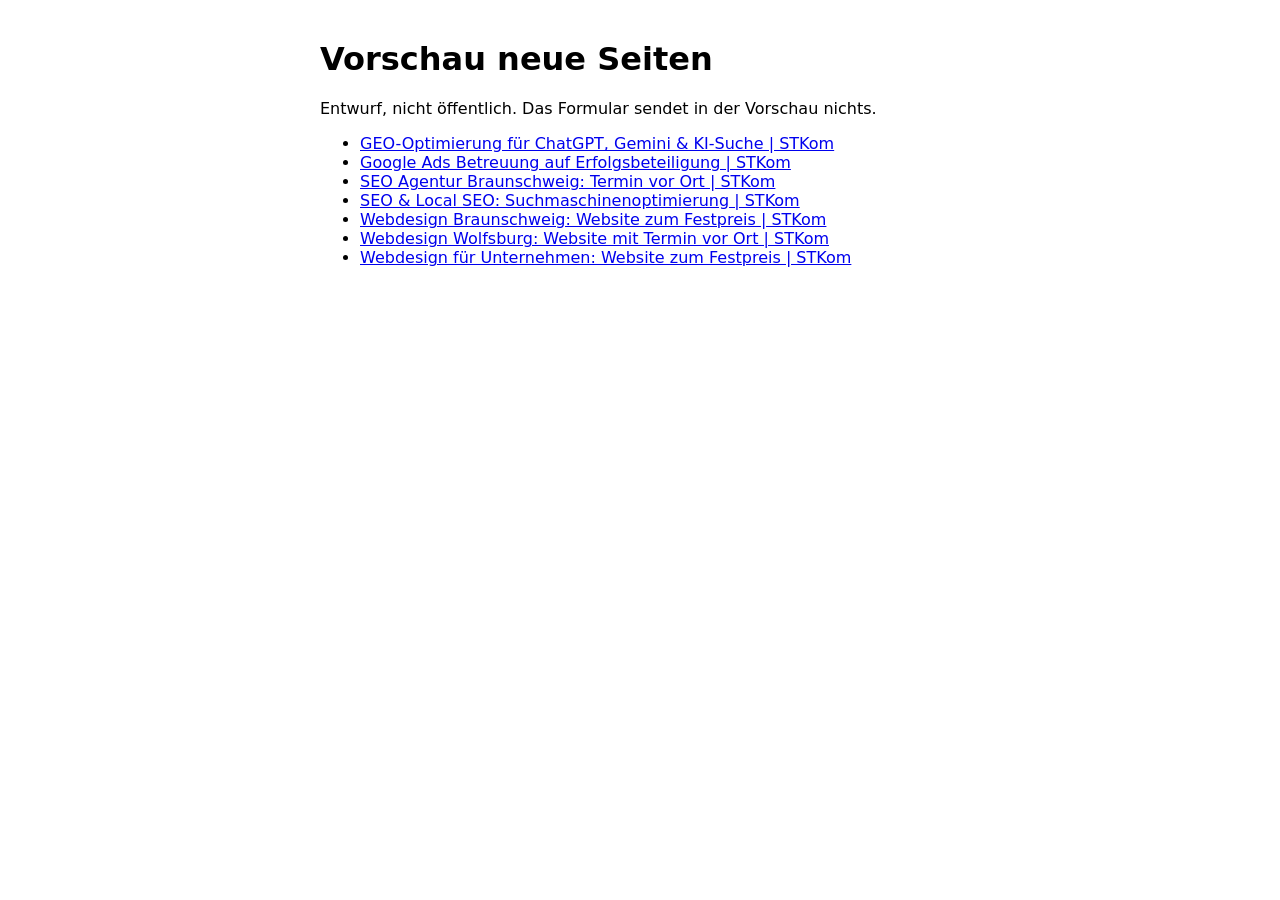
<file: index.html>
<!doctype html><html lang="de"><head><meta charset="utf-8"><meta name="robots" content="noindex, nofollow"><meta name="viewport" content="width=device-width, initial-scale=1"><title>Vorschau</title></head><body style="font-family:system-ui;max-width:640px;margin:40px auto;padding:0 16px"><h1>Vorschau neue Seiten</h1><p>Entwurf, nicht öffentlich. Das Formular sendet in der Vorschau nichts.</p><ul><li><a href="./geo-optimierung/">GEO-Optimierung für ChatGPT, Gemini &amp; KI-Suche | STKom</a></li><li><a href="./google-ads-betreuung/">Google Ads Betreuung auf Erfolgsbeteiligung | STKom</a></li><li><a href="./seo-braunschweig/">SEO Agentur Braunschweig: Termin vor Ort | STKom</a></li><li><a href="./seo/">SEO &amp; Local SEO: Suchmaschinenoptimierung | STKom</a></li><li><a href="./webdesign-braunschweig/">Webdesign Braunschweig: Website zum Festpreis | STKom</a></li><li><a href="./webdesign-wolfsburg/">Webdesign Wolfsburg: Website mit Termin vor Ort | STKom</a></li><li><a href="./webdesign/">Webdesign für Unternehmen: Website zum Festpreis | STKom</a></li></ul></body></html>
</file>
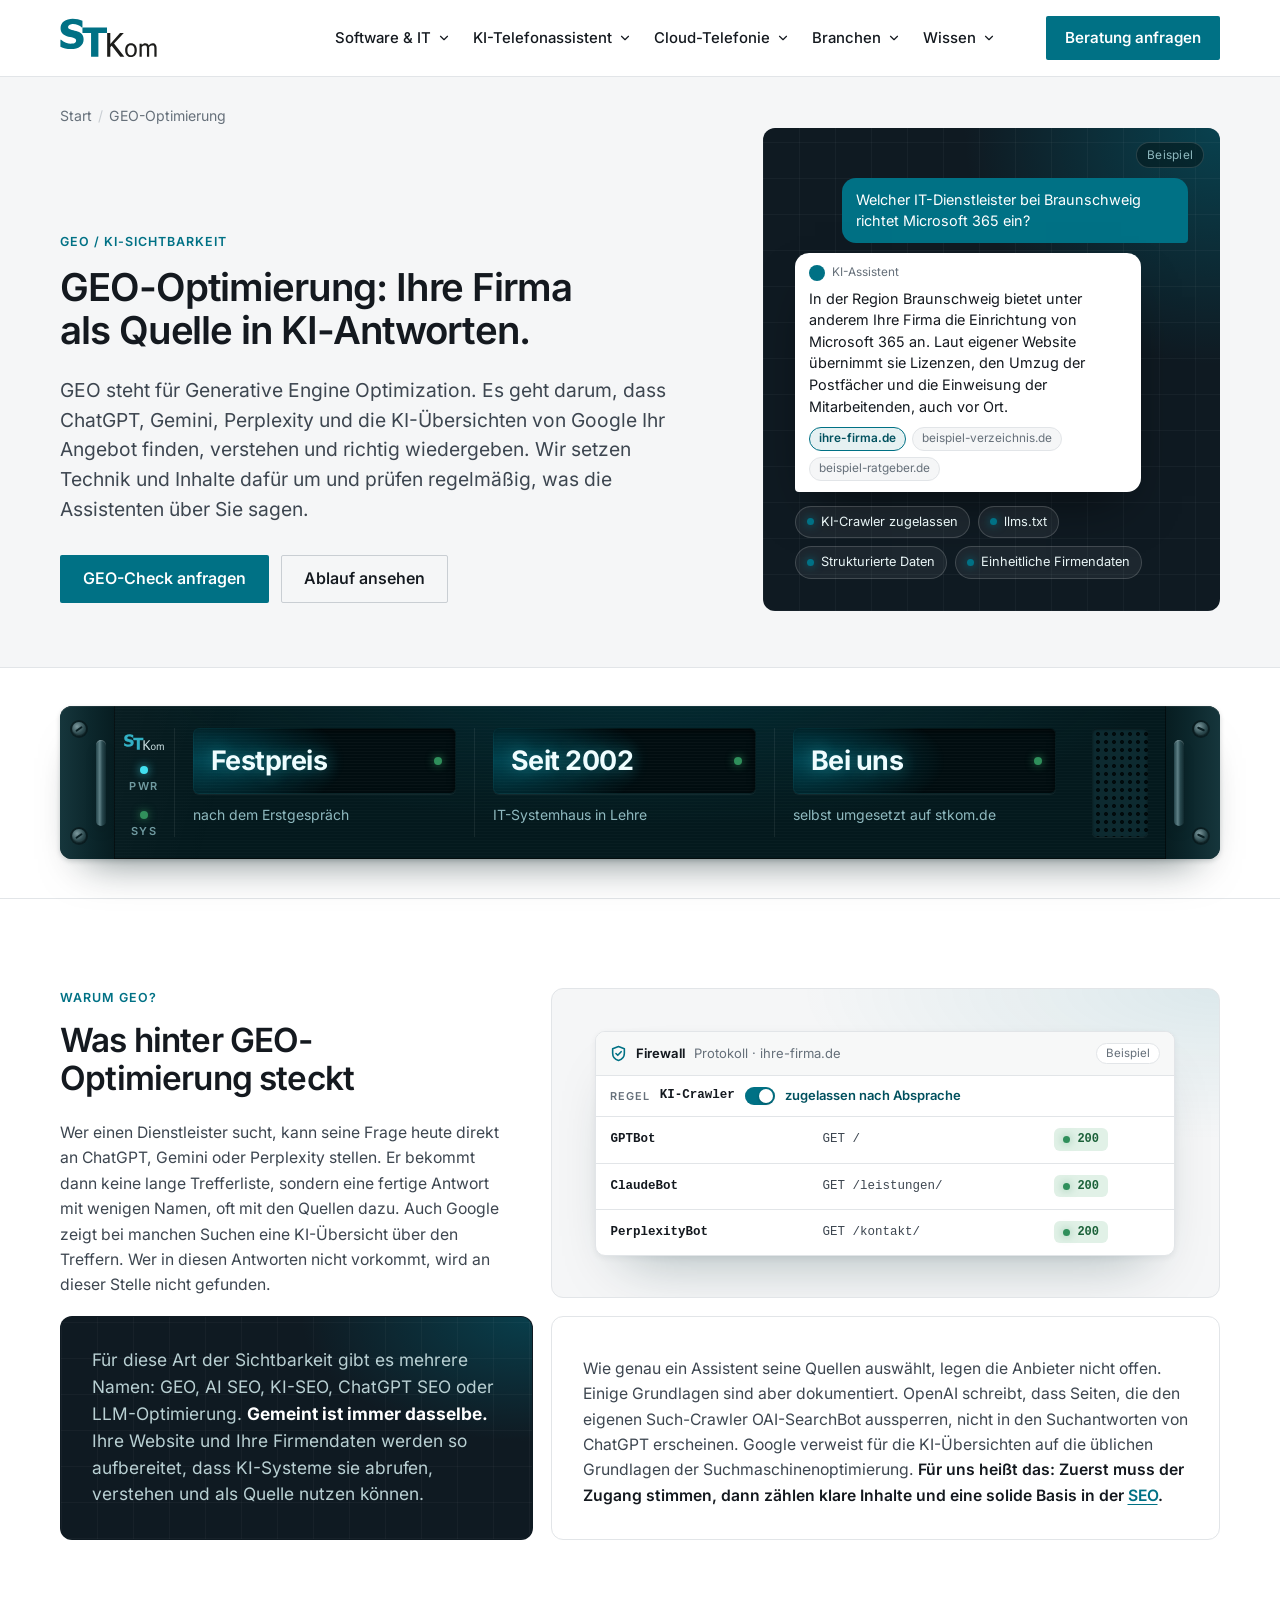
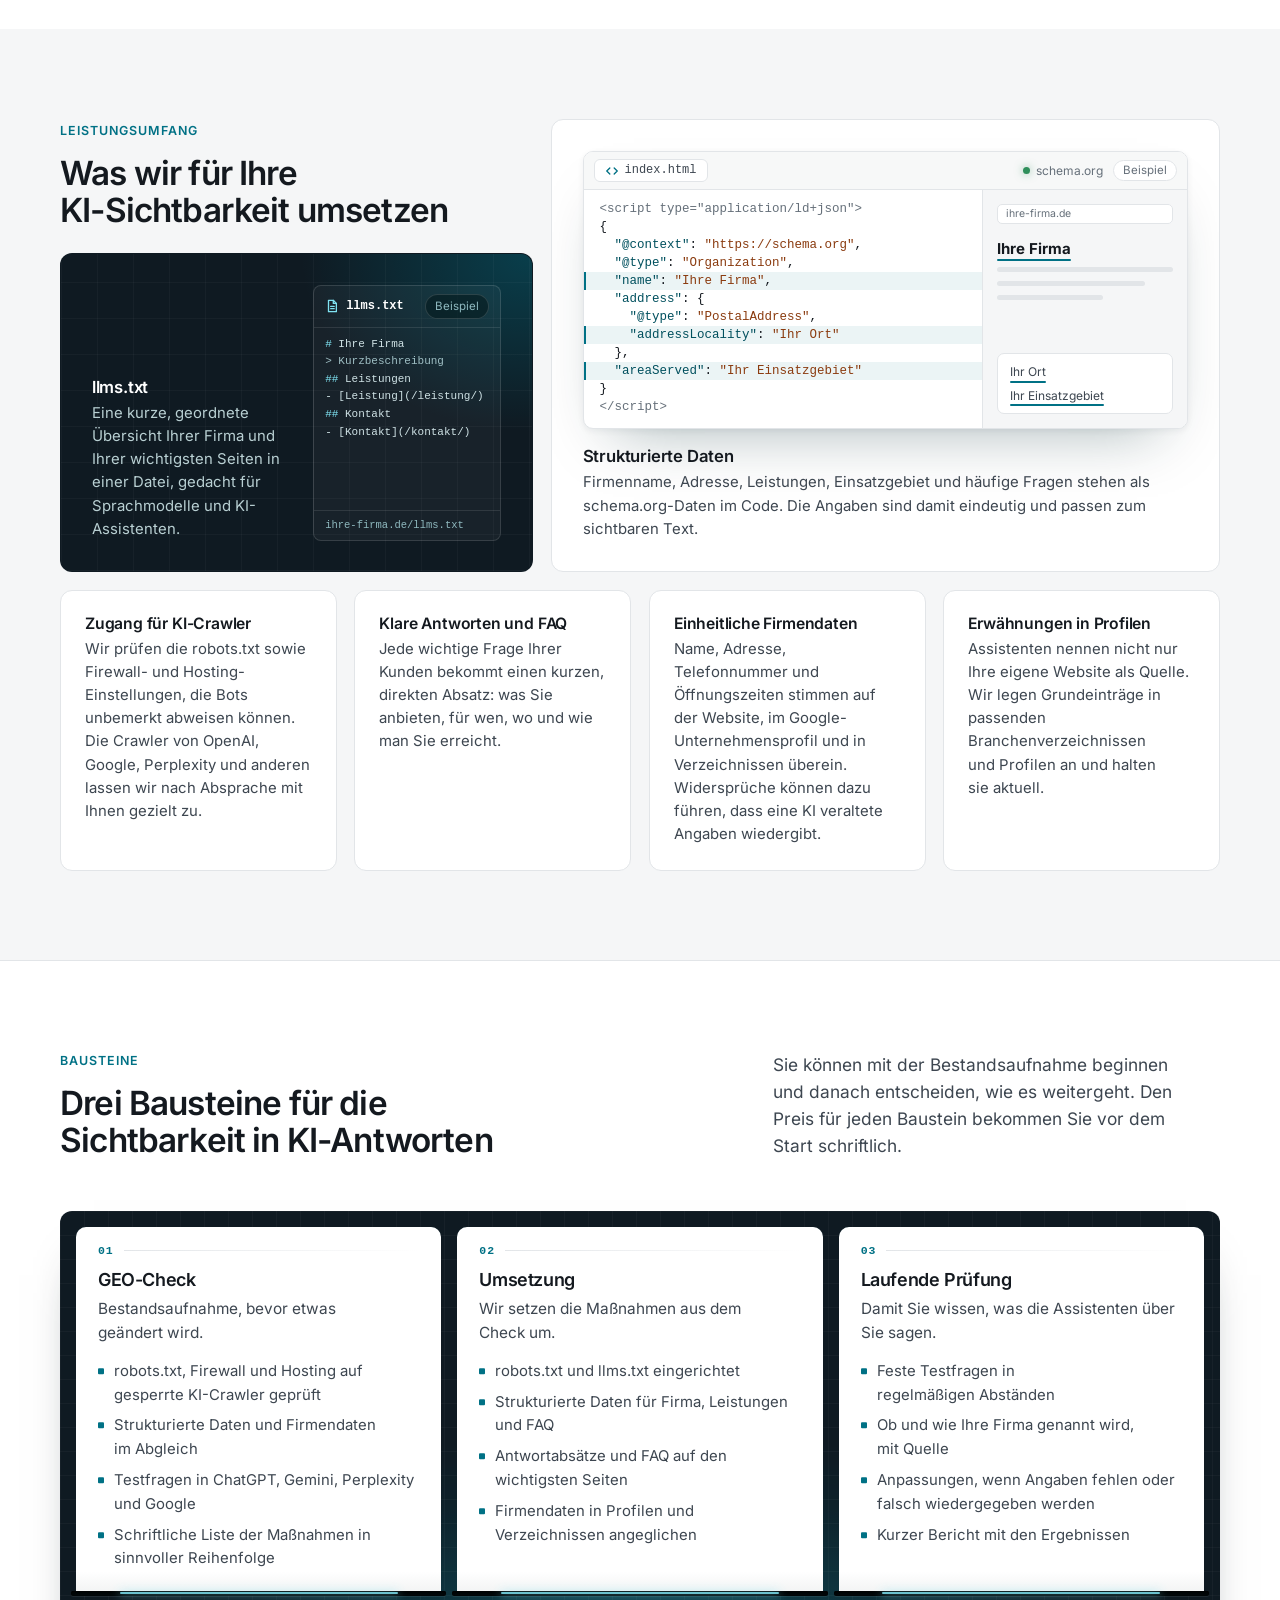
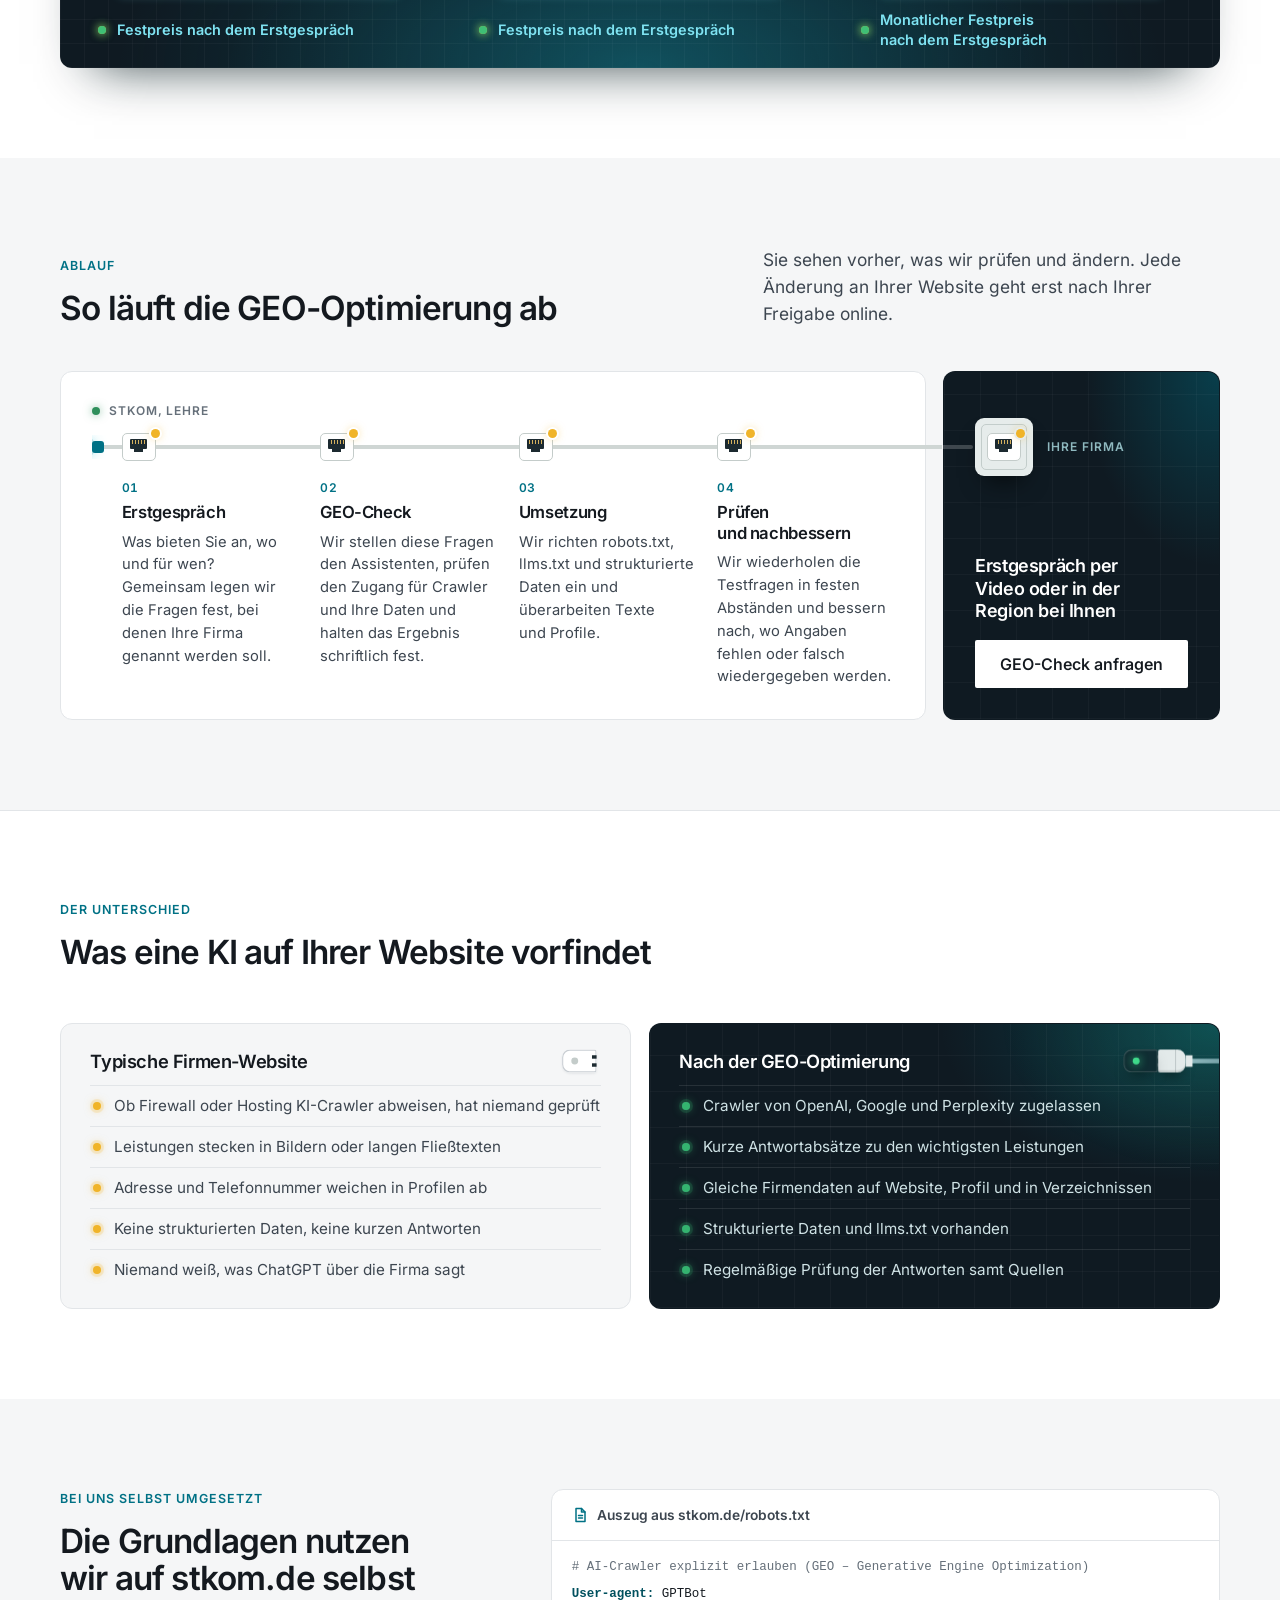
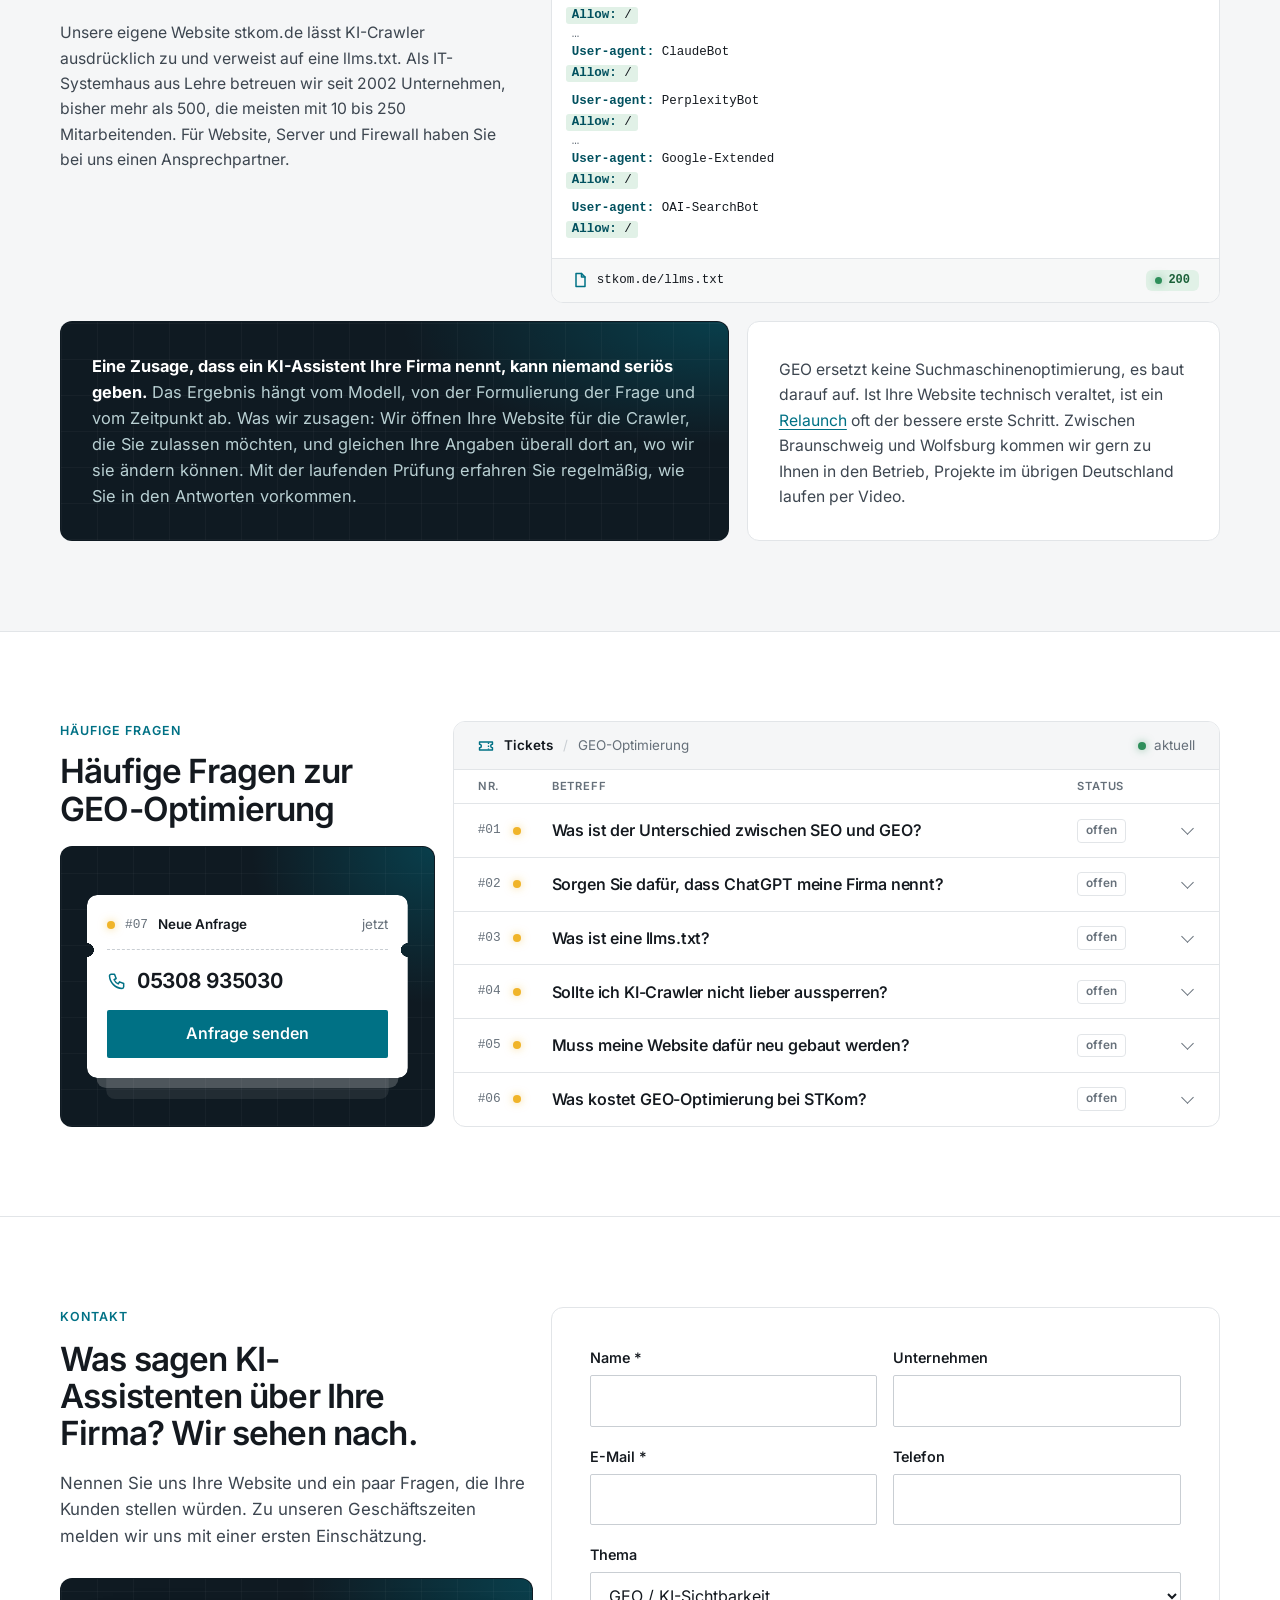
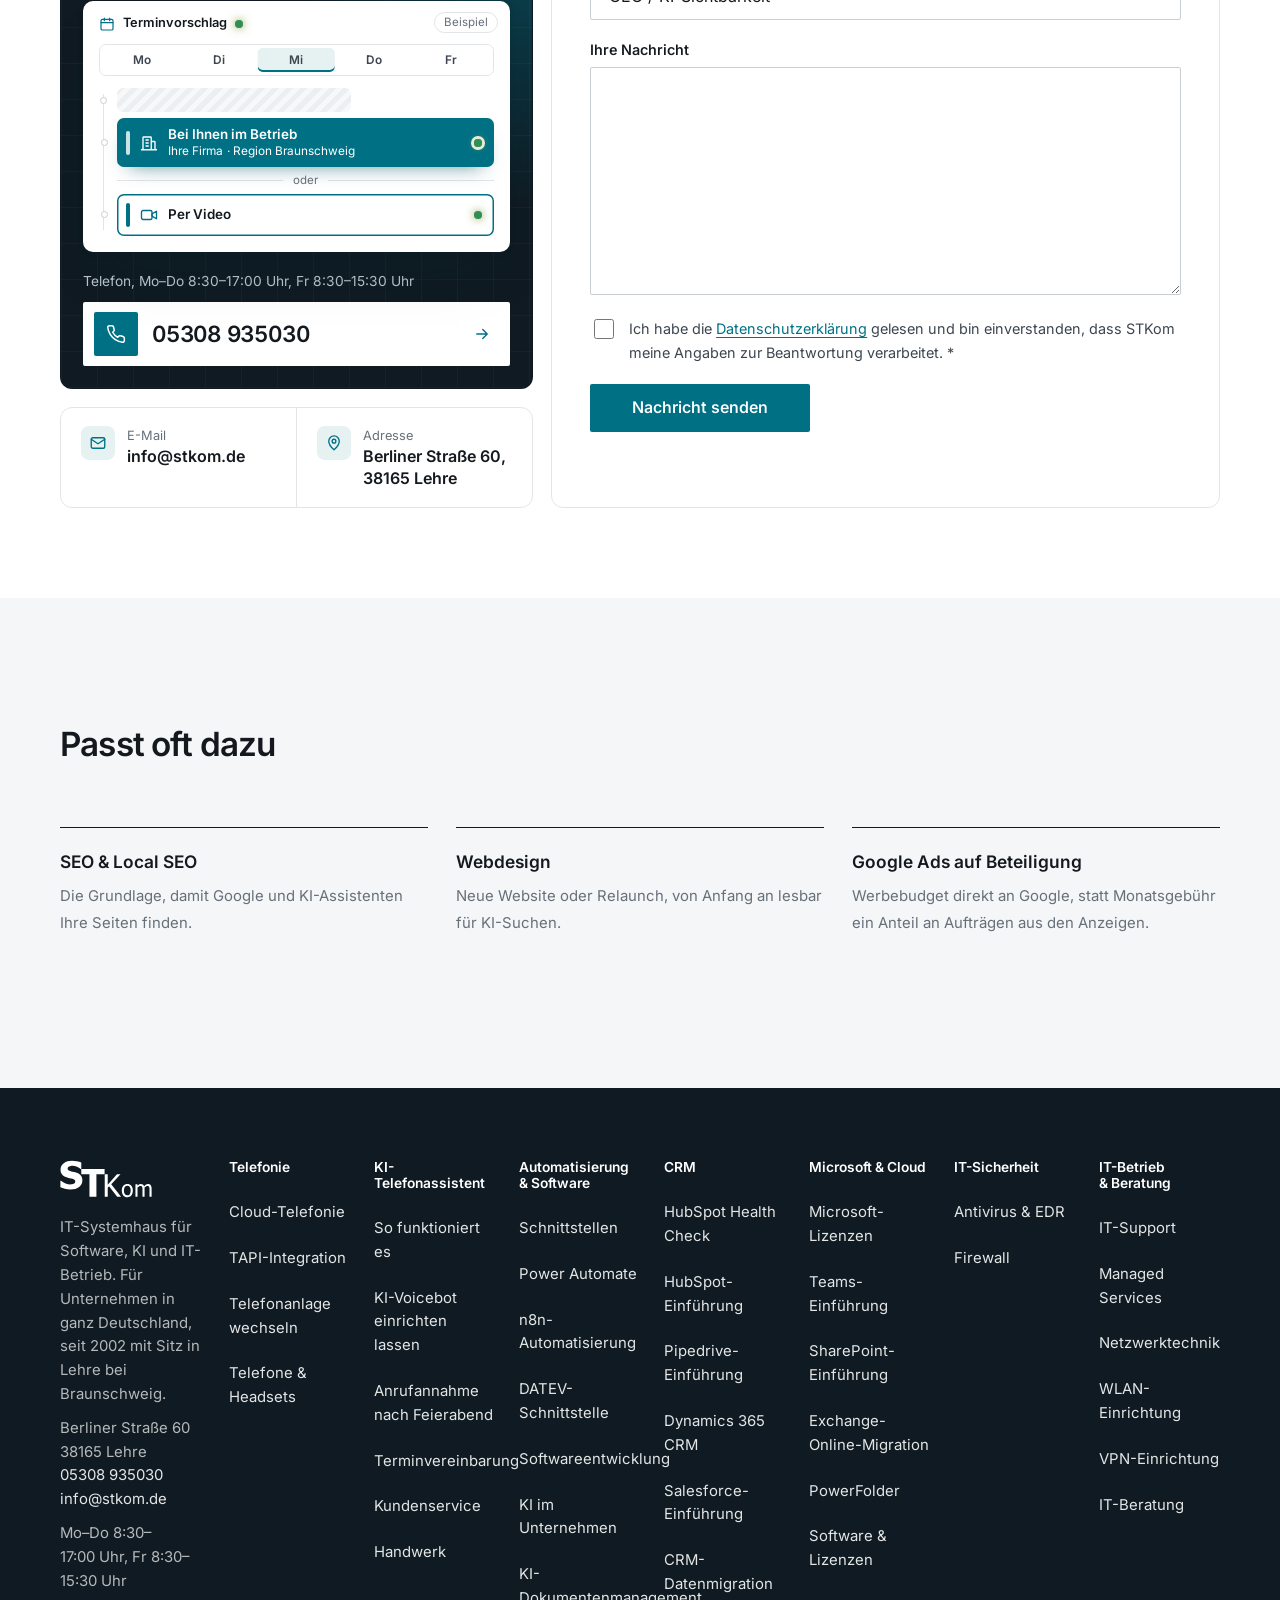
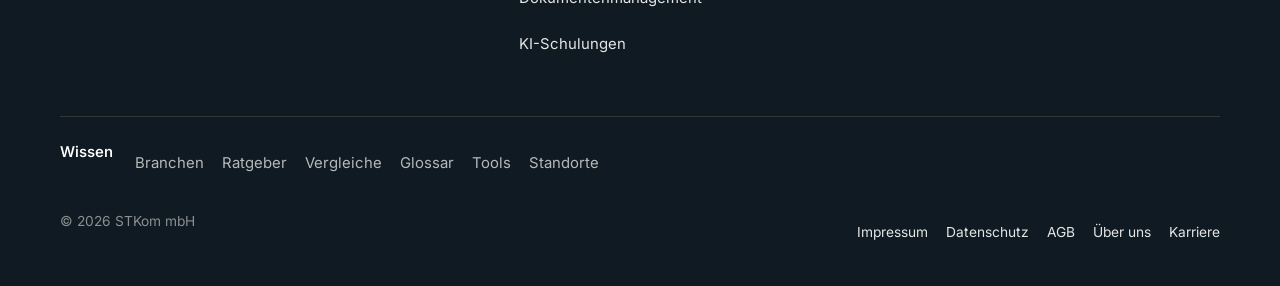
<file: geo-optimierung/index.html>
<!doctype html>
<html lang="de">
<head>
<meta charset="utf-8">
<meta name="viewport" content="width=device-width, initial-scale=1">
<title>GEO-Optimierung für ChatGPT, Gemini &amp; KI-Suche | STKom</title>
<meta name="description" content="Wir bereiten Ihre Website für ChatGPT, Gemini und KI-Übersichten auf. Den Festpreis nennen wir nach dem Erstgespräch.">
<meta name="robots" content="noindex, nofollow">
<link rel="canonical" href="https://www.stkom.de/geo-optimierung/">
<link rel="preload" href="./../fonts/inter-latin.woff2" as="font" type="font/woff2" crossorigin>

<link rel="stylesheet" href="./../css/site.css?v=f5492042d1">
<link rel="stylesheet" href="./../css/web.css?v=8045b9e375">
<script>document.documentElement.classList.add('js')</script>
<link rel="icon" href="./../img/logo-stkom.svg" type="image/svg+xml">
<meta name="theme-color" content="#04191d">
<meta property="og:type" content="website"><meta property="og:locale" content="de_DE"><meta property="og:site_name" content="STKom">
<meta property="og:title" content="GEO-Optimierung für ChatGPT, Gemini &amp; KI-Suche | STKom"><meta property="og:description" content="Wir bereiten Ihre Website für ChatGPT, Gemini und KI-Übersichten auf. Den Festpreis nennen wir nach dem Erstgespräch.">
<meta property="og:url" content="https://www.stkom.de/geo-optimierung/"><meta property="og:image" content="https://www.stkom.de/img/og-default.jpg">
<meta name="twitter:card" content="summary_large_image">
<meta name="geo.region" content="DE-NI"><meta name="geo.placename" content="Lehre">
<script type="application/ld+json">{"@context":"https://schema.org","@graph":[{"@type":["LocalBusiness","ProfessionalService"],"@id":"https://www.stkom.de/#org","name":"STKom mbH","legalName":"STKom Softwaregesellschaft für Technik und Kommunikation mbH","url":"https://www.stkom.de/","logo":"https://www.stkom.de/img/logo-stkom-512.png","image":"https://www.stkom.de/img/og-default.jpg","telephone":"+49 5308 935030","faxNumber":"+49 5308 990443","email":"info@stkom.de","foundingDate":"2002","address":{"@type":"PostalAddress","streetAddress":"Berliner Straße 60","postalCode":"38165","addressLocality":"Lehre","addressRegion":"Niedersachsen","addressCountry":"DE"},"geo":{"@type":"GeoCoordinates","latitude":52.3282222,"longitude":10.6671613},"openingHoursSpecification":[{"@type":"OpeningHoursSpecification","dayOfWeek":["Monday","Tuesday","Wednesday","Thursday"],"opens":"08:30","closes":"17:00"},{"@type":"OpeningHoursSpecification","dayOfWeek":"Friday","opens":"08:30","closes":"15:30"}],"areaServed":[{"@type":"Country","name":"Deutschland"},{"@type":"City","name":"Lehre"},{"@type":"City","name":"Braunschweig"},{"@type":"City","name":"Wolfsburg"},{"@type":"City","name":"Wolfenbüttel"},{"@type":"City","name":"Peine"},{"@type":"City","name":"Gifhorn"},{"@type":"City","name":"Helmstedt"},{"@type":"City","name":"Salzgitter"},{"@type":"City","name":"Königslutter am Elm"},{"@type":"State","name":"Niedersachsen"}],"vatID":"DE813484703","sameAs":["https://www.linkedin.com/company/stkom-mbh","https://www.facebook.com/STKommbH/"]},{"@type":"WebSite","@id":"https://www.stkom.de/#website","url":"https://www.stkom.de/","name":"STKom","inLanguage":"de-DE","publisher":{"@id":"https://www.stkom.de/#org"}},{"@type":"WebPage","@id":"https://www.stkom.de/geo-optimierung/#page","url":"https://www.stkom.de/geo-optimierung/","name":"GEO-Optimierung für ChatGPT, Gemini & KI-Suche | STKom","description":"Wir bereiten Ihre Website für ChatGPT, Gemini und KI-Übersichten auf. Den Festpreis nennen wir nach dem Erstgespräch.","isPartOf":{"@id":"https://www.stkom.de/#website"},"inLanguage":"de-DE","dateModified":"2026-10-31","about":{"@id":"https://www.stkom.de/#org"}},{"@type":"BreadcrumbList","itemListElement":[{"@type":"ListItem","position":1,"name":"Start","item":"https://www.stkom.de/"},{"@type":"ListItem","position":2,"name":"GEO-Optimierung","item":"https://www.stkom.de/geo-optimierung/"}]},{"@type":"Service","@id":"https://www.stkom.de/geo-optimierung/#service","name":"GEO-Optimierung","serviceType":"Generative Engine Optimization (GEO)","description":"Wir bereiten Ihre Website für ChatGPT, Gemini und KI-Übersichten auf. Den Festpreis nennen wir nach dem Erstgespräch.","provider":{"@id":"https://www.stkom.de/#org"},"url":"https://www.stkom.de/geo-optimierung/","areaServed":[{"@type":"Country","name":"Deutschland"},{"@type":"Country","name":"Deutschland"},{"@type":"City","name":"Lehre"},{"@type":"City","name":"Braunschweig"},{"@type":"City","name":"Wolfsburg"},{"@type":"City","name":"Wolfenbüttel"},{"@type":"City","name":"Peine"},{"@type":"City","name":"Gifhorn"},{"@type":"City","name":"Helmstedt"},{"@type":"City","name":"Salzgitter"},{"@type":"City","name":"Königslutter am Elm"}]},{"@type":"FAQPage","@id":"https://www.stkom.de/geo-optimierung/#faq","mainEntity":[{"@type":"Question","name":"Was ist der Unterschied zwischen SEO und GEO?","acceptedAnswer":{"@type":"Answer","text":"SEO zielt auf die Trefferliste bei Google. GEO zielt auf die Antworten von KI-Assistenten wie ChatGPT, Gemini und Perplexity und auf die KI-Übersichten bei Google. Vieles überschneidet sich, denn eine schnelle, gut gegliederte Website mit klaren Inhalten hilft bei beidem. GEO ergänzt das um den Zugang für KI-Crawler, eindeutige Firmendaten und die Prüfung der KI-Antworten."}},{"@type":"Question","name":"Sorgen Sie dafür, dass ChatGPT meine Firma nennt?","acceptedAnswer":{"@type":"Answer","text":"Das kann kein Anbieter zusagen, denn die Antworten ändern sich. Wir schaffen die Voraussetzungen und prüfen regelmäßig, ob und wie Sie genannt werden. Das Ergebnis bekommen Sie schriftlich."}},{"@type":"Question","name":"Was ist eine llms.txt?","acceptedAnswer":{"@type":"Answer","text":"Eine Textdatei im Hauptverzeichnis Ihrer Website, gedacht für Sprachmodelle und KI-Assistenten. Sie beschreibt Ihre Firma in wenigen Sätzen und verweist, nach Themen geordnet, auf die wichtigsten Seiten. Wir legen sie bei jeder GEO-Optimierung an."}},{"@type":"Question","name":"Sollte ich KI-Crawler nicht lieber aussperren?","acceptedAnswer":{"@type":"Answer","text":"Das entscheiden Sie. Manche Crawler sammeln Daten für das Training von Sprachmodellen, andere rufen Seiten für Suchantworten ab. Wir erklären Ihnen den Unterschied und richten die robots.txt so ein, wie Sie es möchten. Wer die Such-Crawler eines Anbieters aussperrt, verzichtet damit in der Regel auf dessen Suchantworten."}},{"@type":"Question","name":"Muss meine Website dafür neu gebaut werden?","acceptedAnswer":{"@type":"Answer","text":"Nicht unbedingt. Vieles lässt sich auf einer bestehenden Website umsetzen, etwa robots.txt, llms.txt und strukturierte Daten. Ist die Seite technisch veraltet oder fehlen Seiten zu Ihren Leistungen, besprechen wir, ob eine neue Website sinnvoller ist."}},{"@type":"Question","name":"Was kostet GEO-Optimierung bei STKom?","acceptedAnswer":{"@type":"Answer","text":"Das hängt vom Zustand Ihrer Website und vom Umfang Ihrer Leistungen und Standorte ab. Nach dem Erstgespräch bekommen Sie für jeden Baustein einen Festpreis."}}]}]}</script>
</head>
<body>
<a class="skip" href="#main">Zum Inhalt springen</a>
<header class="hdr hdr--dark"><div class="wrap hdr__bar">
<a class="hdr__logo" href="https://www.stkom.de/" aria-label="STKom – zur Startseite"><img src="./../img/logo-stkom.svg" alt="STKom" width="160" height="57"></a>
<nav class="nav" aria-label="Hauptnavigation"><ul>
<li class="nav__item" data-mega><button class="nav__link" aria-expanded="false" aria-haspopup="true">Software &amp; IT<svg viewBox="0 0 24 24" fill="none" stroke="currentColor" stroke-width="2" stroke-linecap="round" stroke-linejoin="round" aria-hidden="true"><path d="m6 9 6 6 6-6"/></svg></button><div class="mega mega--wide"><div class="mega__grid mega__grid--6"><div class="mega__col"><h3><a href="https://www.stkom.de/automatisierung/">Automatisierung &amp; Software</a></h3><ul><li><a href="https://www.stkom.de/schnittstellen/">Schnittstellen</a></li><li><a href="https://www.stkom.de/power-automate/">Power Automate</a></li><li><a href="https://www.stkom.de/n8n-automatisierung/">n8n-Automatisierung</a></li><li><a href="https://www.stkom.de/datev-schnittstelle/">DATEV-Schnittstelle</a></li><li><a href="https://www.stkom.de/softwareentwicklung/">Softwareentwicklung</a></li><li><a href="https://www.stkom.de/ki-touch-display/">KI im Unternehmen</a></li><li><a href="https://www.stkom.de/ki-dokumentenmanagement/">KI-Dokumenten&shy;management</a></li><li><a href="https://www.stkom.de/ki-schulung/">KI-Schulungen</a></li></ul></div><div class="mega__col"><h3><a href="https://www.stkom.de/crm-implementierung/">CRM</a></h3><ul><li><a href="https://www.stkom.de/hubspot-check/">HubSpot Health Check</a></li><li><a href="https://www.stkom.de/hubspot-agentur/">HubSpot-Einführung</a></li><li><a href="https://www.stkom.de/pipedrive-einfuehrung/">Pipedrive-Einführung</a></li><li><a href="https://www.stkom.de/dynamics-365-crm/">Dynamics 365 CRM</a></li><li><a href="https://www.stkom.de/salesforce-einfuehrung/">Salesforce-Einführung</a></li><li><a href="https://www.stkom.de/crm-datenmigration/">CRM-Datenmigration</a></li></ul></div><div class="mega__col"><h3><a href="https://www.stkom.de/microsoft-365/">Microsoft &amp; Cloud</a></h3><ul><li><a href="https://www.stkom.de/microsoft-lizenzen/">Microsoft-Lizenzen</a></li><li><a href="https://www.stkom.de/microsoft-teams-einfuehrung/">Teams-Einführung</a></li><li><a href="https://www.stkom.de/sharepoint-einfuehrung/">SharePoint-Einführung</a></li><li><a href="https://www.stkom.de/exchange-online-migration/">Exchange-Online-Migration</a></li><li><a href="https://www.stkom.de/powerfolder/">PowerFolder</a></li><li><a href="https://www.stkom.de/software/">Software &amp; Lizenzen</a></li></ul></div><div class="mega__col"><h3><a href="https://www.stkom.de/it-sicherheit/">IT-Sicherheit</a></h3><ul><li><a href="https://www.stkom.de/antivirus/">Antivirus &amp; EDR</a></li><li><a href="https://www.stkom.de/firewall/">Firewall</a></li></ul></div><div class="mega__col"><h3><a href="https://www.stkom.de/it-services/">IT-Betrieb &amp; Beratung</a></h3><ul><li><a href="https://www.stkom.de/it-support/">IT-Support</a></li><li><a href="https://www.stkom.de/managed-services/">Managed Services</a></li><li><a href="https://www.stkom.de/netzwerktechnik/">Netzwerktechnik</a></li><li><a href="https://www.stkom.de/wlan-einrichtung/">WLAN-Einrichtung</a></li><li><a href="https://www.stkom.de/vpn-einrichtung/">VPN-Einrichtung</a></li><li><a href="https://www.stkom.de/it-beratung/">IT-Beratung</a></li></ul></div><div class="mega__col"><h3><a href="./../webdesign/">Web &amp; Marketing</a></h3><ul><li><a href="./../webdesign/">Webdesign</a></li><li><a href="./../webdesign-braunschweig/">Webdesign Braunschweig</a></li><li><a href="./../webdesign-wolfsburg/">Webdesign Wolfsburg</a></li><li><a href="./../seo/">SEO &amp; Local SEO</a></li><li><a href="./../seo-braunschweig/">SEO Braunschweig</a></li><li><a href="./../geo-optimierung/">GEO</a></li><li><a href="./../google-ads-betreuung/">Google Ads auf Beteiligung</a></li></ul></div></div><div class="mega__foot"><span>Alles rund um Ihre IT – aus einer Hand, wenn Sie wollen.</span><a href="https://www.stkom.de/leistungen/">Alle Leistungen</a></div></div></li>
<li class="nav__item" data-mega><button class="nav__link" aria-expanded="false" aria-haspopup="true">KI-Telefonassistent<svg viewBox="0 0 24 24" fill="none" stroke="currentColor" stroke-width="2" stroke-linecap="round" stroke-linejoin="round" aria-hidden="true"><path d="m6 9 6 6 6-6"/></svg></button><div class="mega mega--wide"><div class="mega__grid mega__grid--3"><div class="mega__col"><h3><a href="https://www.stkom.de/ki-voice-agents/">KI-Telefonassistent</a></h3><ul><li><a href="https://www.stkom.de/ki-voice-agents/">Überblick</a></li><li><a href="https://www.stkom.de/ki-telefonassistent/so-funktioniert-es/">So funktioniert es</a></li><li><a href="https://www.stkom.de/ki-telefonassistent/voicebot-einrichten/">KI-Voicebot einrichten lassen</a></li><li><a href="https://www.stkom.de/ki-telefonassistent/anrufannahme-nach-feierabend/">Anrufannahme nach Feierabend</a></li><li><a href="https://www.stkom.de/ki-telefonassistent/terminvereinbarung/">Terminvereinbarung</a></li><li><a href="https://www.stkom.de/ki-telefonassistent/kundenservice/">Kundenservice</a></li><li><a href="https://www.stkom.de/ki-telefonassistent/bestellannahme/">Bestellannahme</a></li><li><a href="https://www.stkom.de/whatsapp-assistent/">WhatsApp-Assistent</a></li></ul></div><div class="mega__col"><h3>Nach Branche</h3><ul><li><a href="https://www.stkom.de/ki-telefonassistent/handwerk/">Handwerk</a></li><li><a href="https://www.stkom.de/ki-telefonassistent/arztpraxis/">Arztpraxis</a></li><li><a href="https://www.stkom.de/ki-telefonassistent/hausverwaltung/">Hausverwaltung</a></li><li><a href="https://www.stkom.de/ki-telefonassistent/kanzlei/">Kanzlei</a></li><li><a href="https://www.stkom.de/ki-telefonassistent/autohaus-werkstatt/">Autohaus &amp; Werkstatt</a></li><li><a href="https://www.stkom.de/ki-telefonassistent/zahnarztpraxis/">Zahnarztpraxis</a></li><li><a href="https://www.stkom.de/ki-telefonassistent/tierarztpraxis/">Tierarztpraxis</a></li><li><a href="https://www.stkom.de/ki-telefonassistent/physiotherapie/">Physiotherapie</a></li><li><a href="https://www.stkom.de/ki-telefonassistent/pflegedienst/">Pflegedienst</a></li><li><a href="https://www.stkom.de/ki-telefonassistent/immobilienmakler/">Immobilienmakler</a></li><li><a href="https://www.stkom.de/ki-voice-agents/">Alle Einsatzfälle …</a></li></ul></div><div class="mega__col"><h3><a href="https://www.stkom.de/standorte/">Einsatzgebiet</a></h3><ul class="mega__stack"><li><a href="https://www.stkom.de/kontakt/">Deutschlandweit<span>Remote und per Videokonferenz, vor Ort nach Absprache</span></a></li><li><a href="https://www.stkom.de/standorte/">Standorte &amp; Vor-Ort-Service<span>Sitz in Lehre bei Braunschweig</span></a></li></ul></div></div><div class="mega__foot"><span>Nimmt Anrufe an, wenn niemand kann – auch nach Feierabend.</span><a href="https://www.stkom.de/ki-voice-agents/">So funktioniert der Assistent</a></div></div></li>
<li class="nav__item" data-mega><button class="nav__link" aria-expanded="false" aria-haspopup="true">Cloud-Telefonie<svg viewBox="0 0 24 24" fill="none" stroke="currentColor" stroke-width="2" stroke-linecap="round" stroke-linejoin="round" aria-hidden="true"><path d="m6 9 6 6 6-6"/></svg></button><div class="mega mega--wide"><div class="mega__grid mega__grid--3"><div class="mega__col"><h3><a href="https://www.stkom.de/telefonie/">Cloud-Telefonie</a></h3><ul><li><a href="https://www.stkom.de/cloud-telefonie/">Cloud-Telefonanlage</a></li><li><a href="https://www.stkom.de/tapi-integration/">TAPI-Integration</a></li><li><a href="https://www.stkom.de/telefonanlage-wechseln/">Telefonanlage wechseln</a></li><li><a href="https://www.stkom.de/telefonie-hardware/">Telefone &amp; Headsets</a></li><li><a href="https://www.stkom.de/tapicall/">TAPICall (ESTOS)</a></li><li><a href="https://www.stkom.de/rufnummernportierung/">Rufnummernportierung</a></li><li><a href="https://www.stkom.de/sip-trunk/">SIP-Trunk</a></li></ul></div><div class="mega__col"><h3>Funktionen</h3><ul><li><a href="https://www.stkom.de/teams-telefonie/">Teams-Telefonie</a></li><li><a href="https://www.stkom.de/handy-als-nebenstelle/">Handy als Nebenstelle</a></li><li><a href="https://www.stkom.de/warteschleife-ansagen/">Warteschleife &amp; Ansagen</a></li><li><a href="https://www.stkom.de/ivr-sprachmenue/">Sprachmenü (IVR)</a></li><li><a href="https://www.stkom.de/callcenter-funktionen/">Callcenter-Funktionen</a></li><li><a href="https://www.stkom.de/fax-to-mail/">Fax to Mail</a></li><li><a href="https://www.stkom.de/telefonanlage-kleine-unternehmen/">Für kleine Unternehmen</a></li></ul></div><div class="mega__col"><h3><a href="https://www.stkom.de/standorte/">Einsatzgebiet</a></h3><ul class="mega__stack"><li><a href="https://www.stkom.de/kontakt/">Deutschlandweit<span>Remote und per Videokonferenz, vor Ort nach Absprache</span></a></li><li><a href="https://www.stkom.de/standorte/">Standorte &amp; Vor-Ort-Service<span>Sitz in Lehre bei Braunschweig</span></a></li></ul></div></div><div class="mega__foot"><span>Rufnummer bleibt, alte Anlage läuft bis zum Umschalttag. Am Umschalttag sind wir vor Ort.</span><a href="https://www.stkom.de/kontakt/">Angebot anfragen</a></div></div></li>
<li class="nav__item" data-mega><button class="nav__link" aria-expanded="false" aria-haspopup="true">Branchen<svg viewBox="0 0 24 24" fill="none" stroke="currentColor" stroke-width="2" stroke-linecap="round" stroke-linejoin="round" aria-hidden="true"><path d="m6 9 6 6 6-6"/></svg></button><div class="mega mega--mid"><div class="mega__grid mega__grid--3"><div class="mega__col"><h3><a href="https://www.stkom.de/branchen/">Branchen</a></h3><ul><li><a href="https://www.stkom.de/branchen/handwerk/">Handwerk</a></li><li><a href="https://www.stkom.de/branchen/maschinenbau-industrie/">Maschinenbau &amp; Industrie</a></li><li><a href="https://www.stkom.de/branchen/automotive-zulieferer/">Automotive-Zulieferer</a></li><li><a href="https://www.stkom.de/branchen/steuerberater-kanzleien/">Steuerberater &amp; Kanzleien</a></li><li><a href="https://www.stkom.de/branchen/hausverwaltung-immobilien/">Hausverwaltung &amp; Immobilien</a></li><li><a href="https://www.stkom.de/branchen/logistik-spedition/">Logistik &amp; Spedition</a></li><li><a href="https://www.stkom.de/branchen/handel-grosshandel/">Handel &amp; Großhandel</a></li><li><a href="https://www.stkom.de/branchen/dienstleister-agenturen/">Dienstleister &amp; Agenturen</a></li><li><a href="https://www.stkom.de/branchen/arztpraxen-gesundheit/">Arztpraxen &amp; Gesundheit</a></li></ul></div><div class="mega__col"><h3><a href="https://www.stkom.de/standorte/">Einsatzgebiet</a></h3><ul class="mega__stack"><li><a href="https://www.stkom.de/kontakt/">Deutschlandweit<span>Remote und per Videokonferenz, vor Ort nach Absprache</span></a></li><li><a href="https://www.stkom.de/standorte/">Standorte &amp; Vor-Ort-Service<span>Sitz in Lehre bei Braunschweig</span></a></li></ul></div></div></div></li>
<li class="nav__item" data-mega><button class="nav__link" aria-expanded="false" aria-haspopup="true">Wissen<svg viewBox="0 0 24 24" fill="none" stroke="currentColor" stroke-width="2" stroke-linecap="round" stroke-linejoin="round" aria-hidden="true"><path d="m6 9 6 6 6-6"/></svg></button><div class="mega mega--mid"><div class="mega__grid mega__grid--2"><div class="mega__col"><h3>Wissen</h3><ul class="mega__stack"><li><a href="https://www.stkom.de/ratgeber/">Ratgeber<span>Praxiswissen für Entscheider</span></a></li><li><a href="https://www.stkom.de/vergleich/">Vergleiche<span>Systeme und Tarife gegenübergestellt</span></a></li><li><a href="https://www.stkom.de/glossar/">IT-Glossar<span>Begriffe kurz erklärt</span></a></li><li><a href="https://www.stkom.de/tools/">Kostenlose Tools<span>Ansagetexte, Rechner</span></a></li><li><a href="https://www.stkom.de/cloudya-app/">Cloudya-Anleitungen<span>Hilfe zur Telefonie-App</span></a></li></ul></div><div class="mega__col"><h3>STKom</h3><ul class="mega__stack"><li><a href="https://www.stkom.de/ueber-uns/">Über uns<span>Seit 2002 aus Lehre</span></a></li><li><a href="https://www.stkom.de/karriere/">Karriere<span>Offene Stellen</span></a></li><li><a href="https://www.stkom.de/support/">Support-Portal<span>Ticket und Status</span></a></li><li><a href="https://www.stkom.de/kontakt/">Kontakt<span>Telefon, E-Mail, Anfahrt</span></a></li></ul></div></div></div></li>
</ul></nav>
<div class="hdr__cta"><a class="hdr__phone" href="tel:+495308935030">05308 935030</a><a class="btn btn--signal" href="#kontakt">Beratung anfragen</a></div>
<button class="burger" aria-label="Menü" aria-expanded="false"><span></span><span></span><span></span></button>
</div></header>
<main id="main"><section class="dhero page-dark-top"><div class="wrap"><nav class="crumbs" aria-label="Brotkrumen"><ol><li><a href="https://www.stkom.de/">Start</a></li><li aria-current="page">GEO-Optimierung</li></ol></nav>
<div class="dhero__grid"><div class="dhero__text"><span class="kicker">GEO / KI-Sichtbarkeit</span>
<h1 class="t-h1 t-h1--long">GEO-Optimierung: Ihre Firma als Quelle in KI-Antworten.</h1>
<p class="lead">GEO steht für Generative Engine Optimization. Es geht darum, dass ChatGPT, Gemini, Perplexity und die KI-Übersichten von Google Ihr Angebot finden, verstehen und richtig wiedergeben. Wir setzen Technik und Inhalte dafür um und prüfen regelmäßig, was die Assistenten über Sie sagen.</p>
<div class="btn-row"><a class="btn btn--signal" href="#kontakt">GEO-Check anfragen</a><a class="btn btn--ghost" href="#ablauf">Ablauf ansehen</a></div></div>
<div class="stage stage--chat" role="group" aria-label="Beispiel: Ein KI-Assistent beantwortet eine Frage nach einem IT-Dienstleister und nennt eine Firma mit ihrer Website als Quelle"><span class="stage__tag">Beispiel</span>
<div class="chat" aria-hidden="true"><div class="bub bub--q">Welcher IT-Dienstleister bei Braunschweig richtet Microsoft 365 ein?</div>
<div class="bub bub--a"><span class="who">KI-Assistent</span><p data-text="In der Region Braunschweig bietet unter anderem Ihre Firma die Einrichtung von Microsoft 365 an. Laut eigener Website übernimmt sie Lizenzen, den Umzug der Postfächer und die Einweisung der Mitarbeitenden, auch vor Ort.">In der Region Braunschweig bietet unter anderem Ihre Firma die Einrichtung von Microsoft 365 an. Laut eigener Website übernimmt sie Lizenzen, den Umzug der Postfächer und die Einweisung der Mitarbeitenden, auch vor Ort.</p>
<div class="src"><span class="is-you">ihre-firma.de</span><span>beispiel-verzeichnis.de</span><span>beispiel-ratgeber.de</span></div></div></div>
<div class="chips" aria-hidden="true"><span class="chip-ok">KI-Crawler zugelassen</span><span class="chip-ok">llms.txt</span><span class="chip-ok">Strukturierte Daten</span><span class="chip-ok">Einheitliche Firmendaten</span></div>
</div></div></div></section>
<link rel="stylesheet" href="./../css/bento.css?v=1fd1c8bfe5">
<link rel="stylesheet" href="./../css/seiten/geo-optimierung.css?v=ac118afccf">
<section data-sek="kennzahlen" class="section sk-kennzahlen" aria-label="Kennzahlen"><div class="wrap">
<div class="sk-kennzahlen-unit" data-bx-live data-bx-scroll>
<div class="sk-kennzahlen-ear" aria-hidden="true"><i class="sk-kennzahlen-screw"></i><b class="sk-kennzahlen-handle"></b><i class="sk-kennzahlen-screw"></i></div>
<div class="sk-kennzahlen-front">
<div class="sk-kennzahlen-sys" aria-hidden="true"><svg class="sk-kennzahlen-logo" viewBox="-1 43 236 97"><path class="a" d="M25.73,118.26c-5.42,0-10.18-.52-14.29-1.57-4.11-1.05-7.92-2.35-11.44-3.9v-16.85h1.61c3.54,3.01,7.45,5.32,11.73,6.94,4.27,1.62,8.42,2.42,12.44,2.42,1.01,0,2.35-.11,4.01-.33s3-.57,4.01-1.04c1.23-.54,2.28-1.29,3.13-2.25.85-.96,1.28-2.24,1.28-3.82,0-1.78-.7-3.22-2.09-4.33s-3.06-1.92-4.99-2.43c-2.41-.63-4.98-1.24-7.72-1.81-2.74-.57-5.3-1.27-7.68-2.09-5.48-1.93-9.41-4.54-11.79-7.8-2.38-3.27-3.56-7.36-3.56-12.27,0-6.63,2.81-12,8.42-16.11,5.61-4.11,12.62-6.16,21.03-6.16,4.22,0,8.41.43,12.58,1.29,4.17.86,7.9,2.02,11.2,3.48v16.2h-1.57c-2.63-2.24-5.83-4.13-9.62-5.68-3.78-1.54-7.67-2.32-11.66-2.32-1.55,0-2.94.11-4.18.33-1.23.22-2.53.64-3.89,1.27-1.11.5-2.07,1.25-2.87,2.24-.81.99-1.21,2.1-1.21,3.32,0,1.81.64,3.24,1.92,4.31,1.28,1.06,3.76,2.02,7.44,2.88,2.38.54,4.66,1.06,6.87,1.57,2.2.51,4.55,1.21,7.06,2.09,4.91,1.78,8.56,4.16,10.95,7.16,2.39,3,3.59,6.96,3.59,11.87,0,7.04-2.77,12.7-8.3,16.98-5.53,4.28-13.01,6.42-22.42,6.42h0Z"/><polygon class="a" points="74.57 136.67 74.57 79.35 53.61 79.35 53.61 65.8 113.37 65.8 113.37 79.35 92.41 79.35 92.41 136.67 74.57 136.67 74.57 136.67"/><polygon class="b" points="155.63 136.93 145.71 136.93 124.77 110.23 121.42 113.97 121.42 136.93 113.75 136.93 113.75 79.48 121.42 79.48 121.42 106.02 145.05 79.48 154.21 79.48 130.46 105.14 155.63 136.93 155.63 136.93"/><path class="b" fill-rule="evenodd" d="M185.85,121.08c0,5.34-1.29,9.46-3.86,12.37-2.58,2.91-6.01,4.36-10.29,4.36s-7.88-1.5-10.41-4.5c-2.53-3-3.79-7.08-3.79-12.23s1.3-9.42,3.91-12.35c2.6-2.93,6.04-4.4,10.3-4.4s7.71,1.46,10.29,4.39c2.58,2.93,3.86,7.05,3.86,12.37h0ZM180.32,121.08c0-4.09-.75-7.13-2.24-9.12-1.49-1.99-3.62-2.98-6.38-2.98s-4.92.99-6.42,2.98c-1.5,1.99-2.25,5.03-2.25,9.12s.75,6.96,2.25,9c1.5,2.04,3.64,3.07,6.42,3.07s4.86-1,6.36-3.01c1.5-2.01,2.25-5.03,2.25-9.06h0Z"/><path class="b" d="M228.62,136.93v-18.36c0-1.46-.06-2.81-.17-4.05-.11-1.24-.35-2.21-.71-2.91-.38-.76-.92-1.32-1.62-1.68-.7-.36-1.65-.54-2.85-.54-1.1,0-2.28.34-3.54,1.02-1.26.68-2.57,1.65-3.91,2.93.02.32.04.71.07,1.15.03.44.04.97.04,1.58v20.87h-5.36v-18.36c0-1.46-.06-2.81-.17-4.05-.11-1.24-.35-2.21-.71-2.91-.38-.76-.92-1.32-1.62-1.68-.7-.36-1.65-.54-2.85-.54s-2.37.36-3.64,1.09c-1.27.72-2.5,1.65-3.7,2.77v23.68h-5.36v-31.74h5.36v3.53c1.4-1.4,2.8-2.49,4.17-3.26,1.38-.77,2.89-1.15,4.54-1.15,1.88,0,3.54.43,5,1.28,1.45.93,2.56,2.26,3.32,4.21,1.61-1.8,3.19-3.17,4.73-4.09,1.54-.93,3.21-1.39,5.01-1.39,1.37,0,2.61.21,3.73.64,1.12.43,2.1,1.11,2.93,2.06.85.97,1.51,2.17,1.98,3.61.46,1.44.7,3.25.7,5.43v20.88h-5.36Z"/></svg><span class="sk-kennzahlen-pwr"></span><span class="sk-kennzahlen-silk">PWR</span><span class="sk-kennzahlen-silk sk-kennzahlen-silk--sys">SYS</span></div>
<dl class="sk-kennzahlen-dl">
<div class="sk-kennzahlen-mod" style="--i:0"><dt><span class="sk-kennzahlen-val">Festpreis</span></dt><dd>nach dem&nbsp;Erstgespräch</dd></div>
<div class="sk-kennzahlen-mod" style="--i:1"><dt><span class="sk-kennzahlen-val">Seit 2002</span></dt><dd>IT-Systemhaus in&nbsp;Lehre</dd></div>
<div class="sk-kennzahlen-mod" style="--i:2"><dt><span class="sk-kennzahlen-val">Bei uns</span></dt><dd>selbst umgesetzt auf&nbsp;stkom.de</dd></div>
</dl>
<div class="sk-kennzahlen-grille" aria-hidden="true"></div>
<span class="sk-kennzahlen-glare" aria-hidden="true"></span>
</div>
<div class="sk-kennzahlen-ear sk-kennzahlen-ear--r" aria-hidden="true"><i class="sk-kennzahlen-screw"></i><b class="sk-kennzahlen-handle"></b><i class="sk-kennzahlen-screw"></i></div>
</div>
</div></section>

<section data-sek="erklaer" class="section bx sk-geo-erklaer"><div class="wrap"><div class="bx-grid sk-geo-erklaer-grid">
<div class="sk-geo-erklaer-intro" style="--c:5;--c-t:12" data-bx><span class="kicker">Warum GEO?</span><h2 class="t-h2">Was hinter GEO-Optimierung steckt</h2>
<p>Wer einen Dienstleister sucht, kann seine Frage heute direkt an ChatGPT, Gemini oder Perplexity stellen. Er bekommt dann keine lange Trefferliste, sondern eine fertige Antwort mit wenigen Namen, oft mit den Quellen dazu. Auch Google zeigt bei manchen Suchen eine KI-Übersicht über den Treffern. Wer in diesen Antworten nicht vorkommt, wird an dieser Stelle nicht gefunden.</p></div>
<div class="bx-tile bx-tile--paper sk-geo-erklaer-stage" style="--c:7;--c-t:12;--d:1" data-bx><figure class="bx-live sk-geo-erklaer-fw" data-bx-live aria-hidden="true">
<div class="sk-geo-erklaer-top"><svg viewBox="0 0 16 16"><path d="M8 1.5 2.5 3.6v4.1c0 3.2 2.3 5.9 5.5 6.8 3.2-.9 5.5-3.6 5.5-6.8V3.6z"/><path d="m5.6 8 1.7 1.7 3.2-3.4"/></svg><b>Firewall</b><span class="sk-geo-erklaer-host">Protokoll · ihre-firma.de</span><span class="bx-tag">Beispiel</span></div>
<div class="sk-geo-erklaer-rule"><span class="sk-geo-erklaer-rk">Regel</span><b>KI-Crawler</b><span class="sk-geo-erklaer-sw"><i class="sk-geo-erklaer-on"></i><i class="sk-geo-erklaer-knob"></i></span><span class="sk-geo-erklaer-rv"><span class="sk-geo-erklaer-r1">gesperrt</span><span class="sk-geo-erklaer-r2">zugelassen nach Absprache</span></span></div>
<ol class="sk-geo-erklaer-log">
<li style="--i:0"><b>GPTBot</b><code>GET /</code><span class="sk-geo-erklaer-st"><span class="sk-geo-erklaer-no"><i class="bx-led"></i>abgewiesen</span><span class="sk-geo-erklaer-ok"><i class="bx-led bx-led--ok"></i>200</span></span></li>
<li style="--i:1"><b>ClaudeBot</b><code>GET /leistungen/</code><span class="sk-geo-erklaer-st"><span class="sk-geo-erklaer-no"><i class="bx-led"></i>abgewiesen</span><span class="sk-geo-erklaer-ok"><i class="bx-led bx-led--ok"></i>200</span></span></li>
<li style="--i:2"><b>PerplexityBot</b><code>GET /kontakt/</code><span class="sk-geo-erklaer-st"><span class="sk-geo-erklaer-no"><i class="bx-led"></i>abgewiesen</span><span class="sk-geo-erklaer-ok"><i class="bx-led bx-led--ok"></i>200</span></span></li>
</ol>
</figure></div>
<div class="bx-tile bx-tile--night sk-geo-erklaer-names" style="--c:5;--c-t:5;--d:2" data-bx><p>Für diese Art der Sichtbarkeit gibt es mehrere Namen: GEO, AI SEO, KI-SEO, ChatGPT SEO oder LLM-Optimierung. <strong>Gemeint ist immer dasselbe.</strong> Ihre Website und Ihre Firmendaten werden so aufbereitet, dass KI-Systeme sie abrufen, verstehen und als Quelle nutzen können.</p></div>
<div class="bx-tile sk-geo-erklaer-doc" style="--c:7;--c-t:7;--d:3" data-bx><p>Wie genau ein Assistent seine Quellen auswählt, legen die Anbieter nicht offen. Einige Grundlagen sind aber dokumentiert. OpenAI schreibt, dass Seiten, die den eigenen Such-Crawler OAI-SearchBot aussperren, nicht in den Suchantworten von ChatGPT erscheinen. Google verweist für die KI-Übersichten auf die üblichen Grundlagen der Suchmaschinenoptimierung. <strong>Für uns heißt das: Zuerst muss der Zugang stimmen, dann zählen klare Inhalte und eine solide Basis in der <a href="./../seo/">SEO</a>.</strong></p></div>
</div></div></section>

<section data-sek="leistung" class="section section--paper bx sk-leistung sk-geo-leistung"><div class="wrap"><div class="bx-grid sk-leistung-grid">
<div class="sk-leistung-head" data-bx><span class="kicker">Leistungsumfang</span><h2 class="t-h2">Was wir für Ihre KI-&#8288;Sichtbarkeit umsetzen</h2></div>

<div class="bx-tile sk-leistung-probe" data-bx style="--d:1">
<figure class="bx-live sk-geo-leistung-ed" data-bx-live aria-hidden="true">
<div class="sk-geo-leistung-bar"><span class="sk-geo-leistung-tab"><svg viewBox="0 0 16 16"><path d="m5.5 4.5-3.5 3.5 3.5 3.5M10.5 4.5l3.5 3.5-3.5 3.5"/></svg>index.html</span><span class="sk-geo-leistung-chip"><i class="bx-led"></i><i class="bx-led bx-led--ok"></i>schema.org</span><span class="bx-tag">Beispiel</span></div>
<div class="sk-geo-leistung-split">
<div class="sk-geo-leistung-code"><span style="--i:0" class="sk-geo-leistung-s"><u>&lt;script type="application/ld+json"&gt;</u></span>
<span style="--i:1">{</span>
<span style="--i:2" class="sk-geo-leistung-x">  <b>"@context"</b>: <em>"https://schema.org"</em>,</span>
<span style="--i:3">  <b>"@type"</b>: <em>"Organization"</em>,</span>
<span style="--i:4" class="sk-geo-leistung-m" data-m="1">  <b>"name"</b>: <em>"Ihre Firma"</em>,</span>
<span style="--i:5">  <b>"address"</b>: {</span>
<span style="--i:6" class="sk-geo-leistung-x">    <b>"@type"</b>: <em>"PostalAddress"</em>,</span>
<span style="--i:7" class="sk-geo-leistung-m" data-m="2">    <b>"addressLocality"</b>: <em>"Ihr Ort"</em></span>
<span style="--i:8">  },</span>
<span style="--i:9" class="sk-geo-leistung-m" data-m="3">  <b>"areaServed"</b>: <em>"Ihr Einsatzgebiet"</em></span>
<span style="--i:10">}</span>
<span style="--i:11" class="sk-geo-leistung-s"><u>&lt;/script&gt;</u></span></div>
<div class="sk-geo-leistung-page"><span class="sk-geo-leistung-url">ihre-firma.de</span><b class="sk-geo-leistung-pm" style="--i:4">Ihre Firma</b><i></i><i></i><i></i><span class="sk-geo-leistung-adr"><span class="sk-geo-leistung-pm" style="--i:7">Ihr Ort</span><span class="sk-geo-leistung-pm" style="--i:9">Ihr Einsatzgebiet</span></span></div>
</div>
</figure>
<h3>Strukturierte Daten</h3><p>Firmenname, Adresse, Leistungen, Einsatzgebiet und häufige Fragen stehen als schema.org-Daten im Code. Die Angaben sind damit eindeutig und passen zum sichtbaren Text.</p>
</div>

<div class="bx-tile bx-tile--night sk-leistung-rack" data-bx style="--d:2">
<figure class="sk-geo-leistung-datei" aria-hidden="true">
<div class="sk-geo-leistung-dkopf"><svg viewBox="0 0 16 16"><path d="M4 1.5h5.5L13 5v9.5H4z"/><path d="M9.5 1.5V5H13M6.5 8.5h4M6.5 11h4"/></svg><b>llms.txt</b><span class="bx-tag">Beispiel</span></div>
<div class="sk-geo-leistung-md"><span><u>#</u> Ihre Firma</span><span class="sk-geo-leistung-q">&gt; Kurzbeschreibung</span><span><u>##</u> Leistungen</span><span>- [Leistung](/leistung/)</span><span><u>##</u> Kontakt</span><span>- [Kontakt](/kontakt/)</span></div>
<span class="sk-geo-leistung-pfad">ihre-firma.de/llms.txt</span>
</figure>
<div class="sk-leistung-rtext"><h3>llms.txt</h3><p>Eine kurze, geordnete Übersicht Ihrer Firma und Ihrer wichtigsten Seiten in einer Datei, gedacht für Sprachmodelle und KI-Assistenten.</p></div>
</div>

<div class="bx-tile sk-leistung-item" data-bx style="--c:3;--c-t:6;--d:3"><h3>Zugang für KI-Crawler</h3><p>Wir prüfen die robots.txt sowie Firewall- und Hosting-Einstellungen, die Bots unbemerkt abweisen können. Die Crawler von OpenAI, Google, Perplexity und anderen lassen wir nach Absprache mit Ihnen gezielt zu.</p></div>
<div class="bx-tile sk-leistung-item" data-bx style="--c:3;--c-t:6;--d:4"><h3>Klare Antworten und&nbsp;FAQ</h3><p>Jede wichtige Frage Ihrer Kunden bekommt einen kurzen, direkten Absatz: was Sie anbieten, für wen, wo und wie man Sie erreicht.</p></div>
<div class="bx-tile sk-leistung-item" data-bx style="--c:3;--c-t:6;--d:5"><h3>Einheitliche Firmendaten</h3><p>Name, Adresse, Telefonnummer und Öffnungszeiten stimmen auf der Website, im Google-Unternehmensprofil und in Verzeichnissen überein. Widersprüche können dazu führen, dass eine KI veraltete Angaben wiedergibt.</p></div>
<div class="bx-tile sk-leistung-item" data-bx style="--c:3;--c-t:6;--d:6"><h3>Erwähnungen in&nbsp;Profilen</h3><p>Assistenten nennen nicht nur Ihre eigene Website als Quelle. Wir legen Grundeinträge in passenden Branchenverzeichnissen und Profilen an und halten sie aktuell.</p></div>
</div></div></section>

<section data-sek="pakete" class="section bx sk-pakete"><div class="wrap">
<div class="bx-grid sk-pakete-head">
<div style="--c:7;--c-t:12" data-bx><span class="kicker">Bausteine</span><h2 class="t-h2">Drei Bausteine für die Sichtbarkeit in KI-Antworten</h2></div>
<p class="lead" style="--c:5;--c-t:12;--d:1" data-bx>Sie können mit der Bestandsaufnahme beginnen und danach entscheiden, wie es weitergeht. Den Preis für jeden Baustein bekommen Sie vor dem Start schriftlich.</p>
</div>
<div class="sk-pakete-rig">
<div class="sk-pakete-mod" data-bx-live style="--i:0">
<div class="sk-pakete-body"><span class="sk-pakete-nr" aria-hidden="true">01</span>
<h3>GEO-Check</h3><p>Bestandsaufnahme, bevor etwas geändert wird.</p>
<ul><li>robots.txt, Firewall und Hosting auf gesperrte KI-Crawler geprüft</li><li>Strukturierte Daten und Firmendaten im Abgleich</li><li>Testfragen in ChatGPT, Gemini, Perplexity und Google</li><li>Schriftliche Liste der Maßnahmen in sinnvoller Reihenfolge</li></ul></div>
<p class="sk-pakete-zusage"><i class="sk-pakete-led" aria-hidden="true"></i>Festpreis nach dem Erstgespräch</p>
</div>
<div class="sk-pakete-mod" data-bx-live style="--i:1">
<div class="sk-pakete-body"><span class="sk-pakete-nr" aria-hidden="true">02</span>
<h3>Umsetzung</h3><p>Wir setzen die Maßnahmen aus dem Check um.</p>
<ul><li>robots.txt und llms.txt eingerichtet</li><li>Strukturierte Daten für Firma, Leistungen und FAQ</li><li>Antwortabsätze und FAQ auf den wichtigsten Seiten</li><li>Firmendaten in Profilen und Verzeichnissen angeglichen</li></ul></div>
<p class="sk-pakete-zusage"><i class="sk-pakete-led" aria-hidden="true"></i>Festpreis nach dem Erstgespräch</p>
</div>
<div class="sk-pakete-mod" data-bx-live style="--i:2">
<div class="sk-pakete-body"><span class="sk-pakete-nr" aria-hidden="true">03</span>
<h3>Laufende&nbsp;Prüfung</h3><p>Damit Sie wissen, was die Assistenten über Sie sagen.</p>
<ul><li>Feste Testfragen in regelmäßigen Abständen</li><li>Ob und wie Ihre Firma genannt wird, mit Quelle</li><li>Anpassungen, wenn Angaben fehlen oder falsch wiedergegeben werden</li><li>Kurzer Bericht mit den Ergebnissen</li></ul></div>
<p class="sk-pakete-zusage"><i class="sk-pakete-led" aria-hidden="true"></i>Monatlicher Festpreis nach dem Erstgespräch</p>
</div>
</div>
</div></section>

<section data-sek="ablauf" class="section section--paper bx sk-ablauf" id="ablauf"><div class="wrap"><div class="sec-head"><div><span class="kicker">Ablauf</span><h2 class="t-h2">So läuft die GEO-Optimierung&nbsp;ab</h2></div><p class="lead">Sie sehen vorher, was wir prüfen und ändern. Jede Änderung an Ihrer Website geht erst nach Ihrer Freigabe online.</p></div>
<div class="bx-grid sk-ablauf-grid" data-bx-scroll>
<div class="bx-tile sk-ablauf-rack" style="--c:9" data-bx data-bx-live>
<span class="sk-ablauf-src" aria-hidden="true"><i class="bx-led bx-led--ok"></i>STKom, Lehre</span>
<span class="sk-ablauf-cable" aria-hidden="true"><i class="sk-ablauf-run"><b class="sk-ablauf-pkt"></b></i></span>
<ol class="sk-ablauf-steps"><li><span class="sk-ablauf-sock" aria-hidden="true"><i class="sk-ablauf-port"><b class="sk-ablauf-led"></b></i></span><div class="sk-ablauf-txt"><h3>Erstgespräch</h3><p>Was bieten Sie an, wo und für wen? Gemeinsam legen wir die Fragen fest, bei denen Ihre Firma genannt werden soll.</p></div></li>
<li><span class="sk-ablauf-sock" aria-hidden="true"><i class="sk-ablauf-port"><b class="sk-ablauf-led"></b></i></span><div class="sk-ablauf-txt"><h3>GEO-Check</h3><p>Wir stellen diese Fragen den Assistenten, prüfen den Zugang für Crawler und Ihre Daten und halten das Ergebnis schriftlich fest.</p></div></li>
<li><span class="sk-ablauf-sock" aria-hidden="true"><i class="sk-ablauf-port"><b class="sk-ablauf-led"></b></i></span><div class="sk-ablauf-txt"><h3>Umsetzung</h3><p>Wir richten robots.txt, llms.txt und strukturierte Daten ein und überarbeiten Texte und Profile.</p></div></li>
<li><span class="sk-ablauf-sock" aria-hidden="true"><i class="sk-ablauf-port"><b class="sk-ablauf-led"></b></i></span><div class="sk-ablauf-txt"><h3>Prüfen und&nbsp;nachbessern</h3><p>Wir wiederholen die Testfragen in festen Abständen und bessern nach, wo Angaben fehlen oder falsch wiedergegeben werden.</p></div></li></ol>
</div>
<div class="bx-tile bx-tile--night sk-ablauf-end" style="--c:3;--d:2" data-bx>
<div class="sk-ablauf-dose" aria-hidden="true"><span class="sk-ablauf-plate"><span class="sk-ablauf-sock"><i class="sk-ablauf-port"><b class="sk-ablauf-led"></b></i></span></span><span class="sk-ablauf-dst">Ihre Firma</span></div>
<h3>Erstgespräch per Video oder in der Region bei&nbsp;Ihnen</h3>
<a class="btn btn--signal" href="#kontakt">GEO-Check anfragen</a>
</div>
</div></div></section>

<section data-sek="vergleich" class="section bx sk-vergleich sk-vergleich-paar"><div class="wrap"><div class="sec-head sec-head--solo"><div><span class="kicker">Der Unterschied</span><h2 class="t-h2">Was eine KI auf Ihrer Website&nbsp;vorfindet</h2></div></div>
<div class="bx-grid sk-vergleich-grid">
<div class="bx-tile bx-tile--paper sk-vergleich-t sk-vergleich-alt" style="--c:6" data-bx-live><div class="sk-vergleich-kopf"><h3>Typische Firmen-Website</h3><div class="sk-vergleich-io" aria-hidden="true"><i class="sk-vergleich-dose"></i></div></div>
<ul><li>Ob Firewall oder Hosting KI-Crawler abweisen, hat niemand geprüft</li><li>Leistungen stecken in Bildern oder langen Fließtexten</li><li>Adresse und Telefonnummer weichen in Profilen ab</li><li>Keine strukturierten Daten, keine kurzen Antworten</li><li>Niemand weiß, was ChatGPT über die Firma sagt</li></ul></div>
<div class="bx-tile bx-tile--night sk-vergleich-t sk-vergleich-neu" style="--c:6" data-bx-live><div class="sk-vergleich-kopf"><h3>Nach der GEO-Optimierung</h3><div class="sk-vergleich-io" aria-hidden="true"><i class="sk-vergleich-dose"></i><i class="sk-vergleich-stecker"></i></div></div>
<ul><li>Crawler von OpenAI, Google und Perplexity zugelassen</li><li>Kurze Antwortabsätze zu den wichtigsten Leistungen</li><li>Gleiche Firmendaten auf Website, Profil und in Verzeichnissen</li><li>Strukturierte Daten und llms.txt vorhanden</li><li>Regelmäßige Prüfung der Antworten samt Quellen</li></ul></div>
</div></div></section>

<section data-sek="vorort" class="section section--paper bx sk-geo-vorort"><div class="wrap"><div class="bx-grid sk-geo-vorort-grid">
<div class="sk-geo-vorort-intro" style="--c:5;--c-t:12" data-bx><span class="kicker">Bei uns selbst umgesetzt</span><h2 class="t-h2">Die Grundlagen nutzen wir auf stkom.de&nbsp;selbst</h2>
<p>Unsere eigene Website stkom.de lässt KI-Crawler ausdrücklich zu und verweist auf eine llms.txt. Als IT-Systemhaus aus Lehre betreuen wir seit 2002 Unternehmen, bisher mehr als 500, die meisten mit 10 bis 250 Mitarbeitenden. Für Website, Server und Firewall haben Sie bei uns einen Ansprechpartner.</p></div>
<div class="bx-tile sk-geo-vorort-beleg" style="--c:7;--c-t:12;--d:1" data-bx><figure class="sk-geo-vorort-doc" data-bx-live aria-hidden="true">
<figcaption class="sk-geo-vorort-kopf"><svg viewBox="0 0 16 16"><path d="M4 1.5h5.5L13 5v9.5H4z"/><path d="M9.5 1.5V5H13M6.5 8.5h4M6.5 11h4"/></svg>Auszug aus stkom.de/robots.txt</figcaption>
<div class="sk-geo-vorort-lines">
<span class="sk-geo-vorort-c" style="--i:0"># AI-Crawler explizit erlauben (GEO – Generative Engine Optimization)</span>
<span style="--i:1"><b>User-agent:</b> GPTBot</span>
<span class="sk-geo-vorort-a" style="--i:2"><b>Allow:</b> /</span>
<span class="sk-geo-vorort-gap" style="--i:3">…</span>
<span style="--i:4"><b>User-agent:</b> ClaudeBot</span>
<span class="sk-geo-vorort-a" style="--i:5"><b>Allow:</b> /</span>
<span class="sk-geo-vorort-g2" style="--i:6"><b>User-agent:</b> PerplexityBot</span>
<span class="sk-geo-vorort-a" style="--i:7"><b>Allow:</b> /</span>
<span class="sk-geo-vorort-gap" style="--i:8">…</span>
<span class="sk-geo-vorort-m" style="--i:9;--j:0"><b>User-agent:</b> Google-Extended</span>
<span class="sk-geo-vorort-a sk-geo-vorort-m" style="--i:10;--j:1"><b>Allow:</b> /</span>
<span class="sk-geo-vorort-g2 sk-geo-vorort-m" style="--i:11;--j:2"><b>User-agent:</b> OAI-SearchBot</span>
<span class="sk-geo-vorort-a sk-geo-vorort-m" style="--i:12;--j:3"><b>Allow:</b> /</span>
</div>
<div class="sk-geo-vorort-fuss"><svg viewBox="0 0 16 16"><path d="M4 1.5h5.5L13 5v9.5H4z"/><path d="M9.5 1.5V5H13"/></svg><span class="sk-geo-vorort-url">stkom.de/llms.txt</span><span class="sk-geo-vorort-st"><i class="bx-led"></i><i class="bx-led bx-led--ok"></i>200</span></div>
</figure></div>
<div class="bx-tile bx-tile--night sk-geo-vorort-zusage" style="--c:7;--c-t:6;--d:2" data-bx><p><strong>Eine Zusage, dass ein KI-Assistent Ihre Firma nennt, kann niemand seriös geben.</strong> Das Ergebnis hängt vom Modell, von der Formulierung der Frage und vom Zeitpunkt ab. Was wir zusagen: Wir öffnen Ihre Website für die Crawler, die Sie zulassen möchten, und gleichen Ihre Angaben überall dort an, wo wir sie ändern können. Mit der laufenden Prüfung erfahren Sie regelmäßig, wie Sie in den Antworten vorkommen.</p></div>
<div class="bx-tile sk-geo-vorort-seo" style="--c:5;--c-t:6;--d:3" data-bx><p>GEO ersetzt keine Suchmaschinenoptimierung, es baut darauf auf. Ist Ihre Website technisch veraltet, ist ein <a href="./../webdesign/">Relaunch</a> oft der bessere erste Schritt. Zwischen Braunschweig und Wolfsburg kommen wir gern zu Ihnen in den Betrieb, Projekte im übrigen Deutschland laufen per Video.</p></div>
</div></div></section>

<section data-sek="faq" class="section sk-faq"><div class="wrap"><div class="bx bx-grid sk-faq-grid">
<div class="sk-faq-head" style="--c:4;--c-t:7" data-bx><span class="kicker">Häufige Fragen</span><h2 class="t-h2">Häufige Fragen zur GEO-Optimierung</h2></div>
<div class="bx-tile sk-faq-desk" style="--c:8;--c-t:12" data-bx-live>
<div class="sk-faq-bar" aria-hidden="true"><svg viewBox="0 0 16 16" fill="none" stroke="currentColor" stroke-width="1.4" stroke-linejoin="round"><path d="M1.5 4h13v2.2a1.8 1.8 0 0 0 0 3.6V12h-13V9.8a1.8 1.8 0 0 0 0-3.6z"/><path d="M10.5 4.5v7" stroke-dasharray="1.4 1.6"/></svg><b>Tickets</b><span>GEO-Optimierung</span><em><i class="bx-led bx-led--ok"></i>aktuell</em><i class="sk-faq-sweep"></i></div>
<div class="sk-faq-cols" aria-hidden="true"><span>Nr.</span><span>Betreff</span><span>Status</span></div>
<div class="sk-faq-list">
<details><summary><span class="sk-faq-nr" aria-hidden="true">#01<b class="sk-faq-led"><i class="bx-led"></i><i class="bx-led bx-led--ok"></i></b></span><h3>Was ist der Unterschied zwischen SEO und&nbsp;GEO?</h3><span class="sk-faq-st" aria-hidden="true"><b>offen</b><b>beantwortet</b></span><i class="sk-faq-chev" aria-hidden="true"></i></summary><div class="faq__a"><p>SEO zielt auf die Trefferliste bei Google. GEO zielt auf die Antworten von KI-Assistenten wie ChatGPT, Gemini und Perplexity und auf die KI-Übersichten bei Google. Vieles überschneidet sich, denn eine schnelle, gut gegliederte Website mit klaren Inhalten hilft bei beidem. GEO ergänzt das um den Zugang für KI-Crawler, eindeutige Firmendaten und die Prüfung der KI-Antworten.</p></div></details>
<details><summary><span class="sk-faq-nr" aria-hidden="true">#02<b class="sk-faq-led"><i class="bx-led"></i><i class="bx-led bx-led--ok"></i></b></span><h3>Sorgen Sie dafür, dass ChatGPT meine Firma&nbsp;nennt?</h3><span class="sk-faq-st" aria-hidden="true"><b>offen</b><b>beantwortet</b></span><i class="sk-faq-chev" aria-hidden="true"></i></summary><div class="faq__a"><p>Das kann kein Anbieter zusagen, denn die Antworten ändern sich. Wir schaffen die Voraussetzungen und prüfen regelmäßig, ob und wie Sie genannt werden. Das Ergebnis bekommen Sie schriftlich.</p></div></details>
<details><summary><span class="sk-faq-nr" aria-hidden="true">#03<b class="sk-faq-led"><i class="bx-led"></i><i class="bx-led bx-led--ok"></i></b></span><h3>Was ist eine&nbsp;llms.txt?</h3><span class="sk-faq-st" aria-hidden="true"><b>offen</b><b>beantwortet</b></span><i class="sk-faq-chev" aria-hidden="true"></i></summary><div class="faq__a"><p>Eine Textdatei im Hauptverzeichnis Ihrer Website, gedacht für Sprachmodelle und KI-Assistenten. Sie beschreibt Ihre Firma in wenigen Sätzen und verweist, nach Themen geordnet, auf die wichtigsten Seiten. Wir legen sie bei jeder GEO-Optimierung an.</p></div></details>
<details><summary><span class="sk-faq-nr" aria-hidden="true">#04<b class="sk-faq-led"><i class="bx-led"></i><i class="bx-led bx-led--ok"></i></b></span><h3>Sollte ich KI-Crawler nicht lieber&nbsp;aussperren?</h3><span class="sk-faq-st" aria-hidden="true"><b>offen</b><b>beantwortet</b></span><i class="sk-faq-chev" aria-hidden="true"></i></summary><div class="faq__a"><p>Das entscheiden Sie. Manche Crawler sammeln Daten für das Training von Sprachmodellen, andere rufen Seiten für Suchantworten ab. Wir erklären Ihnen den Unterschied und richten die robots.txt so ein, wie Sie es möchten. Wer die Such-Crawler eines Anbieters aussperrt, verzichtet damit in der Regel auf dessen Suchantworten.</p></div></details>
<details><summary><span class="sk-faq-nr" aria-hidden="true">#05<b class="sk-faq-led"><i class="bx-led"></i><i class="bx-led bx-led--ok"></i></b></span><h3>Muss meine Website dafür neu gebaut&nbsp;werden?</h3><span class="sk-faq-st" aria-hidden="true"><b>offen</b><b>beantwortet</b></span><i class="sk-faq-chev" aria-hidden="true"></i></summary><div class="faq__a"><p>Nicht unbedingt. Vieles lässt sich auf einer bestehenden Website umsetzen, etwa robots.txt, llms.txt und strukturierte Daten. Ist die Seite technisch veraltet oder fehlen Seiten zu Ihren Leistungen, besprechen wir, ob eine neue Website sinnvoller ist.</p></div></details>
<details><summary><span class="sk-faq-nr" aria-hidden="true">#06<b class="sk-faq-led"><i class="bx-led"></i><i class="bx-led bx-led--ok"></i></b></span><h3>Was kostet GEO-Optimierung bei&nbsp;STKom?</h3><span class="sk-faq-st" aria-hidden="true"><b>offen</b><b>beantwortet</b></span><i class="sk-faq-chev" aria-hidden="true"></i></summary><div class="faq__a"><p>Das hängt vom Zustand Ihrer Website und vom Umfang Ihrer Leistungen und Standorte ab. Nach dem Erstgespräch bekommen Sie für jeden Baustein einen Festpreis.</p></div></details>
</div></div>
<div class="bx-tile bx-tile--night sk-faq-new" style="--c:4;--c-t:12" data-bx-live>
<div class="sk-faq-pile"><div class="sk-faq-stack" aria-hidden="true"><i></i><i></i></div>
<div class="sk-faq-card">
<div class="sk-faq-card-h" aria-hidden="true"><b class="sk-faq-led"><i class="bx-led"></i></b><b class="sk-faq-no">#07</b><span>Neue Anfrage</span><em>jetzt</em></div>
<div class="sk-faq-perf" aria-hidden="true"></div>
<div class="sk-faq-act"><a class="sk-faq-tel" href="tel:+495308935030"><svg aria-hidden="true" viewBox="0 0 24 24" fill="none" stroke="currentColor" stroke-width="1.8" stroke-linecap="round" stroke-linejoin="round"><path d="M5 4h4l2 5-2.5 1.5a11 11 0 0 0 5 5L15 13l5 2v4a2 2 0 0 1-2 2A16 16 0 0 1 3 6a2 2 0 0 1 2-2"/></svg>05308 935030</a><a class="btn btn--signal" href="#kontakt">Anfrage senden</a></div>
</div></div>
</div>
</div></div></section>



<section class="section bx sk-kontakt" id="kontakt"><div class="wrap">
<div class="bx-grid sk-kontakt-grid">
<div class="sk-kontakt-kopf" data-bx><span class="kicker">Kontakt</span><h2 class="t-h2">Was sagen KI-Assistenten über Ihre Firma? Wir sehen&nbsp;nach.</h2>
<p class="lead">Nennen Sie uns Ihre Website und ein paar Fragen, die Ihre Kunden stellen würden. Zu unseren Geschäftszeiten melden wir uns mit einer ersten Einschätzung.</p></div>
<div class="bx-tile sk-kontakt-ftile" style="--d:1" data-bx>
<form class="form" data-contact="geo-optimierung" novalidate>
<div class="form__row"><div class="field"><label for="f-name">Name *</label><input id="f-name" name="name" autocomplete="name" required></div>
<div class="field"><label for="f-company">Unternehmen</label><input id="f-company" name="company" autocomplete="organization"></div></div>
<div class="form__row"><div class="field"><label for="f-email">E-Mail *</label><input id="f-email" name="email" type="email" autocomplete="email" required></div>
<div class="field"><label for="f-phone">Telefon</label><input id="f-phone" name="phone" type="tel" autocomplete="tel"></div></div>
<div class="field"><label for="f-topic">Thema</label><select id="f-topic" name="interest"><option>Webdesign &amp; Website</option><option>SEO &amp; Local SEO</option><option selected>GEO / KI-Sichtbarkeit</option><option>Google Ads</option><option>Automatisierung &amp; Schnittstellen</option><option>CRM &amp; HubSpot</option><option>Microsoft 365 &amp; Cloud</option><option>Telefonie &amp; TAPI</option><option>KI-Telefonassistent / WhatsApp</option><option>IT-Betrieb &amp; Support</option><option>Netzwerk &amp; Sicherheit</option><option>Allgemeine Beratung</option></select></div>
<div class="field"><label for="f-msg">Ihre Nachricht</label><textarea id="f-msg" name="message"></textarea></div>
<input class="hp" name="hp" tabindex="-1" autocomplete="off" aria-hidden="true">
<label class="consent"><input type="checkbox" name="privacy" required><span>Ich habe die <a href="https://www.stkom.de/datenschutz/">Datenschutzerklärung</a> gelesen und bin einverstanden, dass STKom meine Angaben zur Beantwortung verarbeitet. *</span></label>
<button class="btn btn--primary" type="submit">Nachricht senden</button>
<p class="form__status" role="status" aria-live="polite"></p>
</form></div>
<div class="bx-tile bx-tile--night sk-kontakt-nacht" style="--d:2" data-bx>
<figure class="bx-live sk-kontakt-cal" aria-hidden="true" data-bx-live>
<span class="bx-tag">Beispiel</span>
<span class="sk-kontakt-calkopf"><svg viewBox="0 0 24 24"><rect x="3" y="5" width="18" height="16" rx="2"/><path d="M3 10h18M8 3v4M16 3v4"/></svg><b>Terminvorschlag</b><em class="sk-kontakt-led"><em class="bx-led"></em><em class="bx-led bx-led--ok"></em></em></span>
<span class="sk-kontakt-tage"><em class="sk-kontakt-wahl"></em><em>Mo</em><em>Di</em><em>Mi</em><em>Do</em><em>Fr</em></span>
<span class="sk-kontakt-plan">
<span class="sk-kontakt-zeile sk-kontakt-belegt"><em></em></span>
<span class="sk-kontakt-zeile" style="--t:.8s"><span class="sk-kontakt-slot sk-kontakt-slot--a"><em class="sk-kontakt-klick"></em><em class="sk-kontakt-hebel"></em><svg viewBox="0 0 24 24"><path d="M4 21V5a1 1 0 0 1 1-1h9a1 1 0 0 1 1 1v16M15 10h4a1 1 0 0 1 1 1v10M2 21h20M8 8h3M8 12h3M8 16h3"/></svg><span><b>Bei Ihnen im Betrieb</b><small><span class="sk-kontakt-firma">Ihre Firma</span> <span class="sk-kontakt-ort">· Region Braunschweig</span></small></span><em class="sk-kontakt-led"><em class="bx-led"></em><em class="bx-led bx-led--ok"></em></em></span></span>
<span class="sk-kontakt-oder">oder</span>
<span class="sk-kontakt-zeile" style="--t:1.55s"><span class="sk-kontakt-slot sk-kontakt-slot--b"><em class="sk-kontakt-klick"></em><em class="sk-kontakt-hebel"></em><svg viewBox="0 0 24 24"><rect x="2" y="6" width="14" height="12" rx="2"/><path d="M16 10.5l6-3.5v10l-6-3.5z"/></svg><span><b>Per Video</b></span><em class="sk-kontakt-led"><em class="bx-led"></em><em class="bx-led bx-led--ok"></em></em></span></span>
</span>
</figure>
<div class="sk-kontakt-tel"><small>Telefon, <span class="sk-kontakt-nw">Mo–Do 8:30–17:00 Uhr</span>, <span class="sk-kontakt-nw">Fr 8:30–15:30 Uhr</span></small><a class="btn sk-kontakt-call" href="tel:+495308935030"><span class="sk-kontakt-callico" aria-hidden="true"><svg viewBox="0 0 24 24"><path d="M22 16.9v3a2 2 0 0 1-2.2 2 19.8 19.8 0 0 1-8.6-3.1 19.5 19.5 0 0 1-6-6A19.8 19.8 0 0 1 2.1 4.2 2 2 0 0 1 4.1 2h3a2 2 0 0 1 2 1.7c.1 1 .4 1.9.7 2.8a2 2 0 0 1-.5 2.1L8 9.9a16 16 0 0 0 6 6l1.3-1.3a2 2 0 0 1 2.1-.4c.9.3 1.8.6 2.8.7a2 2 0 0 1 1.7 2z"/></svg></span>05308 935030<span class="sk-kontakt-pfeil" aria-hidden="true"><svg viewBox="0 0 24 24"><path d="M5 12h14M13 6l6 6-6 6"/></svg></span></a></div>
</div>
<ul class="bx-tile sk-kontakt-wege" style="--d:3" data-bx>
<li><span class="sk-kontakt-ico" aria-hidden="true"><svg viewBox="0 0 24 24"><rect x="3" y="5" width="18" height="14" rx="2"/><path d="M3 7l9 6 9-6"/></svg></span><small>E-Mail</small><a href="mailto:info@stkom.de">info@stkom.de</a></li>
<li><span class="sk-kontakt-ico" aria-hidden="true"><svg viewBox="0 0 24 24"><path d="M12 21s-7-6.2-7-11.5a7 7 0 0 1 14 0C19 14.8 12 21 12 21z"/><circle cx="12" cy="9.5" r="2.5"/></svg></span><small>Adresse</small><b>Berliner Straße&nbsp;60, 38165&nbsp;Lehre</b></li>
</ul>
</div></div></section>

<section class="section section--paper"><div class="wrap"><div class="sec-head sec-head--solo"><div><h2 class="t-h2">Passt oft&nbsp;dazu</h2></div></div>
<ul class="related"><li><a href="./../seo/"><strong>SEO &amp; Local SEO</strong><span>Die Grundlage, damit Google und KI-Assistenten Ihre Seiten finden.</span></a></li><li><a href="./../webdesign/"><strong>Webdesign</strong><span>Neue Website oder Relaunch, von Anfang an lesbar für KI-Suchen.</span></a></li><li><a href="./../google-ads-betreuung/"><strong>Google Ads auf Beteiligung</strong><span>Werbebudget direkt an Google, statt Monatsgebühr ein Anteil an Aufträgen aus den Anzeigen.</span></a></li></ul></div></section>
</main>
<footer class="ftr"><div class="wrap">
<div class="ftr__grid ftr__grid--7"><div class="ftr__brand"><img src="./../img/logo-stkom.svg" alt="STKom" width="140" height="50" loading="lazy">
<p>IT-Systemhaus für Software, KI und IT-Betrieb. Für Unternehmen in ganz Deutschland, seit 2002 mit Sitz in Lehre bei Braunschweig.</p>
<p>Berliner Straße 60<br>38165 Lehre<br><a href="tel:+495308935030">05308 935030</a><br><a href="mailto:info@stkom.de">info@stkom.de</a></p>
<p>Mo–Do 8:30–17:00 Uhr, Fr 8:30–15:30 Uhr</p></div><div><h2><a href="https://www.stkom.de/telefonie/">Telefonie</a></h2><ul><li><a href="https://www.stkom.de/cloud-telefonie/">Cloud-Telefonie</a></li><li><a href="https://www.stkom.de/tapi-integration/">TAPI-Integration</a></li><li><a href="https://www.stkom.de/telefonanlage-wechseln/">Telefonanlage wechseln</a></li><li><a href="https://www.stkom.de/telefonie-hardware/">Telefone &amp; Headsets</a></li></ul></div><div><h2><a href="https://www.stkom.de/ki-voice-agents/">KI-Telefonassistent</a></h2><ul><li><a href="https://www.stkom.de/ki-telefonassistent/so-funktioniert-es/">So funktioniert es</a></li><li><a href="https://www.stkom.de/ki-telefonassistent/voicebot-einrichten/">KI-Voicebot einrichten lassen</a></li><li><a href="https://www.stkom.de/ki-telefonassistent/anrufannahme-nach-feierabend/">Anrufannahme nach Feierabend</a></li><li><a href="https://www.stkom.de/ki-telefonassistent/terminvereinbarung/">Terminvereinbarung</a></li><li><a href="https://www.stkom.de/ki-telefonassistent/kundenservice/">Kundenservice</a></li><li><a href="https://www.stkom.de/ki-telefonassistent/handwerk/">Handwerk</a></li></ul></div><div><h2><a href="https://www.stkom.de/automatisierung/">Automatisierung &amp; Software</a></h2><ul><li><a href="https://www.stkom.de/schnittstellen/">Schnittstellen</a></li><li><a href="https://www.stkom.de/power-automate/">Power Automate</a></li><li><a href="https://www.stkom.de/n8n-automatisierung/">n8n-Automatisierung</a></li><li><a href="https://www.stkom.de/datev-schnittstelle/">DATEV-Schnittstelle</a></li><li><a href="https://www.stkom.de/softwareentwicklung/">Softwareentwicklung</a></li><li><a href="https://www.stkom.de/ki-touch-display/">KI im Unternehmen</a></li><li><a href="https://www.stkom.de/ki-dokumentenmanagement/">KI-Dokumentenmanagement</a></li><li><a href="https://www.stkom.de/ki-schulung/">KI-Schulungen</a></li></ul></div><div><h2><a href="https://www.stkom.de/crm-implementierung/">CRM</a></h2><ul><li><a href="https://www.stkom.de/hubspot-check/">HubSpot Health Check</a></li><li><a href="https://www.stkom.de/hubspot-agentur/">HubSpot-Einführung</a></li><li><a href="https://www.stkom.de/pipedrive-einfuehrung/">Pipedrive-Einführung</a></li><li><a href="https://www.stkom.de/dynamics-365-crm/">Dynamics 365 CRM</a></li><li><a href="https://www.stkom.de/salesforce-einfuehrung/">Salesforce-Einführung</a></li><li><a href="https://www.stkom.de/crm-datenmigration/">CRM-Datenmigration</a></li></ul></div><div><h2><a href="https://www.stkom.de/microsoft-365/">Microsoft &amp; Cloud</a></h2><ul><li><a href="https://www.stkom.de/microsoft-lizenzen/">Microsoft-Lizenzen</a></li><li><a href="https://www.stkom.de/microsoft-teams-einfuehrung/">Teams-Einführung</a></li><li><a href="https://www.stkom.de/sharepoint-einfuehrung/">SharePoint-Einführung</a></li><li><a href="https://www.stkom.de/exchange-online-migration/">Exchange-Online-Migration</a></li><li><a href="https://www.stkom.de/powerfolder/">PowerFolder</a></li><li><a href="https://www.stkom.de/software/">Software &amp; Lizenzen</a></li></ul></div><div><h2><a href="https://www.stkom.de/it-sicherheit/">IT-Sicherheit</a></h2><ul><li><a href="https://www.stkom.de/antivirus/">Antivirus &amp; EDR</a></li><li><a href="https://www.stkom.de/firewall/">Firewall</a></li></ul></div><div><h2><a href="https://www.stkom.de/it-services/">IT-Betrieb &amp; Beratung</a></h2><ul><li><a href="https://www.stkom.de/it-support/">IT-Support</a></li><li><a href="https://www.stkom.de/managed-services/">Managed Services</a></li><li><a href="https://www.stkom.de/netzwerktechnik/">Netzwerktechnik</a></li><li><a href="https://www.stkom.de/wlan-einrichtung/">WLAN-Einrichtung</a></li><li><a href="https://www.stkom.de/vpn-einrichtung/">VPN-Einrichtung</a></li><li><a href="https://www.stkom.de/it-beratung/">IT-Beratung</a></li></ul></div></div>
<div class="ftr__regions"><b>Wissen</b> <a href="https://www.stkom.de/branchen/">Branchen</a> <a href="https://www.stkom.de/ratgeber/">Ratgeber</a> <a href="https://www.stkom.de/vergleich/">Vergleiche</a> <a href="https://www.stkom.de/glossar/">Glossar</a> <a href="https://www.stkom.de/tools/">Tools</a> <a href="https://www.stkom.de/standorte/">Standorte</a></div>
<div class="ftr__legal"><span>© 2026 STKom mbH</span><ul>
<li><a href="https://www.stkom.de/impressum/">Impressum</a></li><li><a href="https://www.stkom.de/datenschutz/">Datenschutz</a></li><li><a href="https://www.stkom.de/agb/">AGB</a></li><li><a href="https://www.stkom.de/ueber-uns/">Über uns</a></li><li><a href="https://www.stkom.de/karriere/">Karriere</a></li></ul></div>
</div></footer>
<div class="mbar"><a class="btn btn--ghost" href="tel:+495308935030"><svg viewBox="0 0 24 24" fill="none" stroke="currentColor" stroke-width="1.8" stroke-linecap="round" stroke-linejoin="round" aria-hidden="true"><path d="M22 16.9v3a2 2 0 0 1-2.2 2 19.8 19.8 0 0 1-8.6-3.1 19.5 19.5 0 0 1-6-6A19.8 19.8 0 0 1 2.1 4.2 2 2 0 0 1 4.1 2h3a2 2 0 0 1 2 1.7c.1 1 .4 1.9.7 2.8a2 2 0 0 1-.5 2.1L8 9.9a16 16 0 0 0 6 6l1.3-1.3a2 2 0 0 1 2.1-.4c.9.3 1.8.6 2.8.7a2 2 0 0 1 1.7 2z"/></svg>Anrufen</a><a class="btn btn--primary" href="#kontakt">Anfrage senden</a></div>
<script src="./../js/web.js?v=65ff191396" defer></script>
<script src="./../js/site.js?v=231892801b" defer></script>
</body>
</html>
</file>
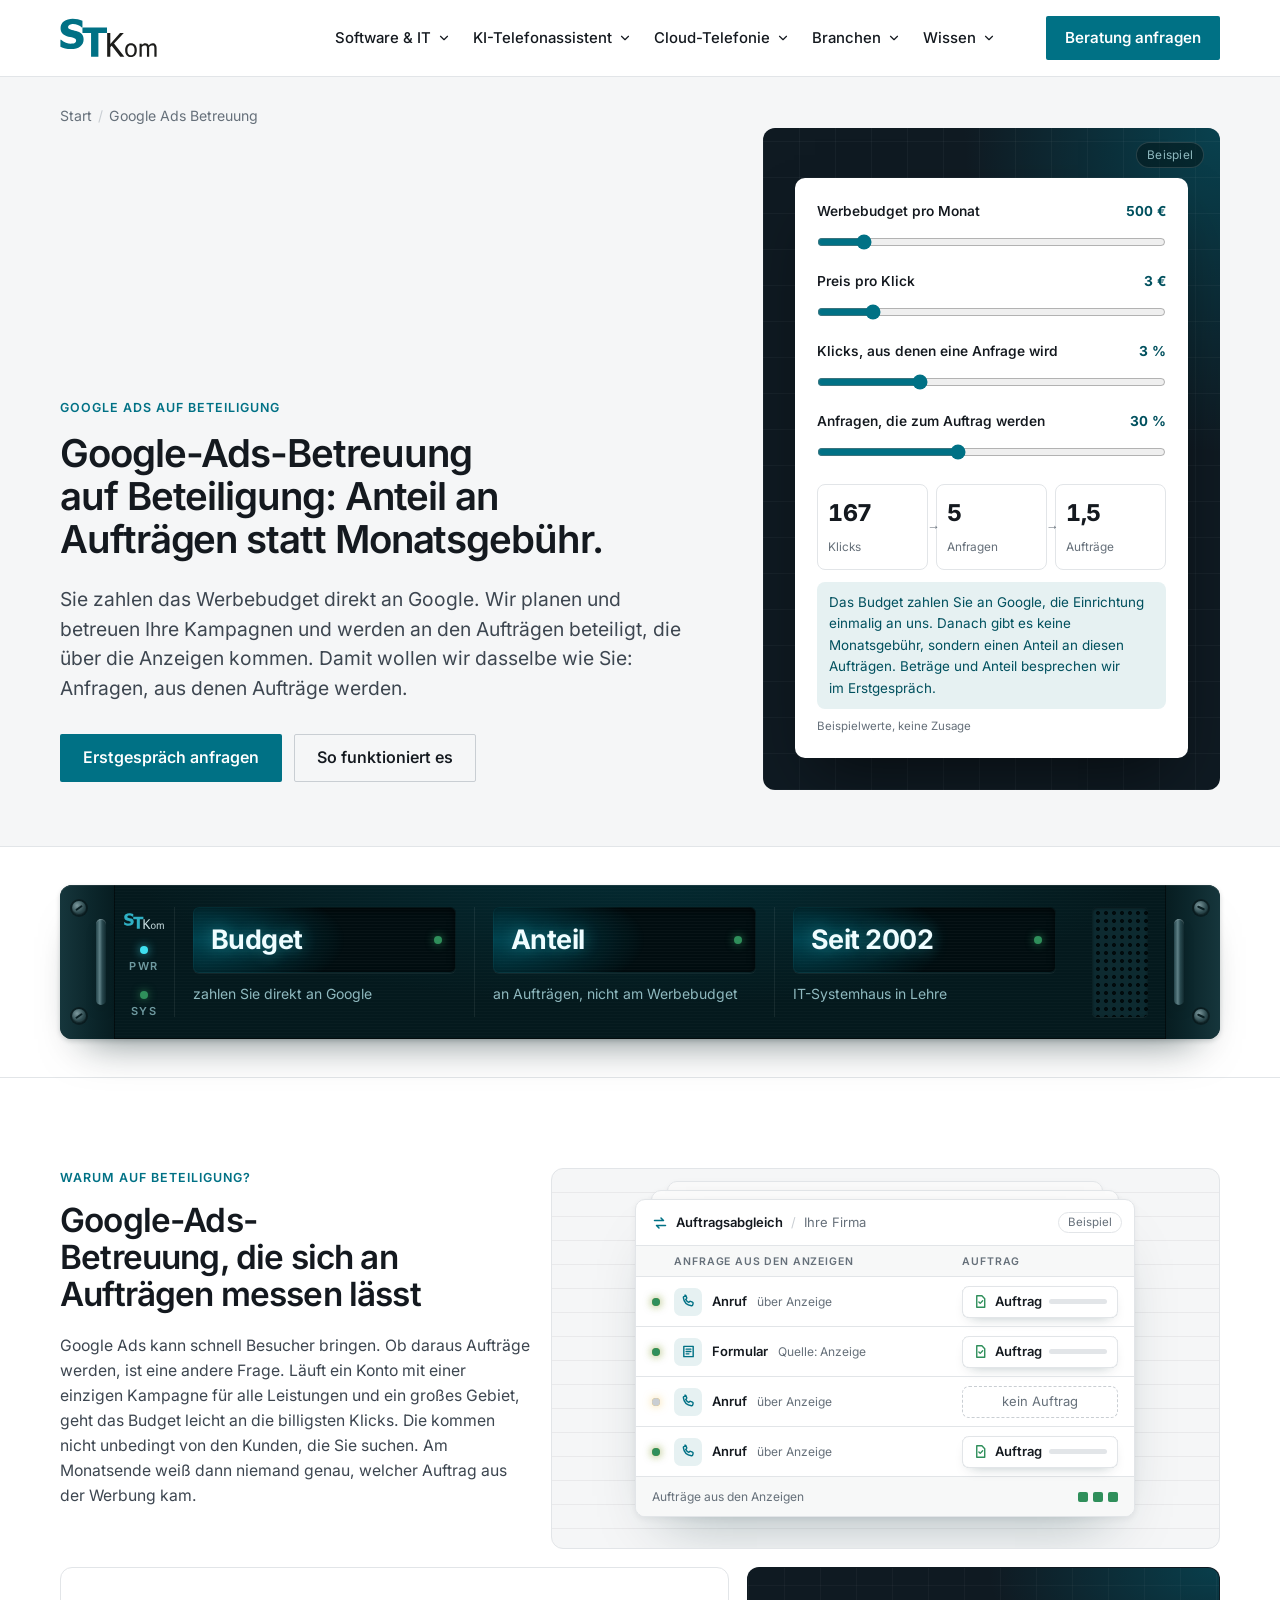
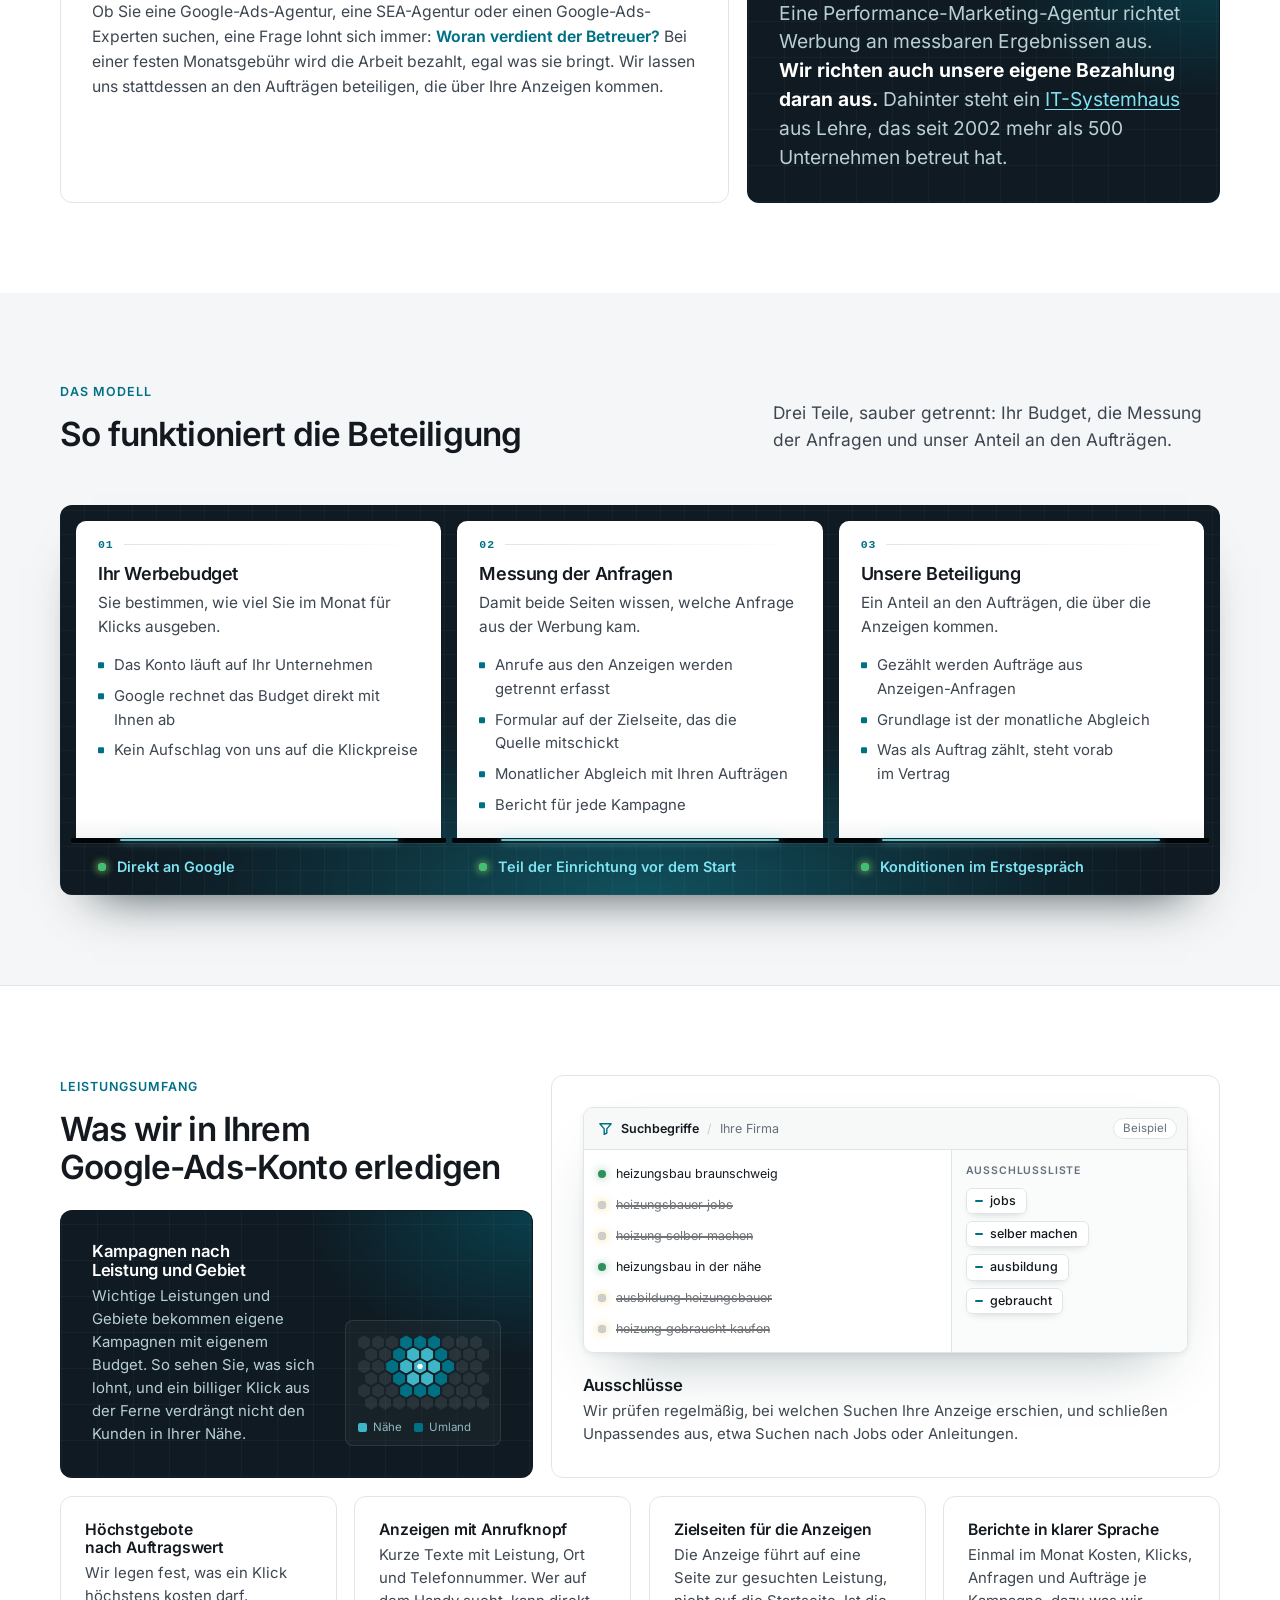
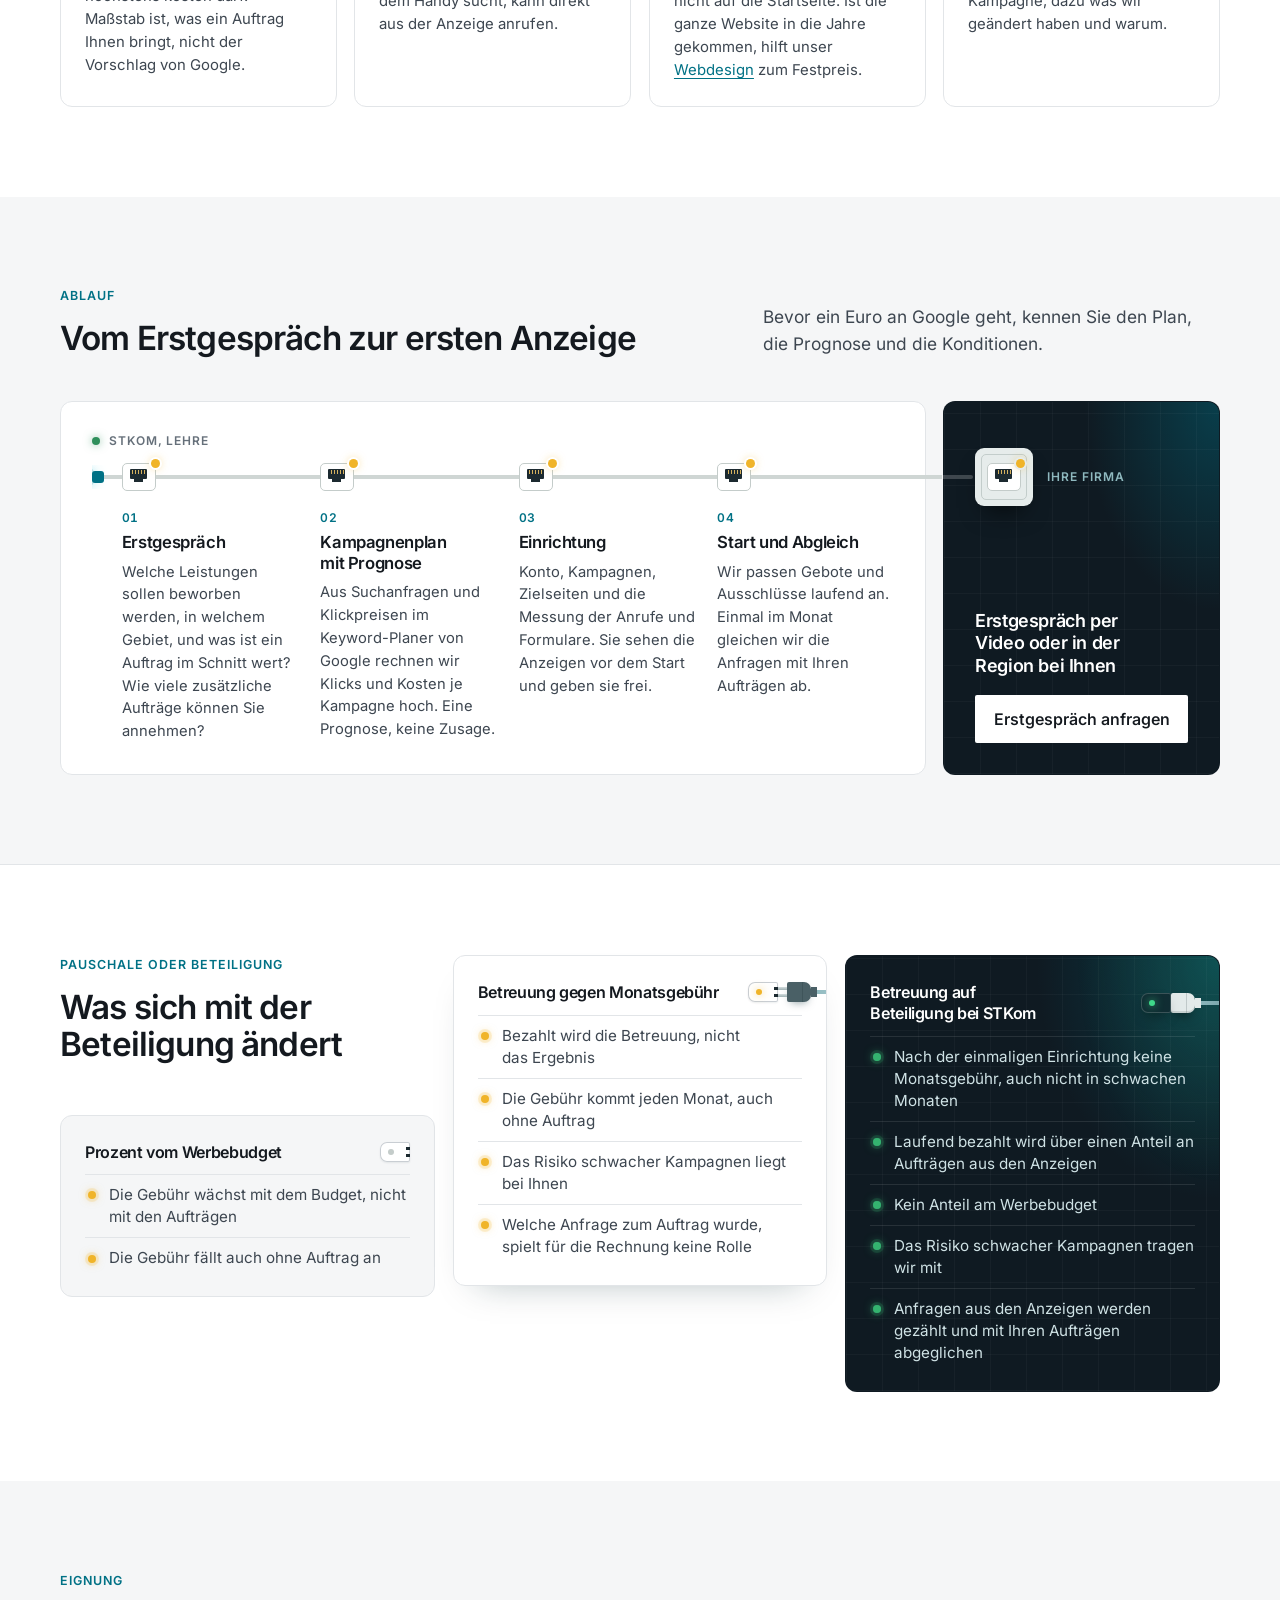
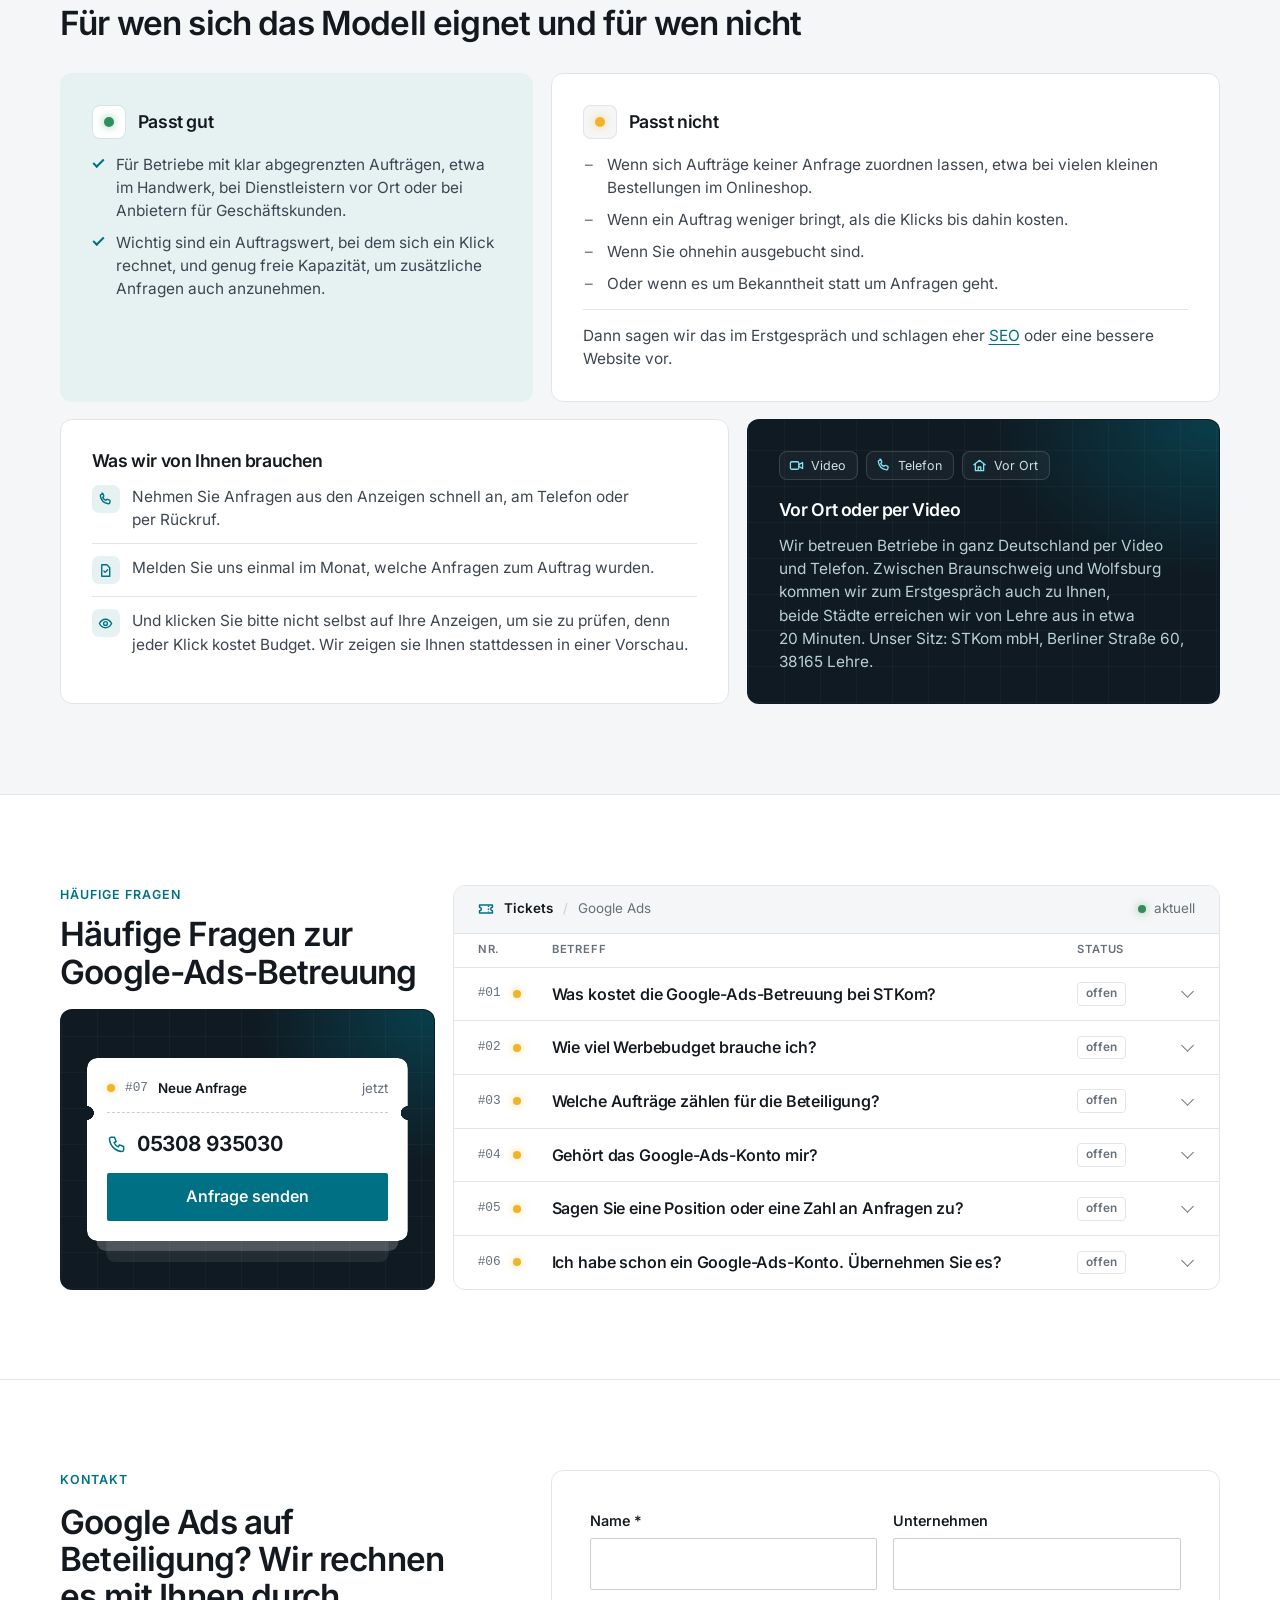
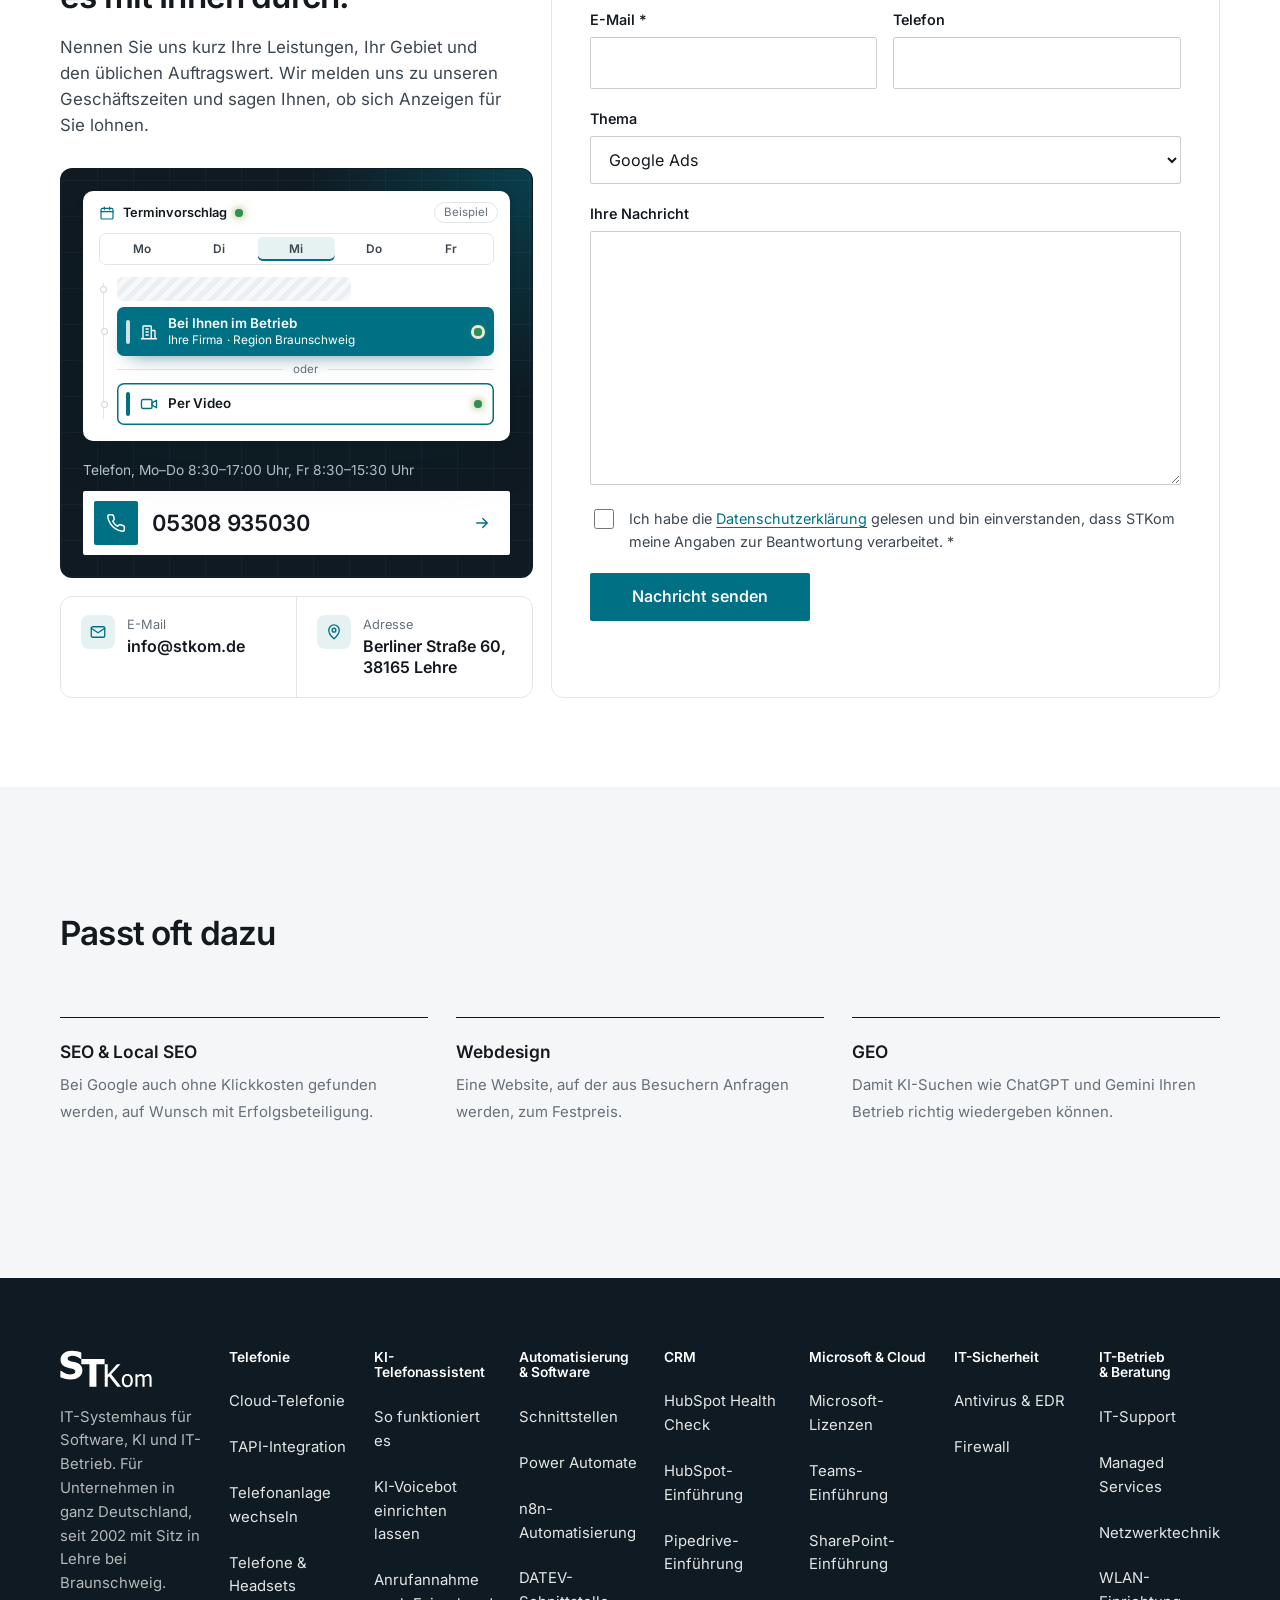
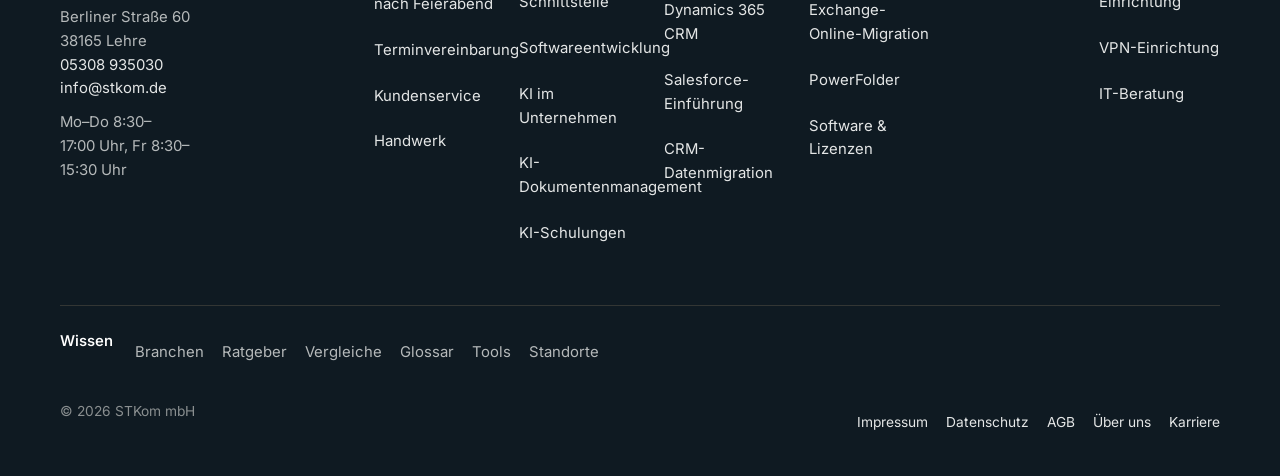
<file: google-ads-betreuung/index.html>
<!doctype html>
<html lang="de">
<head>
<meta charset="utf-8">
<meta name="viewport" content="width=device-width, initial-scale=1">
<title>Google Ads Betreuung auf Erfolgsbeteiligung | STKom</title>
<meta name="description" content="Wir betreuen Ihre Google Ads auf Beteiligung: Budget direkt an Google, statt Monatsgebühr ein Anteil an den Aufträgen.">
<meta name="robots" content="noindex, nofollow">
<link rel="canonical" href="https://www.stkom.de/google-ads-betreuung/">
<link rel="preload" href="./../fonts/inter-latin.woff2" as="font" type="font/woff2" crossorigin>

<link rel="stylesheet" href="./../css/site.css?v=f5492042d1">
<link rel="stylesheet" href="./../css/web.css?v=8045b9e375">
<script>document.documentElement.classList.add('js')</script>
<link rel="icon" href="./../img/logo-stkom.svg" type="image/svg+xml">
<meta name="theme-color" content="#04191d">
<meta property="og:type" content="website"><meta property="og:locale" content="de_DE"><meta property="og:site_name" content="STKom">
<meta property="og:title" content="Google Ads Betreuung auf Erfolgsbeteiligung | STKom"><meta property="og:description" content="Wir betreuen Ihre Google Ads auf Beteiligung: Budget direkt an Google, statt Monatsgebühr ein Anteil an den Aufträgen.">
<meta property="og:url" content="https://www.stkom.de/google-ads-betreuung/"><meta property="og:image" content="https://www.stkom.de/img/og-default.jpg">
<meta name="twitter:card" content="summary_large_image">
<meta name="geo.region" content="DE-NI"><meta name="geo.placename" content="Lehre">
<script type="application/ld+json">{"@context":"https://schema.org","@graph":[{"@type":["LocalBusiness","ProfessionalService"],"@id":"https://www.stkom.de/#org","name":"STKom mbH","legalName":"STKom Softwaregesellschaft für Technik und Kommunikation mbH","url":"https://www.stkom.de/","logo":"https://www.stkom.de/img/logo-stkom-512.png","image":"https://www.stkom.de/img/og-default.jpg","telephone":"+49 5308 935030","faxNumber":"+49 5308 990443","email":"info@stkom.de","foundingDate":"2002","address":{"@type":"PostalAddress","streetAddress":"Berliner Straße 60","postalCode":"38165","addressLocality":"Lehre","addressRegion":"Niedersachsen","addressCountry":"DE"},"geo":{"@type":"GeoCoordinates","latitude":52.3282222,"longitude":10.6671613},"openingHoursSpecification":[{"@type":"OpeningHoursSpecification","dayOfWeek":["Monday","Tuesday","Wednesday","Thursday"],"opens":"08:30","closes":"17:00"},{"@type":"OpeningHoursSpecification","dayOfWeek":"Friday","opens":"08:30","closes":"15:30"}],"areaServed":[{"@type":"Country","name":"Deutschland"},{"@type":"City","name":"Lehre"},{"@type":"City","name":"Braunschweig"},{"@type":"City","name":"Wolfsburg"},{"@type":"City","name":"Wolfenbüttel"},{"@type":"City","name":"Peine"},{"@type":"City","name":"Gifhorn"},{"@type":"City","name":"Helmstedt"},{"@type":"City","name":"Salzgitter"},{"@type":"City","name":"Königslutter am Elm"},{"@type":"State","name":"Niedersachsen"}],"vatID":"DE813484703","sameAs":["https://www.linkedin.com/company/stkom-mbh","https://www.facebook.com/STKommbH/"]},{"@type":"WebSite","@id":"https://www.stkom.de/#website","url":"https://www.stkom.de/","name":"STKom","inLanguage":"de-DE","publisher":{"@id":"https://www.stkom.de/#org"}},{"@type":"WebPage","@id":"https://www.stkom.de/google-ads-betreuung/#page","url":"https://www.stkom.de/google-ads-betreuung/","name":"Google Ads Betreuung auf Erfolgsbeteiligung | STKom","description":"Wir betreuen Ihre Google Ads auf Beteiligung: Budget direkt an Google, statt Monatsgebühr ein Anteil an den Aufträgen.","isPartOf":{"@id":"https://www.stkom.de/#website"},"inLanguage":"de-DE","dateModified":"2026-10-31","about":{"@id":"https://www.stkom.de/#org"}},{"@type":"BreadcrumbList","itemListElement":[{"@type":"ListItem","position":1,"name":"Start","item":"https://www.stkom.de/"},{"@type":"ListItem","position":2,"name":"Google Ads Betreuung","item":"https://www.stkom.de/google-ads-betreuung/"}]},{"@type":"Service","@id":"https://www.stkom.de/google-ads-betreuung/#service","name":"Google Ads Betreuung","serviceType":"Google-Ads-Betreuung auf Erfolgsbeteiligung","description":"Wir betreuen Ihre Google Ads auf Beteiligung: Budget direkt an Google, statt Monatsgebühr ein Anteil an den Aufträgen.","provider":{"@id":"https://www.stkom.de/#org"},"url":"https://www.stkom.de/google-ads-betreuung/","areaServed":[{"@type":"Country","name":"Deutschland"},{"@type":"Country","name":"Deutschland"},{"@type":"City","name":"Lehre"},{"@type":"City","name":"Braunschweig"},{"@type":"City","name":"Wolfsburg"},{"@type":"City","name":"Wolfenbüttel"},{"@type":"City","name":"Peine"},{"@type":"City","name":"Gifhorn"},{"@type":"City","name":"Helmstedt"},{"@type":"City","name":"Salzgitter"},{"@type":"City","name":"Königslutter am Elm"}]},{"@type":"FAQPage","@id":"https://www.stkom.de/google-ads-betreuung/#faq","mainEntity":[{"@type":"Question","name":"Was kostet die Google-Ads-Betreuung bei STKom?","acceptedAnswer":{"@type":"Answer","text":"Sie zahlen das Werbebudget direkt an Google, die Höhe bestimmen Sie. Konto, Kampagnen und Messung richten wir vor dem Start ein, diese Einrichtung berechnen wir einmalig. Danach gibt es keine Monatsgebühr: Wir werden an den Aufträgen beteiligt, die über die Anzeigen kommen. Beträge, Anteil und Laufzeit besprechen wir im Erstgespräch und halten sie schriftlich fest."}},{"@type":"Question","name":"Wie viel Werbebudget brauche ich?","acceptedAnswer":{"@type":"Answer","text":"Das hängt vom Klickpreis in Ihrer Branche und Ihrem Gebiet ab. Vor dem Start rechnen wir mit Daten aus dem Keyword-Planer von Google aus, wie viele Klicks ein Budget ungefähr bringt. Wir beginnen überschaubar und erhöhen erst, wenn die Zahlen es rechtfertigen."}},{"@type":"Question","name":"Welche Aufträge zählen für die Beteiligung?","acceptedAnswer":{"@type":"Answer","text":"Aufträge aus Anfragen, die nachweislich über die Anzeigen kamen, also ein Anruf, der über die Anzeigen erfasst wurde, oder eine Formularanfrage mit Anzeigen-Quelle. Was im Einzelfall gilt, etwa bei Kunden, die Sie schon kennen, legen wir vor dem Start im Vertrag fest."}},{"@type":"Question","name":"Gehört das Google-Ads-Konto mir?","acceptedAnswer":{"@type":"Answer","text":"Ja. Das Konto läuft auf Ihr Unternehmen und Ihr Zahlungsmittel, wir arbeiten mit einem Zugang als Betreuer. Endet die Zusammenarbeit, bleiben Konto, Kampagnen und Daten bei Ihnen."}},{"@type":"Question","name":"Sagen Sie eine Position oder eine Zahl an Anfragen zu?","acceptedAnswer":{"@type":"Answer","text":"Nein. Wo eine Anzeige erscheint und was ein Klick kostet, entscheidet Google in einer Auktion. Wie viele Besucher anfragen, hängt auch von Ihrem Angebot und Ihrer Website ab. Zusagen können wir eine saubere Einrichtung, laufende Pflege und nachvollziehbare Zahlen."}},{"@type":"Question","name":"Ich habe schon ein Google-Ads-Konto. Übernehmen Sie es?","acceptedAnswer":{"@type":"Answer","text":"Ja. Vor dem Erstgespräch sehen wir uns das Konto mit einem Lesezugang an: Aufbau der Kampagnen, Gebiete, Suchbegriffe und Messung. Im Gespräch sagen wir Ihnen, was wir ändern würden und ob sich die Beteiligung rechnet."}}]}]}</script>
</head>
<body>
<a class="skip" href="#main">Zum Inhalt springen</a>
<header class="hdr hdr--dark"><div class="wrap hdr__bar">
<a class="hdr__logo" href="https://www.stkom.de/" aria-label="STKom – zur Startseite"><img src="./../img/logo-stkom.svg" alt="STKom" width="160" height="57"></a>
<nav class="nav" aria-label="Hauptnavigation"><ul>
<li class="nav__item" data-mega><button class="nav__link" aria-expanded="false" aria-haspopup="true">Software &amp; IT<svg viewBox="0 0 24 24" fill="none" stroke="currentColor" stroke-width="2" stroke-linecap="round" stroke-linejoin="round" aria-hidden="true"><path d="m6 9 6 6 6-6"/></svg></button><div class="mega mega--wide"><div class="mega__grid mega__grid--6"><div class="mega__col"><h3><a href="https://www.stkom.de/automatisierung/">Automatisierung &amp; Software</a></h3><ul><li><a href="https://www.stkom.de/schnittstellen/">Schnittstellen</a></li><li><a href="https://www.stkom.de/power-automate/">Power Automate</a></li><li><a href="https://www.stkom.de/n8n-automatisierung/">n8n-Automatisierung</a></li><li><a href="https://www.stkom.de/datev-schnittstelle/">DATEV-Schnittstelle</a></li><li><a href="https://www.stkom.de/softwareentwicklung/">Softwareentwicklung</a></li><li><a href="https://www.stkom.de/ki-touch-display/">KI im Unternehmen</a></li><li><a href="https://www.stkom.de/ki-dokumentenmanagement/">KI-Dokumenten&shy;management</a></li><li><a href="https://www.stkom.de/ki-schulung/">KI-Schulungen</a></li></ul></div><div class="mega__col"><h3><a href="https://www.stkom.de/crm-implementierung/">CRM</a></h3><ul><li><a href="https://www.stkom.de/hubspot-check/">HubSpot Health Check</a></li><li><a href="https://www.stkom.de/hubspot-agentur/">HubSpot-Einführung</a></li><li><a href="https://www.stkom.de/pipedrive-einfuehrung/">Pipedrive-Einführung</a></li><li><a href="https://www.stkom.de/dynamics-365-crm/">Dynamics 365 CRM</a></li><li><a href="https://www.stkom.de/salesforce-einfuehrung/">Salesforce-Einführung</a></li><li><a href="https://www.stkom.de/crm-datenmigration/">CRM-Datenmigration</a></li></ul></div><div class="mega__col"><h3><a href="https://www.stkom.de/microsoft-365/">Microsoft &amp; Cloud</a></h3><ul><li><a href="https://www.stkom.de/microsoft-lizenzen/">Microsoft-Lizenzen</a></li><li><a href="https://www.stkom.de/microsoft-teams-einfuehrung/">Teams-Einführung</a></li><li><a href="https://www.stkom.de/sharepoint-einfuehrung/">SharePoint-Einführung</a></li><li><a href="https://www.stkom.de/exchange-online-migration/">Exchange-Online-Migration</a></li><li><a href="https://www.stkom.de/powerfolder/">PowerFolder</a></li><li><a href="https://www.stkom.de/software/">Software &amp; Lizenzen</a></li></ul></div><div class="mega__col"><h3><a href="https://www.stkom.de/it-sicherheit/">IT-Sicherheit</a></h3><ul><li><a href="https://www.stkom.de/antivirus/">Antivirus &amp; EDR</a></li><li><a href="https://www.stkom.de/firewall/">Firewall</a></li></ul></div><div class="mega__col"><h3><a href="https://www.stkom.de/it-services/">IT-Betrieb &amp; Beratung</a></h3><ul><li><a href="https://www.stkom.de/it-support/">IT-Support</a></li><li><a href="https://www.stkom.de/managed-services/">Managed Services</a></li><li><a href="https://www.stkom.de/netzwerktechnik/">Netzwerktechnik</a></li><li><a href="https://www.stkom.de/wlan-einrichtung/">WLAN-Einrichtung</a></li><li><a href="https://www.stkom.de/vpn-einrichtung/">VPN-Einrichtung</a></li><li><a href="https://www.stkom.de/it-beratung/">IT-Beratung</a></li></ul></div><div class="mega__col"><h3><a href="./../webdesign/">Web &amp; Marketing</a></h3><ul><li><a href="./../webdesign/">Webdesign</a></li><li><a href="./../webdesign-braunschweig/">Webdesign Braunschweig</a></li><li><a href="./../webdesign-wolfsburg/">Webdesign Wolfsburg</a></li><li><a href="./../seo/">SEO &amp; Local SEO</a></li><li><a href="./../seo-braunschweig/">SEO Braunschweig</a></li><li><a href="./../geo-optimierung/">GEO</a></li><li><a href="./../google-ads-betreuung/">Google Ads auf Beteiligung</a></li></ul></div></div><div class="mega__foot"><span>Alles rund um Ihre IT – aus einer Hand, wenn Sie wollen.</span><a href="https://www.stkom.de/leistungen/">Alle Leistungen</a></div></div></li>
<li class="nav__item" data-mega><button class="nav__link" aria-expanded="false" aria-haspopup="true">KI-Telefonassistent<svg viewBox="0 0 24 24" fill="none" stroke="currentColor" stroke-width="2" stroke-linecap="round" stroke-linejoin="round" aria-hidden="true"><path d="m6 9 6 6 6-6"/></svg></button><div class="mega mega--wide"><div class="mega__grid mega__grid--3"><div class="mega__col"><h3><a href="https://www.stkom.de/ki-voice-agents/">KI-Telefonassistent</a></h3><ul><li><a href="https://www.stkom.de/ki-voice-agents/">Überblick</a></li><li><a href="https://www.stkom.de/ki-telefonassistent/so-funktioniert-es/">So funktioniert es</a></li><li><a href="https://www.stkom.de/ki-telefonassistent/voicebot-einrichten/">KI-Voicebot einrichten lassen</a></li><li><a href="https://www.stkom.de/ki-telefonassistent/anrufannahme-nach-feierabend/">Anrufannahme nach Feierabend</a></li><li><a href="https://www.stkom.de/ki-telefonassistent/terminvereinbarung/">Terminvereinbarung</a></li><li><a href="https://www.stkom.de/ki-telefonassistent/kundenservice/">Kundenservice</a></li><li><a href="https://www.stkom.de/ki-telefonassistent/bestellannahme/">Bestellannahme</a></li><li><a href="https://www.stkom.de/whatsapp-assistent/">WhatsApp-Assistent</a></li></ul></div><div class="mega__col"><h3>Nach Branche</h3><ul><li><a href="https://www.stkom.de/ki-telefonassistent/handwerk/">Handwerk</a></li><li><a href="https://www.stkom.de/ki-telefonassistent/arztpraxis/">Arztpraxis</a></li><li><a href="https://www.stkom.de/ki-telefonassistent/hausverwaltung/">Hausverwaltung</a></li><li><a href="https://www.stkom.de/ki-telefonassistent/kanzlei/">Kanzlei</a></li><li><a href="https://www.stkom.de/ki-telefonassistent/autohaus-werkstatt/">Autohaus &amp; Werkstatt</a></li><li><a href="https://www.stkom.de/ki-telefonassistent/zahnarztpraxis/">Zahnarztpraxis</a></li><li><a href="https://www.stkom.de/ki-telefonassistent/tierarztpraxis/">Tierarztpraxis</a></li><li><a href="https://www.stkom.de/ki-telefonassistent/physiotherapie/">Physiotherapie</a></li><li><a href="https://www.stkom.de/ki-telefonassistent/pflegedienst/">Pflegedienst</a></li><li><a href="https://www.stkom.de/ki-telefonassistent/immobilienmakler/">Immobilienmakler</a></li><li><a href="https://www.stkom.de/ki-voice-agents/">Alle Einsatzfälle …</a></li></ul></div><div class="mega__col"><h3><a href="https://www.stkom.de/standorte/">Einsatzgebiet</a></h3><ul class="mega__stack"><li><a href="https://www.stkom.de/kontakt/">Deutschlandweit<span>Remote und per Videokonferenz, vor Ort nach Absprache</span></a></li><li><a href="https://www.stkom.de/standorte/">Standorte &amp; Vor-Ort-Service<span>Sitz in Lehre bei Braunschweig</span></a></li></ul></div></div><div class="mega__foot"><span>Nimmt Anrufe an, wenn niemand kann – auch nach Feierabend.</span><a href="https://www.stkom.de/ki-voice-agents/">So funktioniert der Assistent</a></div></div></li>
<li class="nav__item" data-mega><button class="nav__link" aria-expanded="false" aria-haspopup="true">Cloud-Telefonie<svg viewBox="0 0 24 24" fill="none" stroke="currentColor" stroke-width="2" stroke-linecap="round" stroke-linejoin="round" aria-hidden="true"><path d="m6 9 6 6 6-6"/></svg></button><div class="mega mega--wide"><div class="mega__grid mega__grid--3"><div class="mega__col"><h3><a href="https://www.stkom.de/telefonie/">Cloud-Telefonie</a></h3><ul><li><a href="https://www.stkom.de/cloud-telefonie/">Cloud-Telefonanlage</a></li><li><a href="https://www.stkom.de/tapi-integration/">TAPI-Integration</a></li><li><a href="https://www.stkom.de/telefonanlage-wechseln/">Telefonanlage wechseln</a></li><li><a href="https://www.stkom.de/telefonie-hardware/">Telefone &amp; Headsets</a></li><li><a href="https://www.stkom.de/tapicall/">TAPICall (ESTOS)</a></li><li><a href="https://www.stkom.de/rufnummernportierung/">Rufnummernportierung</a></li><li><a href="https://www.stkom.de/sip-trunk/">SIP-Trunk</a></li></ul></div><div class="mega__col"><h3>Funktionen</h3><ul><li><a href="https://www.stkom.de/teams-telefonie/">Teams-Telefonie</a></li><li><a href="https://www.stkom.de/handy-als-nebenstelle/">Handy als Nebenstelle</a></li><li><a href="https://www.stkom.de/warteschleife-ansagen/">Warteschleife &amp; Ansagen</a></li><li><a href="https://www.stkom.de/ivr-sprachmenue/">Sprachmenü (IVR)</a></li><li><a href="https://www.stkom.de/callcenter-funktionen/">Callcenter-Funktionen</a></li><li><a href="https://www.stkom.de/fax-to-mail/">Fax to Mail</a></li><li><a href="https://www.stkom.de/telefonanlage-kleine-unternehmen/">Für kleine Unternehmen</a></li></ul></div><div class="mega__col"><h3><a href="https://www.stkom.de/standorte/">Einsatzgebiet</a></h3><ul class="mega__stack"><li><a href="https://www.stkom.de/kontakt/">Deutschlandweit<span>Remote und per Videokonferenz, vor Ort nach Absprache</span></a></li><li><a href="https://www.stkom.de/standorte/">Standorte &amp; Vor-Ort-Service<span>Sitz in Lehre bei Braunschweig</span></a></li></ul></div></div><div class="mega__foot"><span>Rufnummer bleibt, alte Anlage läuft bis zum Umschalttag. Am Umschalttag sind wir vor Ort.</span><a href="https://www.stkom.de/kontakt/">Angebot anfragen</a></div></div></li>
<li class="nav__item" data-mega><button class="nav__link" aria-expanded="false" aria-haspopup="true">Branchen<svg viewBox="0 0 24 24" fill="none" stroke="currentColor" stroke-width="2" stroke-linecap="round" stroke-linejoin="round" aria-hidden="true"><path d="m6 9 6 6 6-6"/></svg></button><div class="mega mega--mid"><div class="mega__grid mega__grid--3"><div class="mega__col"><h3><a href="https://www.stkom.de/branchen/">Branchen</a></h3><ul><li><a href="https://www.stkom.de/branchen/handwerk/">Handwerk</a></li><li><a href="https://www.stkom.de/branchen/maschinenbau-industrie/">Maschinenbau &amp; Industrie</a></li><li><a href="https://www.stkom.de/branchen/automotive-zulieferer/">Automotive-Zulieferer</a></li><li><a href="https://www.stkom.de/branchen/steuerberater-kanzleien/">Steuerberater &amp; Kanzleien</a></li><li><a href="https://www.stkom.de/branchen/hausverwaltung-immobilien/">Hausverwaltung &amp; Immobilien</a></li><li><a href="https://www.stkom.de/branchen/logistik-spedition/">Logistik &amp; Spedition</a></li><li><a href="https://www.stkom.de/branchen/handel-grosshandel/">Handel &amp; Großhandel</a></li><li><a href="https://www.stkom.de/branchen/dienstleister-agenturen/">Dienstleister &amp; Agenturen</a></li><li><a href="https://www.stkom.de/branchen/arztpraxen-gesundheit/">Arztpraxen &amp; Gesundheit</a></li></ul></div><div class="mega__col"><h3><a href="https://www.stkom.de/standorte/">Einsatzgebiet</a></h3><ul class="mega__stack"><li><a href="https://www.stkom.de/kontakt/">Deutschlandweit<span>Remote und per Videokonferenz, vor Ort nach Absprache</span></a></li><li><a href="https://www.stkom.de/standorte/">Standorte &amp; Vor-Ort-Service<span>Sitz in Lehre bei Braunschweig</span></a></li></ul></div></div></div></li>
<li class="nav__item" data-mega><button class="nav__link" aria-expanded="false" aria-haspopup="true">Wissen<svg viewBox="0 0 24 24" fill="none" stroke="currentColor" stroke-width="2" stroke-linecap="round" stroke-linejoin="round" aria-hidden="true"><path d="m6 9 6 6 6-6"/></svg></button><div class="mega mega--mid"><div class="mega__grid mega__grid--2"><div class="mega__col"><h3>Wissen</h3><ul class="mega__stack"><li><a href="https://www.stkom.de/ratgeber/">Ratgeber<span>Praxiswissen für Entscheider</span></a></li><li><a href="https://www.stkom.de/vergleich/">Vergleiche<span>Systeme und Tarife gegenübergestellt</span></a></li><li><a href="https://www.stkom.de/glossar/">IT-Glossar<span>Begriffe kurz erklärt</span></a></li><li><a href="https://www.stkom.de/tools/">Kostenlose Tools<span>Ansagetexte, Rechner</span></a></li><li><a href="https://www.stkom.de/cloudya-app/">Cloudya-Anleitungen<span>Hilfe zur Telefonie-App</span></a></li></ul></div><div class="mega__col"><h3>STKom</h3><ul class="mega__stack"><li><a href="https://www.stkom.de/ueber-uns/">Über uns<span>Seit 2002 aus Lehre</span></a></li><li><a href="https://www.stkom.de/karriere/">Karriere<span>Offene Stellen</span></a></li><li><a href="https://www.stkom.de/support/">Support-Portal<span>Ticket und Status</span></a></li><li><a href="https://www.stkom.de/kontakt/">Kontakt<span>Telefon, E-Mail, Anfahrt</span></a></li></ul></div></div></div></li>
</ul></nav>
<div class="hdr__cta"><a class="hdr__phone" href="tel:+495308935030">05308 935030</a><a class="btn btn--signal" href="#kontakt">Beratung anfragen</a></div>
<button class="burger" aria-label="Menü" aria-expanded="false"><span></span><span></span><span></span></button>
</div></header>
<main id="main"><section class="dhero page-dark-top"><div class="wrap"><nav class="crumbs" aria-label="Brotkrumen"><ol><li><a href="https://www.stkom.de/">Start</a></li><li aria-current="page">Google Ads Betreuung</li></ol></nav>
<div class="dhero__grid"><div class="dhero__text"><span class="kicker">Google Ads auf Beteiligung</span>
<h1 class="t-h1 t-h1--long">Google-Ads-Betreuung auf Beteiligung: Anteil an Aufträgen statt Monatsgebühr.</h1>
<p class="lead">Sie zahlen das Werbebudget direkt an Google. Wir planen und betreuen Ihre Kampagnen und werden an den Aufträgen beteiligt, die über die Anzeigen kommen. Damit wollen wir dasselbe wie Sie: Anfragen, aus denen Aufträge werden.</p>
<div class="btn-row"><a class="btn btn--signal" href="#kontakt">Erstgespräch anfragen</a><a class="btn btn--ghost" href="#modell">So funktioniert es</a></div></div>
<div class="stage stage--calc" role="group" aria-label="Beispiel: Rechner vom Werbebudget über Klicks und Anfragen bis zu den Aufträgen"><span class="stage__tag">Beispiel</span>
<form class="adcalc">
<label for="ac-budget">Werbebudget pro Monat <output data-o="budget" for="ac-budget">500&nbsp;€</output></label>
<input type="range" id="ac-budget" name="budget" min="300" max="2000" step="50" value="500">
<label for="ac-cpc">Preis pro Klick <output data-o="cpc" for="ac-cpc">3&nbsp;€</output></label>
<input type="range" id="ac-cpc" name="cpc" min="1" max="15" step="0.5" value="3">
<label for="ac-quote">Klicks, aus denen eine Anfrage wird <output data-o="quote" for="ac-quote">3&nbsp;%</output></label>
<input type="range" id="ac-quote" name="quote" min="1" max="8" step="0.5" value="3">
<label for="ac-abschluss">Anfragen, die zum Auftrag werden <output data-o="abschluss" for="ac-abschluss">30&nbsp;%</output></label>
<input type="range" id="ac-abschluss" name="abschluss" min="10" max="60" step="5" value="30">
<div class="adcalc__flow"><div><b><output data-o="klicks">167</output></b><small>Klicks</small></div><div><b><output data-o="anfragen">5</output></b><small>Anfragen</small></div><div><b><output data-o="auftraege">1,5</output></b><small>Aufträge</small></div></div>
<p class="adcalc__pay">Das Budget zahlen Sie an Google, die Einrichtung einmalig an uns. Danach gibt es keine Monatsgebühr, sondern einen Anteil an diesen Aufträgen. Beträge und Anteil besprechen wir im Erstgespräch.</p>
<p class="adcalc__note">Beispielwerte, keine Zusage</p>
</form></div></div></div></section>
<link rel="stylesheet" href="./../css/bento.css?v=1fd1c8bfe5">
<link rel="stylesheet" href="./../css/seiten/google-ads-betreuung.css?v=5877dd2ba6">
<section data-sek="kennzahlen" class="section sk-kennzahlen" aria-label="Kennzahlen"><div class="wrap">
<div class="sk-kennzahlen-unit" data-bx-live data-bx-scroll>
<div class="sk-kennzahlen-ear" aria-hidden="true"><i class="sk-kennzahlen-screw"></i><b class="sk-kennzahlen-handle"></b><i class="sk-kennzahlen-screw"></i></div>
<div class="sk-kennzahlen-front">
<div class="sk-kennzahlen-sys" aria-hidden="true"><svg class="sk-kennzahlen-logo" viewBox="-1 43 236 97"><path class="a" d="M25.73,118.26c-5.42,0-10.18-.52-14.29-1.57-4.11-1.05-7.92-2.35-11.44-3.9v-16.85h1.61c3.54,3.01,7.45,5.32,11.73,6.94,4.27,1.62,8.42,2.42,12.44,2.42,1.01,0,2.35-.11,4.01-.33s3-.57,4.01-1.04c1.23-.54,2.28-1.29,3.13-2.25.85-.96,1.28-2.24,1.28-3.82,0-1.78-.7-3.22-2.09-4.33s-3.06-1.92-4.99-2.43c-2.41-.63-4.98-1.24-7.72-1.81-2.74-.57-5.3-1.27-7.68-2.09-5.48-1.93-9.41-4.54-11.79-7.8-2.38-3.27-3.56-7.36-3.56-12.27,0-6.63,2.81-12,8.42-16.11,5.61-4.11,12.62-6.16,21.03-6.16,4.22,0,8.41.43,12.58,1.29,4.17.86,7.9,2.02,11.2,3.48v16.2h-1.57c-2.63-2.24-5.83-4.13-9.62-5.68-3.78-1.54-7.67-2.32-11.66-2.32-1.55,0-2.94.11-4.18.33-1.23.22-2.53.64-3.89,1.27-1.11.5-2.07,1.25-2.87,2.24-.81.99-1.21,2.1-1.21,3.32,0,1.81.64,3.24,1.92,4.31,1.28,1.06,3.76,2.02,7.44,2.88,2.38.54,4.66,1.06,6.87,1.57,2.2.51,4.55,1.21,7.06,2.09,4.91,1.78,8.56,4.16,10.95,7.16,2.39,3,3.59,6.96,3.59,11.87,0,7.04-2.77,12.7-8.3,16.98-5.53,4.28-13.01,6.42-22.42,6.42h0Z"/><polygon class="a" points="74.57 136.67 74.57 79.35 53.61 79.35 53.61 65.8 113.37 65.8 113.37 79.35 92.41 79.35 92.41 136.67 74.57 136.67 74.57 136.67"/><polygon class="b" points="155.63 136.93 145.71 136.93 124.77 110.23 121.42 113.97 121.42 136.93 113.75 136.93 113.75 79.48 121.42 79.48 121.42 106.02 145.05 79.48 154.21 79.48 130.46 105.14 155.63 136.93 155.63 136.93"/><path class="b" fill-rule="evenodd" d="M185.85,121.08c0,5.34-1.29,9.46-3.86,12.37-2.58,2.91-6.01,4.36-10.29,4.36s-7.88-1.5-10.41-4.5c-2.53-3-3.79-7.08-3.79-12.23s1.3-9.42,3.91-12.35c2.6-2.93,6.04-4.4,10.3-4.4s7.71,1.46,10.29,4.39c2.58,2.93,3.86,7.05,3.86,12.37h0ZM180.32,121.08c0-4.09-.75-7.13-2.24-9.12-1.49-1.99-3.62-2.98-6.38-2.98s-4.92.99-6.42,2.98c-1.5,1.99-2.25,5.03-2.25,9.12s.75,6.96,2.25,9c1.5,2.04,3.64,3.07,6.42,3.07s4.86-1,6.36-3.01c1.5-2.01,2.25-5.03,2.25-9.06h0Z"/><path class="b" d="M228.62,136.93v-18.36c0-1.46-.06-2.81-.17-4.05-.11-1.24-.35-2.21-.71-2.91-.38-.76-.92-1.32-1.62-1.68-.7-.36-1.65-.54-2.85-.54-1.1,0-2.28.34-3.54,1.02-1.26.68-2.57,1.65-3.91,2.93.02.32.04.71.07,1.15.03.44.04.97.04,1.58v20.87h-5.36v-18.36c0-1.46-.06-2.81-.17-4.05-.11-1.24-.35-2.21-.71-2.91-.38-.76-.92-1.32-1.62-1.68-.7-.36-1.65-.54-2.85-.54s-2.37.36-3.64,1.09c-1.27.72-2.5,1.65-3.7,2.77v23.68h-5.36v-31.74h5.36v3.53c1.4-1.4,2.8-2.49,4.17-3.26,1.38-.77,2.89-1.15,4.54-1.15,1.88,0,3.54.43,5,1.28,1.45.93,2.56,2.26,3.32,4.21,1.61-1.8,3.19-3.17,4.73-4.09,1.54-.93,3.21-1.39,5.01-1.39,1.37,0,2.61.21,3.73.64,1.12.43,2.1,1.11,2.93,2.06.85.97,1.51,2.17,1.98,3.61.46,1.44.7,3.25.7,5.43v20.88h-5.36Z"/></svg><span class="sk-kennzahlen-pwr"></span><span class="sk-kennzahlen-silk">PWR</span><span class="sk-kennzahlen-silk sk-kennzahlen-silk--sys">SYS</span></div>
<dl class="sk-kennzahlen-dl">
<div class="sk-kennzahlen-mod" style="--i:0"><dt><span class="sk-kennzahlen-val">Budget</span></dt><dd>zahlen Sie direkt an&nbsp;Google</dd></div>
<div class="sk-kennzahlen-mod" style="--i:1"><dt><span class="sk-kennzahlen-val">Anteil</span></dt><dd>an Aufträgen, nicht am&nbsp;Werbebudget</dd></div>
<div class="sk-kennzahlen-mod" style="--i:2"><dt><span class="sk-kennzahlen-val">Seit 2002</span></dt><dd>IT-Systemhaus in&nbsp;Lehre</dd></div>
</dl>
<div class="sk-kennzahlen-grille" aria-hidden="true"></div>
<span class="sk-kennzahlen-glare" aria-hidden="true"></span>
</div>
<div class="sk-kennzahlen-ear sk-kennzahlen-ear--r" aria-hidden="true"><i class="sk-kennzahlen-screw"></i><b class="sk-kennzahlen-handle"></b><i class="sk-kennzahlen-screw"></i></div>
</div>
</div></section>

<section data-sek="erklaer" class="section bx sk-erklaer sk-ads-erklaer"><div class="wrap"><div class="bx-grid sk-erklaer-grid">
<div class="sk-erklaer-intro" style="--c:5;--c-t:12" data-bx><span class="kicker">Warum auf Beteiligung?</span><h2 class="t-h2">Google-&#8288;Ads-Betreuung, die sich an Aufträgen messen&nbsp;lässt</h2>
<p>Google Ads kann schnell Besucher bringen. Ob daraus Aufträge werden, ist eine andere Frage. Läuft ein Konto mit einer einzigen Kampagne für alle Leistungen und ein großes Gebiet, geht das Budget leicht an die billigsten Klicks. Die kommen nicht unbedingt von den Kunden, die Sie suchen. Am Monatsende weiß dann niemand genau, welcher Auftrag aus der Werbung kam.</p></div>
<div class="bx-tile bx-tile--paper sk-ads-erklaer-stage" style="--c:7;--c-t:12;--d:1" data-bx><figure class="sk-ads-erklaer-live" data-bx-live aria-hidden="true"><span class="sk-ads-erklaer-sheet"></span><span class="sk-ads-erklaer-sheet"></span><div class="bx-live sk-ads-erklaer-card">
<div class="sk-ads-erklaer-head"><svg viewBox="0 0 16 16"><path d="M2.5 5.5h9l-2.5-2.5M13.5 10.5h-9l2.5 2.5"/></svg><b>Auftragsabgleich</b><span>Ihre Firma</span><span class="bx-tag">Beispiel</span></div>
<div class="sk-ads-erklaer-cols"><span>Anfrage aus den Anzeigen</span><span>Auftrag</span></div>
<ul class="sk-ads-erklaer-rows">
<li style="--i:0"><span class="sk-ads-erklaer-led"><i class="bx-led"></i><i class="bx-led bx-led--ok"></i></span><span class="sk-ads-erklaer-src"><i class="sk-ads-erklaer-ic"><svg viewBox="0 0 16 16"><path d="M5.2 2.2 3.4 2.6c-.6.1-1 .7-.9 1.3.6 4.6 4.1 8.1 8.7 8.7.6.1 1.2-.3 1.3-.9l.4-1.8c.1-.5-.2-1-.7-1.2l-2-.8c-.4-.2-.9 0-1.2.3l-.6.8C6.9 8.3 5.8 7.2 5 5.7l.8-.6c.3-.3.5-.8.3-1.2l-.8-2c-.2-.5-.6-.8-1.1-.7Z"/></svg></i><b>Anruf</b><small>über Anzeige</small></span><span class="sk-ads-erklaer-slot"><span class="sk-ads-erklaer-job"><svg viewBox="0 0 16 16"><path d="M4 1.8h5.5L12.5 5v9.2h-8.5zM6.3 8.6l1.4 1.4 2.6-2.8"/></svg>Auftrag<i></i></span></span></li>
<li style="--i:1"><span class="sk-ads-erklaer-led"><i class="bx-led"></i><i class="bx-led bx-led--ok"></i></span><span class="sk-ads-erklaer-src"><i class="sk-ads-erklaer-ic"><svg viewBox="0 0 16 16"><path d="M3 2.5h10v11H3zM5.5 5.5h5M5.5 8h5M5.5 10.5h3"/></svg></i><b>Formular</b><small>Quelle: Anzeige</small></span><span class="sk-ads-erklaer-slot"><span class="sk-ads-erklaer-job"><svg viewBox="0 0 16 16"><path d="M4 1.8h5.5L12.5 5v9.2h-8.5zM6.3 8.6l1.4 1.4 2.6-2.8"/></svg>Auftrag<i></i></span></span></li>
<li class="sk-ads-erklaer-none" style="--i:2"><span class="sk-ads-erklaer-led"><i class="bx-led"></i><i class="bx-led sk-ads-erklaer-off"></i></span><span class="sk-ads-erklaer-src"><i class="sk-ads-erklaer-ic"><svg viewBox="0 0 16 16"><path d="M5.2 2.2 3.4 2.6c-.6.1-1 .7-.9 1.3.6 4.6 4.1 8.1 8.7 8.7.6.1 1.2-.3 1.3-.9l.4-1.8c.1-.5-.2-1-.7-1.2l-2-.8c-.4-.2-.9 0-1.2.3l-.6.8C6.9 8.3 5.8 7.2 5 5.7l.8-.6c.3-.3.5-.8.3-1.2l-.8-2c-.2-.5-.6-.8-1.1-.7Z"/></svg></i><b>Anruf</b><small>über Anzeige</small></span><span class="sk-ads-erklaer-slot"><span class="sk-ads-erklaer-job">kein Auftrag</span></span></li>
<li style="--i:3"><span class="sk-ads-erklaer-led"><i class="bx-led"></i><i class="bx-led bx-led--ok"></i></span><span class="sk-ads-erklaer-src"><i class="sk-ads-erklaer-ic"><svg viewBox="0 0 16 16"><path d="M5.2 2.2 3.4 2.6c-.6.1-1 .7-.9 1.3.6 4.6 4.1 8.1 8.7 8.7.6.1 1.2-.3 1.3-.9l.4-1.8c.1-.5-.2-1-.7-1.2l-2-.8c-.4-.2-.9 0-1.2.3l-.6.8C6.9 8.3 5.8 7.2 5 5.7l.8-.6c.3-.3.5-.8.3-1.2l-.8-2c-.2-.5-.6-.8-1.1-.7Z"/></svg></i><b>Anruf</b><small>über Anzeige</small></span><span class="sk-ads-erklaer-slot"><span class="sk-ads-erklaer-job"><svg viewBox="0 0 16 16"><path d="M4 1.8h5.5L12.5 5v9.2h-8.5zM6.3 8.6l1.4 1.4 2.6-2.8"/></svg>Auftrag<i></i></span></span></li>
</ul>
<div class="sk-ads-erklaer-foot"><span>Aufträge aus den Anzeigen</span><span class="sk-ads-erklaer-pips"><i style="--i:0"></i><i style="--i:1"></i><i style="--i:3"></i></span></div>
</div></figure></div>
<div class="bx-tile sk-erklaer-text" style="--c:7;--c-t:7;--d:1" data-bx><p>Ob Sie eine Google-Ads-Agentur, eine SEA-Agentur oder einen Google-Ads-Experten suchen, eine Frage lohnt sich immer: <b>Woran verdient der Betreuer?</b> Bei einer festen Monatsgebühr wird die Arbeit bezahlt, egal was sie bringt. Wir lassen uns stattdessen an den Aufträgen beteiligen, die über Ihre Anzeigen kommen.</p></div>
<div class="bx-tile bx-tile--night sk-erklaer-night" style="--c:5;--c-t:5;--d:2" data-bx><p>Eine Performance-Marketing-Agentur richtet Werbung an messbaren Ergebnissen aus. <strong>Wir richten auch unsere eigene Bezahlung daran aus.</strong> Dahinter steht ein <a href="https://www.stkom.de/leistungen/">IT-Systemhaus</a> aus Lehre, das seit 2002 mehr als 500 Unternehmen betreut hat.</p></div>
</div></div></section>

<section data-sek="pakete" class="section section--paper bx sk-pakete" id="modell"><div class="wrap">
<div class="bx-grid sk-pakete-head">
<div style="--c:7;--c-t:12" data-bx><span class="kicker">Das Modell</span><h2 class="t-h2">So funktioniert die&nbsp;Beteiligung</h2></div>
<p class="lead" style="--c:5;--c-t:12;--d:1" data-bx>Drei Teile, sauber getrennt: Ihr Budget, die Messung der Anfragen und unser Anteil an den Aufträgen.</p>
</div>
<div class="sk-pakete-rig">
<div class="sk-pakete-mod" data-bx-live style="--i:0">
<div class="sk-pakete-body"><span class="sk-pakete-nr" aria-hidden="true">01</span>
<h3>Ihr&nbsp;Werbebudget</h3><p>Sie bestimmen, wie viel Sie im Monat für Klicks ausgeben.</p>
<ul><li>Das Konto läuft auf Ihr Unternehmen</li><li>Google rechnet das Budget direkt mit Ihnen ab</li><li>Kein Aufschlag von uns auf die Klickpreise</li></ul></div>
<p class="sk-pakete-zusage"><i class="sk-pakete-led" aria-hidden="true"></i>Direkt an Google</p>
</div>
<div class="sk-pakete-mod" data-bx-live style="--i:1">
<div class="sk-pakete-body"><span class="sk-pakete-nr" aria-hidden="true">02</span>
<h3>Messung der&nbsp;Anfragen</h3><p>Damit beide Seiten wissen, welche Anfrage aus der Werbung kam.</p>
<ul><li>Anrufe aus den Anzeigen werden getrennt erfasst</li><li>Formular auf der Zielseite, das die Quelle mitschickt</li><li>Monatlicher Abgleich mit Ihren Aufträgen</li><li>Bericht für jede Kampagne</li></ul></div>
<p class="sk-pakete-zusage"><i class="sk-pakete-led" aria-hidden="true"></i>Teil der Einrichtung vor dem Start</p>
</div>
<div class="sk-pakete-mod" data-bx-live style="--i:2">
<div class="sk-pakete-body"><span class="sk-pakete-nr" aria-hidden="true">03</span>
<h3>Unsere&nbsp;Beteiligung</h3><p>Ein Anteil an den Aufträgen, die über die Anzeigen kommen.</p>
<ul><li>Gezählt werden Aufträge aus Anzeigen-Anfragen</li><li>Grundlage ist der monatliche Abgleich</li><li>Was als Auftrag zählt, steht vorab im Vertrag</li></ul></div>
<p class="sk-pakete-zusage"><i class="sk-pakete-led" aria-hidden="true"></i>Konditionen im Erstgespräch</p>
</div>
</div>
</div></section>

<section data-sek="leistung" class="section bx sk-leistung sk-ads-leistung"><div class="wrap"><div class="bx-grid sk-leistung-grid">
<div class="sk-leistung-head" data-bx><span class="kicker">Leistungsumfang</span><h2 class="t-h2">Was wir in Ihrem Google-&#8288;Ads-Konto&nbsp;erledigen</h2></div>

<div class="bx-tile sk-leistung-probe sk-ads-leistung-aus" data-bx style="--d:1">
<figure class="bx-live sk-leistung-app sk-ads-leistung-app" data-bx-live aria-hidden="true">
<div class="sk-ads-leistung-bar"><svg viewBox="0 0 16 16"><path d="M2 3h12l-4.6 5.4v4.4l-2.8 1.4V8.4z"/></svg><b>Suchbegriffe</b><span>Ihre Firma</span><span class="bx-tag">Beispiel</span></div>
<div class="sk-ads-leistung-panes">
<ul class="sk-ads-leistung-terms">
<li><span class="sk-ads-leistung-led"><i class="bx-led bx-led--ok"></i></span><span class="sk-ads-leistung-t">heizungsbau braunschweig</span></li>
<li class="sk-ads-leistung-x" style="--i:0"><span class="sk-ads-leistung-led"><i class="bx-led"></i><i class="bx-led sk-ads-leistung-off"></i></span><span class="sk-ads-leistung-t">heizungsbauer jobs</span></li>
<li class="sk-ads-leistung-x" style="--i:1"><span class="sk-ads-leistung-led"><i class="bx-led"></i><i class="bx-led sk-ads-leistung-off"></i></span><span class="sk-ads-leistung-t">heizung selber machen</span></li>
<li><span class="sk-ads-leistung-led"><i class="bx-led bx-led--ok"></i></span><span class="sk-ads-leistung-t">heizungsbau in der nähe</span></li>
<li class="sk-ads-leistung-x" style="--i:2"><span class="sk-ads-leistung-led"><i class="bx-led"></i><i class="bx-led sk-ads-leistung-off"></i></span><span class="sk-ads-leistung-t">ausbildung heizungsbauer</span></li>
<li class="sk-ads-leistung-x" style="--i:3"><span class="sk-ads-leistung-led"><i class="bx-led"></i><i class="bx-led sk-ads-leistung-off"></i></span><span class="sk-ads-leistung-t">heizung gebraucht kaufen</span></li>
</ul>
<div class="sk-ads-leistung-neg"><span class="sk-ads-leistung-nh">Ausschlussliste</span><span class="sk-ads-leistung-chip" style="--i:0">jobs</span><span class="sk-ads-leistung-chip" style="--i:1">selber machen</span><span class="sk-ads-leistung-chip" style="--i:2">ausbildung</span><span class="sk-ads-leistung-chip" style="--i:3">gebraucht</span></div>
</div>
</figure>
<h3>Ausschlüsse</h3><p>Wir prüfen regelmäßig, bei welchen Suchen Ihre Anzeige erschien, und schließen Unpassendes aus, etwa Suchen nach Jobs oder Anleitungen.</p>
</div>

<div class="bx-tile bx-tile--night sk-leistung-rack sk-ads-leistung-geb" data-bx style="--d:2">
<div class="sk-ads-leistung-map" aria-hidden="true"><span class="sk-ads-leistung-hex"><span><i></i><i></i><i></i><i class="b"></i><i class="b"></i><i class="b"></i><i></i><i></i><i></i></span><span><i></i><i></i><i class="b"></i><i class="a"></i><i class="a"></i><i class="b"></i><i></i><i></i><i></i></span><span><i></i><i></i><i class="b"></i><i class="a"></i><i class="a sk-ads-leistung-home"></i><i class="a"></i><i class="b"></i><i></i><i></i></span><span><i></i><i></i><i class="b"></i><i class="a"></i><i class="a"></i><i class="b"></i><i></i><i></i><i></i></span><span><i></i><i></i><i></i><i class="b"></i><i class="b"></i><i class="b"></i><i></i><i></i><i></i></span><span><i></i><i></i><i></i><i></i><i></i><i></i><i></i><i></i><i></i></span></span>
<span class="sk-ads-leistung-leg"><span><i class="a"></i>Nähe</span><span><i class="b"></i>Umland</span></span></div>
<div class="sk-leistung-rtext"><h3>Kampagnen nach Leistung und&nbsp;Gebiet</h3><p>Wichtige Leistungen und Gebiete bekommen eigene Kampagnen mit eigenem Budget. So sehen Sie, was sich lohnt, und ein billiger Klick aus der Ferne verdrängt nicht den Kunden in Ihrer Nähe.</p></div>
</div>

<div class="bx-tile sk-leistung-item" data-bx style="--c:3;--c-t:6;--d:3"><h3>Höchstgebote nach&nbsp;Auftragswert</h3><p>Wir legen fest, was ein Klick höchstens kosten darf. Maßstab ist, was ein Auftrag Ihnen bringt, nicht der Vorschlag von Google.</p></div>
<div class="bx-tile sk-leistung-item" data-bx style="--c:3;--c-t:6;--d:4"><h3>Anzeigen mit&nbsp;Anrufknopf</h3><p>Kurze Texte mit Leistung, Ort und Telefonnummer. Wer auf dem Handy sucht, kann direkt aus der Anzeige anrufen.</p></div>
<div class="bx-tile sk-leistung-item" data-bx style="--c:3;--c-t:6;--d:5"><h3>Zielseiten für die&nbsp;Anzeigen</h3><p>Die Anzeige führt auf eine Seite zur gesuchten Leistung, nicht auf die Startseite. Ist die ganze Website in die Jahre gekommen, hilft unser <a href="./../webdesign/">Webdesign</a> zum Festpreis.</p></div>
<div class="bx-tile sk-leistung-item" data-bx style="--c:3;--c-t:6;--d:6"><h3>Berichte in klarer&nbsp;Sprache</h3><p>Einmal im Monat Kosten, Klicks, Anfragen und Aufträge je Kampagne, dazu was wir geändert haben und warum.</p></div>
</div></div></section>

<section data-sek="ablauf" class="section section--paper bx sk-ablauf" id="ablauf"><div class="wrap"><div class="sec-head"><div><span class="kicker">Ablauf</span><h2 class="t-h2">Vom Erstgespräch zur ersten&nbsp;Anzeige</h2></div><p class="lead">Bevor ein Euro an Google geht, kennen Sie den Plan, die Prognose und die Konditionen.</p></div>
<div class="bx-grid sk-ablauf-grid" data-bx-scroll>
<div class="bx-tile sk-ablauf-rack" style="--c:9" data-bx data-bx-live>
<span class="sk-ablauf-src" aria-hidden="true"><i class="bx-led bx-led--ok"></i>STKom, Lehre</span>
<span class="sk-ablauf-cable" aria-hidden="true"><i class="sk-ablauf-run"><b class="sk-ablauf-pkt"></b></i></span>
<ol class="sk-ablauf-steps"><li><span class="sk-ablauf-sock" aria-hidden="true"><i class="sk-ablauf-port"><b class="sk-ablauf-led"></b></i></span><div class="sk-ablauf-txt"><h3>Erstgespräch</h3><p>Welche Leistungen sollen beworben werden, in welchem Gebiet, und was ist ein Auftrag im Schnitt wert? Wie viele zusätzliche Aufträge können Sie annehmen?</p></div></li>
<li><span class="sk-ablauf-sock" aria-hidden="true"><i class="sk-ablauf-port"><b class="sk-ablauf-led"></b></i></span><div class="sk-ablauf-txt"><h3>Kampagnenplan mit&nbsp;Prognose</h3><p>Aus Suchanfragen und Klickpreisen im Keyword-Planer von Google rechnen wir Klicks und Kosten je Kampagne hoch. Eine Prognose, keine Zusage.</p></div></li>
<li><span class="sk-ablauf-sock" aria-hidden="true"><i class="sk-ablauf-port"><b class="sk-ablauf-led"></b></i></span><div class="sk-ablauf-txt"><h3>Einrichtung</h3><p>Konto, Kampagnen, Zielseiten und die Messung der Anrufe und Formulare. Sie sehen die Anzeigen vor dem Start und geben sie frei.</p></div></li>
<li><span class="sk-ablauf-sock" aria-hidden="true"><i class="sk-ablauf-port"><b class="sk-ablauf-led"></b></i></span><div class="sk-ablauf-txt"><h3>Start und&nbsp;Abgleich</h3><p>Wir passen Gebote und Ausschlüsse laufend an. Einmal im Monat gleichen wir die Anfragen mit Ihren Aufträgen ab.</p></div></li></ol>
</div>
<div class="bx-tile bx-tile--night sk-ablauf-end" style="--c:3;--d:2" data-bx>
<div class="sk-ablauf-dose" aria-hidden="true"><span class="sk-ablauf-plate"><span class="sk-ablauf-sock"><i class="sk-ablauf-port"><b class="sk-ablauf-led"></b></i></span></span><span class="sk-ablauf-dst">Ihre Firma</span></div>
<h3>Erstgespräch per Video oder in der Region bei&nbsp;Ihnen</h3>
<a class="btn btn--signal" href="#kontakt">Erstgespräch anfragen</a>
</div>
</div></div></section>

<section data-sek="vergleich" class="section bx sk-vergleich"><div class="wrap"><div class="bx-grid sk-vergleich-grid sk-vergleich-grid--3">
<div class="sec-head sec-head--solo" style="--c:12"><div><span class="kicker">Pauschale oder Beteiligung</span><h2 class="t-h2">Was sich mit der Beteiligung ändert</h2></div></div>
<div class="bx-tile bx-tile--paper sk-vergleich-t sk-vergleich-alt" style="--c:4;--c-t:6" data-bx-live><div class="sk-vergleich-kopf"><h3>Prozent vom&nbsp;Werbebudget</h3><div class="sk-vergleich-io" aria-hidden="true"><i class="sk-vergleich-dose"></i></div></div>
<ul><li>Die Gebühr wächst mit dem Budget, nicht mit den Aufträgen</li><li>Die Gebühr fällt auch ohne Auftrag an</li></ul></div>
<div class="bx-tile sk-vergleich-t sk-vergleich-alt sk-vergleich-mid" style="--c:4;--c-t:6" data-bx-live><div class="sk-vergleich-kopf sk-vergleich-lang"><h3>Betreuung gegen&nbsp;Monatsgebühr</h3><div class="sk-vergleich-io" aria-hidden="true"><i class="sk-vergleich-dose"></i><i class="sk-vergleich-stecker"></i></div></div>
<ul><li>Bezahlt wird die Betreuung, nicht das Ergebnis</li><li>Die Gebühr kommt jeden Monat, auch ohne Auftrag</li><li>Das Risiko schwacher Kampagnen liegt bei Ihnen</li><li>Welche Anfrage zum Auftrag wurde, spielt für die Rechnung keine Rolle</li></ul></div>
<div class="bx-tile bx-tile--night sk-vergleich-t sk-vergleich-neu" style="--c:4;--c-t:12" data-bx-live><div class="sk-vergleich-kopf sk-vergleich-lang"><h3>Betreuung auf Beteiligung bei&nbsp;STKom</h3><div class="sk-vergleich-io" aria-hidden="true"><i class="sk-vergleich-dose"></i><i class="sk-vergleich-stecker"></i></div></div>
<ul><li>Nach der einmaligen Einrichtung keine Monatsgebühr, auch nicht in schwachen Monaten</li><li>Laufend bezahlt wird über einen Anteil an Aufträgen aus den Anzeigen</li><li>Kein Anteil am Werbebudget</li><li>Das Risiko schwacher Kampagnen tragen wir mit</li><li>Anfragen aus den Anzeigen werden gezählt und mit Ihren Aufträgen abgeglichen</li></ul></div>
</div></div></section>

<section data-sek="eignung" class="section section--paper bx sk-ads-eignung"><div class="wrap"><div class="bx-grid">
<div class="sk-ads-eignung-head" data-bx><span class="kicker">Eignung</span><h2 class="t-h2">Für wen sich das Modell eignet und für wen&nbsp;nicht</h2></div>
<div class="bx-tile sk-lokal-vs sk-lokal-vs--us sk-ads-eignung-vs" style="--c:5;--c-t:6;--d:1" data-bx data-bx-live><div class="sk-lokal-vh"><span class="sk-ads-eignung-lamp" aria-hidden="true"><i class="bx-led bx-led--ok"></i></span><h3>Passt&nbsp;gut</h3></div>
<ul><li>Für Betriebe mit klar abgegrenzten Aufträgen, etwa im Handwerk, bei Dienstleistern vor Ort oder bei Anbietern für Geschäftskunden.</li><li>Wichtig sind ein Auftragswert, bei dem sich ein Klick rechnet, und genug freie Kapazität, um zusätzliche Anfragen auch anzunehmen.</li></ul></div>
<div class="bx-tile sk-lokal-vs sk-ads-eignung-vs" style="--c:7;--c-t:6;--d:2" data-bx data-bx-live><div class="sk-lokal-vh"><span class="sk-ads-eignung-lamp" aria-hidden="true"><i class="bx-led"></i></span><h3>Passt&nbsp;nicht</h3></div>
<ul><li>Wenn sich Aufträge keiner Anfrage zuordnen lassen, etwa bei vielen kleinen Bestellungen im Onlineshop.</li><li>Wenn ein Auftrag weniger bringt, als die Klicks bis dahin kosten.</li><li>Wenn Sie ohnehin ausgebucht sind.</li><li>Oder wenn es um Bekanntheit statt um Anfragen geht.</li></ul>
<p class="sk-ads-eignung-dann">Dann sagen wir das im Erstgespräch und schlagen eher <a href="./../seo/">SEO</a> oder eine bessere Website vor.</p></div>
<div class="bx-tile sk-ads-eignung-wir" style="--c:7;--c-t:7;--d:3" data-bx><h3>Was wir von Ihnen&nbsp;brauchen</h3>
<ul class="sk-ads-eignung-list"><li><span class="sk-ads-eignung-ic" aria-hidden="true"><svg viewBox="0 0 16 16"><path d="M5.2 2.2 3.4 2.6c-.6.1-1 .7-.9 1.3.6 4.6 4.1 8.1 8.7 8.7.6.1 1.2-.3 1.3-.9l.4-1.8c.1-.5-.2-1-.7-1.2l-2-.8c-.4-.2-.9 0-1.2.3l-.6.8C6.9 8.3 5.8 7.2 5 5.7l.8-.6c.3-.3.5-.8.3-1.2l-.8-2c-.2-.5-.6-.8-1.1-.7Z"/></svg></span>Nehmen Sie Anfragen aus den Anzeigen schnell an, am Telefon oder per Rückruf.</li><li><span class="sk-ads-eignung-ic" aria-hidden="true"><svg viewBox="0 0 16 16"><path d="M4 1.8h5.5L12.5 5v9.2h-8.5zM6.3 8.6l1.4 1.4 2.6-2.8"/></svg></span>Melden Sie uns einmal im Monat, welche Anfragen zum Auftrag wurden.</li><li><span class="sk-ads-eignung-ic" aria-hidden="true"><svg viewBox="0 0 16 16"><path d="M1.5 8s2.4-4.5 6.5-4.5S14.5 8 14.5 8s-2.4 4.5-6.5 4.5S1.5 8 1.5 8z"/><circle cx="8" cy="8" r="2"/></svg></span>Und klicken Sie bitte nicht selbst auf Ihre Anzeigen, um sie zu prüfen, denn jeder Klick kostet Budget. Wir zeigen sie Ihnen stattdessen in einer Vorschau.</li></ul></div>
<div class="bx-tile bx-tile--night sk-ads-eignung-ort" style="--c:5;--c-t:5;--d:4" data-bx><div class="sk-ads-eignung-wege" aria-hidden="true"><span><svg viewBox="0 0 16 16"><rect x="1.5" y="4" width="9" height="8" rx="1.6"/><path d="M10.5 7l4-2.2v6.4l-4-2.2"/></svg>Video</span><span><svg viewBox="0 0 16 16"><path d="M5.2 2.2 3.4 2.6c-.6.1-1 .7-.9 1.3.6 4.6 4.1 8.1 8.7 8.7.6.1 1.2-.3 1.3-.9l.4-1.8c.1-.5-.2-1-.7-1.2l-2-.8c-.4-.2-.9 0-1.2.3l-.6.8C6.9 8.3 5.8 7.2 5 5.7l.8-.6c.3-.3.5-.8.3-1.2l-.8-2c-.2-.5-.6-.8-1.1-.7Z"/></svg>Telefon</span><span><svg viewBox="0 0 16 16"><path d="M2 7.2 8 2.5l6 4.7M3.6 6v7.5h8.8V6M6.6 13.5V9.6h2.8v3.9"/></svg>Vor Ort</span></div><div><h3>Vor Ort oder per&nbsp;Video</h3><p>Wir betreuen Betriebe in ganz Deutschland per Video und Telefon. Zwischen Braunschweig und Wolfsburg kommen wir zum Erstgespräch auch zu Ihnen, beide Städte erreichen wir von Lehre aus in etwa 20&nbsp;Minuten. Unser Sitz: STKom mbH, Berliner Straße&nbsp;60, 38165 Lehre.</p></div></div>
</div></div></section>

<section data-sek="faq" class="section sk-faq"><div class="wrap"><div class="bx bx-grid sk-faq-grid">
<div class="sk-faq-head" style="--c:4;--c-t:7" data-bx><span class="kicker">Häufige Fragen</span><h2 class="t-h2">Häufige Fragen zur Google-Ads-Betreuung</h2></div>
<div class="bx-tile sk-faq-desk" style="--c:8;--c-t:12" data-bx-live>
<div class="sk-faq-bar" aria-hidden="true"><svg viewBox="0 0 16 16" fill="none" stroke="currentColor" stroke-width="1.4" stroke-linejoin="round"><path d="M1.5 4h13v2.2a1.8 1.8 0 0 0 0 3.6V12h-13V9.8a1.8 1.8 0 0 0 0-3.6z"/><path d="M10.5 4.5v7" stroke-dasharray="1.4 1.6"/></svg><b>Tickets</b><span>Google Ads</span><em><i class="bx-led bx-led--ok"></i>aktuell</em><i class="sk-faq-sweep"></i></div>
<div class="sk-faq-cols" aria-hidden="true"><span>Nr.</span><span>Betreff</span><span>Status</span></div>
<div class="sk-faq-list">
<details><summary><span class="sk-faq-nr" aria-hidden="true">#01<b class="sk-faq-led"><i class="bx-led"></i><i class="bx-led bx-led--ok"></i></b></span><h3>Was kostet die Google-&#8288;Ads-Betreuung bei&nbsp;STKom?</h3><span class="sk-faq-st" aria-hidden="true"><b>offen</b><b>beantwortet</b></span><i class="sk-faq-chev" aria-hidden="true"></i></summary><div class="faq__a"><p>Sie zahlen das Werbebudget direkt an Google, die Höhe bestimmen Sie. Konto, Kampagnen und Messung richten wir vor dem Start ein, diese Einrichtung berechnen wir einmalig. Danach gibt es keine Monatsgebühr: Wir werden an den Aufträgen beteiligt, die über die Anzeigen kommen. Beträge, Anteil und Laufzeit besprechen wir im Erstgespräch und halten sie schriftlich fest.</p></div></details>
<details><summary><span class="sk-faq-nr" aria-hidden="true">#02<b class="sk-faq-led"><i class="bx-led"></i><i class="bx-led bx-led--ok"></i></b></span><h3>Wie viel Werbebudget brauche&nbsp;ich?</h3><span class="sk-faq-st" aria-hidden="true"><b>offen</b><b>beantwortet</b></span><i class="sk-faq-chev" aria-hidden="true"></i></summary><div class="faq__a"><p>Das hängt vom Klickpreis in Ihrer Branche und Ihrem Gebiet ab. Vor dem Start rechnen wir mit Daten aus dem Keyword-Planer von Google aus, wie viele Klicks ein Budget ungefähr bringt. Wir beginnen überschaubar und erhöhen erst, wenn die Zahlen es rechtfertigen.</p></div></details>
<details><summary><span class="sk-faq-nr" aria-hidden="true">#03<b class="sk-faq-led"><i class="bx-led"></i><i class="bx-led bx-led--ok"></i></b></span><h3>Welche Aufträge zählen für die&nbsp;Beteiligung?</h3><span class="sk-faq-st" aria-hidden="true"><b>offen</b><b>beantwortet</b></span><i class="sk-faq-chev" aria-hidden="true"></i></summary><div class="faq__a"><p>Aufträge aus Anfragen, die nachweislich über die Anzeigen kamen, also ein Anruf, der über die Anzeigen erfasst wurde, oder eine Formularanfrage mit Anzeigen-Quelle. Was im Einzelfall gilt, etwa bei Kunden, die Sie schon kennen, legen wir vor dem Start im Vertrag fest.</p></div></details>
<details><summary><span class="sk-faq-nr" aria-hidden="true">#04<b class="sk-faq-led"><i class="bx-led"></i><i class="bx-led bx-led--ok"></i></b></span><h3>Gehört das Google-&#8288;Ads-Konto&nbsp;mir?</h3><span class="sk-faq-st" aria-hidden="true"><b>offen</b><b>beantwortet</b></span><i class="sk-faq-chev" aria-hidden="true"></i></summary><div class="faq__a"><p>Ja. Das Konto läuft auf Ihr Unternehmen und Ihr Zahlungsmittel, wir arbeiten mit einem Zugang als Betreuer. Endet die Zusammenarbeit, bleiben Konto, Kampagnen und Daten bei Ihnen.</p></div></details>
<details><summary><span class="sk-faq-nr" aria-hidden="true">#05<b class="sk-faq-led"><i class="bx-led"></i><i class="bx-led bx-led--ok"></i></b></span><h3>Sagen Sie eine Position oder eine Zahl an Anfragen&nbsp;zu?</h3><span class="sk-faq-st" aria-hidden="true"><b>offen</b><b>beantwortet</b></span><i class="sk-faq-chev" aria-hidden="true"></i></summary><div class="faq__a"><p>Nein. Wo eine Anzeige erscheint und was ein Klick kostet, entscheidet Google in einer Auktion. Wie viele Besucher anfragen, hängt auch von Ihrem Angebot und Ihrer Website ab. Zusagen können wir eine saubere Einrichtung, laufende Pflege und nachvollziehbare Zahlen.</p></div></details>
<details><summary><span class="sk-faq-nr" aria-hidden="true">#06<b class="sk-faq-led"><i class="bx-led"></i><i class="bx-led bx-led--ok"></i></b></span><h3>Ich habe schon ein Google-&#8288;Ads-Konto. Übernehmen Sie&nbsp;es?</h3><span class="sk-faq-st" aria-hidden="true"><b>offen</b><b>beantwortet</b></span><i class="sk-faq-chev" aria-hidden="true"></i></summary><div class="faq__a"><p>Ja. Vor dem Erstgespräch sehen wir uns das Konto mit einem Lesezugang an: Aufbau der Kampagnen, Gebiete, Suchbegriffe und Messung. Im Gespräch sagen wir Ihnen, was wir ändern würden und ob sich die Beteiligung rechnet.</p></div></details>
</div></div>
<div class="bx-tile bx-tile--night sk-faq-new" style="--c:4;--c-t:12" data-bx-live>
<div class="sk-faq-pile"><div class="sk-faq-stack" aria-hidden="true"><i></i><i></i></div>
<div class="sk-faq-card">
<div class="sk-faq-card-h" aria-hidden="true"><b class="sk-faq-led"><i class="bx-led"></i></b><b class="sk-faq-no">#07</b><span>Neue Anfrage</span><em>jetzt</em></div>
<div class="sk-faq-perf" aria-hidden="true"></div>
<div class="sk-faq-act"><a class="sk-faq-tel" href="tel:+495308935030"><svg aria-hidden="true" viewBox="0 0 24 24" fill="none" stroke="currentColor" stroke-width="1.8" stroke-linecap="round" stroke-linejoin="round"><path d="M5 4h4l2 5-2.5 1.5a11 11 0 0 0 5 5L15 13l5 2v4a2 2 0 0 1-2 2A16 16 0 0 1 3 6a2 2 0 0 1 2-2"/></svg>05308 935030</a><a class="btn btn--signal" href="#kontakt">Anfrage senden</a></div>
</div></div>
</div>
</div></div></section>



<section class="section bx sk-kontakt" id="kontakt"><div class="wrap">
<div class="bx-grid sk-kontakt-grid">
<div class="sk-kontakt-kopf" data-bx><span class="kicker">Kontakt</span><h2 class="t-h2">Google Ads auf Beteiligung? Wir rechnen es mit Ihnen&nbsp;durch.</h2>
<p class="lead">Nennen Sie uns kurz Ihre Leistungen, Ihr Gebiet und den üblichen Auftragswert. Wir melden uns zu unseren Geschäftszeiten und sagen Ihnen, ob sich Anzeigen für Sie lohnen.</p></div>
<div class="bx-tile sk-kontakt-ftile" style="--d:1" data-bx>
<form class="form" data-contact="google-ads-betreuung" novalidate>
<div class="form__row"><div class="field"><label for="f-name">Name *</label><input id="f-name" name="name" autocomplete="name" required></div>
<div class="field"><label for="f-company">Unternehmen</label><input id="f-company" name="company" autocomplete="organization"></div></div>
<div class="form__row"><div class="field"><label for="f-email">E-Mail *</label><input id="f-email" name="email" type="email" autocomplete="email" required></div>
<div class="field"><label for="f-phone">Telefon</label><input id="f-phone" name="phone" type="tel" autocomplete="tel"></div></div>
<div class="field"><label for="f-topic">Thema</label><select id="f-topic" name="interest"><option>Webdesign &amp; Website</option><option>SEO &amp; Local SEO</option><option>GEO / KI-Sichtbarkeit</option><option selected>Google Ads</option><option>Automatisierung &amp; Schnittstellen</option><option>CRM &amp; HubSpot</option><option>Microsoft 365 &amp; Cloud</option><option>Telefonie &amp; TAPI</option><option>KI-Telefonassistent / WhatsApp</option><option>IT-Betrieb &amp; Support</option><option>Netzwerk &amp; Sicherheit</option><option>Allgemeine Beratung</option></select></div>
<div class="field"><label for="f-msg">Ihre Nachricht</label><textarea id="f-msg" name="message"></textarea></div>
<input class="hp" name="hp" tabindex="-1" autocomplete="off" aria-hidden="true">
<label class="consent"><input type="checkbox" name="privacy" required><span>Ich habe die <a href="https://www.stkom.de/datenschutz/">Datenschutzerklärung</a> gelesen und bin einverstanden, dass STKom meine Angaben zur Beantwortung verarbeitet. *</span></label>
<button class="btn btn--primary" type="submit">Nachricht senden</button>
<p class="form__status" role="status" aria-live="polite"></p>
</form></div>
<div class="bx-tile bx-tile--night sk-kontakt-nacht" style="--d:2" data-bx>
<figure class="bx-live sk-kontakt-cal" aria-hidden="true" data-bx-live>
<span class="bx-tag">Beispiel</span>
<span class="sk-kontakt-calkopf"><svg viewBox="0 0 24 24"><rect x="3" y="5" width="18" height="16" rx="2"/><path d="M3 10h18M8 3v4M16 3v4"/></svg><b>Terminvorschlag</b><em class="sk-kontakt-led"><em class="bx-led"></em><em class="bx-led bx-led--ok"></em></em></span>
<span class="sk-kontakt-tage"><em class="sk-kontakt-wahl"></em><em>Mo</em><em>Di</em><em>Mi</em><em>Do</em><em>Fr</em></span>
<span class="sk-kontakt-plan">
<span class="sk-kontakt-zeile sk-kontakt-belegt"><em></em></span>
<span class="sk-kontakt-zeile" style="--t:.8s"><span class="sk-kontakt-slot sk-kontakt-slot--a"><em class="sk-kontakt-klick"></em><em class="sk-kontakt-hebel"></em><svg viewBox="0 0 24 24"><path d="M4 21V5a1 1 0 0 1 1-1h9a1 1 0 0 1 1 1v16M15 10h4a1 1 0 0 1 1 1v10M2 21h20M8 8h3M8 12h3M8 16h3"/></svg><span><b>Bei Ihnen im Betrieb</b><small><span class="sk-kontakt-firma">Ihre Firma</span> <span class="sk-kontakt-ort">· Region Braunschweig</span></small></span><em class="sk-kontakt-led"><em class="bx-led"></em><em class="bx-led bx-led--ok"></em></em></span></span>
<span class="sk-kontakt-oder">oder</span>
<span class="sk-kontakt-zeile" style="--t:1.55s"><span class="sk-kontakt-slot sk-kontakt-slot--b"><em class="sk-kontakt-klick"></em><em class="sk-kontakt-hebel"></em><svg viewBox="0 0 24 24"><rect x="2" y="6" width="14" height="12" rx="2"/><path d="M16 10.5l6-3.5v10l-6-3.5z"/></svg><span><b>Per Video</b></span><em class="sk-kontakt-led"><em class="bx-led"></em><em class="bx-led bx-led--ok"></em></em></span></span>
</span>
</figure>
<div class="sk-kontakt-tel"><small>Telefon, <span class="sk-kontakt-nw">Mo–Do 8:30–17:00 Uhr</span>, <span class="sk-kontakt-nw">Fr 8:30–15:30 Uhr</span></small><a class="btn sk-kontakt-call" href="tel:+495308935030"><span class="sk-kontakt-callico" aria-hidden="true"><svg viewBox="0 0 24 24"><path d="M22 16.9v3a2 2 0 0 1-2.2 2 19.8 19.8 0 0 1-8.6-3.1 19.5 19.5 0 0 1-6-6A19.8 19.8 0 0 1 2.1 4.2 2 2 0 0 1 4.1 2h3a2 2 0 0 1 2 1.7c.1 1 .4 1.9.7 2.8a2 2 0 0 1-.5 2.1L8 9.9a16 16 0 0 0 6 6l1.3-1.3a2 2 0 0 1 2.1-.4c.9.3 1.8.6 2.8.7a2 2 0 0 1 1.7 2z"/></svg></span>05308 935030<span class="sk-kontakt-pfeil" aria-hidden="true"><svg viewBox="0 0 24 24"><path d="M5 12h14M13 6l6 6-6 6"/></svg></span></a></div>
</div>
<ul class="bx-tile sk-kontakt-wege" style="--d:3" data-bx>
<li><span class="sk-kontakt-ico" aria-hidden="true"><svg viewBox="0 0 24 24"><rect x="3" y="5" width="18" height="14" rx="2"/><path d="M3 7l9 6 9-6"/></svg></span><small>E-Mail</small><a href="mailto:info@stkom.de">info@stkom.de</a></li>
<li><span class="sk-kontakt-ico" aria-hidden="true"><svg viewBox="0 0 24 24"><path d="M12 21s-7-6.2-7-11.5a7 7 0 0 1 14 0C19 14.8 12 21 12 21z"/><circle cx="12" cy="9.5" r="2.5"/></svg></span><small>Adresse</small><b>Berliner Straße&nbsp;60, 38165&nbsp;Lehre</b></li>
</ul>
</div></div></section>

<section class="section section--paper"><div class="wrap"><div class="sec-head sec-head--solo"><div><h2 class="t-h2">Passt oft&nbsp;dazu</h2></div></div>
<ul class="related"><li><a href="./../seo/"><strong>SEO &amp; Local SEO</strong><span>Bei Google auch ohne Klickkosten gefunden werden, auf Wunsch mit Erfolgsbeteiligung.</span></a></li><li><a href="./../webdesign/"><strong>Webdesign</strong><span>Eine Website, auf der aus Besuchern Anfragen werden, zum Festpreis.</span></a></li><li><a href="./../geo-optimierung/"><strong>GEO</strong><span>Damit KI-Suchen wie ChatGPT und Gemini Ihren Betrieb richtig wiedergeben können.</span></a></li></ul></div></section>
</main>
<footer class="ftr"><div class="wrap">
<div class="ftr__grid ftr__grid--7"><div class="ftr__brand"><img src="./../img/logo-stkom.svg" alt="STKom" width="140" height="50" loading="lazy">
<p>IT-Systemhaus für Software, KI und IT-Betrieb. Für Unternehmen in ganz Deutschland, seit 2002 mit Sitz in Lehre bei Braunschweig.</p>
<p>Berliner Straße 60<br>38165 Lehre<br><a href="tel:+495308935030">05308 935030</a><br><a href="mailto:info@stkom.de">info@stkom.de</a></p>
<p>Mo–Do 8:30–17:00 Uhr, Fr 8:30–15:30 Uhr</p></div><div><h2><a href="https://www.stkom.de/telefonie/">Telefonie</a></h2><ul><li><a href="https://www.stkom.de/cloud-telefonie/">Cloud-Telefonie</a></li><li><a href="https://www.stkom.de/tapi-integration/">TAPI-Integration</a></li><li><a href="https://www.stkom.de/telefonanlage-wechseln/">Telefonanlage wechseln</a></li><li><a href="https://www.stkom.de/telefonie-hardware/">Telefone &amp; Headsets</a></li></ul></div><div><h2><a href="https://www.stkom.de/ki-voice-agents/">KI-Telefonassistent</a></h2><ul><li><a href="https://www.stkom.de/ki-telefonassistent/so-funktioniert-es/">So funktioniert es</a></li><li><a href="https://www.stkom.de/ki-telefonassistent/voicebot-einrichten/">KI-Voicebot einrichten lassen</a></li><li><a href="https://www.stkom.de/ki-telefonassistent/anrufannahme-nach-feierabend/">Anrufannahme nach Feierabend</a></li><li><a href="https://www.stkom.de/ki-telefonassistent/terminvereinbarung/">Terminvereinbarung</a></li><li><a href="https://www.stkom.de/ki-telefonassistent/kundenservice/">Kundenservice</a></li><li><a href="https://www.stkom.de/ki-telefonassistent/handwerk/">Handwerk</a></li></ul></div><div><h2><a href="https://www.stkom.de/automatisierung/">Automatisierung &amp; Software</a></h2><ul><li><a href="https://www.stkom.de/schnittstellen/">Schnittstellen</a></li><li><a href="https://www.stkom.de/power-automate/">Power Automate</a></li><li><a href="https://www.stkom.de/n8n-automatisierung/">n8n-Automatisierung</a></li><li><a href="https://www.stkom.de/datev-schnittstelle/">DATEV-Schnittstelle</a></li><li><a href="https://www.stkom.de/softwareentwicklung/">Softwareentwicklung</a></li><li><a href="https://www.stkom.de/ki-touch-display/">KI im Unternehmen</a></li><li><a href="https://www.stkom.de/ki-dokumentenmanagement/">KI-Dokumentenmanagement</a></li><li><a href="https://www.stkom.de/ki-schulung/">KI-Schulungen</a></li></ul></div><div><h2><a href="https://www.stkom.de/crm-implementierung/">CRM</a></h2><ul><li><a href="https://www.stkom.de/hubspot-check/">HubSpot Health Check</a></li><li><a href="https://www.stkom.de/hubspot-agentur/">HubSpot-Einführung</a></li><li><a href="https://www.stkom.de/pipedrive-einfuehrung/">Pipedrive-Einführung</a></li><li><a href="https://www.stkom.de/dynamics-365-crm/">Dynamics 365 CRM</a></li><li><a href="https://www.stkom.de/salesforce-einfuehrung/">Salesforce-Einführung</a></li><li><a href="https://www.stkom.de/crm-datenmigration/">CRM-Datenmigration</a></li></ul></div><div><h2><a href="https://www.stkom.de/microsoft-365/">Microsoft &amp; Cloud</a></h2><ul><li><a href="https://www.stkom.de/microsoft-lizenzen/">Microsoft-Lizenzen</a></li><li><a href="https://www.stkom.de/microsoft-teams-einfuehrung/">Teams-Einführung</a></li><li><a href="https://www.stkom.de/sharepoint-einfuehrung/">SharePoint-Einführung</a></li><li><a href="https://www.stkom.de/exchange-online-migration/">Exchange-Online-Migration</a></li><li><a href="https://www.stkom.de/powerfolder/">PowerFolder</a></li><li><a href="https://www.stkom.de/software/">Software &amp; Lizenzen</a></li></ul></div><div><h2><a href="https://www.stkom.de/it-sicherheit/">IT-Sicherheit</a></h2><ul><li><a href="https://www.stkom.de/antivirus/">Antivirus &amp; EDR</a></li><li><a href="https://www.stkom.de/firewall/">Firewall</a></li></ul></div><div><h2><a href="https://www.stkom.de/it-services/">IT-Betrieb &amp; Beratung</a></h2><ul><li><a href="https://www.stkom.de/it-support/">IT-Support</a></li><li><a href="https://www.stkom.de/managed-services/">Managed Services</a></li><li><a href="https://www.stkom.de/netzwerktechnik/">Netzwerktechnik</a></li><li><a href="https://www.stkom.de/wlan-einrichtung/">WLAN-Einrichtung</a></li><li><a href="https://www.stkom.de/vpn-einrichtung/">VPN-Einrichtung</a></li><li><a href="https://www.stkom.de/it-beratung/">IT-Beratung</a></li></ul></div></div>
<div class="ftr__regions"><b>Wissen</b> <a href="https://www.stkom.de/branchen/">Branchen</a> <a href="https://www.stkom.de/ratgeber/">Ratgeber</a> <a href="https://www.stkom.de/vergleich/">Vergleiche</a> <a href="https://www.stkom.de/glossar/">Glossar</a> <a href="https://www.stkom.de/tools/">Tools</a> <a href="https://www.stkom.de/standorte/">Standorte</a></div>
<div class="ftr__legal"><span>© 2026 STKom mbH</span><ul>
<li><a href="https://www.stkom.de/impressum/">Impressum</a></li><li><a href="https://www.stkom.de/datenschutz/">Datenschutz</a></li><li><a href="https://www.stkom.de/agb/">AGB</a></li><li><a href="https://www.stkom.de/ueber-uns/">Über uns</a></li><li><a href="https://www.stkom.de/karriere/">Karriere</a></li></ul></div>
</div></footer>
<div class="mbar"><a class="btn btn--ghost" href="tel:+495308935030"><svg viewBox="0 0 24 24" fill="none" stroke="currentColor" stroke-width="1.8" stroke-linecap="round" stroke-linejoin="round" aria-hidden="true"><path d="M22 16.9v3a2 2 0 0 1-2.2 2 19.8 19.8 0 0 1-8.6-3.1 19.5 19.5 0 0 1-6-6A19.8 19.8 0 0 1 2.1 4.2 2 2 0 0 1 4.1 2h3a2 2 0 0 1 2 1.7c.1 1 .4 1.9.7 2.8a2 2 0 0 1-.5 2.1L8 9.9a16 16 0 0 0 6 6l1.3-1.3a2 2 0 0 1 2.1-.4c.9.3 1.8.6 2.8.7a2 2 0 0 1 1.7 2z"/></svg>Anrufen</a><a class="btn btn--primary" href="#kontakt">Anfrage senden</a></div>
<script src="./../js/web.js?v=65ff191396" defer></script>
<script src="./../js/site.js?v=231892801b" defer></script>
</body>
</html>
</file>
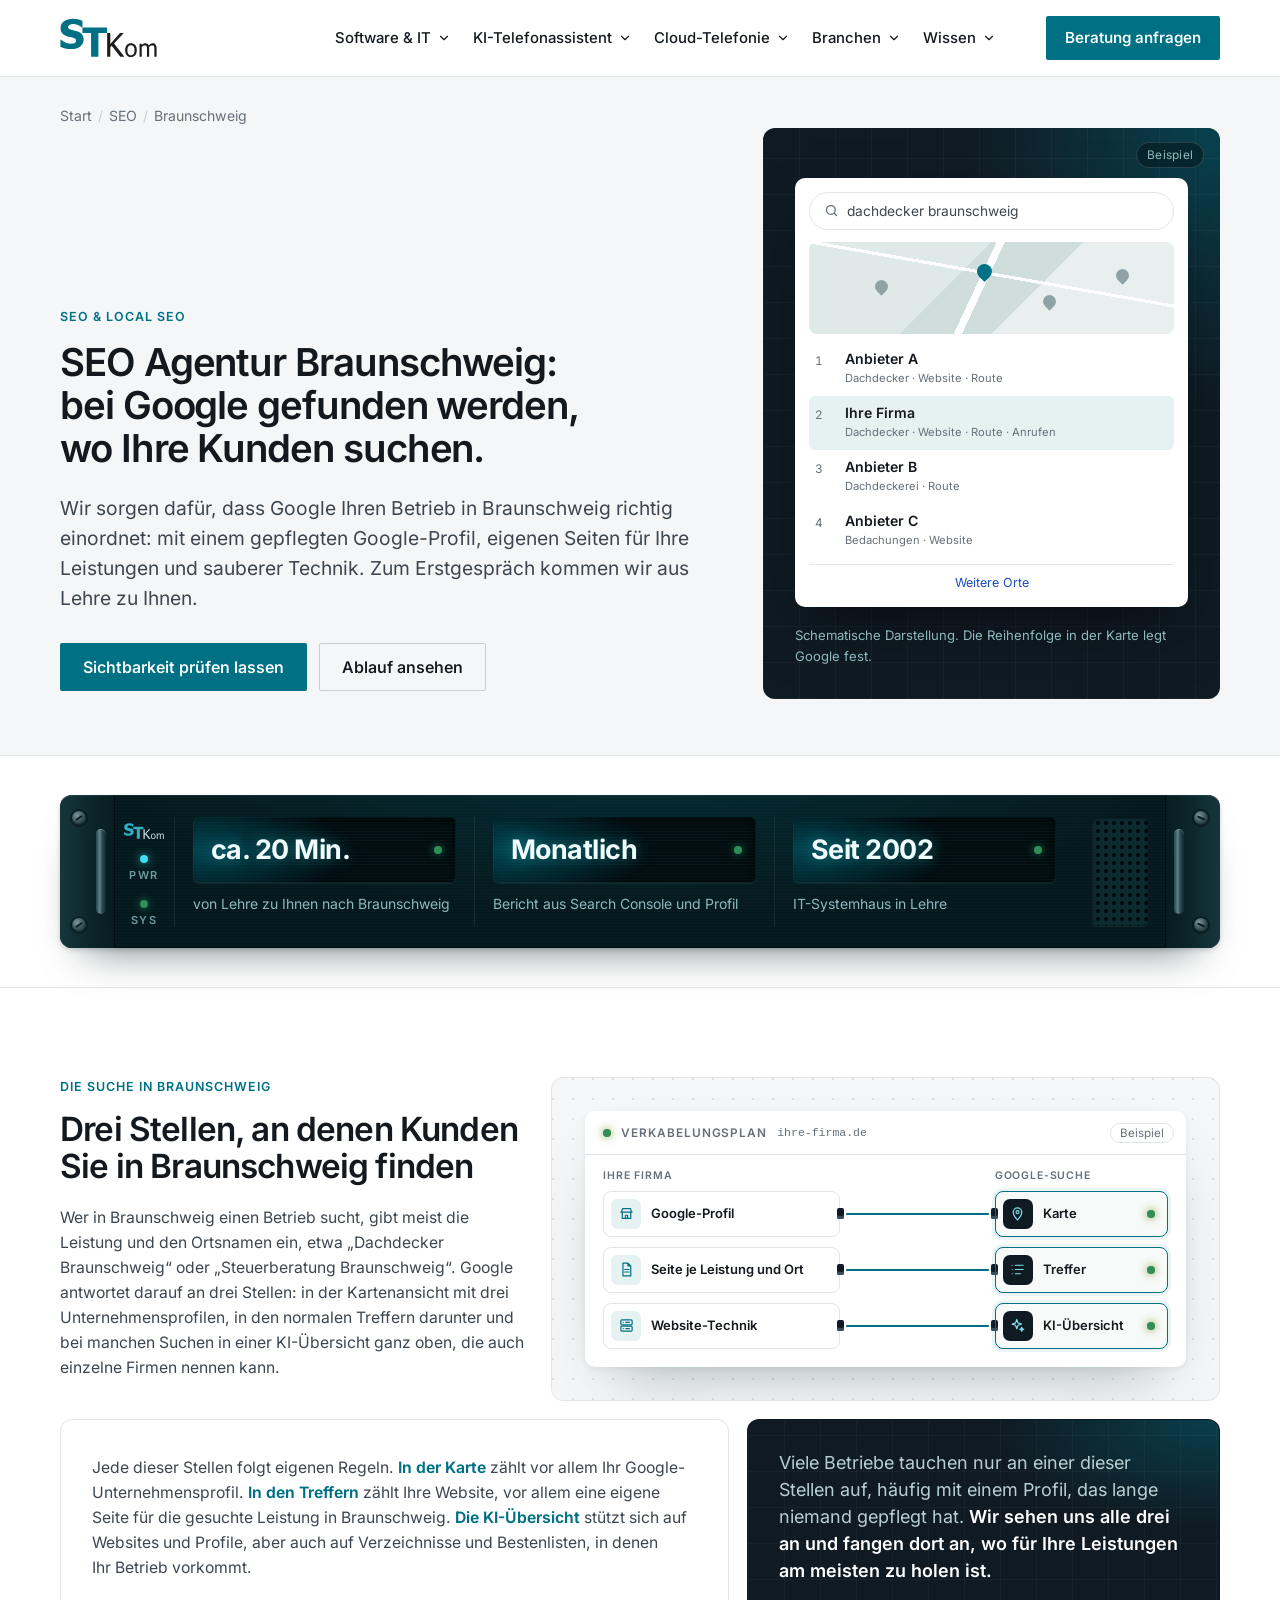
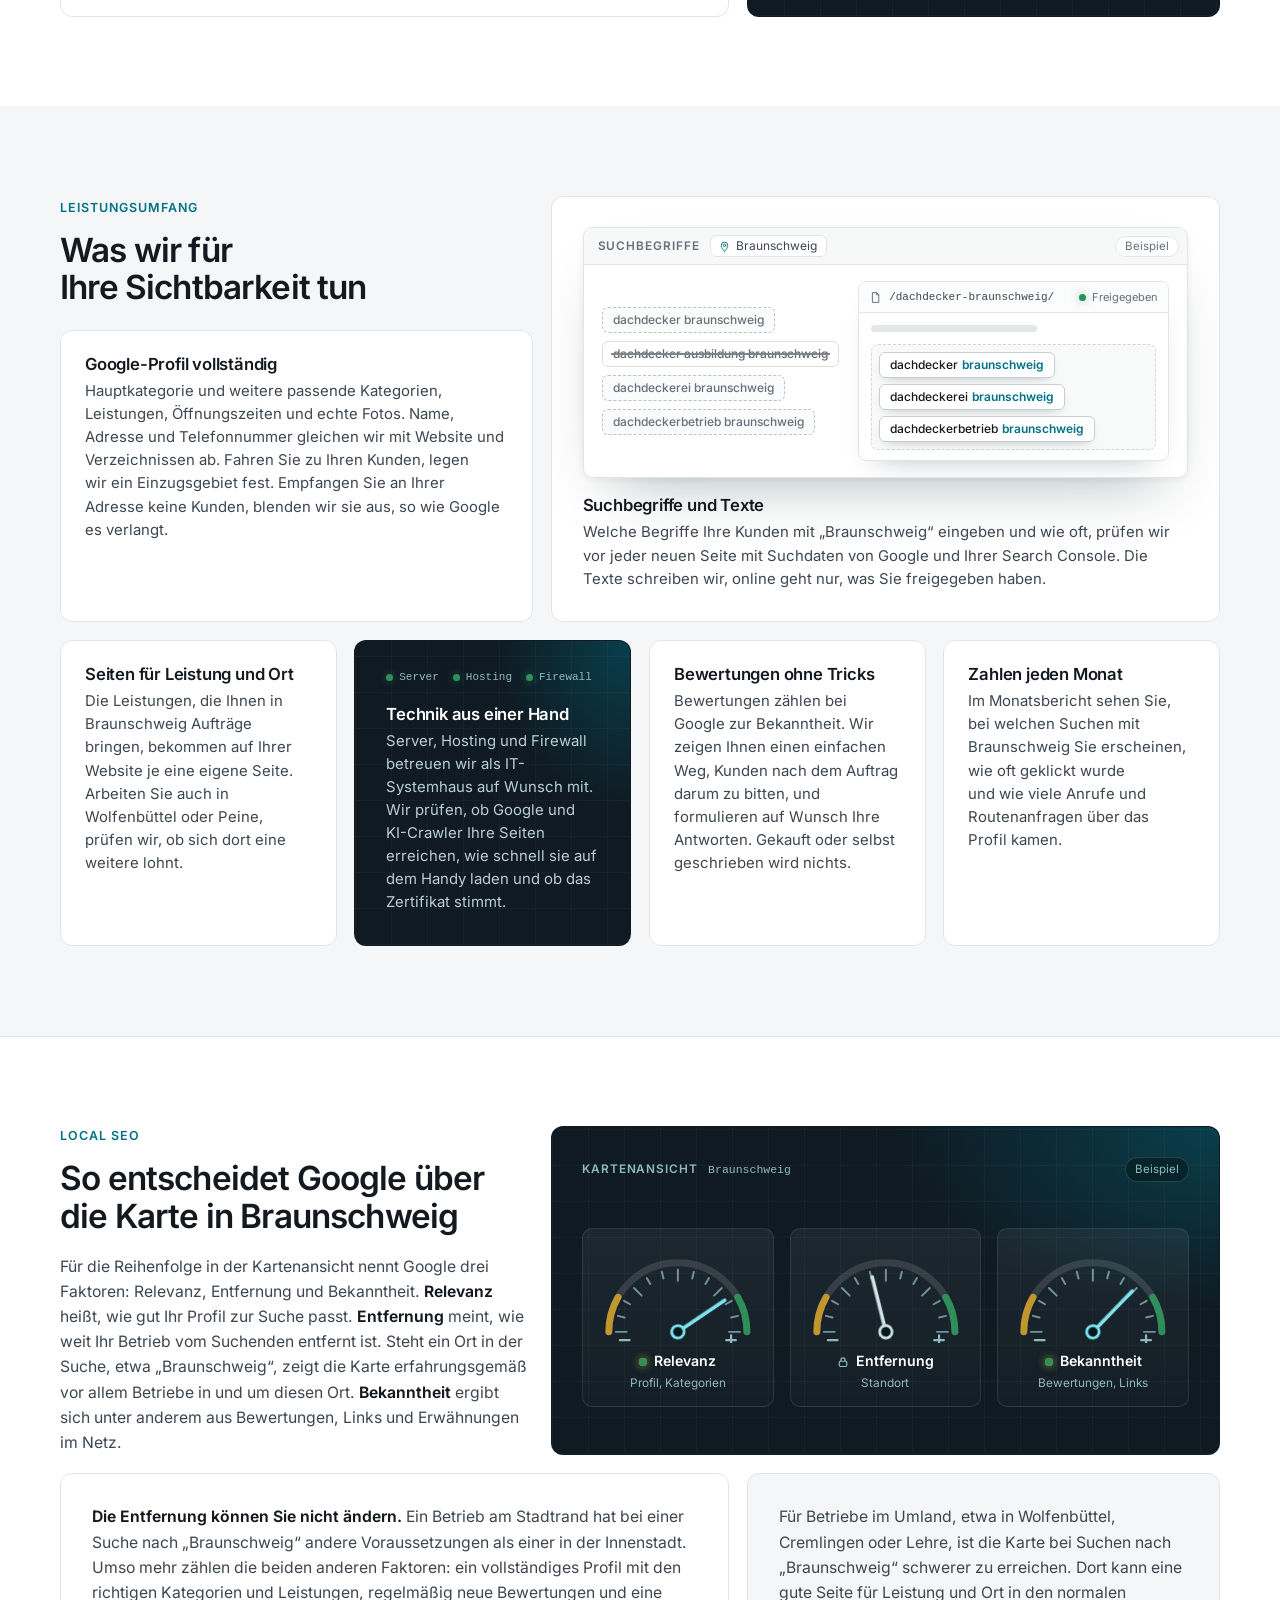
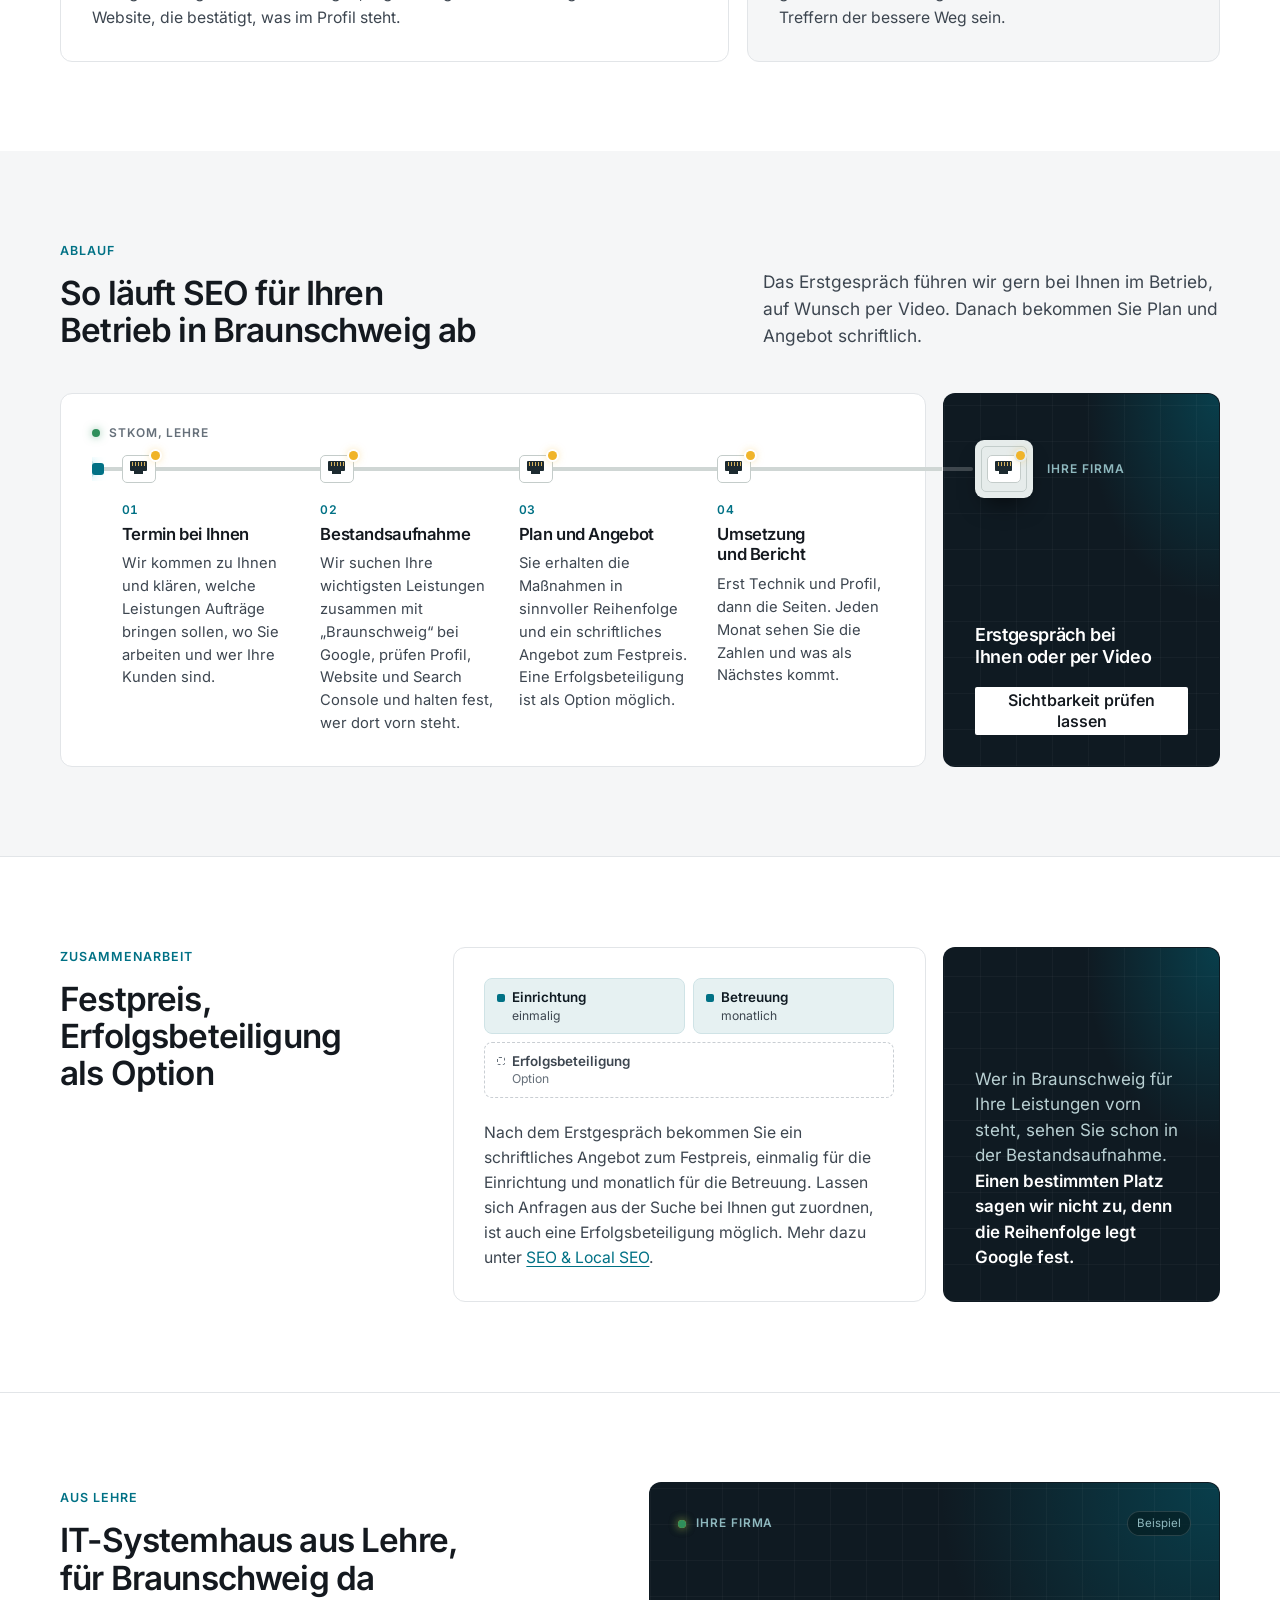
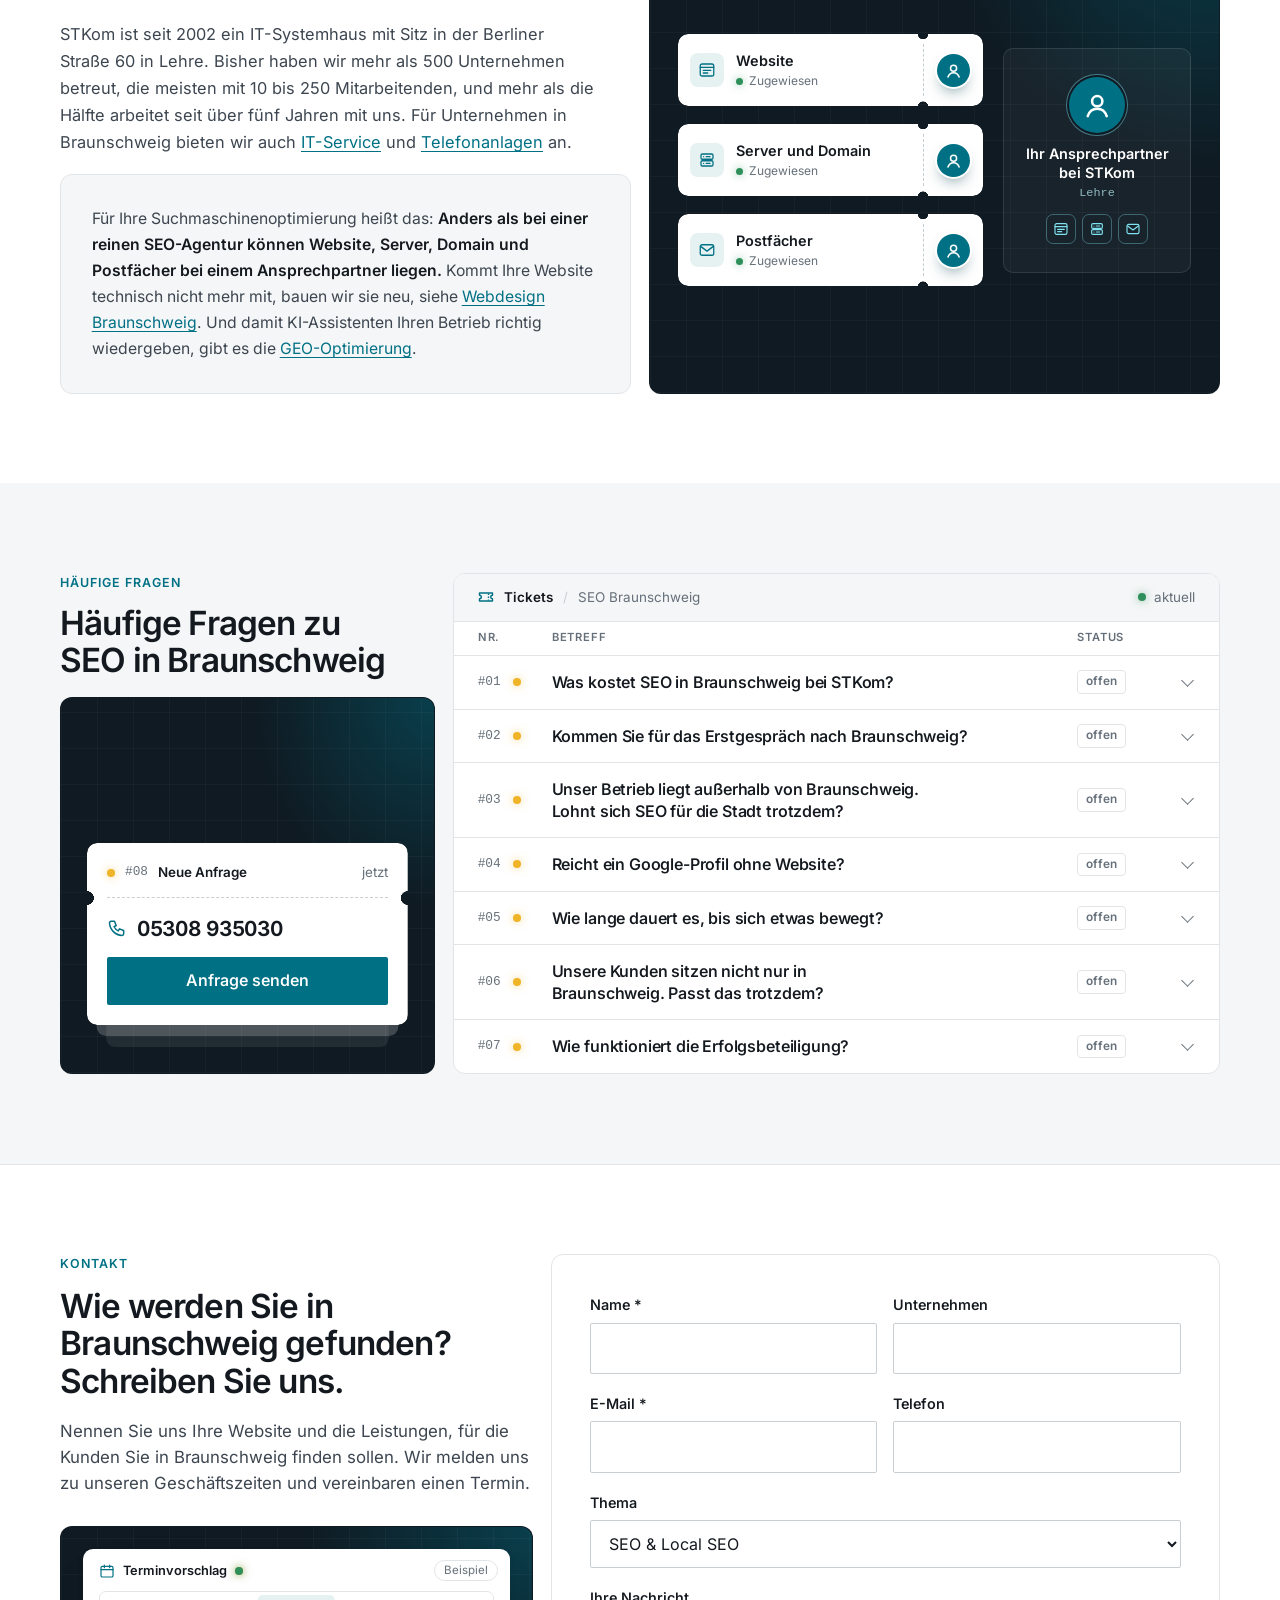
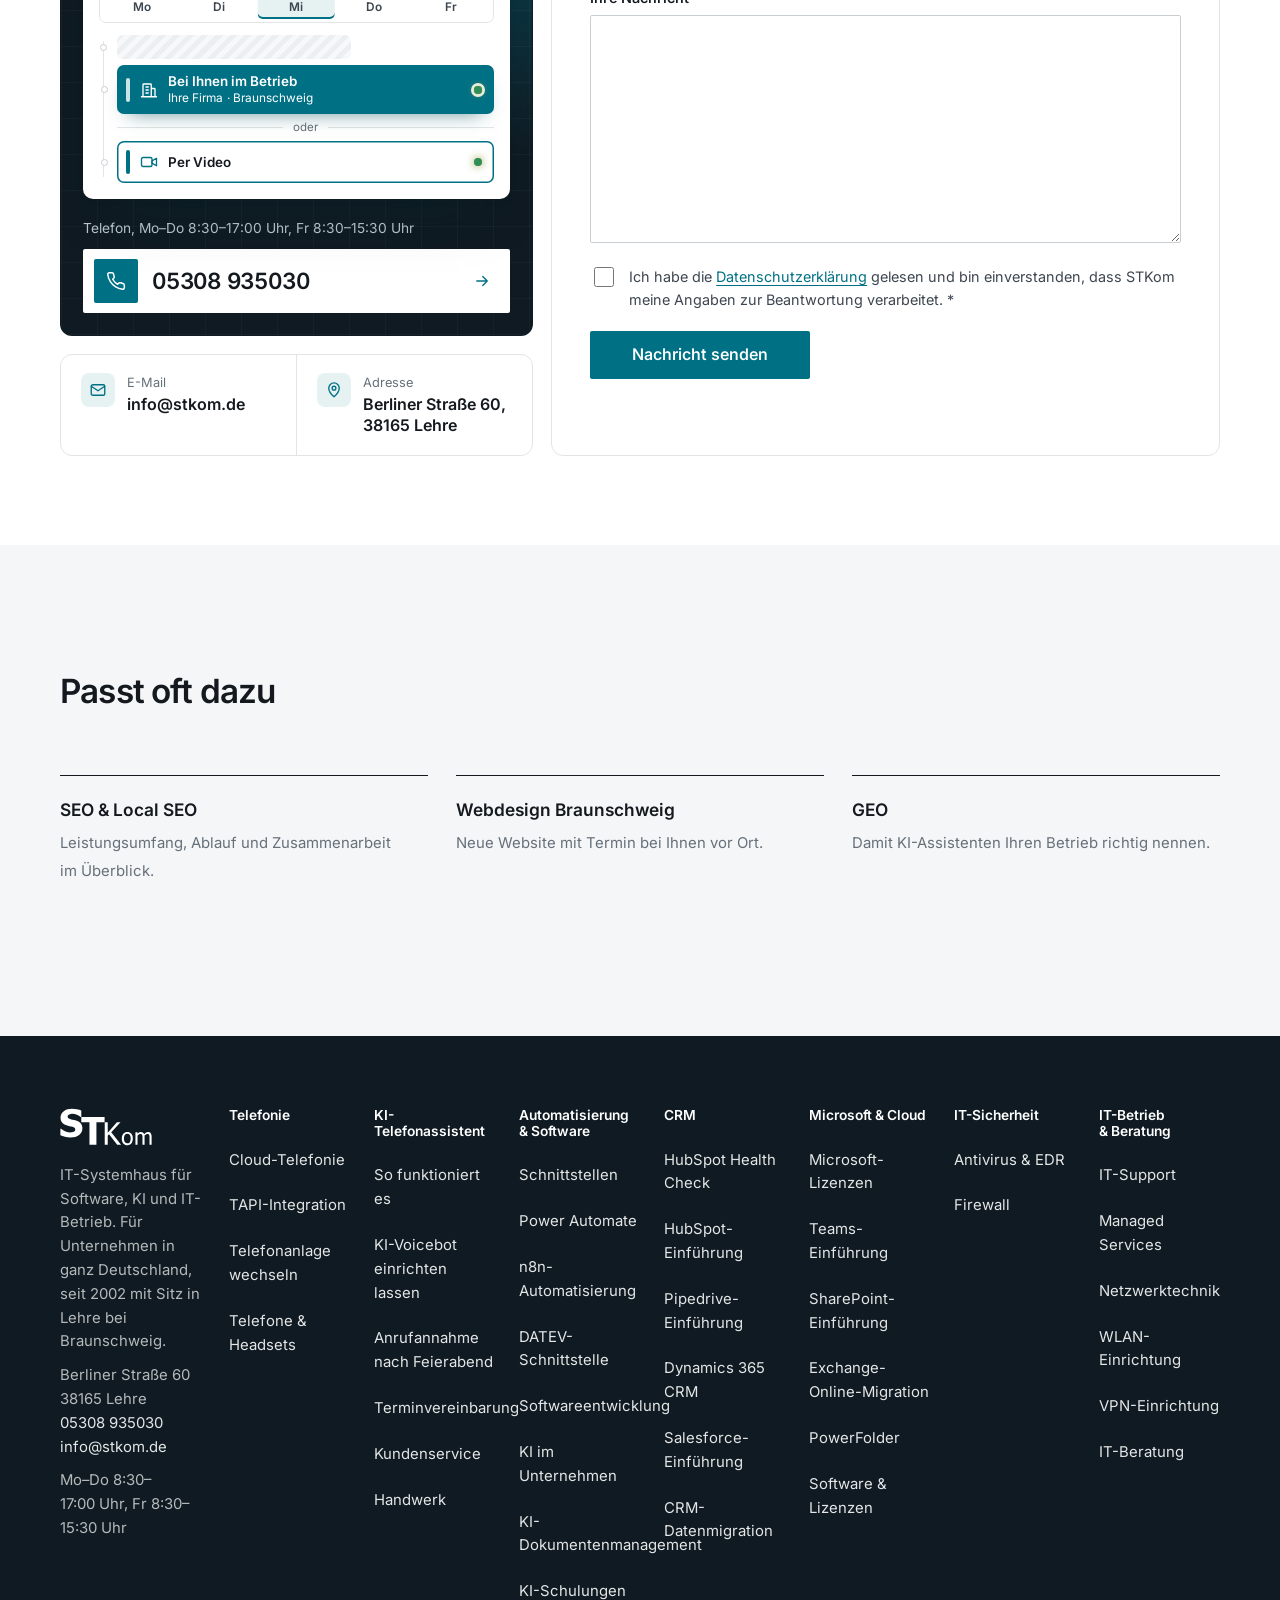
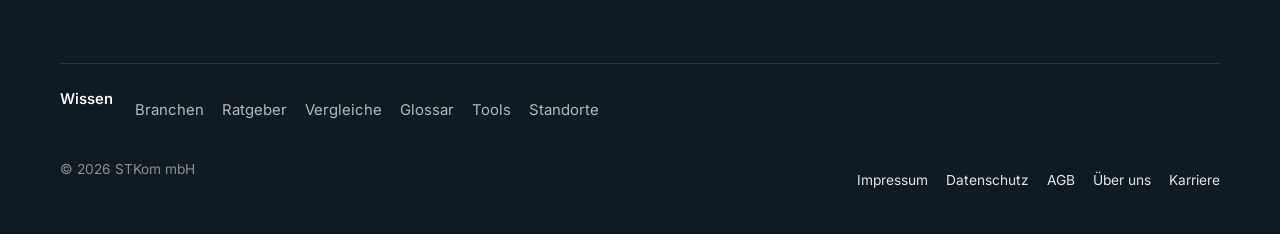
<file: seo-braunschweig/index.html>
<!doctype html>
<html lang="de">
<head>
<meta charset="utf-8">
<meta name="viewport" content="width=device-width, initial-scale=1">
<title>SEO Agentur Braunschweig: Termin vor Ort | STKom</title>
<meta name="description" content="SEO für Unternehmen in Braunschweig: Google-Profil, eine Seite je Leistung, Erstgespräch bei Ihnen, danach Festpreis.">
<meta name="robots" content="noindex, nofollow">
<link rel="canonical" href="https://www.stkom.de/seo-braunschweig/">
<link rel="preload" href="./../fonts/inter-latin.woff2" as="font" type="font/woff2" crossorigin>

<link rel="stylesheet" href="./../css/site.css?v=f5492042d1">
<link rel="stylesheet" href="./../css/web.css?v=8045b9e375">
<script>document.documentElement.classList.add('js')</script>
<link rel="icon" href="./../img/logo-stkom.svg" type="image/svg+xml">
<meta name="theme-color" content="#04191d">
<meta property="og:type" content="website"><meta property="og:locale" content="de_DE"><meta property="og:site_name" content="STKom">
<meta property="og:title" content="SEO Agentur Braunschweig: Termin vor Ort | STKom"><meta property="og:description" content="SEO für Unternehmen in Braunschweig: Google-Profil, eine Seite je Leistung, Erstgespräch bei Ihnen, danach Festpreis.">
<meta property="og:url" content="https://www.stkom.de/seo-braunschweig/"><meta property="og:image" content="https://www.stkom.de/img/og-default.jpg">
<meta name="twitter:card" content="summary_large_image">
<meta name="geo.region" content="DE-NI"><meta name="geo.placename" content="Lehre">
<script type="application/ld+json">{"@context":"https://schema.org","@graph":[{"@type":["LocalBusiness","ProfessionalService"],"@id":"https://www.stkom.de/#org","name":"STKom mbH","legalName":"STKom Softwaregesellschaft für Technik und Kommunikation mbH","url":"https://www.stkom.de/","logo":"https://www.stkom.de/img/logo-stkom-512.png","image":"https://www.stkom.de/img/og-default.jpg","telephone":"+49 5308 935030","faxNumber":"+49 5308 990443","email":"info@stkom.de","foundingDate":"2002","address":{"@type":"PostalAddress","streetAddress":"Berliner Straße 60","postalCode":"38165","addressLocality":"Lehre","addressRegion":"Niedersachsen","addressCountry":"DE"},"geo":{"@type":"GeoCoordinates","latitude":52.3282222,"longitude":10.6671613},"openingHoursSpecification":[{"@type":"OpeningHoursSpecification","dayOfWeek":["Monday","Tuesday","Wednesday","Thursday"],"opens":"08:30","closes":"17:00"},{"@type":"OpeningHoursSpecification","dayOfWeek":"Friday","opens":"08:30","closes":"15:30"}],"areaServed":[{"@type":"Country","name":"Deutschland"},{"@type":"City","name":"Lehre"},{"@type":"City","name":"Braunschweig"},{"@type":"City","name":"Wolfsburg"},{"@type":"City","name":"Wolfenbüttel"},{"@type":"City","name":"Peine"},{"@type":"City","name":"Gifhorn"},{"@type":"City","name":"Helmstedt"},{"@type":"City","name":"Salzgitter"},{"@type":"City","name":"Königslutter am Elm"},{"@type":"State","name":"Niedersachsen"}],"vatID":"DE813484703","sameAs":["https://www.linkedin.com/company/stkom-mbh","https://www.facebook.com/STKommbH/"]},{"@type":"WebSite","@id":"https://www.stkom.de/#website","url":"https://www.stkom.de/","name":"STKom","inLanguage":"de-DE","publisher":{"@id":"https://www.stkom.de/#org"}},{"@type":"WebPage","@id":"https://www.stkom.de/seo-braunschweig/#page","url":"https://www.stkom.de/seo-braunschweig/","name":"SEO Agentur Braunschweig: Termin vor Ort | STKom","description":"SEO für Unternehmen in Braunschweig: Google-Profil, eine Seite je Leistung, Erstgespräch bei Ihnen, danach Festpreis.","isPartOf":{"@id":"https://www.stkom.de/#website"},"inLanguage":"de-DE","dateModified":"2026-10-31","about":{"@id":"https://www.stkom.de/#org"}},{"@type":"BreadcrumbList","itemListElement":[{"@type":"ListItem","position":1,"name":"Start","item":"https://www.stkom.de/"},{"@type":"ListItem","position":2,"name":"SEO","item":"https://www.stkom.de/seo/"},{"@type":"ListItem","position":3,"name":"Braunschweig","item":"https://www.stkom.de/seo-braunschweig/"}]},{"@type":"Service","@id":"https://www.stkom.de/seo-braunschweig/#service","name":"SEO Braunschweig","serviceType":"Suchmaschinenoptimierung und Local SEO","description":"SEO für Unternehmen in Braunschweig: Google-Profil, eine Seite je Leistung, Erstgespräch bei Ihnen, danach Festpreis.","provider":{"@id":"https://www.stkom.de/#org"},"url":"https://www.stkom.de/seo-braunschweig/","areaServed":[{"@type":"Country","name":"Deutschland"},{"@type":"City","name":"Lehre"},{"@type":"City","name":"Braunschweig"},{"@type":"City","name":"Wolfsburg"},{"@type":"City","name":"Wolfenbüttel"},{"@type":"City","name":"Peine"},{"@type":"City","name":"Gifhorn"},{"@type":"City","name":"Helmstedt"},{"@type":"City","name":"Salzgitter"},{"@type":"City","name":"Königslutter am Elm"}]},{"@type":"FAQPage","@id":"https://www.stkom.de/seo-braunschweig/#faq","mainEntity":[{"@type":"Question","name":"Was kostet SEO in Braunschweig bei STKom?","acceptedAnswer":{"@type":"Answer","text":"Das hängt davon ab, wie viel an Website und Profil zu tun ist und für wie viele Leistungen Sie in Braunschweig gefunden werden möchten. Nach dem Termin bekommen Sie ein schriftliches Angebot mit Festpreisen für Einrichtung und Betreuung. Eine Erfolgsbeteiligung ist als Option möglich."}},{"@type":"Question","name":"Kommen Sie für das Erstgespräch nach Braunschweig?","acceptedAnswer":{"@type":"Answer","text":"Ja, gern in Ihren Betrieb. Lehre liegt etwa 20 Minuten von Braunschweig entfernt. Ein Gespräch per Video ist ebenso möglich, die weitere Abstimmung läuft dann per Telefon und Video."}},{"@type":"Question","name":"Unser Betrieb liegt außerhalb von Braunschweig. Lohnt sich SEO für die Stadt trotzdem?","acceptedAnswer":{"@type":"Answer","text":"Oft ja, über die normalen Treffer. Dort zählt vor allem eine eigene Seite für Ihre Leistung in Braunschweig. In der Karte haben Betriebe in der Stadt durch die Entfernung einen Vorteil."}},{"@type":"Question","name":"Reicht ein Google-Profil ohne Website?","acceptedAnswer":{"@type":"Answer","text":"Für die Kartenansicht kann ein gutes Profil schon viel bewirken. In den normalen Treffern und in vielen KI-Antworten erscheinen aber Websites. Außerdem sollte das Profil auf eine Seite verweisen, die Ihre Leistung genauer erklärt. Beides gehört zusammen."}},{"@type":"Question","name":"Wie lange dauert es, bis sich etwas bewegt?","acceptedAnswer":{"@type":"Answer","text":"Einen festen Zeitraum nennen wir nicht. Er hängt davon ab, wie viele Betriebe in Braunschweig für Ihre Leistung um dieselben Plätze werben und in welchem Zustand Website und Profil sind. Im Monatsbericht sehen Sie, wie sich Ihre Positionen bei Suchen mit Braunschweig entwickeln."}},{"@type":"Question","name":"Unsere Kunden sitzen nicht nur in Braunschweig. Passt das trotzdem?","acceptedAnswer":{"@type":"Answer","text":"Ja. Dann zählt weniger die Karte als Seiten, die Ihre Produkte und Verfahren so beschreiben, wie Einkäufer und Fachleute danach suchen, auch bundesweit. Das Erstgespräch führen wir trotzdem gern bei Ihnen in Braunschweig. Für Zulieferer siehe Automotive-Zulieferer."}},{"@type":"Question","name":"Wie funktioniert die Erfolgsbeteiligung?","acceptedAnswer":{"@type":"Answer","text":"Bei dieser Option werden wir an den Aufträgen beteiligt, die über die Google-Suche zu Ihnen kommen. Wie Anfragen gezählt werden und was als Auftrag gilt, legen wir vorher schriftlich fest. Ob das Modell zu Ihrem Betrieb passt, besprechen wir im Erstgespräch."}}]}]}</script>
</head>
<body>
<a class="skip" href="#main">Zum Inhalt springen</a>
<header class="hdr hdr--dark"><div class="wrap hdr__bar">
<a class="hdr__logo" href="https://www.stkom.de/" aria-label="STKom – zur Startseite"><img src="./../img/logo-stkom.svg" alt="STKom" width="160" height="57"></a>
<nav class="nav" aria-label="Hauptnavigation"><ul>
<li class="nav__item" data-mega><button class="nav__link" aria-expanded="false" aria-haspopup="true">Software &amp; IT<svg viewBox="0 0 24 24" fill="none" stroke="currentColor" stroke-width="2" stroke-linecap="round" stroke-linejoin="round" aria-hidden="true"><path d="m6 9 6 6 6-6"/></svg></button><div class="mega mega--wide"><div class="mega__grid mega__grid--6"><div class="mega__col"><h3><a href="https://www.stkom.de/automatisierung/">Automatisierung &amp; Software</a></h3><ul><li><a href="https://www.stkom.de/schnittstellen/">Schnittstellen</a></li><li><a href="https://www.stkom.de/power-automate/">Power Automate</a></li><li><a href="https://www.stkom.de/n8n-automatisierung/">n8n-Automatisierung</a></li><li><a href="https://www.stkom.de/datev-schnittstelle/">DATEV-Schnittstelle</a></li><li><a href="https://www.stkom.de/softwareentwicklung/">Softwareentwicklung</a></li><li><a href="https://www.stkom.de/ki-touch-display/">KI im Unternehmen</a></li><li><a href="https://www.stkom.de/ki-dokumentenmanagement/">KI-Dokumenten&shy;management</a></li><li><a href="https://www.stkom.de/ki-schulung/">KI-Schulungen</a></li></ul></div><div class="mega__col"><h3><a href="https://www.stkom.de/crm-implementierung/">CRM</a></h3><ul><li><a href="https://www.stkom.de/hubspot-check/">HubSpot Health Check</a></li><li><a href="https://www.stkom.de/hubspot-agentur/">HubSpot-Einführung</a></li><li><a href="https://www.stkom.de/pipedrive-einfuehrung/">Pipedrive-Einführung</a></li><li><a href="https://www.stkom.de/dynamics-365-crm/">Dynamics 365 CRM</a></li><li><a href="https://www.stkom.de/salesforce-einfuehrung/">Salesforce-Einführung</a></li><li><a href="https://www.stkom.de/crm-datenmigration/">CRM-Datenmigration</a></li></ul></div><div class="mega__col"><h3><a href="https://www.stkom.de/microsoft-365/">Microsoft &amp; Cloud</a></h3><ul><li><a href="https://www.stkom.de/microsoft-lizenzen/">Microsoft-Lizenzen</a></li><li><a href="https://www.stkom.de/microsoft-teams-einfuehrung/">Teams-Einführung</a></li><li><a href="https://www.stkom.de/sharepoint-einfuehrung/">SharePoint-Einführung</a></li><li><a href="https://www.stkom.de/exchange-online-migration/">Exchange-Online-Migration</a></li><li><a href="https://www.stkom.de/powerfolder/">PowerFolder</a></li><li><a href="https://www.stkom.de/software/">Software &amp; Lizenzen</a></li></ul></div><div class="mega__col"><h3><a href="https://www.stkom.de/it-sicherheit/">IT-Sicherheit</a></h3><ul><li><a href="https://www.stkom.de/antivirus/">Antivirus &amp; EDR</a></li><li><a href="https://www.stkom.de/firewall/">Firewall</a></li></ul></div><div class="mega__col"><h3><a href="https://www.stkom.de/it-services/">IT-Betrieb &amp; Beratung</a></h3><ul><li><a href="https://www.stkom.de/it-support/">IT-Support</a></li><li><a href="https://www.stkom.de/managed-services/">Managed Services</a></li><li><a href="https://www.stkom.de/netzwerktechnik/">Netzwerktechnik</a></li><li><a href="https://www.stkom.de/wlan-einrichtung/">WLAN-Einrichtung</a></li><li><a href="https://www.stkom.de/vpn-einrichtung/">VPN-Einrichtung</a></li><li><a href="https://www.stkom.de/it-beratung/">IT-Beratung</a></li></ul></div><div class="mega__col"><h3><a href="./../webdesign/">Web &amp; Marketing</a></h3><ul><li><a href="./../webdesign/">Webdesign</a></li><li><a href="./../webdesign-braunschweig/">Webdesign Braunschweig</a></li><li><a href="./../webdesign-wolfsburg/">Webdesign Wolfsburg</a></li><li><a href="./../seo/">SEO &amp; Local SEO</a></li><li><a href="./../seo-braunschweig/">SEO Braunschweig</a></li><li><a href="./../geo-optimierung/">GEO</a></li><li><a href="./../google-ads-betreuung/">Google Ads auf Beteiligung</a></li></ul></div></div><div class="mega__foot"><span>Alles rund um Ihre IT – aus einer Hand, wenn Sie wollen.</span><a href="https://www.stkom.de/leistungen/">Alle Leistungen</a></div></div></li>
<li class="nav__item" data-mega><button class="nav__link" aria-expanded="false" aria-haspopup="true">KI-Telefonassistent<svg viewBox="0 0 24 24" fill="none" stroke="currentColor" stroke-width="2" stroke-linecap="round" stroke-linejoin="round" aria-hidden="true"><path d="m6 9 6 6 6-6"/></svg></button><div class="mega mega--wide"><div class="mega__grid mega__grid--3"><div class="mega__col"><h3><a href="https://www.stkom.de/ki-voice-agents/">KI-Telefonassistent</a></h3><ul><li><a href="https://www.stkom.de/ki-voice-agents/">Überblick</a></li><li><a href="https://www.stkom.de/ki-telefonassistent/so-funktioniert-es/">So funktioniert es</a></li><li><a href="https://www.stkom.de/ki-telefonassistent/voicebot-einrichten/">KI-Voicebot einrichten lassen</a></li><li><a href="https://www.stkom.de/ki-telefonassistent/anrufannahme-nach-feierabend/">Anrufannahme nach Feierabend</a></li><li><a href="https://www.stkom.de/ki-telefonassistent/terminvereinbarung/">Terminvereinbarung</a></li><li><a href="https://www.stkom.de/ki-telefonassistent/kundenservice/">Kundenservice</a></li><li><a href="https://www.stkom.de/ki-telefonassistent/bestellannahme/">Bestellannahme</a></li><li><a href="https://www.stkom.de/whatsapp-assistent/">WhatsApp-Assistent</a></li></ul></div><div class="mega__col"><h3>Nach Branche</h3><ul><li><a href="https://www.stkom.de/ki-telefonassistent/handwerk/">Handwerk</a></li><li><a href="https://www.stkom.de/ki-telefonassistent/arztpraxis/">Arztpraxis</a></li><li><a href="https://www.stkom.de/ki-telefonassistent/hausverwaltung/">Hausverwaltung</a></li><li><a href="https://www.stkom.de/ki-telefonassistent/kanzlei/">Kanzlei</a></li><li><a href="https://www.stkom.de/ki-telefonassistent/autohaus-werkstatt/">Autohaus &amp; Werkstatt</a></li><li><a href="https://www.stkom.de/ki-telefonassistent/zahnarztpraxis/">Zahnarztpraxis</a></li><li><a href="https://www.stkom.de/ki-telefonassistent/tierarztpraxis/">Tierarztpraxis</a></li><li><a href="https://www.stkom.de/ki-telefonassistent/physiotherapie/">Physiotherapie</a></li><li><a href="https://www.stkom.de/ki-telefonassistent/pflegedienst/">Pflegedienst</a></li><li><a href="https://www.stkom.de/ki-telefonassistent/immobilienmakler/">Immobilienmakler</a></li><li><a href="https://www.stkom.de/ki-voice-agents/">Alle Einsatzfälle …</a></li></ul></div><div class="mega__col"><h3><a href="https://www.stkom.de/standorte/">Einsatzgebiet</a></h3><ul class="mega__stack"><li><a href="https://www.stkom.de/kontakt/">Deutschlandweit<span>Remote und per Videokonferenz, vor Ort nach Absprache</span></a></li><li><a href="https://www.stkom.de/standorte/">Standorte &amp; Vor-Ort-Service<span>Sitz in Lehre bei Braunschweig</span></a></li></ul></div></div><div class="mega__foot"><span>Nimmt Anrufe an, wenn niemand kann – auch nach Feierabend.</span><a href="https://www.stkom.de/ki-voice-agents/">So funktioniert der Assistent</a></div></div></li>
<li class="nav__item" data-mega><button class="nav__link" aria-expanded="false" aria-haspopup="true">Cloud-Telefonie<svg viewBox="0 0 24 24" fill="none" stroke="currentColor" stroke-width="2" stroke-linecap="round" stroke-linejoin="round" aria-hidden="true"><path d="m6 9 6 6 6-6"/></svg></button><div class="mega mega--wide"><div class="mega__grid mega__grid--3"><div class="mega__col"><h3><a href="https://www.stkom.de/telefonie/">Cloud-Telefonie</a></h3><ul><li><a href="https://www.stkom.de/cloud-telefonie/">Cloud-Telefonanlage</a></li><li><a href="https://www.stkom.de/tapi-integration/">TAPI-Integration</a></li><li><a href="https://www.stkom.de/telefonanlage-wechseln/">Telefonanlage wechseln</a></li><li><a href="https://www.stkom.de/telefonie-hardware/">Telefone &amp; Headsets</a></li><li><a href="https://www.stkom.de/tapicall/">TAPICall (ESTOS)</a></li><li><a href="https://www.stkom.de/rufnummernportierung/">Rufnummernportierung</a></li><li><a href="https://www.stkom.de/sip-trunk/">SIP-Trunk</a></li></ul></div><div class="mega__col"><h3>Funktionen</h3><ul><li><a href="https://www.stkom.de/teams-telefonie/">Teams-Telefonie</a></li><li><a href="https://www.stkom.de/handy-als-nebenstelle/">Handy als Nebenstelle</a></li><li><a href="https://www.stkom.de/warteschleife-ansagen/">Warteschleife &amp; Ansagen</a></li><li><a href="https://www.stkom.de/ivr-sprachmenue/">Sprachmenü (IVR)</a></li><li><a href="https://www.stkom.de/callcenter-funktionen/">Callcenter-Funktionen</a></li><li><a href="https://www.stkom.de/fax-to-mail/">Fax to Mail</a></li><li><a href="https://www.stkom.de/telefonanlage-kleine-unternehmen/">Für kleine Unternehmen</a></li></ul></div><div class="mega__col"><h3><a href="https://www.stkom.de/standorte/">Einsatzgebiet</a></h3><ul class="mega__stack"><li><a href="https://www.stkom.de/kontakt/">Deutschlandweit<span>Remote und per Videokonferenz, vor Ort nach Absprache</span></a></li><li><a href="https://www.stkom.de/standorte/">Standorte &amp; Vor-Ort-Service<span>Sitz in Lehre bei Braunschweig</span></a></li></ul></div></div><div class="mega__foot"><span>Rufnummer bleibt, alte Anlage läuft bis zum Umschalttag. Am Umschalttag sind wir vor Ort.</span><a href="https://www.stkom.de/kontakt/">Angebot anfragen</a></div></div></li>
<li class="nav__item" data-mega><button class="nav__link" aria-expanded="false" aria-haspopup="true">Branchen<svg viewBox="0 0 24 24" fill="none" stroke="currentColor" stroke-width="2" stroke-linecap="round" stroke-linejoin="round" aria-hidden="true"><path d="m6 9 6 6 6-6"/></svg></button><div class="mega mega--mid"><div class="mega__grid mega__grid--3"><div class="mega__col"><h3><a href="https://www.stkom.de/branchen/">Branchen</a></h3><ul><li><a href="https://www.stkom.de/branchen/handwerk/">Handwerk</a></li><li><a href="https://www.stkom.de/branchen/maschinenbau-industrie/">Maschinenbau &amp; Industrie</a></li><li><a href="https://www.stkom.de/branchen/automotive-zulieferer/">Automotive-Zulieferer</a></li><li><a href="https://www.stkom.de/branchen/steuerberater-kanzleien/">Steuerberater &amp; Kanzleien</a></li><li><a href="https://www.stkom.de/branchen/hausverwaltung-immobilien/">Hausverwaltung &amp; Immobilien</a></li><li><a href="https://www.stkom.de/branchen/logistik-spedition/">Logistik &amp; Spedition</a></li><li><a href="https://www.stkom.de/branchen/handel-grosshandel/">Handel &amp; Großhandel</a></li><li><a href="https://www.stkom.de/branchen/dienstleister-agenturen/">Dienstleister &amp; Agenturen</a></li><li><a href="https://www.stkom.de/branchen/arztpraxen-gesundheit/">Arztpraxen &amp; Gesundheit</a></li></ul></div><div class="mega__col"><h3><a href="https://www.stkom.de/standorte/">Einsatzgebiet</a></h3><ul class="mega__stack"><li><a href="https://www.stkom.de/kontakt/">Deutschlandweit<span>Remote und per Videokonferenz, vor Ort nach Absprache</span></a></li><li><a href="https://www.stkom.de/standorte/">Standorte &amp; Vor-Ort-Service<span>Sitz in Lehre bei Braunschweig</span></a></li></ul></div></div></div></li>
<li class="nav__item" data-mega><button class="nav__link" aria-expanded="false" aria-haspopup="true">Wissen<svg viewBox="0 0 24 24" fill="none" stroke="currentColor" stroke-width="2" stroke-linecap="round" stroke-linejoin="round" aria-hidden="true"><path d="m6 9 6 6 6-6"/></svg></button><div class="mega mega--mid"><div class="mega__grid mega__grid--2"><div class="mega__col"><h3>Wissen</h3><ul class="mega__stack"><li><a href="https://www.stkom.de/ratgeber/">Ratgeber<span>Praxiswissen für Entscheider</span></a></li><li><a href="https://www.stkom.de/vergleich/">Vergleiche<span>Systeme und Tarife gegenübergestellt</span></a></li><li><a href="https://www.stkom.de/glossar/">IT-Glossar<span>Begriffe kurz erklärt</span></a></li><li><a href="https://www.stkom.de/tools/">Kostenlose Tools<span>Ansagetexte, Rechner</span></a></li><li><a href="https://www.stkom.de/cloudya-app/">Cloudya-Anleitungen<span>Hilfe zur Telefonie-App</span></a></li></ul></div><div class="mega__col"><h3>STKom</h3><ul class="mega__stack"><li><a href="https://www.stkom.de/ueber-uns/">Über uns<span>Seit 2002 aus Lehre</span></a></li><li><a href="https://www.stkom.de/karriere/">Karriere<span>Offene Stellen</span></a></li><li><a href="https://www.stkom.de/support/">Support-Portal<span>Ticket und Status</span></a></li><li><a href="https://www.stkom.de/kontakt/">Kontakt<span>Telefon, E-Mail, Anfahrt</span></a></li></ul></div></div></div></li>
</ul></nav>
<div class="hdr__cta"><a class="hdr__phone" href="tel:+495308935030">05308 935030</a><a class="btn btn--signal" href="#kontakt">Beratung anfragen</a></div>
<button class="burger" aria-label="Menü" aria-expanded="false"><span></span><span></span><span></span></button>
</div></header>
<main id="main"><section class="dhero page-dark-top"><div class="wrap"><nav class="crumbs" aria-label="Brotkrumen"><ol><li><a href="https://www.stkom.de/">Start</a></li><li><a href="./../seo/">SEO</a></li><li aria-current="page">Braunschweig</li></ol></nav>
<div class="dhero__grid"><div class="dhero__text"><span class="kicker">SEO &amp; Local SEO</span>
<h1 class="t-h1 t-h1--long">SEO Agentur Braunschweig: bei Google gefunden werden, wo Ihre Kunden&nbsp;suchen.</h1>
<p class="lead">Wir sorgen dafür, dass Google Ihren Betrieb in Braunschweig richtig einordnet: mit einem gepflegten Google-Profil, eigenen Seiten für Ihre Leistungen und sauberer Technik. Zum Erstgespräch kommen wir aus Lehre zu Ihnen.</p>
<div class="btn-row"><a class="btn btn--signal" href="#kontakt">Sichtbarkeit prüfen lassen</a><a class="btn btn--ghost" href="#ablauf">Ablauf ansehen</a></div></div>
<div class="stage stage--serp stage--orte" role="group" aria-label="Beispiel: In der Kartenansicht der Google-Suche rückt Ihre Firma von Platz 4 auf Platz 2"><span class="stage__tag">Beispiel</span>
<div class="serp" aria-hidden="true"><div class="serp__q"><svg viewBox="0 0 24 24" fill="none" stroke="currentColor" stroke-width="2" stroke-linecap="round"><circle cx="11" cy="11" r="7"/><path d="m20 20-3.5-3.5"/></svg>dachdecker braunschweig</div>
<div class="orte__karte"><i style="left:18%;top:42%"></i><i class="is-you" style="left:46%;top:24%"></i><i style="left:64%;top:58%"></i><i style="left:84%;top:30%"></i></div>
<ol class="serp__list" data-von="4" data-nach="2">
<li><span class="n">1</span><div><div class="t">Anbieter A</div><div class="d">Dachdecker · Website · Route</div></div></li>
<li class="is-you"><span class="n">2</span><div><div class="t">Ihre Firma</div><div class="d">Dachdecker · Website · Route · Anrufen</div></div></li>
<li><span class="n">3</span><div><div class="t">Anbieter B</div><div class="d">Dachdeckerei · Route</div></div></li>
<li><span class="n">4</span><div><div class="t">Anbieter C</div><div class="d">Bedachungen · Website</div></div></li>
</ol>
<div class="orte__mehr">Weitere Orte</div></div>
<p class="stage__cap">Schematische Darstellung. Die Reihenfolge in der Karte legt Google fest.</p>
</div></div></div></section>
<link rel="stylesheet" href="./../css/bento.css?v=1fd1c8bfe5">
<link rel="stylesheet" href="./../css/seiten/seo-braunschweig.css?v=bdbeb7f899">
<section data-sek="kennzahlen" class="section sk-kennzahlen" aria-label="Kennzahlen"><div class="wrap">
<div class="sk-kennzahlen-unit" data-bx-live data-bx-scroll>
<div class="sk-kennzahlen-ear" aria-hidden="true"><i class="sk-kennzahlen-screw"></i><b class="sk-kennzahlen-handle"></b><i class="sk-kennzahlen-screw"></i></div>
<div class="sk-kennzahlen-front">
<div class="sk-kennzahlen-sys" aria-hidden="true"><svg class="sk-kennzahlen-logo" viewBox="-1 43 236 97"><path class="a" d="M25.73,118.26c-5.42,0-10.18-.52-14.29-1.57-4.11-1.05-7.92-2.35-11.44-3.9v-16.85h1.61c3.54,3.01,7.45,5.32,11.73,6.94,4.27,1.62,8.42,2.42,12.44,2.42,1.01,0,2.35-.11,4.01-.33s3-.57,4.01-1.04c1.23-.54,2.28-1.29,3.13-2.25.85-.96,1.28-2.24,1.28-3.82,0-1.78-.7-3.22-2.09-4.33s-3.06-1.92-4.99-2.43c-2.41-.63-4.98-1.24-7.72-1.81-2.74-.57-5.3-1.27-7.68-2.09-5.48-1.93-9.41-4.54-11.79-7.8-2.38-3.27-3.56-7.36-3.56-12.27,0-6.63,2.81-12,8.42-16.11,5.61-4.11,12.62-6.16,21.03-6.16,4.22,0,8.41.43,12.58,1.29,4.17.86,7.9,2.02,11.2,3.48v16.2h-1.57c-2.63-2.24-5.83-4.13-9.62-5.68-3.78-1.54-7.67-2.32-11.66-2.32-1.55,0-2.94.11-4.18.33-1.23.22-2.53.64-3.89,1.27-1.11.5-2.07,1.25-2.87,2.24-.81.99-1.21,2.1-1.21,3.32,0,1.81.64,3.24,1.92,4.31,1.28,1.06,3.76,2.02,7.44,2.88,2.38.54,4.66,1.06,6.87,1.57,2.2.51,4.55,1.21,7.06,2.09,4.91,1.78,8.56,4.16,10.95,7.16,2.39,3,3.59,6.96,3.59,11.87,0,7.04-2.77,12.7-8.3,16.98-5.53,4.28-13.01,6.42-22.42,6.42h0Z"/><polygon class="a" points="74.57 136.67 74.57 79.35 53.61 79.35 53.61 65.8 113.37 65.8 113.37 79.35 92.41 79.35 92.41 136.67 74.57 136.67 74.57 136.67"/><polygon class="b" points="155.63 136.93 145.71 136.93 124.77 110.23 121.42 113.97 121.42 136.93 113.75 136.93 113.75 79.48 121.42 79.48 121.42 106.02 145.05 79.48 154.21 79.48 130.46 105.14 155.63 136.93 155.63 136.93"/><path class="b" fill-rule="evenodd" d="M185.85,121.08c0,5.34-1.29,9.46-3.86,12.37-2.58,2.91-6.01,4.36-10.29,4.36s-7.88-1.5-10.41-4.5c-2.53-3-3.79-7.08-3.79-12.23s1.3-9.42,3.91-12.35c2.6-2.93,6.04-4.4,10.3-4.4s7.71,1.46,10.29,4.39c2.58,2.93,3.86,7.05,3.86,12.37h0ZM180.32,121.08c0-4.09-.75-7.13-2.24-9.12-1.49-1.99-3.62-2.98-6.38-2.98s-4.92.99-6.42,2.98c-1.5,1.99-2.25,5.03-2.25,9.12s.75,6.96,2.25,9c1.5,2.04,3.64,3.07,6.42,3.07s4.86-1,6.36-3.01c1.5-2.01,2.25-5.03,2.25-9.06h0Z"/><path class="b" d="M228.62,136.93v-18.36c0-1.46-.06-2.81-.17-4.05-.11-1.24-.35-2.21-.71-2.91-.38-.76-.92-1.32-1.62-1.68-.7-.36-1.65-.54-2.85-.54-1.1,0-2.28.34-3.54,1.02-1.26.68-2.57,1.65-3.91,2.93.02.32.04.71.07,1.15.03.44.04.97.04,1.58v20.87h-5.36v-18.36c0-1.46-.06-2.81-.17-4.05-.11-1.24-.35-2.21-.71-2.91-.38-.76-.92-1.32-1.62-1.68-.7-.36-1.65-.54-2.85-.54s-2.37.36-3.64,1.09c-1.27.72-2.5,1.65-3.7,2.77v23.68h-5.36v-31.74h5.36v3.53c1.4-1.4,2.8-2.49,4.17-3.26,1.38-.77,2.89-1.15,4.54-1.15,1.88,0,3.54.43,5,1.28,1.45.93,2.56,2.26,3.32,4.21,1.61-1.8,3.19-3.17,4.73-4.09,1.54-.93,3.21-1.39,5.01-1.39,1.37,0,2.61.21,3.73.64,1.12.43,2.1,1.11,2.93,2.06.85.97,1.51,2.17,1.98,3.61.46,1.44.7,3.25.7,5.43v20.88h-5.36Z"/></svg><span class="sk-kennzahlen-pwr"></span><span class="sk-kennzahlen-silk">PWR</span><span class="sk-kennzahlen-silk sk-kennzahlen-silk--sys">SYS</span></div>
<dl class="sk-kennzahlen-dl">
<div class="sk-kennzahlen-mod" style="--i:0"><dt><span class="sk-kennzahlen-val">ca. 20&nbsp;Min.</span></dt><dd>von Lehre zu Ihnen nach&nbsp;Braunschweig</dd></div>
<div class="sk-kennzahlen-mod" style="--i:1"><dt><span class="sk-kennzahlen-val">Monatlich</span></dt><dd>Bericht aus Search Console und&nbsp;Profil</dd></div>
<div class="sk-kennzahlen-mod" style="--i:2"><dt><span class="sk-kennzahlen-val">Seit 2002</span></dt><dd>IT-Systemhaus in&nbsp;Lehre</dd></div>
</dl>
<div class="sk-kennzahlen-grille" aria-hidden="true"></div>
<span class="sk-kennzahlen-glare" aria-hidden="true"></span>
</div>
<div class="sk-kennzahlen-ear sk-kennzahlen-ear--r" aria-hidden="true"><i class="sk-kennzahlen-screw"></i><b class="sk-kennzahlen-handle"></b><i class="sk-kennzahlen-screw"></i></div>
</div>
</div></section>

<section data-sek="erklaer" class="section bx sk-sbs-erklaer"><div class="wrap"><div class="bx-grid sk-sbs-erklaer-grid">
<div class="sk-sbs-erklaer-intro" style="--c:5;--c-t:12" data-bx><span class="kicker">Die Suche in Braunschweig</span><h2 class="t-h2">Drei Stellen, an denen Kunden Sie in Braunschweig finden</h2>
<p>Wer in Braunschweig einen Betrieb sucht, gibt meist die Leistung und den Ortsnamen ein, etwa „Dachdecker Braunschweig“ oder „Steuerberatung Braunschweig“. Google antwortet darauf an drei Stellen: in der Kartenansicht mit drei Unternehmensprofilen, in den normalen Treffern darunter und bei manchen Suchen in einer KI-Übersicht ganz oben, die auch einzelne Firmen nennen kann.</p></div>
<div class="bx-tile bx-tile--paper sk-sbs-erklaer-plan" style="--c:7;--c-t:12;--d:1" data-bx><figure class="bx-live sk-sbs-erklaer-live" data-bx-live aria-hidden="true">
<div class="sk-sbs-erklaer-kopf"><span class="sk-sbs-erklaer-led"><i class="bx-led"></i><i class="bx-led bx-led--ok"></i></span><span class="bx-label">Verkabelungsplan</span><span class="sk-sbs-erklaer-dom">ihre-firma.de</span><span class="bx-tag">Beispiel</span></div>
<div class="sk-sbs-erklaer-cols"><span>Ihre Firma</span><span>Google-Suche</span></div>
<ol class="sk-sbs-erklaer-rows">
<li style="--i:0"><span class="sk-sbs-erklaer-src"><span class="sk-sbs-erklaer-ico"><svg viewBox="0 0 24 24"><path d="M4 10h16M5 10l1.3-5h11.4L19 10M6 10v9h12v-9M10.5 19v-4.5h3V19"/></svg></span><b>Google-Profil</b></span><span class="sk-sbs-erklaer-wire"><i></i></span><span class="sk-sbs-erklaer-dst"><span class="sk-sbs-erklaer-ico"><svg viewBox="0 0 24 24"><path d="M12 21s-6-5.6-6-11a6 6 0 0 1 12 0c0 5.4-6 11-6 11z"/><circle cx="12" cy="10" r="2.2"/></svg></span><b>Karte</b><span class="sk-sbs-erklaer-led"><i class="bx-led"></i><i class="bx-led bx-led--ok"></i></span></span></li>
<li style="--i:1"><span class="sk-sbs-erklaer-src"><span class="sk-sbs-erklaer-ico"><svg viewBox="0 0 24 24"><path d="M7 3h7l4 4v14H7zM14 3v4h4M9.5 12h6M9.5 15.5h6"/></svg></span><b>Seite je Leistung und Ort</b></span><span class="sk-sbs-erklaer-wire"><i></i></span><span class="sk-sbs-erklaer-dst"><span class="sk-sbs-erklaer-ico"><svg viewBox="0 0 24 24"><path d="M9 6h11M9 12h11M9 18h7M4.5 6h.01M4.5 12h.01M4.5 18h.01"/></svg></span><b>Treffer</b><span class="sk-sbs-erklaer-led"><i class="bx-led"></i><i class="bx-led bx-led--ok"></i></span></span></li>
<li style="--i:2"><span class="sk-sbs-erklaer-src"><span class="sk-sbs-erklaer-ico"><svg viewBox="0 0 24 24"><rect x="4" y="4" width="16" height="7" rx="1.5"/><rect x="4" y="13" width="16" height="7" rx="1.5"/><path d="M7.5 7.5h.01M7.5 16.5h.01M11 7.5h5M11 16.5h5"/></svg></span><b>Website-Technik</b></span><span class="sk-sbs-erklaer-wire"><i></i></span><span class="sk-sbs-erklaer-dst"><span class="sk-sbs-erklaer-ico"><svg viewBox="0 0 24 24"><path d="M11 3.5l1.7 4.8 4.8 1.7-4.8 1.7L11 16.5l-1.7-4.8L4.5 10l4.8-1.7zM18 14.5l.8 2 2 .8-2 .8-.8 2-.8-2-2-.8 2-.8z"/></svg></span><b>KI-&#8288;Übersicht</b><span class="sk-sbs-erklaer-led"><i class="bx-led"></i><i class="bx-led bx-led--ok"></i></span></span></li>
</ol>
</figure></div>
<div class="bx-tile sk-sbs-erklaer-p2" style="--c:7;--c-t:7;--d:1" data-bx><p>Jede dieser Stellen folgt eigenen Regeln. <b>In der Karte</b> zählt vor allem Ihr Google-Unternehmensprofil. <b>In den Treffern</b> zählt Ihre Website, vor allem eine eigene Seite für die gesuchte Leistung in Braunschweig. <b>Die KI-Übersicht</b> stützt sich auf Websites und Profile, aber auch auf Verzeichnisse und Bestenlisten, in denen Ihr&nbsp;Betrieb vorkommt.</p></div>
<div class="bx-tile bx-tile--night sk-sbs-erklaer-night" style="--c:5;--c-t:5;--d:2" data-bx><p>Viele Betriebe tauchen nur an einer dieser Stellen auf, häufig mit einem Profil, das lange niemand gepflegt hat. <strong>Wir sehen uns alle drei an und fangen dort an, wo für Ihre Leistungen am meisten zu holen ist.</strong></p></div>
</div></div></section>

<section data-sek="leistung" class="section section--paper bx sk-sbs-leistung"><div class="wrap"><div class="bx-grid sk-sbs-leistung-grid">
<div class="sk-sbs-leistung-head" style="--c-t:12" data-bx><span class="kicker">Leistungsumfang</span><h2 class="t-h2">Was wir für Ihre Sichtbarkeit&nbsp;tun</h2></div>
<div class="bx-tile sk-sbs-leistung-item sk-sbs-leistung-gp sk-sbs-leistung-a" style="--c-t:12;--d:1" data-bx><h3>Google-Profil&nbsp;vollständig</h3><p>Hauptkategorie und weitere passende Kategorien, Leistungen, Öffnungszeiten und echte Fotos. Name, Adresse und Telefonnummer gleichen wir mit Website und Verzeichnissen ab. Fahren Sie zu Ihren Kunden, legen wir ein Einzugsgebiet fest. Empfangen Sie an Ihrer Adresse keine Kunden, blenden wir sie aus, so wie Google es verlangt.</p></div>
<div class="bx-tile sk-sbs-leistung-item sk-sbs-leistung-z" style="--c:3;--c-t:6;--d:3" data-bx><h3>Seiten für Leistung und&nbsp;Ort</h3><p>Die Leistungen, die Ihnen in Braunschweig Aufträge bringen, bekommen auf Ihrer Website je eine eigene Seite. Arbeiten Sie auch in Wolfenbüttel oder Peine, prüfen wir, ob sich dort eine weitere lohnt.</p></div>
<div class="bx-tile bx-tile--night sk-sbs-leistung-night" style="--c:3;--c-t:6;--d:4" data-bx><div class="sk-sbs-leistung-leds" aria-hidden="true"><span><i class="bx-led bx-led--ok"></i>Server</span><span><i class="bx-led bx-led--ok"></i>Hosting</span><span><i class="bx-led bx-led--ok"></i>Firewall</span></div><h3>Technik aus einer&nbsp;Hand</h3><p>Server, Hosting und Firewall betreuen wir als IT-Systemhaus auf Wunsch mit. Wir prüfen, ob Google und KI-Crawler Ihre Seiten erreichen, wie schnell sie auf dem Handy laden und ob das Zertifikat stimmt.</p></div>
<div class="bx-tile sk-sbs-leistung-live" style="--c-t:12;--d:2" data-bx><figure class="bx-live sk-sbs-leistung-ui" data-bx-live aria-hidden="true">
<div class="sk-sbs-leistung-bar"><span class="bx-label">Suchbegriffe</span><span class="sk-sbs-leistung-ort"><svg viewBox="0 0 24 24"><path d="M12 21s-6-5.6-6-11a6 6 0 0 1 12 0c0 5.4-6 11-6 11z"/><circle cx="12" cy="10" r="2.2"/></svg>Braunschweig</span><span class="bx-tag">Beispiel</span></div>
<div class="sk-sbs-leistung-body">
<div class="sk-sbs-leistung-pool">
<span class="sk-sbs-leistung-gh" data-k="a">dachdecker<em>braunschweig</em></span>
<span class="sk-sbs-leistung-chip sk-sbs-leistung-raus">dachdecker ausbildung<em>braunschweig</em><i></i></span>
<span class="sk-sbs-leistung-gh" data-k="b">dachdeckerei<em>braunschweig</em></span>
<span class="sk-sbs-leistung-gh" data-k="c">dachdeckerbetrieb<em>braunschweig</em></span>
</div>
<div class="sk-sbs-leistung-page">
<div class="sk-sbs-leistung-ph"><svg viewBox="0 0 24 24"><path d="M7 3h7l4 4v14H7zM14 3v4h4"/></svg><b>/dachdecker-braunschweig/</b><span class="sk-sbs-leistung-st"><span><i class="bx-led"></i>Entwurf</span><span><i class="bx-led bx-led--ok"></i>Freigegeben</span></span></div>
<div class="sk-sbs-leistung-pv"><span class="sk-sbs-leistung-ln"></span>
<div class="sk-sbs-leistung-slots"><span class="sk-sbs-leistung-chip" data-k="a" style="--i:0">dachdecker<em>braunschweig</em></span><span class="sk-sbs-leistung-chip" data-k="b" style="--i:1">dachdeckerei<em>braunschweig</em></span><span class="sk-sbs-leistung-chip" data-k="c" style="--i:2">dachdeckerbetrieb<em>braunschweig</em></span></div></div>
</div>
</div>
</figure><h3>Suchbegriffe und&nbsp;Texte</h3><p>Welche Begriffe Ihre Kunden mit „Braunschweig“ eingeben und wie oft, prüfen wir vor jeder neuen Seite mit Suchdaten von Google und Ihrer Search Console. Die Texte schreiben wir, online geht nur, was Sie freigegeben haben.</p></div>
<div class="bx-tile sk-sbs-leistung-item sk-sbs-leistung-a" style="--c:3;--c-t:6;--d:5" data-bx><h3>Bewertungen ohne&nbsp;Tricks</h3><p>Bewertungen zählen bei Google zur Bekanntheit. Wir zeigen Ihnen einen einfachen Weg, Kunden nach dem Auftrag darum zu bitten, und formulieren auf Wunsch Ihre Antworten. Gekauft oder selbst geschrieben wird nichts.</p></div>
<div class="bx-tile sk-sbs-leistung-item sk-sbs-leistung-z" style="--c:3;--c-t:6;--d:6" data-bx><h3>Zahlen jeden&nbsp;Monat</h3><p>Im Monatsbericht sehen Sie, bei welchen Suchen mit Braunschweig Sie erscheinen, wie oft geklickt wurde und wie viele Anrufe und Routenanfragen über das Profil kamen.</p></div>
</div></div></section>

<section data-sek="bild" class="section bx sk-sbs-bild"><div class="wrap"><div class="bx-grid sk-sbs-bild-grid">
<div class="sk-sbs-bild-intro" style="--c:5;--c-t:12" data-bx><span class="kicker">Local SEO</span><h2 class="t-h2">So entscheidet Google über die Karte in&nbsp;Braunschweig</h2>
<p>Für die Reihenfolge in der Kartenansicht nennt Google drei Faktoren: Relevanz, Entfernung und Bekanntheit. <b>Relevanz</b> heißt, wie gut Ihr Profil zur Suche passt. <b>Entfernung</b> meint, wie weit Ihr&nbsp;Betrieb vom Suchenden entfernt ist. Steht ein Ort in der Suche, etwa „Braunschweig“, zeigt die Karte erfahrungsgemäß vor allem Betriebe in und um diesen Ort. <b>Bekanntheit</b> ergibt sich unter anderem aus Bewertungen, Links und Erwähnungen im Netz.</p></div>
<div class="bx-tile bx-tile--night sk-sbs-bild-live" style="--c:7;--c-t:12;--d:1" data-bx><figure class="sk-sbs-bild-panel" data-bx-live aria-hidden="true">
<svg class="sk-sbs-bild-defs" width="0" height="0"><symbol id="sk-sbs-bild-dial" viewBox="0 0 120 68"><path class="sk-sbs-bild-track" d="M10 60A50 50 0 0 1 110 60"/><path class="sk-sbs-bild-lo" d="M10 60A50 50 0 0 1 16.7 35"/><path class="sk-sbs-bild-hi" d="M103.3 35A50 50 0 0 1 110 60"/><path class="sk-sbs-bild-ticks" d="M23 60H15M21.4 49.6l-4.9-1.2M25.4 40l-4.4-2.5M33.8 33.8l-5.6-5.6M40 25.4l-2.5-4.4M49.6 21.4l-1.2-4.9M60 23v-8M70.4 21.4l1.2-4.9M80 25.4l2.5-4.4M86.2 33.8l5.6-5.6M94.6 40l4.4-2.5M98.6 49.6l4.9-1.2M97 60h8"/><path class="sk-sbs-bild-pm" d="M18 66h7M95 66h7M98.5 62.5v7"/></symbol></svg>
<div class="sk-sbs-bild-kopf"><span class="bx-label">Kartenansicht</span><span class="sk-sbs-bild-ort">Braunschweig</span><span class="bx-tag">Beispiel</span></div>
<div class="sk-sbs-bild-row">
<div class="sk-sbs-bild-g" style="--a:56deg;--i:0"><svg class="sk-sbs-bild-face" viewBox="0 0 120 68"><use href="#sk-sbs-bild-dial"/><g class="sk-sbs-bild-n"><path d="M60 60V19"/><circle cx="60" cy="60" r="4.5"/></g></svg><span class="sk-sbs-bild-name"><span class="sk-sbs-bild-led"><i class="bx-led"></i><i class="bx-led bx-led--ok"></i></span>Relevanz</span><small>Profil, Kategorien</small></div>
<div class="sk-sbs-bild-g sk-sbs-bild-fest" style="--a:-14deg;--i:1"><svg class="sk-sbs-bild-face" viewBox="0 0 120 68"><use href="#sk-sbs-bild-dial"/><g class="sk-sbs-bild-n"><path d="M60 60V19"/><circle cx="60" cy="60" r="4.5"/></g></svg><span class="sk-sbs-bild-name"><svg class="sk-sbs-bild-lock" viewBox="0 0 16 16"><rect x="3" y="7" width="10" height="7" rx="1.6"/><path d="M5.2 7V5.2a2.8 2.8 0 0 1 5.6 0V7"/></svg>Entfernung</span><small>Standort</small></div>
<div class="sk-sbs-bild-g" style="--a:44deg;--i:2"><svg class="sk-sbs-bild-face" viewBox="0 0 120 68"><use href="#sk-sbs-bild-dial"/><g class="sk-sbs-bild-n"><path d="M60 60V19"/><circle cx="60" cy="60" r="4.5"/></g></svg><span class="sk-sbs-bild-name"><span class="sk-sbs-bild-led"><i class="bx-led"></i><i class="bx-led bx-led--ok"></i></span>Bekanntheit</span><small>Bewertungen, Links</small></div>
</div>
</figure></div>
<div class="bx-tile sk-sbs-bild-p2" style="--c:7;--c-t:7;--d:1" data-bx><p><strong>Die Entfernung können Sie nicht ändern.</strong> Ein Betrieb am Stadtrand hat bei einer Suche nach „Braunschweig“ andere Voraussetzungen als einer in der Innenstadt. Umso mehr zählen die beiden anderen Faktoren: ein vollständiges Profil mit den richtigen Kategorien und Leistungen, regelmäßig neue Bewertungen und eine Website, die bestätigt, was im Profil steht.</p></div>
<div class="bx-tile bx-tile--paper sk-sbs-bild-p3" style="--c:5;--c-t:5;--d:2" data-bx><p>Für Betriebe im Umland, etwa in Wolfenbüttel, Cremlingen oder Lehre, ist die Karte bei Suchen nach „Braunschweig“ schwerer zu erreichen. Dort kann eine gute Seite für Leistung und Ort in den normalen Treffern der bessere Weg sein.</p></div>
</div></div></section>

<section data-sek="ablauf" class="section section--paper bx sk-ablauf" id="ablauf"><div class="wrap"><div class="sec-head"><div><span class="kicker">Ablauf</span><h2 class="t-h2">So läuft SEO für Ihren Betrieb in Braunschweig&nbsp;ab</h2></div><p class="lead">Das Erstgespräch führen wir gern bei Ihnen im Betrieb, auf Wunsch per Video. Danach bekommen Sie Plan und Angebot schriftlich.</p></div>
<div class="bx-grid sk-ablauf-grid" data-bx-scroll>
<div class="bx-tile sk-ablauf-rack" style="--c:9" data-bx data-bx-live>
<span class="sk-ablauf-src" aria-hidden="true"><i class="bx-led bx-led--ok"></i>STKom, Lehre</span>
<span class="sk-ablauf-cable" aria-hidden="true"><i class="sk-ablauf-run"><b class="sk-ablauf-pkt"></b></i></span>
<ol class="sk-ablauf-steps"><li><span class="sk-ablauf-sock" aria-hidden="true"><i class="sk-ablauf-port"><b class="sk-ablauf-led"></b></i></span><div class="sk-ablauf-txt"><h3>Termin bei&nbsp;Ihnen</h3><p>Wir kommen zu Ihnen und klären, welche Leistungen Aufträge bringen sollen, wo Sie arbeiten und wer Ihre Kunden sind.</p></div></li>
<li><span class="sk-ablauf-sock" aria-hidden="true"><i class="sk-ablauf-port"><b class="sk-ablauf-led"></b></i></span><div class="sk-ablauf-txt"><h3>Bestandsaufnahme</h3><p>Wir suchen Ihre wichtigsten Leistungen zusammen mit „Braunschweig“ bei Google, prüfen Profil, Website und Search Console und halten fest, wer dort vorn steht.</p></div></li>
<li><span class="sk-ablauf-sock" aria-hidden="true"><i class="sk-ablauf-port"><b class="sk-ablauf-led"></b></i></span><div class="sk-ablauf-txt"><h3>Plan und&nbsp;Angebot</h3><p>Sie erhalten die Maßnahmen in sinnvoller Reihenfolge und ein schriftliches Angebot zum Festpreis. Eine Erfolgsbeteiligung ist als Option möglich.</p></div></li>
<li><span class="sk-ablauf-sock" aria-hidden="true"><i class="sk-ablauf-port"><b class="sk-ablauf-led"></b></i></span><div class="sk-ablauf-txt"><h3>Umsetzung und&nbsp;Bericht</h3><p>Erst Technik und Profil, dann die Seiten. Jeden Monat sehen Sie die Zahlen und was als Nächstes kommt.</p></div></li></ol>
</div>
<div class="bx-tile bx-tile--night sk-ablauf-end" style="--c:3;--d:2" data-bx>
<div class="sk-ablauf-dose" aria-hidden="true"><span class="sk-ablauf-plate"><span class="sk-ablauf-sock"><i class="sk-ablauf-port"><b class="sk-ablauf-led"></b></i></span></span><span class="sk-ablauf-dst">Ihre Firma</span></div>
<h3>Erstgespräch bei Ihnen oder per&nbsp;Video</h3>
<a class="btn btn--signal" href="#kontakt">Sichtbarkeit prüfen lassen</a>
</div>
</div></div></section>

<section data-sek="zusammenarbeit" class="section bx sk-sbs-zusammenarbeit"><div class="wrap"><div class="bx-grid sk-sbs-zusammenarbeit-grid">
<div class="sk-sbs-zusammenarbeit-head" style="--c:4;--c-t:12" data-bx><span class="kicker">Zusammenarbeit</span><h2 class="t-h2">Festpreis, Erfolgsbeteiligung als&nbsp;Option</h2></div>
<div class="bx-tile sk-sbs-zusammenarbeit-preis" style="--c:5;--c-t:7;--d:1" data-bx><div class="sk-sbs-zusammenarbeit-modell" aria-hidden="true"><span class="sk-sbs-zusammenarbeit-fest"><b><i></i>Einrichtung</b><small>einmalig</small></span><span class="sk-sbs-zusammenarbeit-fest"><b><i></i>Betreuung</b><small>monatlich</small></span><span class="sk-sbs-zusammenarbeit-opt"><b><i></i>Erfolgsbeteiligung</b><small>Option</small></span></div>
<p>Nach dem Erstgespräch bekommen Sie ein schriftliches Angebot zum Festpreis, einmalig für die Einrichtung und monatlich für die Betreuung. Lassen sich Anfragen aus der Suche bei Ihnen gut zuordnen, ist auch eine Erfolgsbeteiligung möglich. Mehr dazu unter <a href="./../seo/">SEO &amp; Local SEO</a>.</p></div>
<div class="bx-tile bx-tile--night sk-sbs-zusammenarbeit-platz" style="--c:3;--c-t:5;--d:2" data-bx><p>Wer in Braunschweig für Ihre Leistungen vorn steht, sehen Sie schon in der Bestandsaufnahme. <strong>Einen bestimmten Platz sagen wir nicht zu, denn die Reihenfolge legt Google fest.</strong></p></div>
</div></div></section>

<section data-sek="vorort" class="section bx sk-vorort sk-sbs-vorort"><div class="wrap"><div class="bx-grid">
<div class="sk-vorort-intro" style="--c:6;--c-t:12" data-bx><span class="kicker">Aus Lehre</span><h2 class="t-h2">IT-Systemhaus aus Lehre, für Braunschweig&nbsp;da</h2>
<p>STKom ist seit 2002 ein IT-Systemhaus mit Sitz in der Berliner Straße&nbsp;60 in Lehre. Bisher haben wir mehr als 500 Unternehmen betreut, die meisten mit 10 bis 250 Mitarbeitenden, und mehr als die Hälfte arbeitet seit über fünf Jahren mit uns. Für Unternehmen in Braunschweig bieten wir auch <a href="https://www.stkom.de/it-service-braunschweig/">IT-Service</a> und <a href="https://www.stkom.de/telefonanlage-braunschweig/">Telefonanlagen</a> an.</p></div>
<div class="bx-tile bx-tile--night sk-vorort-live" style="--c:6;--c-t:12;--d:1" data-bx data-bx-live><figure class="sk-vorort-ui" aria-hidden="true">
<svg class="sk-vorort-defs" width="0" height="0"><symbol id="sk-vorort-i-web" viewBox="0 0 24 24"><rect x="3" y="4" width="18" height="16" rx="2.5"/><path d="M3 8.5h18M7 12.5h10M7 16h6"/></symbol><symbol id="sk-sbs-vorort-i-srv" viewBox="0 0 24 24"><rect x="4" y="4" width="16" height="7" rx="1.8"/><rect x="4" y="13" width="16" height="7" rx="1.8"/><path d="M7.5 7.5h.01M7.5 16.5h.01M11 7.5h5M11 16.5h5"/></symbol><symbol id="sk-vorort-i-mail" viewBox="0 0 24 24"><rect x="3" y="5" width="18" height="14" rx="2.5"/><path d="m4 7.5 8 6 8-6"/></symbol><symbol id="sk-vorort-i-p" viewBox="0 0 24 24"><circle cx="12" cy="9" r="3.8"/><path d="M5 20c1.2-3.6 3.8-5.4 7-5.4s5.8 1.8 7 5.4"/></symbol></svg>
<div class="sk-vorort-kopf"><b class="bx-led sk-vorort-hled"></b><span class="bx-label">Ihre Firma</span><span class="bx-tag">Beispiel</span></div>
<ol class="sk-vorort-q">
<li class="sk-vorort-tk" style="--i:0"><span class="sk-vorort-ico"><svg><use href="#sk-vorort-i-web"/></svg></span><span class="sk-vorort-tx"><b>Website</b><span class="sk-vorort-st"><span class="sk-vorort-s1"><i class="bx-led"></i>Neu</span><span class="sk-vorort-s2"><i class="bx-led bx-led--ok"></i>Zugewiesen</span></span></span><span class="sk-vorort-stub"><span class="sk-vorort-fly"><span class="sk-vorort-av"><svg><use href="#sk-vorort-i-p"/></svg></span></span></span></li>
<li class="sk-vorort-tk" style="--i:1"><span class="sk-vorort-ico"><svg><use href="#sk-sbs-vorort-i-srv"/></svg></span><span class="sk-vorort-tx"><b>Server und Domain</b><span class="sk-vorort-st"><span class="sk-vorort-s1"><i class="bx-led"></i>Neu</span><span class="sk-vorort-s2"><i class="bx-led bx-led--ok"></i>Zugewiesen</span></span></span><span class="sk-vorort-stub"><span class="sk-vorort-fly"><span class="sk-vorort-av"><svg><use href="#sk-vorort-i-p"/></svg></span></span></span></li>
<li class="sk-vorort-tk" style="--i:2"><span class="sk-vorort-ico"><svg><use href="#sk-vorort-i-mail"/></svg></span><span class="sk-vorort-tx"><b>Postfächer</b><span class="sk-vorort-st"><span class="sk-vorort-s1"><i class="bx-led"></i>Neu</span><span class="sk-vorort-s2"><i class="bx-led bx-led--ok"></i>Zugewiesen</span></span></span><span class="sk-vorort-stub"><span class="sk-vorort-fly"><span class="sk-vorort-av"><svg><use href="#sk-vorort-i-p"/></svg></span></span></span></li>
</ol>
<div class="sk-vorort-who"><span class="sk-vorort-av sk-vorort-home"><svg><use href="#sk-vorort-i-p"/></svg></span><span class="sk-vorort-name"><b>Ihr Ansprechpartner bei STKom</b><small>Lehre</small></span><span class="sk-vorort-dom"><i style="--i:0"><svg><use href="#sk-vorort-i-web"/></svg></i><i style="--i:1"><svg><use href="#sk-sbs-vorort-i-srv"/></svg></i><i style="--i:2"><svg><use href="#sk-vorort-i-mail"/></svg></i></span></div>
</figure></div>
<div class="bx-tile bx-tile--paper sk-vorort-p2" style="--c:6;--c-t:12;--d:2" data-bx><p>Für Ihre Suchmaschinenoptimierung heißt das: <strong>Anders als bei einer reinen SEO-Agentur können Website, Server, Domain und Postfächer bei einem Ansprechpartner liegen.</strong> Kommt Ihre Website technisch nicht mehr mit, bauen wir sie neu, siehe <a href="./../webdesign-braunschweig/">Webdesign Braunschweig</a>. Und damit KI-Assistenten Ihren Betrieb richtig wiedergeben, gibt es die <a href="./../geo-optimierung/">GEO-Optimierung</a>.</p></div>
</div></div></section>

<section data-sek="faq" class="section section--paper sk-faq"><div class="wrap"><div class="bx bx-grid sk-faq-grid">
<div class="sk-faq-head" style="--c:4;--c-t:7" data-bx><span class="kicker">Häufige Fragen</span><h2 class="t-h2">Häufige Fragen zu SEO in&nbsp;Braunschweig</h2></div>
<div class="bx-tile sk-faq-desk" style="--c:8;--c-t:12" data-bx-live>
<div class="sk-faq-bar" aria-hidden="true"><svg viewBox="0 0 16 16" fill="none" stroke="currentColor" stroke-width="1.4" stroke-linejoin="round"><path d="M1.5 4h13v2.2a1.8 1.8 0 0 0 0 3.6V12h-13V9.8a1.8 1.8 0 0 0 0-3.6z"/><path d="M10.5 4.5v7" stroke-dasharray="1.4 1.6"/></svg><b>Tickets</b><span>SEO Braunschweig</span><em><i class="bx-led bx-led--ok"></i>aktuell</em><i class="sk-faq-sweep"></i></div>
<div class="sk-faq-cols" aria-hidden="true"><span>Nr.</span><span>Betreff</span><span>Status</span></div>
<div class="sk-faq-list">
<details><summary><span class="sk-faq-nr" aria-hidden="true">#01<b class="sk-faq-led"><i class="bx-led"></i><i class="bx-led bx-led--ok"></i></b></span><h3>Was kostet SEO in Braunschweig bei&nbsp;STKom?</h3><span class="sk-faq-st" aria-hidden="true"><b>offen</b><b>beantwortet</b></span><i class="sk-faq-chev" aria-hidden="true"></i></summary><div class="faq__a"><p>Das hängt davon ab, wie viel an Website und Profil zu tun ist und für wie viele Leistungen Sie in Braunschweig gefunden werden möchten. Nach dem Termin bekommen Sie ein schriftliches Angebot mit Festpreisen für Einrichtung und Betreuung. Eine Erfolgsbeteiligung ist als Option möglich.</p></div></details>
<details><summary><span class="sk-faq-nr" aria-hidden="true">#02<b class="sk-faq-led"><i class="bx-led"></i><i class="bx-led bx-led--ok"></i></b></span><h3>Kommen Sie für das Erstgespräch nach&nbsp;Braunschweig?</h3><span class="sk-faq-st" aria-hidden="true"><b>offen</b><b>beantwortet</b></span><i class="sk-faq-chev" aria-hidden="true"></i></summary><div class="faq__a"><p>Ja, gern in Ihren Betrieb. Lehre liegt etwa 20&nbsp;Minuten von Braunschweig entfernt. Ein Gespräch per Video ist ebenso möglich, die weitere Abstimmung läuft dann per Telefon und Video.</p></div></details>
<details><summary><span class="sk-faq-nr" aria-hidden="true">#03<b class="sk-faq-led"><i class="bx-led"></i><i class="bx-led bx-led--ok"></i></b></span><h3>Unser Betrieb liegt außerhalb von Braunschweig. Lohnt sich SEO für die Stadt&nbsp;trotzdem?</h3><span class="sk-faq-st" aria-hidden="true"><b>offen</b><b>beantwortet</b></span><i class="sk-faq-chev" aria-hidden="true"></i></summary><div class="faq__a"><p>Oft ja, über die normalen Treffer. Dort zählt vor allem eine eigene Seite für Ihre Leistung in Braunschweig. In der Karte haben Betriebe in der Stadt durch die Entfernung einen Vorteil.</p></div></details>
<details><summary><span class="sk-faq-nr" aria-hidden="true">#04<b class="sk-faq-led"><i class="bx-led"></i><i class="bx-led bx-led--ok"></i></b></span><h3>Reicht ein Google-Profil ohne&nbsp;Website?</h3><span class="sk-faq-st" aria-hidden="true"><b>offen</b><b>beantwortet</b></span><i class="sk-faq-chev" aria-hidden="true"></i></summary><div class="faq__a"><p>Für die Kartenansicht kann ein gutes Profil schon viel bewirken. In den normalen Treffern und in vielen KI-Antworten erscheinen aber Websites. Außerdem sollte das Profil auf eine Seite verweisen, die Ihre Leistung genauer erklärt. Beides gehört zusammen.</p></div></details>
<details><summary><span class="sk-faq-nr" aria-hidden="true">#05<b class="sk-faq-led"><i class="bx-led"></i><i class="bx-led bx-led--ok"></i></b></span><h3>Wie lange dauert es, bis sich etwas&nbsp;bewegt?</h3><span class="sk-faq-st" aria-hidden="true"><b>offen</b><b>beantwortet</b></span><i class="sk-faq-chev" aria-hidden="true"></i></summary><div class="faq__a"><p>Einen festen Zeitraum nennen wir nicht. Er hängt davon ab, wie viele Betriebe in Braunschweig für Ihre Leistung um dieselben Plätze werben und in welchem Zustand Website und Profil sind. Im Monatsbericht sehen Sie, wie sich Ihre Positionen bei Suchen mit Braunschweig entwickeln.</p></div></details>
<details><summary><span class="sk-faq-nr" aria-hidden="true">#06<b class="sk-faq-led"><i class="bx-led"></i><i class="bx-led bx-led--ok"></i></b></span><h3>Unsere Kunden sitzen nicht nur in Braunschweig. Passt das&nbsp;trotzdem?</h3><span class="sk-faq-st" aria-hidden="true"><b>offen</b><b>beantwortet</b></span><i class="sk-faq-chev" aria-hidden="true"></i></summary><div class="faq__a"><p>Ja. Dann zählt weniger die Karte als Seiten, die Ihre Produkte und Verfahren so beschreiben, wie Einkäufer und Fachleute danach suchen, auch bundesweit. Das Erstgespräch führen wir trotzdem gern bei Ihnen in Braunschweig. Für Zulieferer siehe <a href="https://www.stkom.de/branchen/automotive-zulieferer/">Automotive-Zulieferer</a>.</p></div></details>
<details><summary><span class="sk-faq-nr" aria-hidden="true">#07<b class="sk-faq-led"><i class="bx-led"></i><i class="bx-led bx-led--ok"></i></b></span><h3>Wie funktioniert die&nbsp;Erfolgsbeteiligung?</h3><span class="sk-faq-st" aria-hidden="true"><b>offen</b><b>beantwortet</b></span><i class="sk-faq-chev" aria-hidden="true"></i></summary><div class="faq__a"><p>Bei dieser Option werden wir an den Aufträgen beteiligt, die über die Google-Suche zu Ihnen kommen. Wie Anfragen gezählt werden und was als Auftrag gilt, legen wir vorher schriftlich fest. Ob das Modell zu Ihrem Betrieb passt, besprechen wir im Erstgespräch.</p></div></details>
</div></div>
<div class="bx-tile bx-tile--night sk-faq-new" style="--c:4;--c-t:12" data-bx-live>
<div class="sk-faq-pile"><div class="sk-faq-stack" aria-hidden="true"><i></i><i></i></div>
<div class="sk-faq-card">
<div class="sk-faq-card-h" aria-hidden="true"><b class="sk-faq-led"><i class="bx-led"></i></b><b class="sk-faq-no">#08</b><span>Neue Anfrage</span><em>jetzt</em></div>
<div class="sk-faq-perf" aria-hidden="true"></div>
<div class="sk-faq-act"><a class="sk-faq-tel" href="tel:+495308935030"><svg aria-hidden="true" viewBox="0 0 24 24" fill="none" stroke="currentColor" stroke-width="1.8" stroke-linecap="round" stroke-linejoin="round"><path d="M5 4h4l2 5-2.5 1.5a11 11 0 0 0 5 5L15 13l5 2v4a2 2 0 0 1-2 2A16 16 0 0 1 3 6a2 2 0 0 1 2-2"/></svg>05308 935030</a><a class="btn btn--signal" href="#kontakt">Anfrage senden</a></div>
</div></div>
</div>
</div></div></section>



<section class="section bx sk-kontakt" id="kontakt"><div class="wrap">
<div class="bx-grid sk-kontakt-grid">
<div class="sk-kontakt-kopf" data-bx><span class="kicker">Kontakt</span><h2 class="t-h2">Wie werden Sie in Braunschweig gefunden? Schreiben Sie&nbsp;uns.</h2>
<p class="lead">Nennen Sie uns Ihre Website und die Leistungen, für die Kunden Sie in Braunschweig finden sollen. Wir melden uns zu unseren Geschäftszeiten und vereinbaren einen Termin.</p></div>
<div class="bx-tile sk-kontakt-ftile" style="--d:1" data-bx>
<form class="form" data-contact="seo-braunschweig" novalidate>
<div class="form__row"><div class="field"><label for="f-name">Name *</label><input id="f-name" name="name" autocomplete="name" required></div>
<div class="field"><label for="f-company">Unternehmen</label><input id="f-company" name="company" autocomplete="organization"></div></div>
<div class="form__row"><div class="field"><label for="f-email">E-Mail *</label><input id="f-email" name="email" type="email" autocomplete="email" required></div>
<div class="field"><label for="f-phone">Telefon</label><input id="f-phone" name="phone" type="tel" autocomplete="tel"></div></div>
<div class="field"><label for="f-topic">Thema</label><select id="f-topic" name="interest"><option>Webdesign &amp; Website</option><option selected>SEO &amp; Local SEO</option><option>GEO / KI-Sichtbarkeit</option><option>Google Ads</option><option>Automatisierung &amp; Schnittstellen</option><option>CRM &amp; HubSpot</option><option>Microsoft 365 &amp; Cloud</option><option>Telefonie &amp; TAPI</option><option>KI-Telefonassistent / WhatsApp</option><option>IT-Betrieb &amp; Support</option><option>Netzwerk &amp; Sicherheit</option><option>Allgemeine Beratung</option></select></div>
<div class="field"><label for="f-msg">Ihre Nachricht</label><textarea id="f-msg" name="message"></textarea></div>
<input class="hp" name="hp" tabindex="-1" autocomplete="off" aria-hidden="true">
<label class="consent"><input type="checkbox" name="privacy" required><span>Ich habe die <a href="https://www.stkom.de/datenschutz/">Datenschutzerklärung</a> gelesen und bin einverstanden, dass STKom meine Angaben zur Beantwortung verarbeitet. *</span></label>
<button class="btn btn--primary" type="submit">Nachricht senden</button>
<p class="form__status" role="status" aria-live="polite"></p>
</form></div>
<div class="bx-tile bx-tile--night sk-kontakt-nacht" style="--d:2" data-bx>
<figure class="bx-live sk-kontakt-cal" aria-hidden="true" data-bx-live>
<span class="bx-tag">Beispiel</span>
<span class="sk-kontakt-calkopf"><svg viewBox="0 0 24 24"><rect x="3" y="5" width="18" height="16" rx="2"/><path d="M3 10h18M8 3v4M16 3v4"/></svg><b>Terminvorschlag</b><em class="sk-kontakt-led"><em class="bx-led"></em><em class="bx-led bx-led--ok"></em></em></span>
<span class="sk-kontakt-tage"><em class="sk-kontakt-wahl"></em><em>Mo</em><em>Di</em><em>Mi</em><em>Do</em><em>Fr</em></span>
<span class="sk-kontakt-plan">
<span class="sk-kontakt-zeile sk-kontakt-belegt"><em></em></span>
<span class="sk-kontakt-zeile" style="--t:.8s"><span class="sk-kontakt-slot sk-kontakt-slot--a"><em class="sk-kontakt-klick"></em><em class="sk-kontakt-hebel"></em><svg viewBox="0 0 24 24"><path d="M4 21V5a1 1 0 0 1 1-1h9a1 1 0 0 1 1 1v16M15 10h4a1 1 0 0 1 1 1v10M2 21h20M8 8h3M8 12h3M8 16h3"/></svg><span><b>Bei Ihnen im Betrieb</b><small><span class="sk-kontakt-firma">Ihre Firma</span> <span class="sk-kontakt-ort">· Braunschweig</span></small></span><em class="sk-kontakt-led"><em class="bx-led"></em><em class="bx-led bx-led--ok"></em></em></span></span>
<span class="sk-kontakt-oder">oder</span>
<span class="sk-kontakt-zeile" style="--t:1.55s"><span class="sk-kontakt-slot sk-kontakt-slot--b"><em class="sk-kontakt-klick"></em><em class="sk-kontakt-hebel"></em><svg viewBox="0 0 24 24"><rect x="2" y="6" width="14" height="12" rx="2"/><path d="M16 10.5l6-3.5v10l-6-3.5z"/></svg><span><b>Per Video</b></span><em class="sk-kontakt-led"><em class="bx-led"></em><em class="bx-led bx-led--ok"></em></em></span></span>
</span>
</figure>
<div class="sk-kontakt-tel"><small>Telefon, <span class="sk-kontakt-nw">Mo–Do 8:30–17:00 Uhr</span>, <span class="sk-kontakt-nw">Fr 8:30–15:30 Uhr</span></small><a class="btn sk-kontakt-call" href="tel:+495308935030"><span class="sk-kontakt-callico" aria-hidden="true"><svg viewBox="0 0 24 24"><path d="M22 16.9v3a2 2 0 0 1-2.2 2 19.8 19.8 0 0 1-8.6-3.1 19.5 19.5 0 0 1-6-6A19.8 19.8 0 0 1 2.1 4.2 2 2 0 0 1 4.1 2h3a2 2 0 0 1 2 1.7c.1 1 .4 1.9.7 2.8a2 2 0 0 1-.5 2.1L8 9.9a16 16 0 0 0 6 6l1.3-1.3a2 2 0 0 1 2.1-.4c.9.3 1.8.6 2.8.7a2 2 0 0 1 1.7 2z"/></svg></span>05308 935030<span class="sk-kontakt-pfeil" aria-hidden="true"><svg viewBox="0 0 24 24"><path d="M5 12h14M13 6l6 6-6 6"/></svg></span></a></div>
</div>
<ul class="bx-tile sk-kontakt-wege" style="--d:3" data-bx>
<li><span class="sk-kontakt-ico" aria-hidden="true"><svg viewBox="0 0 24 24"><rect x="3" y="5" width="18" height="14" rx="2"/><path d="M3 7l9 6 9-6"/></svg></span><small>E-Mail</small><a href="mailto:info@stkom.de">info@stkom.de</a></li>
<li><span class="sk-kontakt-ico" aria-hidden="true"><svg viewBox="0 0 24 24"><path d="M12 21s-7-6.2-7-11.5a7 7 0 0 1 14 0C19 14.8 12 21 12 21z"/><circle cx="12" cy="9.5" r="2.5"/></svg></span><small>Adresse</small><b>Berliner Straße&nbsp;60, 38165&nbsp;Lehre</b></li>
</ul>
</div></div></section>

<section class="section section--paper"><div class="wrap"><div class="sec-head sec-head--solo"><div><h2 class="t-h2">Passt oft&nbsp;dazu</h2></div></div>
<ul class="related"><li><a href="./../seo/"><strong>SEO &amp; Local SEO</strong><span>Leistungsumfang, Ablauf und Zusammenarbeit im Überblick.</span></a></li><li><a href="./../webdesign-braunschweig/"><strong>Webdesign Braunschweig</strong><span>Neue Website mit Termin bei Ihnen vor Ort.</span></a></li><li><a href="./../geo-optimierung/"><strong>GEO</strong><span>Damit KI-Assistenten Ihren Betrieb richtig nennen.</span></a></li></ul></div></section>
</main>
<footer class="ftr"><div class="wrap">
<div class="ftr__grid ftr__grid--7"><div class="ftr__brand"><img src="./../img/logo-stkom.svg" alt="STKom" width="140" height="50" loading="lazy">
<p>IT-Systemhaus für Software, KI und IT-Betrieb. Für Unternehmen in ganz Deutschland, seit 2002 mit Sitz in Lehre bei Braunschweig.</p>
<p>Berliner Straße 60<br>38165 Lehre<br><a href="tel:+495308935030">05308 935030</a><br><a href="mailto:info@stkom.de">info@stkom.de</a></p>
<p>Mo–Do 8:30–17:00 Uhr, Fr 8:30–15:30 Uhr</p></div><div><h2><a href="https://www.stkom.de/telefonie/">Telefonie</a></h2><ul><li><a href="https://www.stkom.de/cloud-telefonie/">Cloud-Telefonie</a></li><li><a href="https://www.stkom.de/tapi-integration/">TAPI-Integration</a></li><li><a href="https://www.stkom.de/telefonanlage-wechseln/">Telefonanlage wechseln</a></li><li><a href="https://www.stkom.de/telefonie-hardware/">Telefone &amp; Headsets</a></li></ul></div><div><h2><a href="https://www.stkom.de/ki-voice-agents/">KI-Telefonassistent</a></h2><ul><li><a href="https://www.stkom.de/ki-telefonassistent/so-funktioniert-es/">So funktioniert es</a></li><li><a href="https://www.stkom.de/ki-telefonassistent/voicebot-einrichten/">KI-Voicebot einrichten lassen</a></li><li><a href="https://www.stkom.de/ki-telefonassistent/anrufannahme-nach-feierabend/">Anrufannahme nach Feierabend</a></li><li><a href="https://www.stkom.de/ki-telefonassistent/terminvereinbarung/">Terminvereinbarung</a></li><li><a href="https://www.stkom.de/ki-telefonassistent/kundenservice/">Kundenservice</a></li><li><a href="https://www.stkom.de/ki-telefonassistent/handwerk/">Handwerk</a></li></ul></div><div><h2><a href="https://www.stkom.de/automatisierung/">Automatisierung &amp; Software</a></h2><ul><li><a href="https://www.stkom.de/schnittstellen/">Schnittstellen</a></li><li><a href="https://www.stkom.de/power-automate/">Power Automate</a></li><li><a href="https://www.stkom.de/n8n-automatisierung/">n8n-Automatisierung</a></li><li><a href="https://www.stkom.de/datev-schnittstelle/">DATEV-Schnittstelle</a></li><li><a href="https://www.stkom.de/softwareentwicklung/">Softwareentwicklung</a></li><li><a href="https://www.stkom.de/ki-touch-display/">KI im Unternehmen</a></li><li><a href="https://www.stkom.de/ki-dokumentenmanagement/">KI-Dokumentenmanagement</a></li><li><a href="https://www.stkom.de/ki-schulung/">KI-Schulungen</a></li></ul></div><div><h2><a href="https://www.stkom.de/crm-implementierung/">CRM</a></h2><ul><li><a href="https://www.stkom.de/hubspot-check/">HubSpot Health Check</a></li><li><a href="https://www.stkom.de/hubspot-agentur/">HubSpot-Einführung</a></li><li><a href="https://www.stkom.de/pipedrive-einfuehrung/">Pipedrive-Einführung</a></li><li><a href="https://www.stkom.de/dynamics-365-crm/">Dynamics 365 CRM</a></li><li><a href="https://www.stkom.de/salesforce-einfuehrung/">Salesforce-Einführung</a></li><li><a href="https://www.stkom.de/crm-datenmigration/">CRM-Datenmigration</a></li></ul></div><div><h2><a href="https://www.stkom.de/microsoft-365/">Microsoft &amp; Cloud</a></h2><ul><li><a href="https://www.stkom.de/microsoft-lizenzen/">Microsoft-Lizenzen</a></li><li><a href="https://www.stkom.de/microsoft-teams-einfuehrung/">Teams-Einführung</a></li><li><a href="https://www.stkom.de/sharepoint-einfuehrung/">SharePoint-Einführung</a></li><li><a href="https://www.stkom.de/exchange-online-migration/">Exchange-Online-Migration</a></li><li><a href="https://www.stkom.de/powerfolder/">PowerFolder</a></li><li><a href="https://www.stkom.de/software/">Software &amp; Lizenzen</a></li></ul></div><div><h2><a href="https://www.stkom.de/it-sicherheit/">IT-Sicherheit</a></h2><ul><li><a href="https://www.stkom.de/antivirus/">Antivirus &amp; EDR</a></li><li><a href="https://www.stkom.de/firewall/">Firewall</a></li></ul></div><div><h2><a href="https://www.stkom.de/it-services/">IT-Betrieb &amp; Beratung</a></h2><ul><li><a href="https://www.stkom.de/it-support/">IT-Support</a></li><li><a href="https://www.stkom.de/managed-services/">Managed Services</a></li><li><a href="https://www.stkom.de/netzwerktechnik/">Netzwerktechnik</a></li><li><a href="https://www.stkom.de/wlan-einrichtung/">WLAN-Einrichtung</a></li><li><a href="https://www.stkom.de/vpn-einrichtung/">VPN-Einrichtung</a></li><li><a href="https://www.stkom.de/it-beratung/">IT-Beratung</a></li></ul></div></div>
<div class="ftr__regions"><b>Wissen</b> <a href="https://www.stkom.de/branchen/">Branchen</a> <a href="https://www.stkom.de/ratgeber/">Ratgeber</a> <a href="https://www.stkom.de/vergleich/">Vergleiche</a> <a href="https://www.stkom.de/glossar/">Glossar</a> <a href="https://www.stkom.de/tools/">Tools</a> <a href="https://www.stkom.de/standorte/">Standorte</a></div>
<div class="ftr__legal"><span>© 2026 STKom mbH</span><ul>
<li><a href="https://www.stkom.de/impressum/">Impressum</a></li><li><a href="https://www.stkom.de/datenschutz/">Datenschutz</a></li><li><a href="https://www.stkom.de/agb/">AGB</a></li><li><a href="https://www.stkom.de/ueber-uns/">Über uns</a></li><li><a href="https://www.stkom.de/karriere/">Karriere</a></li></ul></div>
</div></footer>
<div class="mbar"><a class="btn btn--ghost" href="tel:+495308935030"><svg viewBox="0 0 24 24" fill="none" stroke="currentColor" stroke-width="1.8" stroke-linecap="round" stroke-linejoin="round" aria-hidden="true"><path d="M22 16.9v3a2 2 0 0 1-2.2 2 19.8 19.8 0 0 1-8.6-3.1 19.5 19.5 0 0 1-6-6A19.8 19.8 0 0 1 2.1 4.2 2 2 0 0 1 4.1 2h3a2 2 0 0 1 2 1.7c.1 1 .4 1.9.7 2.8a2 2 0 0 1-.5 2.1L8 9.9a16 16 0 0 0 6 6l1.3-1.3a2 2 0 0 1 2.1-.4c.9.3 1.8.6 2.8.7a2 2 0 0 1 1.7 2z"/></svg>Anrufen</a><a class="btn btn--primary" href="#kontakt">Anfrage senden</a></div>
<script src="./../js/web.js?v=65ff191396" defer></script>
<script src="./../js/site.js?v=231892801b" defer></script>
</body>
</html>
</file>
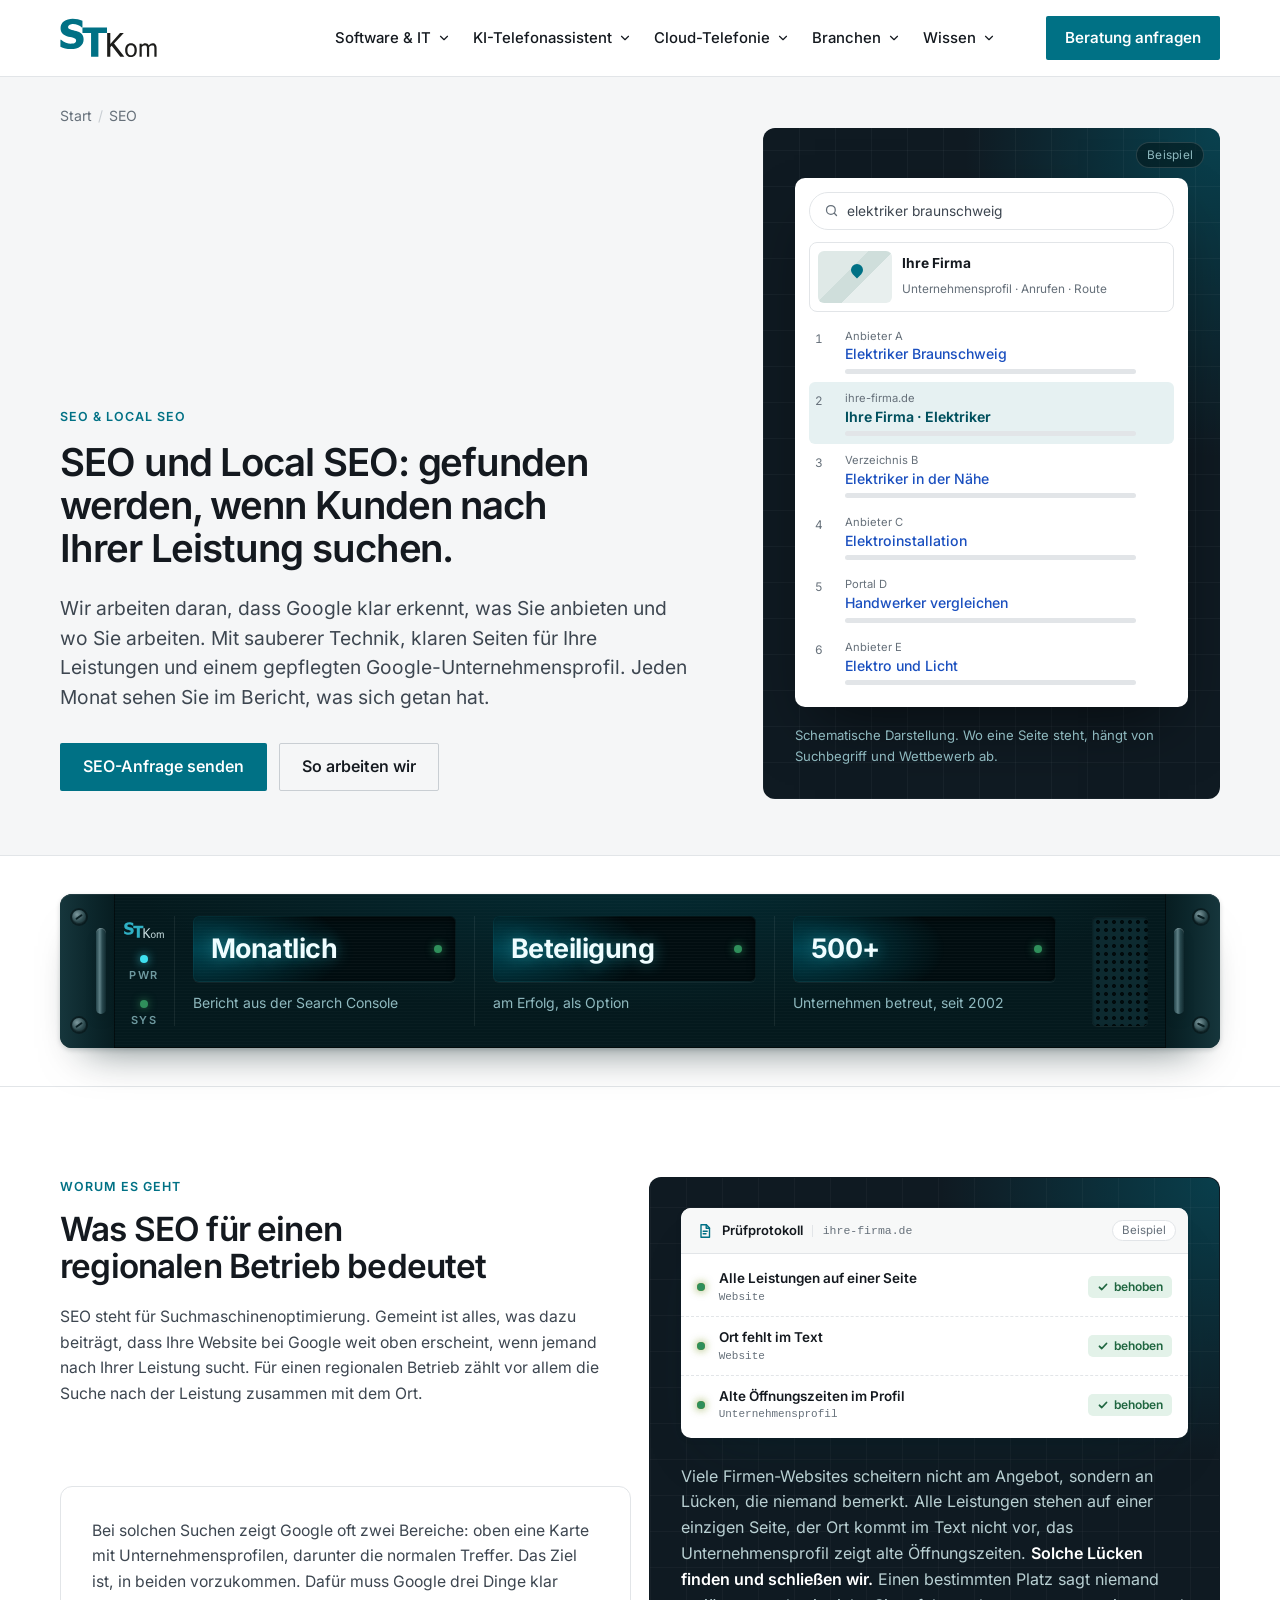
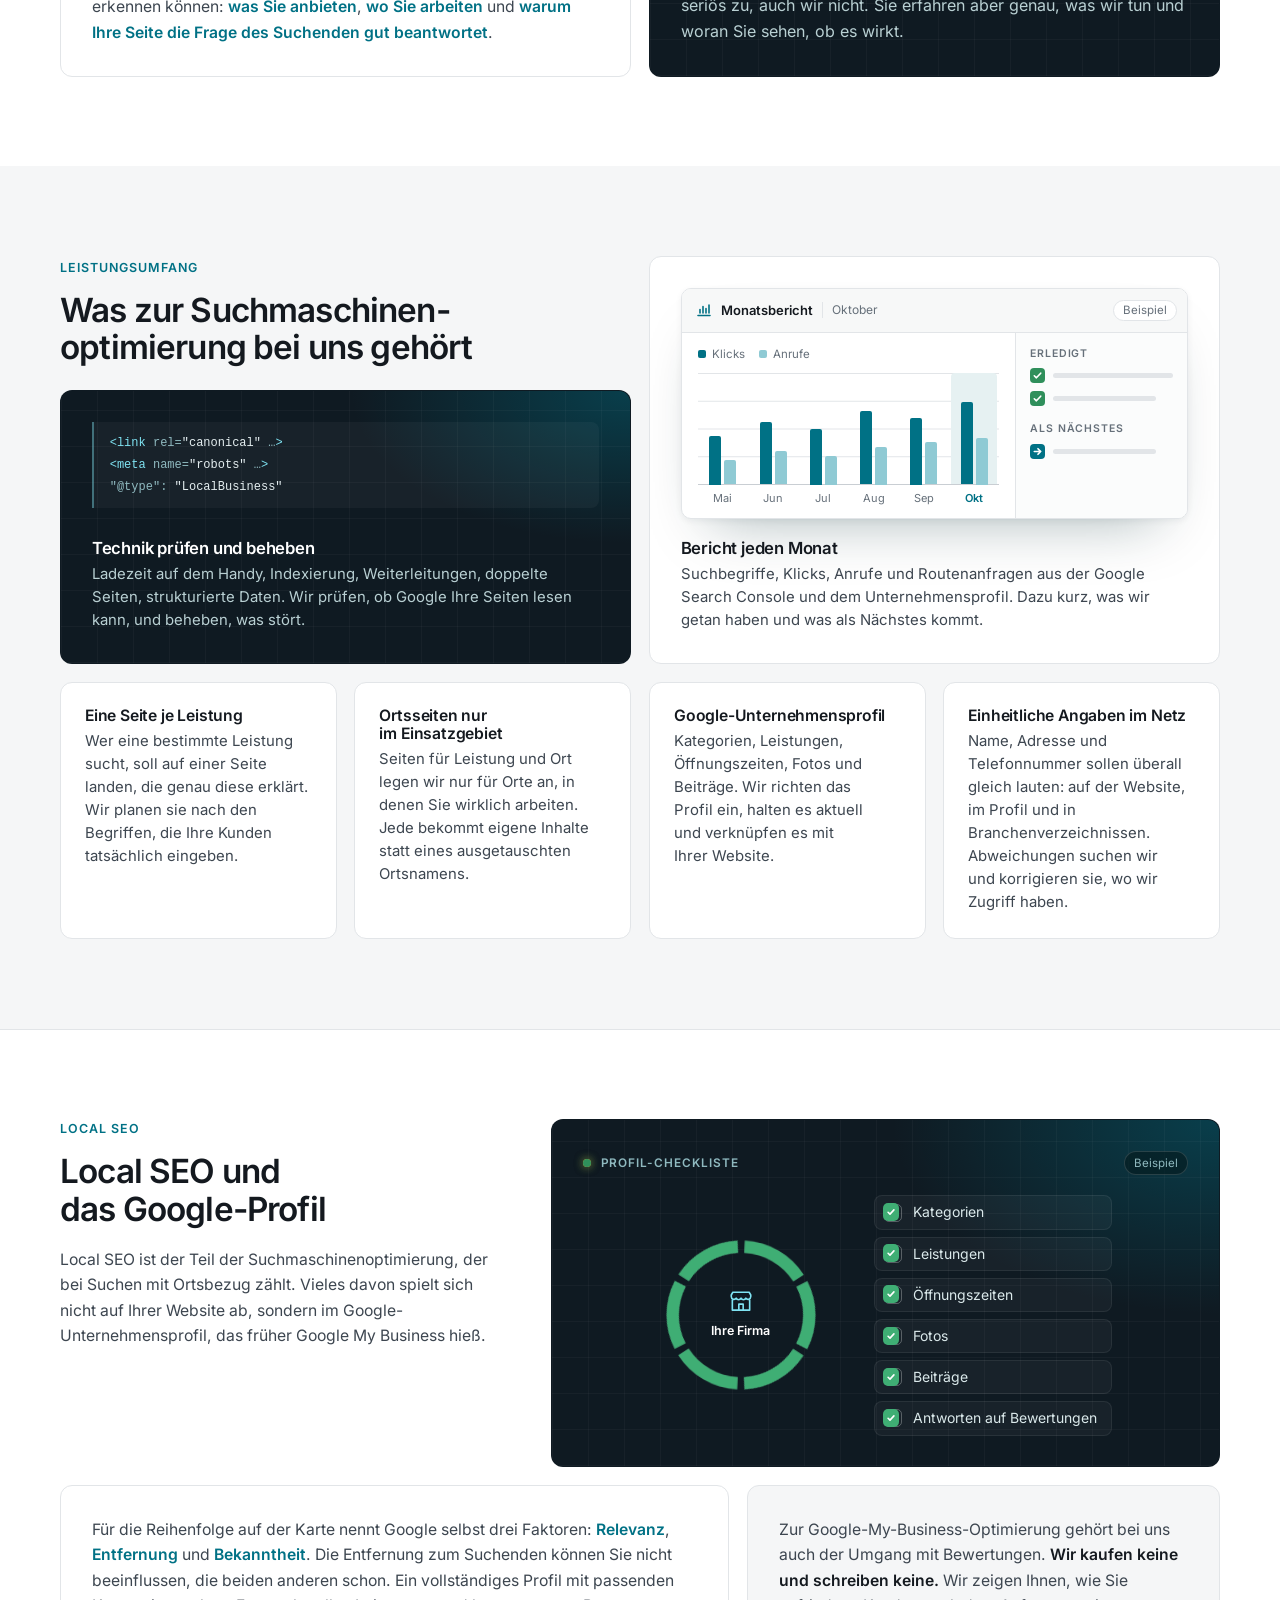
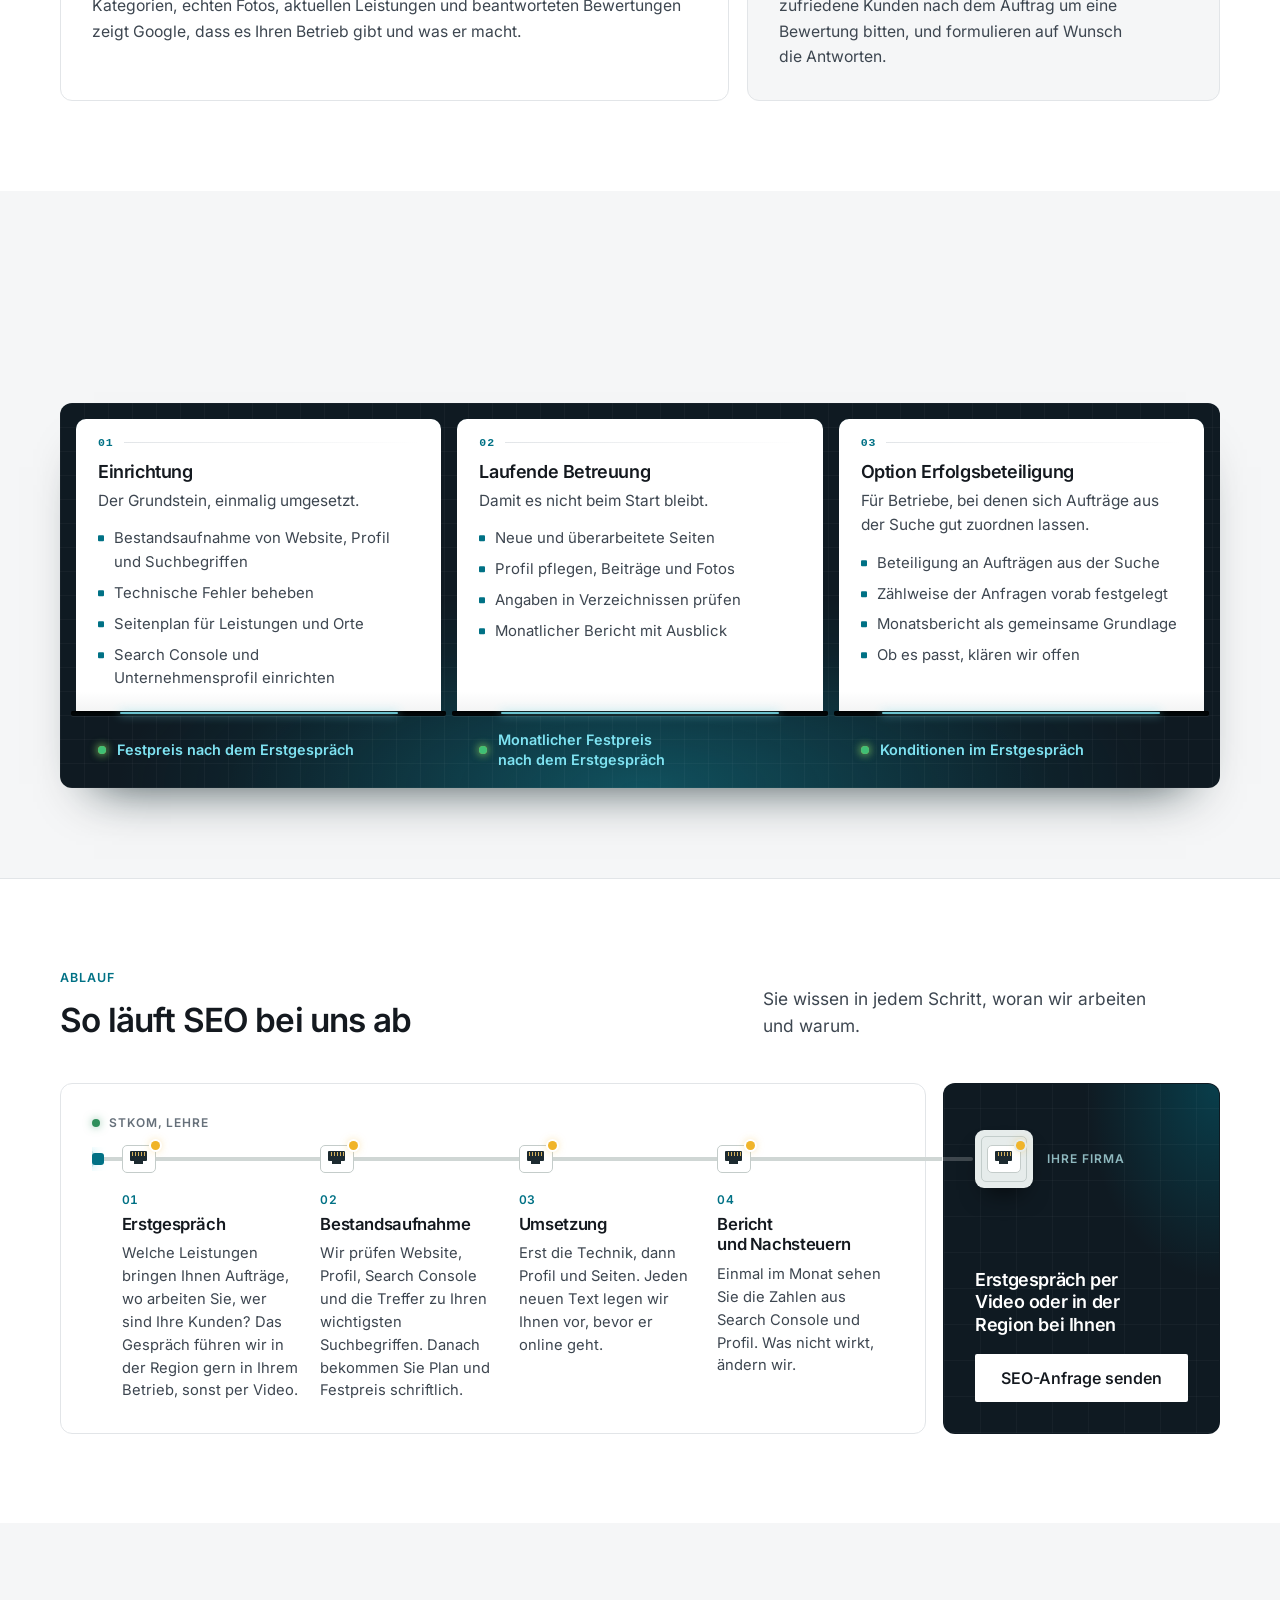
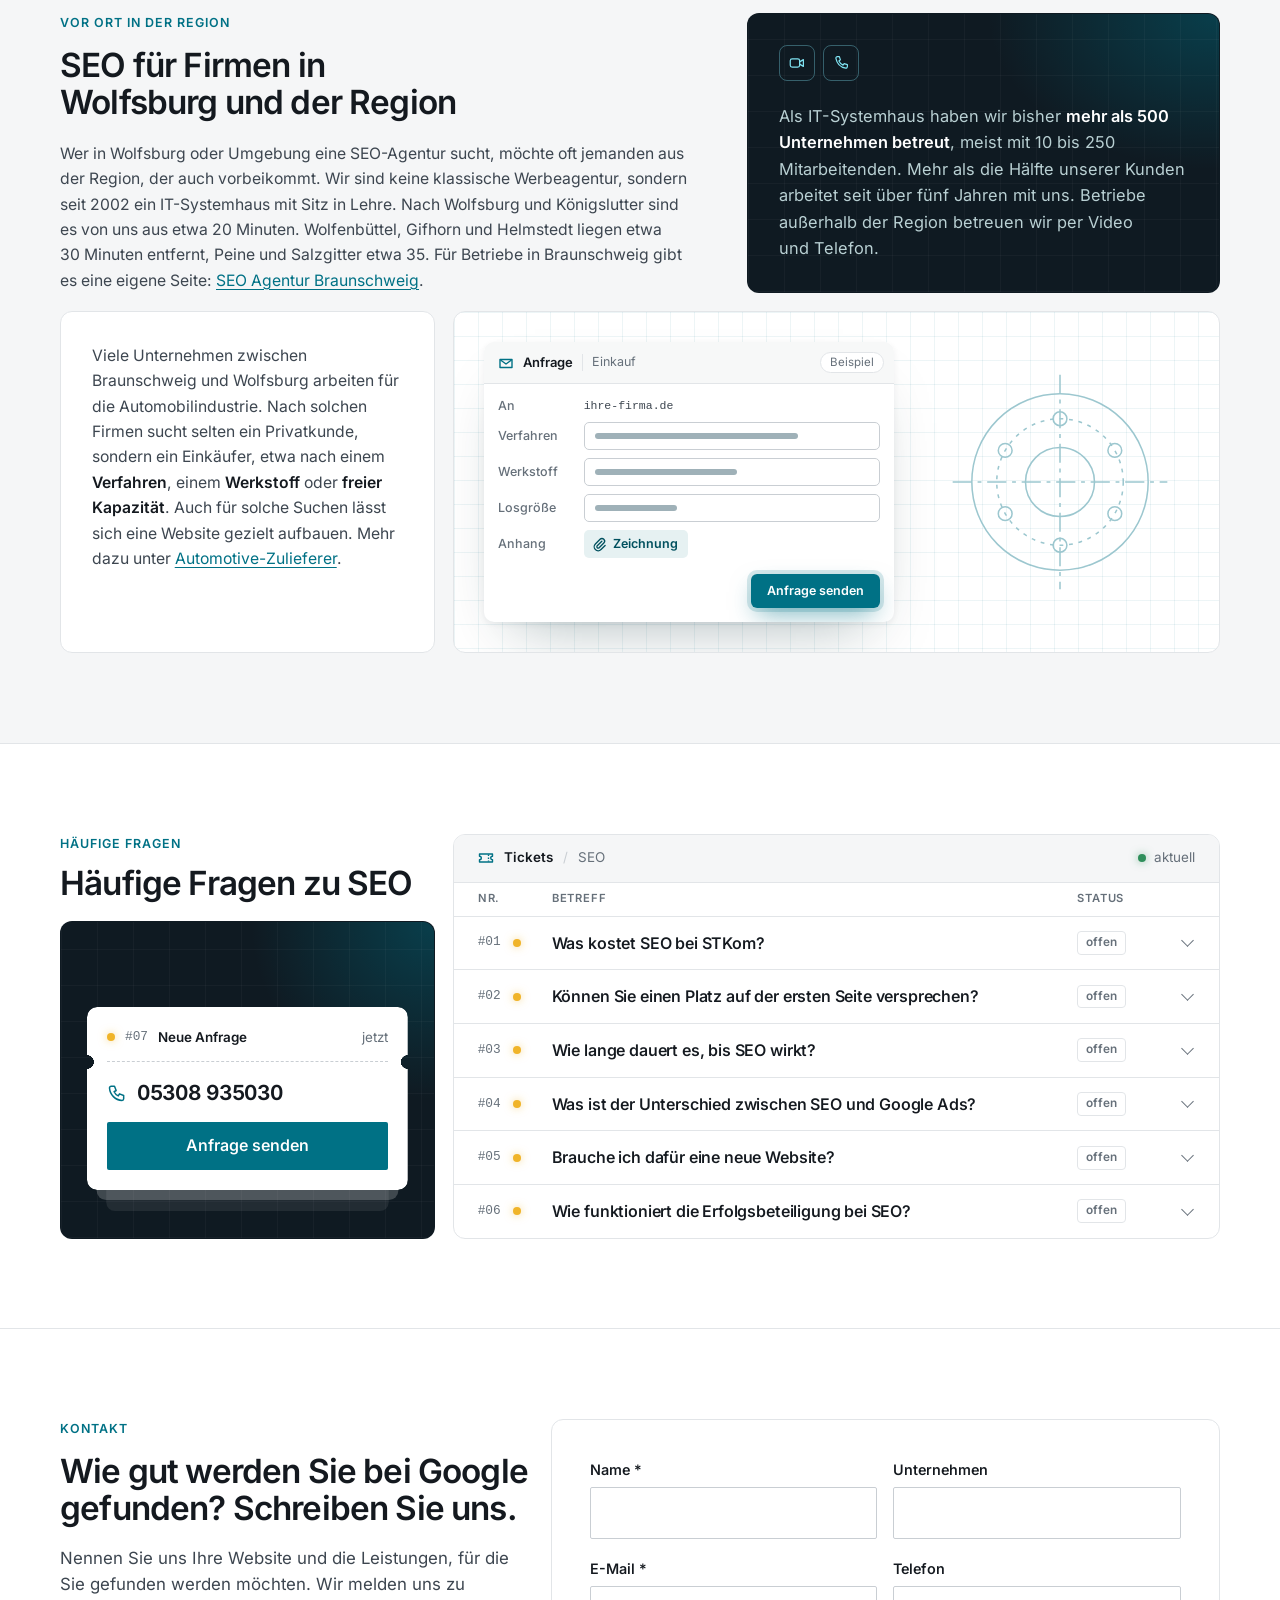
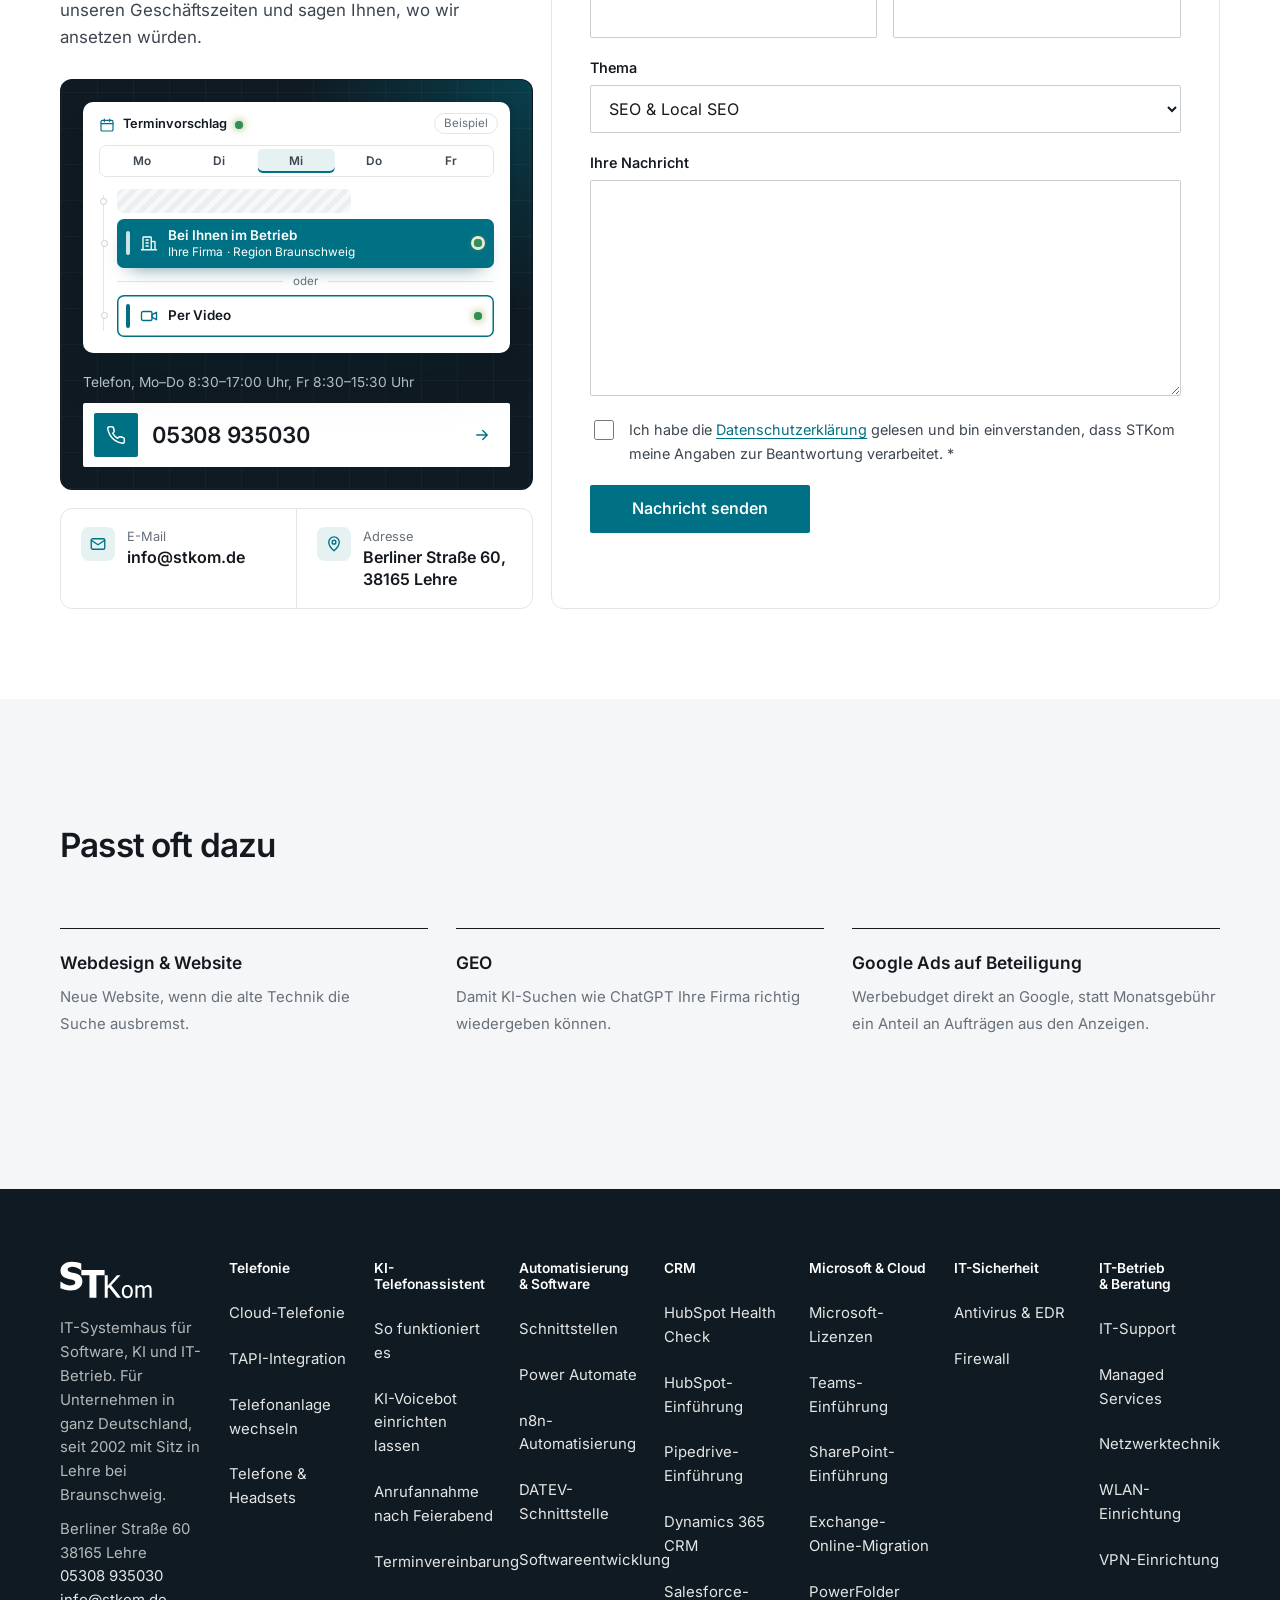
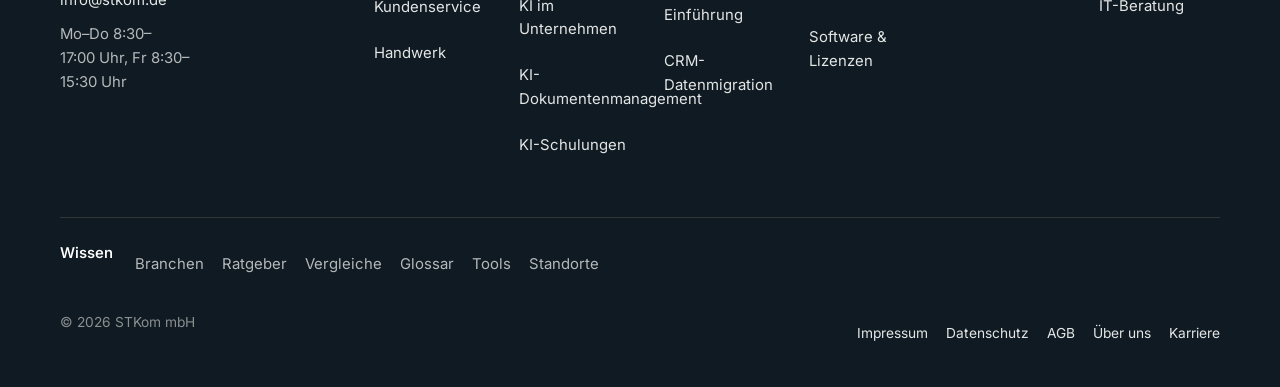
<file: seo/index.html>
<!doctype html>
<html lang="de">
<head>
<meta charset="utf-8">
<meta name="viewport" content="width=device-width, initial-scale=1">
<title>SEO &amp; Local SEO: Suchmaschinenoptimierung | STKom</title>
<meta name="description" content="SEO aus Lehre: Wir verbessern Technik, Inhalte und Ihr Google-Profil. Jeden Monat bekommen Sie einen Bericht.">
<meta name="robots" content="noindex, nofollow">
<link rel="canonical" href="https://www.stkom.de/seo/">
<link rel="preload" href="./../fonts/inter-latin.woff2" as="font" type="font/woff2" crossorigin>

<link rel="stylesheet" href="./../css/site.css?v=f5492042d1">
<link rel="stylesheet" href="./../css/web.css?v=8045b9e375">
<script>document.documentElement.classList.add('js')</script>
<link rel="icon" href="./../img/logo-stkom.svg" type="image/svg+xml">
<meta name="theme-color" content="#04191d">
<meta property="og:type" content="website"><meta property="og:locale" content="de_DE"><meta property="og:site_name" content="STKom">
<meta property="og:title" content="SEO &amp; Local SEO: Suchmaschinenoptimierung | STKom"><meta property="og:description" content="SEO aus Lehre: Wir verbessern Technik, Inhalte und Ihr Google-Profil. Jeden Monat bekommen Sie einen Bericht.">
<meta property="og:url" content="https://www.stkom.de/seo/"><meta property="og:image" content="https://www.stkom.de/img/og-default.jpg">
<meta name="twitter:card" content="summary_large_image">
<meta name="geo.region" content="DE-NI"><meta name="geo.placename" content="Lehre">
<script type="application/ld+json">{"@context":"https://schema.org","@graph":[{"@type":["LocalBusiness","ProfessionalService"],"@id":"https://www.stkom.de/#org","name":"STKom mbH","legalName":"STKom Softwaregesellschaft für Technik und Kommunikation mbH","url":"https://www.stkom.de/","logo":"https://www.stkom.de/img/logo-stkom-512.png","image":"https://www.stkom.de/img/og-default.jpg","telephone":"+49 5308 935030","faxNumber":"+49 5308 990443","email":"info@stkom.de","foundingDate":"2002","address":{"@type":"PostalAddress","streetAddress":"Berliner Straße 60","postalCode":"38165","addressLocality":"Lehre","addressRegion":"Niedersachsen","addressCountry":"DE"},"geo":{"@type":"GeoCoordinates","latitude":52.3282222,"longitude":10.6671613},"openingHoursSpecification":[{"@type":"OpeningHoursSpecification","dayOfWeek":["Monday","Tuesday","Wednesday","Thursday"],"opens":"08:30","closes":"17:00"},{"@type":"OpeningHoursSpecification","dayOfWeek":"Friday","opens":"08:30","closes":"15:30"}],"areaServed":[{"@type":"Country","name":"Deutschland"},{"@type":"City","name":"Lehre"},{"@type":"City","name":"Braunschweig"},{"@type":"City","name":"Wolfsburg"},{"@type":"City","name":"Wolfenbüttel"},{"@type":"City","name":"Peine"},{"@type":"City","name":"Gifhorn"},{"@type":"City","name":"Helmstedt"},{"@type":"City","name":"Salzgitter"},{"@type":"City","name":"Königslutter am Elm"},{"@type":"State","name":"Niedersachsen"}],"vatID":"DE813484703","sameAs":["https://www.linkedin.com/company/stkom-mbh","https://www.facebook.com/STKommbH/"]},{"@type":"WebSite","@id":"https://www.stkom.de/#website","url":"https://www.stkom.de/","name":"STKom","inLanguage":"de-DE","publisher":{"@id":"https://www.stkom.de/#org"}},{"@type":"WebPage","@id":"https://www.stkom.de/seo/#page","url":"https://www.stkom.de/seo/","name":"SEO & Local SEO: Suchmaschinenoptimierung | STKom","description":"SEO aus Lehre: Wir verbessern Technik, Inhalte und Ihr Google-Profil. Jeden Monat bekommen Sie einen Bericht.","isPartOf":{"@id":"https://www.stkom.de/#website"},"inLanguage":"de-DE","dateModified":"2026-10-31","about":{"@id":"https://www.stkom.de/#org"}},{"@type":"BreadcrumbList","itemListElement":[{"@type":"ListItem","position":1,"name":"Start","item":"https://www.stkom.de/"},{"@type":"ListItem","position":2,"name":"SEO","item":"https://www.stkom.de/seo/"}]},{"@type":"Service","@id":"https://www.stkom.de/seo/#service","name":"SEO","serviceType":"Suchmaschinenoptimierung und Local SEO","description":"SEO aus Lehre: Wir verbessern Technik, Inhalte und Ihr Google-Profil. Jeden Monat bekommen Sie einen Bericht.","provider":{"@id":"https://www.stkom.de/#org"},"url":"https://www.stkom.de/seo/","areaServed":[{"@type":"Country","name":"Deutschland"},{"@type":"Country","name":"Deutschland"},{"@type":"City","name":"Lehre"},{"@type":"City","name":"Braunschweig"},{"@type":"City","name":"Wolfsburg"},{"@type":"City","name":"Wolfenbüttel"},{"@type":"City","name":"Peine"},{"@type":"City","name":"Gifhorn"},{"@type":"City","name":"Helmstedt"},{"@type":"City","name":"Salzgitter"},{"@type":"City","name":"Königslutter am Elm"}]},{"@type":"FAQPage","@id":"https://www.stkom.de/seo/#faq","mainEntity":[{"@type":"Question","name":"Was kostet SEO bei STKom?","acceptedAnswer":{"@type":"Answer","text":"Das hängt davon ab, wie viel an Ihrer Website zu tun ist und für wie viele Leistungen und Orte Sie gefunden werden möchten. Die Einrichtung bieten wir nach dem Erstgespräch zum Festpreis an, die laufende Betreuung zu einem monatlichen Festpreis. Auf Wunsch ist auch eine Erfolgsbeteiligung möglich. Wie sie mit den Festpreisen zusammenhängt, klären wir im Erstgespräch."}},{"@type":"Question","name":"Können Sie einen Platz auf der ersten Seite versprechen?","acceptedAnswer":{"@type":"Answer","text":"Nein. Die Reihenfolge der Treffer legt allein Google fest, und sie hängt auch davon ab, was Ihre Mitbewerber tun. Was wir zusagen: saubere Arbeit, verständliche Berichte und dass wir nachsteuern, wenn etwas nicht wirkt."}},{"@type":"Question","name":"Wie lange dauert es, bis SEO wirkt?","acceptedAnswer":{"@type":"Answer","text":"Auf den Monat genau lässt sich das nicht sagen. Es hängt vom Wettbewerb bei Ihren Suchbegriffen ab, vom Zustand der Website und davon, wie oft Google sie besucht. Im monatlichen Bericht sehen Sie, ob und wo sich etwas bewegt."}},{"@type":"Question","name":"Was ist der Unterschied zwischen SEO und Google Ads?","acceptedAnswer":{"@type":"Answer","text":"Bei Google Ads bezahlen Sie je Klick, und die Anzeigen erscheinen nur, solange Budget da ist. SEO zielt auf die normalen Treffer, für die kein Klickpreis anfällt. Bei unserer Google-Ads-Betreuung zahlen Sie das Werbebudget direkt an Google, und statt einer Monatsgebühr werden wir an den Aufträgen beteiligt, die über die Anzeigen kommen."}},{"@type":"Question","name":"Brauche ich dafür eine neue Website?","acceptedAnswer":{"@type":"Answer","text":"Nicht unbedingt. Wir prüfen zuerst, ob sich Ihre bestehende Seite gut genug verbessern lässt. Ist die Technik zu alt oder lässt sich die Seite kaum ändern, sagen wir das offen. Dann ist ein Relaunch oft sinnvoller als viele einzelne Reparaturen."}},{"@type":"Question","name":"Wie funktioniert die Erfolgsbeteiligung bei SEO?","acceptedAnswer":{"@type":"Answer","text":"Bei dieser Option verdienen wir an den Aufträgen mit, die über die Suche zu Ihnen kommen. Dafür legen wir vorab fest, wie Anfragen aus der Suche gezählt werden. Ob das Modell zu Ihrem Betrieb passt und zu welchen Konditionen, besprechen wir im Erstgespräch."}}]}]}</script>
</head>
<body>
<a class="skip" href="#main">Zum Inhalt springen</a>
<header class="hdr hdr--dark"><div class="wrap hdr__bar">
<a class="hdr__logo" href="https://www.stkom.de/" aria-label="STKom – zur Startseite"><img src="./../img/logo-stkom.svg" alt="STKom" width="160" height="57"></a>
<nav class="nav" aria-label="Hauptnavigation"><ul>
<li class="nav__item" data-mega><button class="nav__link" aria-expanded="false" aria-haspopup="true">Software &amp; IT<svg viewBox="0 0 24 24" fill="none" stroke="currentColor" stroke-width="2" stroke-linecap="round" stroke-linejoin="round" aria-hidden="true"><path d="m6 9 6 6 6-6"/></svg></button><div class="mega mega--wide"><div class="mega__grid mega__grid--6"><div class="mega__col"><h3><a href="https://www.stkom.de/automatisierung/">Automatisierung &amp; Software</a></h3><ul><li><a href="https://www.stkom.de/schnittstellen/">Schnittstellen</a></li><li><a href="https://www.stkom.de/power-automate/">Power Automate</a></li><li><a href="https://www.stkom.de/n8n-automatisierung/">n8n-Automatisierung</a></li><li><a href="https://www.stkom.de/datev-schnittstelle/">DATEV-Schnittstelle</a></li><li><a href="https://www.stkom.de/softwareentwicklung/">Softwareentwicklung</a></li><li><a href="https://www.stkom.de/ki-touch-display/">KI im Unternehmen</a></li><li><a href="https://www.stkom.de/ki-dokumentenmanagement/">KI-Dokumenten&shy;management</a></li><li><a href="https://www.stkom.de/ki-schulung/">KI-Schulungen</a></li></ul></div><div class="mega__col"><h3><a href="https://www.stkom.de/crm-implementierung/">CRM</a></h3><ul><li><a href="https://www.stkom.de/hubspot-check/">HubSpot Health Check</a></li><li><a href="https://www.stkom.de/hubspot-agentur/">HubSpot-Einführung</a></li><li><a href="https://www.stkom.de/pipedrive-einfuehrung/">Pipedrive-Einführung</a></li><li><a href="https://www.stkom.de/dynamics-365-crm/">Dynamics 365 CRM</a></li><li><a href="https://www.stkom.de/salesforce-einfuehrung/">Salesforce-Einführung</a></li><li><a href="https://www.stkom.de/crm-datenmigration/">CRM-Datenmigration</a></li></ul></div><div class="mega__col"><h3><a href="https://www.stkom.de/microsoft-365/">Microsoft &amp; Cloud</a></h3><ul><li><a href="https://www.stkom.de/microsoft-lizenzen/">Microsoft-Lizenzen</a></li><li><a href="https://www.stkom.de/microsoft-teams-einfuehrung/">Teams-Einführung</a></li><li><a href="https://www.stkom.de/sharepoint-einfuehrung/">SharePoint-Einführung</a></li><li><a href="https://www.stkom.de/exchange-online-migration/">Exchange-Online-Migration</a></li><li><a href="https://www.stkom.de/powerfolder/">PowerFolder</a></li><li><a href="https://www.stkom.de/software/">Software &amp; Lizenzen</a></li></ul></div><div class="mega__col"><h3><a href="https://www.stkom.de/it-sicherheit/">IT-Sicherheit</a></h3><ul><li><a href="https://www.stkom.de/antivirus/">Antivirus &amp; EDR</a></li><li><a href="https://www.stkom.de/firewall/">Firewall</a></li></ul></div><div class="mega__col"><h3><a href="https://www.stkom.de/it-services/">IT-Betrieb &amp; Beratung</a></h3><ul><li><a href="https://www.stkom.de/it-support/">IT-Support</a></li><li><a href="https://www.stkom.de/managed-services/">Managed Services</a></li><li><a href="https://www.stkom.de/netzwerktechnik/">Netzwerktechnik</a></li><li><a href="https://www.stkom.de/wlan-einrichtung/">WLAN-Einrichtung</a></li><li><a href="https://www.stkom.de/vpn-einrichtung/">VPN-Einrichtung</a></li><li><a href="https://www.stkom.de/it-beratung/">IT-Beratung</a></li></ul></div><div class="mega__col"><h3><a href="./../webdesign/">Web &amp; Marketing</a></h3><ul><li><a href="./../webdesign/">Webdesign</a></li><li><a href="./../webdesign-braunschweig/">Webdesign Braunschweig</a></li><li><a href="./../webdesign-wolfsburg/">Webdesign Wolfsburg</a></li><li><a href="./../seo/">SEO &amp; Local SEO</a></li><li><a href="./../seo-braunschweig/">SEO Braunschweig</a></li><li><a href="./../geo-optimierung/">GEO</a></li><li><a href="./../google-ads-betreuung/">Google Ads auf Beteiligung</a></li></ul></div></div><div class="mega__foot"><span>Alles rund um Ihre IT – aus einer Hand, wenn Sie wollen.</span><a href="https://www.stkom.de/leistungen/">Alle Leistungen</a></div></div></li>
<li class="nav__item" data-mega><button class="nav__link" aria-expanded="false" aria-haspopup="true">KI-Telefonassistent<svg viewBox="0 0 24 24" fill="none" stroke="currentColor" stroke-width="2" stroke-linecap="round" stroke-linejoin="round" aria-hidden="true"><path d="m6 9 6 6 6-6"/></svg></button><div class="mega mega--wide"><div class="mega__grid mega__grid--3"><div class="mega__col"><h3><a href="https://www.stkom.de/ki-voice-agents/">KI-Telefonassistent</a></h3><ul><li><a href="https://www.stkom.de/ki-voice-agents/">Überblick</a></li><li><a href="https://www.stkom.de/ki-telefonassistent/so-funktioniert-es/">So funktioniert es</a></li><li><a href="https://www.stkom.de/ki-telefonassistent/voicebot-einrichten/">KI-Voicebot einrichten lassen</a></li><li><a href="https://www.stkom.de/ki-telefonassistent/anrufannahme-nach-feierabend/">Anrufannahme nach Feierabend</a></li><li><a href="https://www.stkom.de/ki-telefonassistent/terminvereinbarung/">Terminvereinbarung</a></li><li><a href="https://www.stkom.de/ki-telefonassistent/kundenservice/">Kundenservice</a></li><li><a href="https://www.stkom.de/ki-telefonassistent/bestellannahme/">Bestellannahme</a></li><li><a href="https://www.stkom.de/whatsapp-assistent/">WhatsApp-Assistent</a></li></ul></div><div class="mega__col"><h3>Nach Branche</h3><ul><li><a href="https://www.stkom.de/ki-telefonassistent/handwerk/">Handwerk</a></li><li><a href="https://www.stkom.de/ki-telefonassistent/arztpraxis/">Arztpraxis</a></li><li><a href="https://www.stkom.de/ki-telefonassistent/hausverwaltung/">Hausverwaltung</a></li><li><a href="https://www.stkom.de/ki-telefonassistent/kanzlei/">Kanzlei</a></li><li><a href="https://www.stkom.de/ki-telefonassistent/autohaus-werkstatt/">Autohaus &amp; Werkstatt</a></li><li><a href="https://www.stkom.de/ki-telefonassistent/zahnarztpraxis/">Zahnarztpraxis</a></li><li><a href="https://www.stkom.de/ki-telefonassistent/tierarztpraxis/">Tierarztpraxis</a></li><li><a href="https://www.stkom.de/ki-telefonassistent/physiotherapie/">Physiotherapie</a></li><li><a href="https://www.stkom.de/ki-telefonassistent/pflegedienst/">Pflegedienst</a></li><li><a href="https://www.stkom.de/ki-telefonassistent/immobilienmakler/">Immobilienmakler</a></li><li><a href="https://www.stkom.de/ki-voice-agents/">Alle Einsatzfälle …</a></li></ul></div><div class="mega__col"><h3><a href="https://www.stkom.de/standorte/">Einsatzgebiet</a></h3><ul class="mega__stack"><li><a href="https://www.stkom.de/kontakt/">Deutschlandweit<span>Remote und per Videokonferenz, vor Ort nach Absprache</span></a></li><li><a href="https://www.stkom.de/standorte/">Standorte &amp; Vor-Ort-Service<span>Sitz in Lehre bei Braunschweig</span></a></li></ul></div></div><div class="mega__foot"><span>Nimmt Anrufe an, wenn niemand kann – auch nach Feierabend.</span><a href="https://www.stkom.de/ki-voice-agents/">So funktioniert der Assistent</a></div></div></li>
<li class="nav__item" data-mega><button class="nav__link" aria-expanded="false" aria-haspopup="true">Cloud-Telefonie<svg viewBox="0 0 24 24" fill="none" stroke="currentColor" stroke-width="2" stroke-linecap="round" stroke-linejoin="round" aria-hidden="true"><path d="m6 9 6 6 6-6"/></svg></button><div class="mega mega--wide"><div class="mega__grid mega__grid--3"><div class="mega__col"><h3><a href="https://www.stkom.de/telefonie/">Cloud-Telefonie</a></h3><ul><li><a href="https://www.stkom.de/cloud-telefonie/">Cloud-Telefonanlage</a></li><li><a href="https://www.stkom.de/tapi-integration/">TAPI-Integration</a></li><li><a href="https://www.stkom.de/telefonanlage-wechseln/">Telefonanlage wechseln</a></li><li><a href="https://www.stkom.de/telefonie-hardware/">Telefone &amp; Headsets</a></li><li><a href="https://www.stkom.de/tapicall/">TAPICall (ESTOS)</a></li><li><a href="https://www.stkom.de/rufnummernportierung/">Rufnummernportierung</a></li><li><a href="https://www.stkom.de/sip-trunk/">SIP-Trunk</a></li></ul></div><div class="mega__col"><h3>Funktionen</h3><ul><li><a href="https://www.stkom.de/teams-telefonie/">Teams-Telefonie</a></li><li><a href="https://www.stkom.de/handy-als-nebenstelle/">Handy als Nebenstelle</a></li><li><a href="https://www.stkom.de/warteschleife-ansagen/">Warteschleife &amp; Ansagen</a></li><li><a href="https://www.stkom.de/ivr-sprachmenue/">Sprachmenü (IVR)</a></li><li><a href="https://www.stkom.de/callcenter-funktionen/">Callcenter-Funktionen</a></li><li><a href="https://www.stkom.de/fax-to-mail/">Fax to Mail</a></li><li><a href="https://www.stkom.de/telefonanlage-kleine-unternehmen/">Für kleine Unternehmen</a></li></ul></div><div class="mega__col"><h3><a href="https://www.stkom.de/standorte/">Einsatzgebiet</a></h3><ul class="mega__stack"><li><a href="https://www.stkom.de/kontakt/">Deutschlandweit<span>Remote und per Videokonferenz, vor Ort nach Absprache</span></a></li><li><a href="https://www.stkom.de/standorte/">Standorte &amp; Vor-Ort-Service<span>Sitz in Lehre bei Braunschweig</span></a></li></ul></div></div><div class="mega__foot"><span>Rufnummer bleibt, alte Anlage läuft bis zum Umschalttag. Am Umschalttag sind wir vor Ort.</span><a href="https://www.stkom.de/kontakt/">Angebot anfragen</a></div></div></li>
<li class="nav__item" data-mega><button class="nav__link" aria-expanded="false" aria-haspopup="true">Branchen<svg viewBox="0 0 24 24" fill="none" stroke="currentColor" stroke-width="2" stroke-linecap="round" stroke-linejoin="round" aria-hidden="true"><path d="m6 9 6 6 6-6"/></svg></button><div class="mega mega--mid"><div class="mega__grid mega__grid--3"><div class="mega__col"><h3><a href="https://www.stkom.de/branchen/">Branchen</a></h3><ul><li><a href="https://www.stkom.de/branchen/handwerk/">Handwerk</a></li><li><a href="https://www.stkom.de/branchen/maschinenbau-industrie/">Maschinenbau &amp; Industrie</a></li><li><a href="https://www.stkom.de/branchen/automotive-zulieferer/">Automotive-Zulieferer</a></li><li><a href="https://www.stkom.de/branchen/steuerberater-kanzleien/">Steuerberater &amp; Kanzleien</a></li><li><a href="https://www.stkom.de/branchen/hausverwaltung-immobilien/">Hausverwaltung &amp; Immobilien</a></li><li><a href="https://www.stkom.de/branchen/logistik-spedition/">Logistik &amp; Spedition</a></li><li><a href="https://www.stkom.de/branchen/handel-grosshandel/">Handel &amp; Großhandel</a></li><li><a href="https://www.stkom.de/branchen/dienstleister-agenturen/">Dienstleister &amp; Agenturen</a></li><li><a href="https://www.stkom.de/branchen/arztpraxen-gesundheit/">Arztpraxen &amp; Gesundheit</a></li></ul></div><div class="mega__col"><h3><a href="https://www.stkom.de/standorte/">Einsatzgebiet</a></h3><ul class="mega__stack"><li><a href="https://www.stkom.de/kontakt/">Deutschlandweit<span>Remote und per Videokonferenz, vor Ort nach Absprache</span></a></li><li><a href="https://www.stkom.de/standorte/">Standorte &amp; Vor-Ort-Service<span>Sitz in Lehre bei Braunschweig</span></a></li></ul></div></div></div></li>
<li class="nav__item" data-mega><button class="nav__link" aria-expanded="false" aria-haspopup="true">Wissen<svg viewBox="0 0 24 24" fill="none" stroke="currentColor" stroke-width="2" stroke-linecap="round" stroke-linejoin="round" aria-hidden="true"><path d="m6 9 6 6 6-6"/></svg></button><div class="mega mega--mid"><div class="mega__grid mega__grid--2"><div class="mega__col"><h3>Wissen</h3><ul class="mega__stack"><li><a href="https://www.stkom.de/ratgeber/">Ratgeber<span>Praxiswissen für Entscheider</span></a></li><li><a href="https://www.stkom.de/vergleich/">Vergleiche<span>Systeme und Tarife gegenübergestellt</span></a></li><li><a href="https://www.stkom.de/glossar/">IT-Glossar<span>Begriffe kurz erklärt</span></a></li><li><a href="https://www.stkom.de/tools/">Kostenlose Tools<span>Ansagetexte, Rechner</span></a></li><li><a href="https://www.stkom.de/cloudya-app/">Cloudya-Anleitungen<span>Hilfe zur Telefonie-App</span></a></li></ul></div><div class="mega__col"><h3>STKom</h3><ul class="mega__stack"><li><a href="https://www.stkom.de/ueber-uns/">Über uns<span>Seit 2002 aus Lehre</span></a></li><li><a href="https://www.stkom.de/karriere/">Karriere<span>Offene Stellen</span></a></li><li><a href="https://www.stkom.de/support/">Support-Portal<span>Ticket und Status</span></a></li><li><a href="https://www.stkom.de/kontakt/">Kontakt<span>Telefon, E-Mail, Anfahrt</span></a></li></ul></div></div></div></li>
</ul></nav>
<div class="hdr__cta"><a class="hdr__phone" href="tel:+495308935030">05308 935030</a><a class="btn btn--signal" href="#kontakt">Beratung anfragen</a></div>
<button class="burger" aria-label="Menü" aria-expanded="false"><span></span><span></span><span></span></button>
</div></header>
<main id="main"><section class="dhero page-dark-top"><div class="wrap"><nav class="crumbs" aria-label="Brotkrumen"><ol><li><a href="https://www.stkom.de/">Start</a></li><li aria-current="page">SEO</li></ol></nav>
<div class="dhero__grid"><div class="dhero__text"><span class="kicker">SEO &amp; Local SEO</span>
<h1 class="t-h1 t-h1--long">SEO und Local SEO: gefunden werden, wenn Kunden nach Ihrer Leistung suchen.</h1>
<p class="lead">Wir arbeiten daran, dass Google klar erkennt, was Sie anbieten und wo Sie arbeiten. Mit sauberer Technik, klaren Seiten für Ihre Leistungen und einem gepflegten Google-Unternehmensprofil. Jeden Monat sehen Sie im Bericht, was sich getan hat.</p>
<div class="btn-row"><a class="btn btn--signal" href="#kontakt">SEO-Anfrage senden</a><a class="btn btn--ghost" href="#ablauf">So arbeiten wir</a></div></div>
<div class="stage stage--serp" role="group" aria-label="Beispiel: In einer Google-Trefferliste rückt Ihre Firma von Platz 6 auf Platz 2"><span class="stage__tag">Beispiel</span>
<div class="serp" aria-hidden="true"><div class="serp__q"><svg viewBox="0 0 24 24" fill="none" stroke="currentColor" stroke-width="2" stroke-linecap="round"><circle cx="11" cy="11" r="7"/><path d="m20 20-3.5-3.5"/></svg>elektriker braunschweig</div>
<div class="serp__map"><i></i><div><b>Ihre Firma</b><small>Unternehmensprofil · Anrufen · Route</small></div></div>
<ol class="serp__list" data-von="6" data-nach="2">
<li><span class="n">1</span><div><div class="d">Anbieter A</div><div class="t">Elektriker Braunschweig</div><div class="l"></div></div></li>
<li class="is-you"><span class="n">2</span><div><div class="d">ihre-firma.de</div><div class="t">Ihre Firma · Elektriker</div><div class="l"></div></div></li>
<li><span class="n">3</span><div><div class="d">Verzeichnis B</div><div class="t">Elektriker in der Nähe</div><div class="l"></div></div></li>
<li><span class="n">4</span><div><div class="d">Anbieter C</div><div class="t">Elektroinstallation</div><div class="l"></div></div></li>
<li><span class="n">5</span><div><div class="d">Portal D</div><div class="t">Handwerker vergleichen</div><div class="l"></div></div></li>
<li><span class="n">6</span><div><div class="d">Anbieter E</div><div class="t">Elektro und Licht</div><div class="l"></div></div></li>
</ol></div>
<p class="stage__cap">Schematische Darstellung. Wo eine Seite steht, hängt von Suchbegriff und Wettbewerb ab.</p>
</div></div></div></section>
<link rel="stylesheet" href="./../css/bento.css?v=1fd1c8bfe5">
<link rel="stylesheet" href="./../css/seiten/seo.css?v=341780e910">
<section data-sek="kennzahlen" class="section sk-kennzahlen" aria-label="Kennzahlen"><div class="wrap">
<div class="sk-kennzahlen-unit" data-bx-live data-bx-scroll>
<div class="sk-kennzahlen-ear" aria-hidden="true"><i class="sk-kennzahlen-screw"></i><b class="sk-kennzahlen-handle"></b><i class="sk-kennzahlen-screw"></i></div>
<div class="sk-kennzahlen-front">
<div class="sk-kennzahlen-sys" aria-hidden="true"><svg class="sk-kennzahlen-logo" viewBox="-1 43 236 97"><path class="a" d="M25.73,118.26c-5.42,0-10.18-.52-14.29-1.57-4.11-1.05-7.92-2.35-11.44-3.9v-16.85h1.61c3.54,3.01,7.45,5.32,11.73,6.94,4.27,1.62,8.42,2.42,12.44,2.42,1.01,0,2.35-.11,4.01-.33s3-.57,4.01-1.04c1.23-.54,2.28-1.29,3.13-2.25.85-.96,1.28-2.24,1.28-3.82,0-1.78-.7-3.22-2.09-4.33s-3.06-1.92-4.99-2.43c-2.41-.63-4.98-1.24-7.72-1.81-2.74-.57-5.3-1.27-7.68-2.09-5.48-1.93-9.41-4.54-11.79-7.8-2.38-3.27-3.56-7.36-3.56-12.27,0-6.63,2.81-12,8.42-16.11,5.61-4.11,12.62-6.16,21.03-6.16,4.22,0,8.41.43,12.58,1.29,4.17.86,7.9,2.02,11.2,3.48v16.2h-1.57c-2.63-2.24-5.83-4.13-9.62-5.68-3.78-1.54-7.67-2.32-11.66-2.32-1.55,0-2.94.11-4.18.33-1.23.22-2.53.64-3.89,1.27-1.11.5-2.07,1.25-2.87,2.24-.81.99-1.21,2.1-1.21,3.32,0,1.81.64,3.24,1.92,4.31,1.28,1.06,3.76,2.02,7.44,2.88,2.38.54,4.66,1.06,6.87,1.57,2.2.51,4.55,1.21,7.06,2.09,4.91,1.78,8.56,4.16,10.95,7.16,2.39,3,3.59,6.96,3.59,11.87,0,7.04-2.77,12.7-8.3,16.98-5.53,4.28-13.01,6.42-22.42,6.42h0Z"/><polygon class="a" points="74.57 136.67 74.57 79.35 53.61 79.35 53.61 65.8 113.37 65.8 113.37 79.35 92.41 79.35 92.41 136.67 74.57 136.67 74.57 136.67"/><polygon class="b" points="155.63 136.93 145.71 136.93 124.77 110.23 121.42 113.97 121.42 136.93 113.75 136.93 113.75 79.48 121.42 79.48 121.42 106.02 145.05 79.48 154.21 79.48 130.46 105.14 155.63 136.93 155.63 136.93"/><path class="b" fill-rule="evenodd" d="M185.85,121.08c0,5.34-1.29,9.46-3.86,12.37-2.58,2.91-6.01,4.36-10.29,4.36s-7.88-1.5-10.41-4.5c-2.53-3-3.79-7.08-3.79-12.23s1.3-9.42,3.91-12.35c2.6-2.93,6.04-4.4,10.3-4.4s7.71,1.46,10.29,4.39c2.58,2.93,3.86,7.05,3.86,12.37h0ZM180.32,121.08c0-4.09-.75-7.13-2.24-9.12-1.49-1.99-3.62-2.98-6.38-2.98s-4.92.99-6.42,2.98c-1.5,1.99-2.25,5.03-2.25,9.12s.75,6.96,2.25,9c1.5,2.04,3.64,3.07,6.42,3.07s4.86-1,6.36-3.01c1.5-2.01,2.25-5.03,2.25-9.06h0Z"/><path class="b" d="M228.62,136.93v-18.36c0-1.46-.06-2.81-.17-4.05-.11-1.24-.35-2.21-.71-2.91-.38-.76-.92-1.32-1.62-1.68-.7-.36-1.65-.54-2.85-.54-1.1,0-2.28.34-3.54,1.02-1.26.68-2.57,1.65-3.91,2.93.02.32.04.71.07,1.15.03.44.04.97.04,1.58v20.87h-5.36v-18.36c0-1.46-.06-2.81-.17-4.05-.11-1.24-.35-2.21-.71-2.91-.38-.76-.92-1.32-1.62-1.68-.7-.36-1.65-.54-2.85-.54s-2.37.36-3.64,1.09c-1.27.72-2.5,1.65-3.7,2.77v23.68h-5.36v-31.74h5.36v3.53c1.4-1.4,2.8-2.49,4.17-3.26,1.38-.77,2.89-1.15,4.54-1.15,1.88,0,3.54.43,5,1.28,1.45.93,2.56,2.26,3.32,4.21,1.61-1.8,3.19-3.17,4.73-4.09,1.54-.93,3.21-1.39,5.01-1.39,1.37,0,2.61.21,3.73.64,1.12.43,2.1,1.11,2.93,2.06.85.97,1.51,2.17,1.98,3.61.46,1.44.7,3.25.7,5.43v20.88h-5.36Z"/></svg><span class="sk-kennzahlen-pwr"></span><span class="sk-kennzahlen-silk">PWR</span><span class="sk-kennzahlen-silk sk-kennzahlen-silk--sys">SYS</span></div>
<dl class="sk-kennzahlen-dl">
<div class="sk-kennzahlen-mod" style="--i:0"><dt><span class="sk-kennzahlen-val">Monatlich</span></dt><dd>Bericht aus der Search&nbsp;Console</dd></div>
<div class="sk-kennzahlen-mod" style="--i:1"><dt><span class="sk-kennzahlen-val">Beteiligung</span></dt><dd>am Erfolg, als&nbsp;Option</dd></div>
<div class="sk-kennzahlen-mod" style="--i:2"><dt><span class="sk-kennzahlen-val">500+</span></dt><dd>Unternehmen betreut, seit&nbsp;2002</dd></div>
</dl>
<div class="sk-kennzahlen-grille" aria-hidden="true"></div>
<span class="sk-kennzahlen-glare" aria-hidden="true"></span>
</div>
<div class="sk-kennzahlen-ear sk-kennzahlen-ear--r" aria-hidden="true"><i class="sk-kennzahlen-screw"></i><b class="sk-kennzahlen-handle"></b><i class="sk-kennzahlen-screw"></i></div>
</div>
</div></section>

<section data-sek="erklaer" class="section bx sk-seo-erklaer"><div class="wrap"><div class="bx-grid sk-seo-erklaer-grid">
<div class="sk-seo-erklaer-intro" style="--c:5;--c-t:12" data-bx><span class="kicker">Worum es geht</span><h2 class="t-h2">Was SEO für einen regionalen Betrieb&nbsp;bedeutet</h2>
<p>SEO steht für Suchmaschinenoptimierung. Gemeint ist alles, was dazu beiträgt, dass Ihre Website bei Google weit oben erscheint, wenn jemand nach Ihrer Leistung sucht. Für einen regionalen Betrieb zählt vor allem die Suche nach der Leistung zusammen mit dem Ort.</p></div>
<div class="bx-tile sk-seo-erklaer-p2" style="--c:5;--c-t:12;--d:1" data-bx><p>Bei solchen Suchen zeigt Google oft zwei Bereiche: oben eine Karte mit Unternehmensprofilen, darunter die normalen Treffer. Das Ziel ist, in beiden vorzukommen. Dafür muss Google drei Dinge klar erkennen können: <b>was Sie anbieten</b>, <b>wo Sie arbeiten</b> und <b>warum Ihre Seite die Frage des Suchenden gut beantwortet</b>.</p></div>
<div class="bx-tile bx-tile--night sk-seo-erklaer-night" style="--c:7;--c-t:12;--d:2" data-bx>
<figure class="bx-live sk-seo-erklaer-log" data-bx-live aria-hidden="true">
<div class="sk-seo-erklaer-kopf"><svg viewBox="0 0 16 16"><path d="M4 1.8h5.4L12.5 5v9.2H4z"/><path d="M9.2 1.8V5.2h3.3M6.2 8.2h4M6.2 10.8h2.8"/></svg><b>Prüfprotokoll</b><span class="sk-seo-erklaer-dom">ihre-firma.de</span><span class="bx-tag">Beispiel</span></div>
<ol class="sk-seo-erklaer-list">
<li style="--i:0"><span class="sk-seo-erklaer-led"><i class="bx-led"></i><i class="bx-led bx-led--ok"></i></span><span class="sk-seo-erklaer-tx"><b>Alle Leistungen auf einer Seite</b><small>Website</small></span><span class="sk-seo-erklaer-st"><span>offen</span><span><svg viewBox="0 0 12 12"><path d="m2.5 6.3 2.3 2.2 4.7-5"/></svg>behoben</span></span></li>
<li style="--i:1"><span class="sk-seo-erklaer-led"><i class="bx-led"></i><i class="bx-led bx-led--ok"></i></span><span class="sk-seo-erklaer-tx"><b>Ort fehlt im Text</b><small>Website</small></span><span class="sk-seo-erklaer-st"><span>offen</span><span><svg viewBox="0 0 12 12"><path d="m2.5 6.3 2.3 2.2 4.7-5"/></svg>behoben</span></span></li>
<li style="--i:2"><span class="sk-seo-erklaer-led"><i class="bx-led"></i><i class="bx-led bx-led--ok"></i></span><span class="sk-seo-erklaer-tx"><b>Alte Öffnungszeiten im Profil</b><small>Unternehmensprofil</small></span><span class="sk-seo-erklaer-st"><span>offen</span><span><svg viewBox="0 0 12 12"><path d="m2.5 6.3 2.3 2.2 4.7-5"/></svg>behoben</span></span></li>
</ol>
</figure>
<p>Viele Firmen-Websites scheitern nicht am Angebot, sondern an Lücken, die niemand bemerkt. Alle Leistungen stehen auf einer einzigen Seite, der Ort kommt im Text nicht vor, das Unternehmensprofil zeigt alte Öffnungszeiten. <strong>Solche Lücken finden und schließen wir.</strong> Einen bestimmten Platz sagt niemand seriös zu, auch wir nicht. Sie erfahren aber genau, was wir tun und woran Sie sehen, ob es wirkt.</p>
</div>
</div></div></section>

<section data-sek="leistung" class="section section--paper bx sk-seo-leistung"><div class="wrap"><div class="bx-grid sk-seo-leistung-grid">
<div class="sk-seo-leistung-head" data-bx><span class="kicker">Leistungsumfang</span><h2 class="t-h2">Was zur Suchmaschinen&shy;optimierung bei uns&nbsp;gehört</h2></div>

<div class="bx-tile bx-tile--night sk-seo-leistung-tech" data-bx style="--d:1">
<div class="sk-seo-leistung-code" aria-hidden="true"><span><b>&lt;link</b> rel=<em>"canonical"</em> …<b>&gt;</b></span><span><b>&lt;meta</b> name=<em>"robots"</em> …<b>&gt;</b></span><span>"@type": <em>"LocalBusiness"</em></span></div>
<div><h3>Technik prüfen und&nbsp;beheben</h3><p>Ladezeit auf dem Handy, Indexierung, Weiterleitungen, doppelte Seiten, strukturierte Daten. Wir prüfen, ob Google Ihre Seiten lesen kann, und beheben, was stört.</p></div>
</div>

<div class="bx-tile sk-seo-leistung-report" data-bx style="--d:2">
<figure class="bx-live sk-seo-leistung-card" data-bx-live aria-hidden="true">
<div class="sk-seo-leistung-kopf"><svg viewBox="0 0 16 16"><path d="M2 13.5h12M4 11V7.5M7 11V4.5M10 11V6.5M13 11V3"/></svg><b>Monatsbericht</b><span class="sk-seo-leistung-mon">Oktober</span><span class="bx-tag">Beispiel</span></div>
<div class="sk-seo-leistung-body">
<div class="sk-seo-leistung-chart">
<div class="sk-seo-leistung-leg"><span><i></i>Klicks</span><span><i></i>Anrufe</span></div>
<div class="sk-seo-leistung-bars">
<span style="--i:0"><i style="--h:.44"></i><i style="--h:.22"></i></span>
<span style="--i:1"><i style="--h:.56"></i><i style="--h:.3"></i></span>
<span style="--i:2"><i style="--h:.5"></i><i style="--h:.26"></i></span>
<span style="--i:3"><i style="--h:.66"></i><i style="--h:.34"></i></span>
<span style="--i:4"><i style="--h:.6"></i><i style="--h:.38"></i></span>
<span style="--i:5" class="sk-seo-leistung-now"><i style="--h:.74"></i><i style="--h:.42"></i></span>
</div>
<div class="sk-seo-leistung-mo"><span>Mai</span><span>Jun</span><span>Jul</span><span>Aug</span><span>Sep</span><span>Okt</span></div>
</div>
<div class="sk-seo-leistung-notes">
<span class="sk-seo-leistung-nh">Erledigt</span>
<span class="sk-seo-leistung-n" style="--i:0"><svg viewBox="0 0 12 12"><path d="m2.5 6.3 2.3 2.2 4.7-5"/></svg><i></i></span>
<span class="sk-seo-leistung-n" style="--i:1"><svg viewBox="0 0 12 12"><path d="m2.5 6.3 2.3 2.2 4.7-5"/></svg><i></i></span>
<span class="sk-seo-leistung-nh">Als Nächstes</span>
<span class="sk-seo-leistung-n sk-seo-leistung-next" style="--i:2"><svg viewBox="0 0 12 12"><path d="M2.5 6h7M6.5 3l3 3-3 3"/></svg><i></i></span>
</div>
</div>
</figure>
<div class="sk-seo-leistung-rtx"><h3>Bericht jeden&nbsp;Monat</h3><p>Suchbegriffe, Klicks, Anrufe und Routenanfragen aus der Google Search Console und dem Unternehmensprofil. Dazu kurz, was wir getan haben und was als Nächstes kommt.</p></div>
</div>

<div class="bx-tile sk-seo-leistung-item" data-bx style="--c:3;--c-t:6;--d:3"><h3>Eine Seite je&nbsp;Leistung</h3><p>Wer eine bestimmte Leistung sucht, soll auf einer Seite landen, die genau diese erklärt. Wir planen sie nach den Begriffen, die Ihre Kunden tatsächlich eingeben.</p></div>
<div class="bx-tile sk-seo-leistung-item" data-bx style="--c:3;--c-t:6;--d:4"><h3>Ortsseiten nur im&nbsp;Einsatzgebiet</h3><p>Seiten für Leistung und Ort legen wir nur für Orte an, in denen Sie wirklich arbeiten. Jede bekommt eigene Inhalte statt eines ausgetauschten Ortsnamens.</p></div>
<div class="bx-tile sk-seo-leistung-item" data-bx style="--c:3;--c-t:6;--d:5"><h3>Google-Unternehmens&shy;profil</h3><p>Kategorien, Leistungen, Öffnungszeiten, Fotos und Beiträge. Wir richten das Profil ein, halten es aktuell und verknüpfen es mit Ihrer Website.</p></div>
<div class="bx-tile sk-seo-leistung-item" data-bx style="--c:3;--c-t:6;--d:6"><h3>Einheitliche Angaben im&nbsp;Netz</h3><p>Name, Adresse und Telefonnummer sollen überall gleich lauten: auf der Website, im Profil und in Branchenverzeichnissen. Abweichungen suchen wir und korrigieren sie, wo wir Zugriff haben.</p></div>
</div></div></section>

<section data-sek="bild" class="section bx sk-seo-bild"><div class="wrap"><div class="bx-grid sk-seo-bild-grid">
<div class="sk-seo-bild-intro" style="--c:5;--c-t:12" data-bx><span class="kicker">Local SEO</span><h2 class="t-h2">Local SEO und das Google-Profil</h2>
<p>Local SEO ist der Teil der Suchmaschinenoptimierung, der bei Suchen mit Ortsbezug zählt. Vieles davon spielt sich nicht auf Ihrer Website ab, sondern im Google-Unternehmensprofil, das früher Google My Business hieß.</p></div>
<div class="bx-tile bx-tile--night sk-seo-bild-stage" style="--c:7;--c-t:12;--d:1" data-bx><figure class="sk-seo-bild-live" data-bx-live aria-hidden="true">
<div class="sk-seo-bild-kopf"><span class="sk-seo-bild-hled"><i class="bx-led"></i><i class="bx-led bx-led--ok"></i></span><span class="bx-label">Profil-Checkliste</span><span class="bx-tag">Beispiel</span></div>
<div class="sk-seo-bild-body">
<div class="sk-seo-bild-ring"><svg viewBox="0 0 120 120"><g class="sk-seo-bild-base"><circle cx="60" cy="60" r="50" transform="rotate(-87.1 60 60)"/><circle cx="60" cy="60" r="50" transform="rotate(-27.1 60 60)"/><circle cx="60" cy="60" r="50" transform="rotate(32.9 60 60)"/><circle cx="60" cy="60" r="50" transform="rotate(92.9 60 60)"/><circle cx="60" cy="60" r="50" transform="rotate(152.9 60 60)"/><circle cx="60" cy="60" r="50" transform="rotate(212.9 60 60)"/></g><g class="sk-seo-bild-seg"><circle style="--i:0" cx="60" cy="60" r="50" transform="rotate(-87.1 60 60)"/><circle style="--i:1" cx="60" cy="60" r="50" transform="rotate(-27.1 60 60)"/><circle style="--i:2" cx="60" cy="60" r="50" transform="rotate(32.9 60 60)"/><circle style="--i:3" cx="60" cy="60" r="50" transform="rotate(92.9 60 60)"/><circle style="--i:4" cx="60" cy="60" r="50" transform="rotate(152.9 60 60)"/><circle style="--i:5" cx="60" cy="60" r="50" transform="rotate(212.9 60 60)"/></g></svg>
<span class="sk-seo-bild-mid"><svg viewBox="0 0 24 24"><path d="M4 10v9.5h16V10M3 5.5 4.5 3h15L21 5.5V7a2.5 2.5 0 0 1-4.5 1.5A2.5 2.5 0 0 1 12 8.5a2.5 2.5 0 0 1-4.5 0A2.5 2.5 0 0 1 3 7zM10 19.5V14h4v5.5"/></svg>Ihre Firma</span></div>
<ul class="sk-seo-bild-list">
<li style="--i:0"><span class="sk-seo-bild-box"><svg viewBox="0 0 12 12"><path d="m2.5 6.3 2.3 2.2 4.7-5"/></svg></span>Kategorien</li>
<li style="--i:1"><span class="sk-seo-bild-box"><svg viewBox="0 0 12 12"><path d="m2.5 6.3 2.3 2.2 4.7-5"/></svg></span>Leistungen</li>
<li style="--i:2"><span class="sk-seo-bild-box"><svg viewBox="0 0 12 12"><path d="m2.5 6.3 2.3 2.2 4.7-5"/></svg></span>Öffnungszeiten</li>
<li style="--i:3"><span class="sk-seo-bild-box"><svg viewBox="0 0 12 12"><path d="m2.5 6.3 2.3 2.2 4.7-5"/></svg></span>Fotos</li>
<li style="--i:4"><span class="sk-seo-bild-box"><svg viewBox="0 0 12 12"><path d="m2.5 6.3 2.3 2.2 4.7-5"/></svg></span>Beiträge</li>
<li style="--i:5"><span class="sk-seo-bild-box"><svg viewBox="0 0 12 12"><path d="m2.5 6.3 2.3 2.2 4.7-5"/></svg></span>Antworten auf Bewertungen</li>
</ul>
</div>
</figure></div>
<div class="bx-tile sk-seo-bild-p2" style="--c:7;--c-t:7;--d:2" data-bx><p>Für die Reihenfolge auf der Karte nennt Google selbst drei Faktoren: <b>Relevanz</b>, <b>Entfernung</b> und <b>Bekanntheit</b>. Die Entfernung zum Suchenden können Sie nicht beeinflussen, die beiden anderen schon. Ein vollständiges Profil mit passenden Kategorien, echten Fotos, aktuellen Leistungen und beantworteten Bewertungen zeigt Google, dass es Ihren Betrieb gibt und was er macht.</p></div>
<div class="bx-tile bx-tile--paper sk-seo-bild-p3" style="--c:5;--c-t:5;--d:3" data-bx><p>Zur Google-My-Business-Optimierung gehört bei uns auch der Umgang mit Bewertungen. <strong>Wir kaufen keine und schreiben keine.</strong> Wir zeigen Ihnen, wie Sie zufriedene Kunden nach dem Auftrag um eine Bewertung bitten, und formulieren auf Wunsch die Antworten.</p></div>
</div></div></section>

<section data-sek="pakete" class="section section--paper bx sk-pakete"><div class="wrap">
<div class="bx-grid sk-pakete-head">
<div style="--c:7;--c-t:12" data-bx><span class="kicker">Zusammenarbeit</span><h2 class="t-h2">Festpreis und Erfolgsbeteiligung als&nbsp;Option</h2></div>
<p class="lead" style="--c:5;--c-t:12;--d:1" data-bx>Sie entscheiden, wie wir zusammenarbeiten. In jedem Fall bekommen Sie vorher ein schriftliches Angebot.</p>
</div>
<div class="sk-pakete-rig">
<div class="sk-pakete-mod" data-bx-live style="--i:0">
<div class="sk-pakete-body"><span class="sk-pakete-nr" aria-hidden="true">01</span>
<h3>Einrichtung</h3><p>Der Grundstein, einmalig umgesetzt.</p>
<ul><li>Bestandsaufnahme von Website, Profil und Suchbegriffen</li><li>Technische Fehler beheben</li><li>Seitenplan für Leistungen und Orte</li><li>Search Console und Unternehmensprofil einrichten</li></ul></div>
<p class="sk-pakete-zusage"><i class="sk-pakete-led" aria-hidden="true"></i>Festpreis nach dem Erstgespräch</p>
</div>
<div class="sk-pakete-mod" data-bx-live style="--i:1">
<div class="sk-pakete-body"><span class="sk-pakete-nr" aria-hidden="true">02</span>
<h3>Laufende&nbsp;Betreuung</h3><p>Damit es nicht beim Start bleibt.</p>
<ul><li>Neue und überarbeitete Seiten</li><li>Profil pflegen, Beiträge und Fotos</li><li>Angaben in Verzeichnissen prüfen</li><li>Monatlicher Bericht mit Ausblick</li></ul></div>
<p class="sk-pakete-zusage"><i class="sk-pakete-led" aria-hidden="true"></i>Monatlicher Festpreis nach dem Erstgespräch</p>
</div>
<div class="sk-pakete-mod" data-bx-live style="--i:2">
<div class="sk-pakete-body"><span class="sk-pakete-nr" aria-hidden="true">03</span>
<h3>Option Erfolgsbeteiligung</h3><p>Für Betriebe, bei denen sich Aufträge aus der Suche gut zuordnen lassen.</p>
<ul><li>Beteiligung an Aufträgen aus der Suche</li><li>Zählweise der Anfragen vorab festgelegt</li><li>Monatsbericht als gemeinsame Grundlage</li><li>Ob es passt, klären wir offen</li></ul></div>
<p class="sk-pakete-zusage"><i class="sk-pakete-led" aria-hidden="true"></i>Konditionen im Erstgespräch</p>
</div>
</div>
</div></section>

<section data-sek="ablauf" class="section bx sk-ablauf" id="ablauf"><div class="wrap"><div class="sec-head"><div><span class="kicker">Ablauf</span><h2 class="t-h2">So läuft SEO bei uns&nbsp;ab</h2></div><p class="lead">Sie wissen in jedem Schritt, woran wir arbeiten und warum.</p></div>
<div class="bx-grid sk-ablauf-grid" data-bx-scroll>
<div class="bx-tile sk-ablauf-rack" style="--c:9" data-bx data-bx-live>
<span class="sk-ablauf-src" aria-hidden="true"><i class="bx-led bx-led--ok"></i>STKom, Lehre</span>
<span class="sk-ablauf-cable" aria-hidden="true"><i class="sk-ablauf-run"><b class="sk-ablauf-pkt"></b></i></span>
<ol class="sk-ablauf-steps"><li><span class="sk-ablauf-sock" aria-hidden="true"><i class="sk-ablauf-port"><b class="sk-ablauf-led"></b></i></span><div class="sk-ablauf-txt"><h3>Erstgespräch</h3><p>Welche Leistungen bringen Ihnen Aufträge, wo arbeiten Sie, wer sind Ihre Kunden? Das Gespräch führen wir in der Region gern in Ihrem Betrieb, sonst per Video.</p></div></li>
<li><span class="sk-ablauf-sock" aria-hidden="true"><i class="sk-ablauf-port"><b class="sk-ablauf-led"></b></i></span><div class="sk-ablauf-txt"><h3>Bestandsaufnahme</h3><p>Wir prüfen Website, Profil, Search Console und die Treffer zu Ihren wichtigsten Suchbegriffen. Danach bekommen Sie Plan und Festpreis schriftlich.</p></div></li>
<li><span class="sk-ablauf-sock" aria-hidden="true"><i class="sk-ablauf-port"><b class="sk-ablauf-led"></b></i></span><div class="sk-ablauf-txt"><h3>Umsetzung</h3><p>Erst die Technik, dann Profil und Seiten. Jeden neuen Text legen wir Ihnen vor, bevor er online geht.</p></div></li>
<li><span class="sk-ablauf-sock" aria-hidden="true"><i class="sk-ablauf-port"><b class="sk-ablauf-led"></b></i></span><div class="sk-ablauf-txt"><h3>Bericht und&nbsp;Nachsteuern</h3><p>Einmal im Monat sehen Sie die Zahlen aus Search Console und Profil. Was nicht wirkt, ändern wir.</p></div></li></ol>
</div>
<div class="bx-tile bx-tile--night sk-ablauf-end" style="--c:3;--d:2" data-bx>
<div class="sk-ablauf-dose" aria-hidden="true"><span class="sk-ablauf-plate"><span class="sk-ablauf-sock"><i class="sk-ablauf-port"><b class="sk-ablauf-led"></b></i></span></span><span class="sk-ablauf-dst">Ihre Firma</span></div>
<h3>Erstgespräch per Video oder in der Region bei&nbsp;Ihnen</h3>
<a class="btn btn--signal" href="#kontakt">SEO-Anfrage senden</a>
</div>
</div></div></section>

<section data-sek="vorort" class="section section--paper bx sk-seo-vorort"><div class="wrap"><div class="bx-grid sk-seo-vorort-grid">
<div class="sk-seo-vorort-intro" style="--c:7;--c-t:12" data-bx><span class="kicker">Vor Ort in der Region</span><h2 class="t-h2">SEO für Firmen in Wolfsburg und der&nbsp;Region</h2>
<p>Wer in Wolfsburg oder Umgebung eine SEO-Agentur sucht, möchte oft jemanden aus der Region, der auch vorbeikommt. Wir sind keine klassische Werbeagentur, sondern seit 2002 ein IT-Systemhaus mit Sitz in Lehre. Nach Wolfsburg und Königslutter sind es von uns aus etwa 20&nbsp;Minuten. Wolfenbüttel, Gifhorn und Helmstedt liegen etwa 30&nbsp;Minuten entfernt, Peine und Salzgitter etwa 35. Für Betriebe in Braunschweig gibt es eine eigene Seite: <a href="./../seo-braunschweig/">SEO Agentur Braunschweig</a>.</p></div>
<div class="bx-tile sk-seo-vorort-p2" style="--c:5;--c-t:12;--d:1" data-bx><p>Viele Unternehmen zwischen Braunschweig und Wolfsburg arbeiten für die Automobilindustrie. Nach solchen Firmen sucht selten ein Privatkunde, sondern ein Einkäufer, etwa nach einem <b>Verfahren</b>, einem <b>Werkstoff</b> oder <b>freier Kapazität</b>. Auch für solche Suchen lässt sich eine Website gezielt aufbauen. Mehr dazu unter <a href="https://www.stkom.de/branchen/automotive-zulieferer/">Automotive-Zulieferer</a>.</p></div>
<div class="bx-tile sk-seo-vorort-stage" style="--c:7;--c-t:12;--d:2" data-bx>
<svg class="sk-seo-vorort-teil" viewBox="0 0 120 120" aria-hidden="true"><circle cx="60" cy="60" r="46"/><circle cx="60" cy="60" r="18"/><circle cx="60" cy="60" r="33" stroke-dasharray="2 3"/><circle cx="60" cy="27" r="3.6"/><circle cx="88.6" cy="43.5" r="3.6"/><circle cx="88.6" cy="76.5" r="3.6"/><circle cx="60" cy="93" r="3.6"/><circle cx="31.4" cy="76.5" r="3.6"/><circle cx="31.4" cy="43.5" r="3.6"/><path d="M60 4v112M4 60h112" stroke-dasharray="10 3 2 3"/></svg>
<figure class="bx-live sk-seo-vorort-sheet" data-bx-live aria-hidden="true">
<div class="sk-seo-vorort-kopf"><svg viewBox="0 0 16 16"><path d="M2 4.5h12v8H2z"/><path d="m2.5 5 5.5 4 5.5-4"/></svg><b>Anfrage</b><span class="sk-seo-vorort-von">Einkauf</span><span class="bx-tag">Beispiel</span></div>
<div class="sk-seo-vorort-rows">
<span class="sk-seo-vorort-f sk-seo-vorort-an"><b>An</b><em>ihre-firma.de</em></span>
<span class="sk-seo-vorort-f" style="--i:0"><b>Verfahren</b><span class="sk-seo-vorort-in"><i style="--w:.74"></i></span></span>
<span class="sk-seo-vorort-f" style="--i:1"><b>Werkstoff</b><span class="sk-seo-vorort-in"><i style="--w:.52"></i></span></span>
<span class="sk-seo-vorort-f" style="--i:2"><b>Losgröße</b><span class="sk-seo-vorort-in"><i style="--w:.3"></i></span></span>
<span class="sk-seo-vorort-f"><b>Anhang</b><span class="sk-seo-vorort-clip"><svg viewBox="0 0 16 16"><path d="M10.5 4.5 5.6 9.4a1.4 1.4 0 0 0 2 2l5-5a2.8 2.8 0 0 0-4-4l-5 5a4.2 4.2 0 0 0 6 6l4.4-4.4"/></svg>Zeichnung</span></span>
</div>
<div class="sk-seo-vorort-foot"><span class="sk-seo-vorort-btn"><i class="sk-seo-vorort-glow"></i>Anfrage senden<i class="sk-seo-vorort-aus"></i></span></div>
</figure>
</div>
<div class="bx-tile bx-tile--night sk-seo-vorort-p3" style="--c:5;--c-t:12;--d:3" data-bx>
<span class="sk-seo-vorort-wege" aria-hidden="true"><i><svg viewBox="0 0 24 24"><rect x="3" y="6.5" width="12.5" height="11" rx="2.5"/><path d="m15.5 10.5 5-3v9l-5-3"/></svg></i><i><svg viewBox="0 0 24 24"><path d="M7.2 3.5h2.6l1.4 4.3-2 1.5a12 12 0 0 0 5.5 5.5l1.5-2 4.3 1.4v2.6a2 2 0 0 1-2.2 2A16.5 16.5 0 0 1 5.2 5.7a2 2 0 0 1 2-2.2z"/></svg></i></span>
<p>Als IT-Systemhaus haben wir bisher <strong>mehr als 500 Unternehmen betreut</strong>, meist mit 10 bis 250 Mitarbeitenden. Mehr als die Hälfte unserer Kunden arbeitet seit über fünf Jahren mit uns. Betriebe außerhalb der Region betreuen wir per Video und Telefon.</p>
</div>
</div></div></section>

<section data-sek="faq" class="section sk-faq"><div class="wrap"><div class="bx bx-grid sk-faq-grid">
<div class="sk-faq-head" style="--c:4;--c-t:7" data-bx><span class="kicker">Häufige Fragen</span><h2 class="t-h2">Häufige Fragen zu&nbsp;SEO</h2></div>
<div class="bx-tile sk-faq-desk" style="--c:8;--c-t:12" data-bx-live>
<div class="sk-faq-bar" aria-hidden="true"><svg viewBox="0 0 16 16" fill="none" stroke="currentColor" stroke-width="1.4" stroke-linejoin="round"><path d="M1.5 4h13v2.2a1.8 1.8 0 0 0 0 3.6V12h-13V9.8a1.8 1.8 0 0 0 0-3.6z"/><path d="M10.5 4.5v7" stroke-dasharray="1.4 1.6"/></svg><b>Tickets</b><span>SEO</span><em><i class="bx-led bx-led--ok"></i>aktuell</em><i class="sk-faq-sweep"></i></div>
<div class="sk-faq-cols" aria-hidden="true"><span>Nr.</span><span>Betreff</span><span>Status</span></div>
<div class="sk-faq-list">
<details><summary><span class="sk-faq-nr" aria-hidden="true">#01<b class="sk-faq-led"><i class="bx-led"></i><i class="bx-led bx-led--ok"></i></b></span><h3>Was kostet SEO bei&nbsp;STKom?</h3><span class="sk-faq-st" aria-hidden="true"><b>offen</b><b>beantwortet</b></span><i class="sk-faq-chev" aria-hidden="true"></i></summary><div class="faq__a"><p>Das hängt davon ab, wie viel an Ihrer Website zu tun ist und für wie viele Leistungen und Orte Sie gefunden werden möchten. Die Einrichtung bieten wir nach dem Erstgespräch zum Festpreis an, die laufende Betreuung zu einem monatlichen Festpreis. Auf Wunsch ist auch eine Erfolgsbeteiligung möglich. Wie sie mit den Festpreisen zusammenhängt, klären wir im Erstgespräch.</p></div></details>
<details><summary><span class="sk-faq-nr" aria-hidden="true">#02<b class="sk-faq-led"><i class="bx-led"></i><i class="bx-led bx-led--ok"></i></b></span><h3>Können Sie einen Platz auf der ersten Seite&nbsp;versprechen?</h3><span class="sk-faq-st" aria-hidden="true"><b>offen</b><b>beantwortet</b></span><i class="sk-faq-chev" aria-hidden="true"></i></summary><div class="faq__a"><p>Nein. Die Reihenfolge der Treffer legt allein Google fest, und sie hängt auch davon ab, was Ihre Mitbewerber tun. Was wir zusagen: saubere Arbeit, verständliche Berichte und dass wir nachsteuern, wenn etwas nicht wirkt.</p></div></details>
<details><summary><span class="sk-faq-nr" aria-hidden="true">#03<b class="sk-faq-led"><i class="bx-led"></i><i class="bx-led bx-led--ok"></i></b></span><h3>Wie lange dauert es, bis SEO&nbsp;wirkt?</h3><span class="sk-faq-st" aria-hidden="true"><b>offen</b><b>beantwortet</b></span><i class="sk-faq-chev" aria-hidden="true"></i></summary><div class="faq__a"><p>Auf den Monat genau lässt sich das nicht sagen. Es hängt vom Wettbewerb bei Ihren Suchbegriffen ab, vom Zustand der Website und davon, wie oft Google sie besucht. Im monatlichen Bericht sehen Sie, ob und wo sich etwas bewegt.</p></div></details>
<details><summary><span class="sk-faq-nr" aria-hidden="true">#04<b class="sk-faq-led"><i class="bx-led"></i><i class="bx-led bx-led--ok"></i></b></span><h3>Was ist der Unterschied zwischen SEO und Google&nbsp;Ads?</h3><span class="sk-faq-st" aria-hidden="true"><b>offen</b><b>beantwortet</b></span><i class="sk-faq-chev" aria-hidden="true"></i></summary><div class="faq__a"><p>Bei Google Ads bezahlen Sie je Klick, und die Anzeigen erscheinen nur, solange Budget da ist. SEO zielt auf die normalen Treffer, für die kein Klickpreis anfällt. Bei unserer <a href="./../google-ads-betreuung/">Google-Ads-Betreuung</a> zahlen Sie das Werbebudget direkt an Google, und statt einer Monatsgebühr werden wir an den Aufträgen beteiligt, die über die Anzeigen kommen.</p></div></details>
<details><summary><span class="sk-faq-nr" aria-hidden="true">#05<b class="sk-faq-led"><i class="bx-led"></i><i class="bx-led bx-led--ok"></i></b></span><h3>Brauche ich dafür eine neue&nbsp;Website?</h3><span class="sk-faq-st" aria-hidden="true"><b>offen</b><b>beantwortet</b></span><i class="sk-faq-chev" aria-hidden="true"></i></summary><div class="faq__a"><p>Nicht unbedingt. Wir prüfen zuerst, ob sich Ihre bestehende Seite gut genug verbessern lässt. Ist die Technik zu alt oder lässt sich die Seite kaum ändern, sagen wir das offen. Dann ist ein <a href="./../webdesign/">Relaunch</a> oft sinnvoller als viele einzelne Reparaturen.</p></div></details>
<details><summary><span class="sk-faq-nr" aria-hidden="true">#06<b class="sk-faq-led"><i class="bx-led"></i><i class="bx-led bx-led--ok"></i></b></span><h3>Wie funktioniert die Erfolgsbeteiligung bei&nbsp;SEO?</h3><span class="sk-faq-st" aria-hidden="true"><b>offen</b><b>beantwortet</b></span><i class="sk-faq-chev" aria-hidden="true"></i></summary><div class="faq__a"><p>Bei dieser Option verdienen wir an den Aufträgen mit, die über die Suche zu Ihnen kommen. Dafür legen wir vorab fest, wie Anfragen aus der Suche gezählt werden. Ob das Modell zu Ihrem Betrieb passt und zu welchen Konditionen, besprechen wir im Erstgespräch.</p></div></details>
</div></div>
<div class="bx-tile bx-tile--night sk-faq-new" style="--c:4;--c-t:12" data-bx-live>
<div class="sk-faq-pile"><div class="sk-faq-stack" aria-hidden="true"><i></i><i></i></div>
<div class="sk-faq-card">
<div class="sk-faq-card-h" aria-hidden="true"><b class="sk-faq-led"><i class="bx-led"></i></b><b class="sk-faq-no">#07</b><span>Neue Anfrage</span><em>jetzt</em></div>
<div class="sk-faq-perf" aria-hidden="true"></div>
<div class="sk-faq-act"><a class="sk-faq-tel" href="tel:+495308935030"><svg aria-hidden="true" viewBox="0 0 24 24" fill="none" stroke="currentColor" stroke-width="1.8" stroke-linecap="round" stroke-linejoin="round"><path d="M5 4h4l2 5-2.5 1.5a11 11 0 0 0 5 5L15 13l5 2v4a2 2 0 0 1-2 2A16 16 0 0 1 3 6a2 2 0 0 1 2-2"/></svg>05308 935030</a><a class="btn btn--signal" href="#kontakt">Anfrage senden</a></div>
</div></div>
</div>
</div></div></section>



<section class="section bx sk-kontakt" id="kontakt"><div class="wrap">
<div class="bx-grid sk-kontakt-grid">
<div class="sk-kontakt-kopf" data-bx><span class="kicker">Kontakt</span><h2 class="t-h2">Wie gut werden Sie bei Google gefunden? Schreiben Sie&nbsp;uns.</h2>
<p class="lead">Nennen Sie uns Ihre Website und die Leistungen, für die Sie gefunden werden möchten. Wir melden uns zu unseren Geschäftszeiten und sagen Ihnen, wo wir ansetzen würden.</p></div>
<div class="bx-tile sk-kontakt-ftile" style="--d:1" data-bx>
<form class="form" data-contact="seo" novalidate>
<div class="form__row"><div class="field"><label for="f-name">Name *</label><input id="f-name" name="name" autocomplete="name" required></div>
<div class="field"><label for="f-company">Unternehmen</label><input id="f-company" name="company" autocomplete="organization"></div></div>
<div class="form__row"><div class="field"><label for="f-email">E-Mail *</label><input id="f-email" name="email" type="email" autocomplete="email" required></div>
<div class="field"><label for="f-phone">Telefon</label><input id="f-phone" name="phone" type="tel" autocomplete="tel"></div></div>
<div class="field"><label for="f-topic">Thema</label><select id="f-topic" name="interest"><option>Webdesign &amp; Website</option><option selected>SEO &amp; Local SEO</option><option>GEO / KI-Sichtbarkeit</option><option>Google Ads</option><option>Automatisierung &amp; Schnittstellen</option><option>CRM &amp; HubSpot</option><option>Microsoft 365 &amp; Cloud</option><option>Telefonie &amp; TAPI</option><option>KI-Telefonassistent / WhatsApp</option><option>IT-Betrieb &amp; Support</option><option>Netzwerk &amp; Sicherheit</option><option>Allgemeine Beratung</option></select></div>
<div class="field"><label for="f-msg">Ihre Nachricht</label><textarea id="f-msg" name="message"></textarea></div>
<input class="hp" name="hp" tabindex="-1" autocomplete="off" aria-hidden="true">
<label class="consent"><input type="checkbox" name="privacy" required><span>Ich habe die <a href="https://www.stkom.de/datenschutz/">Datenschutzerklärung</a> gelesen und bin einverstanden, dass STKom meine Angaben zur Beantwortung verarbeitet. *</span></label>
<button class="btn btn--primary" type="submit">Nachricht senden</button>
<p class="form__status" role="status" aria-live="polite"></p>
</form></div>
<div class="bx-tile bx-tile--night sk-kontakt-nacht" style="--d:2" data-bx>
<figure class="bx-live sk-kontakt-cal" aria-hidden="true" data-bx-live>
<span class="bx-tag">Beispiel</span>
<span class="sk-kontakt-calkopf"><svg viewBox="0 0 24 24"><rect x="3" y="5" width="18" height="16" rx="2"/><path d="M3 10h18M8 3v4M16 3v4"/></svg><b>Terminvorschlag</b><em class="sk-kontakt-led"><em class="bx-led"></em><em class="bx-led bx-led--ok"></em></em></span>
<span class="sk-kontakt-tage"><em class="sk-kontakt-wahl"></em><em>Mo</em><em>Di</em><em>Mi</em><em>Do</em><em>Fr</em></span>
<span class="sk-kontakt-plan">
<span class="sk-kontakt-zeile sk-kontakt-belegt"><em></em></span>
<span class="sk-kontakt-zeile" style="--t:.8s"><span class="sk-kontakt-slot sk-kontakt-slot--a"><em class="sk-kontakt-klick"></em><em class="sk-kontakt-hebel"></em><svg viewBox="0 0 24 24"><path d="M4 21V5a1 1 0 0 1 1-1h9a1 1 0 0 1 1 1v16M15 10h4a1 1 0 0 1 1 1v10M2 21h20M8 8h3M8 12h3M8 16h3"/></svg><span><b>Bei Ihnen im Betrieb</b><small><span class="sk-kontakt-firma">Ihre Firma</span> <span class="sk-kontakt-ort">· Region Braunschweig</span></small></span><em class="sk-kontakt-led"><em class="bx-led"></em><em class="bx-led bx-led--ok"></em></em></span></span>
<span class="sk-kontakt-oder">oder</span>
<span class="sk-kontakt-zeile" style="--t:1.55s"><span class="sk-kontakt-slot sk-kontakt-slot--b"><em class="sk-kontakt-klick"></em><em class="sk-kontakt-hebel"></em><svg viewBox="0 0 24 24"><rect x="2" y="6" width="14" height="12" rx="2"/><path d="M16 10.5l6-3.5v10l-6-3.5z"/></svg><span><b>Per Video</b></span><em class="sk-kontakt-led"><em class="bx-led"></em><em class="bx-led bx-led--ok"></em></em></span></span>
</span>
</figure>
<div class="sk-kontakt-tel"><small>Telefon, <span class="sk-kontakt-nw">Mo–Do 8:30–17:00 Uhr</span>, <span class="sk-kontakt-nw">Fr 8:30–15:30 Uhr</span></small><a class="btn sk-kontakt-call" href="tel:+495308935030"><span class="sk-kontakt-callico" aria-hidden="true"><svg viewBox="0 0 24 24"><path d="M22 16.9v3a2 2 0 0 1-2.2 2 19.8 19.8 0 0 1-8.6-3.1 19.5 19.5 0 0 1-6-6A19.8 19.8 0 0 1 2.1 4.2 2 2 0 0 1 4.1 2h3a2 2 0 0 1 2 1.7c.1 1 .4 1.9.7 2.8a2 2 0 0 1-.5 2.1L8 9.9a16 16 0 0 0 6 6l1.3-1.3a2 2 0 0 1 2.1-.4c.9.3 1.8.6 2.8.7a2 2 0 0 1 1.7 2z"/></svg></span>05308 935030<span class="sk-kontakt-pfeil" aria-hidden="true"><svg viewBox="0 0 24 24"><path d="M5 12h14M13 6l6 6-6 6"/></svg></span></a></div>
</div>
<ul class="bx-tile sk-kontakt-wege" style="--d:3" data-bx>
<li><span class="sk-kontakt-ico" aria-hidden="true"><svg viewBox="0 0 24 24"><rect x="3" y="5" width="18" height="14" rx="2"/><path d="M3 7l9 6 9-6"/></svg></span><small>E-Mail</small><a href="mailto:info@stkom.de">info@stkom.de</a></li>
<li><span class="sk-kontakt-ico" aria-hidden="true"><svg viewBox="0 0 24 24"><path d="M12 21s-7-6.2-7-11.5a7 7 0 0 1 14 0C19 14.8 12 21 12 21z"/><circle cx="12" cy="9.5" r="2.5"/></svg></span><small>Adresse</small><b>Berliner Straße&nbsp;60, 38165&nbsp;Lehre</b></li>
</ul>
</div></div></section>

<section class="section section--paper"><div class="wrap"><div class="sec-head sec-head--solo"><div><h2 class="t-h2">Passt oft&nbsp;dazu</h2></div></div>
<ul class="related"><li><a href="./../webdesign/"><strong>Webdesign &amp; Website</strong><span>Neue Website, wenn die alte Technik die Suche ausbremst.</span></a></li><li><a href="./../geo-optimierung/"><strong>GEO</strong><span>Damit KI-Suchen wie ChatGPT Ihre Firma richtig wiedergeben können.</span></a></li><li><a href="./../google-ads-betreuung/"><strong>Google Ads auf Beteiligung</strong><span>Werbebudget direkt an Google, statt Monatsgebühr ein Anteil an Aufträgen aus den Anzeigen.</span></a></li></ul></div></section>
</main>
<footer class="ftr"><div class="wrap">
<div class="ftr__grid ftr__grid--7"><div class="ftr__brand"><img src="./../img/logo-stkom.svg" alt="STKom" width="140" height="50" loading="lazy">
<p>IT-Systemhaus für Software, KI und IT-Betrieb. Für Unternehmen in ganz Deutschland, seit 2002 mit Sitz in Lehre bei Braunschweig.</p>
<p>Berliner Straße 60<br>38165 Lehre<br><a href="tel:+495308935030">05308 935030</a><br><a href="mailto:info@stkom.de">info@stkom.de</a></p>
<p>Mo–Do 8:30–17:00 Uhr, Fr 8:30–15:30 Uhr</p></div><div><h2><a href="https://www.stkom.de/telefonie/">Telefonie</a></h2><ul><li><a href="https://www.stkom.de/cloud-telefonie/">Cloud-Telefonie</a></li><li><a href="https://www.stkom.de/tapi-integration/">TAPI-Integration</a></li><li><a href="https://www.stkom.de/telefonanlage-wechseln/">Telefonanlage wechseln</a></li><li><a href="https://www.stkom.de/telefonie-hardware/">Telefone &amp; Headsets</a></li></ul></div><div><h2><a href="https://www.stkom.de/ki-voice-agents/">KI-Telefonassistent</a></h2><ul><li><a href="https://www.stkom.de/ki-telefonassistent/so-funktioniert-es/">So funktioniert es</a></li><li><a href="https://www.stkom.de/ki-telefonassistent/voicebot-einrichten/">KI-Voicebot einrichten lassen</a></li><li><a href="https://www.stkom.de/ki-telefonassistent/anrufannahme-nach-feierabend/">Anrufannahme nach Feierabend</a></li><li><a href="https://www.stkom.de/ki-telefonassistent/terminvereinbarung/">Terminvereinbarung</a></li><li><a href="https://www.stkom.de/ki-telefonassistent/kundenservice/">Kundenservice</a></li><li><a href="https://www.stkom.de/ki-telefonassistent/handwerk/">Handwerk</a></li></ul></div><div><h2><a href="https://www.stkom.de/automatisierung/">Automatisierung &amp; Software</a></h2><ul><li><a href="https://www.stkom.de/schnittstellen/">Schnittstellen</a></li><li><a href="https://www.stkom.de/power-automate/">Power Automate</a></li><li><a href="https://www.stkom.de/n8n-automatisierung/">n8n-Automatisierung</a></li><li><a href="https://www.stkom.de/datev-schnittstelle/">DATEV-Schnittstelle</a></li><li><a href="https://www.stkom.de/softwareentwicklung/">Softwareentwicklung</a></li><li><a href="https://www.stkom.de/ki-touch-display/">KI im Unternehmen</a></li><li><a href="https://www.stkom.de/ki-dokumentenmanagement/">KI-Dokumentenmanagement</a></li><li><a href="https://www.stkom.de/ki-schulung/">KI-Schulungen</a></li></ul></div><div><h2><a href="https://www.stkom.de/crm-implementierung/">CRM</a></h2><ul><li><a href="https://www.stkom.de/hubspot-check/">HubSpot Health Check</a></li><li><a href="https://www.stkom.de/hubspot-agentur/">HubSpot-Einführung</a></li><li><a href="https://www.stkom.de/pipedrive-einfuehrung/">Pipedrive-Einführung</a></li><li><a href="https://www.stkom.de/dynamics-365-crm/">Dynamics 365 CRM</a></li><li><a href="https://www.stkom.de/salesforce-einfuehrung/">Salesforce-Einführung</a></li><li><a href="https://www.stkom.de/crm-datenmigration/">CRM-Datenmigration</a></li></ul></div><div><h2><a href="https://www.stkom.de/microsoft-365/">Microsoft &amp; Cloud</a></h2><ul><li><a href="https://www.stkom.de/microsoft-lizenzen/">Microsoft-Lizenzen</a></li><li><a href="https://www.stkom.de/microsoft-teams-einfuehrung/">Teams-Einführung</a></li><li><a href="https://www.stkom.de/sharepoint-einfuehrung/">SharePoint-Einführung</a></li><li><a href="https://www.stkom.de/exchange-online-migration/">Exchange-Online-Migration</a></li><li><a href="https://www.stkom.de/powerfolder/">PowerFolder</a></li><li><a href="https://www.stkom.de/software/">Software &amp; Lizenzen</a></li></ul></div><div><h2><a href="https://www.stkom.de/it-sicherheit/">IT-Sicherheit</a></h2><ul><li><a href="https://www.stkom.de/antivirus/">Antivirus &amp; EDR</a></li><li><a href="https://www.stkom.de/firewall/">Firewall</a></li></ul></div><div><h2><a href="https://www.stkom.de/it-services/">IT-Betrieb &amp; Beratung</a></h2><ul><li><a href="https://www.stkom.de/it-support/">IT-Support</a></li><li><a href="https://www.stkom.de/managed-services/">Managed Services</a></li><li><a href="https://www.stkom.de/netzwerktechnik/">Netzwerktechnik</a></li><li><a href="https://www.stkom.de/wlan-einrichtung/">WLAN-Einrichtung</a></li><li><a href="https://www.stkom.de/vpn-einrichtung/">VPN-Einrichtung</a></li><li><a href="https://www.stkom.de/it-beratung/">IT-Beratung</a></li></ul></div></div>
<div class="ftr__regions"><b>Wissen</b> <a href="https://www.stkom.de/branchen/">Branchen</a> <a href="https://www.stkom.de/ratgeber/">Ratgeber</a> <a href="https://www.stkom.de/vergleich/">Vergleiche</a> <a href="https://www.stkom.de/glossar/">Glossar</a> <a href="https://www.stkom.de/tools/">Tools</a> <a href="https://www.stkom.de/standorte/">Standorte</a></div>
<div class="ftr__legal"><span>© 2026 STKom mbH</span><ul>
<li><a href="https://www.stkom.de/impressum/">Impressum</a></li><li><a href="https://www.stkom.de/datenschutz/">Datenschutz</a></li><li><a href="https://www.stkom.de/agb/">AGB</a></li><li><a href="https://www.stkom.de/ueber-uns/">Über uns</a></li><li><a href="https://www.stkom.de/karriere/">Karriere</a></li></ul></div>
</div></footer>
<div class="mbar"><a class="btn btn--ghost" href="tel:+495308935030"><svg viewBox="0 0 24 24" fill="none" stroke="currentColor" stroke-width="1.8" stroke-linecap="round" stroke-linejoin="round" aria-hidden="true"><path d="M22 16.9v3a2 2 0 0 1-2.2 2 19.8 19.8 0 0 1-8.6-3.1 19.5 19.5 0 0 1-6-6A19.8 19.8 0 0 1 2.1 4.2 2 2 0 0 1 4.1 2h3a2 2 0 0 1 2 1.7c.1 1 .4 1.9.7 2.8a2 2 0 0 1-.5 2.1L8 9.9a16 16 0 0 0 6 6l1.3-1.3a2 2 0 0 1 2.1-.4c.9.3 1.8.6 2.8.7a2 2 0 0 1 1.7 2z"/></svg>Anrufen</a><a class="btn btn--primary" href="#kontakt">Anfrage senden</a></div>
<script src="./../js/web.js?v=65ff191396" defer></script>
<script src="./../js/site.js?v=231892801b" defer></script>
</body>
</html>
</file>
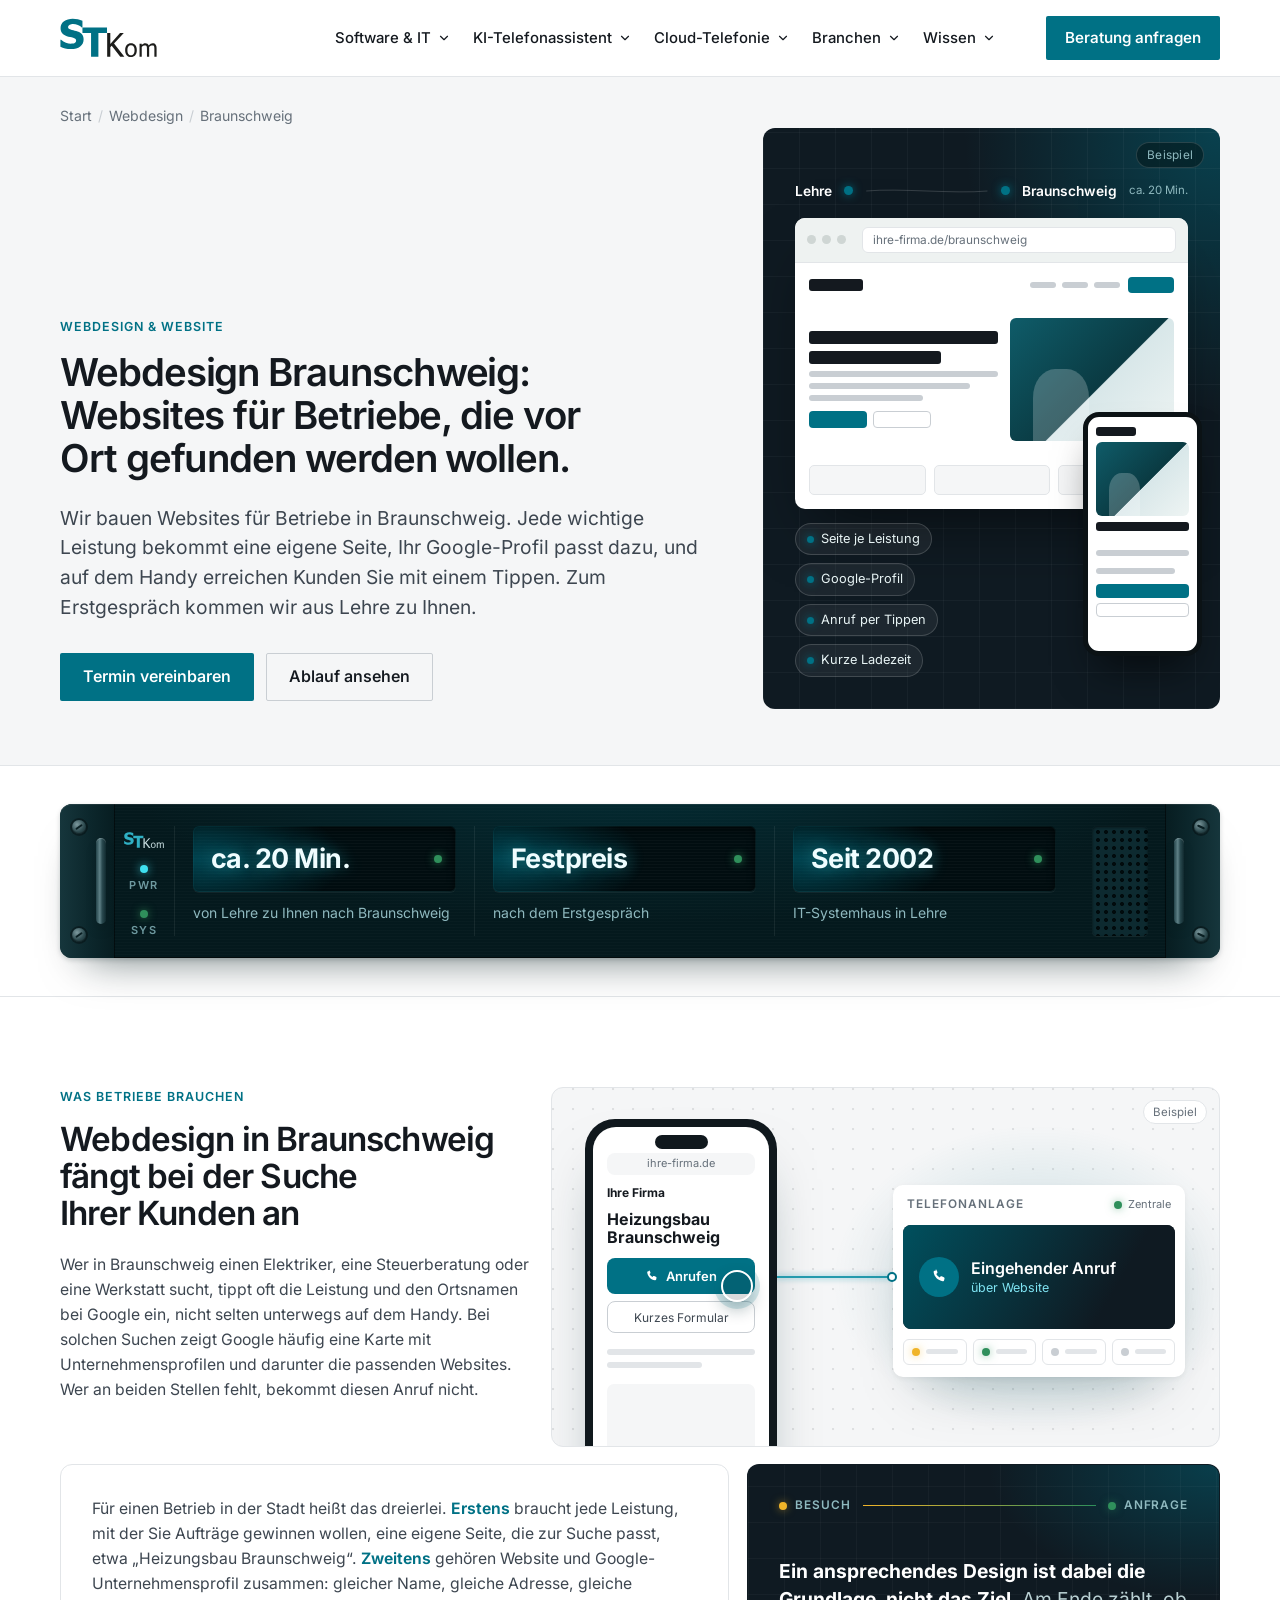
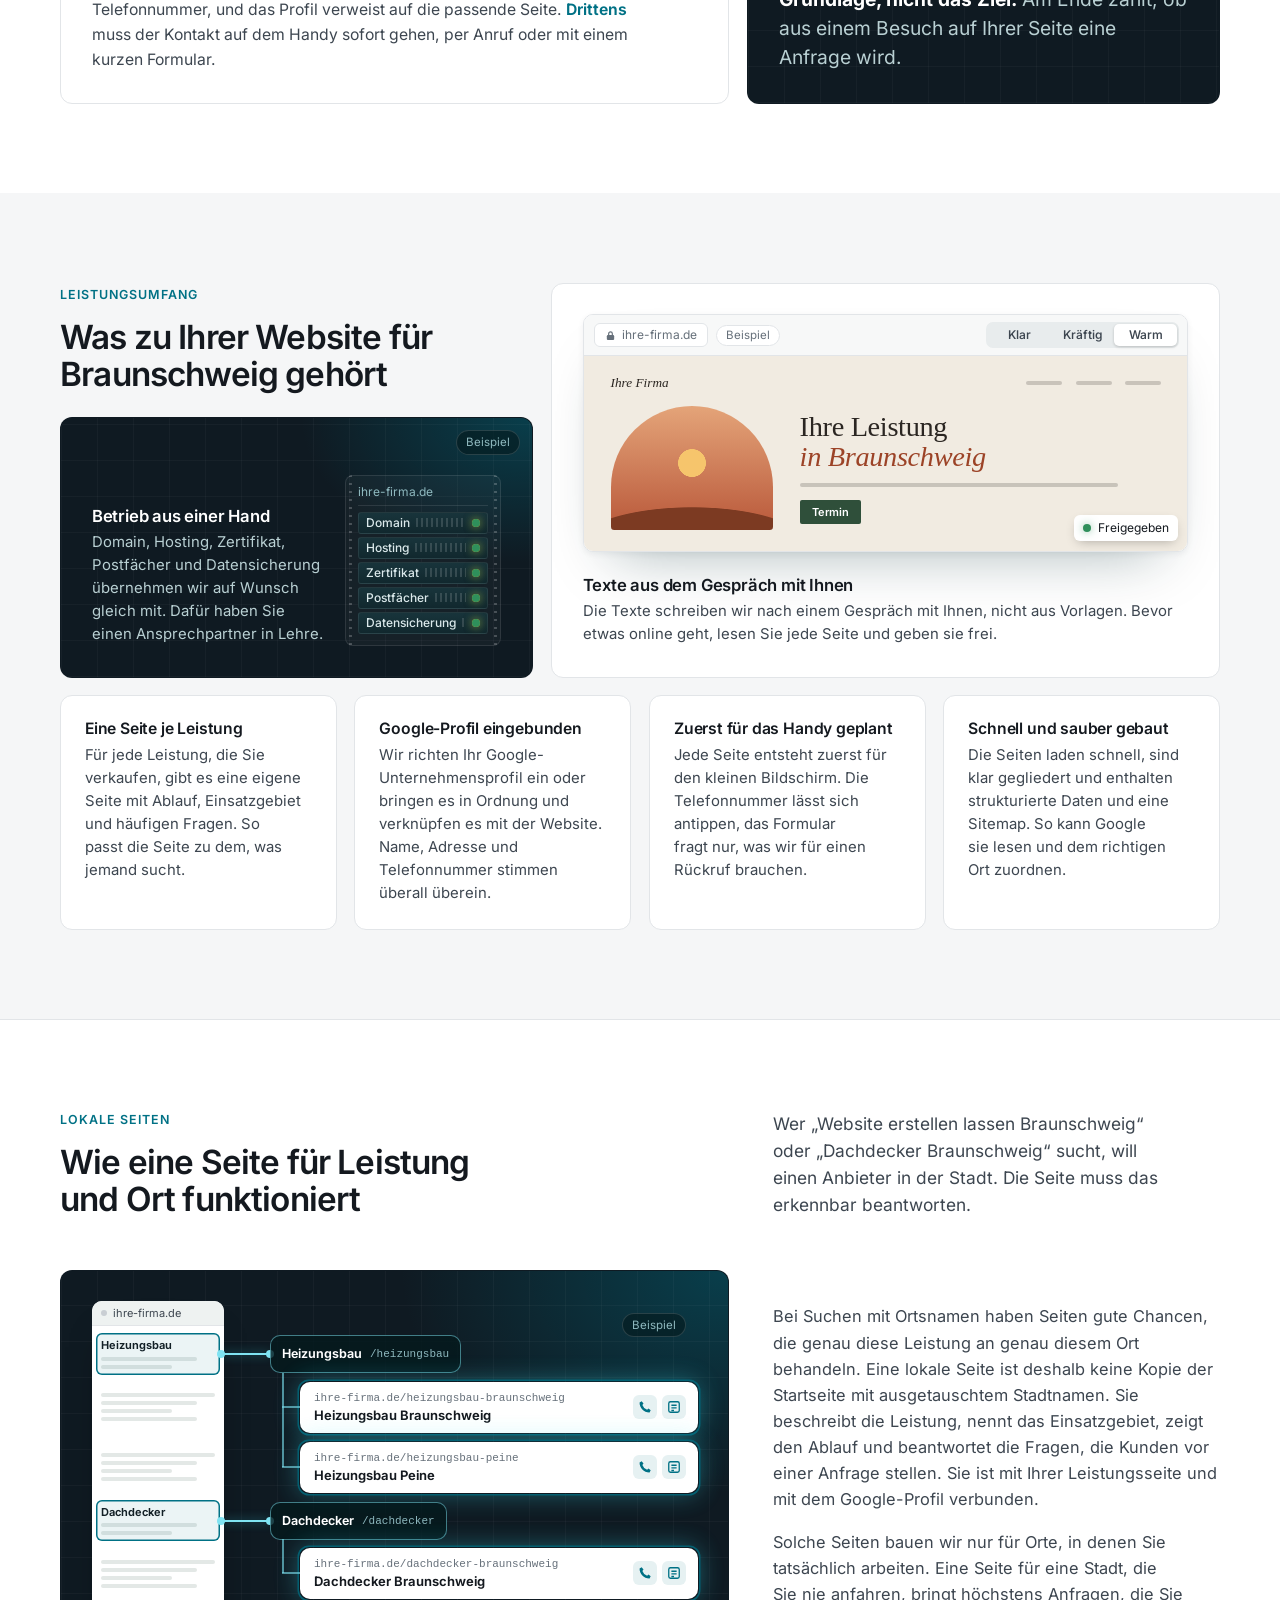
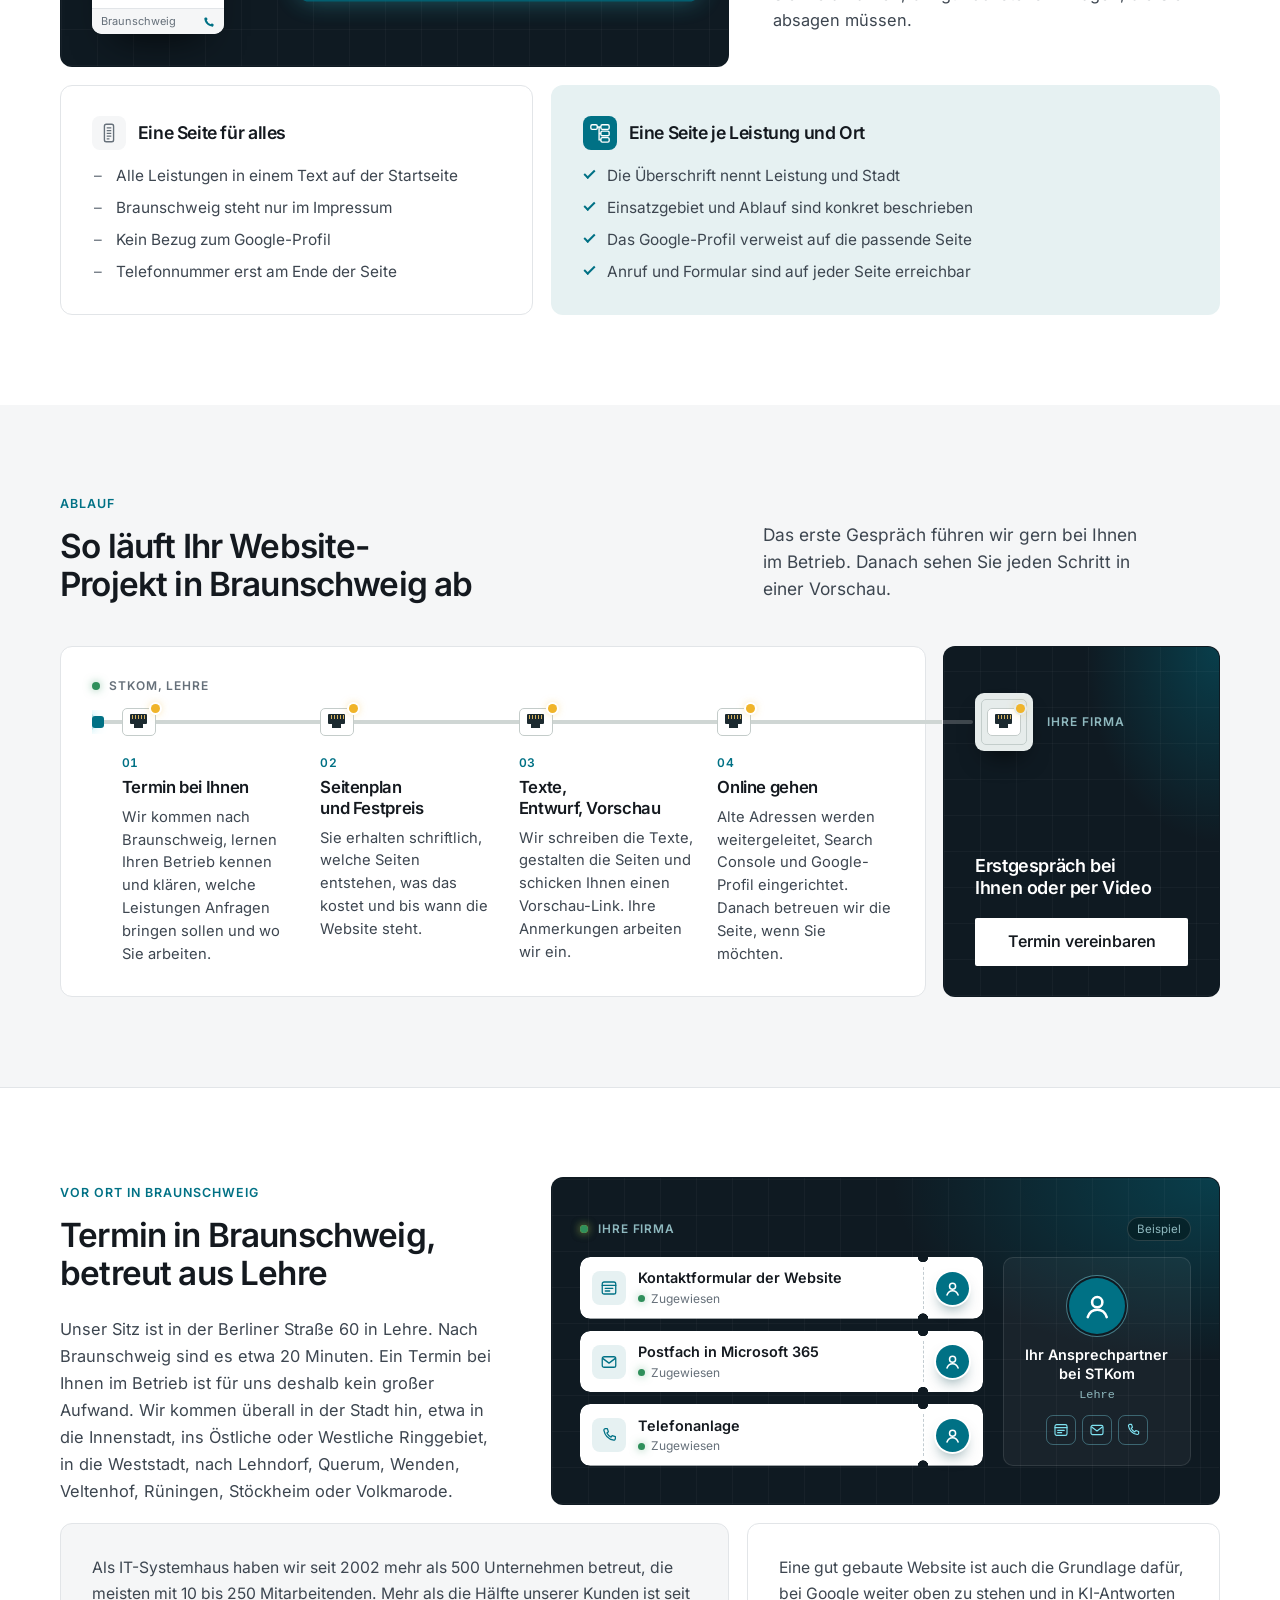
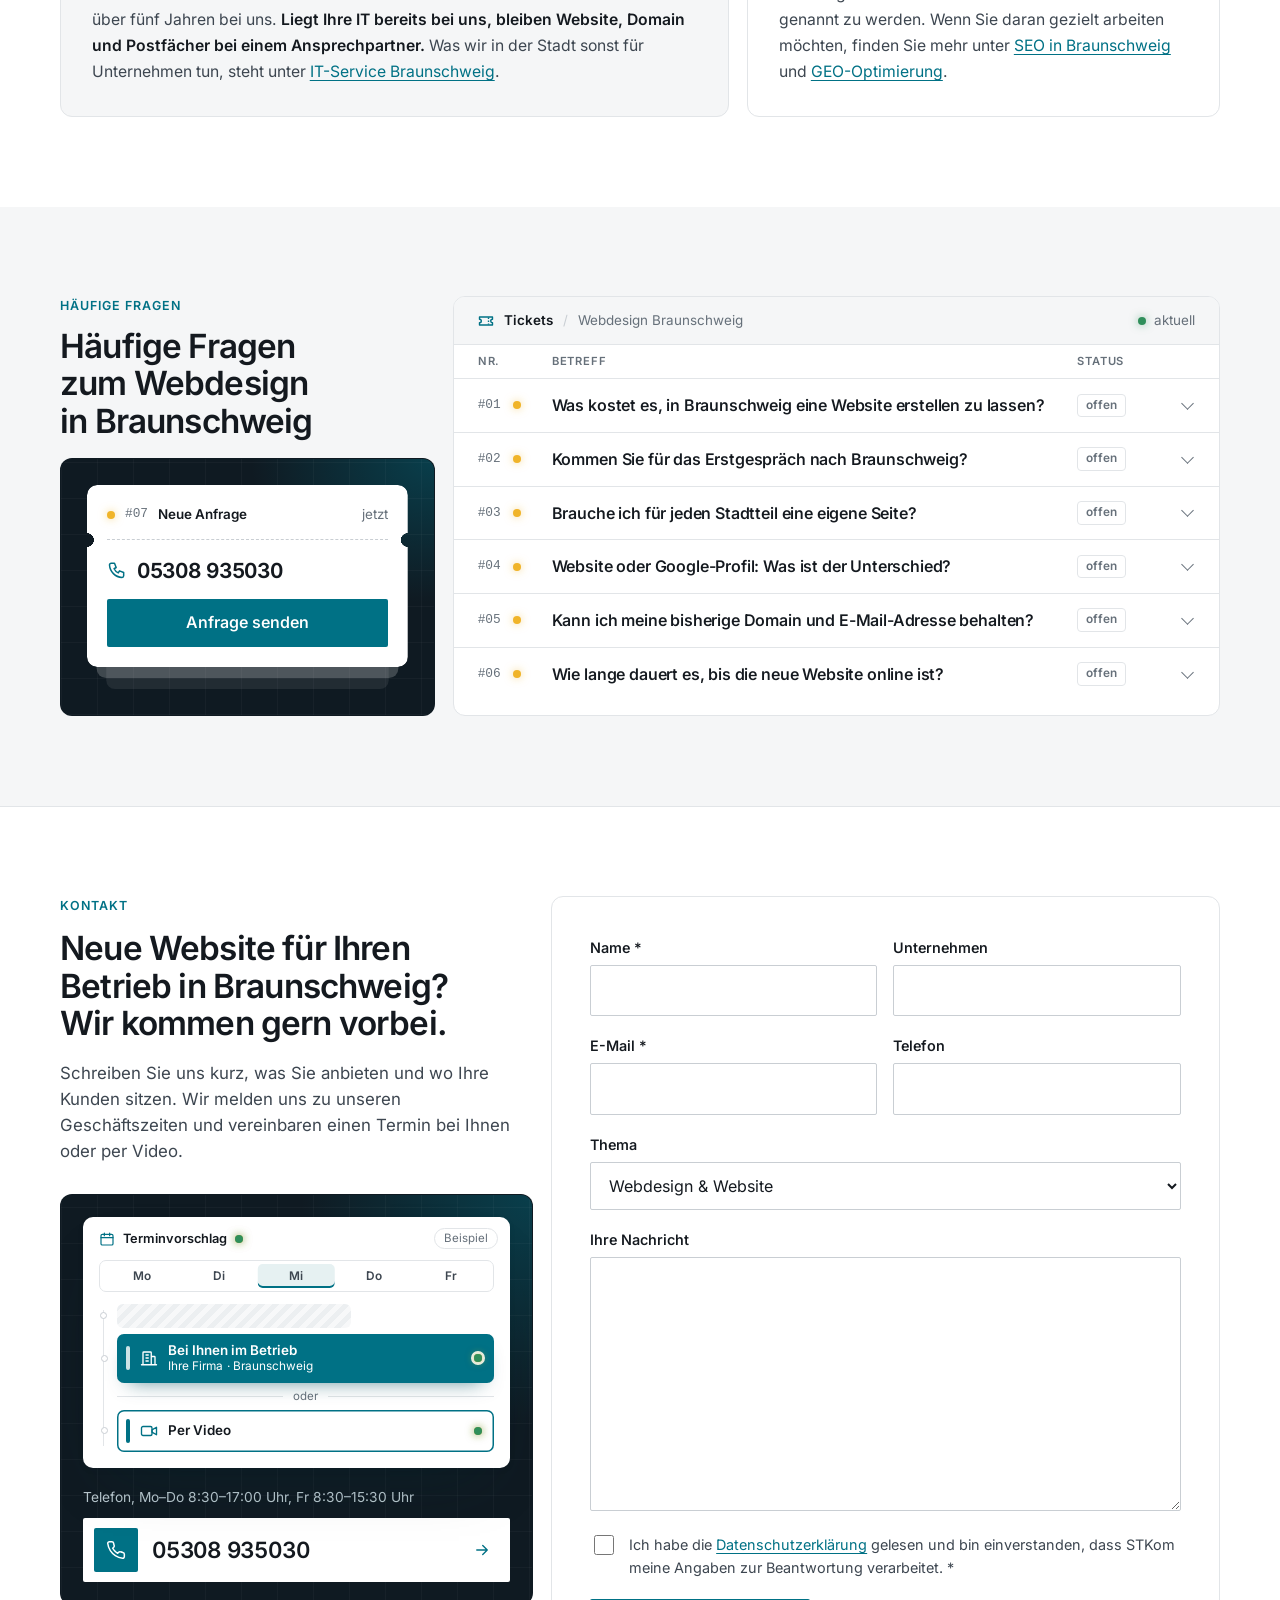
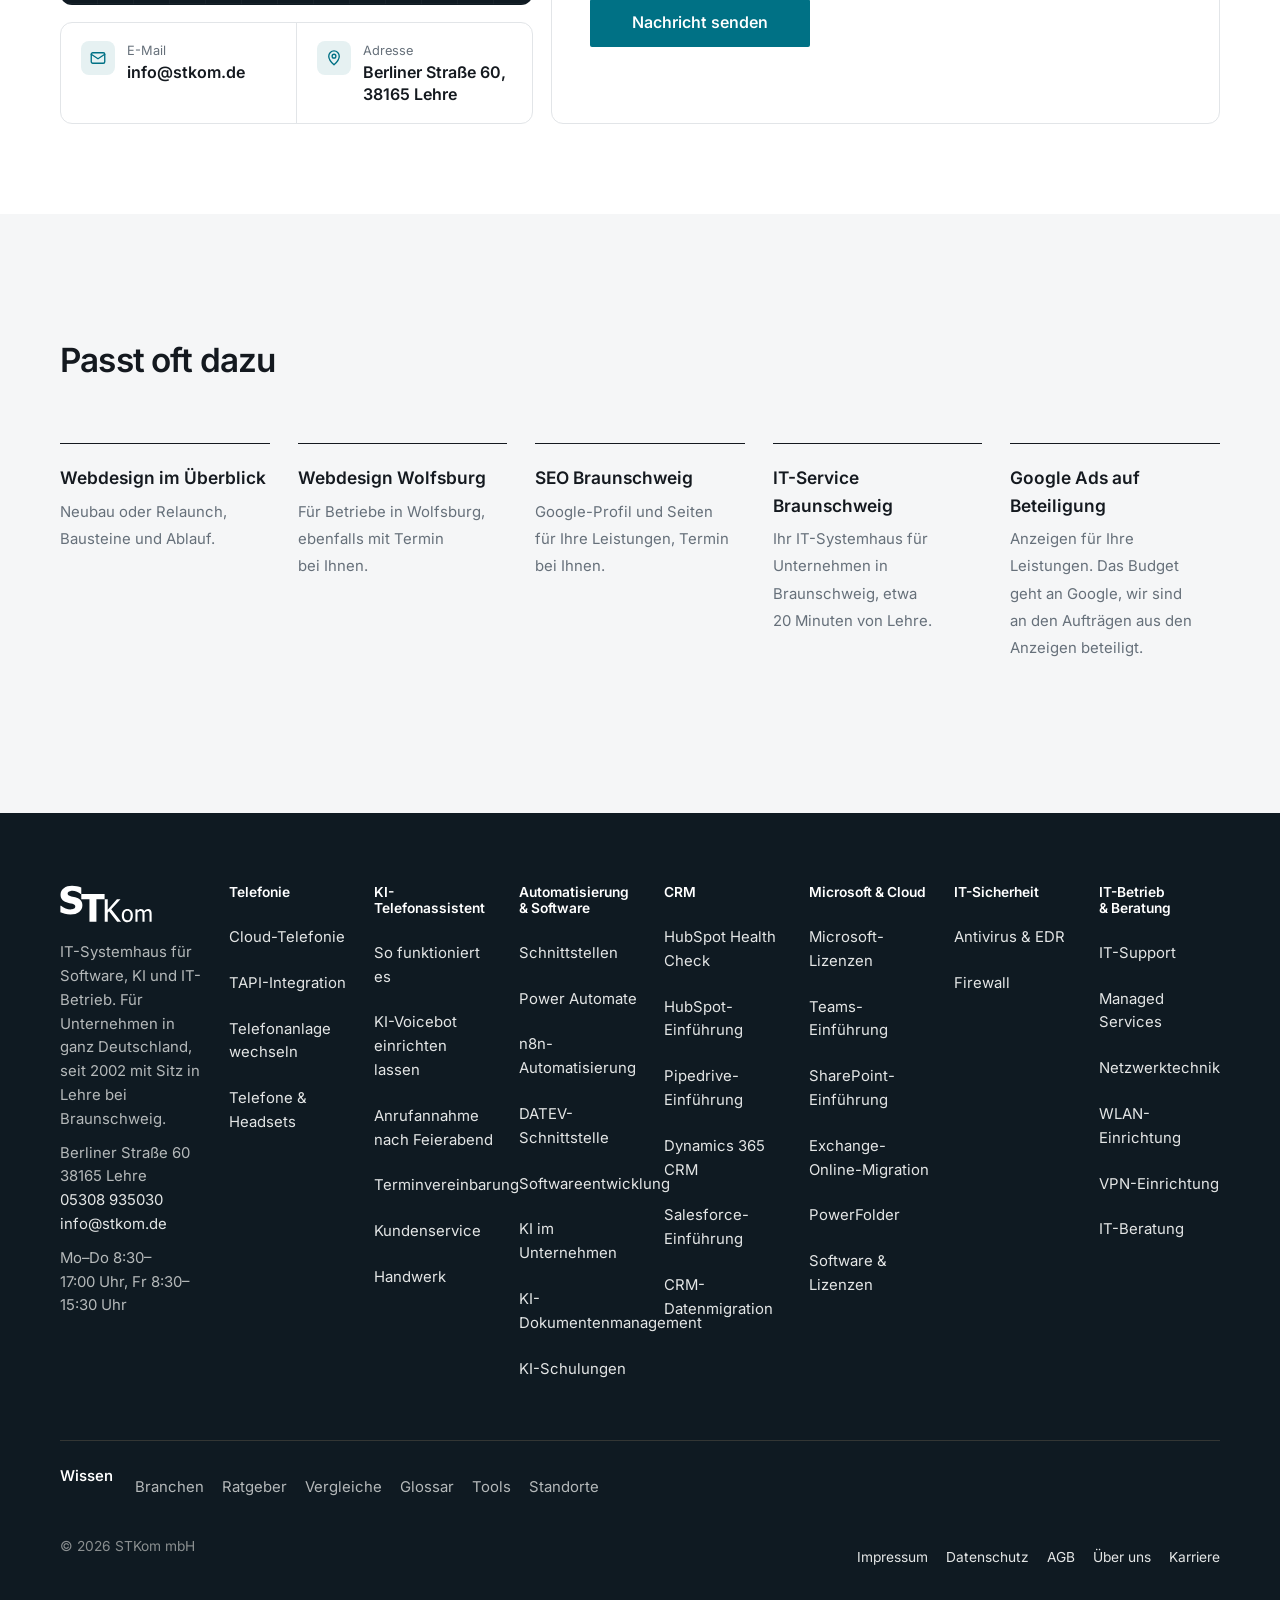
<file: webdesign-braunschweig/index.html>
<!doctype html>
<html lang="de">
<head>
<meta charset="utf-8">
<meta name="viewport" content="width=device-width, initial-scale=1">
<title>Webdesign Braunschweig: Website zum Festpreis | STKom</title>
<meta name="description" content="Wir bauen Websites für Betriebe in Braunschweig. Zum Erstgespräch kommen wir zu Ihnen, danach gilt ein Festpreis.">
<meta name="robots" content="noindex, nofollow">
<link rel="canonical" href="https://www.stkom.de/webdesign-braunschweig/">
<link rel="preload" href="./../fonts/inter-latin.woff2" as="font" type="font/woff2" crossorigin>

<link rel="stylesheet" href="./../css/site.css?v=f5492042d1">
<link rel="stylesheet" href="./../css/web.css?v=8045b9e375">
<script>document.documentElement.classList.add('js')</script>
<link rel="icon" href="./../img/logo-stkom.svg" type="image/svg+xml">
<meta name="theme-color" content="#04191d">
<meta property="og:type" content="website"><meta property="og:locale" content="de_DE"><meta property="og:site_name" content="STKom">
<meta property="og:title" content="Webdesign Braunschweig: Website zum Festpreis | STKom"><meta property="og:description" content="Wir bauen Websites für Betriebe in Braunschweig. Zum Erstgespräch kommen wir zu Ihnen, danach gilt ein Festpreis.">
<meta property="og:url" content="https://www.stkom.de/webdesign-braunschweig/"><meta property="og:image" content="https://www.stkom.de/img/og-default.jpg">
<meta name="twitter:card" content="summary_large_image">
<meta name="geo.region" content="DE-NI"><meta name="geo.placename" content="Lehre">
<script type="application/ld+json">{"@context":"https://schema.org","@graph":[{"@type":["LocalBusiness","ProfessionalService"],"@id":"https://www.stkom.de/#org","name":"STKom mbH","legalName":"STKom Softwaregesellschaft für Technik und Kommunikation mbH","url":"https://www.stkom.de/","logo":"https://www.stkom.de/img/logo-stkom-512.png","image":"https://www.stkom.de/img/og-default.jpg","telephone":"+49 5308 935030","faxNumber":"+49 5308 990443","email":"info@stkom.de","foundingDate":"2002","address":{"@type":"PostalAddress","streetAddress":"Berliner Straße 60","postalCode":"38165","addressLocality":"Lehre","addressRegion":"Niedersachsen","addressCountry":"DE"},"geo":{"@type":"GeoCoordinates","latitude":52.3282222,"longitude":10.6671613},"openingHoursSpecification":[{"@type":"OpeningHoursSpecification","dayOfWeek":["Monday","Tuesday","Wednesday","Thursday"],"opens":"08:30","closes":"17:00"},{"@type":"OpeningHoursSpecification","dayOfWeek":"Friday","opens":"08:30","closes":"15:30"}],"areaServed":[{"@type":"Country","name":"Deutschland"},{"@type":"City","name":"Lehre"},{"@type":"City","name":"Braunschweig"},{"@type":"City","name":"Wolfsburg"},{"@type":"City","name":"Wolfenbüttel"},{"@type":"City","name":"Peine"},{"@type":"City","name":"Gifhorn"},{"@type":"City","name":"Helmstedt"},{"@type":"City","name":"Salzgitter"},{"@type":"City","name":"Königslutter am Elm"},{"@type":"State","name":"Niedersachsen"}],"vatID":"DE813484703","sameAs":["https://www.linkedin.com/company/stkom-mbh","https://www.facebook.com/STKommbH/"]},{"@type":"WebSite","@id":"https://www.stkom.de/#website","url":"https://www.stkom.de/","name":"STKom","inLanguage":"de-DE","publisher":{"@id":"https://www.stkom.de/#org"}},{"@type":"WebPage","@id":"https://www.stkom.de/webdesign-braunschweig/#page","url":"https://www.stkom.de/webdesign-braunschweig/","name":"Webdesign Braunschweig: Website zum Festpreis | STKom","description":"Wir bauen Websites für Betriebe in Braunschweig. Zum Erstgespräch kommen wir zu Ihnen, danach gilt ein Festpreis.","isPartOf":{"@id":"https://www.stkom.de/#website"},"inLanguage":"de-DE","dateModified":"2026-10-31","about":{"@id":"https://www.stkom.de/#org"}},{"@type":"BreadcrumbList","itemListElement":[{"@type":"ListItem","position":1,"name":"Start","item":"https://www.stkom.de/"},{"@type":"ListItem","position":2,"name":"Webdesign","item":"https://www.stkom.de/webdesign/"},{"@type":"ListItem","position":3,"name":"Braunschweig","item":"https://www.stkom.de/webdesign-braunschweig/"}]},{"@type":"Service","@id":"https://www.stkom.de/webdesign-braunschweig/#service","name":"Webdesign Braunschweig","serviceType":"Website-Erstellung und Relaunch","description":"Wir bauen Websites für Betriebe in Braunschweig. Zum Erstgespräch kommen wir zu Ihnen, danach gilt ein Festpreis.","provider":{"@id":"https://www.stkom.de/#org"},"url":"https://www.stkom.de/webdesign-braunschweig/","areaServed":[{"@type":"Country","name":"Deutschland"},{"@type":"City","name":"Lehre"},{"@type":"City","name":"Braunschweig"},{"@type":"City","name":"Wolfsburg"},{"@type":"City","name":"Wolfenbüttel"},{"@type":"City","name":"Peine"},{"@type":"City","name":"Gifhorn"},{"@type":"City","name":"Helmstedt"},{"@type":"City","name":"Salzgitter"},{"@type":"City","name":"Königslutter am Elm"}]},{"@type":"FAQPage","@id":"https://www.stkom.de/webdesign-braunschweig/#faq","mainEntity":[{"@type":"Question","name":"Was kostet es, in Braunschweig eine Website erstellen zu lassen?","acceptedAnswer":{"@type":"Answer","text":"Entscheidend sind die Zahl der Seiten, ob wir die Texte schreiben und ob Seiten für weitere Orte dazukommen. Webdesign läuft bei uns immer zum Festpreis. Sie bekommen ihn nach dem Erstgespräch schriftlich, bevor die Arbeit beginnt."}},{"@type":"Question","name":"Kommen Sie für das Erstgespräch nach Braunschweig?","acceptedAnswer":{"@type":"Answer","text":"Ja. Von Lehre sind wir in etwa 20 Minuten bei Ihnen. Wenn Ihnen ein Videogespräch lieber ist, geht das genauso. Die weitere Abstimmung läuft über einen Vorschau-Link, den Sie jederzeit öffnen können."}},{"@type":"Question","name":"Brauche ich für jeden Stadtteil eine eigene Seite?","acceptedAnswer":{"@type":"Answer","text":"In der Regel nicht. Für Braunschweig genügt meist eine Seite je Leistung. Eigene Seiten lohnen sich eher für weitere Orte, in denen Sie regelmäßig arbeiten, zum Beispiel Wolfenbüttel, Peine oder Salzgitter. Was in Ihrem Fall sinnvoll ist, klären wir im Erstgespräch anhand Ihres Einsatzgebiets."}},{"@type":"Question","name":"Website oder Google-Profil: Was ist der Unterschied?","acceptedAnswer":{"@type":"Answer","text":"Das Profil ist Ihr Eintrag in Google Maps und in der Kartenansicht der Suche, mit Adresse, Öffnungszeiten und Bewertungen. Die Website erklärt Ihre Leistungen ausführlich. Beides sollte zusammenpassen und aufeinander verweisen. Auf Wunsch richten wir das Profil ein und verknüpfen es mit der Website."}},{"@type":"Question","name":"Kann ich meine bisherige Domain und E-Mail-Adresse behalten?","acceptedAnswer":{"@type":"Answer","text":"In der Regel ja. Ihre Domain bleibt bei Ihnen, und bestehende E-Mail-Adressen laufen weiter. Wenn Sie möchten, ziehen wir Hosting und Postfächer zu uns um, auch in Microsoft 365."}},{"@type":"Question","name":"Wie lange dauert es, bis die neue Website online ist?","acceptedAnswer":{"@type":"Answer","text":"Das hängt vom Umfang ab und davon, wie schnell Texte und Fotos freigegeben sind. Den Zeitplan halten wir im Angebot schriftlich fest, damit Sie wissen, woran Sie sind."}}]}]}</script>
</head>
<body>
<a class="skip" href="#main">Zum Inhalt springen</a>
<header class="hdr hdr--dark"><div class="wrap hdr__bar">
<a class="hdr__logo" href="https://www.stkom.de/" aria-label="STKom – zur Startseite"><img src="./../img/logo-stkom.svg" alt="STKom" width="160" height="57"></a>
<nav class="nav" aria-label="Hauptnavigation"><ul>
<li class="nav__item" data-mega><button class="nav__link" aria-expanded="false" aria-haspopup="true">Software &amp; IT<svg viewBox="0 0 24 24" fill="none" stroke="currentColor" stroke-width="2" stroke-linecap="round" stroke-linejoin="round" aria-hidden="true"><path d="m6 9 6 6 6-6"/></svg></button><div class="mega mega--wide"><div class="mega__grid mega__grid--6"><div class="mega__col"><h3><a href="https://www.stkom.de/automatisierung/">Automatisierung &amp; Software</a></h3><ul><li><a href="https://www.stkom.de/schnittstellen/">Schnittstellen</a></li><li><a href="https://www.stkom.de/power-automate/">Power Automate</a></li><li><a href="https://www.stkom.de/n8n-automatisierung/">n8n-Automatisierung</a></li><li><a href="https://www.stkom.de/datev-schnittstelle/">DATEV-Schnittstelle</a></li><li><a href="https://www.stkom.de/softwareentwicklung/">Softwareentwicklung</a></li><li><a href="https://www.stkom.de/ki-touch-display/">KI im Unternehmen</a></li><li><a href="https://www.stkom.de/ki-dokumentenmanagement/">KI-Dokumenten&shy;management</a></li><li><a href="https://www.stkom.de/ki-schulung/">KI-Schulungen</a></li></ul></div><div class="mega__col"><h3><a href="https://www.stkom.de/crm-implementierung/">CRM</a></h3><ul><li><a href="https://www.stkom.de/hubspot-check/">HubSpot Health Check</a></li><li><a href="https://www.stkom.de/hubspot-agentur/">HubSpot-Einführung</a></li><li><a href="https://www.stkom.de/pipedrive-einfuehrung/">Pipedrive-Einführung</a></li><li><a href="https://www.stkom.de/dynamics-365-crm/">Dynamics 365 CRM</a></li><li><a href="https://www.stkom.de/salesforce-einfuehrung/">Salesforce-Einführung</a></li><li><a href="https://www.stkom.de/crm-datenmigration/">CRM-Datenmigration</a></li></ul></div><div class="mega__col"><h3><a href="https://www.stkom.de/microsoft-365/">Microsoft &amp; Cloud</a></h3><ul><li><a href="https://www.stkom.de/microsoft-lizenzen/">Microsoft-Lizenzen</a></li><li><a href="https://www.stkom.de/microsoft-teams-einfuehrung/">Teams-Einführung</a></li><li><a href="https://www.stkom.de/sharepoint-einfuehrung/">SharePoint-Einführung</a></li><li><a href="https://www.stkom.de/exchange-online-migration/">Exchange-Online-Migration</a></li><li><a href="https://www.stkom.de/powerfolder/">PowerFolder</a></li><li><a href="https://www.stkom.de/software/">Software &amp; Lizenzen</a></li></ul></div><div class="mega__col"><h3><a href="https://www.stkom.de/it-sicherheit/">IT-Sicherheit</a></h3><ul><li><a href="https://www.stkom.de/antivirus/">Antivirus &amp; EDR</a></li><li><a href="https://www.stkom.de/firewall/">Firewall</a></li></ul></div><div class="mega__col"><h3><a href="https://www.stkom.de/it-services/">IT-Betrieb &amp; Beratung</a></h3><ul><li><a href="https://www.stkom.de/it-support/">IT-Support</a></li><li><a href="https://www.stkom.de/managed-services/">Managed Services</a></li><li><a href="https://www.stkom.de/netzwerktechnik/">Netzwerktechnik</a></li><li><a href="https://www.stkom.de/wlan-einrichtung/">WLAN-Einrichtung</a></li><li><a href="https://www.stkom.de/vpn-einrichtung/">VPN-Einrichtung</a></li><li><a href="https://www.stkom.de/it-beratung/">IT-Beratung</a></li></ul></div><div class="mega__col"><h3><a href="./../webdesign/">Web &amp; Marketing</a></h3><ul><li><a href="./../webdesign/">Webdesign</a></li><li><a href="./../webdesign-braunschweig/">Webdesign Braunschweig</a></li><li><a href="./../webdesign-wolfsburg/">Webdesign Wolfsburg</a></li><li><a href="./../seo/">SEO &amp; Local SEO</a></li><li><a href="./../seo-braunschweig/">SEO Braunschweig</a></li><li><a href="./../geo-optimierung/">GEO</a></li><li><a href="./../google-ads-betreuung/">Google Ads auf Beteiligung</a></li></ul></div></div><div class="mega__foot"><span>Alles rund um Ihre IT – aus einer Hand, wenn Sie wollen.</span><a href="https://www.stkom.de/leistungen/">Alle Leistungen</a></div></div></li>
<li class="nav__item" data-mega><button class="nav__link" aria-expanded="false" aria-haspopup="true">KI-Telefonassistent<svg viewBox="0 0 24 24" fill="none" stroke="currentColor" stroke-width="2" stroke-linecap="round" stroke-linejoin="round" aria-hidden="true"><path d="m6 9 6 6 6-6"/></svg></button><div class="mega mega--wide"><div class="mega__grid mega__grid--3"><div class="mega__col"><h3><a href="https://www.stkom.de/ki-voice-agents/">KI-Telefonassistent</a></h3><ul><li><a href="https://www.stkom.de/ki-voice-agents/">Überblick</a></li><li><a href="https://www.stkom.de/ki-telefonassistent/so-funktioniert-es/">So funktioniert es</a></li><li><a href="https://www.stkom.de/ki-telefonassistent/voicebot-einrichten/">KI-Voicebot einrichten lassen</a></li><li><a href="https://www.stkom.de/ki-telefonassistent/anrufannahme-nach-feierabend/">Anrufannahme nach Feierabend</a></li><li><a href="https://www.stkom.de/ki-telefonassistent/terminvereinbarung/">Terminvereinbarung</a></li><li><a href="https://www.stkom.de/ki-telefonassistent/kundenservice/">Kundenservice</a></li><li><a href="https://www.stkom.de/ki-telefonassistent/bestellannahme/">Bestellannahme</a></li><li><a href="https://www.stkom.de/whatsapp-assistent/">WhatsApp-Assistent</a></li></ul></div><div class="mega__col"><h3>Nach Branche</h3><ul><li><a href="https://www.stkom.de/ki-telefonassistent/handwerk/">Handwerk</a></li><li><a href="https://www.stkom.de/ki-telefonassistent/arztpraxis/">Arztpraxis</a></li><li><a href="https://www.stkom.de/ki-telefonassistent/hausverwaltung/">Hausverwaltung</a></li><li><a href="https://www.stkom.de/ki-telefonassistent/kanzlei/">Kanzlei</a></li><li><a href="https://www.stkom.de/ki-telefonassistent/autohaus-werkstatt/">Autohaus &amp; Werkstatt</a></li><li><a href="https://www.stkom.de/ki-telefonassistent/zahnarztpraxis/">Zahnarztpraxis</a></li><li><a href="https://www.stkom.de/ki-telefonassistent/tierarztpraxis/">Tierarztpraxis</a></li><li><a href="https://www.stkom.de/ki-telefonassistent/physiotherapie/">Physiotherapie</a></li><li><a href="https://www.stkom.de/ki-telefonassistent/pflegedienst/">Pflegedienst</a></li><li><a href="https://www.stkom.de/ki-telefonassistent/immobilienmakler/">Immobilienmakler</a></li><li><a href="https://www.stkom.de/ki-voice-agents/">Alle Einsatzfälle …</a></li></ul></div><div class="mega__col"><h3><a href="https://www.stkom.de/standorte/">Einsatzgebiet</a></h3><ul class="mega__stack"><li><a href="https://www.stkom.de/kontakt/">Deutschlandweit<span>Remote und per Videokonferenz, vor Ort nach Absprache</span></a></li><li><a href="https://www.stkom.de/standorte/">Standorte &amp; Vor-Ort-Service<span>Sitz in Lehre bei Braunschweig</span></a></li></ul></div></div><div class="mega__foot"><span>Nimmt Anrufe an, wenn niemand kann – auch nach Feierabend.</span><a href="https://www.stkom.de/ki-voice-agents/">So funktioniert der Assistent</a></div></div></li>
<li class="nav__item" data-mega><button class="nav__link" aria-expanded="false" aria-haspopup="true">Cloud-Telefonie<svg viewBox="0 0 24 24" fill="none" stroke="currentColor" stroke-width="2" stroke-linecap="round" stroke-linejoin="round" aria-hidden="true"><path d="m6 9 6 6 6-6"/></svg></button><div class="mega mega--wide"><div class="mega__grid mega__grid--3"><div class="mega__col"><h3><a href="https://www.stkom.de/telefonie/">Cloud-Telefonie</a></h3><ul><li><a href="https://www.stkom.de/cloud-telefonie/">Cloud-Telefonanlage</a></li><li><a href="https://www.stkom.de/tapi-integration/">TAPI-Integration</a></li><li><a href="https://www.stkom.de/telefonanlage-wechseln/">Telefonanlage wechseln</a></li><li><a href="https://www.stkom.de/telefonie-hardware/">Telefone &amp; Headsets</a></li><li><a href="https://www.stkom.de/tapicall/">TAPICall (ESTOS)</a></li><li><a href="https://www.stkom.de/rufnummernportierung/">Rufnummernportierung</a></li><li><a href="https://www.stkom.de/sip-trunk/">SIP-Trunk</a></li></ul></div><div class="mega__col"><h3>Funktionen</h3><ul><li><a href="https://www.stkom.de/teams-telefonie/">Teams-Telefonie</a></li><li><a href="https://www.stkom.de/handy-als-nebenstelle/">Handy als Nebenstelle</a></li><li><a href="https://www.stkom.de/warteschleife-ansagen/">Warteschleife &amp; Ansagen</a></li><li><a href="https://www.stkom.de/ivr-sprachmenue/">Sprachmenü (IVR)</a></li><li><a href="https://www.stkom.de/callcenter-funktionen/">Callcenter-Funktionen</a></li><li><a href="https://www.stkom.de/fax-to-mail/">Fax to Mail</a></li><li><a href="https://www.stkom.de/telefonanlage-kleine-unternehmen/">Für kleine Unternehmen</a></li></ul></div><div class="mega__col"><h3><a href="https://www.stkom.de/standorte/">Einsatzgebiet</a></h3><ul class="mega__stack"><li><a href="https://www.stkom.de/kontakt/">Deutschlandweit<span>Remote und per Videokonferenz, vor Ort nach Absprache</span></a></li><li><a href="https://www.stkom.de/standorte/">Standorte &amp; Vor-Ort-Service<span>Sitz in Lehre bei Braunschweig</span></a></li></ul></div></div><div class="mega__foot"><span>Rufnummer bleibt, alte Anlage läuft bis zum Umschalttag. Am Umschalttag sind wir vor Ort.</span><a href="https://www.stkom.de/kontakt/">Angebot anfragen</a></div></div></li>
<li class="nav__item" data-mega><button class="nav__link" aria-expanded="false" aria-haspopup="true">Branchen<svg viewBox="0 0 24 24" fill="none" stroke="currentColor" stroke-width="2" stroke-linecap="round" stroke-linejoin="round" aria-hidden="true"><path d="m6 9 6 6 6-6"/></svg></button><div class="mega mega--mid"><div class="mega__grid mega__grid--3"><div class="mega__col"><h3><a href="https://www.stkom.de/branchen/">Branchen</a></h3><ul><li><a href="https://www.stkom.de/branchen/handwerk/">Handwerk</a></li><li><a href="https://www.stkom.de/branchen/maschinenbau-industrie/">Maschinenbau &amp; Industrie</a></li><li><a href="https://www.stkom.de/branchen/automotive-zulieferer/">Automotive-Zulieferer</a></li><li><a href="https://www.stkom.de/branchen/steuerberater-kanzleien/">Steuerberater &amp; Kanzleien</a></li><li><a href="https://www.stkom.de/branchen/hausverwaltung-immobilien/">Hausverwaltung &amp; Immobilien</a></li><li><a href="https://www.stkom.de/branchen/logistik-spedition/">Logistik &amp; Spedition</a></li><li><a href="https://www.stkom.de/branchen/handel-grosshandel/">Handel &amp; Großhandel</a></li><li><a href="https://www.stkom.de/branchen/dienstleister-agenturen/">Dienstleister &amp; Agenturen</a></li><li><a href="https://www.stkom.de/branchen/arztpraxen-gesundheit/">Arztpraxen &amp; Gesundheit</a></li></ul></div><div class="mega__col"><h3><a href="https://www.stkom.de/standorte/">Einsatzgebiet</a></h3><ul class="mega__stack"><li><a href="https://www.stkom.de/kontakt/">Deutschlandweit<span>Remote und per Videokonferenz, vor Ort nach Absprache</span></a></li><li><a href="https://www.stkom.de/standorte/">Standorte &amp; Vor-Ort-Service<span>Sitz in Lehre bei Braunschweig</span></a></li></ul></div></div></div></li>
<li class="nav__item" data-mega><button class="nav__link" aria-expanded="false" aria-haspopup="true">Wissen<svg viewBox="0 0 24 24" fill="none" stroke="currentColor" stroke-width="2" stroke-linecap="round" stroke-linejoin="round" aria-hidden="true"><path d="m6 9 6 6 6-6"/></svg></button><div class="mega mega--mid"><div class="mega__grid mega__grid--2"><div class="mega__col"><h3>Wissen</h3><ul class="mega__stack"><li><a href="https://www.stkom.de/ratgeber/">Ratgeber<span>Praxiswissen für Entscheider</span></a></li><li><a href="https://www.stkom.de/vergleich/">Vergleiche<span>Systeme und Tarife gegenübergestellt</span></a></li><li><a href="https://www.stkom.de/glossar/">IT-Glossar<span>Begriffe kurz erklärt</span></a></li><li><a href="https://www.stkom.de/tools/">Kostenlose Tools<span>Ansagetexte, Rechner</span></a></li><li><a href="https://www.stkom.de/cloudya-app/">Cloudya-Anleitungen<span>Hilfe zur Telefonie-App</span></a></li></ul></div><div class="mega__col"><h3>STKom</h3><ul class="mega__stack"><li><a href="https://www.stkom.de/ueber-uns/">Über uns<span>Seit 2002 aus Lehre</span></a></li><li><a href="https://www.stkom.de/karriere/">Karriere<span>Offene Stellen</span></a></li><li><a href="https://www.stkom.de/support/">Support-Portal<span>Ticket und Status</span></a></li><li><a href="https://www.stkom.de/kontakt/">Kontakt<span>Telefon, E-Mail, Anfahrt</span></a></li></ul></div></div></div></li>
</ul></nav>
<div class="hdr__cta"><a class="hdr__phone" href="tel:+495308935030">05308 935030</a><a class="btn btn--signal" href="#kontakt">Beratung anfragen</a></div>
<button class="burger" aria-label="Menü" aria-expanded="false"><span></span><span></span><span></span></button>
</div></header>
<main id="main"><section class="dhero page-dark-top"><div class="wrap"><nav class="crumbs" aria-label="Brotkrumen"><ol><li><a href="https://www.stkom.de/">Start</a></li><li><a href="./../webdesign/">Webdesign</a></li><li aria-current="page">Braunschweig</li></ol></nav>
<div class="dhero__grid"><div class="dhero__text"><span class="kicker">Webdesign &amp; Website</span>
<h1 class="t-h1 t-h1--long">Webdesign Braunschweig: Websites für Betriebe, die vor Ort gefunden werden&nbsp;wollen.</h1>
<p class="lead">Wir bauen Websites für Betriebe in Braunschweig. Jede wichtige Leistung bekommt eine eigene Seite, Ihr Google-Profil passt dazu, und auf dem Handy erreichen Kunden Sie mit einem Tippen. Zum Erstgespräch kommen wir aus Lehre zu Ihnen.</p>
<div class="btn-row"><a class="btn btn--signal" href="#kontakt">Termin vereinbaren</a><a class="btn btn--ghost" href="#ablauf">Ablauf ansehen</a></div></div>
<div class="stage stage--build stage--route" data-bx-live role="group" aria-label="Beispiel: Eine Website entsteht auf Bildschirm und Handy, dazu die Strecke von Lehre nach Braunschweig, ca. 20&nbsp;Minuten"><span class="stage__tag">Beispiel</span>
<div class="route"><b>Lehre</b><span class="r-node"></span><svg viewBox="0 0 400 26" aria-hidden="true"><path class="r-wire" d="M4 13 C 110 3, 290 23, 396 13"/><path class="r-pulse" d="M4 13 C 110 3, 290 23, 396 13"/></svg><span class="r-node"></span><b>Braunschweig</b><small>ca. 20&nbsp;Min.</small></div>
<div class="win" aria-hidden="true"><div class="win__bar"><i></i><i></i><i></i><span class="win__url">ihre-firma.de/braunschweig</span></div>
<div class="win__body"><svg class="wire" viewBox="0 0 400 250" preserveAspectRatio="none"><rect x="14" y="12" width="372" height="22"/><rect x="14" y="46" width="200" height="120"/><rect x="226" y="46" width="160" height="120"/><rect x="14" y="180" width="116" height="52"/><rect x="142" y="180" width="116" height="52"/><rect x="270" y="180" width="116" height="52"/></svg>
<div class="mk-nav"><span class="mk-logo"></span><span class="mk-links"><b></b><b></b><b></b></span><span class="mk-cta"></span></div>
<div class="mk-hero"><div><div class="mk-h"></div><div class="mk-h w2"></div><div class="mk-t"></div><div class="mk-t w2"></div><div class="mk-t w3"></div><div class="mk-btns"><b></b><b></b></div></div><div class="mk-img"></div></div>
<div class="mk-cards"><b></b><b></b><b></b></div></div></div>
<div class="phone" aria-hidden="true"><span class="mk-logo" style="width:40px;height:9px"></span><div class="mk-img"></div><div class="mk-h" style="height:9px"></div><div class="mk-t"></div><div class="mk-t w2"></div><div class="mk-btns"><b></b><b></b></div></div>
<div class="chips"><span class="chip-ok">Seite je Leistung</span><span class="chip-ok">Google-Profil</span><span class="chip-ok">Anruf per Tippen</span><span class="chip-ok">Kurze Ladezeit</span></div>
</div></div></div></section>
<link rel="stylesheet" href="./../css/bento.css?v=1fd1c8bfe5">
<section data-sek="kennzahlen" class="section sk-kennzahlen" aria-label="Kennzahlen"><div class="wrap">
<div class="sk-kennzahlen-unit" data-bx-live data-bx-scroll>
<div class="sk-kennzahlen-ear" aria-hidden="true"><i class="sk-kennzahlen-screw"></i><b class="sk-kennzahlen-handle"></b><i class="sk-kennzahlen-screw"></i></div>
<div class="sk-kennzahlen-front">
<div class="sk-kennzahlen-sys" aria-hidden="true"><svg class="sk-kennzahlen-logo" viewBox="-1 43 236 97"><path class="a" d="M25.73,118.26c-5.42,0-10.18-.52-14.29-1.57-4.11-1.05-7.92-2.35-11.44-3.9v-16.85h1.61c3.54,3.01,7.45,5.32,11.73,6.94,4.27,1.62,8.42,2.42,12.44,2.42,1.01,0,2.35-.11,4.01-.33s3-.57,4.01-1.04c1.23-.54,2.28-1.29,3.13-2.25.85-.96,1.28-2.24,1.28-3.82,0-1.78-.7-3.22-2.09-4.33s-3.06-1.92-4.99-2.43c-2.41-.63-4.98-1.24-7.72-1.81-2.74-.57-5.3-1.27-7.68-2.09-5.48-1.93-9.41-4.54-11.79-7.8-2.38-3.27-3.56-7.36-3.56-12.27,0-6.63,2.81-12,8.42-16.11,5.61-4.11,12.62-6.16,21.03-6.16,4.22,0,8.41.43,12.58,1.29,4.17.86,7.9,2.02,11.2,3.48v16.2h-1.57c-2.63-2.24-5.83-4.13-9.62-5.68-3.78-1.54-7.67-2.32-11.66-2.32-1.55,0-2.94.11-4.18.33-1.23.22-2.53.64-3.89,1.27-1.11.5-2.07,1.25-2.87,2.24-.81.99-1.21,2.1-1.21,3.32,0,1.81.64,3.24,1.92,4.31,1.28,1.06,3.76,2.02,7.44,2.88,2.38.54,4.66,1.06,6.87,1.57,2.2.51,4.55,1.21,7.06,2.09,4.91,1.78,8.56,4.16,10.95,7.16,2.39,3,3.59,6.96,3.59,11.87,0,7.04-2.77,12.7-8.3,16.98-5.53,4.28-13.01,6.42-22.42,6.42h0Z"/><polygon class="a" points="74.57 136.67 74.57 79.35 53.61 79.35 53.61 65.8 113.37 65.8 113.37 79.35 92.41 79.35 92.41 136.67 74.57 136.67 74.57 136.67"/><polygon class="b" points="155.63 136.93 145.71 136.93 124.77 110.23 121.42 113.97 121.42 136.93 113.75 136.93 113.75 79.48 121.42 79.48 121.42 106.02 145.05 79.48 154.21 79.48 130.46 105.14 155.63 136.93 155.63 136.93"/><path class="b" fill-rule="evenodd" d="M185.85,121.08c0,5.34-1.29,9.46-3.86,12.37-2.58,2.91-6.01,4.36-10.29,4.36s-7.88-1.5-10.41-4.5c-2.53-3-3.79-7.08-3.79-12.23s1.3-9.42,3.91-12.35c2.6-2.93,6.04-4.4,10.3-4.4s7.71,1.46,10.29,4.39c2.58,2.93,3.86,7.05,3.86,12.37h0ZM180.32,121.08c0-4.09-.75-7.13-2.24-9.12-1.49-1.99-3.62-2.98-6.38-2.98s-4.92.99-6.42,2.98c-1.5,1.99-2.25,5.03-2.25,9.12s.75,6.96,2.25,9c1.5,2.04,3.64,3.07,6.42,3.07s4.86-1,6.36-3.01c1.5-2.01,2.25-5.03,2.25-9.06h0Z"/><path class="b" d="M228.62,136.93v-18.36c0-1.46-.06-2.81-.17-4.05-.11-1.24-.35-2.21-.71-2.91-.38-.76-.92-1.32-1.62-1.68-.7-.36-1.65-.54-2.85-.54-1.1,0-2.28.34-3.54,1.02-1.26.68-2.57,1.65-3.91,2.93.02.32.04.71.07,1.15.03.44.04.97.04,1.58v20.87h-5.36v-18.36c0-1.46-.06-2.81-.17-4.05-.11-1.24-.35-2.21-.71-2.91-.38-.76-.92-1.32-1.62-1.68-.7-.36-1.65-.54-2.85-.54s-2.37.36-3.64,1.09c-1.27.72-2.5,1.65-3.7,2.77v23.68h-5.36v-31.74h5.36v3.53c1.4-1.4,2.8-2.49,4.17-3.26,1.38-.77,2.89-1.15,4.54-1.15,1.88,0,3.54.43,5,1.28,1.45.93,2.56,2.26,3.32,4.21,1.61-1.8,3.19-3.17,4.73-4.09,1.54-.93,3.21-1.39,5.01-1.39,1.37,0,2.61.21,3.73.64,1.12.43,2.1,1.11,2.93,2.06.85.97,1.51,2.17,1.98,3.61.46,1.44.7,3.25.7,5.43v20.88h-5.36Z"/></svg><span class="sk-kennzahlen-pwr"></span><span class="sk-kennzahlen-silk">PWR</span><span class="sk-kennzahlen-silk sk-kennzahlen-silk--sys">SYS</span></div>
<dl class="sk-kennzahlen-dl">
<div class="sk-kennzahlen-mod" style="--i:0"><dt><span class="sk-kennzahlen-val">ca. 20&nbsp;Min.</span></dt><dd>von Lehre zu Ihnen nach&nbsp;Braunschweig</dd></div>
<div class="sk-kennzahlen-mod" style="--i:1"><dt><span class="sk-kennzahlen-val">Festpreis</span></dt><dd>nach dem&nbsp;Erstgespräch</dd></div>
<div class="sk-kennzahlen-mod" style="--i:2"><dt><span class="sk-kennzahlen-val">Seit 2002</span></dt><dd>IT-Systemhaus in&nbsp;Lehre</dd></div>
</dl>
<div class="sk-kennzahlen-grille" aria-hidden="true"></div>
<span class="sk-kennzahlen-glare" aria-hidden="true"></span>
</div>
<div class="sk-kennzahlen-ear sk-kennzahlen-ear--r" aria-hidden="true"><i class="sk-kennzahlen-screw"></i><b class="sk-kennzahlen-handle"></b><i class="sk-kennzahlen-screw"></i></div>
</div>
</div></section>

<section data-sek="erklaer" class="section sk-erklaer"><div class="wrap"><div class="bx bx-grid sk-erklaer-grid">
<div class="sk-erklaer-intro" style="--c:5;--c-t:12" data-bx><span class="kicker">Was Betriebe brauchen</span><h2 class="t-h2">Webdesign in Braunschweig fängt bei der Suche Ihrer Kunden&nbsp;an</h2>
<p>Wer in Braunschweig einen Elektriker, eine Steuerberatung oder eine Werkstatt sucht, tippt oft die Leistung und den Ortsnamen bei Google ein, nicht selten unterwegs auf dem Handy. Bei solchen Suchen zeigt Google häufig eine Karte mit Unternehmensprofilen und darunter die passenden Websites. Wer an beiden Stellen fehlt, bekommt diesen Anruf nicht.</p></div>
<div class="bx-tile bx-tile--paper sk-erklaer-stage" style="--c:7;--c-t:12;--d:1" data-bx><figure class="sk-erklaer-live" data-bx-live aria-hidden="true">
<span class="bx-tag">Beispiel</span>
<div class="sk-erklaer-phone"><div class="sk-erklaer-screen">
<span class="sk-erklaer-notch"></span>
<span class="sk-erklaer-url">ihre-firma.de</span>
<span class="sk-erklaer-nav">Ihre Firma</span>
<span class="sk-erklaer-title">Heizungsbau Braunschweig</span>
<span class="sk-erklaer-call"><svg viewBox="0 0 16 16"><path d="M5.2 2.2 3.4 2.6c-.6.1-1 .7-.9 1.3.6 4.6 4.1 8.1 8.7 8.7.6.1 1.2-.3 1.3-.9l.4-1.8c.1-.5-.2-1-.7-1.2l-2-.8c-.4-.2-.9 0-1.2.3l-.6.8C6.9 8.3 5.8 7.2 5 5.7l.8-.6c.3-.3.5-.8.3-1.2l-.8-2c-.2-.5-.6-.8-1.1-.7Z"/></svg>Anrufen<em class="sk-erklaer-flash"></em><span class="sk-erklaer-finger"></span></span>
<span class="sk-erklaer-form">Kurzes Formular</span>
<span class="sk-erklaer-bar"></span><span class="sk-erklaer-bar"></span>
</div></div>
<div class="sk-erklaer-link"><span class="sk-erklaer-run"><i class="sk-erklaer-packet"></i></span><i class="sk-erklaer-glow"></i></div>
<div class="bx-live sk-erklaer-pbx">
<div class="sk-erklaer-head"><span class="bx-label">Telefonanlage</span><span class="sk-erklaer-on"><span class="bx-led bx-led--ok"></span>Zentrale</span></div>
<span class="sk-erklaer-sock"></span><div class="sk-erklaer-lcd">
<span class="sk-erklaer-idle"><span class="bx-led bx-led--ok"></span>Bereit</span>
<span class="sk-erklaer-ring"><span class="sk-erklaer-hs"><svg viewBox="0 0 16 16"><path d="M5.2 2.2 3.4 2.6c-.6.1-1 .7-.9 1.3.6 4.6 4.1 8.1 8.7 8.7.6.1 1.2-.3 1.3-.9l.4-1.8c.1-.5-.2-1-.7-1.2l-2-.8c-.4-.2-.9 0-1.2.3l-.6.8C6.9 8.3 5.8 7.2 5 5.7l.8-.6c.3-.3.5-.8.3-1.2l-.8-2c-.2-.5-.6-.8-1.1-.7Z"/></svg></span><span class="sk-erklaer-who"><b>Eingehender Anruf</b><small>über Website</small></span></span>
</div>
<div class="sk-erklaer-keys"><span><span class="bx-led sk-erklaer-hot"></span><i></i></span><span><span class="bx-led bx-led--ok"></span><i></i></span><span><span class="bx-led sk-erklaer-off"></span><i></i></span><span><span class="bx-led sk-erklaer-off"></span><i></i></span></div>
</div>
</figure></div>
<div class="bx-tile sk-erklaer-text" style="--c:7;--c-t:7;--d:1" data-bx><p>Für einen Betrieb in der Stadt heißt das dreierlei. <b>Erstens</b> braucht jede Leistung, mit der Sie Aufträge gewinnen wollen, eine eigene Seite, die zur Suche passt, etwa „Heizungsbau Braunschweig“. <b>Zweitens</b> gehören Website und Google-Unternehmensprofil zusammen: gleicher Name, gleiche Adresse, gleiche Telefonnummer, und das Profil verweist auf die passende Seite. <b>Drittens</b> muss der Kontakt auf dem Handy sofort gehen, per Anruf oder mit einem kurzen Formular.</p></div>
<div class="bx-tile bx-tile--night sk-erklaer-night" style="--c:5;--c-t:5;--d:2" data-bx><div class="sk-erklaer-chain" aria-hidden="true"><span><span class="bx-led"></span>Besuch</span><i></i><span><span class="bx-led bx-led--ok"></span>Anfrage</span></div>
<p><strong>Ein ansprechendes Design ist dabei die Grundlage, nicht das Ziel.</strong> Am Ende zählt, ob aus einem Besuch auf Ihrer Seite eine Anfrage wird.</p></div>
</div></div></section>

<section data-sek="leistung" class="section section--paper bx sk-leistung"><div class="wrap"><div class="bx-grid sk-leistung-grid">
<div class="sk-leistung-head" data-bx><span class="kicker">Leistungsumfang</span><h2 class="t-h2">Was zu Ihrer Website für Braunschweig gehört</h2></div>

<div class="bx-tile sk-leistung-probe" data-bx style="--d:1">
<figure class="bx-live sk-leistung-app" data-bx-live aria-hidden="true">
<div class="sk-leistung-bar"><span class="sk-leistung-url"><svg viewBox="0 0 12 12" width="11" height="11"><rect x="2" y="5.5" width="8" height="5.5" rx="1.2" fill="currentColor"/><path d="M4 5.5V4a2 2 0 0 1 4 0v1.5" fill="none" stroke="currentColor" stroke-width="1.3"/></svg>ihre-firma.de</span><span class="bx-tag">Beispiel</span><span class="sk-leistung-seg"><i class="sk-leistung-ind" style="--a:sk-leistung-ai"></i><span>Klar</span><span>Kräftig</span><span>Warm</span></span></div>
<div class="sk-leistung-view">
<div class="sk-leistung-v sk-leistung-v1" style="--a:sk-leistung-a1"><div class="sk-leistung-nav"><b>Ihre Firma</b><i></i><i></i><i></i><em class="sk-leistung-btn">Anrufen</em></div>
<div class="sk-leistung-hero"><div><strong class="sk-leistung-h">Ihre Leistung in Braunschweig</strong><span class="sk-leistung-ln"></span><span class="sk-leistung-ln"></span><em class="sk-leistung-btn">Anfrage</em></div><span class="sk-leistung-pic"></span></div></div>
<div class="sk-leistung-v sk-leistung-v2" style="--a:sk-leistung-a2"><div class="sk-leistung-nav"><b>Ihre Firma</b><i></i><i></i><i></i></div>
<div class="sk-leistung-hero" style="--a:sk-leistung-r2"><small>in Braunschweig</small><strong class="sk-leistung-h">Ihre Leistung</strong><em class="sk-leistung-btn">Anrufen</em></div></div>
<div class="sk-leistung-v sk-leistung-v3" style="--a:sk-leistung-a3"><div class="sk-leistung-nav"><b>Ihre Firma</b><i></i><i></i><i></i></div>
<div class="sk-leistung-hero" style="--a:sk-leistung-r3"><span class="sk-leistung-pic"></span><div><strong class="sk-leistung-h">Ihre Leistung <em>in Braunschweig</em></strong><span class="sk-leistung-ln"></span><em class="sk-leistung-btn">Termin</em></div></div></div>
<span class="sk-leistung-st"><span style="--a:sk-leistung-aus"><i class="bx-led"></i>Entwurf</span><span style="--a:sk-leistung-an"><i class="bx-led bx-led--ok"></i>Freigegeben</span></span>
</div>
</figure>
<h3>Texte aus dem Gespräch mit&nbsp;Ihnen</h3><p>Die Texte schreiben wir nach einem Gespräch mit Ihnen, nicht aus Vorlagen. Bevor etwas online geht, lesen Sie jede Seite und geben sie frei.</p>
</div>

<div class="bx-tile bx-tile--night sk-leistung-rack" data-bx style="--d:2"><span class="bx-tag" aria-hidden="true">Beispiel</span>
<div class="sk-leistung-schrank" data-bx-live aria-hidden="true">
<span class="sk-leistung-plate">ihre-firma.de</span>
<span class="sk-leistung-he" style="--i:0"><b>Domain</b><i></i><span class="sk-leistung-lamp"><i class="bx-led"></i><i class="bx-led bx-led--ok"></i></span></span>
<span class="sk-leistung-he" style="--i:1"><b>Hosting</b><i></i><span class="sk-leistung-lamp"><i class="bx-led"></i><i class="bx-led bx-led--ok"></i></span></span>
<span class="sk-leistung-he" style="--i:2"><b>Zertifikat</b><i></i><span class="sk-leistung-lamp"><i class="bx-led"></i><i class="bx-led bx-led--ok"></i></span></span>
<span class="sk-leistung-he" style="--i:3"><b>Postfächer</b><i></i><span class="sk-leistung-lamp"><i class="bx-led"></i><i class="bx-led bx-led--ok"></i></span></span>
<span class="sk-leistung-he" style="--i:4"><b>Datensicherung</b><i></i><span class="sk-leistung-lamp"><i class="bx-led"></i><i class="bx-led bx-led--ok"></i></span></span>
</div>
<div class="sk-leistung-rtext"><h3>Betrieb aus einer&nbsp;Hand</h3><p>Domain, Hosting, Zertifikat, Postfächer und Datensicherung übernehmen wir auf Wunsch gleich mit. Dafür haben Sie einen Ansprechpartner in&nbsp;Lehre.</p></div>
</div>

<div class="bx-tile sk-leistung-item" data-bx style="--c:3;--c-t:6;--d:3"><h3>Eine Seite je&nbsp;Leistung</h3><p>Für jede Leistung, die Sie verkaufen, gibt es eine eigene Seite mit Ablauf, Einsatzgebiet und häufigen Fragen. So passt die Seite zu dem, was jemand sucht.</p></div>
<div class="bx-tile sk-leistung-item" data-bx style="--c:3;--c-t:6;--d:4"><h3>Google-Profil&nbsp;eingebunden</h3><p>Wir richten Ihr Google-Unternehmensprofil ein oder bringen es in Ordnung und verknüpfen es mit der Website. Name, Adresse und Telefonnummer stimmen überall überein.</p></div>
<div class="bx-tile sk-leistung-item" data-bx style="--c:3;--c-t:6;--d:5"><h3>Zuerst für das Handy&nbsp;geplant</h3><p>Jede Seite entsteht zuerst für den kleinen Bildschirm. Die Telefonnummer lässt sich antippen, das Formular fragt nur, was wir für einen Rückruf brauchen.</p></div>
<div class="bx-tile sk-leistung-item" data-bx style="--c:3;--c-t:6;--d:6"><h3>Schnell und sauber&nbsp;gebaut</h3><p>Die Seiten laden schnell, sind klar gegliedert und enthalten strukturierte Daten und eine Sitemap. So kann Google sie lesen und dem richtigen Ort zuordnen.</p></div>
</div></div></section>

<section data-sek="lokal" class="section bx sk-lokal"><div class="wrap">
<div class="bx-grid sk-lokal-head">
<div style="--c:7;--c-t:12" data-bx><span class="kicker">Lokale Seiten</span><h2 class="t-h2">Wie eine Seite für Leistung und Ort&nbsp;funktioniert</h2></div>
<p class="lead" style="--c:5;--c-t:12;--d:1" data-bx>Wer „Website erstellen lassen Braunschweig“ oder „Dachdecker Braunschweig“ sucht, will einen Anbieter in der Stadt. Die Seite muss das erkennbar beantworten.</p>
</div>
<div class="bx-grid sk-lokal-grid">
<div class="bx-tile bx-tile--night sk-lokal-card" style="--c:7;--c-t:12" data-bx>
<figure class="sk-lokal-live" data-bx-live aria-hidden="true">
<span class="bx-tag">Beispiel</span>
<div class="sk-lokal-map">
<div class="sk-lokal-page">
<div class="sk-lokal-bar">ihre-firma.de</div>
<div class="sk-lokal-blk" data-k="heiz"><b>Heizungsbau</b><i></i><i></i></div>
<div class="sk-lokal-fill"><i></i><i></i><i></i><i></i></div>
<div class="sk-lokal-fill"><i></i><i></i><i></i><i></i></div>
<div class="sk-lokal-blk" data-k="dach"><b>Dachdecker</b><i></i><i></i></div>
<div class="sk-lokal-fill"><i></i><i></i><i></i><i></i></div>
<div class="sk-lokal-foot"><span>Braunschweig</span><svg viewBox="0 0 16 16" width="12" height="12"><path d="M4.2 1.5 6.3 4 5 5.6a8.6 8.6 0 0 0 5.4 5.4L12 9.7l2.5 2.1-1.3 2.4c-6.2.2-11.6-5.2-11.4-11.4Z" fill="currentColor"/></svg></div>
</div>
<i class="sk-lokal-wire" style="grid-row:2;--w:0"></i>
<i class="sk-lokal-wire" style="grid-row:5;--w:1"></i>
<div class="sk-lokal-grp" data-src="heiz" style="grid-row:2;--i:0"><b>Heizungsbau</b><code>/heizungsbau</code></div>
<div class="sk-lokal-leaf sk-lokal-mid" data-src="heiz" style="grid-row:3;--i:1;--l:0"><code><span class="sk-lokal-dom">ihre-firma.de</span>/heizungsbau-braunschweig</code><b>Heizungsbau Braunschweig</b><span class="sk-lokal-ico"><svg viewBox="0 0 16 16"><path d="M4.2 1.5 6.3 4 5 5.6a8.6 8.6 0 0 0 5.4 5.4L12 9.7l2.5 2.1-1.3 2.4c-6.2.2-11.6-5.2-11.4-11.4Z" fill="currentColor"/></svg><svg viewBox="0 0 16 16"><rect x="2" y="2" width="12" height="12" rx="2" fill="none" stroke="currentColor" stroke-width="1.5"/><path d="M5 6h6M5 9h6M5 12h3" stroke="currentColor" stroke-width="1.5"/></svg></span><i class="sk-lokal-glow"></i></div>
<div class="sk-lokal-leaf" data-src="heiz" style="grid-row:4;--i:2;--l:1"><code><span class="sk-lokal-dom">ihre-firma.de</span>/heizungsbau-peine</code><b>Heizungsbau Peine</b><span class="sk-lokal-ico"><svg viewBox="0 0 16 16"><path d="M4.2 1.5 6.3 4 5 5.6a8.6 8.6 0 0 0 5.4 5.4L12 9.7l2.5 2.1-1.3 2.4c-6.2.2-11.6-5.2-11.4-11.4Z" fill="currentColor"/></svg><svg viewBox="0 0 16 16"><rect x="2" y="2" width="12" height="12" rx="2" fill="none" stroke="currentColor" stroke-width="1.5"/><path d="M5 6h6M5 9h6M5 12h3" stroke="currentColor" stroke-width="1.5"/></svg></span><i class="sk-lokal-glow"></i></div>
<div class="sk-lokal-grp" data-src="dach" style="grid-row:5;--i:3"><b>Dachdecker</b><code>/dachdecker</code></div>
<div class="sk-lokal-leaf" data-src="dach" style="grid-row:6;--i:4;--l:2"><code><span class="sk-lokal-dom">ihre-firma.de</span>/dachdecker-braunschweig</code><b>Dachdecker Braunschweig</b><span class="sk-lokal-ico"><svg viewBox="0 0 16 16"><path d="M4.2 1.5 6.3 4 5 5.6a8.6 8.6 0 0 0 5.4 5.4L12 9.7l2.5 2.1-1.3 2.4c-6.2.2-11.6-5.2-11.4-11.4Z" fill="currentColor"/></svg><svg viewBox="0 0 16 16"><rect x="2" y="2" width="12" height="12" rx="2" fill="none" stroke="currentColor" stroke-width="1.5"/><path d="M5 6h6M5 9h6M5 12h3" stroke="currentColor" stroke-width="1.5"/></svg></span><i class="sk-lokal-glow"></i></div>
</div>
</figure>
</div>
<div class="prose sk-lokal-text" style="--c:5;--c-t:12;--d:1" data-bx><p>Bei Suchen mit Ortsnamen haben Seiten gute Chancen, die genau diese Leistung an genau diesem Ort behandeln. Eine lokale Seite ist deshalb keine Kopie der Startseite mit ausgetauschtem Stadtnamen. Sie beschreibt die Leistung, nennt das Einsatzgebiet, zeigt den Ablauf und beantwortet die Fragen, die Kunden vor einer Anfrage stellen. Sie ist mit Ihrer Leistungsseite und mit dem Google-Profil verbunden.</p>
<p>Solche Seiten bauen wir nur für Orte, in denen Sie tatsächlich arbeiten. Eine Seite für eine Stadt, die Sie nie anfahren, bringt höchstens Anfragen, die Sie absagen müssen.</p></div>
<div class="bx-tile sk-lokal-vs" style="--c:5;--c-t:6" data-bx><div class="sk-lokal-vh"><svg viewBox="0 0 24 24" aria-hidden="true"><rect x="7" y="2.5" width="10" height="19" rx="2" fill="none" stroke="currentColor" stroke-width="1.5"/><path d="M9.5 6.5h5M9.5 9.5h5M9.5 12.5h5M9.5 15.5h5M9.5 18.5h3" stroke="currentColor" stroke-width="1.3"/></svg><h3>Eine Seite für&nbsp;alles</h3></div><ul><li>Alle Leistungen in einem Text auf der Startseite</li><li>Braunschweig steht nur im Impressum</li><li>Kein Bezug zum Google-Profil</li><li>Telefonnummer erst am Ende der Seite</li></ul></div>
<div class="bx-tile sk-lokal-vs sk-lokal-vs--us" style="--c:7;--c-t:6;--d:1" data-bx><div class="sk-lokal-vh"><svg viewBox="0 0 24 24" aria-hidden="true"><rect x="2" y="3" width="7" height="5" rx="1.5" fill="none" stroke="currentColor" stroke-width="1.5"/><rect x="13" y="3" width="9" height="5" rx="1.5" fill="none" stroke="currentColor" stroke-width="1.5"/><rect x="13" y="10" width="9" height="5" rx="1.5" fill="none" stroke="currentColor" stroke-width="1.5"/><rect x="13" y="17" width="9" height="5" rx="1.5" fill="none" stroke="currentColor" stroke-width="1.5"/><path d="M9 5.5h4M11 5.5v14h2M11 12.5h2" fill="none" stroke="currentColor" stroke-width="1.5"/></svg><h3>Eine Seite je Leistung und&nbsp;Ort</h3></div><ul><li>Die Überschrift nennt Leistung und Stadt</li><li>Einsatzgebiet und Ablauf sind konkret beschrieben</li><li>Das Google-Profil verweist auf die passende Seite</li><li>Anruf und Formular sind auf jeder Seite erreichbar</li></ul></div>
</div>
</div></section>

<section data-sek="ablauf" class="section section--paper bx sk-ablauf" id="ablauf"><div class="wrap"><div class="sec-head"><div><span class="kicker">Ablauf</span><h2 class="t-h2">So läuft Ihr Website-Projekt in Braunschweig&nbsp;ab</h2></div><p class="lead">Das erste Gespräch führen wir gern bei Ihnen im Betrieb. Danach sehen Sie jeden Schritt in einer Vorschau.</p></div>
<div class="bx-grid sk-ablauf-grid" data-bx-scroll>
<div class="bx-tile sk-ablauf-rack" style="--c:9" data-bx data-bx-live>
<span class="sk-ablauf-src" aria-hidden="true"><i class="bx-led bx-led--ok"></i>STKom, Lehre</span>
<span class="sk-ablauf-cable" aria-hidden="true"><i class="sk-ablauf-run"><b class="sk-ablauf-pkt"></b></i></span>
<ol class="sk-ablauf-steps"><li><span class="sk-ablauf-sock" aria-hidden="true"><i class="sk-ablauf-port"><b class="sk-ablauf-led"></b></i></span><div class="sk-ablauf-txt"><h3>Termin bei&nbsp;Ihnen</h3><p>Wir kommen nach Braunschweig, lernen Ihren Betrieb kennen und klären, welche Leistungen Anfragen bringen sollen und wo Sie arbeiten.</p></div></li>
<li><span class="sk-ablauf-sock" aria-hidden="true"><i class="sk-ablauf-port"><b class="sk-ablauf-led"></b></i></span><div class="sk-ablauf-txt"><h3>Seitenplan und&nbsp;Festpreis</h3><p>Sie erhalten schriftlich, welche Seiten entstehen, was das kostet und bis wann die Website steht.</p></div></li>
<li><span class="sk-ablauf-sock" aria-hidden="true"><i class="sk-ablauf-port"><b class="sk-ablauf-led"></b></i></span><div class="sk-ablauf-txt"><h3>Texte, Entwurf,&nbsp;Vorschau</h3><p>Wir schreiben die Texte, gestalten die Seiten und schicken Ihnen einen Vorschau-Link. Ihre Anmerkungen arbeiten wir ein.</p></div></li>
<li><span class="sk-ablauf-sock" aria-hidden="true"><i class="sk-ablauf-port"><b class="sk-ablauf-led"></b></i></span><div class="sk-ablauf-txt"><h3>Online&nbsp;gehen</h3><p>Alte Adressen werden weitergeleitet, Search Console und Google-Profil eingerichtet. Danach betreuen wir die Seite, wenn Sie möchten.</p></div></li></ol>
</div>
<div class="bx-tile bx-tile--night sk-ablauf-end" style="--c:3;--d:2" data-bx>
<div class="sk-ablauf-dose" aria-hidden="true"><span class="sk-ablauf-plate"><span class="sk-ablauf-sock"><i class="sk-ablauf-port"><b class="sk-ablauf-led"></b></i></span></span><span class="sk-ablauf-dst">Ihre Firma</span></div>
<h3>Erstgespräch bei Ihnen oder per&nbsp;Video</h3>
<a class="btn btn--signal" href="#kontakt">Termin vereinbaren</a>
</div>
</div></div></section>

<section data-sek="vorort" class="section bx sk-vorort"><div class="wrap"><div class="bx-grid">
<div class="sk-vorort-intro" style="--c:5;--c-t:12" data-bx><span class="kicker">Vor Ort in Braunschweig</span><h2 class="t-h2">Termin in Braunschweig, betreut aus&nbsp;Lehre</h2>
<p>Unser Sitz ist in der Berliner Straße&nbsp;60 in Lehre. Nach Braunschweig sind es etwa 20&nbsp;Minuten. Ein Termin bei Ihnen im Betrieb ist für uns deshalb kein großer Aufwand. Wir kommen überall in der Stadt hin, etwa in die Innenstadt, ins Östliche oder Westliche Ringgebiet, in die Weststadt, nach Lehndorf, Querum, Wenden, Veltenhof, Rüningen, Stöckheim oder Volkmarode.</p></div>
<div class="bx-tile bx-tile--night sk-vorort-live" style="--c:7;--c-t:12;--d:1" data-bx data-bx-live><figure class="sk-vorort-ui" aria-hidden="true">
<svg class="sk-vorort-defs" width="0" height="0"><symbol id="sk-vorort-i-web" viewBox="0 0 24 24"><rect x="3" y="4" width="18" height="16" rx="2.5"/><path d="M3 8.5h18M7 12.5h10M7 16h6"/></symbol><symbol id="sk-vorort-i-mail" viewBox="0 0 24 24"><rect x="3" y="5" width="18" height="14" rx="2.5"/><path d="m4 7.5 8 6 8-6"/></symbol><symbol id="sk-vorort-i-tel" viewBox="0 0 24 24"><path d="M7.2 3.5h2.6l1.4 4.3-2 1.5a12 12 0 0 0 5.5 5.5l1.5-2 4.3 1.4v2.6a2 2 0 0 1-2.2 2A16.5 16.5 0 0 1 5.2 5.7a2 2 0 0 1 2-2.2z"/></symbol><symbol id="sk-vorort-i-p" viewBox="0 0 24 24"><circle cx="12" cy="9" r="3.8"/><path d="M5 20c1.2-3.6 3.8-5.4 7-5.4s5.8 1.8 7 5.4"/></symbol></svg>
<div class="sk-vorort-kopf"><b class="bx-led sk-vorort-hled"></b><span class="bx-label">Ihre Firma</span><span class="bx-tag">Beispiel</span></div>
<ol class="sk-vorort-q">
<li class="sk-vorort-tk" style="--i:0"><span class="sk-vorort-ico"><svg><use href="#sk-vorort-i-web"/></svg></span><span class="sk-vorort-tx"><b>Kontaktformular der Website</b><span class="sk-vorort-st"><span class="sk-vorort-s1"><i class="bx-led"></i>Neu</span><span class="sk-vorort-s2"><i class="bx-led bx-led--ok"></i>Zugewiesen</span></span></span><span class="sk-vorort-stub"><span class="sk-vorort-fly"><span class="sk-vorort-av"><svg><use href="#sk-vorort-i-p"/></svg></span></span></span></li>
<li class="sk-vorort-tk" style="--i:1"><span class="sk-vorort-ico"><svg><use href="#sk-vorort-i-mail"/></svg></span><span class="sk-vorort-tx"><b>Postfach in Microsoft&nbsp;365</b><span class="sk-vorort-st"><span class="sk-vorort-s1"><i class="bx-led"></i>Neu</span><span class="sk-vorort-s2"><i class="bx-led bx-led--ok"></i>Zugewiesen</span></span></span><span class="sk-vorort-stub"><span class="sk-vorort-fly"><span class="sk-vorort-av"><svg><use href="#sk-vorort-i-p"/></svg></span></span></span></li>
<li class="sk-vorort-tk" style="--i:2"><span class="sk-vorort-ico"><svg><use href="#sk-vorort-i-tel"/></svg></span><span class="sk-vorort-tx"><b>Telefonanlage</b><span class="sk-vorort-st"><span class="sk-vorort-s1"><i class="bx-led"></i>Neu</span><span class="sk-vorort-s2"><i class="bx-led bx-led--ok"></i>Zugewiesen</span></span></span><span class="sk-vorort-stub"><span class="sk-vorort-fly"><span class="sk-vorort-av"><svg><use href="#sk-vorort-i-p"/></svg></span></span></span></li>
</ol>
<div class="sk-vorort-who"><span class="sk-vorort-av sk-vorort-home"><svg><use href="#sk-vorort-i-p"/></svg></span><span class="sk-vorort-name"><b>Ihr Ansprechpartner bei STKom</b><small>Lehre</small></span><span class="sk-vorort-dom"><i style="--i:0"><svg><use href="#sk-vorort-i-web"/></svg></i><i style="--i:1"><svg><use href="#sk-vorort-i-mail"/></svg></i><i style="--i:2"><svg><use href="#sk-vorort-i-tel"/></svg></i></span></div>
</figure></div>
<div class="bx-tile bx-tile--paper sk-vorort-p2" style="--c:7;--c-t:6;--d:2" data-bx><p>Als IT-Systemhaus haben wir seit 2002 mehr als 500 Unternehmen betreut, die meisten mit 10 bis 250 Mitarbeitenden. Mehr als die Hälfte unserer Kunden ist seit über fünf Jahren bei uns. <strong>Liegt Ihre IT bereits bei uns, bleiben Website, Domain und Postfächer bei einem Ansprechpartner.</strong> Was wir in der Stadt sonst für Unternehmen tun, steht unter <a href="https://www.stkom.de/it-service-braunschweig/">IT-Service Braunschweig</a>.</p></div>
<div class="bx-tile sk-vorort-p3" style="--c:5;--c-t:6;--d:3" data-bx><p>Eine gut gebaute Website ist auch die Grundlage dafür, bei Google weiter oben zu stehen und in KI-Antworten genannt zu werden. Wenn Sie daran gezielt arbeiten möchten, finden Sie mehr unter <a href="./../seo-braunschweig/">SEO in Braunschweig</a> und <a href="./../geo-optimierung/">GEO-Optimierung</a>.</p></div>
</div></div></section>

<section data-sek="faq" class="section section--paper sk-faq"><div class="wrap"><div class="bx bx-grid sk-faq-grid">
<div class="sk-faq-head" style="--c:4;--c-t:7" data-bx><span class="kicker">Häufige Fragen</span><h2 class="t-h2">Häufige Fragen zum Webdesign in&nbsp;Braunschweig</h2></div>
<div class="bx-tile sk-faq-desk" style="--c:8;--c-t:12" data-bx-live>
<div class="sk-faq-bar" aria-hidden="true"><svg viewBox="0 0 16 16" fill="none" stroke="currentColor" stroke-width="1.4" stroke-linejoin="round"><path d="M1.5 4h13v2.2a1.8 1.8 0 0 0 0 3.6V12h-13V9.8a1.8 1.8 0 0 0 0-3.6z"/><path d="M10.5 4.5v7" stroke-dasharray="1.4 1.6"/></svg><b>Tickets</b><span>Webdesign Braunschweig</span><em><i class="bx-led bx-led--ok"></i>aktuell</em><i class="sk-faq-sweep"></i></div>
<div class="sk-faq-cols" aria-hidden="true"><span>Nr.</span><span>Betreff</span><span>Status</span></div>
<div class="sk-faq-list">
<details><summary><span class="sk-faq-nr" aria-hidden="true">#01<b class="sk-faq-led"><i class="bx-led"></i><i class="bx-led bx-led--ok"></i></b></span><h3>Was kostet es, in Braunschweig eine Website erstellen zu&nbsp;lassen?</h3><span class="sk-faq-st" aria-hidden="true"><b>offen</b><b>beantwortet</b></span><i class="sk-faq-chev" aria-hidden="true"></i></summary><div class="faq__a"><p>Entscheidend sind die Zahl der Seiten, ob wir die Texte schreiben und ob Seiten für weitere Orte dazukommen. Webdesign läuft bei uns immer zum Festpreis. Sie bekommen ihn nach dem Erstgespräch schriftlich, bevor die Arbeit beginnt.</p></div></details>
<details><summary><span class="sk-faq-nr" aria-hidden="true">#02<b class="sk-faq-led"><i class="bx-led"></i><i class="bx-led bx-led--ok"></i></b></span><h3>Kommen Sie für das Erstgespräch nach&nbsp;Braunschweig?</h3><span class="sk-faq-st" aria-hidden="true"><b>offen</b><b>beantwortet</b></span><i class="sk-faq-chev" aria-hidden="true"></i></summary><div class="faq__a"><p>Ja. Von Lehre sind wir in etwa 20&nbsp;Minuten bei Ihnen. Wenn Ihnen ein Videogespräch lieber ist, geht das genauso. Die weitere Abstimmung läuft über einen Vorschau-Link, den Sie jederzeit öffnen können.</p></div></details>
<details><summary><span class="sk-faq-nr" aria-hidden="true">#03<b class="sk-faq-led"><i class="bx-led"></i><i class="bx-led bx-led--ok"></i></b></span><h3>Brauche ich für jeden Stadtteil eine eigene&nbsp;Seite?</h3><span class="sk-faq-st" aria-hidden="true"><b>offen</b><b>beantwortet</b></span><i class="sk-faq-chev" aria-hidden="true"></i></summary><div class="faq__a"><p>In der Regel nicht. Für Braunschweig genügt meist eine Seite je Leistung. Eigene Seiten lohnen sich eher für weitere Orte, in denen Sie regelmäßig arbeiten, zum Beispiel Wolfenbüttel, Peine oder Salzgitter. Was in Ihrem Fall sinnvoll ist, klären wir im Erstgespräch anhand Ihres Einsatzgebiets.</p></div></details>
<details><summary><span class="sk-faq-nr" aria-hidden="true">#04<b class="sk-faq-led"><i class="bx-led"></i><i class="bx-led bx-led--ok"></i></b></span><h3>Website oder Google-Profil: Was ist der&nbsp;Unterschied?</h3><span class="sk-faq-st" aria-hidden="true"><b>offen</b><b>beantwortet</b></span><i class="sk-faq-chev" aria-hidden="true"></i></summary><div class="faq__a"><p>Das Profil ist Ihr Eintrag in Google Maps und in der Kartenansicht der Suche, mit Adresse, Öffnungszeiten und Bewertungen. Die Website erklärt Ihre Leistungen ausführlich. Beides sollte zusammenpassen und aufeinander verweisen. Auf Wunsch richten wir das Profil ein und verknüpfen es mit der Website.</p></div></details>
<details><summary><span class="sk-faq-nr" aria-hidden="true">#05<b class="sk-faq-led"><i class="bx-led"></i><i class="bx-led bx-led--ok"></i></b></span><h3>Kann ich meine bisherige Domain und E-Mail-Adresse&nbsp;behalten?</h3><span class="sk-faq-st" aria-hidden="true"><b>offen</b><b>beantwortet</b></span><i class="sk-faq-chev" aria-hidden="true"></i></summary><div class="faq__a"><p>In der Regel ja. Ihre Domain bleibt bei Ihnen, und bestehende E-Mail-Adressen laufen weiter. Wenn Sie möchten, ziehen wir Hosting und Postfächer zu uns um, auch in <a href="https://www.stkom.de/microsoft-365-braunschweig/">Microsoft 365</a>.</p></div></details>
<details><summary><span class="sk-faq-nr" aria-hidden="true">#06<b class="sk-faq-led"><i class="bx-led"></i><i class="bx-led bx-led--ok"></i></b></span><h3>Wie lange dauert es, bis die neue Website online&nbsp;ist?</h3><span class="sk-faq-st" aria-hidden="true"><b>offen</b><b>beantwortet</b></span><i class="sk-faq-chev" aria-hidden="true"></i></summary><div class="faq__a"><p>Das hängt vom Umfang ab und davon, wie schnell Texte und Fotos freigegeben sind. Den Zeitplan halten wir im Angebot schriftlich fest, damit Sie wissen, woran Sie sind.</p></div></details>
</div></div>
<div class="bx-tile bx-tile--night sk-faq-new" style="--c:4;--c-t:12" data-bx-live>
<div class="sk-faq-pile"><div class="sk-faq-stack" aria-hidden="true"><i></i><i></i></div>
<div class="sk-faq-card">
<div class="sk-faq-card-h" aria-hidden="true"><b class="sk-faq-led"><i class="bx-led"></i></b><b class="sk-faq-no">#07</b><span>Neue Anfrage</span><em>jetzt</em></div>
<div class="sk-faq-perf" aria-hidden="true"></div>
<div class="sk-faq-act"><a class="sk-faq-tel" href="tel:+495308935030"><svg aria-hidden="true" viewBox="0 0 24 24" fill="none" stroke="currentColor" stroke-width="1.8" stroke-linecap="round" stroke-linejoin="round"><path d="M5 4h4l2 5-2.5 1.5a11 11 0 0 0 5 5L15 13l5 2v4a2 2 0 0 1-2 2A16 16 0 0 1 3 6a2 2 0 0 1 2-2"/></svg>05308 935030</a><a class="btn btn--signal" href="#kontakt">Anfrage senden</a></div>
</div></div>
</div>
</div></div></section>



<section class="section bx sk-kontakt" id="kontakt"><div class="wrap">
<div class="bx-grid sk-kontakt-grid">
<div class="sk-kontakt-kopf" data-bx><span class="kicker">Kontakt</span><h2 class="t-h2">Neue Website für Ihren Betrieb in Braunschweig? Wir kommen gern&nbsp;vorbei.</h2>
<p class="lead">Schreiben Sie uns kurz, was Sie anbieten und wo Ihre Kunden sitzen. Wir melden uns zu unseren Geschäftszeiten und vereinbaren einen Termin bei Ihnen oder per Video.</p></div>
<div class="bx-tile sk-kontakt-ftile" style="--d:1" data-bx>
<form class="form" data-contact="webdesign-braunschweig" novalidate>
<div class="form__row"><div class="field"><label for="f-name">Name *</label><input id="f-name" name="name" autocomplete="name" required></div>
<div class="field"><label for="f-company">Unternehmen</label><input id="f-company" name="company" autocomplete="organization"></div></div>
<div class="form__row"><div class="field"><label for="f-email">E-Mail *</label><input id="f-email" name="email" type="email" autocomplete="email" required></div>
<div class="field"><label for="f-phone">Telefon</label><input id="f-phone" name="phone" type="tel" autocomplete="tel"></div></div>
<div class="field"><label for="f-topic">Thema</label><select id="f-topic" name="interest"><option selected>Webdesign &amp; Website</option><option>SEO &amp; Local SEO</option><option>GEO / KI-Sichtbarkeit</option><option>Google Ads</option><option>Automatisierung &amp; Schnittstellen</option><option>CRM &amp; HubSpot</option><option>Microsoft 365 &amp; Cloud</option><option>Telefonie &amp; TAPI</option><option>KI-Telefonassistent / WhatsApp</option><option>IT-Betrieb &amp; Support</option><option>Netzwerk &amp; Sicherheit</option><option>Allgemeine Beratung</option></select></div>
<div class="field"><label for="f-msg">Ihre Nachricht</label><textarea id="f-msg" name="message"></textarea></div>
<input class="hp" name="hp" tabindex="-1" autocomplete="off" aria-hidden="true">
<label class="consent"><input type="checkbox" name="privacy" required><span>Ich habe die <a href="https://www.stkom.de/datenschutz/">Datenschutzerklärung</a> gelesen und bin einverstanden, dass STKom meine Angaben zur Beantwortung verarbeitet. *</span></label>
<button class="btn btn--primary" type="submit">Nachricht senden</button>
<p class="form__status" role="status" aria-live="polite"></p>
</form></div>
<div class="bx-tile bx-tile--night sk-kontakt-nacht" style="--d:2" data-bx>
<figure class="bx-live sk-kontakt-cal" aria-hidden="true" data-bx-live>
<span class="bx-tag">Beispiel</span>
<span class="sk-kontakt-calkopf"><svg viewBox="0 0 24 24"><rect x="3" y="5" width="18" height="16" rx="2"/><path d="M3 10h18M8 3v4M16 3v4"/></svg><b>Terminvorschlag</b><em class="sk-kontakt-led"><em class="bx-led"></em><em class="bx-led bx-led--ok"></em></em></span>
<span class="sk-kontakt-tage"><em class="sk-kontakt-wahl"></em><em>Mo</em><em>Di</em><em>Mi</em><em>Do</em><em>Fr</em></span>
<span class="sk-kontakt-plan">
<span class="sk-kontakt-zeile sk-kontakt-belegt"><em></em></span>
<span class="sk-kontakt-zeile" style="--t:.8s"><span class="sk-kontakt-slot sk-kontakt-slot--a"><em class="sk-kontakt-klick"></em><em class="sk-kontakt-hebel"></em><svg viewBox="0 0 24 24"><path d="M4 21V5a1 1 0 0 1 1-1h9a1 1 0 0 1 1 1v16M15 10h4a1 1 0 0 1 1 1v10M2 21h20M8 8h3M8 12h3M8 16h3"/></svg><span><b>Bei Ihnen im Betrieb</b><small><span class="sk-kontakt-firma">Ihre Firma</span> <span class="sk-kontakt-ort">· Braunschweig</span></small></span><em class="sk-kontakt-led"><em class="bx-led"></em><em class="bx-led bx-led--ok"></em></em></span></span>
<span class="sk-kontakt-oder">oder</span>
<span class="sk-kontakt-zeile" style="--t:1.55s"><span class="sk-kontakt-slot sk-kontakt-slot--b"><em class="sk-kontakt-klick"></em><em class="sk-kontakt-hebel"></em><svg viewBox="0 0 24 24"><rect x="2" y="6" width="14" height="12" rx="2"/><path d="M16 10.5l6-3.5v10l-6-3.5z"/></svg><span><b>Per Video</b></span><em class="sk-kontakt-led"><em class="bx-led"></em><em class="bx-led bx-led--ok"></em></em></span></span>
</span>
</figure>
<div class="sk-kontakt-tel"><small>Telefon, <span class="sk-kontakt-nw">Mo–Do 8:30–17:00 Uhr</span>, <span class="sk-kontakt-nw">Fr 8:30–15:30 Uhr</span></small><a class="btn sk-kontakt-call" href="tel:+495308935030"><span class="sk-kontakt-callico" aria-hidden="true"><svg viewBox="0 0 24 24"><path d="M22 16.9v3a2 2 0 0 1-2.2 2 19.8 19.8 0 0 1-8.6-3.1 19.5 19.5 0 0 1-6-6A19.8 19.8 0 0 1 2.1 4.2 2 2 0 0 1 4.1 2h3a2 2 0 0 1 2 1.7c.1 1 .4 1.9.7 2.8a2 2 0 0 1-.5 2.1L8 9.9a16 16 0 0 0 6 6l1.3-1.3a2 2 0 0 1 2.1-.4c.9.3 1.8.6 2.8.7a2 2 0 0 1 1.7 2z"/></svg></span>05308 935030<span class="sk-kontakt-pfeil" aria-hidden="true"><svg viewBox="0 0 24 24"><path d="M5 12h14M13 6l6 6-6 6"/></svg></span></a></div>
</div>
<ul class="bx-tile sk-kontakt-wege" style="--d:3" data-bx>
<li><span class="sk-kontakt-ico" aria-hidden="true"><svg viewBox="0 0 24 24"><rect x="3" y="5" width="18" height="14" rx="2"/><path d="M3 7l9 6 9-6"/></svg></span><small>E-Mail</small><a href="mailto:info@stkom.de">info@stkom.de</a></li>
<li><span class="sk-kontakt-ico" aria-hidden="true"><svg viewBox="0 0 24 24"><path d="M12 21s-7-6.2-7-11.5a7 7 0 0 1 14 0C19 14.8 12 21 12 21z"/><circle cx="12" cy="9.5" r="2.5"/></svg></span><small>Adresse</small><b>Berliner Straße&nbsp;60, 38165&nbsp;Lehre</b></li>
</ul>
</div></div></section>

<section class="section section--paper"><div class="wrap"><div class="sec-head sec-head--solo"><div><h2 class="t-h2">Passt oft&nbsp;dazu</h2></div></div>
<ul class="related"><li><a href="./../webdesign/"><strong>Webdesign im Überblick</strong><span>Neubau oder Relaunch, Bausteine und Ablauf.</span></a></li><li><a href="./../webdesign-wolfsburg/"><strong>Webdesign Wolfsburg</strong><span>Für Betriebe in Wolfsburg, ebenfalls mit Termin bei Ihnen.</span></a></li><li><a href="./../seo-braunschweig/"><strong>SEO Braunschweig</strong><span>Google-Profil und Seiten für Ihre Leistungen, Termin bei Ihnen.</span></a></li><li><a href="https://www.stkom.de/it-service-braunschweig/"><strong>IT-Service Braunschweig</strong><span>Ihr IT-Systemhaus für Unternehmen in Braunschweig, etwa 20&nbsp;Minuten von Lehre.</span></a></li><li><a href="./../google-ads-betreuung/"><strong>Google Ads auf Beteiligung</strong><span>Anzeigen für Ihre Leistungen. Das Budget geht an Google, wir sind an den Aufträgen aus den Anzeigen beteiligt.</span></a></li></ul></div></section>
</main>
<footer class="ftr"><div class="wrap">
<div class="ftr__grid ftr__grid--7"><div class="ftr__brand"><img src="./../img/logo-stkom.svg" alt="STKom" width="140" height="50" loading="lazy">
<p>IT-Systemhaus für Software, KI und IT-Betrieb. Für Unternehmen in ganz Deutschland, seit 2002 mit Sitz in Lehre bei Braunschweig.</p>
<p>Berliner Straße 60<br>38165 Lehre<br><a href="tel:+495308935030">05308 935030</a><br><a href="mailto:info@stkom.de">info@stkom.de</a></p>
<p>Mo–Do 8:30–17:00 Uhr, Fr 8:30–15:30 Uhr</p></div><div><h2><a href="https://www.stkom.de/telefonie/">Telefonie</a></h2><ul><li><a href="https://www.stkom.de/cloud-telefonie/">Cloud-Telefonie</a></li><li><a href="https://www.stkom.de/tapi-integration/">TAPI-Integration</a></li><li><a href="https://www.stkom.de/telefonanlage-wechseln/">Telefonanlage wechseln</a></li><li><a href="https://www.stkom.de/telefonie-hardware/">Telefone &amp; Headsets</a></li></ul></div><div><h2><a href="https://www.stkom.de/ki-voice-agents/">KI-Telefonassistent</a></h2><ul><li><a href="https://www.stkom.de/ki-telefonassistent/so-funktioniert-es/">So funktioniert es</a></li><li><a href="https://www.stkom.de/ki-telefonassistent/voicebot-einrichten/">KI-Voicebot einrichten lassen</a></li><li><a href="https://www.stkom.de/ki-telefonassistent/anrufannahme-nach-feierabend/">Anrufannahme nach Feierabend</a></li><li><a href="https://www.stkom.de/ki-telefonassistent/terminvereinbarung/">Terminvereinbarung</a></li><li><a href="https://www.stkom.de/ki-telefonassistent/kundenservice/">Kundenservice</a></li><li><a href="https://www.stkom.de/ki-telefonassistent/handwerk/">Handwerk</a></li></ul></div><div><h2><a href="https://www.stkom.de/automatisierung/">Automatisierung &amp; Software</a></h2><ul><li><a href="https://www.stkom.de/schnittstellen/">Schnittstellen</a></li><li><a href="https://www.stkom.de/power-automate/">Power Automate</a></li><li><a href="https://www.stkom.de/n8n-automatisierung/">n8n-Automatisierung</a></li><li><a href="https://www.stkom.de/datev-schnittstelle/">DATEV-Schnittstelle</a></li><li><a href="https://www.stkom.de/softwareentwicklung/">Softwareentwicklung</a></li><li><a href="https://www.stkom.de/ki-touch-display/">KI im Unternehmen</a></li><li><a href="https://www.stkom.de/ki-dokumentenmanagement/">KI-Dokumentenmanagement</a></li><li><a href="https://www.stkom.de/ki-schulung/">KI-Schulungen</a></li></ul></div><div><h2><a href="https://www.stkom.de/crm-implementierung/">CRM</a></h2><ul><li><a href="https://www.stkom.de/hubspot-check/">HubSpot Health Check</a></li><li><a href="https://www.stkom.de/hubspot-agentur/">HubSpot-Einführung</a></li><li><a href="https://www.stkom.de/pipedrive-einfuehrung/">Pipedrive-Einführung</a></li><li><a href="https://www.stkom.de/dynamics-365-crm/">Dynamics 365 CRM</a></li><li><a href="https://www.stkom.de/salesforce-einfuehrung/">Salesforce-Einführung</a></li><li><a href="https://www.stkom.de/crm-datenmigration/">CRM-Datenmigration</a></li></ul></div><div><h2><a href="https://www.stkom.de/microsoft-365/">Microsoft &amp; Cloud</a></h2><ul><li><a href="https://www.stkom.de/microsoft-lizenzen/">Microsoft-Lizenzen</a></li><li><a href="https://www.stkom.de/microsoft-teams-einfuehrung/">Teams-Einführung</a></li><li><a href="https://www.stkom.de/sharepoint-einfuehrung/">SharePoint-Einführung</a></li><li><a href="https://www.stkom.de/exchange-online-migration/">Exchange-Online-Migration</a></li><li><a href="https://www.stkom.de/powerfolder/">PowerFolder</a></li><li><a href="https://www.stkom.de/software/">Software &amp; Lizenzen</a></li></ul></div><div><h2><a href="https://www.stkom.de/it-sicherheit/">IT-Sicherheit</a></h2><ul><li><a href="https://www.stkom.de/antivirus/">Antivirus &amp; EDR</a></li><li><a href="https://www.stkom.de/firewall/">Firewall</a></li></ul></div><div><h2><a href="https://www.stkom.de/it-services/">IT-Betrieb &amp; Beratung</a></h2><ul><li><a href="https://www.stkom.de/it-support/">IT-Support</a></li><li><a href="https://www.stkom.de/managed-services/">Managed Services</a></li><li><a href="https://www.stkom.de/netzwerktechnik/">Netzwerktechnik</a></li><li><a href="https://www.stkom.de/wlan-einrichtung/">WLAN-Einrichtung</a></li><li><a href="https://www.stkom.de/vpn-einrichtung/">VPN-Einrichtung</a></li><li><a href="https://www.stkom.de/it-beratung/">IT-Beratung</a></li></ul></div></div>
<div class="ftr__regions"><b>Wissen</b> <a href="https://www.stkom.de/branchen/">Branchen</a> <a href="https://www.stkom.de/ratgeber/">Ratgeber</a> <a href="https://www.stkom.de/vergleich/">Vergleiche</a> <a href="https://www.stkom.de/glossar/">Glossar</a> <a href="https://www.stkom.de/tools/">Tools</a> <a href="https://www.stkom.de/standorte/">Standorte</a></div>
<div class="ftr__legal"><span>© 2026 STKom mbH</span><ul>
<li><a href="https://www.stkom.de/impressum/">Impressum</a></li><li><a href="https://www.stkom.de/datenschutz/">Datenschutz</a></li><li><a href="https://www.stkom.de/agb/">AGB</a></li><li><a href="https://www.stkom.de/ueber-uns/">Über uns</a></li><li><a href="https://www.stkom.de/karriere/">Karriere</a></li></ul></div>
</div></footer>
<div class="mbar"><a class="btn btn--ghost" href="tel:+495308935030"><svg viewBox="0 0 24 24" fill="none" stroke="currentColor" stroke-width="1.8" stroke-linecap="round" stroke-linejoin="round" aria-hidden="true"><path d="M22 16.9v3a2 2 0 0 1-2.2 2 19.8 19.8 0 0 1-8.6-3.1 19.5 19.5 0 0 1-6-6A19.8 19.8 0 0 1 2.1 4.2 2 2 0 0 1 4.1 2h3a2 2 0 0 1 2 1.7c.1 1 .4 1.9.7 2.8a2 2 0 0 1-.5 2.1L8 9.9a16 16 0 0 0 6 6l1.3-1.3a2 2 0 0 1 2.1-.4c.9.3 1.8.6 2.8.7a2 2 0 0 1 1.7 2z"/></svg>Anrufen</a><a class="btn btn--primary" href="#kontakt">Anfrage senden</a></div>
<script src="./../js/web.js?v=65ff191396" defer></script>
<script src="./../js/site.js?v=231892801b" defer></script>
</body>
</html>
</file>
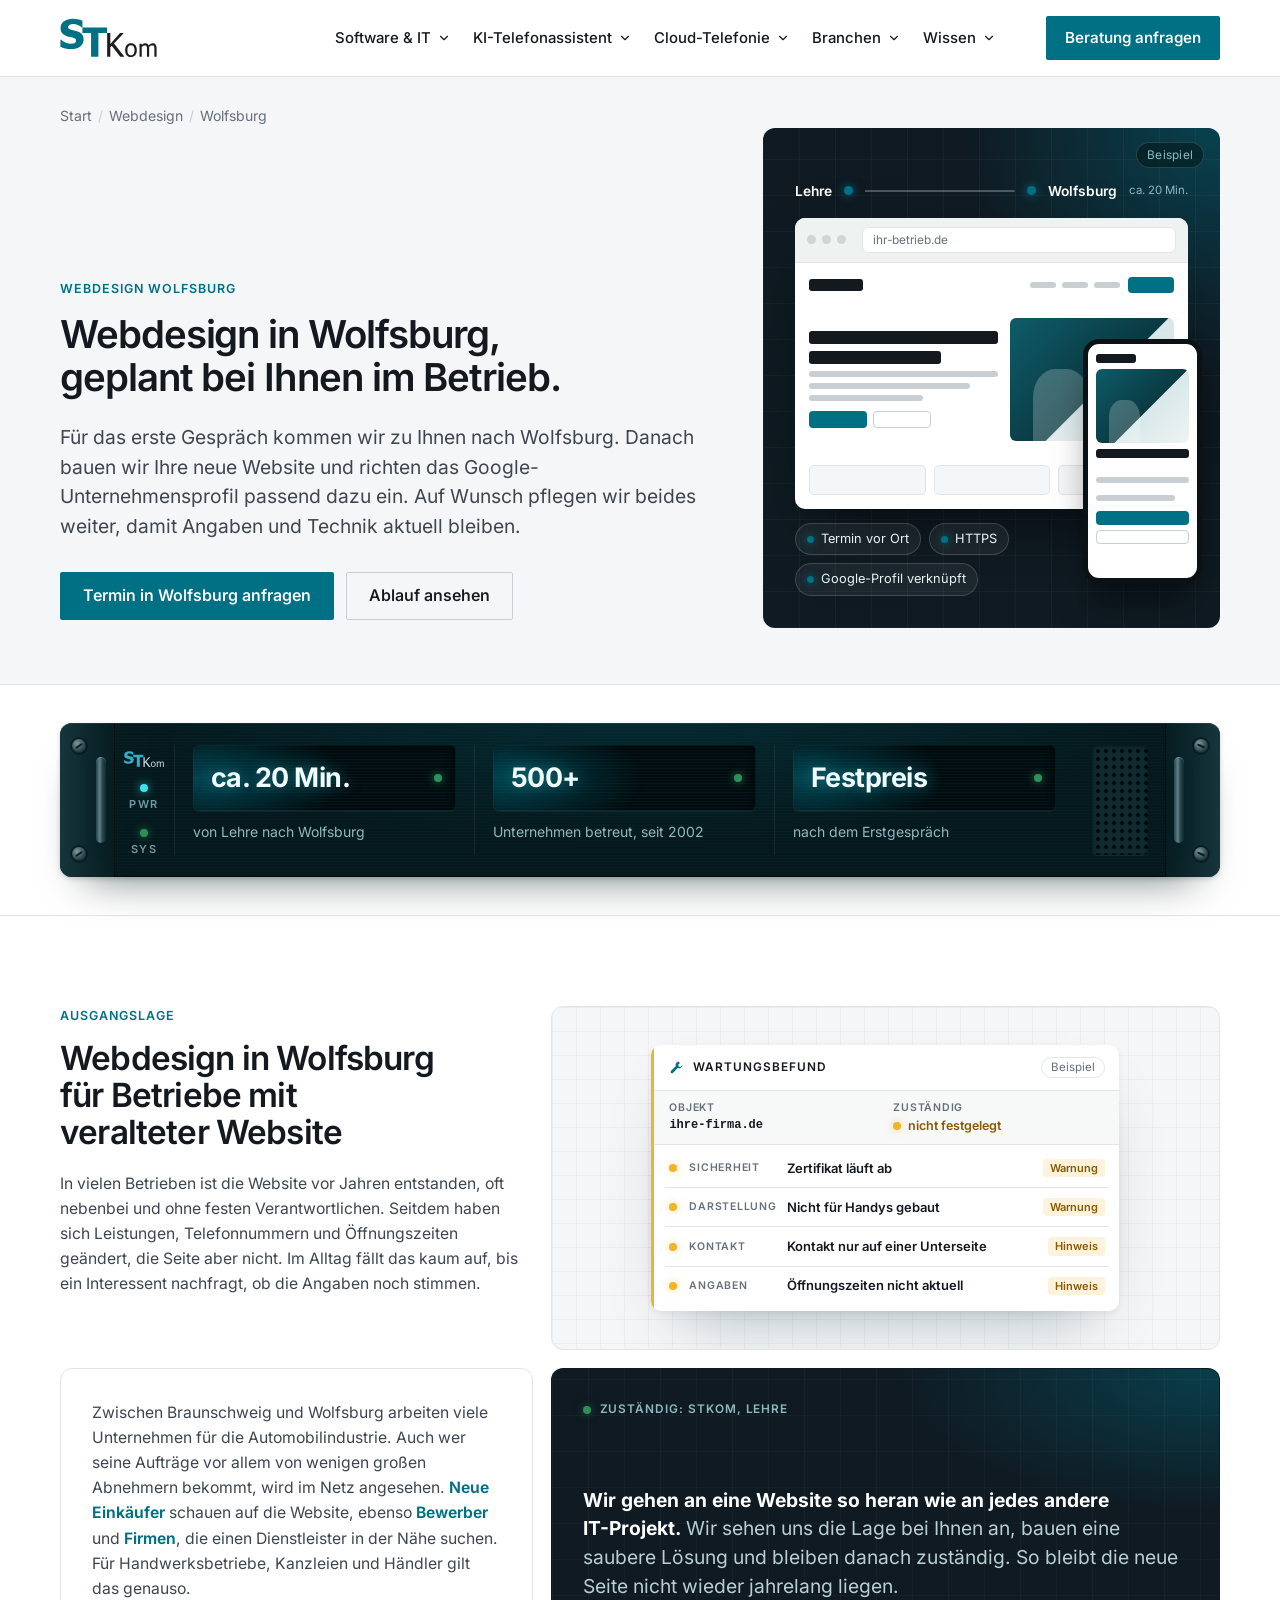
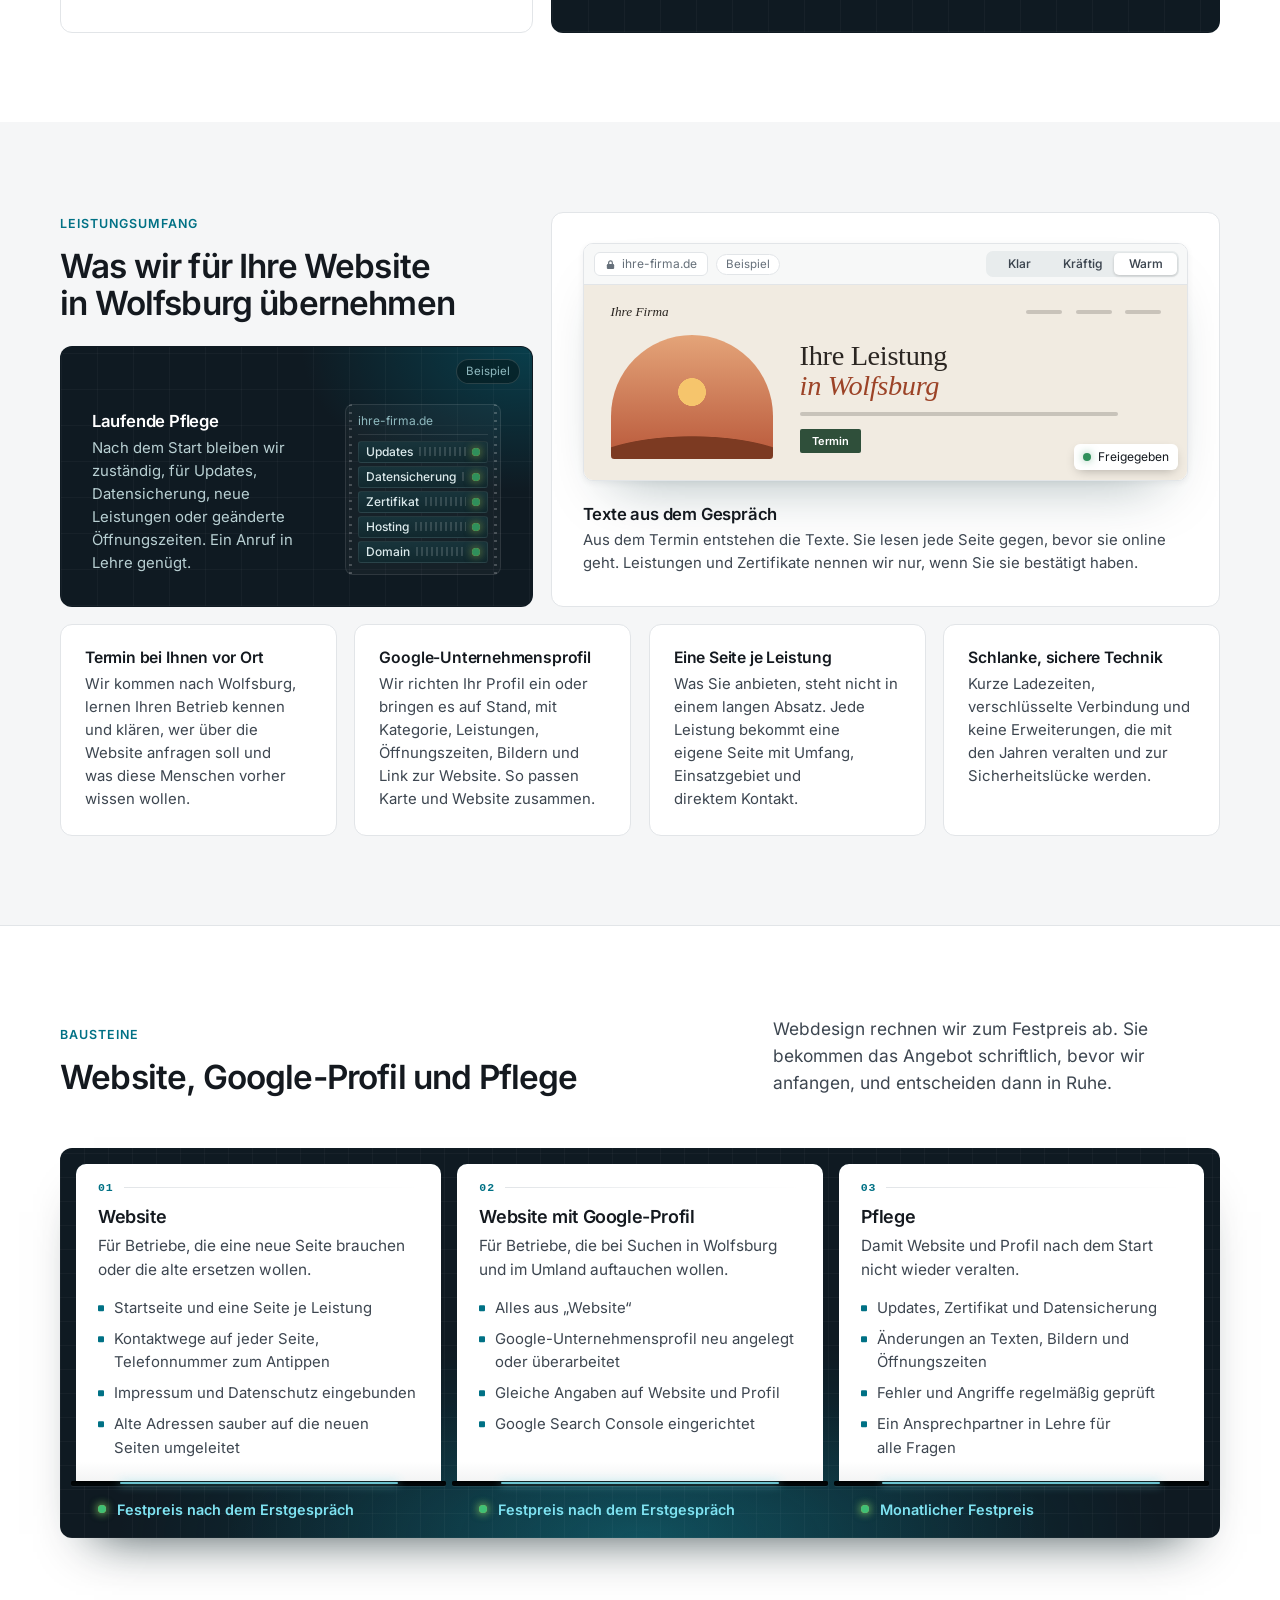
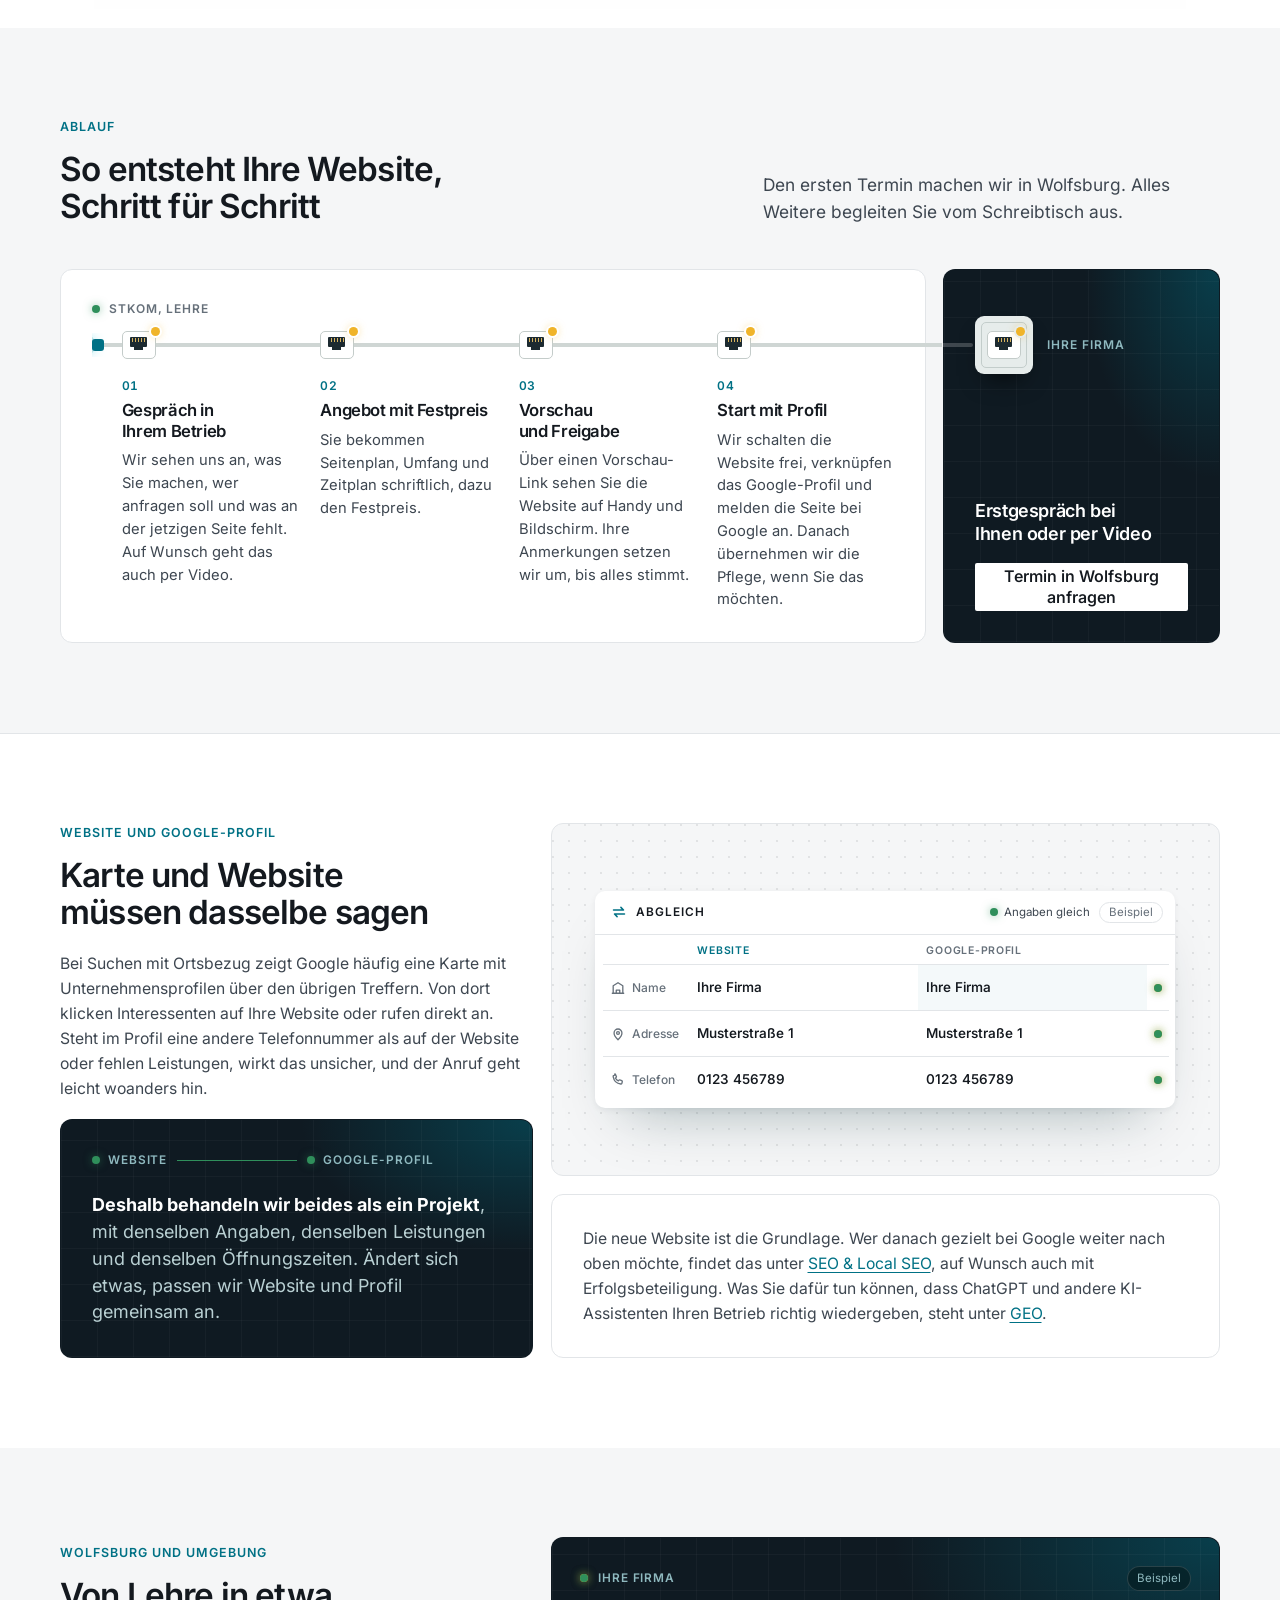
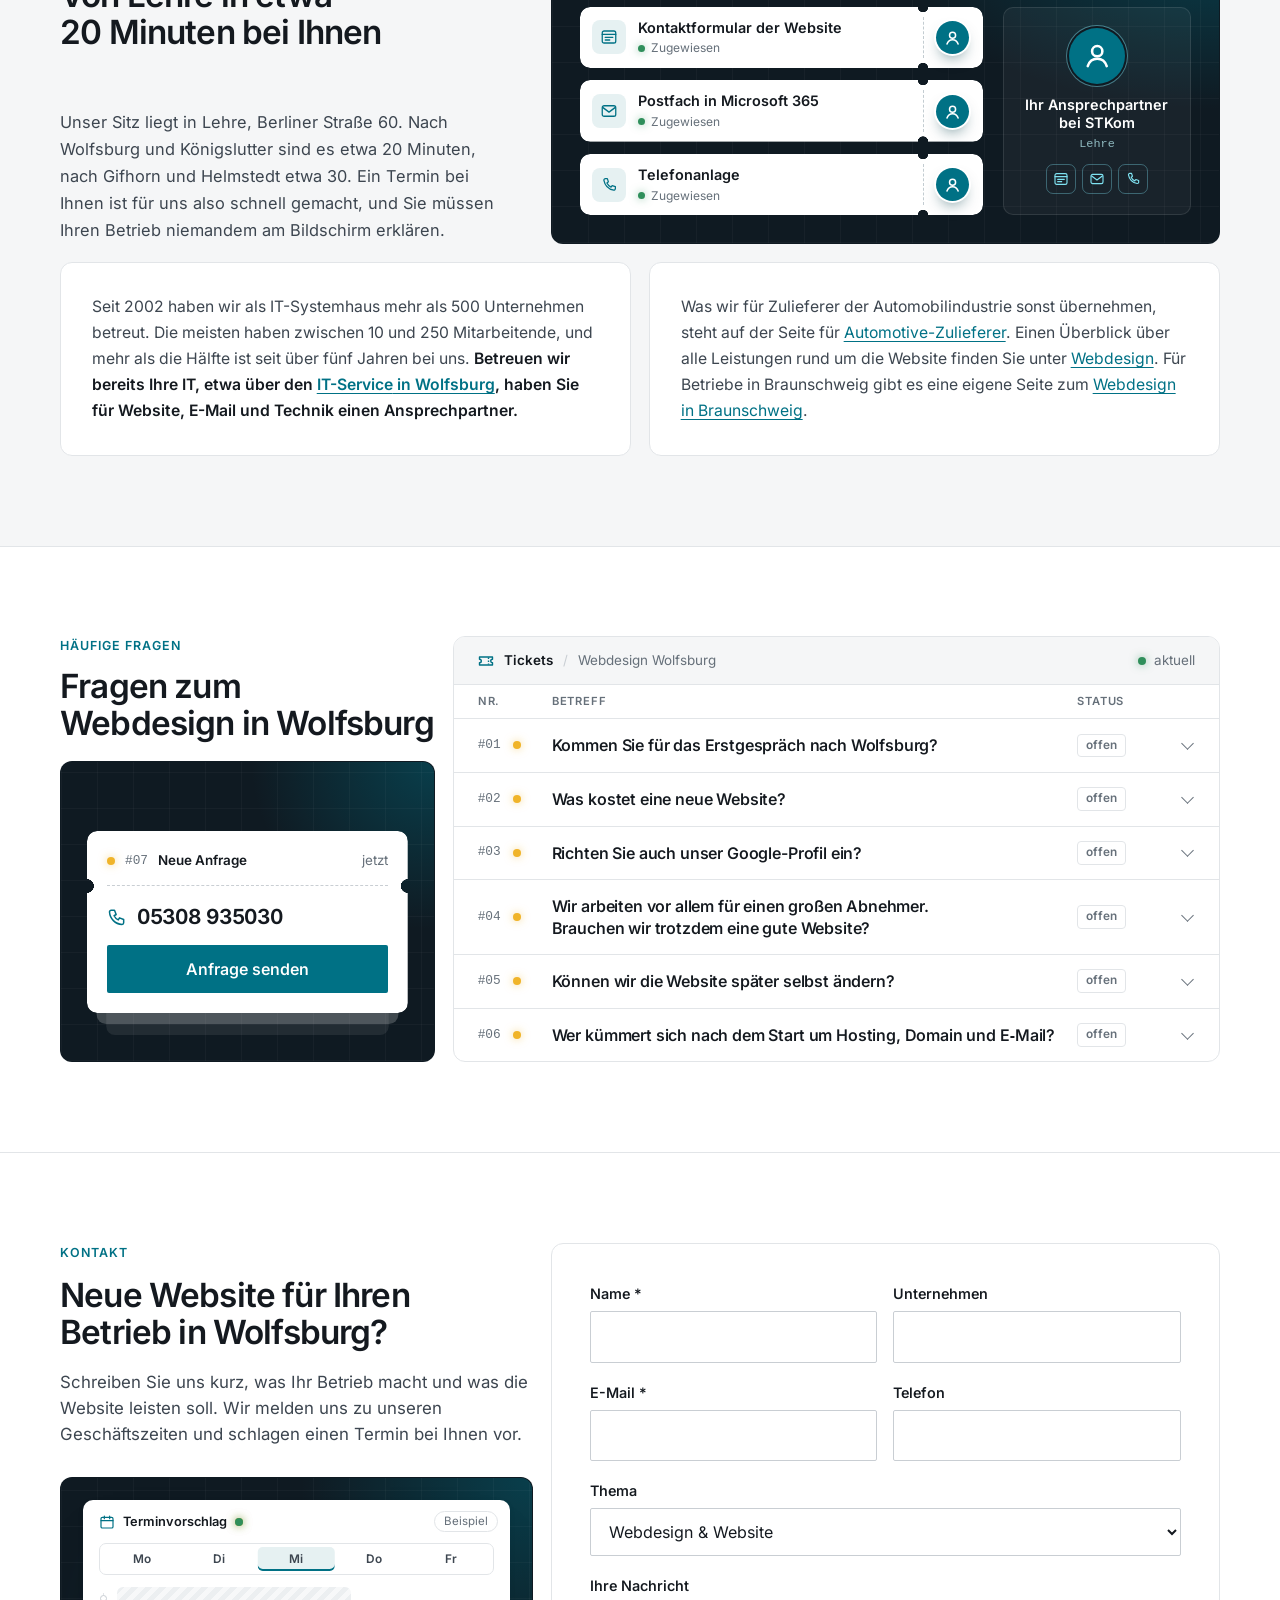
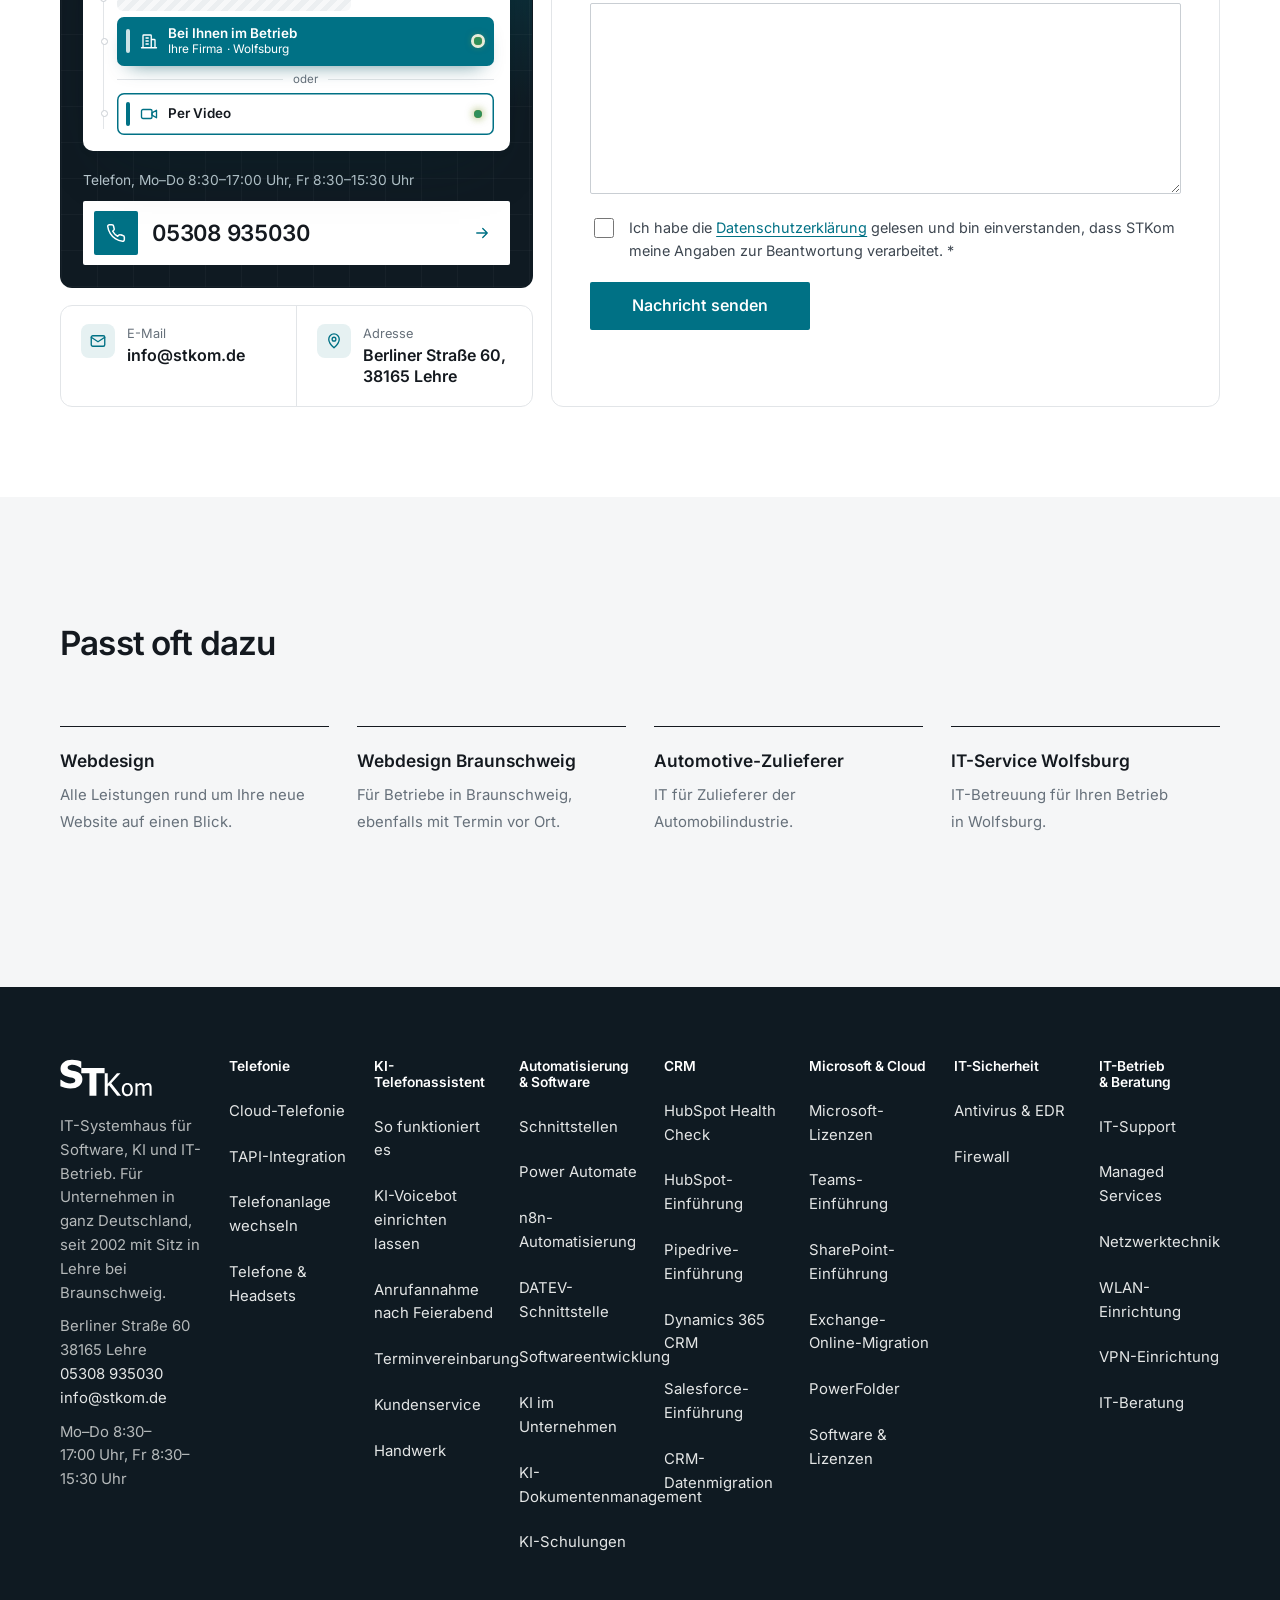
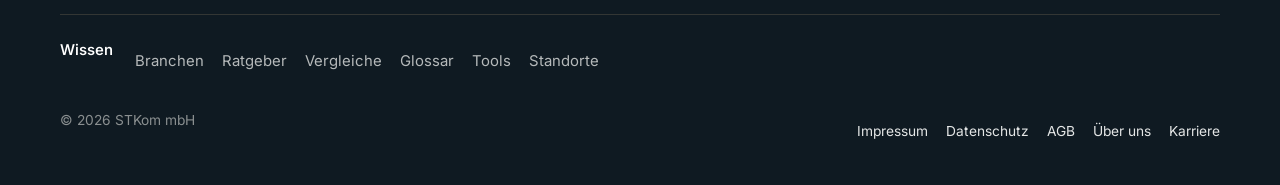
<file: webdesign-wolfsburg/index.html>
<!doctype html>
<html lang="de">
<head>
<meta charset="utf-8">
<meta name="viewport" content="width=device-width, initial-scale=1">
<title>Webdesign Wolfsburg: Website mit Termin vor Ort | STKom</title>
<meta name="description" content="Ihre neue Website planen wir bei Ihnen in Wolfsburg. Wir bauen sie, richten das Google-Profil ein und pflegen beides.">
<meta name="robots" content="noindex, nofollow">
<link rel="canonical" href="https://www.stkom.de/webdesign-wolfsburg/">
<link rel="preload" href="./../fonts/inter-latin.woff2" as="font" type="font/woff2" crossorigin>

<link rel="stylesheet" href="./../css/site.css?v=f5492042d1">
<link rel="stylesheet" href="./../css/web.css?v=8045b9e375">
<script>document.documentElement.classList.add('js')</script>
<link rel="icon" href="./../img/logo-stkom.svg" type="image/svg+xml">
<meta name="theme-color" content="#04191d">
<meta property="og:type" content="website"><meta property="og:locale" content="de_DE"><meta property="og:site_name" content="STKom">
<meta property="og:title" content="Webdesign Wolfsburg: Website mit Termin vor Ort | STKom"><meta property="og:description" content="Ihre neue Website planen wir bei Ihnen in Wolfsburg. Wir bauen sie, richten das Google-Profil ein und pflegen beides.">
<meta property="og:url" content="https://www.stkom.de/webdesign-wolfsburg/"><meta property="og:image" content="https://www.stkom.de/img/og-default.jpg">
<meta name="twitter:card" content="summary_large_image">
<meta name="geo.region" content="DE-NI"><meta name="geo.placename" content="Lehre">
<script type="application/ld+json">{"@context":"https://schema.org","@graph":[{"@type":["LocalBusiness","ProfessionalService"],"@id":"https://www.stkom.de/#org","name":"STKom mbH","legalName":"STKom Softwaregesellschaft für Technik und Kommunikation mbH","url":"https://www.stkom.de/","logo":"https://www.stkom.de/img/logo-stkom-512.png","image":"https://www.stkom.de/img/og-default.jpg","telephone":"+49 5308 935030","faxNumber":"+49 5308 990443","email":"info@stkom.de","foundingDate":"2002","address":{"@type":"PostalAddress","streetAddress":"Berliner Straße 60","postalCode":"38165","addressLocality":"Lehre","addressRegion":"Niedersachsen","addressCountry":"DE"},"geo":{"@type":"GeoCoordinates","latitude":52.3282222,"longitude":10.6671613},"openingHoursSpecification":[{"@type":"OpeningHoursSpecification","dayOfWeek":["Monday","Tuesday","Wednesday","Thursday"],"opens":"08:30","closes":"17:00"},{"@type":"OpeningHoursSpecification","dayOfWeek":"Friday","opens":"08:30","closes":"15:30"}],"areaServed":[{"@type":"Country","name":"Deutschland"},{"@type":"City","name":"Lehre"},{"@type":"City","name":"Braunschweig"},{"@type":"City","name":"Wolfsburg"},{"@type":"City","name":"Wolfenbüttel"},{"@type":"City","name":"Peine"},{"@type":"City","name":"Gifhorn"},{"@type":"City","name":"Helmstedt"},{"@type":"City","name":"Salzgitter"},{"@type":"City","name":"Königslutter am Elm"},{"@type":"State","name":"Niedersachsen"}],"vatID":"DE813484703","sameAs":["https://www.linkedin.com/company/stkom-mbh","https://www.facebook.com/STKommbH/"]},{"@type":"WebSite","@id":"https://www.stkom.de/#website","url":"https://www.stkom.de/","name":"STKom","inLanguage":"de-DE","publisher":{"@id":"https://www.stkom.de/#org"}},{"@type":"WebPage","@id":"https://www.stkom.de/webdesign-wolfsburg/#page","url":"https://www.stkom.de/webdesign-wolfsburg/","name":"Webdesign Wolfsburg: Website mit Termin vor Ort | STKom","description":"Ihre neue Website planen wir bei Ihnen in Wolfsburg. Wir bauen sie, richten das Google-Profil ein und pflegen beides.","isPartOf":{"@id":"https://www.stkom.de/#website"},"inLanguage":"de-DE","dateModified":"2026-10-31","about":{"@id":"https://www.stkom.de/#org"}},{"@type":"BreadcrumbList","itemListElement":[{"@type":"ListItem","position":1,"name":"Start","item":"https://www.stkom.de/"},{"@type":"ListItem","position":2,"name":"Webdesign","item":"https://www.stkom.de/webdesign/"},{"@type":"ListItem","position":3,"name":"Wolfsburg","item":"https://www.stkom.de/webdesign-wolfsburg/"}]},{"@type":"Service","@id":"https://www.stkom.de/webdesign-wolfsburg/#service","name":"Webdesign Wolfsburg","serviceType":"Website-Erstellung und Relaunch","description":"Ihre neue Website planen wir bei Ihnen in Wolfsburg. Wir bauen sie, richten das Google-Profil ein und pflegen beides.","provider":{"@id":"https://www.stkom.de/#org"},"url":"https://www.stkom.de/webdesign-wolfsburg/","areaServed":[{"@type":"Country","name":"Deutschland"},{"@type":"City","name":"Lehre"},{"@type":"City","name":"Braunschweig"},{"@type":"City","name":"Wolfsburg"},{"@type":"City","name":"Wolfenbüttel"},{"@type":"City","name":"Peine"},{"@type":"City","name":"Gifhorn"},{"@type":"City","name":"Helmstedt"},{"@type":"City","name":"Salzgitter"},{"@type":"City","name":"Königslutter am Elm"}]},{"@type":"FAQPage","@id":"https://www.stkom.de/webdesign-wolfsburg/#faq","mainEntity":[{"@type":"Question","name":"Kommen Sie für das Erstgespräch nach Wolfsburg?","acceptedAnswer":{"@type":"Answer","text":"Ja. Von unserem Sitz in Lehre sind es etwa 20 Minuten, deshalb führen wir das erste Gespräch gern in Ihrem Betrieb. Wenn es für Sie einfacher ist, sprechen wir per Video."}},{"@type":"Question","name":"Was kostet eine neue Website?","acceptedAnswer":{"@type":"Answer","text":"Den Preis bestimmen Umfang und Inhalt, also wie viele Leistungen eine eigene Seite brauchen, ob wir die Texte schreiben und ob das Google-Profil dazukommt. Nach dem Erstgespräch nennen wir Ihnen einen Festpreis, schriftlich und vor dem Start. Die Pflege danach läuft zu einem monatlichen Festpreis."}},{"@type":"Question","name":"Richten Sie auch unser Google-Profil ein?","acceptedAnswer":{"@type":"Answer","text":"Ja. Wir legen das Profil neu an oder überarbeiten ein bestehendes und gleichen die Angaben mit der Website ab. Die Bestätigung, dass der Betrieb Ihnen gehört, verlangt Google in der Regel direkt von Ihnen. Dabei begleiten wir Sie."}},{"@type":"Question","name":"Wir arbeiten vor allem für einen großen Abnehmer. Brauchen wir trotzdem eine gute Website?","acceptedAnswer":{"@type":"Answer","text":"Meist ja, nur aus anderen Gründen. Neue Einkäufer, Bewerber und mögliche weitere Kunden sehen sich oft zuerst Ihre Website an, bevor sie Kontakt aufnehmen. Eine klare Seite mit Leistungen, Standort und Kontaktdaten erleichtert diesen ersten Schritt, gerade wenn Sie unabhängiger von einem einzelnen Kunden werden wollen."}},{"@type":"Question","name":"Können wir die Website später selbst ändern?","acceptedAnswer":{"@type":"Answer","text":"Kleine Änderungen übernehmen wir im Rahmen der Pflege, ein Anruf oder eine E-Mail reicht. Wenn Sie bestimmte Inhalte regelmäßig selbst pflegen möchten, zum Beispiel Stellenanzeigen oder Neuigkeiten, klären wir im Erstgespräch, wie das am einfachsten geht."}},{"@type":"Question","name":"Wer kümmert sich nach dem Start um Hosting, Domain und E‑Mail?","acceptedAnswer":{"@type":"Answer","text":"Auf Wunsch wir. Als IT-Systemhaus betreuen wir Server, Postfächer und Zertifikate ohnehin. Für Website, Google-Profil und E-Mail haben Sie dann eine einzige Stelle, die Sie anrufen."}}]}]}</script>
</head>
<body>
<a class="skip" href="#main">Zum Inhalt springen</a>
<header class="hdr hdr--dark"><div class="wrap hdr__bar">
<a class="hdr__logo" href="https://www.stkom.de/" aria-label="STKom – zur Startseite"><img src="./../img/logo-stkom.svg" alt="STKom" width="160" height="57"></a>
<nav class="nav" aria-label="Hauptnavigation"><ul>
<li class="nav__item" data-mega><button class="nav__link" aria-expanded="false" aria-haspopup="true">Software &amp; IT<svg viewBox="0 0 24 24" fill="none" stroke="currentColor" stroke-width="2" stroke-linecap="round" stroke-linejoin="round" aria-hidden="true"><path d="m6 9 6 6 6-6"/></svg></button><div class="mega mega--wide"><div class="mega__grid mega__grid--6"><div class="mega__col"><h3><a href="https://www.stkom.de/automatisierung/">Automatisierung &amp; Software</a></h3><ul><li><a href="https://www.stkom.de/schnittstellen/">Schnittstellen</a></li><li><a href="https://www.stkom.de/power-automate/">Power Automate</a></li><li><a href="https://www.stkom.de/n8n-automatisierung/">n8n-Automatisierung</a></li><li><a href="https://www.stkom.de/datev-schnittstelle/">DATEV-Schnittstelle</a></li><li><a href="https://www.stkom.de/softwareentwicklung/">Softwareentwicklung</a></li><li><a href="https://www.stkom.de/ki-touch-display/">KI im Unternehmen</a></li><li><a href="https://www.stkom.de/ki-dokumentenmanagement/">KI-Dokumenten&shy;management</a></li><li><a href="https://www.stkom.de/ki-schulung/">KI-Schulungen</a></li></ul></div><div class="mega__col"><h3><a href="https://www.stkom.de/crm-implementierung/">CRM</a></h3><ul><li><a href="https://www.stkom.de/hubspot-check/">HubSpot Health Check</a></li><li><a href="https://www.stkom.de/hubspot-agentur/">HubSpot-Einführung</a></li><li><a href="https://www.stkom.de/pipedrive-einfuehrung/">Pipedrive-Einführung</a></li><li><a href="https://www.stkom.de/dynamics-365-crm/">Dynamics 365 CRM</a></li><li><a href="https://www.stkom.de/salesforce-einfuehrung/">Salesforce-Einführung</a></li><li><a href="https://www.stkom.de/crm-datenmigration/">CRM-Datenmigration</a></li></ul></div><div class="mega__col"><h3><a href="https://www.stkom.de/microsoft-365/">Microsoft &amp; Cloud</a></h3><ul><li><a href="https://www.stkom.de/microsoft-lizenzen/">Microsoft-Lizenzen</a></li><li><a href="https://www.stkom.de/microsoft-teams-einfuehrung/">Teams-Einführung</a></li><li><a href="https://www.stkom.de/sharepoint-einfuehrung/">SharePoint-Einführung</a></li><li><a href="https://www.stkom.de/exchange-online-migration/">Exchange-Online-Migration</a></li><li><a href="https://www.stkom.de/powerfolder/">PowerFolder</a></li><li><a href="https://www.stkom.de/software/">Software &amp; Lizenzen</a></li></ul></div><div class="mega__col"><h3><a href="https://www.stkom.de/it-sicherheit/">IT-Sicherheit</a></h3><ul><li><a href="https://www.stkom.de/antivirus/">Antivirus &amp; EDR</a></li><li><a href="https://www.stkom.de/firewall/">Firewall</a></li></ul></div><div class="mega__col"><h3><a href="https://www.stkom.de/it-services/">IT-Betrieb &amp; Beratung</a></h3><ul><li><a href="https://www.stkom.de/it-support/">IT-Support</a></li><li><a href="https://www.stkom.de/managed-services/">Managed Services</a></li><li><a href="https://www.stkom.de/netzwerktechnik/">Netzwerktechnik</a></li><li><a href="https://www.stkom.de/wlan-einrichtung/">WLAN-Einrichtung</a></li><li><a href="https://www.stkom.de/vpn-einrichtung/">VPN-Einrichtung</a></li><li><a href="https://www.stkom.de/it-beratung/">IT-Beratung</a></li></ul></div><div class="mega__col"><h3><a href="./../webdesign/">Web &amp; Marketing</a></h3><ul><li><a href="./../webdesign/">Webdesign</a></li><li><a href="./../webdesign-braunschweig/">Webdesign Braunschweig</a></li><li><a href="./../webdesign-wolfsburg/">Webdesign Wolfsburg</a></li><li><a href="./../seo/">SEO &amp; Local SEO</a></li><li><a href="./../seo-braunschweig/">SEO Braunschweig</a></li><li><a href="./../geo-optimierung/">GEO</a></li><li><a href="./../google-ads-betreuung/">Google Ads auf Beteiligung</a></li></ul></div></div><div class="mega__foot"><span>Alles rund um Ihre IT – aus einer Hand, wenn Sie wollen.</span><a href="https://www.stkom.de/leistungen/">Alle Leistungen</a></div></div></li>
<li class="nav__item" data-mega><button class="nav__link" aria-expanded="false" aria-haspopup="true">KI-Telefonassistent<svg viewBox="0 0 24 24" fill="none" stroke="currentColor" stroke-width="2" stroke-linecap="round" stroke-linejoin="round" aria-hidden="true"><path d="m6 9 6 6 6-6"/></svg></button><div class="mega mega--wide"><div class="mega__grid mega__grid--3"><div class="mega__col"><h3><a href="https://www.stkom.de/ki-voice-agents/">KI-Telefonassistent</a></h3><ul><li><a href="https://www.stkom.de/ki-voice-agents/">Überblick</a></li><li><a href="https://www.stkom.de/ki-telefonassistent/so-funktioniert-es/">So funktioniert es</a></li><li><a href="https://www.stkom.de/ki-telefonassistent/voicebot-einrichten/">KI-Voicebot einrichten lassen</a></li><li><a href="https://www.stkom.de/ki-telefonassistent/anrufannahme-nach-feierabend/">Anrufannahme nach Feierabend</a></li><li><a href="https://www.stkom.de/ki-telefonassistent/terminvereinbarung/">Terminvereinbarung</a></li><li><a href="https://www.stkom.de/ki-telefonassistent/kundenservice/">Kundenservice</a></li><li><a href="https://www.stkom.de/ki-telefonassistent/bestellannahme/">Bestellannahme</a></li><li><a href="https://www.stkom.de/whatsapp-assistent/">WhatsApp-Assistent</a></li></ul></div><div class="mega__col"><h3>Nach Branche</h3><ul><li><a href="https://www.stkom.de/ki-telefonassistent/handwerk/">Handwerk</a></li><li><a href="https://www.stkom.de/ki-telefonassistent/arztpraxis/">Arztpraxis</a></li><li><a href="https://www.stkom.de/ki-telefonassistent/hausverwaltung/">Hausverwaltung</a></li><li><a href="https://www.stkom.de/ki-telefonassistent/kanzlei/">Kanzlei</a></li><li><a href="https://www.stkom.de/ki-telefonassistent/autohaus-werkstatt/">Autohaus &amp; Werkstatt</a></li><li><a href="https://www.stkom.de/ki-telefonassistent/zahnarztpraxis/">Zahnarztpraxis</a></li><li><a href="https://www.stkom.de/ki-telefonassistent/tierarztpraxis/">Tierarztpraxis</a></li><li><a href="https://www.stkom.de/ki-telefonassistent/physiotherapie/">Physiotherapie</a></li><li><a href="https://www.stkom.de/ki-telefonassistent/pflegedienst/">Pflegedienst</a></li><li><a href="https://www.stkom.de/ki-telefonassistent/immobilienmakler/">Immobilienmakler</a></li><li><a href="https://www.stkom.de/ki-voice-agents/">Alle Einsatzfälle …</a></li></ul></div><div class="mega__col"><h3><a href="https://www.stkom.de/standorte/">Einsatzgebiet</a></h3><ul class="mega__stack"><li><a href="https://www.stkom.de/kontakt/">Deutschlandweit<span>Remote und per Videokonferenz, vor Ort nach Absprache</span></a></li><li><a href="https://www.stkom.de/standorte/">Standorte &amp; Vor-Ort-Service<span>Sitz in Lehre bei Braunschweig</span></a></li></ul></div></div><div class="mega__foot"><span>Nimmt Anrufe an, wenn niemand kann – auch nach Feierabend.</span><a href="https://www.stkom.de/ki-voice-agents/">So funktioniert der Assistent</a></div></div></li>
<li class="nav__item" data-mega><button class="nav__link" aria-expanded="false" aria-haspopup="true">Cloud-Telefonie<svg viewBox="0 0 24 24" fill="none" stroke="currentColor" stroke-width="2" stroke-linecap="round" stroke-linejoin="round" aria-hidden="true"><path d="m6 9 6 6 6-6"/></svg></button><div class="mega mega--wide"><div class="mega__grid mega__grid--3"><div class="mega__col"><h3><a href="https://www.stkom.de/telefonie/">Cloud-Telefonie</a></h3><ul><li><a href="https://www.stkom.de/cloud-telefonie/">Cloud-Telefonanlage</a></li><li><a href="https://www.stkom.de/tapi-integration/">TAPI-Integration</a></li><li><a href="https://www.stkom.de/telefonanlage-wechseln/">Telefonanlage wechseln</a></li><li><a href="https://www.stkom.de/telefonie-hardware/">Telefone &amp; Headsets</a></li><li><a href="https://www.stkom.de/tapicall/">TAPICall (ESTOS)</a></li><li><a href="https://www.stkom.de/rufnummernportierung/">Rufnummernportierung</a></li><li><a href="https://www.stkom.de/sip-trunk/">SIP-Trunk</a></li></ul></div><div class="mega__col"><h3>Funktionen</h3><ul><li><a href="https://www.stkom.de/teams-telefonie/">Teams-Telefonie</a></li><li><a href="https://www.stkom.de/handy-als-nebenstelle/">Handy als Nebenstelle</a></li><li><a href="https://www.stkom.de/warteschleife-ansagen/">Warteschleife &amp; Ansagen</a></li><li><a href="https://www.stkom.de/ivr-sprachmenue/">Sprachmenü (IVR)</a></li><li><a href="https://www.stkom.de/callcenter-funktionen/">Callcenter-Funktionen</a></li><li><a href="https://www.stkom.de/fax-to-mail/">Fax to Mail</a></li><li><a href="https://www.stkom.de/telefonanlage-kleine-unternehmen/">Für kleine Unternehmen</a></li></ul></div><div class="mega__col"><h3><a href="https://www.stkom.de/standorte/">Einsatzgebiet</a></h3><ul class="mega__stack"><li><a href="https://www.stkom.de/kontakt/">Deutschlandweit<span>Remote und per Videokonferenz, vor Ort nach Absprache</span></a></li><li><a href="https://www.stkom.de/standorte/">Standorte &amp; Vor-Ort-Service<span>Sitz in Lehre bei Braunschweig</span></a></li></ul></div></div><div class="mega__foot"><span>Rufnummer bleibt, alte Anlage läuft bis zum Umschalttag. Am Umschalttag sind wir vor Ort.</span><a href="https://www.stkom.de/kontakt/">Angebot anfragen</a></div></div></li>
<li class="nav__item" data-mega><button class="nav__link" aria-expanded="false" aria-haspopup="true">Branchen<svg viewBox="0 0 24 24" fill="none" stroke="currentColor" stroke-width="2" stroke-linecap="round" stroke-linejoin="round" aria-hidden="true"><path d="m6 9 6 6 6-6"/></svg></button><div class="mega mega--mid"><div class="mega__grid mega__grid--3"><div class="mega__col"><h3><a href="https://www.stkom.de/branchen/">Branchen</a></h3><ul><li><a href="https://www.stkom.de/branchen/handwerk/">Handwerk</a></li><li><a href="https://www.stkom.de/branchen/maschinenbau-industrie/">Maschinenbau &amp; Industrie</a></li><li><a href="https://www.stkom.de/branchen/automotive-zulieferer/">Automotive-Zulieferer</a></li><li><a href="https://www.stkom.de/branchen/steuerberater-kanzleien/">Steuerberater &amp; Kanzleien</a></li><li><a href="https://www.stkom.de/branchen/hausverwaltung-immobilien/">Hausverwaltung &amp; Immobilien</a></li><li><a href="https://www.stkom.de/branchen/logistik-spedition/">Logistik &amp; Spedition</a></li><li><a href="https://www.stkom.de/branchen/handel-grosshandel/">Handel &amp; Großhandel</a></li><li><a href="https://www.stkom.de/branchen/dienstleister-agenturen/">Dienstleister &amp; Agenturen</a></li><li><a href="https://www.stkom.de/branchen/arztpraxen-gesundheit/">Arztpraxen &amp; Gesundheit</a></li></ul></div><div class="mega__col"><h3><a href="https://www.stkom.de/standorte/">Einsatzgebiet</a></h3><ul class="mega__stack"><li><a href="https://www.stkom.de/kontakt/">Deutschlandweit<span>Remote und per Videokonferenz, vor Ort nach Absprache</span></a></li><li><a href="https://www.stkom.de/standorte/">Standorte &amp; Vor-Ort-Service<span>Sitz in Lehre bei Braunschweig</span></a></li></ul></div></div></div></li>
<li class="nav__item" data-mega><button class="nav__link" aria-expanded="false" aria-haspopup="true">Wissen<svg viewBox="0 0 24 24" fill="none" stroke="currentColor" stroke-width="2" stroke-linecap="round" stroke-linejoin="round" aria-hidden="true"><path d="m6 9 6 6 6-6"/></svg></button><div class="mega mega--mid"><div class="mega__grid mega__grid--2"><div class="mega__col"><h3>Wissen</h3><ul class="mega__stack"><li><a href="https://www.stkom.de/ratgeber/">Ratgeber<span>Praxiswissen für Entscheider</span></a></li><li><a href="https://www.stkom.de/vergleich/">Vergleiche<span>Systeme und Tarife gegenübergestellt</span></a></li><li><a href="https://www.stkom.de/glossar/">IT-Glossar<span>Begriffe kurz erklärt</span></a></li><li><a href="https://www.stkom.de/tools/">Kostenlose Tools<span>Ansagetexte, Rechner</span></a></li><li><a href="https://www.stkom.de/cloudya-app/">Cloudya-Anleitungen<span>Hilfe zur Telefonie-App</span></a></li></ul></div><div class="mega__col"><h3>STKom</h3><ul class="mega__stack"><li><a href="https://www.stkom.de/ueber-uns/">Über uns<span>Seit 2002 aus Lehre</span></a></li><li><a href="https://www.stkom.de/karriere/">Karriere<span>Offene Stellen</span></a></li><li><a href="https://www.stkom.de/support/">Support-Portal<span>Ticket und Status</span></a></li><li><a href="https://www.stkom.de/kontakt/">Kontakt<span>Telefon, E-Mail, Anfahrt</span></a></li></ul></div></div></div></li>
</ul></nav>
<div class="hdr__cta"><a class="hdr__phone" href="tel:+495308935030">05308 935030</a><a class="btn btn--signal" href="#kontakt">Beratung anfragen</a></div>
<button class="burger" aria-label="Menü" aria-expanded="false"><span></span><span></span><span></span></button>
</div></header>
<main id="main"><section class="dhero page-dark-top"><div class="wrap"><nav class="crumbs" aria-label="Brotkrumen"><ol><li><a href="https://www.stkom.de/">Start</a></li><li><a href="./../webdesign/">Webdesign</a></li><li aria-current="page">Wolfsburg</li></ol></nav>
<div class="dhero__grid"><div class="dhero__text"><span class="kicker">Webdesign Wolfsburg</span>
<h1 class="t-h1 t-h1--long">Webdesign in Wolfsburg, geplant bei Ihnen im&nbsp;Betrieb.</h1>
<p class="lead">Für das erste Gespräch kommen wir zu Ihnen nach Wolfsburg. Danach bauen wir Ihre neue Website und richten das Google-Unternehmensprofil passend dazu ein. Auf Wunsch pflegen wir beides weiter, damit Angaben und Technik aktuell bleiben.</p>
<div class="btn-row"><a class="btn btn--signal" href="#kontakt">Termin in Wolfsburg anfragen</a><a class="btn btn--ghost" href="#ablauf">Ablauf ansehen</a></div></div>
<div class="stage stage--build stage--route" data-bx-live role="group" aria-label="Beispiel: Die Website eines Betriebs entsteht auf Bildschirm und Handy, darüber die Strecke von Lehre nach Wolfsburg"><span class="stage__tag">Beispiel</span>
<div class="route"><b>Lehre</b><span class="r-node"></span><svg viewBox="0 0 400 26" preserveAspectRatio="none" aria-hidden="true"><path class="r-wire" d="M0 13 H400"/><path class="r-pulse" d="M0 13 H400"/></svg><span class="r-node"></span><b>Wolfsburg</b><small>ca. 20&nbsp;Min.</small></div>
<div class="win" aria-hidden="true"><div class="win__bar"><i></i><i></i><i></i><span class="win__url">ihr-betrieb.de</span></div>
<div class="win__body"><svg class="wire" viewBox="0 0 400 250" preserveAspectRatio="none"><rect x="14" y="12" width="372" height="22"/><rect x="14" y="46" width="200" height="120"/><rect x="226" y="46" width="160" height="120"/><rect x="14" y="180" width="116" height="52"/><rect x="142" y="180" width="116" height="52"/><rect x="270" y="180" width="116" height="52"/></svg>
<div class="mk-nav"><span class="mk-logo"></span><span class="mk-links"><b></b><b></b><b></b></span><span class="mk-cta"></span></div>
<div class="mk-hero"><div><div class="mk-h"></div><div class="mk-h w2"></div><div class="mk-t"></div><div class="mk-t w2"></div><div class="mk-t w3"></div><div class="mk-btns"><b></b><b></b></div></div><div class="mk-img"></div></div>
<div class="mk-cards"><b></b><b></b><b></b></div></div></div>
<div class="phone" aria-hidden="true"><span class="mk-logo" style="width:40px;height:9px"></span><div class="mk-img"></div><div class="mk-h" style="height:9px"></div><div class="mk-t"></div><div class="mk-t w2"></div><div class="mk-btns"><b></b><b></b></div></div>
<div class="chips"><span class="chip-ok">Termin vor Ort</span><span class="chip-ok">HTTPS</span><span class="chip-ok">Google-Profil verknüpft</span></div>
</div></div></div></section>
<link rel="stylesheet" href="./../css/bento.css?v=1fd1c8bfe5">
<link rel="stylesheet" href="./../css/seiten/webdesign-wolfsburg.css?v=e5f3be1788">
<section data-sek="kennzahlen" class="section sk-kennzahlen" aria-label="Kennzahlen"><div class="wrap">
<div class="sk-kennzahlen-unit" data-bx-live data-bx-scroll>
<div class="sk-kennzahlen-ear" aria-hidden="true"><i class="sk-kennzahlen-screw"></i><b class="sk-kennzahlen-handle"></b><i class="sk-kennzahlen-screw"></i></div>
<div class="sk-kennzahlen-front">
<div class="sk-kennzahlen-sys" aria-hidden="true"><svg class="sk-kennzahlen-logo" viewBox="-1 43 236 97"><path class="a" d="M25.73,118.26c-5.42,0-10.18-.52-14.29-1.57-4.11-1.05-7.92-2.35-11.44-3.9v-16.85h1.61c3.54,3.01,7.45,5.32,11.73,6.94,4.27,1.62,8.42,2.42,12.44,2.42,1.01,0,2.35-.11,4.01-.33s3-.57,4.01-1.04c1.23-.54,2.28-1.29,3.13-2.25.85-.96,1.28-2.24,1.28-3.82,0-1.78-.7-3.22-2.09-4.33s-3.06-1.92-4.99-2.43c-2.41-.63-4.98-1.24-7.72-1.81-2.74-.57-5.3-1.27-7.68-2.09-5.48-1.93-9.41-4.54-11.79-7.8-2.38-3.27-3.56-7.36-3.56-12.27,0-6.63,2.81-12,8.42-16.11,5.61-4.11,12.62-6.16,21.03-6.16,4.22,0,8.41.43,12.58,1.29,4.17.86,7.9,2.02,11.2,3.48v16.2h-1.57c-2.63-2.24-5.83-4.13-9.62-5.68-3.78-1.54-7.67-2.32-11.66-2.32-1.55,0-2.94.11-4.18.33-1.23.22-2.53.64-3.89,1.27-1.11.5-2.07,1.25-2.87,2.24-.81.99-1.21,2.1-1.21,3.32,0,1.81.64,3.24,1.92,4.31,1.28,1.06,3.76,2.02,7.44,2.88,2.38.54,4.66,1.06,6.87,1.57,2.2.51,4.55,1.21,7.06,2.09,4.91,1.78,8.56,4.16,10.95,7.16,2.39,3,3.59,6.96,3.59,11.87,0,7.04-2.77,12.7-8.3,16.98-5.53,4.28-13.01,6.42-22.42,6.42h0Z"/><polygon class="a" points="74.57 136.67 74.57 79.35 53.61 79.35 53.61 65.8 113.37 65.8 113.37 79.35 92.41 79.35 92.41 136.67 74.57 136.67 74.57 136.67"/><polygon class="b" points="155.63 136.93 145.71 136.93 124.77 110.23 121.42 113.97 121.42 136.93 113.75 136.93 113.75 79.48 121.42 79.48 121.42 106.02 145.05 79.48 154.21 79.48 130.46 105.14 155.63 136.93 155.63 136.93"/><path class="b" fill-rule="evenodd" d="M185.85,121.08c0,5.34-1.29,9.46-3.86,12.37-2.58,2.91-6.01,4.36-10.29,4.36s-7.88-1.5-10.41-4.5c-2.53-3-3.79-7.08-3.79-12.23s1.3-9.42,3.91-12.35c2.6-2.93,6.04-4.4,10.3-4.4s7.71,1.46,10.29,4.39c2.58,2.93,3.86,7.05,3.86,12.37h0ZM180.32,121.08c0-4.09-.75-7.13-2.24-9.12-1.49-1.99-3.62-2.98-6.38-2.98s-4.92.99-6.42,2.98c-1.5,1.99-2.25,5.03-2.25,9.12s.75,6.96,2.25,9c1.5,2.04,3.64,3.07,6.42,3.07s4.86-1,6.36-3.01c1.5-2.01,2.25-5.03,2.25-9.06h0Z"/><path class="b" d="M228.62,136.93v-18.36c0-1.46-.06-2.81-.17-4.05-.11-1.24-.35-2.21-.71-2.91-.38-.76-.92-1.32-1.62-1.68-.7-.36-1.65-.54-2.85-.54-1.1,0-2.28.34-3.54,1.02-1.26.68-2.57,1.65-3.91,2.93.02.32.04.71.07,1.15.03.44.04.97.04,1.58v20.87h-5.36v-18.36c0-1.46-.06-2.81-.17-4.05-.11-1.24-.35-2.21-.71-2.91-.38-.76-.92-1.32-1.62-1.68-.7-.36-1.65-.54-2.85-.54s-2.37.36-3.64,1.09c-1.27.72-2.5,1.65-3.7,2.77v23.68h-5.36v-31.74h5.36v3.53c1.4-1.4,2.8-2.49,4.17-3.26,1.38-.77,2.89-1.15,4.54-1.15,1.88,0,3.54.43,5,1.28,1.45.93,2.56,2.26,3.32,4.21,1.61-1.8,3.19-3.17,4.73-4.09,1.54-.93,3.21-1.39,5.01-1.39,1.37,0,2.61.21,3.73.64,1.12.43,2.1,1.11,2.93,2.06.85.97,1.51,2.17,1.98,3.61.46,1.44.7,3.25.7,5.43v20.88h-5.36Z"/></svg><span class="sk-kennzahlen-pwr"></span><span class="sk-kennzahlen-silk">PWR</span><span class="sk-kennzahlen-silk sk-kennzahlen-silk--sys">SYS</span></div>
<dl class="sk-kennzahlen-dl">
<div class="sk-kennzahlen-mod" style="--i:0"><dt><span class="sk-kennzahlen-val">ca. 20&nbsp;Min.</span></dt><dd>von Lehre nach&nbsp;Wolfsburg</dd></div>
<div class="sk-kennzahlen-mod" style="--i:1"><dt><span class="sk-kennzahlen-val">500+</span></dt><dd>Unternehmen betreut, seit&nbsp;2002</dd></div>
<div class="sk-kennzahlen-mod" style="--i:2"><dt><span class="sk-kennzahlen-val">Festpreis</span></dt><dd>nach dem&nbsp;Erstgespräch</dd></div>
</dl>
<div class="sk-kennzahlen-grille" aria-hidden="true"></div>
<span class="sk-kennzahlen-glare" aria-hidden="true"></span>
</div>
<div class="sk-kennzahlen-ear sk-kennzahlen-ear--r" aria-hidden="true"><i class="sk-kennzahlen-screw"></i><b class="sk-kennzahlen-handle"></b><i class="sk-kennzahlen-screw"></i></div>
</div>
</div></section>

<section data-sek="erklaer" class="section sk-wwob-erklaer"><div class="wrap"><div class="bx bx-grid sk-wwob-erklaer-grid">
<div class="sk-wwob-erklaer-intro" style="--c:5;--c-t:12" data-bx><span class="kicker">Ausgangslage</span><h2 class="t-h2">Webdesign in Wolfsburg für Betriebe mit veralteter Website</h2>
<p>In vielen Betrieben ist die Website vor Jahren entstanden, oft nebenbei und ohne festen Verantwortlichen. Seitdem haben sich Leistungen, Telefonnummern und Öffnungszeiten geändert, die Seite aber nicht. Im Alltag fällt das kaum auf, bis ein Interessent nachfragt, ob die Angaben noch stimmen.</p></div>
<div class="bx-tile bx-tile--paper sk-wwob-erklaer-stage" style="--c:7;--c-t:12;--d:1" data-bx><figure class="bx-live sk-wwob-erklaer-card" data-bx-live aria-hidden="true">
<span class="sk-wwob-erklaer-kopf"><svg viewBox="0 0 16 16"><path d="M10.6 1.6a3.6 3.6 0 0 0-3.3 4.9L2 11.8a1.5 1.5 0 0 0 2.1 2.1l5.3-5.3a3.6 3.6 0 0 0 4.9-3.3l-2.1 2.1-1.9-.5-.5-1.9 2.1-2.1a3.6 3.6 0 0 0-1.3-.3Z"/></svg><span class="bx-label">Wartungsbefund</span><span class="bx-tag">Beispiel</span></span>
<span class="sk-wwob-erklaer-meta"><span><small>Objekt</small><b>ihre-firma.de</b></span><span class="sk-wwob-erklaer-wer"><small>Zuständig</small><b><i class="bx-led"></i>nicht festgelegt</b></span></span>
<span class="sk-wwob-erklaer-list">
<span class="sk-wwob-erklaer-row" style="--i:0"><i class="bx-led"></i><small>Sicherheit</small><b>Zertifikat läuft ab</b><em>Warnung</em></span>
<span class="sk-wwob-erklaer-row" style="--i:1"><i class="bx-led"></i><small>Darstellung</small><b>Nicht für Handys gebaut</b><em>Warnung</em></span>
<span class="sk-wwob-erklaer-row" style="--i:2"><i class="bx-led"></i><small>Kontakt</small><b>Kontakt nur auf einer Unterseite</b><em>Hinweis</em></span>
<span class="sk-wwob-erklaer-row" style="--i:3"><i class="bx-led"></i><small>Angaben</small><b>Öffnungszeiten nicht aktuell</b><em>Hinweis</em></span>
</span>
</figure></div>
<div class="bx-tile sk-wwob-erklaer-text" style="--c:5;--c-t:6;--d:1" data-bx><p>Zwischen Braunschweig und Wolfsburg arbeiten viele Unternehmen für die Automobilindustrie. Auch wer seine Aufträge vor allem von wenigen großen Abnehmern bekommt, wird im Netz angesehen. <b>Neue Einkäufer</b> schauen auf die Website, ebenso <b>Bewerber</b> und <b>Firmen</b>, die einen Dienstleister in der Nähe suchen. Für Handwerksbetriebe, Kanzleien und Händler gilt das genauso.</p></div>
<div class="bx-tile bx-tile--night sk-wwob-erklaer-night" style="--c:7;--c-t:6;--d:2" data-bx><span class="sk-wwob-erklaer-zu" aria-hidden="true"><i class="bx-led bx-led--ok"></i>Zuständig: STKom, Lehre</span>
<p><strong>Wir gehen an eine Website so heran wie an jedes andere <span class="sk-wwob-erklaer-nb">IT-Projekt.</span></strong> Wir sehen uns die Lage bei Ihnen an, bauen eine saubere Lösung und bleiben danach zuständig. So bleibt die neue Seite nicht wieder jahrelang liegen.</p></div>
</div></div></section>

<section data-sek="leistung" class="section section--paper bx sk-leistung sk-wwob-leistung"><div class="wrap"><div class="bx-grid sk-leistung-grid">
<div class="sk-leistung-head" data-bx><span class="kicker">Leistungsumfang</span><h2 class="t-h2">Was wir für Ihre Website in Wolfsburg&nbsp;übernehmen</h2></div>

<div class="bx-tile sk-leistung-probe" data-bx style="--d:1">
<figure class="bx-live sk-leistung-app" data-bx-live aria-hidden="true">
<div class="sk-leistung-bar"><span class="sk-leistung-url"><svg viewBox="0 0 12 12" width="11" height="11"><rect x="2" y="5.5" width="8" height="5.5" rx="1.2" fill="currentColor"/><path d="M4 5.5V4a2 2 0 0 1 4 0v1.5" fill="none" stroke="currentColor" stroke-width="1.3"/></svg>ihre-firma.de</span><span class="bx-tag">Beispiel</span><span class="sk-leistung-seg"><i class="sk-leistung-ind" style="--a:sk-leistung-ai"></i><span>Klar</span><span>Kräftig</span><span>Warm</span></span></div>
<div class="sk-leistung-view">
<div class="sk-leistung-v sk-leistung-v1" style="--a:sk-leistung-a1"><div class="sk-leistung-nav"><b>Ihre Firma</b><i></i><i></i><i></i><em class="sk-leistung-btn">Anrufen</em></div>
<div class="sk-leistung-hero"><div><strong class="sk-leistung-h">Ihre Leistung in Wolfsburg</strong><span class="sk-leistung-ln"></span><span class="sk-leistung-ln"></span><em class="sk-leistung-btn">Anfrage</em></div><span class="sk-leistung-pic"></span></div></div>
<div class="sk-leistung-v sk-leistung-v2" style="--a:sk-leistung-a2"><div class="sk-leistung-nav"><b>Ihre Firma</b><i></i><i></i><i></i></div>
<div class="sk-leistung-hero" style="--a:sk-leistung-r2"><small>in Wolfsburg</small><strong class="sk-leistung-h">Ihre Leistung</strong><em class="sk-leistung-btn">Anrufen</em></div></div>
<div class="sk-leistung-v sk-leistung-v3" style="--a:sk-leistung-a3"><div class="sk-leistung-nav"><b>Ihre Firma</b><i></i><i></i><i></i></div>
<div class="sk-leistung-hero" style="--a:sk-leistung-r3"><span class="sk-leistung-pic"></span><div><strong class="sk-leistung-h">Ihre Leistung <em>in Wolfsburg</em></strong><span class="sk-leistung-ln"></span><em class="sk-leistung-btn">Termin</em></div></div></div>
<span class="sk-leistung-st"><span style="--a:sk-leistung-aus"><i class="bx-led"></i>Entwurf</span><span style="--a:sk-leistung-an"><i class="bx-led bx-led--ok"></i>Freigegeben</span></span>
</div>
</figure>
<h3>Texte aus dem&nbsp;Gespräch</h3><p>Aus dem Termin entstehen die Texte. Sie lesen jede Seite gegen, bevor sie online geht. Leistungen und Zertifikate nennen wir nur, wenn Sie sie bestätigt haben.</p>
</div>

<div class="bx-tile bx-tile--night sk-leistung-rack" data-bx style="--d:2"><span class="bx-tag" aria-hidden="true">Beispiel</span>
<div class="sk-leistung-schrank" data-bx-live aria-hidden="true">
<span class="sk-leistung-plate">ihre-firma.de</span>
<span class="sk-leistung-he" style="--i:0"><b>Updates</b><i></i><span class="sk-leistung-lamp"><i class="bx-led"></i><i class="bx-led bx-led--ok"></i></span></span>
<span class="sk-leistung-he" style="--i:1"><b>Datensicherung</b><i></i><span class="sk-leistung-lamp"><i class="bx-led"></i><i class="bx-led bx-led--ok"></i></span></span>
<span class="sk-leistung-he" style="--i:2"><b>Zertifikat</b><i></i><span class="sk-leistung-lamp"><i class="bx-led"></i><i class="bx-led bx-led--ok"></i></span></span>
<span class="sk-leistung-he" style="--i:3"><b>Hosting</b><i></i><span class="sk-leistung-lamp"><i class="bx-led"></i><i class="bx-led bx-led--ok"></i></span></span>
<span class="sk-leistung-he" style="--i:4"><b>Domain</b><i></i><span class="sk-leistung-lamp"><i class="bx-led"></i><i class="bx-led bx-led--ok"></i></span></span>
</div>
<div class="sk-leistung-rtext"><h3>Laufende&nbsp;Pflege</h3><p>Nach dem Start bleiben wir zuständig, für Updates, Datensicherung, neue Leistungen oder geänderte Öffnungszeiten. Ein Anruf in Lehre genügt.</p></div>
</div>

<div class="bx-tile sk-leistung-item" data-bx style="--c:3;--c-t:6;--d:3"><h3>Termin bei Ihnen vor&nbsp;Ort</h3><p>Wir kommen nach Wolfsburg, lernen Ihren Betrieb kennen und klären, wer über die Website anfragen soll und was diese Menschen vorher wissen wollen.</p></div>
<div class="bx-tile sk-leistung-item" data-bx style="--c:3;--c-t:6;--d:4"><h3>Google-Unternehmens&shy;profil</h3><p>Wir richten Ihr Profil ein oder bringen es auf Stand, mit Kategorie, Leistungen, Öffnungszeiten, Bildern und Link zur Website. So passen Karte und Website zusammen.</p></div>
<div class="bx-tile sk-leistung-item" data-bx style="--c:3;--c-t:6;--d:5"><h3>Eine Seite je&nbsp;Leistung</h3><p>Was Sie anbieten, steht nicht in einem langen Absatz. Jede Leistung bekommt eine eigene Seite mit Umfang, Einsatzgebiet und direktem Kontakt.</p></div>
<div class="bx-tile sk-leistung-item" data-bx style="--c:3;--c-t:6;--d:6"><h3>Schlanke, sichere&nbsp;Technik</h3><p>Kurze Ladezeiten, verschlüsselte Verbindung und keine Erweiterungen, die mit den Jahren veralten und zur Sicherheitslücke werden.</p></div>
</div></div></section>

<section data-sek="pakete" class="section bx sk-pakete"><div class="wrap">
<div class="bx-grid sk-pakete-head">
<div style="--c:7;--c-t:12" data-bx><span class="kicker">Bausteine</span><h2 class="t-h2">Website, Google-&#8288;Profil und&nbsp;Pflege</h2></div>
<p class="lead" style="--c:5;--c-t:12;--d:1" data-bx>Webdesign rechnen wir zum Festpreis ab. Sie bekommen das Angebot schriftlich, bevor wir anfangen, und entscheiden dann in Ruhe.</p>
</div>
<div class="sk-pakete-rig">
<div class="sk-pakete-mod" data-bx-live style="--i:0">
<div class="sk-pakete-body"><span class="sk-pakete-nr" aria-hidden="true">01</span>
<h3>Website</h3><p>Für Betriebe, die eine neue Seite brauchen oder die alte ersetzen wollen.</p>
<ul><li>Startseite und eine Seite je Leistung</li><li>Kontaktwege auf jeder Seite, Telefonnummer zum Antippen</li><li>Impressum und Datenschutz eingebunden</li><li>Alte Adressen sauber auf die neuen Seiten umgeleitet</li></ul></div>
<p class="sk-pakete-zusage"><i class="sk-pakete-led" aria-hidden="true"></i>Festpreis nach dem Erstgespräch</p>
</div>
<div class="sk-pakete-mod" data-bx-live style="--i:1">
<div class="sk-pakete-body"><span class="sk-pakete-nr" aria-hidden="true">02</span>
<h3>Website mit Google-Profil</h3><p>Für Betriebe, die bei Suchen in Wolfsburg und im Umland auftauchen wollen.</p>
<ul><li>Alles aus „Website“</li><li>Google-Unternehmensprofil neu angelegt oder überarbeitet</li><li>Gleiche Angaben auf Website und Profil</li><li>Google Search Console eingerichtet</li></ul></div>
<p class="sk-pakete-zusage"><i class="sk-pakete-led" aria-hidden="true"></i>Festpreis nach dem Erstgespräch</p>
</div>
<div class="sk-pakete-mod" data-bx-live style="--i:2">
<div class="sk-pakete-body"><span class="sk-pakete-nr" aria-hidden="true">03</span>
<h3>Pflege</h3><p>Damit Website und Profil nach dem Start nicht wieder veralten.</p>
<ul><li>Updates, Zertifikat und Datensicherung</li><li>Änderungen an Texten, Bildern und Öffnungszeiten</li><li>Fehler und Angriffe regelmäßig geprüft</li><li>Ein Ansprechpartner in Lehre für alle Fragen</li></ul></div>
<p class="sk-pakete-zusage"><i class="sk-pakete-led" aria-hidden="true"></i>Monatlicher Festpreis</p>
</div>
</div>
</div></section>

<section data-sek="ablauf" class="section section--paper bx sk-ablauf" id="ablauf"><div class="wrap"><div class="sec-head"><div><span class="kicker">Ablauf</span><h2 class="t-h2">So entsteht Ihre Website, Schritt für&nbsp;Schritt</h2></div><p class="lead">Den ersten Termin machen wir in Wolfsburg. Alles Weitere begleiten Sie vom Schreibtisch aus.</p></div>
<div class="bx-grid sk-ablauf-grid" data-bx-scroll>
<div class="bx-tile sk-ablauf-rack" style="--c:9" data-bx data-bx-live>
<span class="sk-ablauf-src" aria-hidden="true"><i class="bx-led bx-led--ok"></i>STKom, Lehre</span>
<span class="sk-ablauf-cable" aria-hidden="true"><i class="sk-ablauf-run"><b class="sk-ablauf-pkt"></b></i></span>
<ol class="sk-ablauf-steps"><li><span class="sk-ablauf-sock" aria-hidden="true"><i class="sk-ablauf-port"><b class="sk-ablauf-led"></b></i></span><div class="sk-ablauf-txt"><h3>Gespräch in Ihrem&nbsp;Betrieb</h3><p>Wir sehen uns an, was Sie machen, wer anfragen soll und was an der jetzigen Seite fehlt. Auf Wunsch geht das auch per Video.</p></div></li>
<li><span class="sk-ablauf-sock" aria-hidden="true"><i class="sk-ablauf-port"><b class="sk-ablauf-led"></b></i></span><div class="sk-ablauf-txt"><h3>Angebot mit&nbsp;Festpreis</h3><p>Sie bekommen Seitenplan, Umfang und Zeitplan schriftlich, dazu den Festpreis.</p></div></li>
<li><span class="sk-ablauf-sock" aria-hidden="true"><i class="sk-ablauf-port"><b class="sk-ablauf-led"></b></i></span><div class="sk-ablauf-txt"><h3>Vorschau und&nbsp;Freigabe</h3><p>Über einen Vorschau-Link sehen Sie die Website auf Handy und Bildschirm. Ihre Anmerkungen setzen wir um, bis alles stimmt.</p></div></li>
<li><span class="sk-ablauf-sock" aria-hidden="true"><i class="sk-ablauf-port"><b class="sk-ablauf-led"></b></i></span><div class="sk-ablauf-txt"><h3>Start mit&nbsp;Profil</h3><p>Wir schalten die Website frei, verknüpfen das Google-Profil und melden die Seite bei Google an. Danach übernehmen wir die Pflege, wenn Sie das möchten.</p></div></li></ol>
</div>
<div class="bx-tile bx-tile--night sk-ablauf-end" style="--c:3;--d:2" data-bx>
<div class="sk-ablauf-dose" aria-hidden="true"><span class="sk-ablauf-plate"><span class="sk-ablauf-sock"><i class="sk-ablauf-port"><b class="sk-ablauf-led"></b></i></span></span><span class="sk-ablauf-dst">Ihre Firma</span></div>
<h3>Erstgespräch bei Ihnen oder per&nbsp;Video</h3>
<a class="btn btn--signal" href="#kontakt">Termin in Wolfsburg anfragen</a>
</div>
</div></div></section>

<section data-sek="bild" class="section sk-wwob-bild"><div class="wrap"><div class="bx bx-grid sk-wwob-bild-grid">
<div class="sk-wwob-bild-intro" style="--c:5;--c-t:12" data-bx><span class="kicker">Website und Google-Profil</span><h2 class="t-h2">Karte und Website müssen dasselbe&nbsp;sagen</h2>
<p>Bei Suchen mit Ortsbezug zeigt Google häufig eine Karte mit Unternehmensprofilen über den übrigen Treffern. Von dort klicken Interessenten auf Ihre Website oder rufen direkt an. Steht im Profil eine andere Telefonnummer als auf der Website oder fehlen Leistungen, wirkt das unsicher, und der Anruf geht leicht woanders hin.</p></div>
<div class="bx-tile bx-tile--paper sk-wwob-bild-stage" style="--c:7;--c-t:12;--d:1" data-bx><figure class="bx-live sk-wwob-bild-card" data-bx-live aria-hidden="true">
<svg class="sk-wwob-bild-defs" width="0" height="0"><symbol id="sk-wwob-bild-i-n" viewBox="0 0 16 16"><path d="M2.5 14V5.5L8 2l5.5 3.5V14M6 14v-3.5h4V14M1.5 14h13"/></symbol><symbol id="sk-wwob-bild-i-a" viewBox="0 0 16 16"><path d="M8 14.5s4.5-4.2 4.5-7.7a4.5 4.5 0 0 0-9 0c0 3.5 4.5 7.7 4.5 7.7Z"/><circle cx="8" cy="6.8" r="1.6"/></symbol><symbol id="sk-wwob-bild-i-t" viewBox="0 0 16 16"><path d="M5.2 2.2 3.4 2.6c-.6.1-1 .7-.9 1.3.6 4.6 4.1 8.1 8.7 8.7.6.1 1.2-.3 1.3-.9l.4-1.8c.1-.5-.2-1-.7-1.2l-2-.8c-.4-.2-.9 0-1.2.3l-.6.8C6.9 8.3 5.8 7.2 5 5.7l.8-.6c.3-.3.5-.8.3-1.2l-.8-2c-.2-.5-.6-.8-1.1-.7Z"/></symbol></svg>
<span class="sk-wwob-bild-kopf"><svg viewBox="0 0 16 16"><path d="M2.5 6h10l-2.6-2.6M13.5 10h-10l2.6 2.6"/></svg><span class="bx-label">Abgleich</span><span class="sk-wwob-bild-st"><span class="sk-wwob-bild-s1"><i class="bx-led"></i>Angaben weichen ab</span><span class="sk-wwob-bild-s2"><i class="bx-led bx-led--ok"></i>Angaben gleich</span></span><span class="bx-tag">Beispiel</span></span>
<span class="sk-wwob-bild-tab">
<span class="sk-wwob-bild-h"></span><span class="sk-wwob-bild-h">Website</span><span class="sk-wwob-bild-h">Google-Profil</span><span class="sk-wwob-bild-h"></span>
<span class="sk-wwob-bild-k"><svg><use href="#sk-wwob-bild-i-n"/></svg><b>Name</b></span><span class="sk-wwob-bild-c"><b>Ihre Firma</b></span><span class="sk-wwob-bild-c sk-wwob-bild-x" style="--i:0"><s>Ihre Firma KG</s><b>Ihre Firma</b></span><span class="sk-wwob-bild-led" style="--i:0"><i class="bx-led"></i><i class="bx-led bx-led--ok"></i></span>
<span class="sk-wwob-bild-k"><svg><use href="#sk-wwob-bild-i-a"/></svg><b>Adresse</b></span><span class="sk-wwob-bild-c"><b>Musterstraße 1</b></span><span class="sk-wwob-bild-c sk-wwob-bild-x" style="--i:1"><s>Musterstr. 1</s><b>Musterstraße 1</b></span><span class="sk-wwob-bild-led" style="--i:1"><i class="bx-led"></i><i class="bx-led bx-led--ok"></i></span>
<span class="sk-wwob-bild-k"><svg><use href="#sk-wwob-bild-i-t"/></svg><b>Telefon</b></span><span class="sk-wwob-bild-c"><b>0123 456789</b></span><span class="sk-wwob-bild-c sk-wwob-bild-x" style="--i:2"><s>0123 456780</s><b>0123 456789</b></span><span class="sk-wwob-bild-led" style="--i:2"><i class="bx-led"></i><i class="bx-led bx-led--ok"></i></span>
</span>
</figure></div>
<div class="bx-tile bx-tile--night sk-wwob-bild-night" style="--c:5;--c-t:6;--d:2" data-bx><div class="sk-wwob-bild-pair" aria-hidden="true"><span><i class="bx-led bx-led--ok"></i>Website</span><i></i><span><i class="bx-led bx-led--ok"></i>Google-Profil</span></div>
<p><strong>Deshalb behandeln wir beides als ein Projekt</strong>, mit denselben Angaben, denselben Leistungen und denselben Öffnungszeiten. Ändert sich etwas, passen wir Website und Profil gemeinsam an.</p></div>
<div class="bx-tile sk-wwob-bild-text" style="--c:7;--c-t:6;--d:3" data-bx><p>Die neue Website ist die Grundlage. Wer danach gezielt bei Google weiter nach oben möchte, findet das unter <a href="./../seo/">SEO &amp; Local SEO</a>, auf Wunsch auch mit Erfolgsbeteiligung. Was Sie dafür tun können, dass ChatGPT und andere KI-Assistenten Ihren Betrieb richtig wiedergeben, steht unter <a href="./../geo-optimierung/">GEO</a>.</p></div>
</div></div></section>

<section data-sek="vorort" class="section section--paper bx sk-vorort sk-wwob-vorort"><div class="wrap"><div class="bx-grid">
<div class="sk-vorort-intro" style="--c:5;--c-t:12" data-bx><span class="kicker">Wolfsburg und Umgebung</span><h2 class="t-h2">Von Lehre in etwa 20&nbsp;Minuten bei&nbsp;Ihnen</h2>
<p>Unser Sitz liegt in Lehre, Berliner Straße&nbsp;60. Nach Wolfsburg und Königslutter sind es etwa 20&nbsp;Minuten, nach Gifhorn und Helmstedt etwa 30. Ein Termin bei Ihnen ist für uns also schnell gemacht, und Sie müssen Ihren Betrieb niemandem am Bildschirm erklären.</p></div>
<div class="bx-tile bx-tile--night sk-vorort-live" style="--c:7;--c-t:12;--d:1" data-bx data-bx-live><figure class="sk-vorort-ui" aria-hidden="true">
<svg class="sk-vorort-defs" width="0" height="0"><symbol id="sk-vorort-i-web" viewBox="0 0 24 24"><rect x="3" y="4" width="18" height="16" rx="2.5"/><path d="M3 8.5h18M7 12.5h10M7 16h6"/></symbol><symbol id="sk-vorort-i-mail" viewBox="0 0 24 24"><rect x="3" y="5" width="18" height="14" rx="2.5"/><path d="m4 7.5 8 6 8-6"/></symbol><symbol id="sk-vorort-i-tel" viewBox="0 0 24 24"><path d="M7.2 3.5h2.6l1.4 4.3-2 1.5a12 12 0 0 0 5.5 5.5l1.5-2 4.3 1.4v2.6a2 2 0 0 1-2.2 2A16.5 16.5 0 0 1 5.2 5.7a2 2 0 0 1 2-2.2z"/></symbol><symbol id="sk-vorort-i-p" viewBox="0 0 24 24"><circle cx="12" cy="9" r="3.8"/><path d="M5 20c1.2-3.6 3.8-5.4 7-5.4s5.8 1.8 7 5.4"/></symbol></svg>
<div class="sk-vorort-kopf"><b class="bx-led sk-vorort-hled"></b><span class="bx-label">Ihre Firma</span><span class="bx-tag">Beispiel</span></div>
<ol class="sk-vorort-q">
<li class="sk-vorort-tk" style="--i:0"><span class="sk-vorort-ico"><svg><use href="#sk-vorort-i-web"/></svg></span><span class="sk-vorort-tx"><b>Kontaktformular der Website</b><span class="sk-vorort-st"><span class="sk-vorort-s1"><i class="bx-led"></i>Neu</span><span class="sk-vorort-s2"><i class="bx-led bx-led--ok"></i>Zugewiesen</span></span></span><span class="sk-vorort-stub"><span class="sk-vorort-fly"><span class="sk-vorort-av"><svg><use href="#sk-vorort-i-p"/></svg></span></span></span></li>
<li class="sk-vorort-tk" style="--i:1"><span class="sk-vorort-ico"><svg><use href="#sk-vorort-i-mail"/></svg></span><span class="sk-vorort-tx"><b>Postfach in Microsoft&nbsp;365</b><span class="sk-vorort-st"><span class="sk-vorort-s1"><i class="bx-led"></i>Neu</span><span class="sk-vorort-s2"><i class="bx-led bx-led--ok"></i>Zugewiesen</span></span></span><span class="sk-vorort-stub"><span class="sk-vorort-fly"><span class="sk-vorort-av"><svg><use href="#sk-vorort-i-p"/></svg></span></span></span></li>
<li class="sk-vorort-tk" style="--i:2"><span class="sk-vorort-ico"><svg><use href="#sk-vorort-i-tel"/></svg></span><span class="sk-vorort-tx"><b>Telefonanlage</b><span class="sk-vorort-st"><span class="sk-vorort-s1"><i class="bx-led"></i>Neu</span><span class="sk-vorort-s2"><i class="bx-led bx-led--ok"></i>Zugewiesen</span></span></span><span class="sk-vorort-stub"><span class="sk-vorort-fly"><span class="sk-vorort-av"><svg><use href="#sk-vorort-i-p"/></svg></span></span></span></li>
</ol>
<div class="sk-vorort-who"><span class="sk-vorort-av sk-vorort-home"><svg><use href="#sk-vorort-i-p"/></svg></span><span class="sk-vorort-name"><b>Ihr Ansprechpartner bei STKom</b><small>Lehre</small></span><span class="sk-vorort-dom"><i style="--i:0"><svg><use href="#sk-vorort-i-web"/></svg></i><i style="--i:1"><svg><use href="#sk-vorort-i-mail"/></svg></i><i style="--i:2"><svg><use href="#sk-vorort-i-tel"/></svg></i></span></div>
</figure></div>
<div class="bx-tile sk-vorort-p2" style="--c:6;--c-t:6;--d:2" data-bx><p>Seit 2002 haben wir als IT-Systemhaus mehr als 500 Unternehmen betreut. Die meisten haben zwischen 10 und 250 Mitarbeitende, und mehr als die Hälfte ist seit über fünf Jahren bei uns. <strong>Betreuen wir bereits Ihre IT, etwa über den <a href="https://www.stkom.de/it-service-wolfsburg/"><span class="sk-wwob-vorort-nb">IT-Service</span> in Wolfsburg</a>, haben Sie für Website, <span class="sk-wwob-vorort-nb">E-Mail</span> und Technik einen Ansprechpartner.</strong></p></div>
<div class="bx-tile sk-vorort-p3" style="--c:6;--c-t:6;--d:3" data-bx><p>Was wir für Zulieferer der Automobilindustrie sonst übernehmen, steht auf der Seite für <a href="https://www.stkom.de/branchen/automotive-zulieferer/"><span class="sk-wwob-vorort-nb">Automotive-Zulieferer</span></a>. Einen Überblick über alle Leistungen rund um die Website finden Sie unter <a href="./../webdesign/">Webdesign</a>. Für Betriebe in Braunschweig gibt es eine eigene Seite zum <a href="./../webdesign-braunschweig/">Webdesign in Braunschweig</a>.</p></div>
</div></div></section>

<section data-sek="faq" class="section sk-faq"><div class="wrap"><div class="bx bx-grid sk-faq-grid">
<div class="sk-faq-head" style="--c:4;--c-t:7" data-bx><span class="kicker">Häufige Fragen</span><h2 class="t-h2">Fragen zum Webdesign in&nbsp;Wolfsburg</h2></div>
<div class="bx-tile sk-faq-desk" style="--c:8;--c-t:12" data-bx-live>
<div class="sk-faq-bar" aria-hidden="true"><svg viewBox="0 0 16 16" fill="none" stroke="currentColor" stroke-width="1.4" stroke-linejoin="round"><path d="M1.5 4h13v2.2a1.8 1.8 0 0 0 0 3.6V12h-13V9.8a1.8 1.8 0 0 0 0-3.6z"/><path d="M10.5 4.5v7" stroke-dasharray="1.4 1.6"/></svg><b>Tickets</b><span>Webdesign Wolfsburg</span><em><i class="bx-led bx-led--ok"></i>aktuell</em><i class="sk-faq-sweep"></i></div>
<div class="sk-faq-cols" aria-hidden="true"><span>Nr.</span><span>Betreff</span><span>Status</span></div>
<div class="sk-faq-list">
<details><summary><span class="sk-faq-nr" aria-hidden="true">#01<b class="sk-faq-led"><i class="bx-led"></i><i class="bx-led bx-led--ok"></i></b></span><h3>Kommen Sie für das Erstgespräch nach&nbsp;Wolfsburg?</h3><span class="sk-faq-st" aria-hidden="true"><b>offen</b><b>beantwortet</b></span><i class="sk-faq-chev" aria-hidden="true"></i></summary><div class="faq__a"><p>Ja. Von unserem Sitz in Lehre sind es etwa 20&nbsp;Minuten, deshalb führen wir das erste Gespräch gern in Ihrem Betrieb. Wenn es für Sie einfacher ist, sprechen wir per Video.</p></div></details>
<details><summary><span class="sk-faq-nr" aria-hidden="true">#02<b class="sk-faq-led"><i class="bx-led"></i><i class="bx-led bx-led--ok"></i></b></span><h3>Was kostet eine neue&nbsp;Website?</h3><span class="sk-faq-st" aria-hidden="true"><b>offen</b><b>beantwortet</b></span><i class="sk-faq-chev" aria-hidden="true"></i></summary><div class="faq__a"><p>Den Preis bestimmen Umfang und Inhalt, also wie viele Leistungen eine eigene Seite brauchen, ob wir die Texte schreiben und ob das Google-Profil dazukommt. Nach dem Erstgespräch nennen wir Ihnen einen Festpreis, schriftlich und vor dem Start. Die Pflege danach läuft zu einem monatlichen Festpreis.</p></div></details>
<details><summary><span class="sk-faq-nr" aria-hidden="true">#03<b class="sk-faq-led"><i class="bx-led"></i><i class="bx-led bx-led--ok"></i></b></span><h3>Richten Sie auch unser Google-Profil&nbsp;ein?</h3><span class="sk-faq-st" aria-hidden="true"><b>offen</b><b>beantwortet</b></span><i class="sk-faq-chev" aria-hidden="true"></i></summary><div class="faq__a"><p>Ja. Wir legen das Profil neu an oder überarbeiten ein bestehendes und gleichen die Angaben mit der Website ab. Die Bestätigung, dass der Betrieb Ihnen gehört, verlangt Google in der Regel direkt von Ihnen. Dabei begleiten wir Sie.</p></div></details>
<details><summary><span class="sk-faq-nr" aria-hidden="true">#04<b class="sk-faq-led"><i class="bx-led"></i><i class="bx-led bx-led--ok"></i></b></span><h3>Wir arbeiten vor allem für einen großen Abnehmer. Brauchen wir trotzdem eine gute&nbsp;Website?</h3><span class="sk-faq-st" aria-hidden="true"><b>offen</b><b>beantwortet</b></span><i class="sk-faq-chev" aria-hidden="true"></i></summary><div class="faq__a"><p>Meist ja, nur aus anderen Gründen. Neue Einkäufer, Bewerber und mögliche weitere Kunden sehen sich oft zuerst Ihre Website an, bevor sie Kontakt aufnehmen. Eine klare Seite mit Leistungen, Standort und Kontaktdaten erleichtert diesen ersten Schritt, gerade wenn Sie unabhängiger von einem einzelnen Kunden werden wollen.</p></div></details>
<details><summary><span class="sk-faq-nr" aria-hidden="true">#05<b class="sk-faq-led"><i class="bx-led"></i><i class="bx-led bx-led--ok"></i></b></span><h3>Können wir die Website später selbst&nbsp;ändern?</h3><span class="sk-faq-st" aria-hidden="true"><b>offen</b><b>beantwortet</b></span><i class="sk-faq-chev" aria-hidden="true"></i></summary><div class="faq__a"><p>Kleine Änderungen übernehmen wir im Rahmen der Pflege, ein Anruf oder eine E-Mail reicht. Wenn Sie bestimmte Inhalte regelmäßig selbst pflegen möchten, zum Beispiel Stellenanzeigen oder Neuigkeiten, klären wir im Erstgespräch, wie das am einfachsten geht.</p></div></details>
<details><summary><span class="sk-faq-nr" aria-hidden="true">#06<b class="sk-faq-led"><i class="bx-led"></i><i class="bx-led bx-led--ok"></i></b></span><h3>Wer kümmert sich nach dem Start um Hosting, Domain und&nbsp;E&#8209;Mail?</h3><span class="sk-faq-st" aria-hidden="true"><b>offen</b><b>beantwortet</b></span><i class="sk-faq-chev" aria-hidden="true"></i></summary><div class="faq__a"><p>Auf Wunsch wir. Als IT-Systemhaus betreuen wir Server, Postfächer und Zertifikate ohnehin. Für Website, Google-Profil und E-Mail haben Sie dann eine einzige Stelle, die Sie anrufen.</p></div></details>
</div></div>
<div class="bx-tile bx-tile--night sk-faq-new" style="--c:4;--c-t:12" data-bx-live>
<div class="sk-faq-pile"><div class="sk-faq-stack" aria-hidden="true"><i></i><i></i></div>
<div class="sk-faq-card">
<div class="sk-faq-card-h" aria-hidden="true"><b class="sk-faq-led"><i class="bx-led"></i></b><b class="sk-faq-no">#07</b><span>Neue Anfrage</span><em>jetzt</em></div>
<div class="sk-faq-perf" aria-hidden="true"></div>
<div class="sk-faq-act"><a class="sk-faq-tel" href="tel:+495308935030"><svg aria-hidden="true" viewBox="0 0 24 24" fill="none" stroke="currentColor" stroke-width="1.8" stroke-linecap="round" stroke-linejoin="round"><path d="M5 4h4l2 5-2.5 1.5a11 11 0 0 0 5 5L15 13l5 2v4a2 2 0 0 1-2 2A16 16 0 0 1 3 6a2 2 0 0 1 2-2"/></svg>05308 935030</a><a class="btn btn--signal" href="#kontakt">Anfrage senden</a></div>
</div></div>
</div>
</div></div></section>



<section class="section bx sk-kontakt" id="kontakt"><div class="wrap">
<div class="bx-grid sk-kontakt-grid">
<div class="sk-kontakt-kopf" data-bx><span class="kicker">Kontakt</span><h2 class="t-h2">Neue Website für Ihren Betrieb in&nbsp;Wolfsburg?</h2>
<p class="lead">Schreiben Sie uns kurz, was Ihr Betrieb macht und was die Website leisten soll. Wir melden uns zu unseren Geschäftszeiten und schlagen einen Termin bei Ihnen vor.</p></div>
<div class="bx-tile sk-kontakt-ftile" style="--d:1" data-bx>
<form class="form" data-contact="webdesign-wolfsburg" novalidate>
<div class="form__row"><div class="field"><label for="f-name">Name *</label><input id="f-name" name="name" autocomplete="name" required></div>
<div class="field"><label for="f-company">Unternehmen</label><input id="f-company" name="company" autocomplete="organization"></div></div>
<div class="form__row"><div class="field"><label for="f-email">E-Mail *</label><input id="f-email" name="email" type="email" autocomplete="email" required></div>
<div class="field"><label for="f-phone">Telefon</label><input id="f-phone" name="phone" type="tel" autocomplete="tel"></div></div>
<div class="field"><label for="f-topic">Thema</label><select id="f-topic" name="interest"><option selected>Webdesign &amp; Website</option><option>SEO &amp; Local SEO</option><option>GEO / KI-Sichtbarkeit</option><option>Google Ads</option><option>Automatisierung &amp; Schnittstellen</option><option>CRM &amp; HubSpot</option><option>Microsoft 365 &amp; Cloud</option><option>Telefonie &amp; TAPI</option><option>KI-Telefonassistent / WhatsApp</option><option>IT-Betrieb &amp; Support</option><option>Netzwerk &amp; Sicherheit</option><option>Allgemeine Beratung</option></select></div>
<div class="field"><label for="f-msg">Ihre Nachricht</label><textarea id="f-msg" name="message"></textarea></div>
<input class="hp" name="hp" tabindex="-1" autocomplete="off" aria-hidden="true">
<label class="consent"><input type="checkbox" name="privacy" required><span>Ich habe die <a href="https://www.stkom.de/datenschutz/">Datenschutzerklärung</a> gelesen und bin einverstanden, dass STKom meine Angaben zur Beantwortung verarbeitet. *</span></label>
<button class="btn btn--primary" type="submit">Nachricht senden</button>
<p class="form__status" role="status" aria-live="polite"></p>
</form></div>
<div class="bx-tile bx-tile--night sk-kontakt-nacht" style="--d:2" data-bx>
<figure class="bx-live sk-kontakt-cal" aria-hidden="true" data-bx-live>
<span class="bx-tag">Beispiel</span>
<span class="sk-kontakt-calkopf"><svg viewBox="0 0 24 24"><rect x="3" y="5" width="18" height="16" rx="2"/><path d="M3 10h18M8 3v4M16 3v4"/></svg><b>Terminvorschlag</b><em class="sk-kontakt-led"><em class="bx-led"></em><em class="bx-led bx-led--ok"></em></em></span>
<span class="sk-kontakt-tage"><em class="sk-kontakt-wahl"></em><em>Mo</em><em>Di</em><em>Mi</em><em>Do</em><em>Fr</em></span>
<span class="sk-kontakt-plan">
<span class="sk-kontakt-zeile sk-kontakt-belegt"><em></em></span>
<span class="sk-kontakt-zeile" style="--t:.8s"><span class="sk-kontakt-slot sk-kontakt-slot--a"><em class="sk-kontakt-klick"></em><em class="sk-kontakt-hebel"></em><svg viewBox="0 0 24 24"><path d="M4 21V5a1 1 0 0 1 1-1h9a1 1 0 0 1 1 1v16M15 10h4a1 1 0 0 1 1 1v10M2 21h20M8 8h3M8 12h3M8 16h3"/></svg><span><b>Bei Ihnen im Betrieb</b><small><span class="sk-kontakt-firma">Ihre Firma</span> <span class="sk-kontakt-ort">· Wolfsburg</span></small></span><em class="sk-kontakt-led"><em class="bx-led"></em><em class="bx-led bx-led--ok"></em></em></span></span>
<span class="sk-kontakt-oder">oder</span>
<span class="sk-kontakt-zeile" style="--t:1.55s"><span class="sk-kontakt-slot sk-kontakt-slot--b"><em class="sk-kontakt-klick"></em><em class="sk-kontakt-hebel"></em><svg viewBox="0 0 24 24"><rect x="2" y="6" width="14" height="12" rx="2"/><path d="M16 10.5l6-3.5v10l-6-3.5z"/></svg><span><b>Per Video</b></span><em class="sk-kontakt-led"><em class="bx-led"></em><em class="bx-led bx-led--ok"></em></em></span></span>
</span>
</figure>
<div class="sk-kontakt-tel"><small>Telefon, <span class="sk-kontakt-nw">Mo–Do 8:30–17:00 Uhr</span>, <span class="sk-kontakt-nw">Fr 8:30–15:30 Uhr</span></small><a class="btn sk-kontakt-call" href="tel:+495308935030"><span class="sk-kontakt-callico" aria-hidden="true"><svg viewBox="0 0 24 24"><path d="M22 16.9v3a2 2 0 0 1-2.2 2 19.8 19.8 0 0 1-8.6-3.1 19.5 19.5 0 0 1-6-6A19.8 19.8 0 0 1 2.1 4.2 2 2 0 0 1 4.1 2h3a2 2 0 0 1 2 1.7c.1 1 .4 1.9.7 2.8a2 2 0 0 1-.5 2.1L8 9.9a16 16 0 0 0 6 6l1.3-1.3a2 2 0 0 1 2.1-.4c.9.3 1.8.6 2.8.7a2 2 0 0 1 1.7 2z"/></svg></span>05308 935030<span class="sk-kontakt-pfeil" aria-hidden="true"><svg viewBox="0 0 24 24"><path d="M5 12h14M13 6l6 6-6 6"/></svg></span></a></div>
</div>
<ul class="bx-tile sk-kontakt-wege" style="--d:3" data-bx>
<li><span class="sk-kontakt-ico" aria-hidden="true"><svg viewBox="0 0 24 24"><rect x="3" y="5" width="18" height="14" rx="2"/><path d="M3 7l9 6 9-6"/></svg></span><small>E-Mail</small><a href="mailto:info@stkom.de">info@stkom.de</a></li>
<li><span class="sk-kontakt-ico" aria-hidden="true"><svg viewBox="0 0 24 24"><path d="M12 21s-7-6.2-7-11.5a7 7 0 0 1 14 0C19 14.8 12 21 12 21z"/><circle cx="12" cy="9.5" r="2.5"/></svg></span><small>Adresse</small><b>Berliner Straße&nbsp;60, 38165&nbsp;Lehre</b></li>
</ul>
</div></div></section>

<section class="section section--paper"><div class="wrap"><div class="sec-head sec-head--solo"><div><h2 class="t-h2">Passt oft&nbsp;dazu</h2></div></div>
<ul class="related"><li><a href="./../webdesign/"><strong>Webdesign</strong><span>Alle Leistungen rund um Ihre neue Website auf einen Blick.</span></a></li><li><a href="./../webdesign-braunschweig/"><strong>Webdesign Braunschweig</strong><span>Für Betriebe in Braunschweig, ebenfalls mit Termin vor Ort.</span></a></li><li><a href="https://www.stkom.de/branchen/automotive-zulieferer/"><strong>Automotive-Zulieferer</strong><span>IT für Zulieferer der Automobilindustrie.</span></a></li><li><a href="https://www.stkom.de/it-service-wolfsburg/"><strong>IT-Service Wolfsburg</strong><span>IT-Betreuung für Ihren Betrieb in Wolfsburg.</span></a></li></ul></div></section>
</main>
<footer class="ftr"><div class="wrap">
<div class="ftr__grid ftr__grid--7"><div class="ftr__brand"><img src="./../img/logo-stkom.svg" alt="STKom" width="140" height="50" loading="lazy">
<p>IT-Systemhaus für Software, KI und IT-Betrieb. Für Unternehmen in ganz Deutschland, seit 2002 mit Sitz in Lehre bei Braunschweig.</p>
<p>Berliner Straße 60<br>38165 Lehre<br><a href="tel:+495308935030">05308 935030</a><br><a href="mailto:info@stkom.de">info@stkom.de</a></p>
<p>Mo–Do 8:30–17:00 Uhr, Fr 8:30–15:30 Uhr</p></div><div><h2><a href="https://www.stkom.de/telefonie/">Telefonie</a></h2><ul><li><a href="https://www.stkom.de/cloud-telefonie/">Cloud-Telefonie</a></li><li><a href="https://www.stkom.de/tapi-integration/">TAPI-Integration</a></li><li><a href="https://www.stkom.de/telefonanlage-wechseln/">Telefonanlage wechseln</a></li><li><a href="https://www.stkom.de/telefonie-hardware/">Telefone &amp; Headsets</a></li></ul></div><div><h2><a href="https://www.stkom.de/ki-voice-agents/">KI-Telefonassistent</a></h2><ul><li><a href="https://www.stkom.de/ki-telefonassistent/so-funktioniert-es/">So funktioniert es</a></li><li><a href="https://www.stkom.de/ki-telefonassistent/voicebot-einrichten/">KI-Voicebot einrichten lassen</a></li><li><a href="https://www.stkom.de/ki-telefonassistent/anrufannahme-nach-feierabend/">Anrufannahme nach Feierabend</a></li><li><a href="https://www.stkom.de/ki-telefonassistent/terminvereinbarung/">Terminvereinbarung</a></li><li><a href="https://www.stkom.de/ki-telefonassistent/kundenservice/">Kundenservice</a></li><li><a href="https://www.stkom.de/ki-telefonassistent/handwerk/">Handwerk</a></li></ul></div><div><h2><a href="https://www.stkom.de/automatisierung/">Automatisierung &amp; Software</a></h2><ul><li><a href="https://www.stkom.de/schnittstellen/">Schnittstellen</a></li><li><a href="https://www.stkom.de/power-automate/">Power Automate</a></li><li><a href="https://www.stkom.de/n8n-automatisierung/">n8n-Automatisierung</a></li><li><a href="https://www.stkom.de/datev-schnittstelle/">DATEV-Schnittstelle</a></li><li><a href="https://www.stkom.de/softwareentwicklung/">Softwareentwicklung</a></li><li><a href="https://www.stkom.de/ki-touch-display/">KI im Unternehmen</a></li><li><a href="https://www.stkom.de/ki-dokumentenmanagement/">KI-Dokumentenmanagement</a></li><li><a href="https://www.stkom.de/ki-schulung/">KI-Schulungen</a></li></ul></div><div><h2><a href="https://www.stkom.de/crm-implementierung/">CRM</a></h2><ul><li><a href="https://www.stkom.de/hubspot-check/">HubSpot Health Check</a></li><li><a href="https://www.stkom.de/hubspot-agentur/">HubSpot-Einführung</a></li><li><a href="https://www.stkom.de/pipedrive-einfuehrung/">Pipedrive-Einführung</a></li><li><a href="https://www.stkom.de/dynamics-365-crm/">Dynamics 365 CRM</a></li><li><a href="https://www.stkom.de/salesforce-einfuehrung/">Salesforce-Einführung</a></li><li><a href="https://www.stkom.de/crm-datenmigration/">CRM-Datenmigration</a></li></ul></div><div><h2><a href="https://www.stkom.de/microsoft-365/">Microsoft &amp; Cloud</a></h2><ul><li><a href="https://www.stkom.de/microsoft-lizenzen/">Microsoft-Lizenzen</a></li><li><a href="https://www.stkom.de/microsoft-teams-einfuehrung/">Teams-Einführung</a></li><li><a href="https://www.stkom.de/sharepoint-einfuehrung/">SharePoint-Einführung</a></li><li><a href="https://www.stkom.de/exchange-online-migration/">Exchange-Online-Migration</a></li><li><a href="https://www.stkom.de/powerfolder/">PowerFolder</a></li><li><a href="https://www.stkom.de/software/">Software &amp; Lizenzen</a></li></ul></div><div><h2><a href="https://www.stkom.de/it-sicherheit/">IT-Sicherheit</a></h2><ul><li><a href="https://www.stkom.de/antivirus/">Antivirus &amp; EDR</a></li><li><a href="https://www.stkom.de/firewall/">Firewall</a></li></ul></div><div><h2><a href="https://www.stkom.de/it-services/">IT-Betrieb &amp; Beratung</a></h2><ul><li><a href="https://www.stkom.de/it-support/">IT-Support</a></li><li><a href="https://www.stkom.de/managed-services/">Managed Services</a></li><li><a href="https://www.stkom.de/netzwerktechnik/">Netzwerktechnik</a></li><li><a href="https://www.stkom.de/wlan-einrichtung/">WLAN-Einrichtung</a></li><li><a href="https://www.stkom.de/vpn-einrichtung/">VPN-Einrichtung</a></li><li><a href="https://www.stkom.de/it-beratung/">IT-Beratung</a></li></ul></div></div>
<div class="ftr__regions"><b>Wissen</b> <a href="https://www.stkom.de/branchen/">Branchen</a> <a href="https://www.stkom.de/ratgeber/">Ratgeber</a> <a href="https://www.stkom.de/vergleich/">Vergleiche</a> <a href="https://www.stkom.de/glossar/">Glossar</a> <a href="https://www.stkom.de/tools/">Tools</a> <a href="https://www.stkom.de/standorte/">Standorte</a></div>
<div class="ftr__legal"><span>© 2026 STKom mbH</span><ul>
<li><a href="https://www.stkom.de/impressum/">Impressum</a></li><li><a href="https://www.stkom.de/datenschutz/">Datenschutz</a></li><li><a href="https://www.stkom.de/agb/">AGB</a></li><li><a href="https://www.stkom.de/ueber-uns/">Über uns</a></li><li><a href="https://www.stkom.de/karriere/">Karriere</a></li></ul></div>
</div></footer>
<div class="mbar"><a class="btn btn--ghost" href="tel:+495308935030"><svg viewBox="0 0 24 24" fill="none" stroke="currentColor" stroke-width="1.8" stroke-linecap="round" stroke-linejoin="round" aria-hidden="true"><path d="M22 16.9v3a2 2 0 0 1-2.2 2 19.8 19.8 0 0 1-8.6-3.1 19.5 19.5 0 0 1-6-6A19.8 19.8 0 0 1 2.1 4.2 2 2 0 0 1 4.1 2h3a2 2 0 0 1 2 1.7c.1 1 .4 1.9.7 2.8a2 2 0 0 1-.5 2.1L8 9.9a16 16 0 0 0 6 6l1.3-1.3a2 2 0 0 1 2.1-.4c.9.3 1.8.6 2.8.7a2 2 0 0 1 1.7 2z"/></svg>Anrufen</a><a class="btn btn--primary" href="#kontakt">Anfrage senden</a></div>
<script src="./../js/web.js?v=65ff191396" defer></script>
<script src="./../js/site.js?v=231892801b" defer></script>
</body>
</html>
</file>
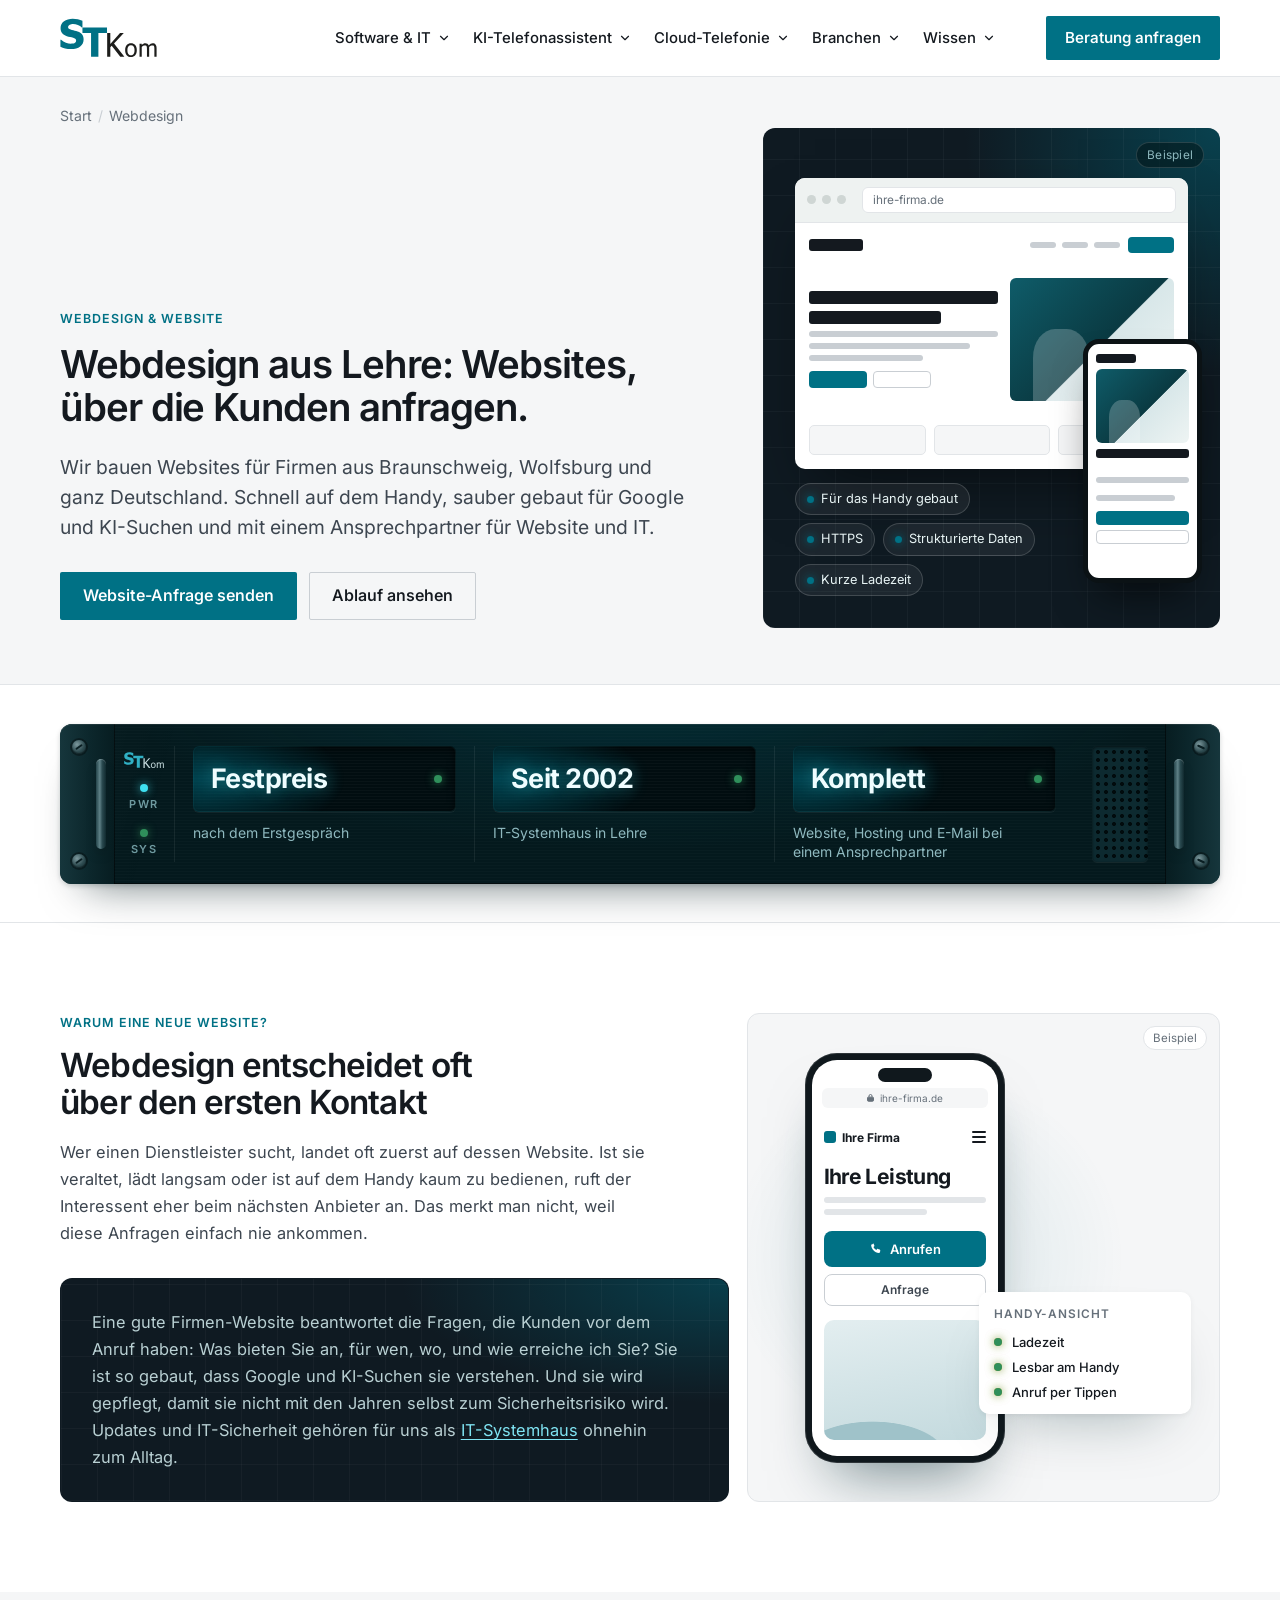
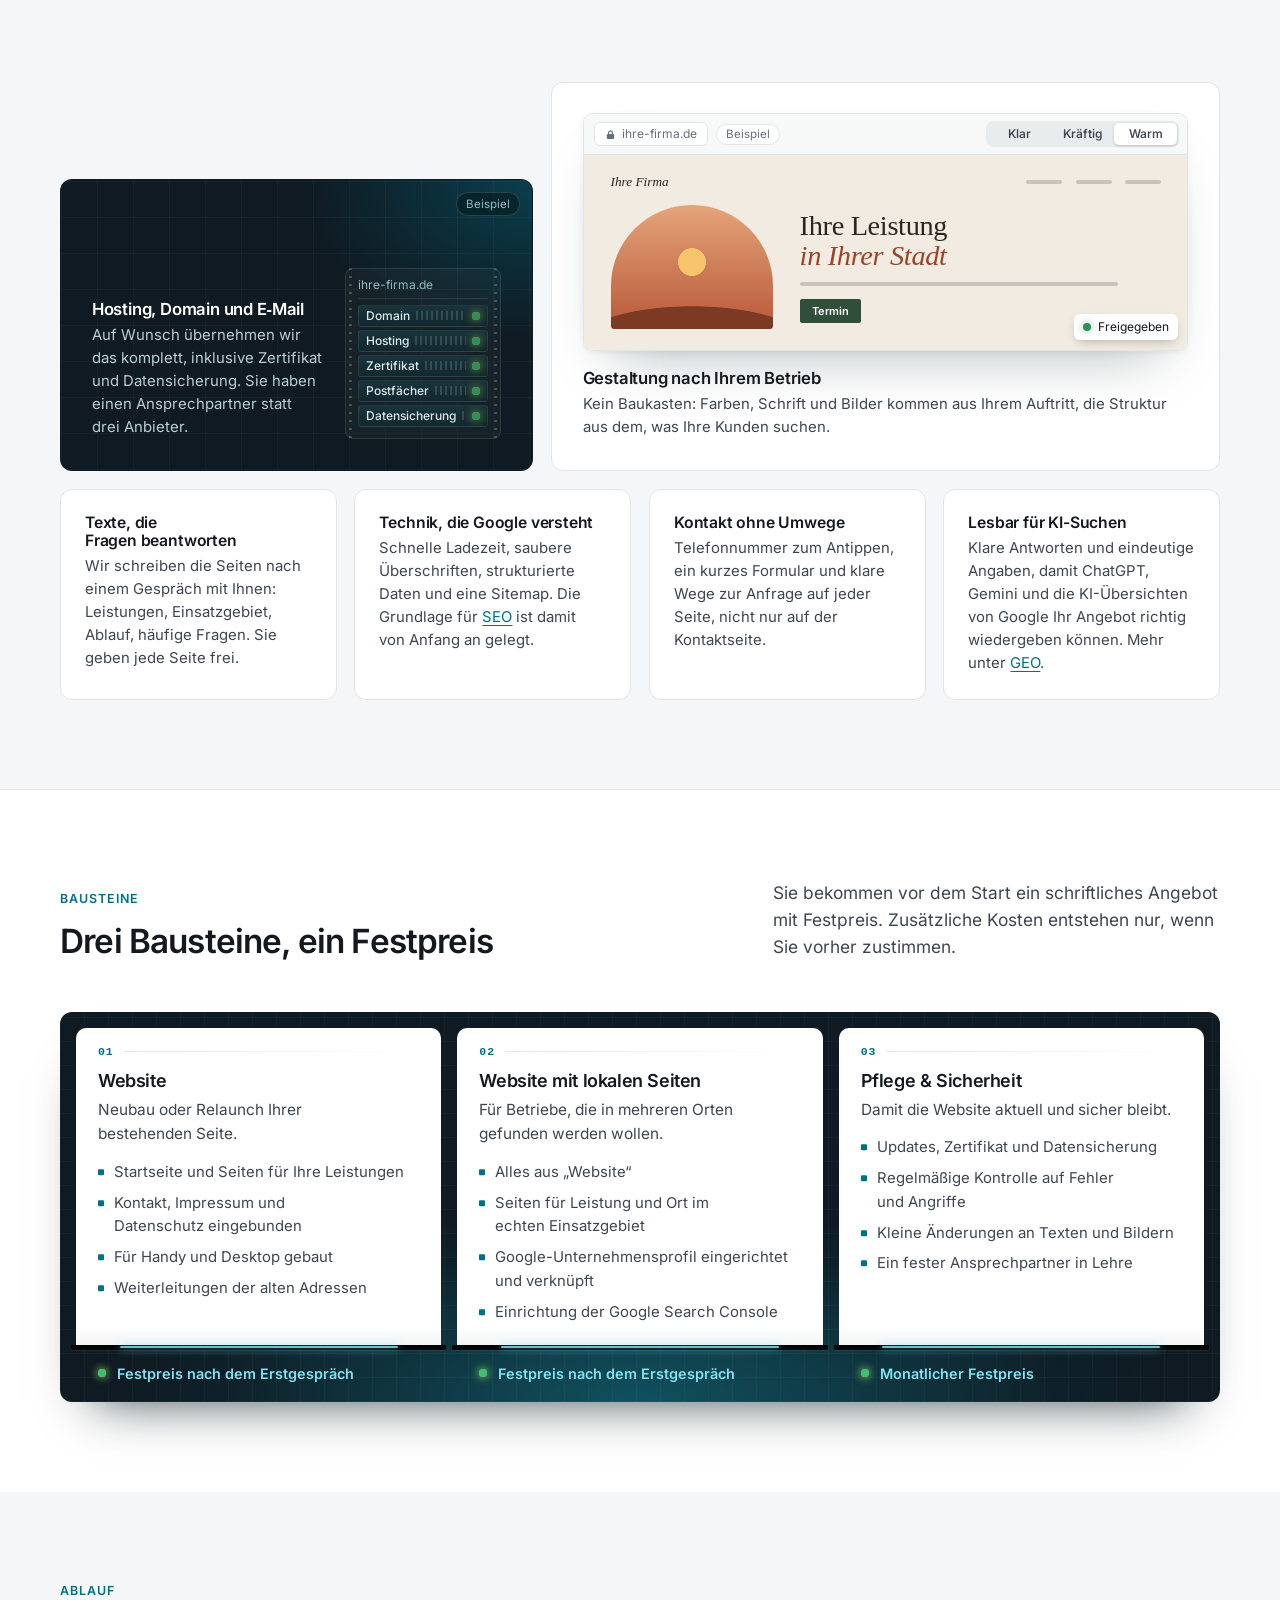
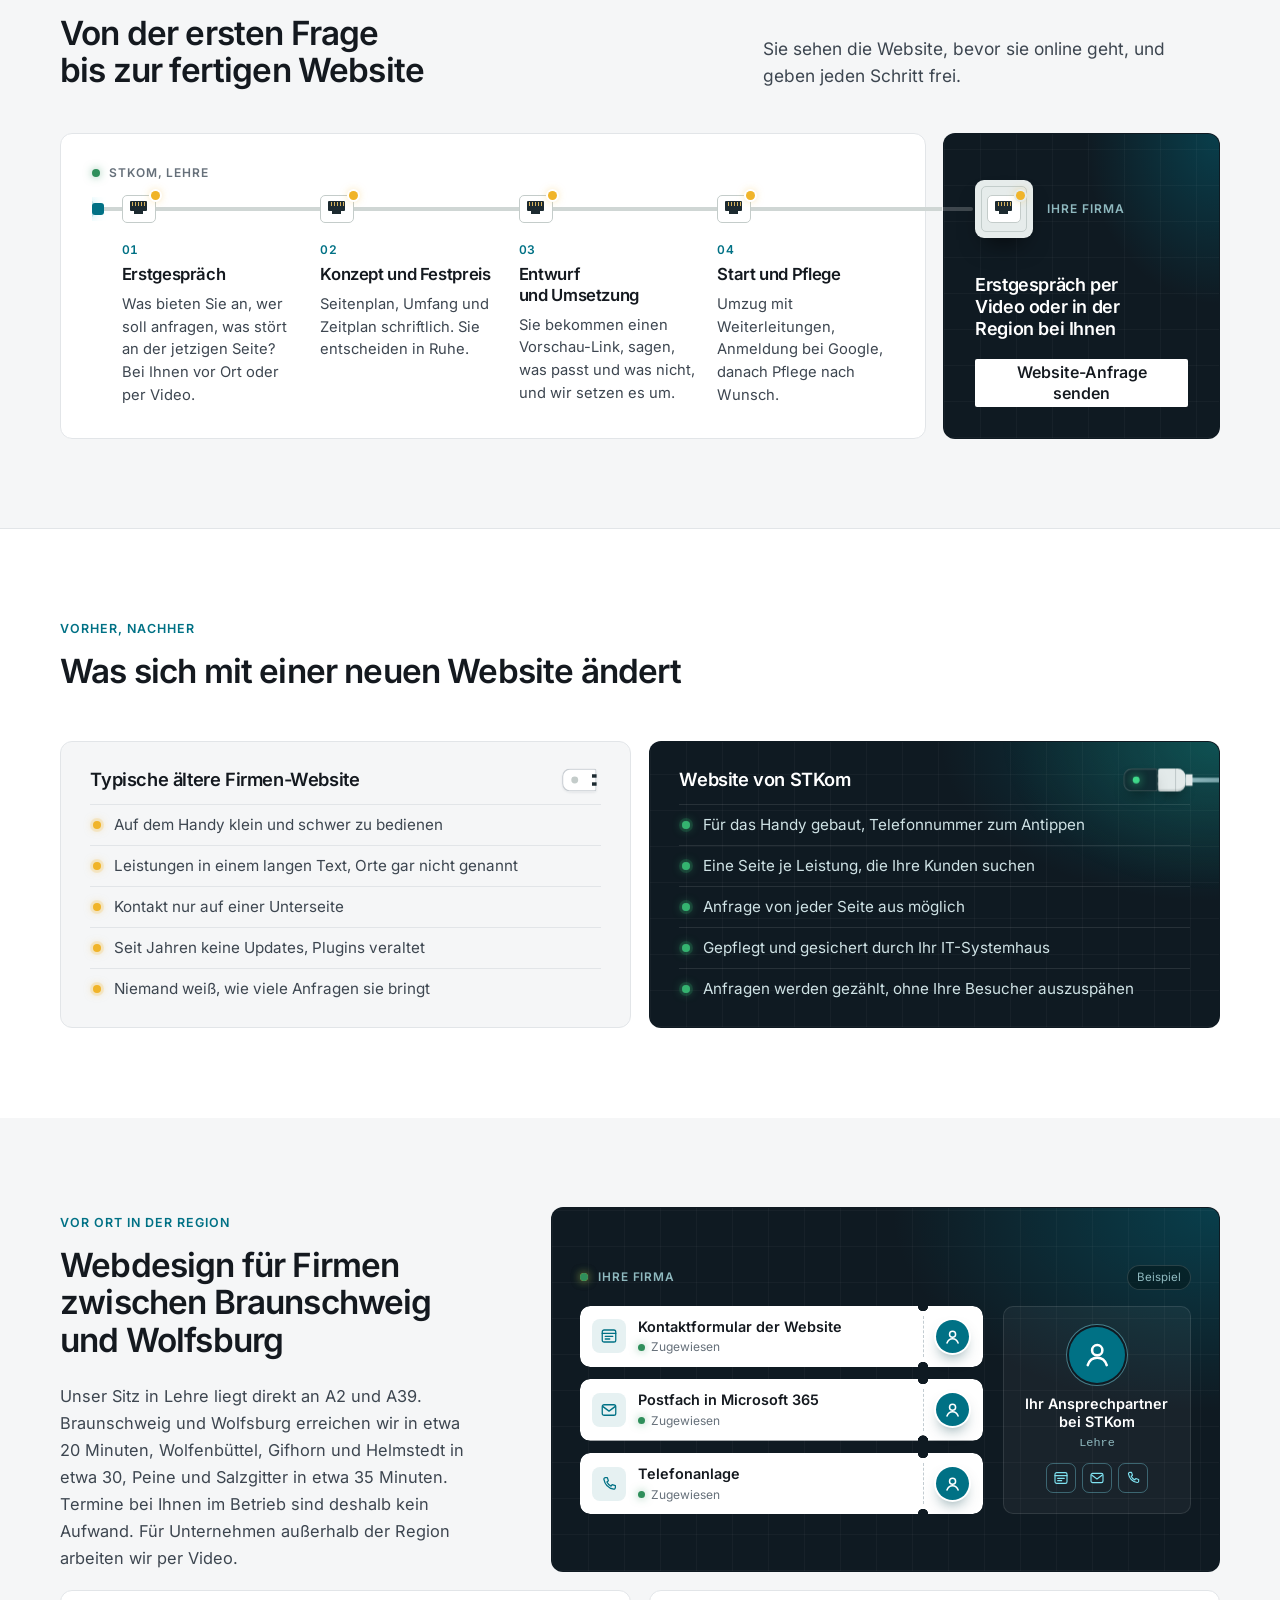
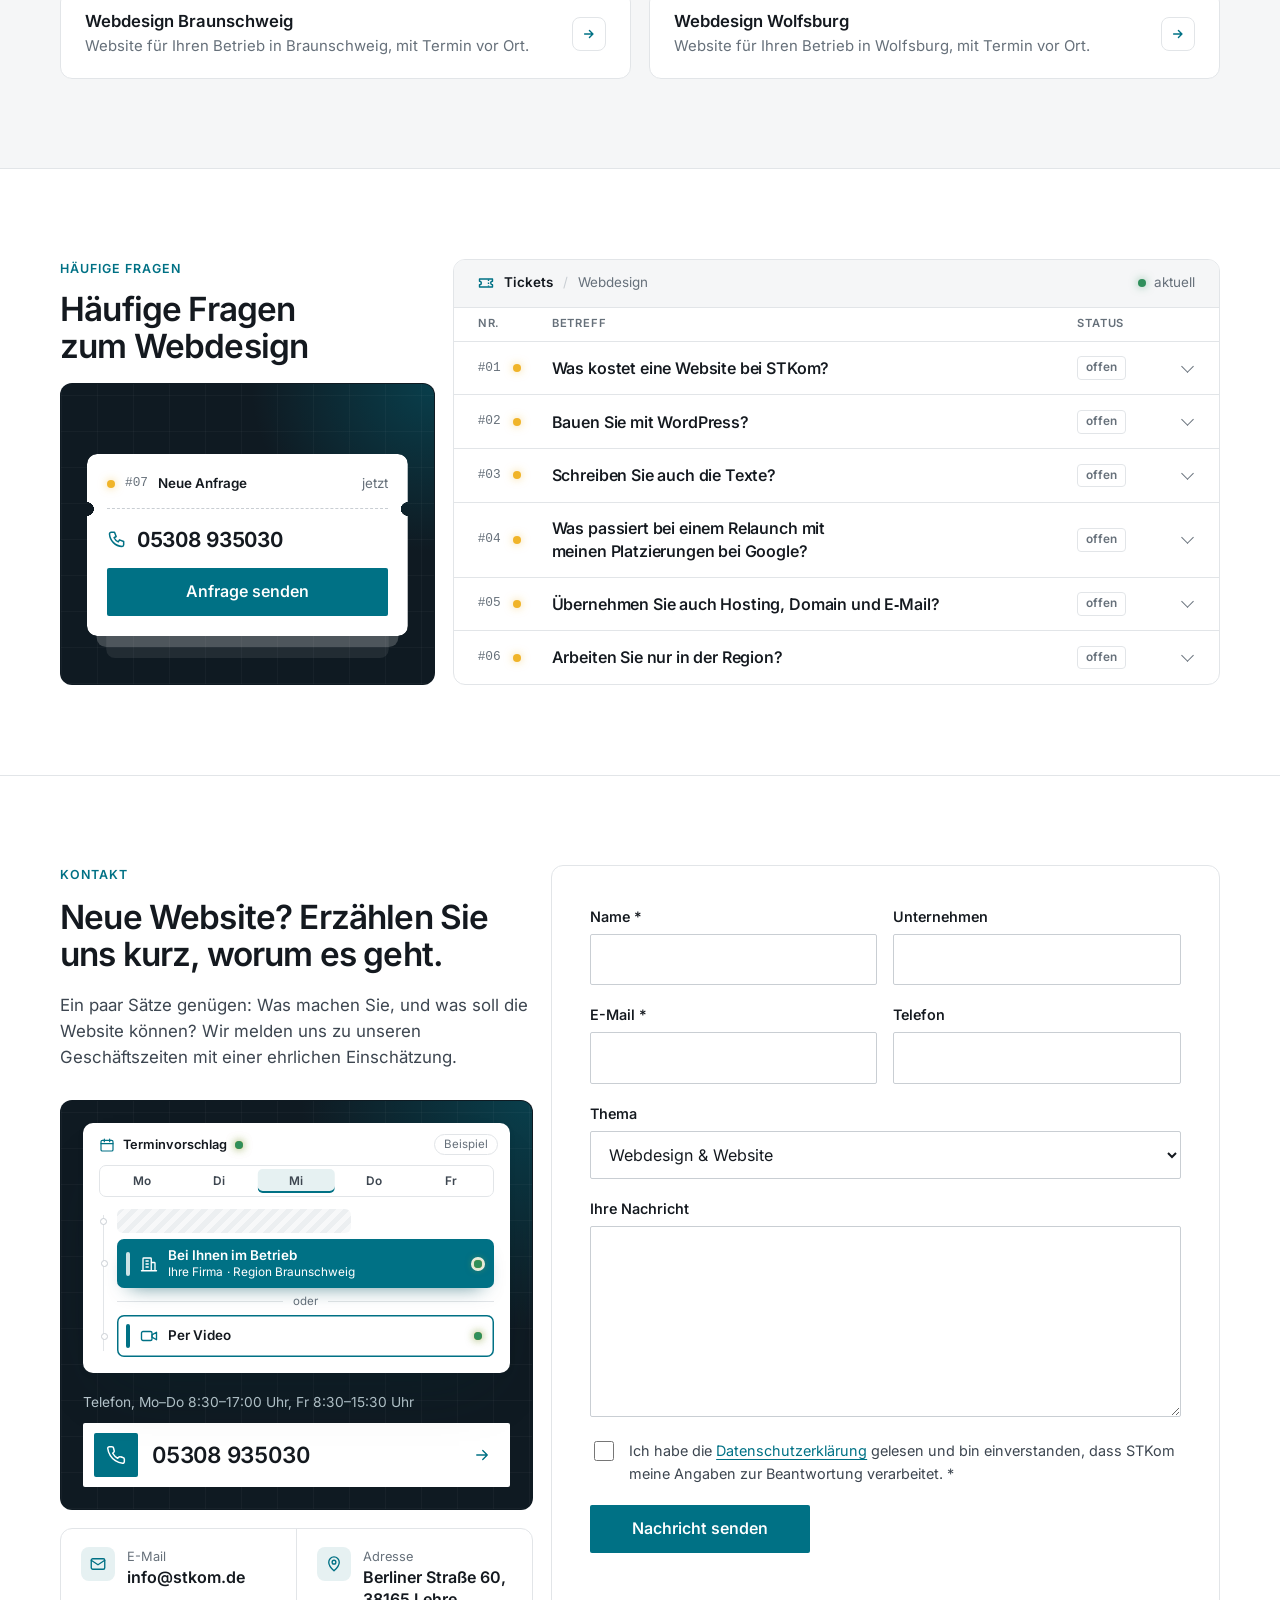
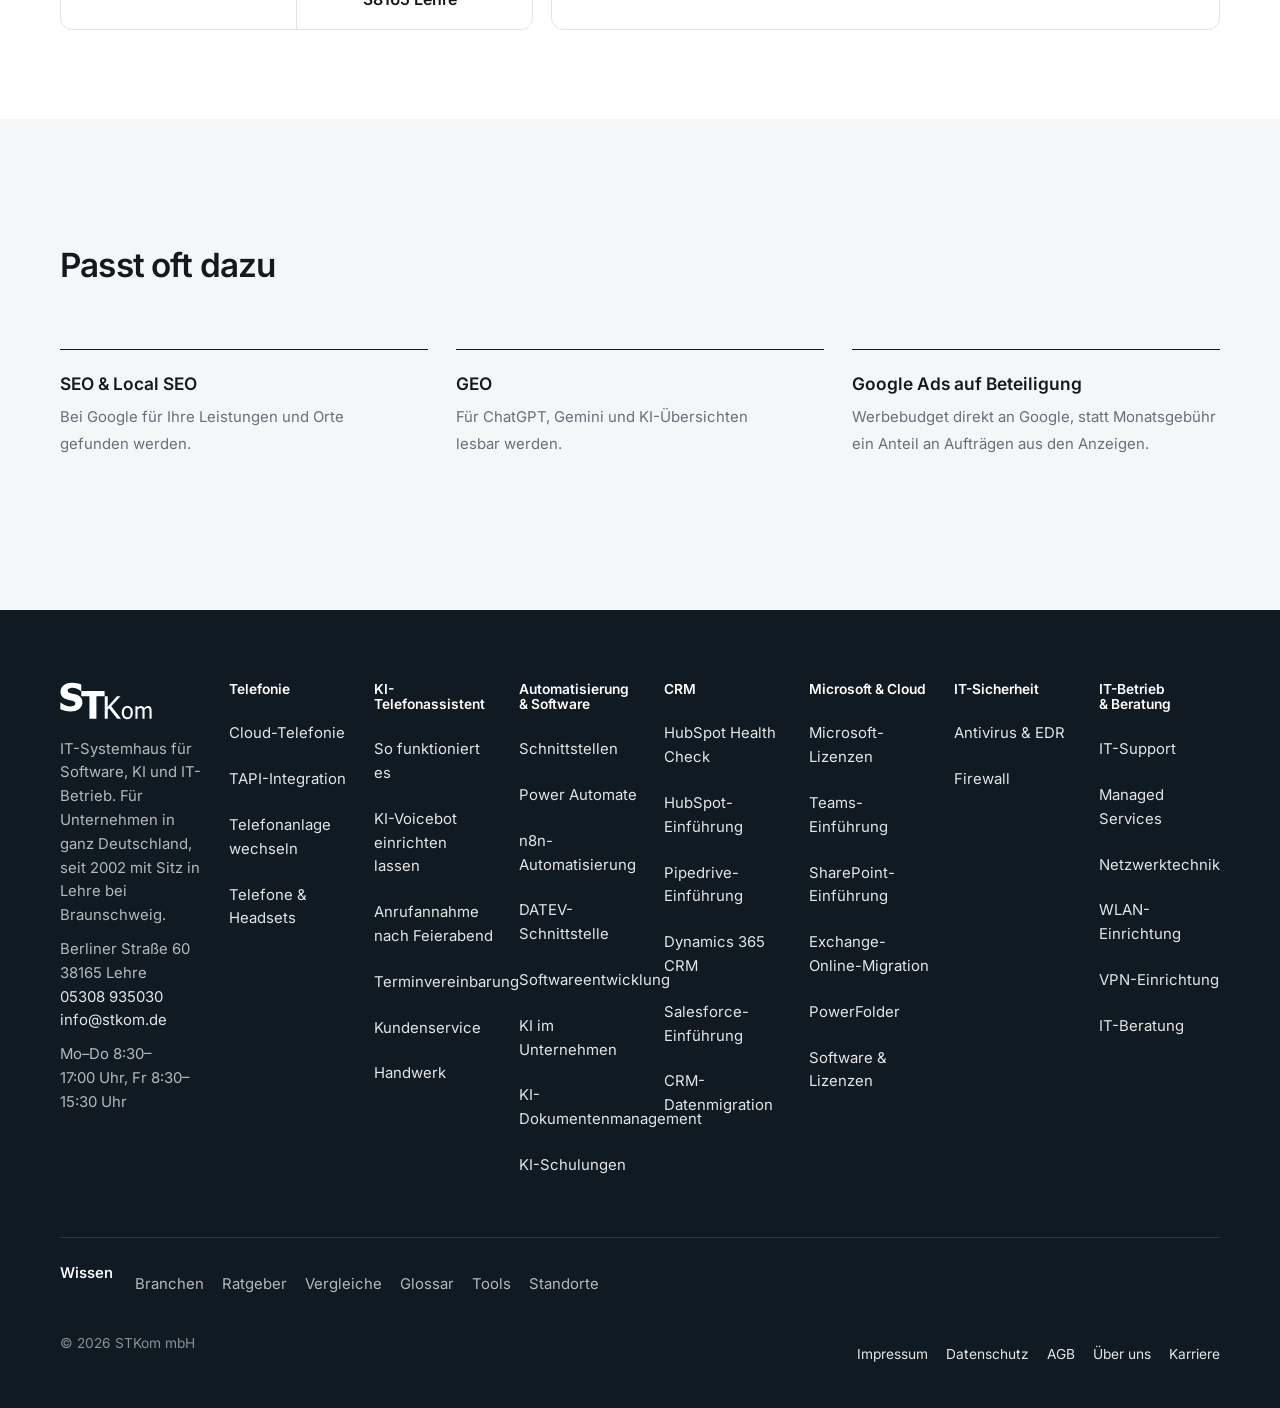
<file: webdesign/index.html>
<!doctype html>
<html lang="de">
<head>
<meta charset="utf-8">
<meta name="viewport" content="width=device-width, initial-scale=1">
<title>Webdesign für Unternehmen: Website zum Festpreis | STKom</title>
<meta name="description" content="Wir bauen schnelle, mobile Websites, die Google und KI-Suchen verstehen. Den Festpreis nennen wir nach dem Erstgespräch.">
<meta name="robots" content="noindex, nofollow">
<link rel="canonical" href="https://www.stkom.de/webdesign/">
<link rel="preload" href="./../fonts/inter-latin.woff2" as="font" type="font/woff2" crossorigin>

<link rel="stylesheet" href="./../css/site.css?v=f5492042d1">
<link rel="stylesheet" href="./../css/web.css?v=8045b9e375">
<script>document.documentElement.classList.add('js')</script>
<link rel="icon" href="./../img/logo-stkom.svg" type="image/svg+xml">
<meta name="theme-color" content="#04191d">
<meta property="og:type" content="website"><meta property="og:locale" content="de_DE"><meta property="og:site_name" content="STKom">
<meta property="og:title" content="Webdesign für Unternehmen: Website zum Festpreis | STKom"><meta property="og:description" content="Wir bauen schnelle, mobile Websites, die Google und KI-Suchen verstehen. Den Festpreis nennen wir nach dem Erstgespräch.">
<meta property="og:url" content="https://www.stkom.de/webdesign/"><meta property="og:image" content="https://www.stkom.de/img/og-default.jpg">
<meta name="twitter:card" content="summary_large_image">
<meta name="geo.region" content="DE-NI"><meta name="geo.placename" content="Lehre">
<script type="application/ld+json">{"@context":"https://schema.org","@graph":[{"@type":["LocalBusiness","ProfessionalService"],"@id":"https://www.stkom.de/#org","name":"STKom mbH","legalName":"STKom Softwaregesellschaft für Technik und Kommunikation mbH","url":"https://www.stkom.de/","logo":"https://www.stkom.de/img/logo-stkom-512.png","image":"https://www.stkom.de/img/og-default.jpg","telephone":"+49 5308 935030","faxNumber":"+49 5308 990443","email":"info@stkom.de","foundingDate":"2002","address":{"@type":"PostalAddress","streetAddress":"Berliner Straße 60","postalCode":"38165","addressLocality":"Lehre","addressRegion":"Niedersachsen","addressCountry":"DE"},"geo":{"@type":"GeoCoordinates","latitude":52.3282222,"longitude":10.6671613},"openingHoursSpecification":[{"@type":"OpeningHoursSpecification","dayOfWeek":["Monday","Tuesday","Wednesday","Thursday"],"opens":"08:30","closes":"17:00"},{"@type":"OpeningHoursSpecification","dayOfWeek":"Friday","opens":"08:30","closes":"15:30"}],"areaServed":[{"@type":"Country","name":"Deutschland"},{"@type":"City","name":"Lehre"},{"@type":"City","name":"Braunschweig"},{"@type":"City","name":"Wolfsburg"},{"@type":"City","name":"Wolfenbüttel"},{"@type":"City","name":"Peine"},{"@type":"City","name":"Gifhorn"},{"@type":"City","name":"Helmstedt"},{"@type":"City","name":"Salzgitter"},{"@type":"City","name":"Königslutter am Elm"},{"@type":"State","name":"Niedersachsen"}],"vatID":"DE813484703","sameAs":["https://www.linkedin.com/company/stkom-mbh","https://www.facebook.com/STKommbH/"]},{"@type":"WebSite","@id":"https://www.stkom.de/#website","url":"https://www.stkom.de/","name":"STKom","inLanguage":"de-DE","publisher":{"@id":"https://www.stkom.de/#org"}},{"@type":"WebPage","@id":"https://www.stkom.de/webdesign/#page","url":"https://www.stkom.de/webdesign/","name":"Webdesign für Unternehmen: Website zum Festpreis | STKom","description":"Wir bauen schnelle, mobile Websites, die Google und KI-Suchen verstehen. Den Festpreis nennen wir nach dem Erstgespräch.","isPartOf":{"@id":"https://www.stkom.de/#website"},"inLanguage":"de-DE","dateModified":"2026-10-31","about":{"@id":"https://www.stkom.de/#org"}},{"@type":"BreadcrumbList","itemListElement":[{"@type":"ListItem","position":1,"name":"Start","item":"https://www.stkom.de/"},{"@type":"ListItem","position":2,"name":"Webdesign","item":"https://www.stkom.de/webdesign/"}]},{"@type":"Service","@id":"https://www.stkom.de/webdesign/#service","name":"Webdesign","serviceType":"Website-Erstellung und Relaunch","description":"Wir bauen schnelle, mobile Websites, die Google und KI-Suchen verstehen. Den Festpreis nennen wir nach dem Erstgespräch.","provider":{"@id":"https://www.stkom.de/#org"},"url":"https://www.stkom.de/webdesign/","areaServed":[{"@type":"Country","name":"Deutschland"},{"@type":"Country","name":"Deutschland"},{"@type":"City","name":"Lehre"},{"@type":"City","name":"Braunschweig"},{"@type":"City","name":"Wolfsburg"},{"@type":"City","name":"Wolfenbüttel"},{"@type":"City","name":"Peine"},{"@type":"City","name":"Gifhorn"},{"@type":"City","name":"Helmstedt"},{"@type":"City","name":"Salzgitter"},{"@type":"City","name":"Königslutter am Elm"}]},{"@type":"FAQPage","@id":"https://www.stkom.de/webdesign/#faq","mainEntity":[{"@type":"Question","name":"Was kostet eine Website bei STKom?","acceptedAnswer":{"@type":"Answer","text":"Das hängt von der Zahl der Seiten, den Texten und den Funktionen ab, etwa ob es Ortsseiten oder ein Buchungsformular braucht. Nach dem Erstgespräch bekommen Sie ein schriftliches Angebot mit Festpreis. Pflege und Hosting laufen danach zu einem monatlichen Festpreis, wenn Sie das möchten."}},{"@type":"Question","name":"Bauen Sie mit WordPress?","acceptedAnswer":{"@type":"Answer","text":"Standardmäßig nicht. Wir bauen schlanke Websites ohne schweres Content-System. Sie laden schneller und bieten Angreifern weniger Fläche, weil es keine Plugins gibt, die veralten. Wenn Sie Inhalte regelmäßig selbst ändern möchten, besprechen wir vorab, welche Lösung dafür passt."}},{"@type":"Question","name":"Schreiben Sie auch die Texte?","acceptedAnswer":{"@type":"Answer","text":"Ja. Wir führen ein Gespräch mit Ihnen, schreiben daraus die Seiten und legen sie Ihnen zur Freigabe vor. Angaben zu Leistungen, Preisen und Zertifikaten übernehmen wir nur so, wie Sie sie bestätigen."}},{"@type":"Question","name":"Was passiert bei einem Relaunch mit meinen Platzierungen bei Google?","acceptedAnswer":{"@type":"Answer","text":"Bevor die neue Seite online geht, erfassen wir alle Adressen der alten Website, die bei Google Besucher bringen. Jede davon leiten wir auf die passende neue Seite weiter. So gehen die Signale, die Ihre Seite über Jahre gesammelt hat, möglichst nicht verloren. Danach beobachten wir die Search Console einige Wochen lang."}},{"@type":"Question","name":"Übernehmen Sie auch Hosting, Domain und E‑Mail?","acceptedAnswer":{"@type":"Answer","text":"Ja, auf Wunsch komplett, inklusive Zertifikat, Datensicherung und Postfächern in Microsoft 365. Für Website und E-Mail haben Sie dann einen Ansprechpartner."}},{"@type":"Question","name":"Arbeiten Sie nur in der Region?","acceptedAnswer":{"@type":"Answer","text":"Nein. Termine vor Ort bieten wir zwischen Braunschweig, Wolfsburg und Peine an, alle anderen Projekte in ganz Deutschland laufen per Video und Vorschau-Link."}}]}]}</script>
</head>
<body>
<a class="skip" href="#main">Zum Inhalt springen</a>
<header class="hdr hdr--dark"><div class="wrap hdr__bar">
<a class="hdr__logo" href="https://www.stkom.de/" aria-label="STKom – zur Startseite"><img src="./../img/logo-stkom.svg" alt="STKom" width="160" height="57"></a>
<nav class="nav" aria-label="Hauptnavigation"><ul>
<li class="nav__item" data-mega><button class="nav__link" aria-expanded="false" aria-haspopup="true">Software &amp; IT<svg viewBox="0 0 24 24" fill="none" stroke="currentColor" stroke-width="2" stroke-linecap="round" stroke-linejoin="round" aria-hidden="true"><path d="m6 9 6 6 6-6"/></svg></button><div class="mega mega--wide"><div class="mega__grid mega__grid--6"><div class="mega__col"><h3><a href="https://www.stkom.de/automatisierung/">Automatisierung &amp; Software</a></h3><ul><li><a href="https://www.stkom.de/schnittstellen/">Schnittstellen</a></li><li><a href="https://www.stkom.de/power-automate/">Power Automate</a></li><li><a href="https://www.stkom.de/n8n-automatisierung/">n8n-Automatisierung</a></li><li><a href="https://www.stkom.de/datev-schnittstelle/">DATEV-Schnittstelle</a></li><li><a href="https://www.stkom.de/softwareentwicklung/">Softwareentwicklung</a></li><li><a href="https://www.stkom.de/ki-touch-display/">KI im Unternehmen</a></li><li><a href="https://www.stkom.de/ki-dokumentenmanagement/">KI-Dokumenten&shy;management</a></li><li><a href="https://www.stkom.de/ki-schulung/">KI-Schulungen</a></li></ul></div><div class="mega__col"><h3><a href="https://www.stkom.de/crm-implementierung/">CRM</a></h3><ul><li><a href="https://www.stkom.de/hubspot-check/">HubSpot Health Check</a></li><li><a href="https://www.stkom.de/hubspot-agentur/">HubSpot-Einführung</a></li><li><a href="https://www.stkom.de/pipedrive-einfuehrung/">Pipedrive-Einführung</a></li><li><a href="https://www.stkom.de/dynamics-365-crm/">Dynamics 365 CRM</a></li><li><a href="https://www.stkom.de/salesforce-einfuehrung/">Salesforce-Einführung</a></li><li><a href="https://www.stkom.de/crm-datenmigration/">CRM-Datenmigration</a></li></ul></div><div class="mega__col"><h3><a href="https://www.stkom.de/microsoft-365/">Microsoft &amp; Cloud</a></h3><ul><li><a href="https://www.stkom.de/microsoft-lizenzen/">Microsoft-Lizenzen</a></li><li><a href="https://www.stkom.de/microsoft-teams-einfuehrung/">Teams-Einführung</a></li><li><a href="https://www.stkom.de/sharepoint-einfuehrung/">SharePoint-Einführung</a></li><li><a href="https://www.stkom.de/exchange-online-migration/">Exchange-Online-Migration</a></li><li><a href="https://www.stkom.de/powerfolder/">PowerFolder</a></li><li><a href="https://www.stkom.de/software/">Software &amp; Lizenzen</a></li></ul></div><div class="mega__col"><h3><a href="https://www.stkom.de/it-sicherheit/">IT-Sicherheit</a></h3><ul><li><a href="https://www.stkom.de/antivirus/">Antivirus &amp; EDR</a></li><li><a href="https://www.stkom.de/firewall/">Firewall</a></li></ul></div><div class="mega__col"><h3><a href="https://www.stkom.de/it-services/">IT-Betrieb &amp; Beratung</a></h3><ul><li><a href="https://www.stkom.de/it-support/">IT-Support</a></li><li><a href="https://www.stkom.de/managed-services/">Managed Services</a></li><li><a href="https://www.stkom.de/netzwerktechnik/">Netzwerktechnik</a></li><li><a href="https://www.stkom.de/wlan-einrichtung/">WLAN-Einrichtung</a></li><li><a href="https://www.stkom.de/vpn-einrichtung/">VPN-Einrichtung</a></li><li><a href="https://www.stkom.de/it-beratung/">IT-Beratung</a></li></ul></div><div class="mega__col"><h3><a href="./../webdesign/">Web &amp; Marketing</a></h3><ul><li><a href="./../webdesign/">Webdesign</a></li><li><a href="./../webdesign-braunschweig/">Webdesign Braunschweig</a></li><li><a href="./../webdesign-wolfsburg/">Webdesign Wolfsburg</a></li><li><a href="./../seo/">SEO &amp; Local SEO</a></li><li><a href="./../seo-braunschweig/">SEO Braunschweig</a></li><li><a href="./../geo-optimierung/">GEO</a></li><li><a href="./../google-ads-betreuung/">Google Ads auf Beteiligung</a></li></ul></div></div><div class="mega__foot"><span>Alles rund um Ihre IT – aus einer Hand, wenn Sie wollen.</span><a href="https://www.stkom.de/leistungen/">Alle Leistungen</a></div></div></li>
<li class="nav__item" data-mega><button class="nav__link" aria-expanded="false" aria-haspopup="true">KI-Telefonassistent<svg viewBox="0 0 24 24" fill="none" stroke="currentColor" stroke-width="2" stroke-linecap="round" stroke-linejoin="round" aria-hidden="true"><path d="m6 9 6 6 6-6"/></svg></button><div class="mega mega--wide"><div class="mega__grid mega__grid--3"><div class="mega__col"><h3><a href="https://www.stkom.de/ki-voice-agents/">KI-Telefonassistent</a></h3><ul><li><a href="https://www.stkom.de/ki-voice-agents/">Überblick</a></li><li><a href="https://www.stkom.de/ki-telefonassistent/so-funktioniert-es/">So funktioniert es</a></li><li><a href="https://www.stkom.de/ki-telefonassistent/voicebot-einrichten/">KI-Voicebot einrichten lassen</a></li><li><a href="https://www.stkom.de/ki-telefonassistent/anrufannahme-nach-feierabend/">Anrufannahme nach Feierabend</a></li><li><a href="https://www.stkom.de/ki-telefonassistent/terminvereinbarung/">Terminvereinbarung</a></li><li><a href="https://www.stkom.de/ki-telefonassistent/kundenservice/">Kundenservice</a></li><li><a href="https://www.stkom.de/ki-telefonassistent/bestellannahme/">Bestellannahme</a></li><li><a href="https://www.stkom.de/whatsapp-assistent/">WhatsApp-Assistent</a></li></ul></div><div class="mega__col"><h3>Nach Branche</h3><ul><li><a href="https://www.stkom.de/ki-telefonassistent/handwerk/">Handwerk</a></li><li><a href="https://www.stkom.de/ki-telefonassistent/arztpraxis/">Arztpraxis</a></li><li><a href="https://www.stkom.de/ki-telefonassistent/hausverwaltung/">Hausverwaltung</a></li><li><a href="https://www.stkom.de/ki-telefonassistent/kanzlei/">Kanzlei</a></li><li><a href="https://www.stkom.de/ki-telefonassistent/autohaus-werkstatt/">Autohaus &amp; Werkstatt</a></li><li><a href="https://www.stkom.de/ki-telefonassistent/zahnarztpraxis/">Zahnarztpraxis</a></li><li><a href="https://www.stkom.de/ki-telefonassistent/tierarztpraxis/">Tierarztpraxis</a></li><li><a href="https://www.stkom.de/ki-telefonassistent/physiotherapie/">Physiotherapie</a></li><li><a href="https://www.stkom.de/ki-telefonassistent/pflegedienst/">Pflegedienst</a></li><li><a href="https://www.stkom.de/ki-telefonassistent/immobilienmakler/">Immobilienmakler</a></li><li><a href="https://www.stkom.de/ki-voice-agents/">Alle Einsatzfälle …</a></li></ul></div><div class="mega__col"><h3><a href="https://www.stkom.de/standorte/">Einsatzgebiet</a></h3><ul class="mega__stack"><li><a href="https://www.stkom.de/kontakt/">Deutschlandweit<span>Remote und per Videokonferenz, vor Ort nach Absprache</span></a></li><li><a href="https://www.stkom.de/standorte/">Standorte &amp; Vor-Ort-Service<span>Sitz in Lehre bei Braunschweig</span></a></li></ul></div></div><div class="mega__foot"><span>Nimmt Anrufe an, wenn niemand kann – auch nach Feierabend.</span><a href="https://www.stkom.de/ki-voice-agents/">So funktioniert der Assistent</a></div></div></li>
<li class="nav__item" data-mega><button class="nav__link" aria-expanded="false" aria-haspopup="true">Cloud-Telefonie<svg viewBox="0 0 24 24" fill="none" stroke="currentColor" stroke-width="2" stroke-linecap="round" stroke-linejoin="round" aria-hidden="true"><path d="m6 9 6 6 6-6"/></svg></button><div class="mega mega--wide"><div class="mega__grid mega__grid--3"><div class="mega__col"><h3><a href="https://www.stkom.de/telefonie/">Cloud-Telefonie</a></h3><ul><li><a href="https://www.stkom.de/cloud-telefonie/">Cloud-Telefonanlage</a></li><li><a href="https://www.stkom.de/tapi-integration/">TAPI-Integration</a></li><li><a href="https://www.stkom.de/telefonanlage-wechseln/">Telefonanlage wechseln</a></li><li><a href="https://www.stkom.de/telefonie-hardware/">Telefone &amp; Headsets</a></li><li><a href="https://www.stkom.de/tapicall/">TAPICall (ESTOS)</a></li><li><a href="https://www.stkom.de/rufnummernportierung/">Rufnummernportierung</a></li><li><a href="https://www.stkom.de/sip-trunk/">SIP-Trunk</a></li></ul></div><div class="mega__col"><h3>Funktionen</h3><ul><li><a href="https://www.stkom.de/teams-telefonie/">Teams-Telefonie</a></li><li><a href="https://www.stkom.de/handy-als-nebenstelle/">Handy als Nebenstelle</a></li><li><a href="https://www.stkom.de/warteschleife-ansagen/">Warteschleife &amp; Ansagen</a></li><li><a href="https://www.stkom.de/ivr-sprachmenue/">Sprachmenü (IVR)</a></li><li><a href="https://www.stkom.de/callcenter-funktionen/">Callcenter-Funktionen</a></li><li><a href="https://www.stkom.de/fax-to-mail/">Fax to Mail</a></li><li><a href="https://www.stkom.de/telefonanlage-kleine-unternehmen/">Für kleine Unternehmen</a></li></ul></div><div class="mega__col"><h3><a href="https://www.stkom.de/standorte/">Einsatzgebiet</a></h3><ul class="mega__stack"><li><a href="https://www.stkom.de/kontakt/">Deutschlandweit<span>Remote und per Videokonferenz, vor Ort nach Absprache</span></a></li><li><a href="https://www.stkom.de/standorte/">Standorte &amp; Vor-Ort-Service<span>Sitz in Lehre bei Braunschweig</span></a></li></ul></div></div><div class="mega__foot"><span>Rufnummer bleibt, alte Anlage läuft bis zum Umschalttag. Am Umschalttag sind wir vor Ort.</span><a href="https://www.stkom.de/kontakt/">Angebot anfragen</a></div></div></li>
<li class="nav__item" data-mega><button class="nav__link" aria-expanded="false" aria-haspopup="true">Branchen<svg viewBox="0 0 24 24" fill="none" stroke="currentColor" stroke-width="2" stroke-linecap="round" stroke-linejoin="round" aria-hidden="true"><path d="m6 9 6 6 6-6"/></svg></button><div class="mega mega--mid"><div class="mega__grid mega__grid--3"><div class="mega__col"><h3><a href="https://www.stkom.de/branchen/">Branchen</a></h3><ul><li><a href="https://www.stkom.de/branchen/handwerk/">Handwerk</a></li><li><a href="https://www.stkom.de/branchen/maschinenbau-industrie/">Maschinenbau &amp; Industrie</a></li><li><a href="https://www.stkom.de/branchen/automotive-zulieferer/">Automotive-Zulieferer</a></li><li><a href="https://www.stkom.de/branchen/steuerberater-kanzleien/">Steuerberater &amp; Kanzleien</a></li><li><a href="https://www.stkom.de/branchen/hausverwaltung-immobilien/">Hausverwaltung &amp; Immobilien</a></li><li><a href="https://www.stkom.de/branchen/logistik-spedition/">Logistik &amp; Spedition</a></li><li><a href="https://www.stkom.de/branchen/handel-grosshandel/">Handel &amp; Großhandel</a></li><li><a href="https://www.stkom.de/branchen/dienstleister-agenturen/">Dienstleister &amp; Agenturen</a></li><li><a href="https://www.stkom.de/branchen/arztpraxen-gesundheit/">Arztpraxen &amp; Gesundheit</a></li></ul></div><div class="mega__col"><h3><a href="https://www.stkom.de/standorte/">Einsatzgebiet</a></h3><ul class="mega__stack"><li><a href="https://www.stkom.de/kontakt/">Deutschlandweit<span>Remote und per Videokonferenz, vor Ort nach Absprache</span></a></li><li><a href="https://www.stkom.de/standorte/">Standorte &amp; Vor-Ort-Service<span>Sitz in Lehre bei Braunschweig</span></a></li></ul></div></div></div></li>
<li class="nav__item" data-mega><button class="nav__link" aria-expanded="false" aria-haspopup="true">Wissen<svg viewBox="0 0 24 24" fill="none" stroke="currentColor" stroke-width="2" stroke-linecap="round" stroke-linejoin="round" aria-hidden="true"><path d="m6 9 6 6 6-6"/></svg></button><div class="mega mega--mid"><div class="mega__grid mega__grid--2"><div class="mega__col"><h3>Wissen</h3><ul class="mega__stack"><li><a href="https://www.stkom.de/ratgeber/">Ratgeber<span>Praxiswissen für Entscheider</span></a></li><li><a href="https://www.stkom.de/vergleich/">Vergleiche<span>Systeme und Tarife gegenübergestellt</span></a></li><li><a href="https://www.stkom.de/glossar/">IT-Glossar<span>Begriffe kurz erklärt</span></a></li><li><a href="https://www.stkom.de/tools/">Kostenlose Tools<span>Ansagetexte, Rechner</span></a></li><li><a href="https://www.stkom.de/cloudya-app/">Cloudya-Anleitungen<span>Hilfe zur Telefonie-App</span></a></li></ul></div><div class="mega__col"><h3>STKom</h3><ul class="mega__stack"><li><a href="https://www.stkom.de/ueber-uns/">Über uns<span>Seit 2002 aus Lehre</span></a></li><li><a href="https://www.stkom.de/karriere/">Karriere<span>Offene Stellen</span></a></li><li><a href="https://www.stkom.de/support/">Support-Portal<span>Ticket und Status</span></a></li><li><a href="https://www.stkom.de/kontakt/">Kontakt<span>Telefon, E-Mail, Anfahrt</span></a></li></ul></div></div></div></li>
</ul></nav>
<div class="hdr__cta"><a class="hdr__phone" href="tel:+495308935030">05308 935030</a><a class="btn btn--signal" href="#kontakt">Beratung anfragen</a></div>
<button class="burger" aria-label="Menü" aria-expanded="false"><span></span><span></span><span></span></button>
</div></header>
<main id="main"><section class="dhero page-dark-top"><div class="wrap"><nav class="crumbs" aria-label="Brotkrumen"><ol><li><a href="https://www.stkom.de/">Start</a></li><li aria-current="page">Webdesign</li></ol></nav>
<div class="dhero__grid"><div class="dhero__text"><span class="kicker">Webdesign &amp; Website</span>
<h1 class="t-h1 t-h1--long">Webdesign aus Lehre: Websites, über die Kunden anfragen.</h1>
<p class="lead">Wir bauen Websites für Firmen aus Braunschweig, Wolfsburg und ganz Deutschland. Schnell auf dem Handy, sauber gebaut für Google und KI-Suchen und mit einem Ansprechpartner für Website und IT.</p>
<div class="btn-row"><a class="btn btn--signal" href="#kontakt">Website-Anfrage senden</a><a class="btn btn--ghost" href="#ablauf">Ablauf ansehen</a></div></div>
<div class="stage stage--build" data-bx-live role="group" aria-label="Beispiel: Eine Website entsteht, erst als Skizze, dann fertig auf Bildschirm und Handy"><span class="stage__tag">Beispiel</span>
<div class="win" aria-hidden="true"><div class="win__bar"><i></i><i></i><i></i><span class="win__url">ihre-firma.de</span></div>
<div class="win__body"><svg class="wire" viewBox="0 0 400 250" preserveAspectRatio="none"><rect x="14" y="12" width="372" height="22"/><rect x="14" y="46" width="200" height="120"/><rect x="226" y="46" width="160" height="120"/><rect x="14" y="180" width="116" height="52"/><rect x="142" y="180" width="116" height="52"/><rect x="270" y="180" width="116" height="52"/></svg>
<div class="mk-nav"><span class="mk-logo"></span><span class="mk-links"><b></b><b></b><b></b></span><span class="mk-cta"></span></div>
<div class="mk-hero"><div><div class="mk-h"></div><div class="mk-h w2"></div><div class="mk-t"></div><div class="mk-t w2"></div><div class="mk-t w3"></div><div class="mk-btns"><b></b><b></b></div></div><div class="mk-img"></div></div>
<div class="mk-cards"><b></b><b></b><b></b></div></div></div>
<div class="phone" aria-hidden="true"><span class="mk-logo" style="width:40px;height:9px"></span><div class="mk-img"></div><div class="mk-h" style="height:9px"></div><div class="mk-t"></div><div class="mk-t w2"></div><div class="mk-btns"><b></b><b></b></div></div>
<div class="chips"><span class="chip-ok">Für das Handy gebaut</span><span class="chip-ok">HTTPS</span><span class="chip-ok">Strukturierte Daten</span><span class="chip-ok">Kurze Ladezeit</span></div>
</div></div></div></section>
<link rel="stylesheet" href="./../css/bento.css?v=1fd1c8bfe5">
<link rel="stylesheet" href="./../css/seiten/webdesign.css?v=235d37206e">
<section data-sek="kennzahlen" class="section sk-kennzahlen" aria-label="Kennzahlen"><div class="wrap">
<div class="sk-kennzahlen-unit" data-bx-live data-bx-scroll>
<div class="sk-kennzahlen-ear" aria-hidden="true"><i class="sk-kennzahlen-screw"></i><b class="sk-kennzahlen-handle"></b><i class="sk-kennzahlen-screw"></i></div>
<div class="sk-kennzahlen-front">
<div class="sk-kennzahlen-sys" aria-hidden="true"><svg class="sk-kennzahlen-logo" viewBox="-1 43 236 97"><path class="a" d="M25.73,118.26c-5.42,0-10.18-.52-14.29-1.57-4.11-1.05-7.92-2.35-11.44-3.9v-16.85h1.61c3.54,3.01,7.45,5.32,11.73,6.94,4.27,1.62,8.42,2.42,12.44,2.42,1.01,0,2.35-.11,4.01-.33s3-.57,4.01-1.04c1.23-.54,2.28-1.29,3.13-2.25.85-.96,1.28-2.24,1.28-3.82,0-1.78-.7-3.22-2.09-4.33s-3.06-1.92-4.99-2.43c-2.41-.63-4.98-1.24-7.72-1.81-2.74-.57-5.3-1.27-7.68-2.09-5.48-1.93-9.41-4.54-11.79-7.8-2.38-3.27-3.56-7.36-3.56-12.27,0-6.63,2.81-12,8.42-16.11,5.61-4.11,12.62-6.16,21.03-6.16,4.22,0,8.41.43,12.58,1.29,4.17.86,7.9,2.02,11.2,3.48v16.2h-1.57c-2.63-2.24-5.83-4.13-9.62-5.68-3.78-1.54-7.67-2.32-11.66-2.32-1.55,0-2.94.11-4.18.33-1.23.22-2.53.64-3.89,1.27-1.11.5-2.07,1.25-2.87,2.24-.81.99-1.21,2.1-1.21,3.32,0,1.81.64,3.24,1.92,4.31,1.28,1.06,3.76,2.02,7.44,2.88,2.38.54,4.66,1.06,6.87,1.57,2.2.51,4.55,1.21,7.06,2.09,4.91,1.78,8.56,4.16,10.95,7.16,2.39,3,3.59,6.96,3.59,11.87,0,7.04-2.77,12.7-8.3,16.98-5.53,4.28-13.01,6.42-22.42,6.42h0Z"/><polygon class="a" points="74.57 136.67 74.57 79.35 53.61 79.35 53.61 65.8 113.37 65.8 113.37 79.35 92.41 79.35 92.41 136.67 74.57 136.67 74.57 136.67"/><polygon class="b" points="155.63 136.93 145.71 136.93 124.77 110.23 121.42 113.97 121.42 136.93 113.75 136.93 113.75 79.48 121.42 79.48 121.42 106.02 145.05 79.48 154.21 79.48 130.46 105.14 155.63 136.93 155.63 136.93"/><path class="b" fill-rule="evenodd" d="M185.85,121.08c0,5.34-1.29,9.46-3.86,12.37-2.58,2.91-6.01,4.36-10.29,4.36s-7.88-1.5-10.41-4.5c-2.53-3-3.79-7.08-3.79-12.23s1.3-9.42,3.91-12.35c2.6-2.93,6.04-4.4,10.3-4.4s7.71,1.46,10.29,4.39c2.58,2.93,3.86,7.05,3.86,12.37h0ZM180.32,121.08c0-4.09-.75-7.13-2.24-9.12-1.49-1.99-3.62-2.98-6.38-2.98s-4.92.99-6.42,2.98c-1.5,1.99-2.25,5.03-2.25,9.12s.75,6.96,2.25,9c1.5,2.04,3.64,3.07,6.42,3.07s4.86-1,6.36-3.01c1.5-2.01,2.25-5.03,2.25-9.06h0Z"/><path class="b" d="M228.62,136.93v-18.36c0-1.46-.06-2.81-.17-4.05-.11-1.24-.35-2.21-.71-2.91-.38-.76-.92-1.32-1.62-1.68-.7-.36-1.65-.54-2.85-.54-1.1,0-2.28.34-3.54,1.02-1.26.68-2.57,1.65-3.91,2.93.02.32.04.71.07,1.15.03.44.04.97.04,1.58v20.87h-5.36v-18.36c0-1.46-.06-2.81-.17-4.05-.11-1.24-.35-2.21-.71-2.91-.38-.76-.92-1.32-1.62-1.68-.7-.36-1.65-.54-2.85-.54s-2.37.36-3.64,1.09c-1.27.72-2.5,1.65-3.7,2.77v23.68h-5.36v-31.74h5.36v3.53c1.4-1.4,2.8-2.49,4.17-3.26,1.38-.77,2.89-1.15,4.54-1.15,1.88,0,3.54.43,5,1.28,1.45.93,2.56,2.26,3.32,4.21,1.61-1.8,3.19-3.17,4.73-4.09,1.54-.93,3.21-1.39,5.01-1.39,1.37,0,2.61.21,3.73.64,1.12.43,2.1,1.11,2.93,2.06.85.97,1.51,2.17,1.98,3.61.46,1.44.7,3.25.7,5.43v20.88h-5.36Z"/></svg><span class="sk-kennzahlen-pwr"></span><span class="sk-kennzahlen-silk">PWR</span><span class="sk-kennzahlen-silk sk-kennzahlen-silk--sys">SYS</span></div>
<dl class="sk-kennzahlen-dl">
<div class="sk-kennzahlen-mod" style="--i:0"><dt><span class="sk-kennzahlen-val">Festpreis</span></dt><dd>nach dem&nbsp;Erstgespräch</dd></div>
<div class="sk-kennzahlen-mod" style="--i:1"><dt><span class="sk-kennzahlen-val">Seit 2002</span></dt><dd>IT-Systemhaus in&nbsp;Lehre</dd></div>
<div class="sk-kennzahlen-mod" style="--i:2"><dt><span class="sk-kennzahlen-val">Komplett</span></dt><dd>Website, Hosting und E-Mail bei einem&nbsp;Ansprechpartner</dd></div>
</dl>
<div class="sk-kennzahlen-grille" aria-hidden="true"></div>
<span class="sk-kennzahlen-glare" aria-hidden="true"></span>
</div>
<div class="sk-kennzahlen-ear sk-kennzahlen-ear--r" aria-hidden="true"><i class="sk-kennzahlen-screw"></i><b class="sk-kennzahlen-handle"></b><i class="sk-kennzahlen-screw"></i></div>
</div>
</div></section>

<section data-sek="erklaer" class="section bx sk-wd-erklaer"><div class="wrap"><div class="bx-grid sk-wd-erklaer-grid">
<div class="sk-wd-erklaer-head" data-bx><span class="kicker">Warum eine neue Website?</span><h2 class="t-h2">Webdesign entscheidet oft über den ersten&nbsp;Kontakt</h2></div>
<div class="bx-tile bx-tile--paper sk-wd-erklaer-stage" style="--d:1" data-bx><figure class="sk-wd-erklaer-live" data-bx-live aria-hidden="true">
<span class="bx-tag">Beispiel</span>
<div class="sk-wd-erklaer-phone"><div class="sk-wd-erklaer-screen">
<span class="sk-wd-erklaer-notch"></span>
<span class="sk-wd-erklaer-url"><svg viewBox="0 0 12 12"><rect x="2" y="5.5" width="8" height="5.5" rx="1.2"/><path d="M4 5.5V4a2 2 0 0 1 4 0v1.5"/></svg>ihre-firma.de</span>
<i class="sk-wd-erklaer-load"></i>
<div class="sk-wd-erklaer-view">
<div class="sk-wd-erklaer-alt"><div class="sk-wd-erklaer-page">
<div class="sk-wd-erklaer-a-top"><b>Ihre Firma</b><span>Startseite</span><span>Über uns</span><span>Leistungen</span><span>Aktuelles</span><span>Anfahrt</span><span>Kontakt</span></div>
<div class="sk-wd-erklaer-a-ban">Herzlich willkommen</div>
<div class="sk-wd-erklaer-a-cols"><span><i></i><i></i><i></i><i></i><i></i></span><span><i></i><i></i><i></i><i></i><i></i></span><span><i></i><i></i><i></i><i></i></span></div>
<div class="sk-wd-erklaer-a-pic"><span></span><span><i></i><i></i><i></i><i></i><i></i><i></i><i></i></span></div>
<div class="sk-wd-erklaer-a-cols"><span><i></i><i></i><i></i></span><span><i></i><i></i><i></i><i></i></span><span><i></i><i></i></span></div>
<div class="sk-wd-erklaer-a-foot">Impressum · Kontakt</div>
</div></div>
<div class="sk-wd-erklaer-neu">
<div class="sk-wd-erklaer-n-top"><b><i></i>Ihre Firma</b><span><i></i><i></i><i></i></span></div>
<strong class="sk-wd-erklaer-n-h">Ihre Leistung</strong>
<span class="sk-wd-erklaer-n-ln"></span><span class="sk-wd-erklaer-n-ln"></span>
<span class="sk-wd-erklaer-n-call"><svg viewBox="0 0 16 16"><path d="M5.2 2.2 3.4 2.6c-.6.1-1 .7-.9 1.3.6 4.6 4.1 8.1 8.7 8.7.6.1 1.2-.3 1.3-.9l.4-1.8c.1-.5-.2-1-.7-1.2l-2-.8c-.4-.2-.9 0-1.2.3l-.6.8C6.9 8.3 5.8 7.2 5 5.7l.8-.6c.3-.3.5-.8.3-1.2l-.8-2c-.2-.5-.6-.8-1.1-.7Z"/></svg>Anrufen</span>
<span class="sk-wd-erklaer-n-form">Anfrage</span>
<span class="sk-wd-erklaer-n-pic"></span>
</div>
</div>
</div></div>
<div class="bx-live sk-wd-erklaer-check">
<span class="bx-label">Handy-Ansicht</span>
<span class="sk-wd-erklaer-row" style="--i:0"><span class="sk-wd-erklaer-lamp"><i class="bx-led"></i><i class="bx-led bx-led--ok"></i></span>Ladezeit</span>
<span class="sk-wd-erklaer-row" style="--i:1"><span class="sk-wd-erklaer-lamp"><i class="bx-led"></i><i class="bx-led bx-led--ok"></i></span>Lesbar am Handy</span>
<span class="sk-wd-erklaer-row" style="--i:2"><span class="sk-wd-erklaer-lamp"><i class="bx-led"></i><i class="bx-led bx-led--ok"></i></span>Anruf per Tippen</span>
</div>
</figure></div>
<p class="sk-wd-erklaer-lead" data-bx>Wer einen Dienstleister sucht, landet oft zuerst auf dessen Website. Ist sie veraltet, lädt langsam oder ist auf dem Handy kaum zu bedienen, ruft der Interessent eher beim nächsten Anbieter an. Das merkt man nicht, weil diese Anfragen einfach nie ankommen.</p>
<div class="bx-tile bx-tile--night sk-wd-erklaer-night" style="--d:2" data-bx><p>Eine gute Firmen-Website beantwortet die Fragen, die Kunden vor dem Anruf haben: Was bieten Sie an, für wen, wo, und wie erreiche ich Sie? Sie ist so gebaut, dass Google und KI-Suchen sie verstehen. Und sie wird gepflegt, damit sie nicht mit den Jahren selbst zum Sicherheitsrisiko wird. Updates und IT-Sicherheit gehören für uns als <a href="https://www.stkom.de/leistungen/">IT-Systemhaus</a> ohnehin zum Alltag.</p></div>
</div></div></section>

<section data-sek="leistung" class="section section--paper bx sk-leistung sk-wd-leistung"><div class="wrap"><div class="bx-grid sk-leistung-grid">
<div class="sk-leistung-head" data-bx><span class="kicker">Leistungsumfang</span><h2 class="t-h2">Was in jeder Website&nbsp;steckt</h2></div>

<div class="bx-tile sk-leistung-probe" data-bx style="--d:1">
<figure class="bx-live sk-leistung-app" data-bx-live aria-hidden="true">
<div class="sk-leistung-bar"><span class="sk-leistung-url"><svg viewBox="0 0 12 12" width="11" height="11"><rect x="2" y="5.5" width="8" height="5.5" rx="1.2" fill="currentColor"/><path d="M4 5.5V4a2 2 0 0 1 4 0v1.5" fill="none" stroke="currentColor" stroke-width="1.3"/></svg>ihre-firma.de</span><span class="bx-tag">Beispiel</span><span class="sk-leistung-seg"><i class="sk-leistung-ind" style="--a:sk-leistung-ai"></i><span>Klar</span><span>Kräftig</span><span>Warm</span></span></div>
<div class="sk-leistung-view">
<div class="sk-leistung-v sk-leistung-v1" style="--a:sk-leistung-a1"><div class="sk-leistung-nav"><b>Ihre Firma</b><i></i><i></i><i></i><em class="sk-leistung-btn">Anrufen</em></div>
<div class="sk-leistung-hero"><div><strong class="sk-leistung-h">Ihre Leistung in Ihrer Stadt</strong><span class="sk-leistung-ln"></span><span class="sk-leistung-ln"></span><em class="sk-leistung-btn">Anfrage</em></div><span class="sk-leistung-pic"></span></div></div>
<div class="sk-leistung-v sk-leistung-v2" style="--a:sk-leistung-a2"><div class="sk-leistung-nav"><b>Ihre Firma</b><i></i><i></i><i></i></div>
<div class="sk-leistung-hero" style="--a:sk-leistung-r2"><small>in Ihrer Stadt</small><strong class="sk-leistung-h">Ihre Leistung</strong><em class="sk-leistung-btn">Anrufen</em></div></div>
<div class="sk-leistung-v sk-leistung-v3" style="--a:sk-leistung-a3"><div class="sk-leistung-nav"><b>Ihre Firma</b><i></i><i></i><i></i></div>
<div class="sk-leistung-hero" style="--a:sk-leistung-r3"><span class="sk-leistung-pic"></span><div><strong class="sk-leistung-h">Ihre Leistung <em>in Ihrer Stadt</em></strong><span class="sk-leistung-ln"></span><em class="sk-leistung-btn">Termin</em></div></div></div>
<span class="sk-leistung-st"><span style="--a:sk-leistung-aus"><i class="bx-led"></i>Entwurf</span><span style="--a:sk-leistung-an"><i class="bx-led bx-led--ok"></i>Freigegeben</span></span>
</div>
</figure>
<h3>Gestaltung nach Ihrem&nbsp;Betrieb</h3><p>Kein Baukasten: Farben, Schrift und Bilder kommen aus Ihrem Auftritt, die Struktur aus dem, was Ihre Kunden suchen.</p>
</div>

<div class="bx-tile bx-tile--night sk-leistung-rack" data-bx style="--d:2"><span class="bx-tag" aria-hidden="true">Beispiel</span>
<div class="sk-leistung-schrank" data-bx-live aria-hidden="true">
<span class="sk-leistung-plate">ihre-firma.de</span>
<span class="sk-leistung-he" style="--i:0"><b>Domain</b><i></i><span class="sk-leistung-lamp"><i class="bx-led"></i><i class="bx-led bx-led--ok"></i></span></span>
<span class="sk-leistung-he" style="--i:1"><b>Hosting</b><i></i><span class="sk-leistung-lamp"><i class="bx-led"></i><i class="bx-led bx-led--ok"></i></span></span>
<span class="sk-leistung-he" style="--i:2"><b>Zertifikat</b><i></i><span class="sk-leistung-lamp"><i class="bx-led"></i><i class="bx-led bx-led--ok"></i></span></span>
<span class="sk-leistung-he" style="--i:3"><b>Postfächer</b><i></i><span class="sk-leistung-lamp"><i class="bx-led"></i><i class="bx-led bx-led--ok"></i></span></span>
<span class="sk-leistung-he" style="--i:4"><b>Datensicherung</b><i></i><span class="sk-leistung-lamp"><i class="bx-led"></i><i class="bx-led bx-led--ok"></i></span></span>
</div>
<div class="sk-leistung-rtext"><h3>Hosting, Domain und&nbsp;E&#8209;Mail</h3><p>Auf Wunsch übernehmen wir das komplett, inklusive Zertifikat und Datensicherung. Sie haben einen Ansprechpartner statt drei Anbieter.</p></div>
</div>

<div class="bx-tile sk-leistung-item" data-bx style="--c:3;--c-t:6;--d:3"><h3>Texte, die Fragen&nbsp;beantworten</h3><p>Wir schreiben die Seiten nach einem Gespräch mit Ihnen: Leistungen, Einsatzgebiet, Ablauf, häufige Fragen. Sie geben jede Seite frei.</p></div>
<div class="bx-tile sk-leistung-item" data-bx style="--c:3;--c-t:6;--d:4"><h3>Technik, die Google&nbsp;versteht</h3><p>Schnelle Ladezeit, saubere Überschriften, strukturierte Daten und eine Sitemap. Die Grundlage für <a href="./../seo/">SEO</a> ist damit von Anfang an gelegt.</p></div>
<div class="bx-tile sk-leistung-item" data-bx style="--c:3;--c-t:6;--d:5"><h3>Kontakt ohne&nbsp;Umwege</h3><p>Telefonnummer zum Antippen, ein kurzes Formular und klare Wege zur Anfrage auf jeder Seite, nicht nur auf der Kontaktseite.</p></div>
<div class="bx-tile sk-leistung-item" data-bx style="--c:3;--c-t:6;--d:6"><h3>Lesbar für KI-Suchen</h3><p>Klare Antworten und eindeutige Angaben, damit ChatGPT, Gemini und die KI-Übersichten von Google Ihr Angebot richtig wiedergeben können. Mehr unter <a href="./../geo-optimierung/">GEO</a>.</p></div>
</div></div></section>

<section data-sek="pakete" class="section bx sk-pakete"><div class="wrap">
<div class="bx-grid sk-pakete-head">
<div style="--c:7;--c-t:12" data-bx><span class="kicker">Bausteine</span><h2 class="t-h2">Drei Bausteine, ein&nbsp;Festpreis</h2></div>
<p class="lead" style="--c:5;--c-t:12;--d:1" data-bx>Sie bekommen vor dem Start ein schriftliches Angebot mit Festpreis. Zusätzliche Kosten entstehen nur, wenn Sie vorher zustimmen.</p>
</div>
<div class="sk-pakete-rig">
<div class="sk-pakete-mod" data-bx-live style="--i:0">
<div class="sk-pakete-body"><span class="sk-pakete-nr" aria-hidden="true">01</span>
<h3>Website</h3><p>Neubau oder Relaunch Ihrer bestehenden Seite.</p>
<ul><li>Startseite und Seiten für Ihre Leistungen</li><li>Kontakt, Impressum und Datenschutz eingebunden</li><li>Für Handy und Desktop gebaut</li><li>Weiterleitungen der alten Adressen</li></ul></div>
<p class="sk-pakete-zusage"><i class="sk-pakete-led" aria-hidden="true"></i>Festpreis nach dem Erstgespräch</p>
</div>
<div class="sk-pakete-mod" data-bx-live style="--i:1">
<div class="sk-pakete-body"><span class="sk-pakete-nr" aria-hidden="true">02</span>
<h3>Website mit lokalen&nbsp;Seiten</h3><p>Für Betriebe, die in mehreren Orten gefunden werden wollen.</p>
<ul><li>Alles aus „Website“</li><li>Seiten für Leistung und Ort im echten Einsatzgebiet</li><li>Google-Unternehmensprofil eingerichtet und verknüpft</li><li>Einrichtung der Google Search Console</li></ul></div>
<p class="sk-pakete-zusage"><i class="sk-pakete-led" aria-hidden="true"></i>Festpreis nach dem Erstgespräch</p>
</div>
<div class="sk-pakete-mod" data-bx-live style="--i:2">
<div class="sk-pakete-body"><span class="sk-pakete-nr" aria-hidden="true">03</span>
<h3>Pflege &amp;&nbsp;Sicherheit</h3><p>Damit die Website aktuell und sicher bleibt.</p>
<ul><li>Updates, Zertifikat und Datensicherung</li><li>Regelmäßige Kontrolle auf Fehler und Angriffe</li><li>Kleine Änderungen an Texten und Bildern</li><li>Ein fester Ansprechpartner in Lehre</li></ul></div>
<p class="sk-pakete-zusage"><i class="sk-pakete-led" aria-hidden="true"></i>Monatlicher Festpreis</p>
</div>
</div>
</div></section>

<section data-sek="ablauf" class="section section--paper bx sk-ablauf" id="ablauf"><div class="wrap"><div class="sec-head"><div><span class="kicker">Ablauf</span><h2 class="t-h2">Von der ersten Frage bis zur fertigen&nbsp;Website</h2></div><p class="lead">Sie sehen die Website, bevor sie online geht, und geben jeden Schritt frei.</p></div>
<div class="bx-grid sk-ablauf-grid" data-bx-scroll>
<div class="bx-tile sk-ablauf-rack" style="--c:9" data-bx data-bx-live>
<span class="sk-ablauf-src" aria-hidden="true"><i class="bx-led bx-led--ok"></i>STKom, Lehre</span>
<span class="sk-ablauf-cable" aria-hidden="true"><i class="sk-ablauf-run"><b class="sk-ablauf-pkt"></b></i></span>
<ol class="sk-ablauf-steps"><li><span class="sk-ablauf-sock" aria-hidden="true"><i class="sk-ablauf-port"><b class="sk-ablauf-led"></b></i></span><div class="sk-ablauf-txt"><h3>Erstgespräch</h3><p>Was bieten Sie an, wer soll anfragen, was stört an der jetzigen Seite? Bei Ihnen vor Ort oder per Video.</p></div></li>
<li><span class="sk-ablauf-sock" aria-hidden="true"><i class="sk-ablauf-port"><b class="sk-ablauf-led"></b></i></span><div class="sk-ablauf-txt"><h3>Konzept und&nbsp;Festpreis</h3><p>Seitenplan, Umfang und Zeitplan schriftlich. Sie entscheiden in Ruhe.</p></div></li>
<li><span class="sk-ablauf-sock" aria-hidden="true"><i class="sk-ablauf-port"><b class="sk-ablauf-led"></b></i></span><div class="sk-ablauf-txt"><h3>Entwurf und&nbsp;Umsetzung</h3><p>Sie bekommen einen Vorschau-Link, sagen, was passt und was nicht, und wir setzen es um.</p></div></li>
<li><span class="sk-ablauf-sock" aria-hidden="true"><i class="sk-ablauf-port"><b class="sk-ablauf-led"></b></i></span><div class="sk-ablauf-txt"><h3>Start und&nbsp;Pflege</h3><p>Umzug mit Weiterleitungen, Anmeldung bei Google, danach Pflege nach Wunsch.</p></div></li></ol>
</div>
<div class="bx-tile bx-tile--night sk-ablauf-end" style="--c:3;--d:2" data-bx>
<div class="sk-ablauf-dose" aria-hidden="true"><span class="sk-ablauf-plate"><span class="sk-ablauf-sock"><i class="sk-ablauf-port"><b class="sk-ablauf-led"></b></i></span></span><span class="sk-ablauf-dst">Ihre Firma</span></div>
<h3>Erstgespräch per Video oder in der Region bei&nbsp;Ihnen</h3>
<a class="btn btn--signal" href="#kontakt">Website-Anfrage senden</a>
</div>
</div></div></section>

<section data-sek="vergleich" class="section bx sk-vergleich sk-vergleich-paar"><div class="wrap"><div class="sec-head sec-head--solo"><div><span class="kicker">Vorher, nachher</span><h2 class="t-h2">Was sich mit einer neuen Website&nbsp;ändert</h2></div></div>
<div class="bx-grid sk-vergleich-grid">
<div class="bx-tile bx-tile--paper sk-vergleich-t sk-vergleich-alt" style="--c:6" data-bx-live><div class="sk-vergleich-kopf"><h3>Typische ältere Firmen-Website</h3><div class="sk-vergleich-io" aria-hidden="true"><i class="sk-vergleich-dose"></i></div></div>
<ul><li>Auf dem Handy klein und schwer zu bedienen</li><li>Leistungen in einem langen Text, Orte gar nicht genannt</li><li>Kontakt nur auf einer Unterseite</li><li>Seit Jahren keine Updates, Plugins veraltet</li><li>Niemand weiß, wie viele Anfragen sie bringt</li></ul></div>
<div class="bx-tile bx-tile--night sk-vergleich-t sk-vergleich-neu" style="--c:6" data-bx-live><div class="sk-vergleich-kopf"><h3>Website von&nbsp;STKom</h3><div class="sk-vergleich-io" aria-hidden="true"><i class="sk-vergleich-dose"></i><i class="sk-vergleich-stecker"></i></div></div>
<ul><li>Für das Handy gebaut, Telefonnummer zum Antippen</li><li>Eine Seite je Leistung, die Ihre Kunden suchen</li><li>Anfrage von jeder Seite aus möglich</li><li>Gepflegt und gesichert durch Ihr IT-Systemhaus</li><li>Anfragen werden gezählt, ohne Ihre Besucher auszuspähen</li></ul></div>
</div></div></section>

<section data-sek="vorort" class="section section--paper bx sk-vorort sk-wd-vorort"><div class="wrap"><div class="bx-grid">
<div class="sk-vorort-intro" style="--c:5;--c-t:12" data-bx><span class="kicker">Vor Ort in der Region</span><h2 class="t-h2">Webdesign für Firmen zwischen Braunschweig und&nbsp;Wolfsburg</h2>
<p>Unser Sitz in Lehre liegt direkt an A2 und A39. Braunschweig und Wolfsburg erreichen wir in etwa 20&nbsp;Minuten, Wolfenbüttel, Gifhorn und Helmstedt in etwa 30, Peine und Salzgitter in etwa 35&nbsp;Minuten. Termine bei Ihnen im Betrieb sind deshalb kein Aufwand. Für Unternehmen außerhalb der Region arbeiten wir per Video.</p></div>
<div class="bx-tile bx-tile--night sk-vorort-live" style="--c:7;--c-t:12;--d:1" data-bx data-bx-live><figure class="sk-vorort-ui" aria-hidden="true">
<svg class="sk-vorort-defs" width="0" height="0"><symbol id="sk-vorort-i-web" viewBox="0 0 24 24"><rect x="3" y="4" width="18" height="16" rx="2.5"/><path d="M3 8.5h18M7 12.5h10M7 16h6"/></symbol><symbol id="sk-vorort-i-mail" viewBox="0 0 24 24"><rect x="3" y="5" width="18" height="14" rx="2.5"/><path d="m4 7.5 8 6 8-6"/></symbol><symbol id="sk-vorort-i-tel" viewBox="0 0 24 24"><path d="M7.2 3.5h2.6l1.4 4.3-2 1.5a12 12 0 0 0 5.5 5.5l1.5-2 4.3 1.4v2.6a2 2 0 0 1-2.2 2A16.5 16.5 0 0 1 5.2 5.7a2 2 0 0 1 2-2.2z"/></symbol><symbol id="sk-vorort-i-p" viewBox="0 0 24 24"><circle cx="12" cy="9" r="3.8"/><path d="M5 20c1.2-3.6 3.8-5.4 7-5.4s5.8 1.8 7 5.4"/></symbol></svg>
<div class="sk-vorort-kopf"><b class="bx-led sk-vorort-hled"></b><span class="bx-label">Ihre Firma</span><span class="bx-tag">Beispiel</span></div>
<ol class="sk-vorort-q">
<li class="sk-vorort-tk" style="--i:0"><span class="sk-vorort-ico"><svg><use href="#sk-vorort-i-web"/></svg></span><span class="sk-vorort-tx"><b>Kontaktformular der Website</b><span class="sk-vorort-st"><span class="sk-vorort-s1"><i class="bx-led"></i>Neu</span><span class="sk-vorort-s2"><i class="bx-led bx-led--ok"></i>Zugewiesen</span></span></span><span class="sk-vorort-stub"><span class="sk-vorort-fly"><span class="sk-vorort-av"><svg><use href="#sk-vorort-i-p"/></svg></span></span></span></li>
<li class="sk-vorort-tk" style="--i:1"><span class="sk-vorort-ico"><svg><use href="#sk-vorort-i-mail"/></svg></span><span class="sk-vorort-tx"><b>Postfach in Microsoft&nbsp;365</b><span class="sk-vorort-st"><span class="sk-vorort-s1"><i class="bx-led"></i>Neu</span><span class="sk-vorort-s2"><i class="bx-led bx-led--ok"></i>Zugewiesen</span></span></span><span class="sk-vorort-stub"><span class="sk-vorort-fly"><span class="sk-vorort-av"><svg><use href="#sk-vorort-i-p"/></svg></span></span></span></li>
<li class="sk-vorort-tk" style="--i:2"><span class="sk-vorort-ico"><svg><use href="#sk-vorort-i-tel"/></svg></span><span class="sk-vorort-tx"><b>Telefonanlage</b><span class="sk-vorort-st"><span class="sk-vorort-s1"><i class="bx-led"></i>Neu</span><span class="sk-vorort-s2"><i class="bx-led bx-led--ok"></i>Zugewiesen</span></span></span><span class="sk-vorort-stub"><span class="sk-vorort-fly"><span class="sk-vorort-av"><svg><use href="#sk-vorort-i-p"/></svg></span></span></span></li>
</ol>
<div class="sk-vorort-who"><span class="sk-vorort-av sk-vorort-home"><svg><use href="#sk-vorort-i-p"/></svg></span><span class="sk-vorort-name"><b>Ihr Ansprechpartner bei STKom</b><small>Lehre</small></span><span class="sk-vorort-dom"><i style="--i:0"><svg><use href="#sk-vorort-i-web"/></svg></i><i style="--i:1"><svg><use href="#sk-vorort-i-mail"/></svg></i><i style="--i:2"><svg><use href="#sk-vorort-i-tel"/></svg></i></span></div>
</figure></div>
<ul class="sk-wd-vorort-links" data-bx style="--d:2"><li><a class="bx-tile sk-wd-vorort-link" href="./../webdesign-braunschweig/"><strong>Webdesign Braunschweig</strong><span>Website für Ihren Betrieb in Braunschweig, mit Termin vor Ort.</span><svg class="sk-wd-vorort-arr" aria-hidden="true" viewBox="0 0 16 16"><path d="M3 8h9M8.5 4l4 4-4 4"/></svg></a></li><li><a class="bx-tile sk-wd-vorort-link" href="./../webdesign-wolfsburg/"><strong>Webdesign Wolfsburg</strong><span>Website für Ihren Betrieb in Wolfsburg, mit Termin vor Ort.</span><svg class="sk-wd-vorort-arr" aria-hidden="true" viewBox="0 0 16 16"><path d="M3 8h9M8.5 4l4 4-4 4"/></svg></a></li></ul>
</div></div></section>

<section data-sek="faq" class="section sk-faq"><div class="wrap"><div class="bx bx-grid sk-faq-grid">
<div class="sk-faq-head" style="--c:4;--c-t:7" data-bx><span class="kicker">Häufige Fragen</span><h2 class="t-h2">Häufige Fragen zum&nbsp;Webdesign</h2></div>
<div class="bx-tile sk-faq-desk" style="--c:8;--c-t:12" data-bx-live>
<div class="sk-faq-bar" aria-hidden="true"><svg viewBox="0 0 16 16" fill="none" stroke="currentColor" stroke-width="1.4" stroke-linejoin="round"><path d="M1.5 4h13v2.2a1.8 1.8 0 0 0 0 3.6V12h-13V9.8a1.8 1.8 0 0 0 0-3.6z"/><path d="M10.5 4.5v7" stroke-dasharray="1.4 1.6"/></svg><b>Tickets</b><span>Webdesign</span><em><i class="bx-led bx-led--ok"></i>aktuell</em><i class="sk-faq-sweep"></i></div>
<div class="sk-faq-cols" aria-hidden="true"><span>Nr.</span><span>Betreff</span><span>Status</span></div>
<div class="sk-faq-list">
<details><summary><span class="sk-faq-nr" aria-hidden="true">#01<b class="sk-faq-led"><i class="bx-led"></i><i class="bx-led bx-led--ok"></i></b></span><h3>Was kostet eine Website bei&nbsp;STKom?</h3><span class="sk-faq-st" aria-hidden="true"><b>offen</b><b>beantwortet</b></span><i class="sk-faq-chev" aria-hidden="true"></i></summary><div class="faq__a"><p>Das hängt von der Zahl der Seiten, den Texten und den Funktionen ab, etwa ob es Ortsseiten oder ein Buchungsformular braucht. Nach dem Erstgespräch bekommen Sie ein schriftliches Angebot mit Festpreis. Pflege und Hosting laufen danach zu einem monatlichen Festpreis, wenn Sie das möchten.</p></div></details>
<details><summary><span class="sk-faq-nr" aria-hidden="true">#02<b class="sk-faq-led"><i class="bx-led"></i><i class="bx-led bx-led--ok"></i></b></span><h3>Bauen Sie mit&nbsp;WordPress?</h3><span class="sk-faq-st" aria-hidden="true"><b>offen</b><b>beantwortet</b></span><i class="sk-faq-chev" aria-hidden="true"></i></summary><div class="faq__a"><p>Standardmäßig nicht. Wir bauen schlanke Websites ohne schweres Content-System. Sie laden schneller und bieten Angreifern weniger Fläche, weil es keine Plugins gibt, die veralten. Wenn Sie Inhalte regelmäßig selbst ändern möchten, besprechen wir vorab, welche Lösung dafür passt.</p></div></details>
<details><summary><span class="sk-faq-nr" aria-hidden="true">#03<b class="sk-faq-led"><i class="bx-led"></i><i class="bx-led bx-led--ok"></i></b></span><h3>Schreiben Sie auch die&nbsp;Texte?</h3><span class="sk-faq-st" aria-hidden="true"><b>offen</b><b>beantwortet</b></span><i class="sk-faq-chev" aria-hidden="true"></i></summary><div class="faq__a"><p>Ja. Wir führen ein Gespräch mit Ihnen, schreiben daraus die Seiten und legen sie Ihnen zur Freigabe vor. Angaben zu Leistungen, Preisen und Zertifikaten übernehmen wir nur so, wie Sie sie bestätigen.</p></div></details>
<details><summary><span class="sk-faq-nr" aria-hidden="true">#04<b class="sk-faq-led"><i class="bx-led"></i><i class="bx-led bx-led--ok"></i></b></span><h3>Was passiert bei einem Relaunch mit meinen Platzierungen bei&nbsp;Google?</h3><span class="sk-faq-st" aria-hidden="true"><b>offen</b><b>beantwortet</b></span><i class="sk-faq-chev" aria-hidden="true"></i></summary><div class="faq__a"><p>Bevor die neue Seite online geht, erfassen wir alle Adressen der alten Website, die bei Google Besucher bringen. Jede davon leiten wir auf die passende neue Seite weiter. So gehen die Signale, die Ihre Seite über Jahre gesammelt hat, möglichst nicht verloren. Danach beobachten wir die Search Console einige Wochen lang.</p></div></details>
<details><summary><span class="sk-faq-nr" aria-hidden="true">#05<b class="sk-faq-led"><i class="bx-led"></i><i class="bx-led bx-led--ok"></i></b></span><h3>Übernehmen Sie auch Hosting, Domain und&nbsp;E&#8209;Mail?</h3><span class="sk-faq-st" aria-hidden="true"><b>offen</b><b>beantwortet</b></span><i class="sk-faq-chev" aria-hidden="true"></i></summary><div class="faq__a"><p>Ja, auf Wunsch komplett, inklusive Zertifikat, Datensicherung und Postfächern in <a href="https://www.stkom.de/microsoft-365/">Microsoft 365</a>. Für Website und E-Mail haben Sie dann einen Ansprechpartner.</p></div></details>
<details><summary><span class="sk-faq-nr" aria-hidden="true">#06<b class="sk-faq-led"><i class="bx-led"></i><i class="bx-led bx-led--ok"></i></b></span><h3>Arbeiten Sie nur in der&nbsp;Region?</h3><span class="sk-faq-st" aria-hidden="true"><b>offen</b><b>beantwortet</b></span><i class="sk-faq-chev" aria-hidden="true"></i></summary><div class="faq__a"><p>Nein. Termine vor Ort bieten wir zwischen Braunschweig, Wolfsburg und Peine an, alle anderen Projekte in ganz Deutschland laufen per Video und Vorschau-Link.</p></div></details>
</div></div>
<div class="bx-tile bx-tile--night sk-faq-new" style="--c:4;--c-t:12" data-bx-live>
<div class="sk-faq-pile"><div class="sk-faq-stack" aria-hidden="true"><i></i><i></i></div>
<div class="sk-faq-card">
<div class="sk-faq-card-h" aria-hidden="true"><b class="sk-faq-led"><i class="bx-led"></i></b><b class="sk-faq-no">#07</b><span>Neue Anfrage</span><em>jetzt</em></div>
<div class="sk-faq-perf" aria-hidden="true"></div>
<div class="sk-faq-act"><a class="sk-faq-tel" href="tel:+495308935030"><svg aria-hidden="true" viewBox="0 0 24 24" fill="none" stroke="currentColor" stroke-width="1.8" stroke-linecap="round" stroke-linejoin="round"><path d="M5 4h4l2 5-2.5 1.5a11 11 0 0 0 5 5L15 13l5 2v4a2 2 0 0 1-2 2A16 16 0 0 1 3 6a2 2 0 0 1 2-2"/></svg>05308 935030</a><a class="btn btn--signal" href="#kontakt">Anfrage senden</a></div>
</div></div>
</div>
</div></div></section>



<section class="section bx sk-kontakt" id="kontakt"><div class="wrap">
<div class="bx-grid sk-kontakt-grid">
<div class="sk-kontakt-kopf" data-bx><span class="kicker">Kontakt</span><h2 class="t-h2">Neue Website? Erzählen Sie uns kurz, worum es&nbsp;geht.</h2>
<p class="lead">Ein paar Sätze genügen: Was machen Sie, und was soll die Website können? Wir melden uns zu unseren Geschäftszeiten mit einer ehrlichen Einschätzung.</p></div>
<div class="bx-tile sk-kontakt-ftile" style="--d:1" data-bx>
<form class="form" data-contact="webdesign" novalidate>
<div class="form__row"><div class="field"><label for="f-name">Name *</label><input id="f-name" name="name" autocomplete="name" required></div>
<div class="field"><label for="f-company">Unternehmen</label><input id="f-company" name="company" autocomplete="organization"></div></div>
<div class="form__row"><div class="field"><label for="f-email">E-Mail *</label><input id="f-email" name="email" type="email" autocomplete="email" required></div>
<div class="field"><label for="f-phone">Telefon</label><input id="f-phone" name="phone" type="tel" autocomplete="tel"></div></div>
<div class="field"><label for="f-topic">Thema</label><select id="f-topic" name="interest"><option selected>Webdesign &amp; Website</option><option>SEO &amp; Local SEO</option><option>GEO / KI-Sichtbarkeit</option><option>Google Ads</option><option>Automatisierung &amp; Schnittstellen</option><option>CRM &amp; HubSpot</option><option>Microsoft 365 &amp; Cloud</option><option>Telefonie &amp; TAPI</option><option>KI-Telefonassistent / WhatsApp</option><option>IT-Betrieb &amp; Support</option><option>Netzwerk &amp; Sicherheit</option><option>Allgemeine Beratung</option></select></div>
<div class="field"><label for="f-msg">Ihre Nachricht</label><textarea id="f-msg" name="message"></textarea></div>
<input class="hp" name="hp" tabindex="-1" autocomplete="off" aria-hidden="true">
<label class="consent"><input type="checkbox" name="privacy" required><span>Ich habe die <a href="https://www.stkom.de/datenschutz/">Datenschutzerklärung</a> gelesen und bin einverstanden, dass STKom meine Angaben zur Beantwortung verarbeitet. *</span></label>
<button class="btn btn--primary" type="submit">Nachricht senden</button>
<p class="form__status" role="status" aria-live="polite"></p>
</form></div>
<div class="bx-tile bx-tile--night sk-kontakt-nacht" style="--d:2" data-bx>
<figure class="bx-live sk-kontakt-cal" aria-hidden="true" data-bx-live>
<span class="bx-tag">Beispiel</span>
<span class="sk-kontakt-calkopf"><svg viewBox="0 0 24 24"><rect x="3" y="5" width="18" height="16" rx="2"/><path d="M3 10h18M8 3v4M16 3v4"/></svg><b>Terminvorschlag</b><em class="sk-kontakt-led"><em class="bx-led"></em><em class="bx-led bx-led--ok"></em></em></span>
<span class="sk-kontakt-tage"><em class="sk-kontakt-wahl"></em><em>Mo</em><em>Di</em><em>Mi</em><em>Do</em><em>Fr</em></span>
<span class="sk-kontakt-plan">
<span class="sk-kontakt-zeile sk-kontakt-belegt"><em></em></span>
<span class="sk-kontakt-zeile" style="--t:.8s"><span class="sk-kontakt-slot sk-kontakt-slot--a"><em class="sk-kontakt-klick"></em><em class="sk-kontakt-hebel"></em><svg viewBox="0 0 24 24"><path d="M4 21V5a1 1 0 0 1 1-1h9a1 1 0 0 1 1 1v16M15 10h4a1 1 0 0 1 1 1v10M2 21h20M8 8h3M8 12h3M8 16h3"/></svg><span><b>Bei Ihnen im Betrieb</b><small><span class="sk-kontakt-firma">Ihre Firma</span> <span class="sk-kontakt-ort">· Region Braunschweig</span></small></span><em class="sk-kontakt-led"><em class="bx-led"></em><em class="bx-led bx-led--ok"></em></em></span></span>
<span class="sk-kontakt-oder">oder</span>
<span class="sk-kontakt-zeile" style="--t:1.55s"><span class="sk-kontakt-slot sk-kontakt-slot--b"><em class="sk-kontakt-klick"></em><em class="sk-kontakt-hebel"></em><svg viewBox="0 0 24 24"><rect x="2" y="6" width="14" height="12" rx="2"/><path d="M16 10.5l6-3.5v10l-6-3.5z"/></svg><span><b>Per Video</b></span><em class="sk-kontakt-led"><em class="bx-led"></em><em class="bx-led bx-led--ok"></em></em></span></span>
</span>
</figure>
<div class="sk-kontakt-tel"><small>Telefon, <span class="sk-kontakt-nw">Mo–Do 8:30–17:00 Uhr</span>, <span class="sk-kontakt-nw">Fr 8:30–15:30 Uhr</span></small><a class="btn sk-kontakt-call" href="tel:+495308935030"><span class="sk-kontakt-callico" aria-hidden="true"><svg viewBox="0 0 24 24"><path d="M22 16.9v3a2 2 0 0 1-2.2 2 19.8 19.8 0 0 1-8.6-3.1 19.5 19.5 0 0 1-6-6A19.8 19.8 0 0 1 2.1 4.2 2 2 0 0 1 4.1 2h3a2 2 0 0 1 2 1.7c.1 1 .4 1.9.7 2.8a2 2 0 0 1-.5 2.1L8 9.9a16 16 0 0 0 6 6l1.3-1.3a2 2 0 0 1 2.1-.4c.9.3 1.8.6 2.8.7a2 2 0 0 1 1.7 2z"/></svg></span>05308 935030<span class="sk-kontakt-pfeil" aria-hidden="true"><svg viewBox="0 0 24 24"><path d="M5 12h14M13 6l6 6-6 6"/></svg></span></a></div>
</div>
<ul class="bx-tile sk-kontakt-wege" style="--d:3" data-bx>
<li><span class="sk-kontakt-ico" aria-hidden="true"><svg viewBox="0 0 24 24"><rect x="3" y="5" width="18" height="14" rx="2"/><path d="M3 7l9 6 9-6"/></svg></span><small>E-Mail</small><a href="mailto:info@stkom.de">info@stkom.de</a></li>
<li><span class="sk-kontakt-ico" aria-hidden="true"><svg viewBox="0 0 24 24"><path d="M12 21s-7-6.2-7-11.5a7 7 0 0 1 14 0C19 14.8 12 21 12 21z"/><circle cx="12" cy="9.5" r="2.5"/></svg></span><small>Adresse</small><b>Berliner Straße&nbsp;60, 38165&nbsp;Lehre</b></li>
</ul>
</div></div></section>

<section class="section section--paper"><div class="wrap"><div class="sec-head sec-head--solo"><div><h2 class="t-h2">Passt oft&nbsp;dazu</h2></div></div>
<ul class="related"><li><a href="./../seo/"><strong>SEO &amp; Local SEO</strong><span>Bei Google für Ihre Leistungen und Orte gefunden werden.</span></a></li><li><a href="./../geo-optimierung/"><strong>GEO</strong><span>Für ChatGPT, Gemini und KI-Übersichten lesbar werden.</span></a></li><li><a href="./../google-ads-betreuung/"><strong>Google Ads auf Beteiligung</strong><span>Werbebudget direkt an Google, statt Monatsgebühr ein Anteil an Aufträgen aus den Anzeigen.</span></a></li></ul></div></section>
</main>
<footer class="ftr"><div class="wrap">
<div class="ftr__grid ftr__grid--7"><div class="ftr__brand"><img src="./../img/logo-stkom.svg" alt="STKom" width="140" height="50" loading="lazy">
<p>IT-Systemhaus für Software, KI und IT-Betrieb. Für Unternehmen in ganz Deutschland, seit 2002 mit Sitz in Lehre bei Braunschweig.</p>
<p>Berliner Straße 60<br>38165 Lehre<br><a href="tel:+495308935030">05308 935030</a><br><a href="mailto:info@stkom.de">info@stkom.de</a></p>
<p>Mo–Do 8:30–17:00 Uhr, Fr 8:30–15:30 Uhr</p></div><div><h2><a href="https://www.stkom.de/telefonie/">Telefonie</a></h2><ul><li><a href="https://www.stkom.de/cloud-telefonie/">Cloud-Telefonie</a></li><li><a href="https://www.stkom.de/tapi-integration/">TAPI-Integration</a></li><li><a href="https://www.stkom.de/telefonanlage-wechseln/">Telefonanlage wechseln</a></li><li><a href="https://www.stkom.de/telefonie-hardware/">Telefone &amp; Headsets</a></li></ul></div><div><h2><a href="https://www.stkom.de/ki-voice-agents/">KI-Telefonassistent</a></h2><ul><li><a href="https://www.stkom.de/ki-telefonassistent/so-funktioniert-es/">So funktioniert es</a></li><li><a href="https://www.stkom.de/ki-telefonassistent/voicebot-einrichten/">KI-Voicebot einrichten lassen</a></li><li><a href="https://www.stkom.de/ki-telefonassistent/anrufannahme-nach-feierabend/">Anrufannahme nach Feierabend</a></li><li><a href="https://www.stkom.de/ki-telefonassistent/terminvereinbarung/">Terminvereinbarung</a></li><li><a href="https://www.stkom.de/ki-telefonassistent/kundenservice/">Kundenservice</a></li><li><a href="https://www.stkom.de/ki-telefonassistent/handwerk/">Handwerk</a></li></ul></div><div><h2><a href="https://www.stkom.de/automatisierung/">Automatisierung &amp; Software</a></h2><ul><li><a href="https://www.stkom.de/schnittstellen/">Schnittstellen</a></li><li><a href="https://www.stkom.de/power-automate/">Power Automate</a></li><li><a href="https://www.stkom.de/n8n-automatisierung/">n8n-Automatisierung</a></li><li><a href="https://www.stkom.de/datev-schnittstelle/">DATEV-Schnittstelle</a></li><li><a href="https://www.stkom.de/softwareentwicklung/">Softwareentwicklung</a></li><li><a href="https://www.stkom.de/ki-touch-display/">KI im Unternehmen</a></li><li><a href="https://www.stkom.de/ki-dokumentenmanagement/">KI-Dokumentenmanagement</a></li><li><a href="https://www.stkom.de/ki-schulung/">KI-Schulungen</a></li></ul></div><div><h2><a href="https://www.stkom.de/crm-implementierung/">CRM</a></h2><ul><li><a href="https://www.stkom.de/hubspot-check/">HubSpot Health Check</a></li><li><a href="https://www.stkom.de/hubspot-agentur/">HubSpot-Einführung</a></li><li><a href="https://www.stkom.de/pipedrive-einfuehrung/">Pipedrive-Einführung</a></li><li><a href="https://www.stkom.de/dynamics-365-crm/">Dynamics 365 CRM</a></li><li><a href="https://www.stkom.de/salesforce-einfuehrung/">Salesforce-Einführung</a></li><li><a href="https://www.stkom.de/crm-datenmigration/">CRM-Datenmigration</a></li></ul></div><div><h2><a href="https://www.stkom.de/microsoft-365/">Microsoft &amp; Cloud</a></h2><ul><li><a href="https://www.stkom.de/microsoft-lizenzen/">Microsoft-Lizenzen</a></li><li><a href="https://www.stkom.de/microsoft-teams-einfuehrung/">Teams-Einführung</a></li><li><a href="https://www.stkom.de/sharepoint-einfuehrung/">SharePoint-Einführung</a></li><li><a href="https://www.stkom.de/exchange-online-migration/">Exchange-Online-Migration</a></li><li><a href="https://www.stkom.de/powerfolder/">PowerFolder</a></li><li><a href="https://www.stkom.de/software/">Software &amp; Lizenzen</a></li></ul></div><div><h2><a href="https://www.stkom.de/it-sicherheit/">IT-Sicherheit</a></h2><ul><li><a href="https://www.stkom.de/antivirus/">Antivirus &amp; EDR</a></li><li><a href="https://www.stkom.de/firewall/">Firewall</a></li></ul></div><div><h2><a href="https://www.stkom.de/it-services/">IT-Betrieb &amp; Beratung</a></h2><ul><li><a href="https://www.stkom.de/it-support/">IT-Support</a></li><li><a href="https://www.stkom.de/managed-services/">Managed Services</a></li><li><a href="https://www.stkom.de/netzwerktechnik/">Netzwerktechnik</a></li><li><a href="https://www.stkom.de/wlan-einrichtung/">WLAN-Einrichtung</a></li><li><a href="https://www.stkom.de/vpn-einrichtung/">VPN-Einrichtung</a></li><li><a href="https://www.stkom.de/it-beratung/">IT-Beratung</a></li></ul></div></div>
<div class="ftr__regions"><b>Wissen</b> <a href="https://www.stkom.de/branchen/">Branchen</a> <a href="https://www.stkom.de/ratgeber/">Ratgeber</a> <a href="https://www.stkom.de/vergleich/">Vergleiche</a> <a href="https://www.stkom.de/glossar/">Glossar</a> <a href="https://www.stkom.de/tools/">Tools</a> <a href="https://www.stkom.de/standorte/">Standorte</a></div>
<div class="ftr__legal"><span>© 2026 STKom mbH</span><ul>
<li><a href="https://www.stkom.de/impressum/">Impressum</a></li><li><a href="https://www.stkom.de/datenschutz/">Datenschutz</a></li><li><a href="https://www.stkom.de/agb/">AGB</a></li><li><a href="https://www.stkom.de/ueber-uns/">Über uns</a></li><li><a href="https://www.stkom.de/karriere/">Karriere</a></li></ul></div>
</div></footer>
<div class="mbar"><a class="btn btn--ghost" href="tel:+495308935030"><svg viewBox="0 0 24 24" fill="none" stroke="currentColor" stroke-width="1.8" stroke-linecap="round" stroke-linejoin="round" aria-hidden="true"><path d="M22 16.9v3a2 2 0 0 1-2.2 2 19.8 19.8 0 0 1-8.6-3.1 19.5 19.5 0 0 1-6-6A19.8 19.8 0 0 1 2.1 4.2 2 2 0 0 1 4.1 2h3a2 2 0 0 1 2 1.7c.1 1 .4 1.9.7 2.8a2 2 0 0 1-.5 2.1L8 9.9a16 16 0 0 0 6 6l1.3-1.3a2 2 0 0 1 2.1-.4c.9.3 1.8.6 2.8.7a2 2 0 0 1 1.7 2z"/></svg>Anrufen</a><a class="btn btn--primary" href="#kontakt">Anfrage senden</a></div>
<script src="./../js/web.js?v=65ff191396" defer></script>
<script src="./../js/site.js?v=231892801b" defer></script>
</body>
</html>
</file>
<file: css/site.css>
/* STKom – Designsystem 2026
   Farben aus dem Logo (Petrol #007185, Schwarz #1D1D1B), Inter selbst gehostet.
   Erkennungsmerkmal: der Leitungsplan im Hero. Alles andere bleibt ruhig. */

@font-face { font-family: 'Inter'; font-style: normal; font-weight: 100 900; font-display: swap;
  src: url(../fonts/inter-latin.woff2) format('woff2');
  unicode-range: U+0000-00FF, U+0131, U+0152-0153, U+02BB-02BC, U+02C6, U+02DA, U+02DC, U+0304, U+0308, U+0329, U+2000-206F, U+20AC, U+2122, U+2191, U+2193, U+2212, U+2215, U+FEFF, U+FFFD; }
@font-face { font-family: 'Inter'; font-style: normal; font-weight: 100 900; font-display: swap;
  src: url(../fonts/inter-latin-ext.woff2) format('woff2');
  unicode-range: U+0100-02BA, U+02BD-02C5, U+02C7-02CC, U+02CE-02D7, U+02DD-02FF, U+1E00-1E9F, U+20A0-20AB, U+20AD-20C0, U+2C60-2C7F, U+A720-A7FF; }

:root {
  --ink: #1d1d1b;
  --ink-2: #45484a;
  --ink-3: #6b7073;
  --petrol: #007185;
  --petrol-deep: #00505e;
  --petrol-night: #062a31;
  --petrol-wash: #e6f1f2;
  --paper: #f4f6f5;
  --white: #ffffff;
  --line: #dde3e1;
  --line-strong: #c4ccca;
  --led: #f0b429;           /* nur für Status-/Live-Punkte */
  --ok: #2f8f5b;

  --signal: #3fe0f0;
  --night: #04191d;
  --font: 'Inter', -apple-system, BlinkMacSystemFont, 'Segoe UI', sans-serif;
  --wrap: 1240px;
  --gutter: clamp(16px, 4vw, 40px);
  --r-s: 4px; --r-m: 8px; --r-l: 14px;
  --section: clamp(72px, 10vw, 128px);
}

*, *::before, *::after { box-sizing: border-box; }
html { -webkit-text-size-adjust: 100%; scroll-padding-top: 96px; }
body { margin: 0; font-family: var(--font); font-size: 17px; line-height: 1.6; color: var(--ink);
  background: var(--white); font-feature-settings: 'cv11', 'ss01'; -webkit-font-smoothing: antialiased; }
img, video, svg { display: block; max-width: 100%; }
img, video { height: auto; }
a { color: var(--petrol); text-decoration-thickness: 1px; text-underline-offset: 3px; }
a:hover { color: var(--petrol-deep); }
h1, h2, h3, h4 { margin: 0; font-family: var(--display); font-stretch: 100%; font-weight: 720; letter-spacing: -0.02em; line-height: 1.12; color: var(--ink); text-wrap: balance; }
p { margin: 0; text-wrap: pretty; }
ul, ol { margin: 0; padding: 0; }
:focus-visible { outline: 2px solid var(--petrol); outline-offset: 3px; border-radius: 2px; }
.sr-only { position: absolute; width: 1px; height: 1px; overflow: hidden; clip: rect(0 0 0 0); white-space: nowrap; }
.skip { position: absolute; left: 16px; top: -60px; background: var(--ink); color: #fff; padding: 10px 16px; z-index: 1000; border-radius: var(--r-s); }
.skip:focus { top: 12px; color: #fff; }

.wrap { width: 100%; max-width: var(--wrap); margin: 0 auto; padding: 0 var(--gutter); }
.section { padding: var(--section) 0; }
.section--paper { background: var(--paper); }
.section--night { background: var(--petrol-night); color: #d6e4e6; }
.section--night h2, .section--night h3 { color: #fff; }
.section + .section:not(.section--paper):not(.section--night) { border-top: 1px solid var(--line); }

/* Typografie-Skala (≈ 1.25) */
.t-display { font-size: clamp(2.7rem, 7.2vw, 7.4rem); font-stretch: 100%; font-weight: 820; letter-spacing: -0.035em; line-height: .9; }
.t-h1 { font-size: clamp(2.3rem, 5.2vw, 4.6rem); font-stretch: 100%; font-weight: 800; letter-spacing: -0.03em; line-height: .98; }
.t-h2 { font-size: clamp(1.9rem, 3.6vw, 3.3rem); font-stretch: 100%; font-weight: 780; letter-spacing: -0.028em; line-height: 1.02; }
.t-h3 { font-size: 1.3rem; letter-spacing: -0.015em; line-height: 1.3; }
.lead { font-size: clamp(1.1rem, 1.5vw, 1.28rem); line-height: 1.55; color: var(--ink-2); max-width: 60ch; }
.muted { color: var(--ink-3); }
.kicker { display: block; font-size: 0.95rem; font-weight: 560; color: var(--petrol); margin-bottom: 14px; letter-spacing: -0.005em; }
.section--night .kicker { color: #7fc3cf; }
.prose { max-width: 68ch; }
.prose p + p { margin-top: 1em; }
.prose h2 { font-size: 1.6rem; margin: 2em 0 0.6em; }
.prose h3 { font-size: 1.2rem; margin: 1.8em 0 0.5em; }
.prose ul, .prose ol { padding-left: 1.2em; margin: 1em 0; }
.prose li + li { margin-top: 0.4em; }

.sec-head { display: grid; grid-template-columns: minmax(0, 7fr) minmax(0, 5fr); gap: 24px 64px; align-items: end; margin-bottom: clamp(40px, 6vw, 64px); }
.sec-head .lead { font-size: 1.08rem; }
.sec-head--solo { grid-template-columns: minmax(0, 8fr); }

/* Buttons */
.btn { display: inline-flex; align-items: center; justify-content: center; gap: 10px; min-height: 50px; padding: 0 22px;
  font: inherit; font-size: 1rem; font-weight: 580; letter-spacing: -0.005em; text-decoration: none; cursor: pointer;
  border-radius: var(--r-m); border: 1px solid transparent; transition: background-color .15s, border-color .15s, color .15s; }
.btn--primary { background: var(--petrol); color: #fff; }
.btn--primary:hover { background: var(--petrol-deep); color: #fff; }
.btn--ghost { background: transparent; color: var(--ink); border-color: var(--line-strong); }
.btn--ghost:hover { border-color: var(--ink); color: var(--ink); }
.btn--light { background: #fff; color: var(--petrol-night); }
.btn--light:hover { background: var(--petrol-wash); color: var(--petrol-night); }
.btn--line-light { color: #fff; border-color: rgba(255,255,255,.35); background: transparent; }
.btn--line-light:hover { border-color: #fff; color: #fff; }
.btn svg { width: 18px; height: 18px; flex: none; }
.btn-row { display: flex; flex-wrap: wrap; gap: 12px; }

/* ===== Header ===== */
.hdr { position: sticky; top: 0; z-index: 50; background: rgba(255,255,255,.94); backdrop-filter: saturate(1.4) blur(12px);
  border-bottom: 1px solid transparent; transition: border-color .2s; }
.hdr.is-scrolled { border-bottom-color: var(--line); }
.hdr__bar { display: flex; align-items: center; gap: 32px; height: 76px; }
.hdr__logo img { height: 40px; width: auto; }
.nav { display: flex; align-items: center; gap: 2px; margin-left: auto; }
.nav > ul { display: flex; list-style: none; gap: 2px; }
.nav__item { position: relative; }
.nav__link { display: inline-flex; align-items: center; gap: 6px; padding: 10px 14px; font-size: 0.95rem; font-weight: 520;
  color: var(--ink); text-decoration: none; border-radius: var(--r-s); background: none; border: 0; font-family: inherit; cursor: pointer; }
.nav__link:hover, .nav__link[aria-expanded="true"] { color: var(--petrol); }
.nav__link[aria-current="page"] { color: var(--petrol); }
.nav__link svg { width: 14px; height: 14px; transition: transform .2s; }
.nav__link[aria-expanded="true"] svg { transform: rotate(180deg); }
.hdr__cta { display: flex; align-items: center; gap: 18px; margin-left: 8px; }
.hdr__phone { font-size: 0.95rem; font-weight: 560; color: var(--ink); text-decoration: none; white-space: nowrap; }
.hdr__phone:hover { color: var(--petrol); }
.hdr__cta .btn { min-height: 44px; padding: 0 18px; font-size: 0.95rem; }

.mega { position: absolute; left: 50%; top: calc(100% + 14px); transform: translateX(-50%); width: min(980px, calc(100vw - 48px));
  background: #fff; border: 1px solid var(--line); border-radius: var(--r-l); box-shadow: 0 30px 60px -30px rgba(6,42,49,.35);
  padding: 28px; display: none; }
.nav__item.is-open .mega { display: block; }
.mega__grid { display: grid; grid-template-columns: repeat(4, 1fr); gap: 28px; }
.mega__col h3 { font-family: var(--font); font-stretch: 100%; font-size: 0.82rem; font-weight: 600; color: var(--ink-3); letter-spacing: 0; margin-bottom: 10px; }
.mega__col ul { list-style: none; }
.mega__col a { display: block; padding: 7px 0; text-decoration: none; color: var(--ink); font-size: 0.95rem; font-weight: 520; line-height: 1.35; }
.mega__col a span { display: block; font-size: 0.82rem; font-weight: 400; color: var(--ink-3); margin-top: 2px; }
.mega__col a:hover { color: var(--petrol); }
.mega__foot { display: flex; justify-content: space-between; align-items: center; gap: 16px; margin-top: 24px; padding-top: 18px; border-top: 1px solid var(--line); font-size: 0.92rem; color: var(--ink-2); }
.mega--narrow { width: 420px; }
.mega--narrow .mega__grid { grid-template-columns: 1fr 1fr; }

.burger { display: none; margin-left: auto; width: 46px; height: 46px; border: 1px solid var(--line); border-radius: var(--r-m); background: #fff; cursor: pointer; }
.burger span { display: block; width: 18px; height: 1.5px; background: var(--ink); margin: 4px auto; transition: transform .2s, opacity .2s; }
.burger[aria-expanded="true"] span:nth-child(1) { transform: translateY(5.5px) rotate(45deg); }
.burger[aria-expanded="true"] span:nth-child(2) { opacity: 0; }
.burger[aria-expanded="true"] span:nth-child(3) { transform: translateY(-5.5px) rotate(-45deg); }

/* ===== Breadcrumb ===== */
.crumbs { font-size: 0.88rem; color: var(--ink-3); padding-top: 28px; }
.crumbs ol { list-style: none; display: flex; flex-wrap: wrap; gap: 6px; }
.crumbs li + li::before { content: '/'; margin-right: 6px; color: var(--line-strong); }
.crumbs a { color: var(--ink-3); text-decoration: none; }
.crumbs a:hover { color: var(--petrol); }

/* ===== Home-Hero mit Leitungsplan ===== */
.hero { position: relative; padding: clamp(32px, 5vw, 64px) 0 clamp(40px, 5vw, 64px); overflow: hidden; }
.hero__grid { display: grid; grid-template-columns: minmax(0, 6fr) minmax(0, 6fr); gap: clamp(32px, 5vw, 72px); align-items: center; }
.hero h1 { margin-bottom: 26px; }
.hero .lead { margin-bottom: 34px; }
.hero__facts { display: flex; flex-wrap: wrap; gap: 10px 28px; margin-top: 38px; padding-top: 22px; border-top: 1px solid var(--line); font-size: 0.93rem; color: var(--ink-2); list-style: none; }
.hero__facts li { display: flex; align-items: center; gap: 8px; }
.hero__facts svg { width: 16px; height: 16px; color: var(--petrol); }

.plan { position: relative; aspect-ratio: 1 / 1.02; border-radius: var(--r-l); overflow: hidden; background: var(--petrol-night); isolation: isolate; }
.plan__media { position: absolute; inset: 0; width: 100%; height: 100%; object-fit: cover; opacity: .55; filter: saturate(.7) contrast(1.05); }
.plan::after { content: ''; position: absolute; inset: 0; z-index: 1;
  background: linear-gradient(180deg, rgba(6,42,49,.25) 0%, rgba(6,42,49,.55) 55%, rgba(6,42,49,.85) 100%); }
.plan__svg { position: absolute; inset: 0; z-index: 2; width: 100%; height: 100%; }
.plan__wire { fill: none; stroke: rgba(255,255,255,.42); stroke-width: 1.5; }
.plan__pulse { fill: none; stroke: #7fe3f2; stroke-width: 2.5; stroke-linecap: round; stroke-dasharray: 14 400; stroke-dashoffset: 414;
  animation: pulse 3.6s cubic-bezier(.5,0,.3,1) infinite; filter: drop-shadow(0 0 5px rgba(127,227,242,.9)); }
.plan__node rect { fill: rgba(255,255,255,.96); }
.plan__node text { font-family: var(--font); font-size: 15px; font-weight: 600; fill: var(--ink); letter-spacing: -0.01em; }
.plan__node .sub { font-size: 11.5px; font-weight: 450; fill: var(--ink-3); }
.plan__node circle { fill: var(--ok); }
.plan__hub rect { fill: var(--petrol); }
.plan__hub text { fill: #fff; font-family: var(--font); font-size: 17px; font-weight: 700; letter-spacing: -0.01em; }
.plan__hub .sub { font-size: 11.5px; font-weight: 450; fill: rgba(255,255,255,.8); }
.plan__log { position: absolute; z-index: 3; left: 20px; right: 20px; bottom: 20px; background: rgba(255,255,255,.08); border: 1px solid rgba(255,255,255,.16);
  backdrop-filter: blur(10px); border-radius: var(--r-m); padding: 14px 16px; color: #e3eff1; font-size: 0.84rem; line-height: 1.5; }
.plan__log p { display: flex; gap: 10px; align-items: baseline; }
.plan__log p + p { margin-top: 4px; }
.plan__log b { font-weight: 600; color: #fff; }
.plan__log i { font-style: normal; color: #9cc6cd; margin-left: auto; white-space: nowrap; font-variant-numeric: tabular-nums; }
.plan__log .dot { width: 7px; height: 7px; border-radius: 50%; background: var(--led); flex: none; transform: translateY(-1px); }
@keyframes pulse { 0% { stroke-dashoffset: 414; opacity: 0; } 8% { opacity: 1; } 75% { opacity: 1; } 100% { stroke-dashoffset: 0; opacity: 0; } }
@media (prefers-reduced-motion: reduce) { .plan__pulse { animation: none; opacity: 0; } }

/* ===== Seiten-Hero (Unterseiten) ===== */
.phero { padding: clamp(28px, 4vw, 48px) 0 clamp(56px, 7vw, 88px); }
.phero__grid { display: grid; grid-template-columns: minmax(0, 7fr) minmax(0, 5fr); gap: clamp(32px, 5vw, 72px); align-items: start; margin-top: 28px; }
.phero h1 { margin-bottom: 22px; }
.phero .lead { margin-bottom: 30px; }
.phero__media { border-radius: var(--r-l); overflow: hidden; aspect-ratio: 4 / 3; background: var(--paper); }
.phero__media img { width: 100%; height: 100%; object-fit: cover; }
.facts { display: grid; grid-template-columns: repeat(3, minmax(0, 1fr)); margin-top: 40px; border-top: 1px solid var(--line); }
.facts div { padding: 18px 20px 0 0; }
.facts div + div { padding-left: 20px; border-left: 1px solid var(--line); }
.facts dt { font-family: var(--display); font-stretch: 100%; font-size: 1.7rem; font-weight: 780; letter-spacing: -0.03em; color: var(--ink); line-height: 1.1; font-variant-numeric: tabular-nums; }
.facts dd { margin: 6px 0 0; font-size: 0.9rem; color: var(--ink-3); line-height: 1.4; }

/* ===== Leistungsverzeichnis (Home) ===== */
.svc { display: grid; grid-template-columns: repeat(2, minmax(0, 1fr)); gap: 0 clamp(32px, 5vw, 72px); }
.svc__group { padding: 28px 0 36px; border-top: 1px solid var(--ink); }
.svc__group > h3 { font-size: 1.35rem; margin-bottom: 8px; }
.svc__group > p { color: var(--ink-2); margin-bottom: 18px; max-width: 46ch; }
.svc__list { list-style: none; }
.svc__list a { display: grid; grid-template-columns: 1fr auto; gap: 4px 16px; align-items: baseline; padding: 14px 0; border-top: 1px solid var(--line);
  text-decoration: none; color: var(--ink); }
.svc__list a strong { font-weight: 580; font-size: 1.04rem; }
.svc__list a small { grid-column: 1; font-size: 0.9rem; color: var(--ink-3); }
.svc__list a em { grid-row: 1; grid-column: 2; font-style: normal; font-size: 0.88rem; color: var(--petrol); font-weight: 560; white-space: nowrap; }
.svc__list a:hover strong { color: var(--petrol); }
.svc__list a svg { grid-row: 1 / span 2; grid-column: 2; align-self: center; width: 18px; height: 18px; color: var(--line-strong); transition: color .15s, transform .15s; }
.svc__list a:hover svg { color: var(--petrol); transform: translateX(3px); }

/* ===== Gründe / Merkmale ===== */
.points { display: grid; grid-template-columns: repeat(2, minmax(0, 1fr)); gap: 0 clamp(32px, 5vw, 72px); }
.points--3 { grid-template-columns: repeat(3, minmax(0, 1fr)); }
.points--4 { grid-template-columns: repeat(4, minmax(0, 1fr)); gap: 0 32px; }
.point { padding: 24px 0 28px; border-top: 1px solid var(--line-strong); }
.point h3 { font-family: var(--font); font-stretch: 100%; font-weight: 640; font-size: 1.12rem; margin-bottom: 8px; letter-spacing: -0.012em; }
.point p { color: var(--ink-2); font-size: 0.98rem; }
.point__fig { display: block; font-family: var(--display); font-stretch: 100%; font-size: clamp(2.4rem, 4vw, 3.6rem); font-weight: 800; letter-spacing: -0.04em; color: var(--petrol); line-height: 1; margin-bottom: 14px; font-variant-numeric: tabular-nums; }
.section--night .point { border-top-color: rgba(255,255,255,.18); }
.section--night .point p { color: #b9cfd2; }
.section--night .point__fig { color: #7fc3cf; }

/* Feature-Liste (Unterseiten) */
.feat { display: grid; grid-template-columns: repeat(3, minmax(0, 1fr)); gap: 0 40px; }
.feat__item { padding: 22px 0 26px; border-top: 1px solid var(--line); }
.feat__item h3 { font-family: var(--font); font-stretch: 100%; font-size: 1.04rem; font-weight: 620; margin-bottom: 6px; letter-spacing: -0.01em; display: flex; gap: 10px; align-items: baseline; }
.feat__item h3::before { content: ''; flex: none; width: 8px; height: 8px; border-radius: 2px; background: var(--petrol); transform: translateY(-1px); }
.feat__item p { font-size: 0.95rem; color: var(--ink-2); }

/* Split mit Bild */
.split { display: grid; grid-template-columns: minmax(0, 1fr) minmax(0, 1fr); gap: clamp(32px, 6vw, 88px); align-items: center; }
.split--rev .split__media { order: 2; }
.split__media { border-radius: var(--r-l); overflow: hidden; aspect-ratio: 4 / 3; background: var(--paper); }
.split__media img { width: 100%; height: 100%; object-fit: cover; }
.split h2 { margin-bottom: 20px; }
.split .prose { color: var(--ink-2); }
.checks { list-style: none; margin-top: 24px; }
.checks li { position: relative; padding: 10px 0 10px 30px; border-top: 1px solid var(--line); }
.checks li::before { content: ''; position: absolute; left: 2px; top: 17px; width: 13px; height: 7px; border-left: 2px solid var(--petrol); border-bottom: 2px solid var(--petrol); transform: rotate(-45deg); }

/* Ablauf – echte Sequenz, daher nummeriert */
.steps { list-style: none; display: grid; grid-template-columns: repeat(var(--n, 3), minmax(0, 1fr)); gap: 0; counter-reset: s; }
.steps li { position: relative; padding: 0 28px 0 0; counter-increment: s; }
.steps li::before { content: counter(s); display: grid; place-items: center; width: 40px; height: 40px; border-radius: 50%; border: 1.5px solid var(--petrol);
  color: var(--petrol); font-weight: 650; font-size: 0.95rem; background: var(--white); position: relative; z-index: 1; margin-bottom: 20px; }
.section--paper .steps li::before { background: var(--paper); }
.steps li::after { content: ''; position: absolute; top: 20px; left: 40px; right: 0; height: 1.5px; background: var(--line-strong); }
.steps li:last-child::after { display: none; }
.steps h3 { font-size: 1.1rem; margin-bottom: 8px; }
.steps p { color: var(--ink-2); font-size: 0.96rem; }
.steps .dur { display: inline-block; margin-top: 10px; font-size: 0.85rem; font-weight: 560; color: var(--petrol); }

/* Preis-Tabelle */
.price { display: grid; grid-template-columns: minmax(0, 5fr) minmax(0, 7fr); gap: clamp(32px, 5vw, 72px); align-items: start; }
.price__big { font-family: var(--display); font-stretch: 100%; font-size: clamp(3.2rem, 7vw, 6rem); font-weight: 820; letter-spacing: -0.04em; line-height: 1; color: var(--ink); }
.price__big small { font-size: 1rem; font-weight: 500; letter-spacing: 0; color: var(--ink-3); margin-left: 6px; }
.tbl { width: 100%; border-collapse: collapse; font-variant-numeric: tabular-nums; }
.tbl th, .tbl td { text-align: left; padding: 15px 0; border-bottom: 1px solid var(--line); }
.tbl th { font-size: 0.86rem; font-weight: 560; color: var(--ink-3); border-bottom-color: var(--ink); }
.tbl td:last-child, .tbl th:last-child { text-align: right; }
.tbl td:last-child { font-weight: 620; }
.note { font-size: 0.9rem; color: var(--ink-3); margin-top: 16px; }

/* Region */
.region { display: grid; grid-template-columns: minmax(0, 5fr) minmax(0, 7fr); gap: clamp(32px, 5vw, 72px); align-items: center; }
.map { position: relative; background: var(--white); border: 1px solid var(--line); border-radius: var(--r-l); aspect-ratio: 1.25 / 1; overflow: hidden; }
.map svg { width: 100%; height: 100%; }
.map .ring { fill: none; stroke: var(--petrol); stroke-opacity: .25; stroke-dasharray: 3 5; }
.map .road { fill: none; stroke: var(--line-strong); stroke-width: 2; }
.map .town circle { fill: var(--ink); }
.map .town text { font-family: var(--font); font-size: 13px; font-weight: 560; fill: var(--ink); }
.map .town .min { font-size: 11px; font-weight: 450; fill: var(--ink-3); }
.map .home circle { fill: var(--petrol); }
.map .home .halo { fill: var(--petrol); fill-opacity: .14; }
.map .home text { font-weight: 700; fill: var(--petrol); font-size: 14px; font-family: var(--font); }
.towns { list-style: none; columns: 2; column-gap: 32px; margin-top: 24px; }
.towns li { break-inside: avoid; padding: 9px 0; border-top: 1px solid var(--line); display: flex; justify-content: space-between; gap: 12px; font-size: 0.97rem; }
.towns li span { color: var(--ink-3); font-variant-numeric: tabular-nums; white-space: nowrap; }
.towns a { color: var(--ink); text-decoration: none; font-weight: 540; }
.towns a:hover { color: var(--petrol); }

/* Technologie-Leiste */
.tech { display: flex; flex-wrap: wrap; gap: 10px; list-style: none; }
.tech li { padding: 9px 14px; border: 1px solid var(--line); border-radius: 999px; font-size: 0.92rem; font-weight: 520; color: var(--ink-2); background: #fff; }

/* FAQ */
.faq { display: grid; grid-template-columns: minmax(0, 4fr) minmax(0, 8fr); gap: clamp(32px, 5vw, 72px); }
.faq__list details { border-top: 1px solid var(--line); }
.faq__list details:last-child { border-bottom: 1px solid var(--line); }
.faq__list summary { font-family: var(--font); list-style: none; cursor: pointer; padding: 22px 44px 22px 0; position: relative; font-weight: 580; font-size: 1.06rem; letter-spacing: -0.01em; line-height: 1.4; }
.faq__list summary h3 { font: inherit; letter-spacing: inherit; color: inherit; margin: 0; display: inline; }
.faq__list summary::-webkit-details-marker { display: none; }
.faq__list summary::after { content: ''; position: absolute; right: 6px; top: 50%; width: 12px; height: 12px; margin-top: -8px;
  border-right: 1.5px solid var(--ink-3); border-bottom: 1.5px solid var(--ink-3); transform: rotate(45deg); transition: transform .2s; }
.faq__list details[open] summary::after { transform: rotate(-135deg); margin-top: -2px; }
.faq__list summary:hover { color: var(--petrol); }
.faq__a { padding: 0 0 24px; color: var(--ink-2); max-width: 68ch; }
.faq__a p + p { margin-top: .8em; }

/* Verwandte Leistungen */
/* auto-fit statt fix 3 Spalten (SXO-Audit 2026-10-22): Stadtseiten bekommen hier teils einen
   4. Link zum eigenen Themen-Hub - mit repeat(3,...) würde ein 4. Item allein in eine neue
   Zeile fallen, auto-fit verteilt 3 oder 4 Items gleichmäßig auf eine Zeile. */
.related { display: grid; grid-template-columns: repeat(auto-fit, minmax(240px, 1fr)); gap: 0 40px; list-style: none; }
.related a { display: block; padding: 20px 0 24px; border-top: 1px solid var(--ink); text-decoration: none; color: var(--ink); }
.related strong { display: block; font-size: 1.08rem; font-weight: 600; margin-bottom: 6px; }
.related span { font-size: 0.93rem; color: var(--ink-3); }
.related a:hover strong { color: var(--petrol); }

/* CTA-Band */
.cta { background: var(--petrol-night); color: #cfe0e3; border-radius: var(--r-l); padding: clamp(36px, 6vw, 72px); display: grid; grid-template-columns: minmax(0, 7fr) minmax(0, 5fr); gap: 32px 64px; align-items: end; }
.cta h2 { color: #fff; margin-bottom: 14px; }
.cta__side { display: grid; gap: 14px; justify-items: start; }
.cta__phone { font-size: 1.5rem; font-weight: 620; color: #fff; text-decoration: none; letter-spacing: -0.02em; }
.cta__phone:hover { color: #9fe0ea; }
.cta small { font-size: 0.88rem; color: #8fb3b9; }

/* Kontakt */
.contact { display: grid; grid-template-columns: minmax(0, 5fr) minmax(0, 7fr); gap: clamp(32px, 6vw, 88px); }
.contact__ways { list-style: none; margin-top: 32px; }
.contact__ways li { padding: 16px 0; border-top: 1px solid var(--line); }
.contact__ways small { display: block; font-size: 0.86rem; color: var(--ink-3); margin-bottom: 2px; }
.contact__ways a, .contact__ways b { font-size: 1.12rem; font-weight: 600; color: var(--ink); text-decoration: none; }
.contact__ways a:hover { color: var(--petrol); }
.form { background: #fff; border: 1px solid var(--line); border-radius: var(--r-l); padding: clamp(24px, 4vw, 40px); }
.form__row { display: grid; grid-template-columns: 1fr 1fr; gap: 16px; }
.field { display: grid; gap: 6px; margin-bottom: 16px; }
.field label { font-size: 0.9rem; font-weight: 560; color: var(--ink); }
.field input, .field select, .field textarea { font: inherit; font-size: 1rem; color: var(--ink); background: var(--white); border: 1px solid var(--line-strong);
  border-radius: var(--r-m); padding: 12px 14px; min-height: 50px; width: 100%; transition: border-color .15s, box-shadow .15s; }
.field textarea { min-height: 130px; resize: vertical; }
.field input:focus, .field select:focus, .field textarea:focus { outline: none; border-color: var(--petrol); box-shadow: 0 0 0 3px rgba(0,113,133,.15); }
.consent { display: flex; gap: 12px; align-items: flex-start; font-size: 0.9rem; color: var(--ink-2); margin: 4px 0 20px; }
.consent input { width: 20px; height: 20px; margin-top: 2px; accent-color: var(--petrol); flex: none; }
.form__status { margin-top: 14px; font-size: 0.95rem; min-height: 1.5em; }
.form__status.is-ok { color: var(--ok); }
.form__status.is-err { color: #b42318; }
.hp { position: absolute; left: -9999px; }

/* Footer */
.ftr { background: var(--ink); color: #b5b9ba; font-size: 0.93rem; padding: 72px 0 32px; margin-top: 0; }
.ftr a { color: #e4e6e6; text-decoration: none; }
.ftr a:hover { color: #fff; text-decoration: underline; }
.ftr__grid { display: grid; grid-template-columns: 1.4fr repeat(4, 1fr); gap: 40px; }
.ftr h2 { font-family: var(--font); font-stretch: 100%; font-size: 0.86rem; font-weight: 600; color: #fff; letter-spacing: 0; margin-bottom: 14px; }
.ftr ul { list-style: none; }
.ftr li { padding: 0; }
.ftr li a { display: inline-block; padding: 11px 0; }
.ftr__brand img { height: 38px; width: auto; filter: brightness(0) invert(1); margin-bottom: 18px; }
.ftr__brand p + p { margin-top: 10px; }
.ftr__regions { margin-top: 48px; padding-top: 24px; border-top: 1px solid #333634; display: flex; flex-wrap: wrap; gap: 6px 18px; }
.ftr__regions b { color: #fff; font-weight: 560; margin-right: 4px; }
.ftr__legal { margin-top: 24px; display: flex; flex-wrap: wrap; justify-content: space-between; gap: 12px; color: #8a8f90; font-size: 0.86rem; }
.ftr__legal ul { display: flex; flex-wrap: wrap; gap: 10px 18px; }
.ftr__legal li { padding: 0; }

/* Mobile CTA-Leiste */
.mbar { display: none; }

/* Meta-Pixel-Einwilligungsbanner (js/meta-tracking.js baut die Klassen hier ein,
   statt wie bis 2026-10-07 per inline style.cssText – Performance-Audit bemängelte
   das als unnötigen Long-Task; CSS-Klassen erlauben zudem die Breakpoints unten). */
.mp-consent { position: fixed; left: 16px; right: 16px; bottom: 16px; z-index: 9999; max-width: 560px; margin: 0 auto;
  background: #04191D; color: #CFE2E5; border: 1px solid rgba(255,255,255,.14); border-radius: 14px;
  padding: 18px 20px; font: 14px/1.5 var(--font,"Inter",-apple-system,BlinkMacSystemFont,"Segoe UI",sans-serif);
  box-shadow: 0 30px 60px -20px rgba(0,0,0,.6); }
.mp-consent__text { margin: 0 0 12px; }
.mp-consent__link { color: #3FE0F0; text-decoration: underline; text-underline-offset: 3px; }
.mp-consent__actions { display: flex; gap: 10px; flex-wrap: wrap; }
.mp-consent__btn { flex: 1 1 0; min-width: 120px; min-height: 44px; padding: 0 16px; font: inherit; font-size: 14px; font-weight: 600;
  letter-spacing: -0.005em; border-radius: 8px; cursor: pointer; border: 1px solid #3FE0F0; background: #3FE0F0; color: #04191D; }
@media (max-width: 860px) {
  /* Hebt den Banner über die fixierte .mbar-Leiste (reserviert 74px wie body-padding-bottom),
     damit vor der Einwilligungsentscheidung immer mindestens ein CTA erreichbar bleibt
     (SEO-Audit 2026-10-08: ohne das war auf Seiten ohne eigenen Hero-CTA gar kein CTA mehr da).
     Nur noch auf Seiten OHNE eigenen Hero-CTA (js/meta-tracking.js setzt dafür die Klasse
     .mp-consent--protect-mbar) - auf den anderen Seiten blieb die Anhebung unnötiger
     Leerraum, der stattdessen den Hero-CTA selbst unter den Banner schob
     (Visual-Audit 2026-10-20: 8 von 9 geprüften Seiten mit bis zu 102px Überlappung). */
  .mp-consent--protect-mbar { bottom: 86px; }
}
@media (max-width: 600px) {
  .mp-consent { padding: 12px 14px; font-size: 13px; left: 10px; right: 10px; }
  /* Volltext bleibt erhalten (Scroll statt Kürzung) - nur die sichtbare Box wird
     kompakter, damit vor der Entscheidung weniger vom Hero-CTA verdeckt wird
     (SEO/CRO-Audit 2026-10-10: Banner verdeckte auf allen getesteten Mobile-Seiten
     den primären CTA; Mindest-Infopflicht bleibt unangetastet, nur gescrollt statt
     vollständig sichtbar). Textfenster zusätzlich von 3.6em auf 2.4em gekürzt
     (Visual-Audit 2026-10-20, zusammen mit der bedingten .mbar-Anhebung oben). */
  .mp-consent__text { margin-bottom: 6px; max-height: 2.4em; overflow-y: auto; }
  .mp-consent__btn { min-height: 42px; font-size: 13px; }
}

/* ===== Responsive ===== */
@media (max-width: 1080px) {
  .nav, .hdr__cta { display: none; }
  .burger { display: block; }
  .hdr.is-open .nav { display: block; position: fixed; inset: 76px 0 0 0; background: #fff; overflow-y: auto; padding: 8px var(--gutter) 120px; margin: 0; }
  .hdr.is-open .nav > ul { flex-direction: column; gap: 0; }
  .hdr.is-open .nav__link { width: 100%; justify-content: space-between; padding: 16px 0; font-size: 1.1rem; border-bottom: 1px solid var(--line); border-radius: 0; }
  .mega, .mega--narrow { position: static; transform: none; width: auto; border: 0; box-shadow: none; padding: 8px 0 16px; }
  .mega__grid, .mega--narrow .mega__grid { grid-template-columns: 1fr 1fr; gap: 20px; }
  .mega__foot { display: none; }
  .hdr.is-open .hdr__cta { display: flex; position: fixed; left: 0; right: 0; bottom: 0; padding: 16px var(--gutter); background: #fff; border-top: 1px solid var(--line); margin: 0; justify-content: space-between; }
  .hero__grid, .phero__grid { grid-template-columns: 1fr; }
  .plan { aspect-ratio: 1 / 0.9; max-width: 640px; }
  .ftr__grid { grid-template-columns: 1fr 1fr 1fr; }
  .ftr__brand { grid-column: 1 / -1; }
}
@media (max-width: 860px) {
  .sec-head, .svc, .points, .points--3, .points--4, .split, .price, .region, .faq, .contact, .cta { grid-template-columns: 1fr; }
  .split--rev .split__media { order: 0; }
  .feat, .related { grid-template-columns: 1fr 1fr; }
  .steps { grid-template-columns: 1fr; gap: 28px; }
  .steps li { padding: 0 0 0 60px; }
  .steps li::before { position: absolute; left: 0; top: -6px; margin: 0; }
  .steps li::after { left: 20px; top: 40px; bottom: -34px; right: auto; width: 1.5px; height: auto; }
  .mbar { display: grid; grid-template-columns: 1fr 1fr; gap: 10px; position: fixed; left: 0; right: 0; bottom: 0; z-index: 40; padding: 10px 16px calc(10px + env(safe-area-inset-bottom));
    background: rgba(255,255,255,.96); backdrop-filter: blur(10px); border-top: 1px solid var(--line); }
  .mbar .btn { min-height: 48px; }
  body { padding-bottom: 74px; }
}
@media (max-width: 600px) {
  body { font-size: 16px; }
  .feat, .related, .form__row { grid-template-columns: 1fr; }
  .facts { grid-template-columns: 1fr; }
  .facts div + div { padding-left: 0; border-left: 0; border-top: 1px solid var(--line); padding-top: 14px; }
  .facts div { padding: 14px 0; }
  .towns { columns: 1; }
  .ftr__grid { grid-template-columns: 1fr 1fr; }
  .plan { aspect-ratio: auto; display: flex; flex-direction: column; }
  .plan__svg { position: relative; aspect-ratio: 600 / 450; height: auto; }
  .plan__log { position: relative; left: auto; right: auto; bottom: auto; margin: 0 12px 12px; font-size: 0.78rem; }
  .plan__log p:nth-child(3) { display: none; }
  .btn-row .btn { flex: 1 1 100%; }
  .hdr__logo img { height: 34px; }
  .mega__grid, .mega--narrow .mega__grid { grid-template-columns: 1fr; }
}

/* =====================================================================
   V2 – Hero (dunkel, vollflächig), interaktiver Leitungsplan,
   System-Konfigurator, Cluster-Index, Branchen, Ratgeber, dunkler Seiten-Hero
   ===================================================================== */
.hdr--dark { background: rgba(4,25,29,.72); }
.hdr--dark .nav__link, .hdr--dark .hdr__phone { color: #fff; }
.hdr--dark .nav__link:hover, .hdr--dark .nav__link[aria-expanded="true"] { color: var(--signal); }
.hdr--dark .hdr__logo img { filter: brightness(0) invert(1); }
.hdr--dark.is-scrolled { background: rgba(4,25,29,.94); border-bottom-color: rgba(255,255,255,.08); }
.hdr--dark .burger { background: transparent; border-color: rgba(255,255,255,.25); }
.hdr--dark .burger span { background: #fff; }
.hdr--dark.is-open .nav__link { color: var(--ink); }
.page-dark-top { margin-top: -77px; }

.x-hero { position: relative; min-height: clamp(720px, 100svh, 1000px); background: var(--night); color: #cfe2e5; overflow: hidden; isolation: isolate;
  display: flex; flex-direction: column; justify-content: flex-end; padding: 140px 0 40px; }
.x-hero__bg { position: absolute; inset: 0; z-index: -2; width: 100%; height: 100%; object-fit: cover; opacity: .38; filter: saturate(.6) contrast(1.1); }
.x-hero::before { content: ''; position: absolute; inset: 0; z-index: -1;
  background:
    repeating-linear-gradient(0deg, rgba(255,255,255,.035) 0 1px, transparent 1px 44px),
    radial-gradient(120% 80% at 70% 30%, rgba(0,113,133,.35), transparent 60%),
    linear-gradient(180deg, rgba(4,25,29,.55) 0%, rgba(4,25,29,.2) 35%, rgba(4,25,29,.92) 78%, var(--night) 100%); }
.x-hero h1 { color: #fff; max-width: 13ch; margin: 18px 0 0; }
.x-hero h1 .thin { font-weight: 300; font-stretch: 100%; color: var(--signal); display: block; }
.x-hero__kicker { display: inline-flex; align-items: center; gap: 10px; font-size: .95rem; font-weight: 520; color: #9fd6de; }
.x-hero__kicker::before { content: ''; width: 8px; height: 8px; border-radius: 50%; background: var(--led); box-shadow: 0 0 0 4px rgba(240,180,41,.18); }
.x-hero__row { display: grid; grid-template-columns: minmax(0, 5fr) minmax(0, 7fr); gap: 48px; align-items: end; margin-top: 40px; }
.x-hero__lead { font-size: clamp(1.08rem, 1.4vw, 1.25rem); line-height: 1.55; color: #cfe2e5; max-width: 46ch; margin-bottom: 28px; }
.btn--signal { background: var(--signal); color: var(--night); }
.btn--signal:hover { background: #fff; color: var(--night); }

/* Interaktiver Leitungsplan */
.circuit { position: relative; border: 1px solid rgba(255,255,255,.14); border-radius: var(--r-l); background: rgba(4,25,29,.55); backdrop-filter: blur(6px); }
.circuit svg { width: 100%; height: auto; }
.c-wire { fill: none; stroke: rgba(255,255,255,.22); stroke-width: 1.5; transition: stroke .25s, stroke-width .25s; }
.c-wire.is-on { stroke: var(--signal); stroke-width: 2.4; }
.c-pulse { fill: none; stroke: var(--signal); stroke-width: 3; stroke-linecap: round; stroke-dasharray: 10 400; stroke-dashoffset: 410; opacity: 0;
  filter: drop-shadow(0 0 6px rgba(63,224,240,.9)); animation: cpulse 2.8s cubic-bezier(.5,0,.3,1) infinite; }
@keyframes cpulse { 0% { stroke-dashoffset: 410; opacity: 0; } 10% { opacity: 1; } 80% { opacity: 1; } 100% { stroke-dashoffset: 0; opacity: 0; } }
.c-node { cursor: pointer; outline: none; }
.c-node rect { fill: rgba(255,255,255,.06); stroke: rgba(255,255,255,.25); transition: fill .2s, stroke .2s; }
.c-node text { font-family: var(--font); fill: #fff; font-size: 15px; font-weight: 600; }
.c-node .sub { fill: #8fb9bf; font-size: 11.5px; font-weight: 450; }
.c-node:hover rect, .c-node:focus-visible rect { stroke: var(--signal); }
.c-node.is-on rect { fill: var(--signal); stroke: var(--signal); }
.c-node.is-on text { fill: var(--night); }
.c-node.is-on .sub { fill: #0a4b55; }
.c-hub rect { fill: var(--petrol); }
.c-hub text { font-family: var(--display); font-stretch: 100%; font-weight: 800; fill: #fff; font-size: 20px; letter-spacing: -.02em; }
.circuit__cap { display: flex; gap: 14px; align-items: baseline; padding: 14px 18px; border-top: 1px solid rgba(255,255,255,.12); font-size: .93rem; color: #cfe2e5; min-height: 54px; }
.circuit__cap b { color: #fff; font-weight: 600; white-space: nowrap; }
.circuit__hint { margin-left: auto; color: #6f9aa1; font-size: .82rem; white-space: nowrap; }
@media (prefers-reduced-motion: reduce) { .c-pulse { animation: none; } }

.x-ticker { display: flex; gap: 40px; margin-top: 44px; padding-top: 20px; border-top: 1px solid rgba(255,255,255,.12); font-size: .92rem; color: #9fbfc4; flex-wrap: wrap; }
.x-ticker b { display: block; font-family: var(--display); font-stretch: 100%; font-weight: 800; font-size: 1.6rem; color: #fff; letter-spacing: -.02em; line-height: 1.1; }

/* System-Konfigurator */
.cfg { display: grid; grid-template-columns: minmax(0, 6fr) minmax(0, 6fr); gap: clamp(32px, 5vw, 72px); align-items: start; }
.cfg__chips { display: flex; flex-wrap: wrap; gap: 10px; margin-top: 28px; }
.chip { font: inherit; font-size: .98rem; font-weight: 540; padding: 12px 18px; min-height: 48px; border-radius: 999px; border: 1.5px solid var(--line-strong); background: #fff; color: var(--ink); cursor: pointer; transition: all .15s; }
.chip:hover { border-color: var(--ink); }
.chip[aria-pressed="true"] { background: var(--ink); border-color: var(--ink); color: #fff; }
.chip[aria-pressed="true"]::before { content: '✓ '; color: var(--signal); }
.cfg__grp { font-size: .86rem; color: var(--ink-3); margin: 22px 0 -16px; font-weight: 560; }
.cfg__out { position: sticky; top: 100px; background: var(--night); color: #cfe2e5; border-radius: var(--r-l); padding: clamp(24px, 3vw, 36px); min-height: 420px; display: flex; flex-direction: column; }
.cfg__count { font-family: var(--display); font-stretch: 100%; font-weight: 820; font-size: clamp(3.4rem, 6vw, 5.2rem); line-height: .9; color: #fff; letter-spacing: -.04em; }
.cfg__count small { display: block; font-family: var(--font); font-stretch: 100%; font-size: .95rem; font-weight: 500; color: #8fb9bf; letter-spacing: 0; margin-top: 10px; }
.cfg__list { list-style: none; margin: 24px 0; flex: 1; }
.cfg__list li { padding: 12px 0; border-top: 1px solid rgba(255,255,255,.1); font-size: .95rem; line-height: 1.45; display: grid; grid-template-columns: auto 1fr; gap: 12px; }
.cfg__list li span { font-size: .78rem; font-weight: 600; color: var(--night); background: var(--signal); border-radius: 4px; padding: 2px 7px; height: fit-content; white-space: nowrap; }
.cfg__empty { color: #8fb9bf; font-size: .98rem; margin: 24px 0; flex: 1; }

/* Cluster-Index */
.cl { border-top: 2px solid var(--ink); }
.cl__row { display: grid; grid-template-columns: minmax(0, 5fr) minmax(0, 6fr) 120px; gap: 32px; padding: 34px 0; border-bottom: 1px solid var(--line-strong); position: relative; }
.cl__name { font-family: var(--display); font-stretch: 100%; font-weight: 800; font-size: clamp(1.7rem, 3.4vw, 3rem); letter-spacing: -.035em; line-height: .98; color: var(--ink); text-decoration: none; }
.cl__name:hover { color: var(--petrol); }
.cl__desc { color: var(--ink-2); margin-top: 12px; font-size: .98rem; max-width: 40ch; }
.cl__links { list-style: none; columns: 2; column-gap: 28px; align-self: center; }
.cl__links a { display: block; padding: 6px 0; color: var(--ink); text-decoration: none; font-weight: 520; break-inside: avoid; }
.cl__links a:hover { color: var(--petrol); }
.cl__img { width: 120px; aspect-ratio: 1; border-radius: var(--r-m); overflow: hidden; align-self: center; }
.cl__img img { width: 100%; height: 100%; object-fit: cover; filter: grayscale(1) contrast(1.05); transition: filter .3s; }
.cl__row:hover .cl__img img { filter: none; }

/* Kachelraster (Branchen, Standorte, Ratgeber) */
.tiles { display: grid; grid-template-columns: repeat(4, minmax(0, 1fr)); gap: 1px; background: var(--line-strong); border: 1px solid var(--line-strong); border-radius: var(--r-l); overflow: hidden; }
.tiles a { background: var(--white); padding: 26px 24px 28px; text-decoration: none; color: var(--ink); display: flex; flex-direction: column; gap: 8px; min-height: 170px; transition: background .15s; }
.section--paper .tiles a { background: var(--paper); }
.tiles a:hover { background: var(--night); color: #fff; }
.tiles a:hover small { color: #9fd6de; }
.tiles strong { font-family: var(--display); font-stretch: 100%; font-weight: 760; font-size: 1.22rem; letter-spacing: -.02em; line-height: 1.1; }
.tiles small { font-size: .9rem; color: var(--ink-3); line-height: 1.45; }
.tiles em { margin-top: auto; font-style: normal; font-size: .82rem; font-weight: 600; color: var(--petrol); }
.tiles a:hover em { color: var(--signal); }
.tiles--3 { grid-template-columns: repeat(3, minmax(0, 1fr)); }

/* Dunkler Seiten-Hero */
.dhero { position: relative; background: var(--night); color: #cfe2e5; overflow: hidden; isolation: isolate; padding: 128px 0 0; }
.dhero::before { content: ''; position: absolute; inset: 0; z-index: -1; background: repeating-linear-gradient(0deg, rgba(255,255,255,.035) 0 1px, transparent 1px 44px), radial-gradient(90% 90% at 0% 0%, rgba(0,113,133,.35), transparent 60%); }
.dhero .crumbs, .dhero .crumbs a { color: #8fb9bf; }
.dhero .crumbs li + li::before { color: #3b5c61; }
.dhero__grid { display: grid; grid-template-columns: minmax(0, 7fr) minmax(0, 5fr); gap: clamp(32px, 5vw, 64px); align-items: end; }
.dhero__text { padding: 24px 0 72px; }
.dhero h1 { color: #fff; margin: 14px 0 24px; }
.dhero .kicker { color: var(--signal); }
.dhero .lead { color: #cfe2e5; margin-bottom: 30px; }
.dhero .btn--ghost { color: #fff; border-color: rgba(255,255,255,.3); }
.dhero .btn--ghost:hover { border-color: #fff; color: #fff; }
.dhero__media { align-self: stretch; margin-right: calc(-1 * max(var(--gutter), (100vw - var(--wrap)) / 2 + var(--gutter))); border-radius: var(--r-l) 0 0 0; overflow: hidden; min-height: 420px; position: relative; }
.dhero__media img { position: absolute; inset: 0; width: 100%; height: 100%; object-fit: cover; }
.dhero .facts { border-top-color: rgba(255,255,255,.14); }
.dhero .facts dt { color: #fff; }
.dhero .facts dd { color: #8fb9bf; }
.dhero .facts div + div { border-left-color: rgba(255,255,255,.14); }

/* Inhaltsverzeichnis für lange Ratgeber */
.toc { border-left: 2px solid var(--petrol); padding: 4px 0 4px 18px; margin: 0 0 32px; font-size: .95rem; }
.toc ol { list-style: none; }
.toc a { color: var(--ink-2); text-decoration: none; display: block; padding: 3px 0; }
.toc a:hover { color: var(--petrol); }

@media (max-width: 1080px) {
  .x-hero__row, .dhero__grid { grid-template-columns: 1fr; }
  .dhero__media { margin-left: calc(-1 * var(--gutter)); border-radius: 0; min-height: 280px; }
  .tiles { grid-template-columns: repeat(2, minmax(0, 1fr)); }
  .cl__row { grid-template-columns: 1fr 1fr; }
  .cl__img { display: none; }
}
@media (max-width: 860px) {
  .cfg { grid-template-columns: 1fr; }
  .cfg__out { position: static; min-height: 0; }
  .cl__row { grid-template-columns: 1fr; gap: 16px; }
  .tiles--3 { grid-template-columns: 1fr 1fr; }
}
@media (max-width: 600px) {
  .x-hero { padding-top: 112px; min-height: 0; }
  .tiles, .tiles--3 { grid-template-columns: 1fr; }
  .tiles a { min-height: 0; }
  .cl__links { columns: 1; }
  .circuit__hint { display: none; }
  .x-ticker { gap: 20px 32px; }
}

/* Mega-Menü-Varianten, Footer, Glossar, Vergleichstabellen */
.mega--wide { width: min(1240px, calc(100vw - 48px)); left: 0; transform: none; position: fixed; left: 50%; transform: translateX(-50%); top: 72px; }
.mega__grid--6 { grid-template-columns: repeat(6, minmax(0, 1fr)); gap: 24px; }
.mega__grid--2 { grid-template-columns: 1fr 1fr; }
.mega--mid { width: 460px; }
.mega__col h3 a { color: var(--ink); text-decoration: none; font-size: .9rem; font-weight: 700; }
.mega__col h3 a:hover { color: var(--petrol); }
.mega--wide .mega__col h3 { padding-bottom: 10px; border-bottom: 2px solid var(--ink); margin-bottom: 8px; }
.mega__stack { display: grid; gap: 2px; }
.ftr__grid--7 { grid-template-columns: 1.2fr repeat(7, 1fr); gap: 24px; }
.ftr h2 a { color: #fff; }
.ftr__regions + .ftr__regions { margin-top: 0; border-top: 0; padding-top: 8px; }
.ftr__regions a { color: #b5b9ba; display: inline-block; padding: 11px 0; }

.gl__nav { display: flex; flex-wrap: wrap; gap: 6px; margin-bottom: 40px; position: sticky; top: 76px; background: var(--white); padding: 12px 0; z-index: 2; }
.gl__nav a { display: grid; place-items: center; width: 40px; height: 40px; border: 1px solid var(--line); border-radius: var(--r-s); text-decoration: none; color: var(--ink); font-weight: 600; }
.gl__nav a:hover { background: var(--night); color: #fff; }
.gl__grp { display: grid; grid-template-columns: 120px 1fr; gap: 24px; padding: 28px 0; border-top: 2px solid var(--ink); }
.gl__grp h2 { font-size: 3rem; font-stretch: 100%; font-weight: 820; line-height: 1; }
.gl__grp ul { list-style: none; display: grid; grid-template-columns: 1fr 1fr; gap: 0 32px; }
.gl__grp a { display: block; padding: 12px 0; border-bottom: 1px solid var(--line); text-decoration: none; color: var(--ink); }
.gl__grp a strong { display: block; font-weight: 620; }
.gl__grp a span { font-size: .88rem; color: var(--ink-3); }
.gl__grp a:hover strong { color: var(--petrol); }

.tbl-wrap { overflow-x: auto; -webkit-overflow-scrolling: touch; }
.tbl--cmp { min-width: 640px; }
.tbl--cmp th:first-child, .tbl--cmp td:first-child { font-weight: 600; color: var(--ink); width: 28%; }
.tbl--cmp td { vertical-align: top; text-align: left !important; font-weight: 400 !important; color: var(--ink-2); padding-right: 16px; }
.tbl--cmp th { text-align: left !important; }
/* Einfache 2-Spalten-Tabellen (z.B. Geschäftszeiten) brauchen die für 3-4-spaltige
   Vergleichstabellen gedachte min-width:640px nicht und erzwingen dadurch unnötigen
   Container-Scroll auf Mobile (Visual-Audit 2026-10-19). */
.tbl--cmp.tbl--narrow { min-width: 0; }

.article { max-width: 72ch; }
.article h2 { font-size: clamp(1.5rem, 2.4vw, 2rem); font-stretch: 100%; margin: 2.2em 0 .6em; scroll-margin-top: 100px; }
.article h3 { font-family: var(--font); font-stretch: 100%; font-size: 1.15rem; font-weight: 650; }
.article p, .article li { color: var(--ink-2); }

@media (max-width: 1240px) { .mega__grid--6 { grid-template-columns: repeat(3, minmax(0, 1fr)); } .ftr__grid--7 { grid-template-columns: repeat(4, 1fr); } }
@media (max-width: 1080px) { .mega--wide { position: static; transform: none; width: auto; } .mega--mid { width: auto; } .mega__grid--6 { grid-template-columns: 1fr 1fr; } }
@media (max-width: 600px) { .gl__grp { grid-template-columns: 1fr; gap: 8px; } .gl__grp ul { grid-template-columns: 1fr; } .mega__grid--6 { grid-template-columns: 1fr; } .ftr__grid--7 { grid-template-columns: 1fr 1fr; } }
.t-h1--long { font-size: clamp(2rem, 3.5vw, 3.2rem); font-stretch: 100%; line-height: 1.04; }
.facts dt { hyphens: auto; overflow-wrap: break-word; -webkit-hyphens: auto; }
.facts div { min-width: 0; }
h1, h2 { hyphens: manual; overflow-wrap: break-word; }

/* =====================================================================
   V3 – Schwerpunkt Telefonie: Anruf-Simulation, Rechner, zwei Säulen
   ===================================================================== */
.call { position: relative; border: 1px solid rgba(255,255,255,.14); border-radius: var(--r-l); background: rgba(4,25,29,.72); backdrop-filter: blur(10px); overflow: hidden; }
.call__top { display: flex; align-items: center; gap: 12px; padding: 14px 18px; border-bottom: 1px solid rgba(255,255,255,.1); font-size: .86rem; color: #9fbfc4; }
.call__ring { width: 34px; height: 34px; border-radius: 50%; display: grid; place-items: center; background: var(--signal); color: var(--night); flex: none; position: relative; }
.call__ring svg { width: 16px; height: 16px; }
.call__ring::after { content: ''; position: absolute; inset: -6px; border-radius: 50%; border: 2px solid var(--signal); opacity: 0; animation: ring 1.6s ease-out infinite; }
@keyframes ring { 0% { transform: scale(.8); opacity: .8; } 100% { transform: scale(1.5); opacity: 0; } }
.call__who b { display: block; color: #fff; font-weight: 600; font-size: .95rem; }
.call__state { margin-left: auto; font-variant-numeric: tabular-nums; white-space: nowrap; }
.call__state i { font-style: normal; display: inline-block; width: 8px; height: 8px; border-radius: 50%; background: var(--led); margin-right: 6px; }
.call__body { padding: 18px; display: flex; flex-direction: column; gap: 10px; min-height: 300px; }
.msg { max-width: 86%; padding: 10px 14px; border-radius: 14px; font-size: .92rem; line-height: 1.45; opacity: 0; transform: translateY(6px); transition: opacity .35s, transform .35s; }
.msg.is-in { opacity: 1; transform: none; }
.msg small { display: block; font-size: .72rem; font-weight: 600; margin-bottom: 2px; opacity: .7; }
.msg--caller { background: rgba(255,255,255,.08); color: #e3eff1; border-bottom-left-radius: 4px; align-self: flex-start; }
.msg--ai { background: var(--signal); color: var(--night); border-bottom-right-radius: 4px; align-self: flex-end; }
.call__result { display: flex; flex-wrap: wrap; gap: 8px; padding: 0 18px 16px; min-height: 44px; }
.call__result span { font-size: .8rem; font-weight: 600; color: #fff; border: 1px solid rgba(63,224,240,.45); background: rgba(63,224,240,.1); border-radius: 999px; padding: 6px 12px; opacity: 0; transition: opacity .3s; }
.call__result span.is-in { opacity: 1; }
.call__note { padding: 10px 18px; border-top: 1px solid rgba(255,255,255,.1); font-size: .76rem; color: #6f9aa1; display: flex; justify-content: space-between; gap: 12px; }
.call__note button { all: unset; cursor: pointer; color: #9fd6de; font-weight: 600; display: inline-block; padding: 13px 4px; }
.call__note button:focus-visible { outline: 2px solid var(--signal); }

/* Telefonie-Rechner */
.calc { display: grid; grid-template-columns: minmax(0, 6fr) minmax(0, 6fr); gap: clamp(32px, 5vw, 72px); align-items: start; }
.calc__in { display: grid; gap: 30px; margin-top: 32px; }
.rng label { display: flex; justify-content: space-between; align-items: baseline; font-weight: 580; margin-bottom: 12px; }
.rng output { font-family: var(--display); font-stretch: 100%; font-weight: 800; font-size: 1.6rem; letter-spacing: -.03em; color: var(--ink); font-variant-numeric: tabular-nums; }
.rng input[type=range] { -webkit-appearance: none; appearance: none; width: 100%; height: 6px; border-radius: 3px; background: linear-gradient(90deg, var(--petrol) var(--p, 30%), var(--line-strong) var(--p, 30%)); outline: none; }
.rng input[type=range]::-webkit-slider-thumb { -webkit-appearance: none; width: 26px; height: 26px; border-radius: 50%; background: #fff; border: 2px solid var(--petrol); box-shadow: 0 2px 8px rgba(0,0,0,.15); cursor: pointer; }
.rng input[type=range]::-moz-range-thumb { width: 24px; height: 24px; border-radius: 50%; background: #fff; border: 2px solid var(--petrol); cursor: pointer; }
.rng input[type=range]:focus-visible::-webkit-slider-thumb { box-shadow: 0 0 0 4px rgba(0,113,133,.3); }
.rng p { font-size: .86rem; color: var(--ink-3); margin-top: 8px; }
.calc__out { position: sticky; top: 100px; background: var(--night); color: #cfe2e5; border-radius: var(--r-l); padding: clamp(24px, 3vw, 36px); }
.calc__row { padding: 18px 0; border-top: 1px solid rgba(255,255,255,.12); }
.calc__row:first-child { border-top: 0; padding-top: 0; }
.calc__row small { display: block; font-size: .88rem; color: #8fb9bf; margin-bottom: 6px; }
.calc__row b { display: block; font-family: var(--display); font-stretch: 100%; font-weight: 820; font-size: clamp(2.2rem, 4vw, 3.4rem); letter-spacing: -.04em; color: #fff; line-height: 1; font-variant-numeric: tabular-nums; }
.calc__row b.is-hot { color: var(--signal); }
.calc__row p { font-size: .9rem; margin-top: 8px; color: #b9cfd2; }
.calc__note { font-size: .8rem; color: #6f9aa1; margin: 6px 0 20px; }

/* Zwei Säulen */
.pillars { display: grid; grid-template-columns: 1fr 1fr; gap: 20px; }
.pillar { position: relative; border-radius: var(--r-l); overflow: hidden; background: var(--night); color: #cfe2e5; display: flex; flex-direction: column; min-height: 640px; isolation: isolate; }
.pillar__img { position: absolute; inset: 0; z-index: -1; }
.pillar__img img { width: 100%; height: 100%; object-fit: cover; opacity: .35; }
.pillar::before { content: ''; position: absolute; inset: 0; z-index: -1; background: linear-gradient(180deg, rgba(4,25,29,.2) 0%, rgba(4,25,29,.92) 55%); }
.pillar__body { margin-top: auto; padding: clamp(24px, 3.5vw, 44px); }
.pillar h3 { font-family: var(--display); font-stretch: 100%; font-weight: 820; font-size: clamp(2rem, 3.6vw, 3.2rem); letter-spacing: -.035em; line-height: .95; color: #fff; margin: 10px 0 14px; }
.pillar .kicker { color: var(--signal); margin: 0; }
.pillar p { max-width: 46ch; }
.pillar ul { list-style: none; margin: 22px 0 26px; columns: 2; column-gap: 24px; }
.pillar li { padding: 7px 0 7px 22px; position: relative; break-inside: avoid; font-size: .94rem; }
.pillar li::before { content: ''; position: absolute; left: 0; top: 14px; width: 10px; height: 5px; border-left: 2px solid var(--signal); border-bottom: 2px solid var(--signal); transform: rotate(-45deg); }
.pillar__price { font-family: var(--display); font-stretch: 100%; font-weight: 800; color: #fff; font-size: 1.15rem; margin-bottom: 18px; }

@media (max-width: 1080px) { .pillars { grid-template-columns: 1fr; } .pillar { min-height: 560px; } }
@media (max-width: 860px) { .calc { grid-template-columns: 1fr; } .calc__out { position: static; } }
@media (max-width: 600px) { .pillar ul { columns: 1; } .call__body { min-height: 340px; } .msg { max-width: 94%; } }
.mega__grid--3 { grid-template-columns: repeat(3, minmax(0, 1fr)); gap: 32px; }
.mega__grid--5 { grid-template-columns: repeat(5, minmax(0, 1fr)); gap: 24px; }
.mega--wide .mega__grid--3 { max-width: 980px; }
.mega--mid { width: 560px; }
.nav__link { padding: 10px 12px; }
@media (max-width: 1240px) { .hdr__phone { display: none; } .mega__grid--5 { grid-template-columns: repeat(3, minmax(0, 1fr)); } }
@media (max-width: 1080px) { .mega__grid--3, .mega__grid--5 { grid-template-columns: 1fr 1fr; } }
@media (max-width: 600px) { .mega__grid--3, .mega__grid--5 { grid-template-columns: 1fr; } }
.nav__link { white-space: nowrap; font-size: .93rem; padding: 10px 10px; }
.hdr__cta .btn { white-space: nowrap; }
.x-hero__row { align-items: start; margin-top: 32px; }
.x-hero .t-display { font-size: clamp(2.6rem, 6.4vw, 6.6rem); }
.x-hero { padding-bottom: 64px; }
@media (max-width: 1360px) { .hdr__phone { display: none; } }
@media (max-width: 1180px) { .nav__link { font-size: .88rem; padding: 10px 8px; } }

h1, h2, h3, h4 { letter-spacing: -0.028em; }
.t-display, .x-hero .t-display { font-size: clamp(2.8rem, 7vw, 7rem); font-weight: 800; letter-spacing: -0.045em; line-height: .94; }
.x-hero h1 .thin { font-weight: 300; letter-spacing: -0.04em; }
.t-h1 { font-weight: 780; letter-spacing: -0.035em; }
.t-h2 { font-weight: 760; letter-spacing: -0.032em; }
.cl__name, .pillar h3, .calc__row b, .cfg__count, .point__fig, .price__big { letter-spacing: -0.04em; }
/* Regionskarte */
.rm { background: var(--night); border-radius: var(--r-l); padding: 18px 18px 14px; color: #cfe2e5; }
.rm svg { width: 100%; height: auto; overflow: visible; }
.rm__grid line { stroke: rgba(255,255,255,.06); stroke-width: 1; }
.rm__radius { fill: rgba(63,224,240,.06); stroke: rgba(63,224,240,.35); stroke-width: 1; stroke-dasharray: 4 5; }
.rm__town circle { fill: #fff; transition: fill .15s; }
.rm__town text { font-family: var(--font); font-size: 19px; font-weight: 600; fill: #fff; dominant-baseline: middle; }
.rm__town .rm__min { font-size: 15px; font-weight: 450; fill: #8fb9bf; }
.rm__town:hover circle, .rm__town:focus-visible circle { fill: var(--signal); }
.rm__town:hover text:first-of-type { fill: var(--signal); }
.rm__home circle { fill: var(--signal); }
.rm__home .rm__pulse { fill: none; stroke: var(--signal); stroke-width: 2; transform-origin: center; transform-box: fill-box; animation: rmpulse 2.4s ease-out infinite; }
.rm__home text { font-family: var(--font); font-size: 19px; font-weight: 700; fill: var(--signal); }
@keyframes rmpulse { 0% { transform: scale(.8); opacity: .9; } 100% { transform: scale(2.6); opacity: 0; } }
@media (prefers-reduced-motion: reduce) { .rm__home .rm__pulse { animation: none; } }
.rm__legend { font-size: .8rem; color: #8fb9bf; margin-top: 8px; display: flex; align-items: center; gap: 8px; }
.rm__legend span { display: none; width: 14px; height: 14px; border-radius: 50%; border: 1px dashed rgba(63,224,240,.6); background: rgba(63,224,240,.08); }
.region--photo { grid-template-columns: minmax(0, 7fr) minmax(0, 5fr); align-items: stretch; }
.region__img { border-radius: var(--r-l); overflow: hidden; min-height: 460px; position: relative; }
.region__img img { position: absolute; inset: 0; width: 100%; height: 100%; object-fit: cover; }
.towns--one { columns: 1; }
.towns--one li a { font-size: 1.05rem; }
@media (max-width: 860px) { .region--photo { grid-template-columns: 1fr; } .region__img { min-height: 280px; } }
.dhero__meta { margin-top: 18px; font-size: .85rem; color: #8fb9bf; }
/* Tools */
.tool { align-self: start; }
.tool__out { position: sticky; top: 100px; background: var(--night); color: #cfe2e5; border-radius: var(--r-l); padding: clamp(24px, 3vw, 36px); }
.tool__label { font-size: .88rem; color: #8fb9bf; margin-bottom: 10px; }
.tool__text { font-size: 1.12rem; line-height: 1.6; color: #fff; background: rgba(255,255,255,.05); border: 1px solid rgba(255,255,255,.12); border-radius: var(--r-m); padding: 18px 20px; min-height: 180px; white-space: pre-wrap; }
.tool__meta { font-size: .85rem; color: #8fb9bf; margin: 10px 0 18px; }
.tool__hint { font-size: .88rem; color: #b9cfd2; margin-top: 20px; padding-top: 16px; border-top: 1px solid rgba(255,255,255,.12); }
.tool__hint a { color: var(--signal); }
.field[hidden] { display: none; }
@media (max-width: 860px) { .tool__out { position: static; } }
.mega--wide .mega__col:last-child ul { columns: 2; column-gap: 20px; }
.mega--wide .mega__col:last-child li { break-inside: avoid; }

/* =====================================================================
   Landingpage: Einsparungsrechner (Multistep-Funnel)
   ===================================================================== */
.hdr--lp .hdr__bar { justify-content: space-between; }
.hdr__lpcta { display: flex; align-items: center; gap: 10px; color: #9fbfc4; font-size: .9rem; }
.hdr--lp .hdr__phone { display: inline !important; color: #fff; font-weight: 650; }
.ftr--lp { padding: 28px 0; }
.ftr--lp .ftr__legal { margin: 0; }

.fn-hero { position: relative; background: var(--night); color: #cfe2e5; padding: 120px 0 72px; isolation: isolate; overflow: hidden; }
.fn-hero::before { content: ''; position: absolute; inset: 0; z-index: -1; background: repeating-linear-gradient(0deg, rgba(255,255,255,.035) 0 1px, transparent 1px 44px), radial-gradient(90% 90% at 100% 0%, rgba(0,113,133,.4), transparent 60%); }
.fn-grid { display: grid; grid-template-columns: minmax(0, 5fr) minmax(0, 7fr); gap: clamp(32px, 5vw, 72px); align-items: start; }
.fn__head h1 { color: #fff; margin: 12px 0 20px; }
.fn__head .kicker { color: var(--signal); }
.fn__head .lead { color: #cfe2e5; }
.fn__trust { list-style: none; margin-top: 28px; display: grid; gap: 10px; }
.fn__trust li { padding-left: 26px; position: relative; font-size: .95rem; }
.fn__trust li::before { content: ''; position: absolute; left: 2px; top: 7px; width: 11px; height: 6px; border-left: 2px solid var(--signal); border-bottom: 2px solid var(--signal); transform: rotate(-45deg); }

.fn { background: #fff; color: var(--ink); border-radius: var(--r-l); padding: clamp(22px, 3.2vw, 40px); box-shadow: 0 40px 80px -40px rgba(0,0,0,.6); min-height: 520px; }
.fn__bar { height: 6px; background: var(--paper); border-radius: 3px; overflow: hidden; margin-bottom: 14px; }
.fn__bar span { display: block; height: 100%; width: 0; background: var(--petrol); border-radius: 3px; transition: width .35s ease; }
.fn__nav { display: flex; justify-content: space-between; align-items: center; min-height: 28px; margin-bottom: 18px; font-size: .88rem; color: var(--ink-3); }
.fn__back { font: inherit; background: none; border: 0; color: var(--petrol); cursor: pointer; padding: 4px 0; font-weight: 560; }
.fn__back::before { content: '← '; }
.fn__q { font-family: var(--display); font-weight: 780; font-size: clamp(1.5rem, 2.6vw, 2.1rem); letter-spacing: -.03em; line-height: 1.1; margin-bottom: 10px; }
.fn__hint { color: var(--ink-3); font-size: .95rem; margin-bottom: 20px; }
.fn__opts { display: grid; grid-template-columns: 1fr 1fr; gap: 12px; margin-top: 18px; }
.fn__opt { font: inherit; text-align: left; background: var(--paper); border: 2px solid transparent; border-radius: var(--r-m); padding: 18px 18px; min-height: 76px; cursor: pointer; color: var(--ink); display: flex; flex-direction: column; justify-content: center; gap: 4px; transition: border-color .15s, background .15s, transform .1s; }
.fn__opt b { font-size: 1.05rem; font-weight: 620; }
.fn__opt small { font-size: .85rem; color: var(--ink-3); }
.fn__opt:hover { border-color: var(--petrol); background: #fff; }
.fn__opt:active { transform: scale(.98); }
.fn__opt.is-picked { border-color: var(--petrol); background: var(--petrol-wash); }
.fn__step { animation: fnIn .3s ease; }
@keyframes fnIn { from { opacity: 0; transform: translateX(14px); } to { opacity: 1; transform: none; } }
@media (prefers-reduced-motion: reduce) { .fn__step { animation: none; } }

.fn__teaser, .fn__res { display: grid; grid-template-columns: 1fr 1fr; gap: 12px; margin: 18px 0; }
.fn__teaser > div, .fn__res > div { background: var(--paper); border-radius: var(--r-m); padding: 16px 18px; }
.fn__teaser small, .fn__res small { display: block; font-size: .82rem; color: var(--ink-3); margin-bottom: 6px; }
.fn__teaser b, .fn__res b { font-family: var(--display); font-weight: 820; font-size: clamp(1.6rem, 3vw, 2.3rem); letter-spacing: -.035em; line-height: 1; font-variant-numeric: tabular-nums; }
.fn__teaser .is-blur b { filter: blur(9px); user-select: none; }
.fn__res .is-hot { background: var(--night); color: #fff; grid-column: 1 / -1; }
.fn__res .is-hot small { color: #8fb9bf; }
.fn__res .is-hot b { color: var(--signal); font-size: clamp(2.2rem, 5vw, 3.4rem); }
.fn__assume { font-size: .82rem; color: var(--ink-3); margin-bottom: 18px; }
.fn__done { background: var(--petrol-wash); border-radius: var(--r-m); padding: 16px 18px; font-size: .95rem; margin-bottom: 18px; }
.fn__form .field { margin-bottom: 12px; }
.fn__form .btn { width: 100%; margin-top: 4px; }

@media (max-width: 960px) { .fn-grid { grid-template-columns: 1fr; } .fn__head .lead { font-size: 1.05rem; } .fn__trust { display: none; } .fn-hero { padding-top: 100px; } }
@media (max-width: 520px) { .fn__opts { grid-template-columns: 1fr; } .fn__opt { min-height: 64px; padding: 14px 16px; } .fn__teaser, .fn__res { grid-template-columns: 1fr; } .fn { min-height: 0; } }
.fn__res { grid-template-columns: repeat(3, 1fr); }
.fn__res b { font-size: clamp(1.4rem, 2.4vw, 1.9rem); }
@media (max-width: 520px) { .fn__res { grid-template-columns: 1fr 1fr; } .fn__res > div:last-child { grid-column: 1 / -1; } }

/* Kurze Mobile-Viewports (iPhone SE/8-Klasse): dhero-Hero sonst zu hoch, Primär-CTA
   rutscht aus dem Fold bzw. hinter die fixierte .mbar-Leiste (SEO-Audit 2026-10-07).
   Nachschärfung 2026-10-08: der erste Versuch zog den Button zwar in den Viewport,
   aber nicht über die .mbar-Zone (Viewport-Höhe minus den unten reservierten 74px) –
   auf 3 Seiten mit längerem Hero-Text (Jobtitel, KI-Telefonassistent) blieb der Button
   dadurch hinter der Leiste verdeckt. Jetzt zusätzlich Crumbs/Kicker/H1/Lead gestaucht. */
@media (max-width: 600px) and (max-height: 700px) {
  .dhero { padding-top: 64px; }
  .dhero .crumbs { padding-top: 10px; }
  .dhero .kicker { margin-bottom: 6px; font-size: 0.85rem; }
  .dhero__text { padding: 8px 0 32px; }
  .dhero h1 { margin: 8px 0 12px; }
  .dhero h1.t-h1--long { font-size: 1.6rem; line-height: 1.12; }
  .dhero .lead { margin-bottom: 12px; font-size: 1rem; }

  /* Nachschärfung 2026-10-11: /karriere/social-media/ hat mit ~105 Zeichen einen
     längeren H1 als die anderen drei karriere/*-Seiten (80-85 Zeichen) und bricht
     dadurch auf 360x640 eine Zeile mehr um – der zweite Button landet dann trotz
     obigem Fix noch hinter der .mbar-Leiste (Visual-Audit 2026-10-11). */
  .dhero h1.t-h1--long { font-size: 1.45rem; }
  .dhero h1.t-h1--long + .lead { font-size: 0.92rem; line-height: 1.35; margin-bottom: 8px; }
  .dhero .btn-row { margin-top: 8px; }

  /* Gleiches Fallenmuster auf der Startseite (.x-hero statt .dhero): bei 360x640
     (27px kürzer als iPhone SE) rutscht der sekundäre CTA "KI-Assistent ansehen"
     hinter die .mbar-Leiste (SEO-Audit 2026-10-10). Nur Abstände gestaucht, keine
     Schriftgrößen geändert, um die Hero-Typografie nicht zu verändern.
     Nachschärfung 2026-10-20: row-margin nochmal von 16px auf 8px reduziert – nach der
     .mbar-Anhebungs-Korrektur oben blieb hier noch ein 14px-Rest-Überlapp mit dem
     Cookie-Banner (Visual-Audit 2026-10-20).
     Nachschärfung 2026-10-22: dieser Bucket deckt per max-height:700 auch deutlich
     kürzere Viewports ab (375x600 geprüft: 38 von 50px Überlappung mit dem Cookie-Banner,
     Visual-Audit 2026-10-22) - ein fixer Wert für die ganze Spanne 0-700px war zu grob.
     Zwischenstand 2026-10-22, Versuch 1 (verworfen): padding-top per clamp()/vh verkleinert
     - Verifikation ergab, dass der Content-Block (Kicker bis Button-Zeile) bei 600px Höhe
     unabhängig vom padding-top ca. 445px hoch ist, der verfügbare Raum zwischen Header-
     Unterkante (77px) und Banner-Oberkante aber nur 402px beträgt. Weniger padding-top
     schiebt den Block nur nach oben unter den Header, statt das eigentliche Platzproblem
     zu lösen - padding-top bleibt deshalb unverändert 72px. Stattdessen wird unten die
     Kicker-Zeile (rein dekorativ, keine CTA-relevante Information) bei sehr kurzen Höhen
     ausgeblendet, um den Content-Block selbst zu verkürzen. */
  .x-hero { padding-top: 72px; }
  .x-hero h1 { margin-top: 8px; }
  .x-hero__row { margin-top: 8px; }
  .x-hero__lead { margin-bottom: 8px; }
}
@media (max-width: 600px) and (max-height: 640px) {
  /* Visual-Audit 2026-10-22: bei 375x600 überdeckt der Cookie-Banner den sekundären
     Hero-CTA um 38px, weil der Content-Block (Kicker + H1 + Lead + Button-Zeile) ca.
     43-49px höher ist als der verfügbare Platz zwischen Header und Banner. Die Kicker-
     Zeile ("Cloud-Telefonie und KI-Telefonassistent...") trägt bei 375px Breite als
     einzige 2 Textzeilen zur Höhe bei und liefert keine für den CTA nötige Information
     (H1 + Lead sagen dasselbe) - sie entfällt bei sehr kurzen Viewports komplett, statt
     Positionswerte weiter zu verschieben. Grenze bewusst bei 640px (nicht 620px) gezogen,
     bündig mit dem einzigen bereits verifizierten Referenzpunkt (360x640) - ein erster
     Versuch mit 620px ließ zwischen 621-639px Höhe eine Lücke mit bis zu 13px Restüberlapp
     (Visual-Audit 2026-10-22, 2. Verifikationsrunde). Kosmetische Ausblendung, kostet bei
     640px keine Information, die H1/Lead nicht auch sagen. */
  .x-hero__kicker { display: none; }
}

/* Mittelhohe Mobile-Viewports (iPhone 12-15, Pixel 6-8, ca. 780-915px): der obige Fix
   greift nur bis 700px, bleibt hier also inaktiv. Bei /karriere/social-media/ und
   /karriere/it-support/ ist der Hero-Text (Facts-Zeile, Zeilenumbrüche) minimal länger
   als auf den beiden anderen Karriere-Seiten – der zweite Button "Fragen zur Stelle"
   landet dadurch exakt in der von der .mbar reservierten Zone und ist beim Laden
   unsichtbar (Visual-Audit 2026-10-16). Nur dieselben Abstände wie oben gestaucht,
   keine Schriftgrößen geändert – diese Seiten brauchen keine kleinere Typografie,
   nur ein paar Pixel weniger Luft über dem Button. Obergrenze 2026-10-20 von 900px auf
   930px angehoben: Pixel-6/7/8-Klasse (412x915) fiel bisher aus dem Bucket heraus und
   bekam dadurch GAR KEINE Stauchung, wodurch der Cookie-Banner den Hero-CTA auf 3 Seiten
   erneut überdeckte (Visual-Audit 2026-10-20). */
@media (max-width: 600px) and (min-height: 701px) and (max-height: 930px) {
  .dhero { padding-top: 64px; }
  .dhero .crumbs { padding-top: 10px; }
  .dhero .kicker { margin-bottom: 6px; }
  .dhero__text { padding: 8px 0 32px; }
  .dhero h1 { margin: 8px 0 12px; }
  .dhero .lead { margin-bottom: 12px; }

  /* Gleiche Lücke auf der Startseite (.x-hero statt .dhero): bei Standard-Mobile
     375x812 überdeckt das Meta-Pixel-Consent-Banner beim Erstladen die untere
     Kante des zweiten Hero-CTA "KI-Assistent ansehen" um ca. 8px, weil die
     ≤700px-Regel oben hier noch nicht greift (Visual-Audit 2026-10-19). */
  .x-hero { padding-top: 64px; }
  .x-hero h1 { margin-top: 6px; }
  .x-hero__row { margin-top: 12px; }
  .x-hero__lead { margin-bottom: 12px; }
}

/* Landingpages (Footer ftr--lp): Seite füllt immer den ganzen Bildschirm, kein weißer Streifen unter dem Footer */
body:has(.ftr--lp) { min-height: 100vh; display: flex; flex-direction: column; background: var(--night); }
body:has(.ftr--lp) > main { flex: 1 0 auto; }

/* Tool-Laufband */
.tstrip { display: grid; gap: 12px; overflow: hidden; -webkit-mask-image: linear-gradient(90deg, transparent, #000 8%, #000 92%, transparent); mask-image: linear-gradient(90deg, transparent, #000 8%, #000 92%, transparent); }
.tstrip__row { display: flex; width: max-content; }
.tstrip__track { display: flex; gap: 10px; padding-right: 10px; list-style: none; margin: 0; animation: tstrip 48s linear infinite; }
.tstrip__row--rev .tstrip__track { animation-direction: reverse; animation-duration: 56s; }
.tstrip:hover .tstrip__track { animation-play-state: paused; }
.tstrip__track li { white-space: nowrap; padding: 10px 18px; border: 1px solid var(--line); border-radius: 999px; font-size: 0.95rem; font-weight: 560; color: var(--ink-2); background: #fff; }
.tstrip__note { margin-top: 22px; font-size: 0.92rem; color: var(--ink-3, var(--ink-2)); max-width: 70ch; }
@keyframes tstrip { from { transform: translateX(0); } to { transform: translateX(-100%); } }
@media (prefers-reduced-motion: reduce) {
  .tstrip { -webkit-mask-image: none; mask-image: none; }
  .tstrip__row { width: auto; flex-wrap: wrap; }
  .tstrip__track { animation: none; flex-wrap: wrap; }
  .tstrip__track[aria-hidden] { display: none; }
}

/* KI-Check-Landingpage */
.kc-card { min-height: 0; }
.kc .fn__q { margin-bottom: 6px; }
.kc .fn__hint { margin-bottom: 18px; }
.kc .field { margin-bottom: 12px; }
.kc .btn { width: 100%; margin-top: 4px; }
.kc .form__status.is-ok { font-size: 1.02rem; font-weight: 600; color: var(--petrol); }
.kc.form { border: 0; padding: 0; background: none; box-shadow: none; }
body:has(.ftr--lp) main .section:not(.section--paper):not(.section--night) { background: var(--white, #fff); }

/* =====================================================================
   V4 – Seriöses Systemhaus (2026-10-22)
   Weg von Neon, Glow, Gitterlinien, Glas-Effekten und Endlos-Animationen.
   Ruhige Fläche, eine Akzentfarbe (Logo-Petrol), Inter für alles,
   kantige Formen, helle Kopfbereiche. Landingpages (hdr--lp) bleiben dunkel,
   aber ohne Effekte.
   ===================================================================== */
:root {
  --ink: #14191f;
  --ink-2: #3d4650;
  --ink-3: #66707a;
  --night: #0f1a22;
  --petrol-night: #0f1a22;
  --signal: #007185;
  --paper: #f5f6f7;
  --line: #e2e5e8;
  --line-strong: #c9ced3;
  --display: 'Inter', -apple-system, BlinkMacSystemFont, 'Segoe UI', sans-serif;
  --r-s: 2px; --r-m: 2px; --r-l: 3px;
}
body { font-feature-settings: 'cv11'; }
h1, h2, h3, h4 { font-family: var(--font); font-weight: 600; letter-spacing: -0.022em; line-height: 1.15; }
.t-display, .x-hero .t-display { font-size: clamp(2.4rem, 4.6vw, 4.25rem); font-weight: 600; letter-spacing: -0.03em; line-height: 1.06; }
.t-h1 { font-size: clamp(2.1rem, 3.8vw, 3.4rem); font-weight: 600; letter-spacing: -0.028em; line-height: 1.08; }
.t-h1--long { font-size: clamp(1.9rem, 3vw, 2.75rem); line-height: 1.12; }
.t-h2 { font-size: clamp(1.7rem, 2.6vw, 2.5rem); font-weight: 600; letter-spacing: -0.025em; line-height: 1.12; }
.cl__name, .pillar h3, .calc__row b, .cfg__count, .point__fig, .price__big, .facts dt, .x-ticker b, .rng output, .fn__q, .fn__teaser b, .fn__res b, .gl__grp h2, .tiles strong { font-family: var(--font); font-weight: 600; letter-spacing: -0.025em; }
.kicker { font-size: .78rem; font-weight: 600; letter-spacing: .08em; text-transform: uppercase; color: var(--petrol); }
.section--night .kicker, .pillar .kicker, .dhero .kicker { color: #7fb8c2; }
.lead { color: var(--ink-2); }

/* Buttons: rechteckig, keine Neonfarbe */
.btn { min-height: 48px; font-weight: 560; letter-spacing: 0; }
.btn--signal { background: var(--petrol); color: #fff; }
.btn--signal:hover { background: var(--petrol-deep); color: #fff; }
.section--night .btn--signal, .pillar .btn--signal, .cta .btn--signal, .calc__out .btn--signal, .cfg__out .btn--signal, .tool__out .btn--signal { background: #fff; color: var(--ink); }
.section--night .btn--signal:hover, .pillar .btn--signal:hover, .cta .btn--signal:hover, .calc__out .btn--signal:hover, .cfg__out .btn--signal:hover, .tool__out .btn--signal:hover { background: #e9ecee; color: var(--ink); }

/* Kopfzeile immer hell (außer Kampagnen-Landingpages) */
.hdr, .hdr--dark:not(.hdr--lp) { background: #fff; backdrop-filter: none; border-bottom: 1px solid var(--line); }
.hdr--dark:not(.hdr--lp) .nav__link, .hdr--dark:not(.hdr--lp) .hdr__phone { color: var(--ink); }
.hdr--dark:not(.hdr--lp) .nav__link:hover, .hdr--dark:not(.hdr--lp) .nav__link[aria-expanded="true"] { color: var(--petrol); }
.hdr--dark:not(.hdr--lp) .hdr__logo img { filter: none; }
.hdr--dark:not(.hdr--lp).is-scrolled { background: #fff; border-bottom-color: var(--line); }
.hdr--dark:not(.hdr--lp) .burger { background: #fff; border-color: var(--line); }
.hdr--dark:not(.hdr--lp) .burger span { background: var(--ink); }
.hdr--lp { background: var(--night); backdrop-filter: none; }
.page-dark-top:not(.fn-hero) { margin-top: 0; }
.nav__link { font-weight: 500; }
.mega { border-radius: var(--r-l); box-shadow: 0 18px 40px -24px rgba(15,26,34,.28); }

/* Seiten-Hero hell statt dunkel mit Gitter und Glow */
.dhero { background: var(--paper); color: var(--ink); padding: 0; border-bottom: 1px solid var(--line); }
.dhero::before { display: none; }
.dhero .crumbs, .dhero .crumbs a { color: var(--ink-3); }
.dhero .crumbs a:hover { color: var(--petrol); }
.dhero .crumbs li + li::before { color: var(--line-strong); }
.dhero h1 { color: var(--ink); }
.dhero .kicker { color: var(--petrol); }
.dhero .lead { color: var(--ink-2); }
.dhero .btn--ghost { color: var(--ink); border-color: var(--line-strong); }
.dhero .btn--ghost:hover { border-color: var(--ink); color: var(--ink); }
.dhero .facts { border-top-color: var(--line-strong); }
.dhero .facts dt { color: var(--ink); }
.dhero .facts dd, .dhero__meta { color: var(--ink-3); }
.dhero .facts div + div { border-left-color: var(--line-strong); }
.dhero__media { border-radius: 0; }
.dhero__text { padding: 24px 0 64px; }
.facts dt { font-size: 1.45rem; }

/* Dunkle Flächen: einfarbig, ohne Verläufe */
.section--night, .cta, .calc__out, .cfg__out, .tool__out, .rm { background: var(--night); }
.x-hero::before, .fn-hero::before { background: none; }
.fn-hero { background: var(--night); }
.fn-hero .kicker, .fn__head .kicker { color: #7fb8c2; }
.fn__trust li::before, .pillar li::before { border-color: #7fb8c2; }
.fn { box-shadow: none; }
.calc__row b.is-hot, .fn__res .is-hot b { color: #fff; }
.cfg__list li span { background: #fff; color: var(--ink); }
.pillar, .split__media, .phero__media, .region__img, .cl__img, .map, .form, .fn, .tiles, .cta, .call, .circuit { border-radius: var(--r-l); }

/* Kacheln: kein Farbumschlag ins Dunkle */
.tiles a:hover { background: var(--white); color: var(--ink); }
.section--paper .tiles a:hover { background: #fff; }
.tiles a:hover strong { color: var(--petrol); }
.tiles a:hover small { color: var(--ink-3); }
.tiles a:hover em { color: var(--petrol); }
.tiles strong { font-size: 1.12rem; }

/* Chips, Tags, Laufband: kantig und still */
.tech li, .tstrip__track li, .chip, .call__result span { border-radius: var(--r-s); }
.chip[aria-pressed="true"]::before { content: none; }
.tstrip { -webkit-mask-image: none; mask-image: none; }
.tstrip__row { width: auto; flex-wrap: wrap; }
.tstrip__track { animation: none; flex-wrap: wrap; }
.tstrip__track[aria-hidden] { display: none; }

/* Effekte aus: Glow, Puls, Glas */
.c-pulse, .plan__pulse { animation: none; opacity: 0; }
.call__ring::after, .rm__home .rm__pulse { animation: none; display: none; }
.x-hero__kicker::before { display: none; }
.circuit, .call, .plan__log { backdrop-filter: none; }
.mp-consent { border-radius: var(--r-l); background: var(--night); }
.mp-consent__link { color: #fff; }
.mp-consent__btn { border-radius: var(--r-s); background: #fff; border-color: #fff; color: var(--ink); }
.msg { border-radius: var(--r-m); }
.msg--ai { background: #e6eef0; color: var(--ink); }

/* Footer */
.ftr { background: var(--night); }

/* ===== Startseite V4 ===== */
.h-hero { padding: clamp(56px, 8vw, 112px) 0 clamp(48px, 6vw, 80px); border-bottom: 1px solid var(--line); }
.h-hero__grid { display: grid; grid-template-columns: minmax(0, 7fr) minmax(0, 5fr); gap: clamp(32px, 6vw, 96px); align-items: end; }
.h-hero h1 { margin: 0 0 28px; max-width: 18ch; }
.h-hero .lead { margin-bottom: 36px; max-width: 54ch; }
.h-hero__media { position: relative; aspect-ratio: 4 / 5; overflow: hidden; background: var(--paper); }
.h-hero__media img { width: 100%; height: 100%; object-fit: cover; }
.h-hero__cap { position: absolute; left: 0; right: 0; bottom: 0; padding: 16px 20px; background: #fff; border-top: 1px solid var(--line); font-size: .88rem; color: var(--ink-2); display: flex; justify-content: space-between; gap: 16px; }
.h-hero__cap b { color: var(--ink); font-weight: 600; }
.h-stats { display: grid; grid-template-columns: repeat(4, minmax(0, 1fr)); border-top: 1px solid var(--ink); margin-top: clamp(48px, 6vw, 80px); }
.h-stats div { padding: 22px 24px 0 0; }
.h-stats div + div { padding-left: 24px; border-left: 1px solid var(--line); }
.h-stats dt { font-size: clamp(1.8rem, 2.6vw, 2.4rem); font-weight: 600; letter-spacing: -0.03em; line-height: 1; color: var(--ink); font-variant-numeric: tabular-nums; }
.h-stats dd { margin: 10px 0 0; font-size: .92rem; color: var(--ink-3); line-height: 1.45; }

.h-areas { list-style: none; border-top: 1px solid var(--ink); counter-reset: a; }
.h-area { display: grid; grid-template-columns: 72px minmax(0, 5fr) minmax(0, 6fr); gap: 0 32px; padding: 36px 0; border-bottom: 1px solid var(--line-strong); counter-increment: a; }
.h-area::before { content: counter(a, decimal-leading-zero); font-size: .9rem; font-weight: 600; color: var(--petrol); font-variant-numeric: tabular-nums; padding-top: 6px; }
.h-area h3 { font-size: clamp(1.35rem, 2vw, 1.75rem); margin-bottom: 12px; }
.h-area h3 a { color: var(--ink); text-decoration: none; }
.h-area h3 a:hover { color: var(--petrol); }
.h-area p { color: var(--ink-2); max-width: 46ch; }
.h-area ul { list-style: none; display: grid; grid-template-columns: 1fr 1fr; gap: 0 28px; align-self: start; }
.h-area li a { display: block; padding: 9px 0; border-bottom: 1px solid var(--line); color: var(--ink); text-decoration: none; font-weight: 500; font-size: .97rem; }
.h-area li a:hover { color: var(--petrol); }
.h-area--lead { background: var(--paper); margin: 0 calc(-1 * var(--gutter)); padding-left: var(--gutter); padding-right: var(--gutter); }

.h-approach { list-style: none; display: grid; grid-template-columns: repeat(4, minmax(0, 1fr)); gap: 0 32px; counter-reset: p; }
.h-approach li { counter-increment: p; border-top: 1px solid rgba(255,255,255,.22); padding-top: 22px; }
.h-approach li::before { content: 'Phase ' counter(p); display: block; font-size: .78rem; font-weight: 600; letter-spacing: .08em; text-transform: uppercase; color: #7fb8c2; margin-bottom: 14px; }
.h-approach h3 { font-size: 1.15rem; margin-bottom: 8px; }
.h-approach p { color: #b7c3ca; font-size: .97rem; }

.h-principles { display: grid; grid-template-columns: repeat(3, minmax(0, 1fr)); gap: 0 clamp(32px, 5vw, 64px); }
.h-principles div { border-top: 1px solid var(--line-strong); padding-top: 22px; }
.h-principles h3 { font-size: 1.1rem; margin-bottom: 8px; }
.h-principles p { color: var(--ink-2); font-size: .98rem; }

@media (max-width: 1080px) {
  .h-hero__grid { grid-template-columns: 1fr; }
  .h-hero__media { aspect-ratio: 16 / 9; }
  .h-approach { grid-template-columns: 1fr 1fr; gap: 32px; }
}
@media (max-width: 860px) {
  .h-stats { grid-template-columns: 1fr 1fr; }
  .h-stats div:nth-child(3) { padding-left: 0; border-left: 0; }
  .h-stats div:nth-child(n+3) { border-top: 1px solid var(--line); margin-top: 22px; }
  .h-area { grid-template-columns: 1fr; gap: 12px; }
  .h-area::before { padding: 0; }
  .h-principles { grid-template-columns: 1fr; gap: 28px; }
}
@media (max-width: 600px) {
  .h-area ul, .h-approach { grid-template-columns: 1fr; }
  .h-hero__cap { flex-direction: column; gap: 2px; }
}
/* Die Mobile-Fixes oben (padding-top 64px) glichen den dunklen, unter die
   Kopfzeile gezogenen Hero aus – mit hellem Hero ohne Überlappung entfällt das. */
@media (max-width: 600px) { .dhero { padding-top: 0; } }
/* Startseiten-Hero auf Mobile: Primär-CTA muss auch bei 375x600 mit Cookie-Banner
   im sichtbaren Bereich liegen (gleiche Anforderung wie die x-hero-Fixes oben). */
@media (max-width: 600px) {
  .h-hero { padding-top: 28px; }
  .h-hero .kicker { margin-bottom: 10px; }
  .h-hero h1 { font-size: 2.05rem; margin-bottom: 14px; }
  .h-hero .lead { font-size: 1rem; line-height: 1.5; margin-bottom: 20px; }
  .h-hero .btn-row .btn--ghost { display: none; }
}
@media (max-width: 600px) and (max-height: 700px) {
  .h-hero { padding-top: 18px; }
  .h-hero .kicker { display: none; }
  .h-hero h1 { font-size: 1.8rem; }
}
</file>
<file: css/web.css>
:root{--r-kachel: 12px}.mega--wide .mega__grid--6 .mega__col:last-child ul{columns: auto}.mega__grid--6 .mega__col a{overflow-wrap: break-word}@media (min-width: 1081px){.mega--wide:has(.mega__grid--6){max-height: calc(100vh - 88px);overflow-y: auto;overscroll-behavior: contain}}.stage{position: relative;align-self: stretch;min-height: 440px;margin: 0 0 56px;border-radius: var(--r-kachel);background: var(--night);color: #cfe2e5;overflow: hidden;isolation: isolate;padding: clamp(18px,3vw,32px);display: flex;flex-direction: column;justify-content: center;gap: 14px;padding-top: 50px}.stage--build .chips{max-width: 66%}.stage::before{content: '';position: absolute;inset: 0;z-index: -1;background: repeating-linear-gradient(0deg,rgba(255,255,255,.035) 0 1px,transparent 1px 36px),repeating-linear-gradient(90deg,rgba(255,255,255,.035) 0 1px,transparent 1px 36px),radial-gradient(80% 70% at 100% 0%,rgba(0,113,133,.45),transparent 70%)}.stage__tag{position: absolute;top: 14px;right: 16px;font-size: .74rem;letter-spacing: .02em;color: #8fb9bf;border: 1px solid rgba(255,255,255,.14);border-radius: 999px;padding: 3px 10px;background: rgba(4,25,29,.6)}.stage__cap{font-size: .82rem;color: #8fb9bf;margin-top: 4px}.win{position: relative;background: #fff;border-radius: 10px;box-shadow: 0 30px 60px -20px rgba(0,0,0,.55);overflow: hidden;color: var(--ink)}.win__bar{display: flex;align-items: center;gap: 6px;padding: 9px 12px;background: #eef2f1;border-bottom: 1px solid var(--line)}.win__bar i{width: 9px;height: 9px;border-radius: 50%;background: #cfd6d4}.win__url{margin-left: 10px;flex: 1;font-size: .74rem;color: var(--ink-3);background: #fff;border-radius: 6px;padding: 3px 10px;border: 1px solid var(--line)}.win__body{position: relative;aspect-ratio: 16 / 10;padding: 14px;display: grid;grid-template-rows: auto 1fr auto;gap: 10px}.mk-nav{display: flex;align-items: center;gap: 8px}.mk-logo{width: 54px;height: 12px;border-radius: 3px;background: var(--ink)}.mk-links{margin-left: auto;display: flex;gap: 6px}.mk-links b{width: 26px;height: 6px;border-radius: 3px;background: var(--line-strong);display: block}.mk-cta{width: 46px;height: 16px;border-radius: 4px;background: var(--petrol)}.mk-hero{display: grid;grid-template-columns: 1.15fr 1fr;gap: 12px;align-items: center}.mk-h{height: 13px;border-radius: 3px;background: var(--ink);margin-bottom: 7px}.mk-h.w2{width: 70%}.mk-t{height: 6px;border-radius: 3px;background: var(--line-strong);margin-top: 6px}.mk-t.w2{width: 85%}.mk-t.w3{width: 60%}.mk-btns{display: flex;gap: 6px;margin-top: 10px}.mk-btns b{display: block;width: 58px;height: 17px;border-radius: 4px;background: var(--petrol)}.mk-btns b + b{background: transparent;border: 1.5px solid var(--line-strong)}.mk-img{aspect-ratio: 4 / 3;border-radius: 6px;background: linear-gradient(135deg,#0f5c69,#0a3a42 55%,#d8e7e9 55.5%,#eef4f3);position: relative;overflow: hidden}.mk-img::after{content: '';position: absolute;left: 14%;bottom: 0;width: 34%;height: 58%;border-radius: 40% 40% 0 0;background: rgba(255,255,255,.22)}.mk-cards{display: grid;grid-template-columns: repeat(3,minmax(0,1fr));gap: 8px}.mk-cards b{display: block;height: 30px;border-radius: 5px;background: var(--paper);border: 1px solid var(--line)}.wire{position: absolute;inset: 0;width: 100%;height: 100%;pointer-events: none}.wire{opacity: 0}.wire rect,.wire line{fill: none;stroke: var(--petrol);stroke-width: 1.2;stroke-dasharray: 4 4;opacity: .55}.phone{position: absolute;right: clamp(10px,4%,26px);bottom: clamp(36px,9%,60px);width: 26%;min-width: 92px;aspect-ratio: 9 / 18.5;background: #fff;border-radius: 16px;border: 5px solid #0b1215;box-shadow: 0 24px 40px -14px rgba(0,0,0,.6);padding: 10px 8px;display: flex;flex-direction: column;gap: 6px}.phone .mk-img{aspect-ratio: 4 / 3.2}.phone .mk-btns b{width: 100%;height: 14px}.phone .mk-btns{flex-direction: column;gap: 5px;margin-top: 4px}.chips{display: flex;flex-wrap: wrap;gap: 8px}.chip-ok{display: inline-flex;align-items: center;gap: 7px;font-size: .8rem;color: #e8f4f5;border: 1px solid rgba(255,255,255,.16);background: rgba(255,255,255,.06);border-radius: 999px;padding: 5px 11px}.chip-ok::before{content: '';width: 7px;height: 7px;border-radius: 50%;background: var(--signal);box-shadow: 0 0 10px var(--signal)}@media (prefers-reduced-motion: no-preference){.js .stage--build .mk-nav,.js .stage--build .mk-hero,.js .stage--build .mk-cards{opacity: 0;transform: translateY(8px)}.js .stage--build .phone{opacity: 0;transform: translateY(30px) rotate(4deg)}.js .stage--build .chip-ok{opacity: 0}.js .stage--build.is-in .wire{animation: wm-in .5s ease-out .1s forwards,wm-out .5s ease-in 2.3s forwards}.js .stage--build.is-in .mk-nav,.js .stage--build.is-in .mk-hero,.js .stage--build.is-in .mk-cards{animation: wm-in .6s ease-out forwards}.js .stage--build.is-in .mk-nav{animation-delay: 1.1s}.js .stage--build.is-in .mk-hero{animation-delay: 1.45s}.js .stage--build.is-in .mk-cards{animation-delay: 1.8s}.js .stage--build.is-in .phone{animation: wm-phone .8s cubic-bezier(.2,.8,.2,1) 2.4s forwards}.js .stage--build.is-in .chip-ok{animation: wm-in .45s ease-out forwards}.js .stage--build.is-in .chip-ok:nth-child(1){animation-delay: 3s}.js .stage--build.is-in .chip-ok:nth-child(2){animation-delay: 3.2s}.js .stage--build.is-in .chip-ok:nth-child(3){animation-delay: 3.4s}.js .stage--build.is-in .chip-ok:nth-child(4){animation-delay: 3.6s}}@keyframes wm-in{to{opacity: 1;transform: none}}@keyframes wm-out{to{opacity: 0}}@keyframes wm-phone{to{opacity: 1;transform: none}}.route{display: flex;align-items: center;gap: 12px;font-size: .86rem;color: #cfe2e5}.route svg{flex: 1;height: 26px;min-width: 0}.route .r-wire{stroke: rgba(255,255,255,.35);stroke-width: 1.5;fill: none}.route .r-pulse{stroke: #7fe3f2;stroke-width: 2.5;stroke-linecap: round;fill: none;opacity: 0}.route b{color: #fff;font-weight: 600;white-space: nowrap}.route .r-node{width: 9px;height: 9px;border-radius: 50%;background: var(--signal);flex: none;box-shadow: 0 0 10px var(--signal)}.route small{color: #8fb9bf;white-space: nowrap}@media (prefers-reduced-motion: no-preference){.js .route .r-pulse{animation: wm-glow 2.2s ease-in-out 1s 2}}@keyframes wm-glow{50%{opacity: .9}}.serp{background: #fff;color: var(--ink);border-radius: 10px;padding: 14px;box-shadow: 0 30px 60px -20px rgba(0,0,0,.55)}.serp__q{display: flex;align-items: center;gap: 8px;border: 1px solid var(--line);border-radius: 999px;padding: 7px 14px;font-size: .86rem;color: var(--ink-2);margin-bottom: 12px}.serp__q svg{width: 15px;height: 15px;color: var(--ink-3);flex: none}.serp__map{display: grid;grid-template-columns: 74px 1fr;gap: 10px;align-items: center;padding: 8px;border: 1px solid var(--line);border-radius: 8px;margin-bottom: 8px}.serp__map i{display: block;height: 52px;border-radius: 6px;background: linear-gradient(135deg,#dfe9e7 0 40%,#cfdedb 40% 60%,#e8efee 60%);position: relative}.serp__map i::after{content: '';position: absolute;left: 44%;top: 26%;width: 12px;height: 12px;border-radius: 50% 50% 50% 0;transform: rotate(-45deg);background: var(--petrol)}.serp__map b{display: block;font-size: .86rem}.serp__map small{font-size: .74rem;color: var(--ink-3)}.serp__list{list-style: none;position: relative}.serp__list li{display: grid;grid-template-columns: 22px 1fr;gap: 8px;align-items: start;padding: 8px 6px;border-radius: 6px;transition: transform .9s cubic-bezier(.2,.8,.2,1)}.serp__list li span.n{font-size: .74rem;color: var(--ink-3);font-variant-numeric: tabular-nums;padding-top: 2px}.serp__list li .d{font-size: .7rem;color: var(--ink-3)}.serp__list li .t{font-size: .88rem;color: #1a4fbf;font-weight: 500;line-height: 1.3}.serp__list li .l{height: 5px;border-radius: 3px;background: var(--line);margin-top: 5px;width: 90%}.serp__list li.is-you{background: var(--petrol-wash)}.serp__list li.is-you .t{color: var(--petrol-deep);font-weight: 650}.orte__karte{position: relative;height: 92px;border-radius: 8px;margin-bottom: 8px;overflow: hidden;background: linear-gradient(115deg,transparent 0 46%,#fff 46% 48%,transparent 48%),linear-gradient(10deg,transparent 0 58%,#fff 58% 60%,transparent 60%),linear-gradient(135deg,#dfe9e7 0 40%,#cfdedb 40% 60%,#e8efee 60%)}.orte__karte i{position: absolute;width: 13px;height: 13px;border-radius: 50% 50% 50% 0;transform: rotate(-45deg);background: #8fa3a6}.orte__karte i.is-you{background: var(--petrol);width: 15px;height: 15px}.stage--orte .serp__list li .t{color: var(--ink);font-weight: 600}.stage--orte .serp__list li .d{margin-top: 2px}.orte__mehr{margin-top: 6px;padding-top: 8px;border-top: 1px solid var(--line);font-size: .78rem;color: #1a4fbf;text-align: center}.chat{display: flex;flex-direction: column;gap: 10px}.bub{max-width: 88%;padding: 11px 14px;border-radius: 14px;font-size: .9rem;line-height: 1.5}.bub--q{align-self: flex-end;background: var(--petrol);color: #fff;border-bottom-right-radius: 4px}.bub--a{align-self: flex-start;background: #fff;color: var(--ink);border-bottom-left-radius: 4px;box-shadow: 0 24px 50px -20px rgba(0,0,0,.6);min-height: 7.5em}.bub--a .who{display: flex;align-items: center;gap: 7px;font-size: .74rem;color: var(--ink-3);margin-bottom: 6px}.bub--a .who::before{content: '';width: 16px;height: 16px;border-radius: 50%;background: conic-gradient(var(--petrol),var(--signal),var(--petrol))}.src{display: flex;flex-wrap: wrap;gap: 6px;margin-top: 10px}.src span{font-size: .74rem;border: 1px solid var(--line);border-radius: 999px;padding: 2px 9px;color: var(--ink-3);background: var(--paper)}.src span.is-you{border-color: var(--petrol);color: var(--petrol-deep);background: var(--petrol-wash);font-weight: 600}.caret{display: inline-block;width: 2px;height: 1em;background: var(--petrol);vertical-align: -2px;margin-left: 1px}@media (prefers-reduced-motion: no-preference){.caret{animation: wm-blink 1s steps(1) infinite}}@keyframes wm-blink{50%{opacity: 0}}.adcalc{background: #fff;color: var(--ink);border-radius: 10px;padding: clamp(14px,2.4vw,22px);box-shadow: 0 30px 60px -20px rgba(0,0,0,.55)}.adcalc label{display: flex;justify-content: space-between;gap: 12px;font-size: .86rem;font-weight: 560;margin-bottom: 6px}.adcalc label output{font-variant-numeric: tabular-nums;color: var(--petrol-deep);font-weight: 700}.adcalc input[type=range]{width: 100%;accent-color: var(--petrol);margin: 0 0 14px;height: 28px}.adcalc__flow{display: grid;grid-template-columns: repeat(3,minmax(0,1fr));gap: 8px;margin-top: 4px}.adcalc__flow div{border: 1px solid var(--line);border-radius: 8px;padding: 10px;position: relative}.adcalc__flow div + div::before{content: '→';position: absolute;left: -10px;top: 50%;transform: translateY(-50%);color: var(--ink-3);font-size: .8rem}.adcalc__flow b{display: block;font-size: 1.45rem;font-weight: 760;letter-spacing: -0.02em;font-variant-numeric: tabular-nums}.adcalc__flow small{font-size: .74rem;color: var(--ink-3)}.adcalc__pay{margin-top: 12px;padding: 10px 12px;border-radius: 8px;background: var(--petrol-wash);font-size: .84rem;color: var(--petrol-deep)}.adcalc__note{margin-top: 8px;font-size: .72rem;color: var(--ink-3)}.figure{margin: 0}.figure img{width: 100%;height: auto;border-radius: var(--r-kachel)}.text-bild{display: grid;grid-template-columns: minmax(0,1fr) minmax(0,420px);gap: clamp(32px,5vw,80px);align-items: start}.text-bild .figure{margin: 4px 0 0}.figure figcaption{font-size: .86rem;color: var(--ink-3);margin-top: 10px}.pakete{display: grid;grid-template-columns: repeat(3,minmax(0,1fr));gap: 1px;background: var(--line-strong);border: 1px solid var(--line-strong);border-radius: var(--r-kachel);overflow: hidden}.paket{background: #fff;padding: 26px 24px 28px;display: flex;flex-direction: column;gap: 10px}.paket h3{font-size: 1.15rem}.paket p{font-size: .95rem;color: var(--ink-2)}.paket ul{list-style: none;display: grid;gap: 6px;font-size: .93rem;color: var(--ink-2);margin-top: 4px}.paket li{display: flex;gap: 9px}.paket li::before{content: '';flex: none;width: 7px;height: 7px;border-radius: 2px;background: var(--petrol);transform: translateY(8px)}.paket .preis{margin-top: auto;padding-top: 12px;font-size: .9rem;font-weight: 600;color: var(--petrol-deep)}.vs{display: grid;grid-template-columns: repeat(2,minmax(0,1fr));gap: 24px}.vs--3{grid-template-columns: repeat(3,minmax(0,1fr))}.vs>div{border-top: 2px solid var(--ink);padding-top: 18px}.vs>div.is-us{border-top-color: var(--petrol)}.vs h3{font-size: 1.1rem;margin-bottom: 10px}.vs ul{list-style: none;display: grid;gap: 8px;color: var(--ink-2);font-size: .96rem}.vs li{padding-left: 18px;position: relative}.vs li::before{content: '–';position: absolute;left: 0;color: var(--ink-3)}.vs .is-us li::before{content: '✓';color: var(--petrol)}@media (max-width: 1080px){.stage{min-height: 380px;margin: 0 0 48px}.pakete{grid-template-columns: 1fr}}@media (max-width: 600px){.stage{min-height: 0;padding: 46px 16px 16px}.stage__tag{top: 12px;right: 12px}.route{flex-wrap: wrap;row-gap: 4px}.route small{flex-basis: 100%}.phone{width: 30%;min-width: 78px;border-width: 4px;padding: 7px 6px}.adcalc__flow b{font-size: 1.15rem}.vs{grid-template-columns: 1fr}.bub{max-width: 96%}}@media (hover: hover){.paket:hover h3{color: var(--petrol)}}.ftr__grid>*{min-width: 0}@media (max-width: 600px){.ftr__grid,.ftr__grid--7{grid-template-columns: repeat(2,minmax(0,1fr))}.ftr__brand{grid-column: 1 / -1}.ftr a{overflow-wrap: anywhere}}@media (max-width: 900px){.vs--3{grid-template-columns: 1fr}}@media (max-width: 900px){.text-bild{grid-template-columns: 1fr}.text-bild .figure{max-width: 460px}}.hp{display: none !important}.related{grid-template-columns: repeat(auto-fit,minmax(190px,1fr));gap: 0 28px}@media (max-width: 1079px){html{scroll-padding-bottom: 90px}}.bub--a [data-text]{display: grid}.tipp-geist,.tipp-lauf{grid-area: 1 / 1}.tipp-geist{visibility: hidden}main li{text-wrap: pretty}.serp__list li.is-you{position: relative;z-index: 1}
</file>
<file: css/bento.css>
.bx{--bx-gap: clamp(12px,1.4vw,18px);--bx-pad: clamp(20px,2.4vw,32px)}.bx-grid{display: grid;grid-template-columns: repeat(12,minmax(0,1fr));gap: var(--bx-gap,16px)}.bx-grid>*{grid-column: span var(--c,12);min-width: 0}@media (max-width: 1024px){.bx-grid>*{grid-column: span var(--c-t,var(--c,12))}}@media (max-width: 640px){.bx-grid>*{grid-column: 1 / -1}}.bx-tile{position: relative;background: #fff;border: 1px solid var(--line);border-radius: var(--r-kachel,12px);padding: var(--bx-pad,24px);overflow: hidden;isolation: isolate}.section--paper .bx-tile:not(.bx-tile--night):not(.bx-tile--paper){background: #fff}.bx-tile--paper{background: var(--paper)}.bx-tile--night{background: var(--night);color: #cfe2e5;border-color: transparent}.bx-tile--night::before{content: '';position: absolute;inset: 0;z-index: -1;background: repeating-linear-gradient(0deg,rgba(255,255,255,.03) 0 1px,transparent 1px 36px),repeating-linear-gradient(90deg,rgba(255,255,255,.03) 0 1px,transparent 1px 36px),radial-gradient(70% 80% at 100% 0%,rgba(0,113,133,.42),transparent 70%)}.bx-tile--night h2,.bx-tile--night h3,.bx-tile--night strong{color: #fff}.bx-tile--night a:not(.btn){color: #7fe3f2}.bx-tile h3{font-size: 1.12rem;margin-bottom: 8px}.bx-tile p{color: var(--ink-2);font-size: .98rem}.bx-tile--night p{color: #b9d0d3}.bx-live{background: #fff;color: var(--ink);border-radius: 10px;box-shadow: 0 30px 60px -30px rgba(6,42,49,.35),0 2px 6px rgba(6,42,49,.06)}.bx-label{display: block;font-size: .74rem;font-weight: 600;letter-spacing: .08em;text-transform: uppercase;color: var(--ink-3)}.bx-tile--night .bx-label{color: #8fb9bf}.bx-led{display: inline-block;width: 8px;height: 8px;border-radius: 50%;background: #f0b429;box-shadow: 0 0 8px rgba(240,180,41,.55);flex: none}.bx-led--ok{background: #2f8f5b;box-shadow: 0 0 8px rgba(47,143,91,.55)}.bx-tag{position: absolute;top: 12px;right: 12px;font-size: .72rem;color: #8fb9bf;border: 1px solid rgba(255,255,255,.14);border-radius: 999px;padding: 2px 9px;background: rgba(4,25,29,.6)}.bx-tile:not(.bx-tile--night) .bx-tag{color: var(--ink-3);border-color: var(--line);background: #fff}html.bx-anim [data-bx]{opacity: 0;transform: translateY(24px);transition: opacity .7s cubic-bezier(.16,1,.3,1),transform .7s cubic-bezier(.16,1,.3,1);transition-delay: calc(var(--d,0) * 80ms)}html.bx-anim [data-bx].is-in{opacity: 1;transform: none}@media (prefers-reduced-motion: reduce){html.bx-anim [data-bx]{opacity: 1;transform: none;transition: none}}.sk-kennzahlen{padding:44px 0;--sk-e:cubic-bezier(.16,1,.3,1)}.sk-kennzahlen-unit{position:relative;display:grid;grid-template-columns:54px minmax(0,1fr) 54px;border-radius:12px;background:#0a2429;box-shadow:0 26px 44px -26px rgba(4,25,29,.6),0 2px 5px rgba(4,25,29,.18)}.sk-kennzahlen-ear{position:relative;border-radius:12px 0 0 12px;background:linear-gradient(90deg,#16363c,#0c272c 55%,#071d21);box-shadow:inset 0 1px 0 rgba(255,255,255,.08)}.sk-kennzahlen-ear--r{border-radius:0 12px 12px 0;background:linear-gradient(270deg,#16363c,#0c272c 55%,#071d21)}.sk-kennzahlen-screw{position:absolute;left:12px;top:16px;width:14px;height:14px;border-radius:50%;background:radial-gradient(circle at 36% 32%,#7d999e,#2e4b50 55%,#122b30);box-shadow:0 0 0 2px rgba(0,0,0,.35),inset 0 -1px 1px rgba(0,0,0,.4)}.sk-kennzahlen-screw:last-child{top:auto;bottom:16px}.sk-kennzahlen-screw::before{content:'';position:absolute;left:3px;right:3px;top:6px;height:2px;border-radius:1px;background:#0a1f23;transform:rotate(-35deg)}.sk-kennzahlen-ear--r .sk-kennzahlen-screw{left:auto;right:12px}.sk-kennzahlen-ear--r .sk-kennzahlen-screw::before{transform:rotate(25deg)}.sk-kennzahlen-handle{position:absolute;right:8px;top:22%;bottom:22%;width:10px;border-radius:5px;background:linear-gradient(90deg,#24444a,#5f8187 38%,#2a4a50 62%,#10292e);box-shadow:0 8px 12px -4px rgba(0,0,0,.65),inset 0 1px 0 rgba(255,255,255,.2)}.sk-kennzahlen-ear--r .sk-kennzahlen-handle{right:auto;left:8px}.sk-kennzahlen-front{position:relative;overflow:hidden;display:grid;grid-template-columns:60px minmax(0,1fr) 92px;padding:22px 0;background:repeating-linear-gradient(0deg,rgba(255,255,255,.016) 0 1px,transparent 1px 3px),radial-gradient(70% 140% at 50% -20%,rgba(0,113,133,.22),transparent 70%),#04191d;box-shadow:inset 0 1px 0 rgba(255,255,255,.07),inset 0 -1px 0 rgba(0,0,0,.6),inset 1px 0 0 rgba(0,0,0,.5),inset -1px 0 0 rgba(0,0,0,.5)}.sk-kennzahlen-sys{display:flex;flex-direction:column;align-items:center;gap:7px;padding-top:6px}.sk-kennzahlen-pwr,.sk-kennzahlen-silk--sys::before{width:8px;height:8px;border-radius:50%;background:#3fe0f0;box-shadow:0 0 10px rgba(63,224,240,.75)}.sk-kennzahlen-silk{font-size:11px;font-weight:600;letter-spacing:.14em;color:#6f9aa0;line-height:1}.sk-kennzahlen-silk--sys{display:flex;flex-direction:column;align-items:center;gap:7px;margin-top:12px}.sk-kennzahlen-silk--sys::before{content:'';background:#2f8f5b;box-shadow:0 0 9px rgba(47,143,91,.8)}.sk-kennzahlen-logo{width:40px;height:auto;margin-bottom:9px}.sk-kennzahlen-logo .a{fill:#2fb0c4}.sk-kennzahlen-logo .b{fill:#c3d8db}.sk-kennzahlen-dl{display:grid;grid-template-columns:repeat(3,minmax(0,1fr));margin:0}.sk-kennzahlen-mod{position:relative;min-width:0;padding:0 18px;border-left:1px solid rgba(255,255,255,.07)}.sk-kennzahlen-mod dt{position:relative;display:flex;align-items:center;height:66px;padding:0 30px 0 18px;border-radius:6px;overflow:hidden;background:repeating-linear-gradient(0deg,rgba(255,255,255,.028) 0 1px,transparent 1px 3px),#010d10;box-shadow:inset 0 2px 9px rgba(0,0,0,.75),inset 0 0 0 1px rgba(63,224,240,.13),0 1px 0 rgba(255,255,255,.06);font-size:clamp(1.2rem,2.1vw,1.72rem);font-weight:700;letter-spacing:-.02em;line-height:1.1;color:#effdff;white-space:nowrap}.sk-kennzahlen-mod dt::before{content:'';position:absolute;inset:0;background:radial-gradient(85% 140% at 0% 50%,rgba(0,113,133,.55),transparent 68%)}.sk-kennzahlen-mod dt::after{content:'';position:absolute;left:0;right:0;bottom:0;height:2px;background:#3fe0f0;box-shadow:0 0 8px #3fe0f0;transform-origin:0 50%;opacity:0}.sk-kennzahlen-val{position:relative;text-shadow:0 0 16px rgba(63,224,240,.45)}.sk-kennzahlen-mod::before,.sk-kennzahlen-mod::after{content:'';position:absolute;top:29px;right:32px;width:8px;height:8px;border-radius:50%;background:#2f8f5b;box-shadow:0 0 9px rgba(47,143,91,.85)}.sk-kennzahlen-mod::before{background:#f0b429;box-shadow:0 0 9px rgba(240,180,41,.85);opacity:0}.sk-kennzahlen-mod dd{margin:11px 0 0;font-size:.875rem;line-height:1.4;color:#8fb9bf;text-wrap:pretty}.sk-kennzahlen-grille{margin:0 18px;border-radius:5px;background:radial-gradient(circle,#010b0d 1.7px,transparent 2.3px) 2px 2px/8px 8px,#0d2a30;box-shadow:inset 0 1px 3px rgba(0,0,0,.6),0 1px 0 rgba(255,255,255,.05)}.sk-kennzahlen-glare{position:absolute;top:-30%;bottom:-30%;left:0;width:46%;pointer-events:none;background:linear-gradient(105deg,transparent 15%,rgba(255,255,255,.025) 40%,rgba(127,227,242,.065) 50%,rgba(255,255,255,.025) 60%,transparent 85%);transform:translateX(calc((var(--bx-p,1) * 3.4 - 1.1) * 100%))}html.bx-anim .sk-kennzahlen-unit{transition:opacity .5s var(--sk-e),transform 1s var(--sk-e)}html.bx-anim .sk-kennzahlen-unit:not(.is-in){opacity:0;transform:translateY(18px) scale(1.025)}html.bx-anim .sk-kennzahlen-unit.is-in .sk-kennzahlen-pwr{animation:sk-kennzahlen-flick .7s .35s both}html.bx-anim .sk-kennzahlen-unit.is-in .sk-kennzahlen-silk--sys::before{animation:sk-kennzahlen-in .4s 2.45s both}html.bx-anim .sk-kennzahlen-unit.is-in .sk-kennzahlen-mod{--sk-t:calc(.7s + var(--i,0) * .42s)}html.bx-anim .sk-kennzahlen-unit.is-in .sk-kennzahlen-mod::before{animation:sk-kennzahlen-boot .95s var(--sk-t) both}html.bx-anim .sk-kennzahlen-unit.is-in .sk-kennzahlen-mod::after{animation:sk-kennzahlen-in .35s calc(var(--sk-t) + .85s) both}html.bx-anim .sk-kennzahlen-unit.is-in .sk-kennzahlen-mod dt::after{animation:sk-kennzahlen-load .6s var(--sk-t) both}html.bx-anim .sk-kennzahlen-unit.is-in .sk-kennzahlen-mod dt::before{animation:sk-kennzahlen-in .7s calc(var(--sk-t) + .3s) both}html.bx-anim .sk-kennzahlen-unit.is-in .sk-kennzahlen-val{animation:sk-kennzahlen-flick .65s calc(var(--sk-t) + .45s) both}html.bx-anim .sk-kennzahlen-unit.is-in .sk-kennzahlen-mod dd{animation:sk-kennzahlen-rise .6s calc(var(--sk-t) + .6s) both}@keyframes sk-kennzahlen-in{from{opacity:0}}@keyframes sk-kennzahlen-rise{from{opacity:0;transform:translateY(6px)}}@keyframes sk-kennzahlen-flick{0%{opacity:0;transform:translateY(30%)}30%{opacity:.9;transform:none}42%{opacity:.25}58%{opacity:1}70%{opacity:.55}100%{opacity:1;transform:none}}@keyframes sk-kennzahlen-boot{0%{opacity:0}12%{opacity:1}28%{opacity:.2}44%{opacity:1}60%{opacity:.2}76%{opacity:1}100%{opacity:0}}@keyframes sk-kennzahlen-load{0%{opacity:1;transform:scaleX(0)}75%{opacity:1;transform:scaleX(1)}100%{opacity:0;transform:scaleX(1)}}@media (max-width:1100px){.sk-kennzahlen-front{grid-template-columns:60px minmax(0,1fr)}.sk-kennzahlen-grille{display:none}}@media (max-width:900px){.sk-kennzahlen-unit{grid-template-columns:40px minmax(0,1fr) 40px}.sk-kennzahlen-front{grid-template-columns:56px minmax(0,1fr)}.sk-kennzahlen-logo{width:36px}.sk-kennzahlen-screw{left:13px}.sk-kennzahlen-ear--r .sk-kennzahlen-screw{right:13px}.sk-kennzahlen-handle{display:none}.sk-kennzahlen-mod{padding:0 16px}.sk-kennzahlen-mod dt{padding:0 26px 0 14px}.sk-kennzahlen-mod::before,.sk-kennzahlen-mod::after{right:28px}.sk-kennzahlen-mod dd{font-size:.85rem}}@media (max-width:760px){.sk-kennzahlen{padding:24px 0}.sk-kennzahlen-unit{grid-template-columns:22px minmax(0,1fr) 22px}.sk-kennzahlen-screw{left:4px;top:12px}.sk-kennzahlen-screw:last-child{bottom:12px}.sk-kennzahlen-ear--r .sk-kennzahlen-screw{right:4px}.sk-kennzahlen-front{grid-template-columns:minmax(0,1fr);padding:14px 16px 4px}.sk-kennzahlen-sys{flex-direction:row;padding:0 0 12px;gap:8px}.sk-kennzahlen-logo{width:46px;margin:0 auto 0 0}.sk-kennzahlen-silk--sys{flex-direction:row;margin:0 0 0 10px;gap:8px}.sk-kennzahlen-dl{grid-template-columns:minmax(0,1fr)}.sk-kennzahlen-mod{padding:10px 0;border-left:0;border-top:1px solid rgba(255,255,255,.07)}.sk-kennzahlen-mod dt{height:44px;padding:0 30px 0 14px;font-size:1.25rem}.sk-kennzahlen-mod::before,.sk-kennzahlen-mod::after{top:28px;right:14px}.sk-kennzahlen-mod dd{margin-top:7px;font-size:.88rem}}@media (max-width:380px){.sk-kennzahlen-front{padding-top:12px}.sk-kennzahlen-mod{padding:8px 0}.sk-kennzahlen-mod::before,.sk-kennzahlen-mod::after{top:26px}.sk-kennzahlen-mod dd{margin-top:5px}}.sk-leistung{padding:clamp(36px,7.8vw,112px) 0}.sk-leistung-head{padding:2px 24px 6px 0}.sk-leistung .bx-tile h3{font-size:1.04rem;font-weight:600;letter-spacing:-.012em;margin-bottom:5px}.sk-leistung .bx-tile p{font-size:.93rem;line-height:1.55}.sk-leistung .sk-leistung-item{padding:24px}.sk-leistung .sk-leistung-item h3{font-size:.98rem}@media (min-width:1025px){.sk-leistung-grid{grid-template-rows:auto 1fr auto}.sk-leistung-grid>.sk-leistung-head{grid-area:1/1/2/6}.sk-leistung-grid>.sk-leistung-rack{grid-area:2/1/3/6}.sk-leistung-grid>.sk-leistung-probe{grid-area:1/6/3/13}}@media (min-width:1025px) and (max-width:1180px){.sk-leistung-grid{grid-template-columns:repeat(3,1fr) repeat(3,1.2fr) repeat(6,1fr)}.sk-leistung .sk-leistung-item{padding-inline:20px}}.sk-leistung-probe{display:flex;flex-direction:column}.sk-leistung-probe>h3{margin-top:auto;padding-top:18px}.sk-leistung-app{margin:0;overflow:hidden;border:1px solid var(--line);font-size:12px;line-height:1.3}.sk-leistung-bar{display:flex;align-items:center;gap:8px;padding:7px 8px 7px 10px;border-bottom:1px solid var(--line);background:#f7f8f8}.sk-leistung-url{display:inline-flex;align-items:center;gap:6px;color:var(--ink-3);background:#fff;border:1px solid var(--line);border-radius:6px;padding:3px 10px}.sk-leistung-app .bx-tag{position:static}.sk-leistung-seg{position:relative;margin-left:auto;display:inline-grid;grid-template-columns:repeat(3,1fr);background:#e8eced;border-radius:7px;padding:2px}.sk-leistung-seg span{position:relative;padding:3px 12px;text-align:center;color:var(--ink-2);font-weight:550}.sk-leistung-ind{position:absolute;inset:2px auto 2px 2px;width:calc((100% - 4px)/3);background:#fff;border-radius:5px;box-shadow:0 1px 3px #0003;transform:translateX(200%)}.sk-leistung-st{position:absolute;right:10px;bottom:10px;display:grid;padding:5px 9px;background:#fff;border-radius:6px;box-shadow:0 4px 12px -4px #0000004d;color:var(--ink)}.sk-leistung-st>span{grid-area:1/1;display:flex;align-items:center;gap:7px}.sk-leistung-st>span:first-child{opacity:0}.sk-leistung-view{position:relative;aspect-ratio:3.1;container-type:inline-size;overflow:hidden}.sk-leistung-v{position:absolute;inset:0;display:grid;grid-template-rows:auto 1fr;gap:2.4cqi;padding:3cqi 4.4cqi 3.4cqi}.sk-leistung-v1,.sk-leistung-v2{opacity:0}.sk-leistung-nav{display:flex;align-items:center;gap:2.2cqi;font-size:clamp(11px,2cqi,13px)}.sk-leistung-nav b{margin-right:auto}.sk-leistung-nav i,.sk-leistung-ln{height:4px;border-radius:2px;background:currentColor;opacity:.2}.sk-leistung-nav i{width:6cqi}.sk-leistung-btn{display:inline-block;font-style:normal;font-size:clamp(11px,1.8cqi,13px);font-weight:600;padding:.45em 1.1em;border-radius:4px}.sk-leistung-hero{display:grid;min-height:0}.sk-leistung-hero .sk-leistung-btn{margin-top:.8cqi}.sk-leistung-h{display:block;line-height:1.06;margin-bottom:1.8cqi}.sk-leistung-ln{display:block;width:88%;margin-bottom:1.3cqi}.sk-leistung-ln+.sk-leistung-ln{width:64%}.sk-leistung-pic{align-self:stretch;border-radius:8px}.sk-leistung-v1{background:#fff;color:#14191f}.sk-leistung-v1 .sk-leistung-btn{background:#007185;color:#fff}.sk-leistung-v1 .sk-leistung-hero{grid-template-columns:1.2fr .8fr;gap:4cqi;align-items:center}.sk-leistung-v1 .sk-leistung-h{font-size:clamp(15px,4.4cqi,28px);font-weight:650;letter-spacing:-.032em}.sk-leistung-v1 .sk-leistung-pic{background:radial-gradient(circle at 72% 32%,#bff3f8 0 9%,#0000 9.5%),radial-gradient(120% 70% at 20% 118%,#00505e 0 55%,#0000 56%),linear-gradient(160deg,#3aa9b8,#007185)}.sk-leistung-v2{background:#121619;color:#fff}.sk-leistung-v2::before{content:'';position:absolute;width:46cqi;aspect-ratio:1;right:-14cqi;top:-18cqi;border:1px solid #f0b42966;border-radius:50%}.sk-leistung-v2 b{letter-spacing:.22em;text-transform:uppercase;font-size:.9em}.sk-leistung-v2 .sk-leistung-hero{justify-items:center;align-content:center;text-align:center;gap:1.4cqi}.sk-leistung-v2 small{color:#f0b429;font-size:clamp(11px,1.7cqi,12px);font-weight:600;letter-spacing:.3em;text-transform:uppercase}.sk-leistung-v2 .sk-leistung-h{margin:0;font-size:clamp(24px,8.2cqi,50px);font-weight:800;letter-spacing:-.05em;line-height:.9;text-transform:uppercase}.sk-leistung-v2 .sk-leistung-btn{background:#f0b429;color:#121619;border-radius:0}.sk-leistung-v3{background:#f1ebe1;color:#2b2622;font-family:Georgia,serif}.sk-leistung-v3 b{font-weight:400;font-style:italic;font-size:1.1em}.sk-leistung-v3 .sk-leistung-hero{grid-template-columns:.62fr 1.38fr;gap:4.4cqi;align-items:center}.sk-leistung-v3 .sk-leistung-pic{border-radius:99px 99px 4px 4px;background:radial-gradient(circle at 50% 46%,#f6c56c 0 13%,#0000 13.5%),radial-gradient(140% 60% at 50% 112%,#7c3a22 0 50%,#0000 51%),linear-gradient(#e4a479,#b9583a)}.sk-leistung-v3 .sk-leistung-h{font-size:clamp(17px,4.7cqi,30px);font-weight:400;letter-spacing:-.012em}.sk-leistung-v3 .sk-leistung-h em{display:block;color:#9c4327}.sk-leistung-v3 .sk-leistung-btn{background:#2f4f3a;color:#fff;font-family:var(--font);border-radius:2px}.sk-leistung-rack{display:grid;grid-template-columns:minmax(0,1fr) 156px;gap:22px;align-items:end}.sk-leistung-rtext{grid-area:1/1}.sk-leistung-schrank{grid-area:1/2;margin-top:26px;display:grid;gap:3px;padding:8px 12px 11px;border:1px solid #ffffff1a;border-radius:8px;font-size:12px;line-height:1;--sk-loch:radial-gradient(circle,#ffffff38 1.1px,#0000 1.5px);background:var(--sk-loch) 0 4px/var(--sk-lw,9px) 8px repeat-y,var(--sk-loch) 100% 4px/var(--sk-lw,9px) 8px repeat-y,#ffffff08}.sk-leistung-plate{color:#8fb9bf;padding:2px 0 7px;border-bottom:1px solid #ffffff1a;margin-bottom:3px}.sk-leistung-he{display:flex;align-items:center;gap:6px;height:22px;padding:0 7px;border-radius:3px;background:linear-gradient(#18343b,#11282e);border:1px solid #ffffff14}.sk-leistung-he b{font-weight:500;color:#dbe9eb}.sk-leistung-he>i{flex:1;height:9px;background:repeating-linear-gradient(90deg,#ffffff24 0 2px,#0000 2px 5px)}.sk-leistung-lamp{position:relative;width:8px;height:8px;flex:none}.sk-leistung-lamp .bx-led{position:absolute;inset:0}@media (prefers-reduced-motion:no-preference){html.bx-anim .sk-leistung-app:not(.is-in) :is(.sk-leistung-v1,.sk-leistung-st>span){opacity:1}html.bx-anim .sk-leistung-app:not(.is-in) :is(.sk-leistung-v3,.sk-leistung-st>span+span){opacity:0}html.bx-anim .sk-leistung-app:not(.is-in) .sk-leistung-ind{transform:none}html.bx-anim .sk-leistung-app.is-in [style*="--a"]{animation:var(--a) 3.5s ease-in-out .3s both}html.bx-anim .sk-leistung-schrank:not(.is-in) .sk-leistung-he{opacity:0;transform:translateX(-14px)}html.bx-anim .sk-leistung-schrank:not(.is-in) .bx-led--ok{opacity:0}html.bx-anim .sk-leistung-schrank.is-in .sk-leistung-he{animation:sk-leistung-ein .6s cubic-bezier(.16,1,.3,1) calc(.2s + var(--i)*.12s) both}html.bx-anim .sk-leistung-schrank.is-in .bx-led--ok{animation:sk-leistung-gruen .35s ease calc(1.1s + var(--i)*.3s) both}}@keyframes sk-leistung-a1{0%,38%{opacity:1}39%,to{opacity:0}}@keyframes sk-leistung-a2{0%,30%{opacity:0}38%,70%{opacity:1}71%,to{opacity:0}}@keyframes sk-leistung-a3{0%,62%{opacity:0}70%,to{opacity:1}}@keyframes sk-leistung-r2{0%,30%{transform:translateY(10px)}44%,to{transform:none}}@keyframes sk-leistung-r3{0%,62%{transform:translateY(10px)}76%,to{transform:none}}@keyframes sk-leistung-ai{0%,30%{transform:none}38%,62%{transform:translateX(100%)}70%,to{transform:translateX(200%)}}@keyframes sk-leistung-aus{0%,80%{opacity:1}88%,to{opacity:0}}@keyframes sk-leistung-an{0%,80%{opacity:0}88%,to{opacity:1}}@keyframes sk-leistung-ein{from{opacity:0;transform:translateX(-14px)}}@keyframes sk-leistung-gruen{from{opacity:0}}@media (max-width:1024px){.sk-leistung-rack{grid-template-columns:minmax(0,1fr) 200px}}@media (max-width:640px){.sk-leistung-head{padding:0}.sk-leistung{--bx-gap:10px}.sk-leistung .bx-tile{padding:16px}.sk-leistung .bx-tile p{line-height:1.45}.sk-leistung .bx-tile h3{margin-bottom:3px}.sk-leistung .sk-leistung-probe{padding:0 0 14px}.sk-leistung-probe>*{margin-inline:16px}.sk-leistung .sk-leistung-app{margin:0;border-width:0 0 1px;border-radius:0;box-shadow:none}.sk-leistung-probe>h3{padding-top:12px}.sk-leistung-url,.sk-leistung-nav i,.sk-leistung-nav em{display:none}.sk-leistung-bar{padding:5px 6px}.sk-leistung-st{top:8px;bottom:auto;right:8px;padding:3px 8px}.sk-leistung-seg span{padding:3px 10px}.sk-leistung-view{aspect-ratio:2.8;width:100%;min-height:118px}.sk-leistung-rack{display:block}.sk-leistung-schrank{float:right;width:130px;margin:24px 0 4px 8px;padding:7px 8px 9px;--sk-lw:6px;font-size:11px}.sk-leistung-he{height:19px;padding:0 4px;gap:4px}.sk-leistung .sk-leistung-item{padding:11px 16px;border-radius:0}.sk-leistung-item+.sk-leistung-item{margin-top:calc(-1px - var(--bx-gap))}.sk-leistung-rack+.sk-leistung-item{border-radius:12px 12px 0 0}.sk-leistung .sk-leistung-item:last-child{border-radius:0 0 12px 12px}}.sk-ablauf.section{padding-block: clamp(56px,7.5vw,108px)}.sk-ablauf .sec-head{margin-bottom: clamp(28px,3.4vw,48px)}.sk-ablauf-grid{--sk-rx: var(--bx-pad);--sk-ry: var(--bx-pad);--sk-np: var(--bx-pad)}.sk-ablauf-rack{padding: var(--sk-ry) var(--sk-rx);overflow: visible;z-index: 2}.sk-ablauf-src,.sk-ablauf-dst{display: flex;align-items: center;gap: 9px;height: 16px;margin-bottom: 14px;font-size: .75rem;font-weight: 600;letter-spacing: .08em;text-transform: uppercase;color: var(--ink-3);white-space: nowrap}.sk-ablauf-dst{margin: 0;color: #8fb9bf}.sk-ablauf-cable{position: absolute;z-index: 0;left: var(--sk-rx);right: calc(-1 * (var(--bx-gap) + var(--sk-np)));top: calc(var(--sk-ry) + 32px);height: 24px;overflow: hidden}.sk-ablauf-cable::before,.sk-ablauf-run::before{content: '';position: absolute;left: 0;right: 0;top: 10px;height: 4px;border-radius: 2px}.sk-ablauf-cable::before{background: linear-gradient(90deg,#cfd6d4 calc(100% - var(--sk-np)),#fff3 0);transform-origin: 0 50%}.sk-ablauf-cable::after{content: '';position: absolute;left: 0;top: 6px;width: 12px;height: 12px;border-radius: 3px;background: var(--petrol)}.sk-ablauf-run{position: absolute;inset: 0;transform: translateX(calc((var(--bx-p,1) - 1) * 100%))}.sk-ablauf-run::before{background: linear-gradient(90deg,var(--petrol) calc(100% - var(--sk-np) - var(--bx-gap) - 40px),#3fd3e6 calc(100% - var(--sk-np)));box-shadow: 0 0 8px rgba(0,113,133,.35)}.sk-ablauf-pkt{position: absolute;right: 0;top: 6px;width: 12px;height: 12px;border-radius: 3px;background: #fff;box-shadow: inset 0 0 0 3px var(--petrol),0 0 0 3px rgba(0,113,133,.16),0 0 14px rgba(63,211,230,.85)}.sk-ablauf-sock{display: block;position: relative;z-index: 1;width: 34px;height: 28px}.sk-ablauf-port{position: absolute;inset: 0;border: 1.5px solid #c4ccca;border-radius: 5px;background: #fff;transform: scale(calc(1 + .16 * max(0,1 - 24 * max(var(--bx-p,1) - var(--x,0),var(--x,0) - var(--bx-p,1)))))}.sk-ablauf-port::before{content: '';position: absolute;left: 7px;top: 5px;width: 17px;height: 10px;border-radius: 1px;background: repeating-linear-gradient(90deg,#d6b25e 0 1px,transparent 1px 3px) 2.5px 1px / 13px 4px no-repeat,#1c2a30}.sk-ablauf-port::after{content: '';position: absolute;left: 11px;top: 15px;width: 9px;height: 3.5px;background: #1c2a30}.sk-ablauf-led{position: absolute;top: -5px;right: -5px;width: 9px;height: 9px;border-radius: 50%;background: #f0b429;box-shadow: 0 0 0 2px var(--sk-ring,#fff),0 0 8px rgba(240,180,41,.6)}.sk-ablauf-led::after{content: '';position: absolute;inset: 0;border-radius: 50%;background: #2f8f5b;box-shadow: 0 0 10px 1px rgba(47,143,91,.75);opacity: clamp(0,calc((var(--bx-p,1) - var(--x,0)) * 60),1);transition: opacity .2s}.sk-ablauf-steps{list-style: none;margin: 0 0 0 30px;padding: 0;display: grid;grid-template-columns: repeat(4,minmax(0,1fr));gap: 0 22px;counter-reset: sk}.sk-ablauf-steps>li{position: relative;z-index: 1;counter-increment: sk}.sk-ablauf-txt{padding-top: 18px}.sk-ablauf-txt::before{content: counter(sk,decimal-leading-zero);display: block;margin-bottom: 6px;font-size: .75rem;font-weight: 600;line-height: 17px;letter-spacing: .06em;color: var(--petrol);font-variant-numeric: tabular-nums}.sk-ablauf-txt h3{font-size: 1.04rem;line-height: 1.25;margin-bottom: 8px}.sk-ablauf-txt p{font-size: .92rem;line-height: 1.55}.sk-ablauf-end{padding: var(--sk-np);display: flex;flex-direction: column;align-items: flex-start}.sk-ablauf-dose{display: flex;align-items: center;gap: 14px;margin-top: 15px}.sk-ablauf-plate{--sk-ring: #e6eceb;position: relative;display: grid;place-items: center;width: 58px;height: 58px;border-radius: 9px;background: #e6eceb;box-shadow: 0 14px 26px -12px rgba(0,0,0,.8)}.sk-ablauf-plate::before{content: '';position: absolute;inset: 6px;border-radius: 5px;border: 1px solid #c3cdcb}.sk-ablauf-plate::after{content: '';position: absolute;inset: -22px;z-index: -1;border-radius: 50%;background: radial-gradient(closest-side,rgba(63,211,230,.38),transparent);opacity: clamp(0,calc((var(--bx-p,1) - .955) * 30),1);transition: opacity .4s}.sk-ablauf-end .sk-ablauf-sock{--x: .975}.sk-ablauf-end h3{margin: auto 0 18px;padding-top: 24px;font-size: 1.12rem;line-height: 1.25}.sk-ablauf-end .btn--signal{background: #fff;color: var(--ink)}.sk-ablauf-end .btn:focus-visible{outline-color: #fff}@media (hover: hover){.sk-ablauf-end .btn--signal:hover{background: var(--petrol-wash);color: var(--ink)}}html.bx-anim .sk-ablauf-rack:not(.is-in) .sk-ablauf-cable::before{transform: scale(var(--sk-sx,0),var(--sk-sy,1))}html.bx-anim .sk-ablauf-rack.is-in .sk-ablauf-cable::before{animation: sk-ablauf-draw 1.1s cubic-bezier(.45,0,.25,1) .15s both}@keyframes sk-ablauf-draw{from{transform: scale(var(--sk-sx,0),var(--sk-sy,1))}to{transform: none}}html.bx-anim .sk-ablauf-rack .sk-ablauf-sock{transition: opacity .35s,transform .5s;transition-timing-function: ease,cubic-bezier(.3,1.5,.5,1);transition-delay: calc(.2s + var(--x,0) * 1.05s)}html.bx-anim .sk-ablauf-rack:not(.is-in) .sk-ablauf-sock,html.bx-anim .sk-ablauf-rack:not(.is-in) .sk-ablauf-run{opacity: 0}html.bx-anim .sk-ablauf-rack:not(.is-in) .sk-ablauf-sock{transform: scale(.5)}html.bx-anim .sk-ablauf-run{transition: opacity .5s 1s}@media (max-width: 1179px){.sk-ablauf-grid>*{grid-column: 1 / -1}.sk-ablauf-cable{--sk-sx: 1;--sk-sy: 0;left: calc(var(--sk-rx) + 5px);right: auto;width: 24px;top: calc(var(--sk-ry) + 2px);bottom: calc(-1 * (var(--bx-gap) + var(--sk-np)));height: auto}.sk-ablauf-cable::before,.sk-ablauf-run::before{left: 10px;right: auto;top: 0;bottom: 0;width: 4px;height: auto}.sk-ablauf-cable::before{background: linear-gradient(180deg,#cfd6d4 calc(100% - var(--sk-np)),#fff3 0);transform-origin: 50% 0}.sk-ablauf-cable::after{left: 6px;top: 0}.sk-ablauf-run{transform: translateY(calc((var(--bx-p,1) - 1) * 100%))}.sk-ablauf-run::before{background: linear-gradient(180deg,var(--petrol) calc(100% - var(--sk-np) - var(--bx-gap) - 40px),#3fd3e6 calc(100% - var(--sk-np)))}.sk-ablauf-pkt{right: auto;top: auto;left: 6px;bottom: 0}.sk-ablauf-src{padding-left: 48px;margin-bottom: 20px}.sk-ablauf-src .bx-led{display: none}.sk-ablauf-steps{margin: 0;grid-template-columns: minmax(0,1fr);gap: 22px}.sk-ablauf-steps>li{display: grid;grid-template-columns: 34px minmax(0,1fr);gap: 0 14px}.sk-ablauf-sock{margin-top: -3px}.sk-ablauf-txt{padding: 0}.sk-ablauf-txt::before{display: none}.sk-ablauf-end{display: grid;grid-template-columns: minmax(0,1fr) auto;gap: 0 24px;align-items: center}.sk-ablauf-dose{grid-area: 1 / 1;margin: 0}.sk-ablauf-plate{--sk-ring: var(--night);width: 34px;height: 28px;background: none;box-shadow: none}.sk-ablauf-plate::before{display: none}.sk-ablauf-plate::after{inset: -14px}.sk-ablauf-end .sk-ablauf-sock{margin: 0}.sk-ablauf-end h3{grid-area: 2 / 1;margin: 8px 0 0;padding: 0 0 0 48px}.sk-ablauf-end .btn{grid-area: 1 / 2 / 3 / 3}}@media (min-width: 720px) and (max-width: 1179px){.sk-ablauf-txt{display: grid;grid-template-columns: minmax(0,13rem) minmax(0,1fr);gap: 0 32px}.sk-ablauf-txt h3{margin: 2px 0 0}}@media (max-width: 719px){.sk-ablauf-end{grid-template-columns: minmax(0,1fr)}.sk-ablauf-end .btn{grid-area: 3 / 1;justify-self: start;margin: 14px 0 0 48px}}@media (max-width: 640px){.sk-ablauf.section{padding-block: 40px}.sk-ablauf .sec-head{gap: 14px;margin-bottom: 22px}.sk-ablauf-grid{--sk-rx: 16px;--sk-ry: 0px;--sk-np: 16px}.section--paper .sk-ablauf-rack.bx-tile:not(.bx-tile--night){background: none;border: 0;border-radius: 0}.sk-ablauf-src{margin-bottom: 14px}.sk-ablauf-steps{gap: 14px}.sk-ablauf-steps>li{column-gap: 12px}.sk-ablauf-dose{gap: 12px}.sk-ablauf-src,.sk-ablauf-end h3{padding-left: 46px}.sk-ablauf-end h3{margin-top: 6px}.sk-ablauf-end .btn{margin-left: 46px}.sk-ablauf-txt h3{margin-bottom: 4px}.sk-ablauf-txt p{font-size: .9rem;line-height: 1.5}}.sk-vorort{padding:clamp(40px,6.6vw,96px) 0;--sk-e:cubic-bezier(.16,1,.3,1);--sk-f:cubic-bezier(.45,.05,.3,1)}.sk-vorort-intro{display:flex;flex-direction:column;padding:6px clamp(0px,2.4vw,36px) 0 0}.sk-vorort-intro h2{padding-bottom:24px;margin-bottom:auto}.sk-vorort-intro p{font-size:1.02rem;line-height:1.66;color:var(--ink-2)}.sk-vorort .bx-tile p{font-size:.98rem;line-height:1.66;color:var(--ink-2)}.sk-vorort-p2 strong{font-weight:600;color:var(--ink)}.sk-vorort-live{padding:clamp(16px,2.2vw,28px)}.sk-vorort-ui{margin:0;height:100%;display:grid;grid-template-columns:minmax(0,1fr) 188px;grid-template-areas:"k k" "q w";align-content:center;gap:16px 20px}.sk-vorort-ui svg{width:18px;height:18px;fill:none;stroke:currentColor;stroke-width:1.7;stroke-linecap:round;stroke-linejoin:round}.sk-vorort-ui .sk-vorort-defs{position:absolute;width:0;height:0}.sk-vorort-kopf{grid-area:k;display:flex;align-items:center;gap:10px}.sk-vorort-kopf .bx-tag{position:static;margin-left:auto}.sk-vorort-hled{position:relative}.sk-vorort-hled::after{content:'';position:absolute;inset:0;border-radius:50%;background:#2f8f5b;box-shadow:0 0 8px rgba(47,143,91,.6)}.sk-vorort-q{grid-area:q;list-style:none;display:grid;gap:12px;position:relative;z-index:2}.sk-vorort-tk{--stub:60px;position:relative;z-index:calc(1 + var(--i));display:grid;grid-template-columns:34px minmax(0,1fr) var(--stub);align-items:center;gap:12px;min-height:60px;padding:9px 0 9px 12px;color:var(--ink)}.sk-vorort-tk::before{content:'';position:absolute;inset:0;z-index:-1;background:#fff;border-radius:10px;box-shadow:0 14px 28px -18px rgba(0,0,0,.7);-webkit-mask:radial-gradient(circle at calc(100% - var(--stub)) 0,#0000 5px,#000 5.5px) top/100% 51% no-repeat,radial-gradient(circle at calc(100% - var(--stub)) 100%,#0000 5px,#000 5.5px) bottom/100% 51% no-repeat;mask:radial-gradient(circle at calc(100% - var(--stub)) 0,#0000 5px,#000 5.5px) top/100% 51% no-repeat,radial-gradient(circle at calc(100% - var(--stub)) 100%,#0000 5px,#000 5.5px) bottom/100% 51% no-repeat}.sk-vorort-tk::after{content:'';position:absolute;right:calc(var(--stub) - 1px);top:10px;bottom:10px;border-left:1.5px dashed #c3ccd1}.sk-vorort-ico{display:grid;place-items:center;width:34px;height:34px;border-radius:8px;background:var(--petrol-wash);color:var(--petrol)}.sk-vorort-tx{min-width:0;display:grid;gap:3px}.sk-vorort-tx b{font-size:.9rem;font-weight:600;line-height:1.3}.sk-vorort-st{display:grid;font-size:.75rem;line-height:1.3;color:var(--ink-3)}.sk-vorort-st>span{grid-area:1/1;display:flex;align-items:center;gap:6px}.sk-vorort-st .bx-led{width:7px;height:7px}.sk-vorort-s1{opacity:0}.sk-vorort-stub{justify-self:center;position:relative;width:32px;height:32px;border-radius:50%;border:1.5px dashed #b4bfc5}.sk-vorort-fly{position:absolute;inset:-1.5px;--fx:140px;--fy:40px}.sk-vorort-av{display:grid;place-items:center;width:100%;height:100%;border-radius:50%;background:var(--petrol);color:#fff;box-shadow:0 0 0 2px #fff,0 8px 16px -6px rgba(0,60,70,.7)}.sk-vorort-ui .sk-vorort-av svg{width:58%;height:58%;stroke-width:1.9}.sk-vorort-who{grid-area:w;display:flex;flex-direction:column;align-items:center;justify-content:center;gap:12px;padding:20px 12px;text-align:center;border-radius:10px;background:rgba(255,255,255,.045);border:1px solid rgba(255,255,255,.1)}.sk-vorort-home{width:56px;height:56px;box-shadow:0 0 0 2px #0f1a22,0 0 0 3px rgba(127,227,242,.45)}.sk-vorort-name b{display:block;color:#fff;font-size:.9rem;font-weight:600;line-height:1.3;text-wrap:balance}.sk-vorort-name small{display:block;margin-top:4px;font:500 .74rem/1.3 ui-monospace,Menlo,monospace;color:#8fb9bf}.sk-vorort-dom{display:flex;gap:6px}.sk-vorort-dom i{display:grid;place-items:center;width:30px;height:30px;border-radius:7px;border:1px solid rgba(127,227,242,.35);color:#7fe3f2}.sk-vorort-dom svg{width:16px;height:16px}html.bx-anim .sk-vorort-live:not(.is-in) .sk-vorort-tk,html.bx-anim .sk-vorort-live:not(.is-in) .sk-vorort-fly{opacity:0}html.bx-anim .sk-vorort-live.is-in .sk-vorort-tk{animation:sk-vorort-in .6s var(--sk-e) calc(.3s + var(--i)*.14s) both}html.bx-anim .sk-vorort-live.is-in .sk-vorort-fly{animation:sk-vorort-fx .78s var(--sk-f) calc(1.05s + var(--i)*.75s) both}html.bx-anim .sk-vorort-live.is-in .sk-vorort-fly .sk-vorort-av{animation:sk-vorort-fy .78s var(--sk-f) calc(1.05s + var(--i)*.75s) both}html.bx-anim .sk-vorort-live.is-in .sk-vorort-s1{animation:sk-vorort-aus .16s ease calc(1.7s + var(--i)*.75s) both}html.bx-anim .sk-vorort-live.is-in .sk-vorort-s2{animation:sk-vorort-an .3s ease calc(1.84s + var(--i)*.75s) both}html.bx-anim .sk-vorort-live.is-in .sk-vorort-dom i{animation:sk-vorort-lit .45s var(--sk-e) calc(1.72s + var(--i)*.75s) both}html.bx-anim .sk-vorort-live.is-in .sk-vorort-home{animation:sk-vorort-tap .4s var(--sk-e) 1.02s,sk-vorort-tap .4s var(--sk-e) 1.77s,sk-vorort-tap .4s var(--sk-e) 2.52s}html.bx-anim .sk-vorort-live.is-in .sk-vorort-hled::after{animation:sk-vorort-an .4s ease 3.4s both}@keyframes sk-vorort-in{from{opacity:0;transform:translateX(-22px)}}@keyframes sk-vorort-fx{0%{transform:translateX(var(--fx))}86%,100%{transform:none}}@keyframes sk-vorort-fy{0%{opacity:0;transform:translateY(var(--fy)) scale(1.2)}10%{opacity:1}21%{transform:translateY(calc(var(--fy)*.75 - 24px)) scale(1.2)}43%{transform:translateY(calc(var(--fy)*.5 - 32px)) scale(1.16)}64%{transform:translateY(calc(var(--fy)*.25 - 24px)) scale(1.08)}86%{transform:translateY(0) scale(.9)}100%{opacity:1;transform:none}}@keyframes sk-vorort-aus{from{opacity:1}to{opacity:0}}@keyframes sk-vorort-an{from{opacity:0}}@keyframes sk-vorort-lit{from{opacity:.22;transform:translateY(4px)}}@keyframes sk-vorort-tap{50%{transform:scale(.9)}}@media (prefers-reduced-motion:reduce){.sk-vorort-live *,.sk-vorort-live *::after{animation:none!important}}@media (max-width:1024px){.sk-vorort-intro{padding-right:0}.sk-vorort-intro p{max-width:68ch}.sk-vorort-intro h2{margin-bottom:0;padding-bottom:16px}}@media (max-width:640px){.sk-vorort{padding:36px 0}.sk-vorort .bx-grid{gap:14px}.sk-vorort .kicker{margin-bottom:10px}.sk-vorort-intro h2{padding-bottom:12px}.sk-vorort-intro p,.sk-vorort .bx-tile p{font-size:.94rem;line-height:1.5}.sk-vorort .sk-vorort-p2,.sk-vorort .sk-vorort-p3{padding:0;border:0;background:none;overflow:visible}.sk-vorort-live{padding:12px}.sk-vorort-ui{grid-template-columns:minmax(0,1fr);grid-template-areas:"w" "q";gap:10px}.sk-vorort-kopf{position:absolute;top:12px;right:12px}.sk-vorort-kopf .bx-led,.sk-vorort-kopf .bx-label,.sk-vorort-name small,.sk-vorort-dom{display:none}.sk-vorort-who{flex-direction:row;justify-content:flex-start;gap:10px;padding:0 84px 0 0;text-align:left;background:none;border:0}.sk-vorort-home{width:34px;height:34px;flex:none}.sk-vorort-name b{font-size:.86rem}.sk-vorort-q{gap:7px}.sk-vorort-tk{--stub:50px;min-height:42px;padding:5px 0 5px 8px;grid-template-columns:28px minmax(0,1fr) var(--stub);gap:10px}.sk-vorort-ico{width:28px;height:28px;border-radius:7px}.sk-vorort-ui .sk-vorort-ico svg{width:16px;height:16px}.sk-vorort-tx{gap:1px}.sk-vorort-tx b{font-size:.84rem}.sk-vorort-st{font-size:.7rem}.sk-vorort-stub{width:28px;height:28px}}@media (max-width:380px){.sk-vorort{padding:26px 0}.sk-vorort-live{padding:10px}.sk-vorort-kopf{top:10px;right:10px}.sk-vorort .bx-grid{gap:12px}.sk-vorort .kicker{margin-bottom:8px}.sk-vorort-intro h2{padding-bottom:10px}.sk-vorort-intro p,.sk-vorort .bx-tile p{line-height:1.45}.sk-vorort-who{padding-right:70px}.sk-vorort-q{gap:6px}.sk-vorort-tk{--stub:44px;padding-top:4px;padding-bottom:4px}}.sk-faq{--sk-e:cubic-bezier(.16,1,.3,1);--sk-b:cubic-bezier(.2,1.3,.4,1);--sk-mono:ui-monospace,SFMono-Regular,Menlo,Consolas,monospace}.sk-faq .bx-grid{grid-template-rows:auto 1fr;align-items:start}.sk-faq-desk{grid-row:span 2;padding:0}.sk-faq-head .kicker{margin-bottom:12px}.sk-faq-bar{position:relative;display:flex;align-items:center;gap:10px;height:48px;padding:0 24px;border-bottom:1px solid var(--line);background:var(--paper);font-size:.84rem;color:var(--ink-3);white-space:nowrap}.sk-faq-bar svg{width:16px;height:16px;color:var(--petrol);flex:none}.sk-faq-bar b{color:var(--ink);font-weight:600}.sk-faq-bar span::before{content:'/';margin-right:10px;color:var(--line-strong)}.sk-faq-bar em{margin-left:auto;font-style:normal;display:inline-flex;align-items:center;gap:8px;transition:opacity .4s}.sk-faq-sweep{position:absolute;left:0;right:0;bottom:-1px;height:2px;background:var(--petrol);transform-origin:0 50%;opacity:0}.sk-faq-cols,.sk-faq-list summary{display:grid;grid-template-columns:60px minmax(0,1fr) 92px 12px;column-gap:14px;align-items:center;padding:0 24px}.sk-faq-cols{height:34px;border-bottom:1px solid var(--line);font-size:.7rem;font-weight:600;letter-spacing:.08em;text-transform:uppercase;color:var(--ink-3)}.sk-faq-list details{position:relative}.sk-faq-list details+details{border-top:1px solid var(--line)}.sk-faq-list details::before{content:'';position:absolute;left:0;top:0;bottom:0;width:3px;background:var(--petrol);transform:scaleY(0);transform-origin:50% 0;transition:transform .4s var(--sk-e)}.sk-faq-list details[open]::before{transform:none}.sk-faq-list summary{list-style:none;cursor:pointer;padding-block:clamp(11px,1.6vw - 6px,17px)}.sk-faq-list summary::-webkit-details-marker{display:none}.sk-faq-list summary:focus-visible{outline:2px solid var(--petrol);outline-offset:-4px;border-radius:6px}.sk-faq-desk .sk-faq-list h3{margin:0;font-size:1rem;font-weight:560;line-height:1.4;letter-spacing:-.01em;color:var(--ink);text-wrap:balance}.sk-faq-nr,.sk-faq-no{font:500 .8rem/1 var(--sk-mono);color:var(--ink-3);letter-spacing:0}.sk-faq-nr{display:flex;align-items:center;gap:12px}.sk-faq-led{position:relative;display:block;width:8px;height:8px;flex:none}.sk-faq-led i{position:absolute;inset:0;transition:opacity .35s}.sk-faq-led i+i,details[open] .sk-faq-led i:first-child{opacity:0}details[open] .sk-faq-led i+i{opacity:1}.sk-faq-st{display:grid;justify-items:start}.sk-faq-st b{grid-area:1/1;font-size:.74rem;font-weight:600;line-height:1.5;padding:2px 8px;border-radius:4px;transition:opacity .3s,transform .3s}.sk-faq-st b:first-child{color:var(--ink-3);border:1px solid var(--line)}.sk-faq-st b+b{color:#23704a;background:#e7f3ec;border:1px solid #e7f3ec;opacity:0;transform:translateY(5px)}details[open] .sk-faq-st b:first-child{opacity:0;transform:translateY(-5px)}details[open] .sk-faq-st b+b{opacity:1;transform:none}.sk-faq-chev{width:9px;height:9px;border:solid var(--ink-3);border-width:0 1.5px 1.5px 0;transform:translateY(-2px) rotate(45deg);transition:transform .3s}details[open] .sk-faq-chev{transform:translateY(2px) rotate(-135deg)}@media (hover:hover){.sk-faq-list summary:hover h3{color:var(--petrol)}.sk-faq-list summary:hover .sk-faq-chev{border-color:var(--petrol)}}.sk-faq .faq__a{position:relative;margin:-4px 24px 20px 98px;padding:14px 18px;max-width:none;background:var(--paper);border-radius:10px;color:var(--ink-2);font-size:.97rem;line-height:1.6}.sk-faq .faq__a p{max-width:64ch}.sk-faq .faq__a::before{content:'';position:absolute;left:-36px;top:-14px;width:24px;height:34px;border-left:1.5px solid var(--line-strong);border-bottom:1.5px solid var(--line-strong);border-bottom-left-radius:8px}details[open] .faq__a{animation:sk-faq-a .5s var(--sk-e)}@keyframes sk-faq-a{from{opacity:0;transform:translateY(-8px)}}.sk-faq-new{padding:26px}.sk-faq-pile{position:relative;padding-bottom:22px}.sk-faq-stack{position:absolute;inset:0 0 22px}.sk-faq-stack i{position:absolute;inset:0;border-radius:10px;background:rgba(255,255,255,.2);transform-origin:50% 100%;transform:translateY(11px) scale(.94);transition:opacity .5s,transform .7s var(--sk-e)}.sk-faq-stack i+i{background:rgba(255,255,255,.08);transform:translateY(22px) scale(.88)}.sk-faq-card{--y:55px;position:relative;background:#fff;color:var(--ink);border-radius:10px;padding:20px;box-shadow:0 24px 40px -24px rgba(0,0,0,.7);mask:radial-gradient(circle 7px at 0 var(--y),#0000 96%,#000) 0 0/51% 100% no-repeat,radial-gradient(circle 7px at 100% var(--y),#0000 96%,#000) 100% 0/51% 100% no-repeat}.sk-faq-card-h{display:flex;align-items:center;gap:10px;height:20px;font-size:.84rem;color:var(--ink-3);white-space:nowrap}.sk-faq-card-h span{color:var(--ink);font-weight:600}.sk-faq-card-h em{margin-left:auto;font-style:normal}.sk-faq-perf{height:0;border-top:1.5px dashed var(--line-strong);margin:14px 0}.sk-faq-act{display:grid;gap:12px}.sk-faq-new .sk-faq-card a.sk-faq-tel{display:inline-flex;align-items:center;gap:10px;justify-self:start;font-size:1.3rem;font-weight:650;letter-spacing:-.015em;color:var(--ink);text-decoration:none;font-variant-numeric:tabular-nums}.sk-faq-new .sk-faq-tel svg{width:20px;height:20px;color:var(--petrol)}@media (hover:hover){.sk-faq-new .sk-faq-card a.sk-faq-tel:hover{color:var(--petrol)}}.sk-faq-act .btn{width:100%}.sk-faq-list details:nth-child(2){--i:1}.sk-faq-list details:nth-child(3){--i:2}.sk-faq-list details:nth-child(4){--i:3}.sk-faq-list details:nth-child(5){--i:4}.sk-faq-list details:nth-child(6){--i:5}html.bx-anim .sk-faq-list details{transition:opacity .5s,transform .7s;transition-timing-function:var(--sk-e);transition-delay:calc(var(--i,0)*80ms + 250ms)}html.bx-anim .sk-faq-list .sk-faq-led{transition:transform .45s;transition-timing-function:var(--sk-b);transition-delay:calc(var(--i,0)*80ms + 650ms)}html.bx-anim .sk-faq-desk:not(.is-in) .sk-faq-list details{opacity:0;transform:translateY(14px)}html.bx-anim .sk-faq-desk:not(.is-in) .sk-faq-list .sk-faq-led{transform:scale(0)}html.bx-anim .sk-faq-desk:not(.is-in) .sk-faq-bar em{opacity:0}html.bx-anim .sk-faq-bar em{transition-delay:1.2s}html.bx-anim .sk-faq-desk.is-in .sk-faq-sweep{animation:sk-faq-sweep 1.3s .1s both}@keyframes sk-faq-sweep{0%{opacity:1;transform:scaleX(0)}75%{opacity:1;transform:scaleX(1)}100%{opacity:0;transform:scaleX(1)}}html.bx-anim .sk-faq-card{transition:opacity .4s,transform .9s;transition-timing-function:var(--sk-b);transition-delay:1.1s}html.bx-anim .sk-faq-stack i{transition-delay:.9s}html.bx-anim .sk-faq-stack i+i{transition-delay:.75s}html.bx-anim .sk-faq-new:not(.is-in) .sk-faq-card{opacity:0;transform:translateY(-44px) rotate(-3deg) scale(.96)}html.bx-anim .sk-faq-new:not(.is-in) .sk-faq-stack i{opacity:0;transform:translateY(-12px) scale(.9)}html.bx-anim .sk-faq-new.is-in .sk-faq-card-h .sk-faq-led{animation:sk-faq-blink .6s 1.9s 3}@keyframes sk-faq-blink{50%{opacity:.15}}@media (prefers-reduced-motion:reduce){.sk-faq *,.sk-faq *::before{transition:none !important;animation:none !important}}@media (max-width:1024px){.sk-faq .bx-grid{grid-template-rows:none;align-items:start}.sk-faq-desk{grid-row:auto}.sk-faq-list summary{padding-block:17px}.sk-faq-act{display:flex;align-items:center;justify-content:space-between;gap:20px}.sk-faq-act .btn{width:auto;padding:0 28px}}@media (max-width:640px){.sk-faq-bar{height:38px;padding:0 16px}.sk-faq-bar span,.sk-faq-cols,.sk-faq-st,.sk-faq-stack{display:none}.sk-faq-list summary{grid-template-columns:30px minmax(0,1fr) 12px;column-gap:10px;align-items:start;padding:10px 16px}.sk-faq-nr{flex-direction:column;align-items:flex-start;gap:8px;padding-top:4px}.sk-faq-chev{margin-top:7px}.sk-faq-desk .sk-faq-list h3{font-size:.95rem;line-height:1.36}.sk-faq .faq__a{margin:0 14px 16px 56px;padding:12px 14px;font-size:.95rem}.sk-faq-new{padding:12px}.sk-faq-pile{padding:0}.sk-faq-card{--y:45px;padding:12px 14px}.sk-faq-perf{margin:12px 0}.sk-faq-act{flex-wrap:wrap;gap:8px}.sk-faq-act .btn{flex:1 1 auto;min-height:46px;padding:0 12px}.sk-faq-new .sk-faq-card a.sk-faq-tel{font-size:1rem;gap:7px}.sk-faq-new .sk-faq-tel svg{width:18px;height:18px}}@media (max-width:367px){.sk-faq-list summary{grid-template-columns:26px minmax(0,1fr) 10px;column-gap:8px;padding:10px 12px}.sk-faq .faq__a{margin-left:46px}}@media (max-width:353px){.sk-faq-list summary{grid-template-columns:minmax(0,1fr) 12px;row-gap:7px;padding:12px 14px}.sk-faq-nr{flex-direction:row;align-items:center;gap:10px;padding-top:0}.sk-faq-list h3{grid-area:2/1/3/3}.sk-faq-chev{grid-area:1/2;margin-top:0}.sk-faq .faq__a{margin:0 12px 14px 40px}.sk-faq .faq__a::before{left:-26px;width:16px}}.sk-kontakt{--sk-kontakt-weich:cubic-bezier(.65,0,.35,1);--sk-kontakt-rast:cubic-bezier(.3,1.55,.5,1)}.sk-kontakt.section{padding:clamp(36px,5.6vw,80px) 0}.sk-kontakt-grid svg{width:18px;height:18px;fill:none;stroke:currentColor;stroke-width:1.8;stroke-linecap:round;stroke-linejoin:round;flex:none}.sk-kontakt-kopf h2{margin-bottom:18px}.sk-kontakt-kopf .lead{font-size:1.05rem;max-width:46ch}@media (min-width:901px){.sk-kontakt-grid{grid-template-rows:auto auto 1fr}.sk-kontakt-kopf{grid-column:1/span 5;grid-row:1;padding-bottom:12px}.sk-kontakt-ftile{grid-column:6/span 7;grid-row:1/span 3}.sk-kontakt-nacht{grid-column:1/span 5;grid-row:2}.sk-kontakt-wege{grid-column:1/span 5;grid-row:3;align-self:end}}@media (min-width:641px) and (max-width:900px){.sk-kontakt-grid>*{grid-column:1/-1}}.sk-kontakt-ftile{padding:clamp(18px,3vw,44px);display:flex;flex-direction:column}.sk-kontakt-ftile .form{flex:1;display:flex;flex-direction:column;border:0;padding:0;background:none;border-radius:0}.sk-kontakt-ftile .field{margin-bottom:18px}.sk-kontakt-ftile .field:has(>textarea){flex:1;grid-template-rows:auto 1fr}.sk-kontakt-ftile textarea{height:100%}.sk-kontakt-ftile .btn{align-self:flex-start;min-width:220px}.sk-kontakt-nacht{display:flex;flex-direction:column;gap:18px;padding:clamp(14px,2vw,22px)}.sk-kontakt-cal{position:relative;overflow:hidden;margin:0;padding:14px 16px 16px;font-size:.8rem;line-height:1.3}.sk-kontakt-cal .bx-tag{top:11px;right:12px;color:var(--ink-3);border-color:var(--line);background:#fff}.sk-kontakt-calkopf{--t:2.1s;display:flex;align-items:center;gap:8px;padding-right:84px;color:var(--ink)}.sk-kontakt-calkopf svg{width:16px;height:16px;color:var(--petrol)}.sk-kontakt-cal b{font-weight:600}.sk-kontakt-led{position:relative;display:inline-block;width:8px;height:8px;flex:none}.sk-kontakt-led .bx-led{position:absolute;inset:0}.sk-kontakt-tage{position:relative;display:grid;grid-template-columns:repeat(5,1fr);margin:12px 0;padding:3px;border:1px solid var(--line);border-radius:7px}.sk-kontakt-tage em{position:relative;font-style:normal;text-align:center;font-weight:600;font-size:.74rem;line-height:24px;color:var(--ink-2)}.sk-kontakt-tage .sk-kontakt-wahl{position:absolute;inset:3px auto 3px 3px;width:calc((100% - 6px)/5);border-radius:5px;background:var(--petrol-wash);box-shadow:inset 0 -2px 0 var(--petrol);transform:translateX(200%)}.sk-kontakt-plan{position:relative;display:grid;grid-template-columns:minmax(0,1fr);gap:6px;padding-left:18px}.sk-kontakt-plan::before{content:'';position:absolute;left:4px;top:6px;bottom:6px;width:1px;background:var(--line)}.sk-kontakt-zeile{position:relative;display:block;border:1px dashed var(--line-strong);border-radius:7px}.sk-kontakt-zeile::before{content:'';position:absolute;left:-17px;top:50%;width:7px;height:7px;margin-top:-3.5px;border-radius:50%;background:#fff;border:1px solid var(--line-strong)}.sk-kontakt-belegt{border:0;height:24px;width:62%}.sk-kontakt-belegt em{display:block;height:100%;border-radius:6px;background:repeating-linear-gradient(135deg,#eceff1 0 5px,#f7f8f9 5px 10px)}.sk-kontakt-oder{display:flex;align-items:center;gap:10px;font-size:.72rem;color:var(--ink-3)}.sk-kontakt-oder::before,.sk-kontakt-oder::after{content:'';flex:1;height:1px;background:var(--line)}.sk-kontakt-slot{position:relative;display:flex;align-items:center;gap:10px;margin:-1px;padding:8px 12px 8px 9px;min-height:42px;border-radius:7px}.sk-kontakt-slot>span{min-width:0}.sk-kontakt-slot--a{background:var(--petrol);color:#fff;box-shadow:0 10px 20px -12px rgba(0,80,94,.7)}.sk-kontakt-slot--b{background:#fff;color:var(--ink);box-shadow:inset 0 0 0 1.5px var(--petrol)}.sk-kontakt-slot--b svg{color:var(--petrol)}.sk-kontakt-slot b{display:block;font-size:.84rem}.sk-kontakt-slot small{display:flex;flex-wrap:wrap;column-gap:.3em;font-size:.74rem}.sk-kontakt-slot small>*,.sk-kontakt-nw{white-space:nowrap}.sk-kontakt-firma{max-width:100%;overflow:hidden;text-overflow:ellipsis}.sk-kontakt-slot .sk-kontakt-led{margin-left:auto;border-radius:50%;box-shadow:0 0 0 3px #fff}.sk-kontakt-hebel{width:4px;height:24px;border-radius:2px;background:rgba(255,255,255,.8);transform-origin:50% 100%;flex:none}.sk-kontakt-slot--b .sk-kontakt-hebel{background:var(--petrol)}.sk-kontakt-klick{position:absolute;inset:-5px;border-radius:10px;border:2px solid var(--petrol);opacity:0;pointer-events:none}.sk-kontakt-tel small{display:block;margin-bottom:10px;text-wrap:balance;font-size:.86rem;color:#b9c8cf}.sk-kontakt-call{width:100%;min-height:64px;justify-content:flex-start;gap:14px;padding:0 18px 0 10px;background:#fff;color:var(--ink);font-size:clamp(1.1rem,5.2vw,1.4rem);font-weight:600;letter-spacing:-.01em;white-space:nowrap;font-variant-numeric:tabular-nums;text-decoration:none}.sk-kontakt-callico{display:grid;place-items:center;width:44px;height:44px;border-radius:var(--r-m);background:var(--petrol);color:#fff}.sk-kontakt-callico svg{width:20px;height:20px}.sk-kontakt-pfeil{margin-left:auto;display:grid;color:var(--petrol)}.sk-kontakt-nacht :focus-visible{outline-color:#7fe3f2}@media (hover:hover){.sk-kontakt-call:hover{color:var(--petrol-deep)}.sk-kontakt-callico svg,.sk-kontakt-pfeil{transition:transform .25s ease}.sk-kontakt-call:hover .sk-kontakt-callico svg{transform:rotate(-12deg)}.sk-kontakt-call:hover .sk-kontakt-pfeil{transform:translateX(4px)}.sk-kontakt-wege a:hover{color:var(--petrol)}}.sk-kontakt-wege.bx-tile{list-style:none;margin:0;padding:0;display:grid;grid-template-columns:1fr 1fr}.sk-kontakt-wege li{display:grid;grid-template-columns:34px minmax(0,1fr);column-gap:12px;align-content:start;padding:18px 20px}.sk-kontakt-wege li+li{border-left:1px solid var(--line)}.sk-kontakt-ico{grid-row:span 2;display:grid;place-items:center;width:34px;height:34px;border-radius:8px;background:var(--petrol-wash);color:var(--petrol)}.sk-kontakt-wege small{font-size:.8rem;color:var(--ink-3)}.sk-kontakt-wege a,.sk-kontakt-wege b{justify-self:start;font-size:1rem;font-weight:600;line-height:1.35;color:var(--ink);text-decoration:none;overflow-wrap:anywhere}@media (min-width:901px) and (max-width:1180px),(max-width:640px){.sk-kontakt-wege.bx-tile{grid-template-columns:1fr}.sk-kontakt-wege li{padding:14px 18px}.sk-kontakt-wege li+li{border-left:0;border-top:1px solid var(--line)}}@media (max-width:640px){.sk-kontakt-kopf .lead{font-size:1rem}.sk-kontakt-ftile .form__row{gap:0}.sk-kontakt-ftile .field{margin-bottom:10px;gap:4px}.sk-kontakt-ftile :is(input,select):not([type=checkbox]){min-height:0;padding-top:9px;padding-bottom:9px}.sk-kontakt-ftile textarea{min-height:96px}.sk-kontakt-ftile .consent{margin-bottom:14px}.sk-kontakt-ftile .form__status{margin-top:6px}.sk-kontakt-ftile .btn{align-self:stretch}.sk-kontakt-nacht{gap:14px}.sk-kontakt-cal{padding:12px 12px 14px}.sk-kontakt-tage{margin:10px 0}.sk-kontakt-belegt{display:none}.sk-kontakt-tel small{font-size:.78rem;margin-bottom:8px}.sk-kontakt-call{min-height:58px}.sk-kontakt-wege li{padding:12px 16px}}@media (max-width:400px){.sk-kontakt-slot{gap:7px;padding:8px 10px 8px 8px}.sk-kontakt-plan{padding-left:15px}.sk-kontakt-zeile::before{left:-14px}}@media (prefers-reduced-motion:no-preference){html.bx-anim .sk-kontakt-tage .sk-kontakt-wahl{transition:transform .7s var(--sk-kontakt-weich) .15s}html.bx-anim .sk-kontakt-cal:not(.is-in) .sk-kontakt-wahl{transform:translateX(0)}html.bx-anim .sk-kontakt-slot{transition:transform .6s var(--sk-kontakt-rast) var(--t),opacity .25s linear var(--t)}html.bx-anim .sk-kontakt-cal:not(.is-in) .sk-kontakt-slot{transform:translate(64px,-8px) rotate(3deg);opacity:0}html.bx-anim .sk-kontakt-hebel{transition:transform .35s var(--sk-kontakt-rast) calc(var(--t) + .5s)}html.bx-anim .sk-kontakt-cal:not(.is-in) .sk-kontakt-hebel{transform:rotate(-48deg)}html.bx-anim .sk-kontakt-led .bx-led--ok{transition:opacity .3s linear calc(var(--t) + .8s)}html.bx-anim .sk-kontakt-cal:not(.is-in) .bx-led--ok{opacity:0}html.bx-anim .sk-kontakt-oder{transition:opacity .4s linear 1.4s}html.bx-anim .sk-kontakt-cal:not(.is-in) .sk-kontakt-oder{opacity:0}html.bx-anim .sk-kontakt-cal.is-in .sk-kontakt-klick{animation:sk-kontakt-klick .7s ease-out calc(var(--t) + .55s) both}html.bx-anim .sk-kontakt-cal.is-in{animation:sk-kontakt-ruck .3s ease-out 1.38s}}@keyframes sk-kontakt-klick{0%{opacity:0;transform:scale(.97)}30%{opacity:.9}100%{opacity:0;transform:scale(1.07)}}@keyframes sk-kontakt-ruck{40%{transform:translateY(2px)}}.sk-erklaer{padding-block:clamp(40px,6vw,88px)}.sk-erklaer-intro .t-h2{margin-bottom:clamp(14px,1.5vw,20px)}.sk-erklaer p{font-size:.98rem;line-height:1.6}.sk-erklaer-intro p{color:var(--ink-2);max-width:62ch}.sk-erklaer-text b{font-weight:650;color:var(--petrol)}.sk-erklaer-night{display:flex;flex-direction:column;justify-content:space-between;gap:24px}.sk-erklaer-night p{font-size:1.2rem;line-height:1.5}.sk-erklaer-chain{display:flex;align-items:center;gap:12px;font-size:.74rem;font-weight:600;letter-spacing:.08em;text-transform:uppercase;color:#8fb9bf}.sk-erklaer-chain>span{display:inline-flex;align-items:center;gap:8px}.sk-erklaer-chain i{flex:1;height:1px;background:linear-gradient(90deg,#f0b429,#2f8f5b);transform-origin:left;--a:sk-erklaer-ln 1.1s cubic-bezier(.5,0,.3,1) .5s}.sk-erklaer-chain .bx-led--ok{--a:sk-erklaer-in .4s 1.5s}.sk-erklaer-stage{--l:max(20px,calc(50% - 300px));--pw:clamp(160px,30%,192px);--bw:clamp(240px,44%,292px);padding:0;min-height:360px;background:var(--paper) radial-gradient(circle at 1px 1px,rgba(20,25,31,.1) 1px,transparent 1.6px) 0 0/20px 20px}.sk-erklaer-live{position:absolute;inset:0;margin:0}.sk-erklaer-phone{position:absolute;left:var(--l);top:calc(50% - 148px);bottom:-60px;width:var(--pw);background:#10181d;border-radius:30px;padding:8px;box-shadow:0 34px 60px -26px rgba(6,42,49,.5)}.sk-erklaer-screen{position:relative;height:100%;background:#fff;border-radius:23px;padding:26px 14px 0;overflow:hidden;display:flex;flex-direction:column}.sk-erklaer-notch{position:absolute;top:8px;left:35%;width:30%;height:14px;border-radius:8px;background:#10181d}.sk-erklaer-url,.sk-erklaer-call,.sk-erklaer-form{display:flex;align-items:center;justify-content:center;flex:none;border-radius:8px}.sk-erklaer-url{height:22px;background:var(--paper);font-size:11px;color:var(--ink-3)}.sk-erklaer-nav{margin-top:10px;font-size:12px;line-height:15px;font-weight:700}.sk-erklaer-title{margin-top:10px;font-size:16px;font-weight:700;line-height:1.15}.sk-erklaer-call{position:relative;margin-top:12px;height:36px;background:var(--petrol);color:#fff;gap:7px;font-size:13px;font-weight:600;--a:sk-erklaer-press .4s 1.06s}.sk-erklaer-call svg{width:1.1em;height:1.1em;fill:currentColor}.sk-erklaer-flash{position:absolute;inset:0;border-radius:inherit;background:rgba(0,0,0,.25);opacity:0;--a:sk-erklaer-fl .5s 1.15s}.sk-erklaer-finger{position:absolute;left:88%;top:78%;width:32px;height:32px;margin:-16px 0 0 -16px;border-radius:50%;background:rgba(16,24,29,.16);border:2px solid #fff;box-shadow:0 0 0 7px rgba(0,113,133,.16),0 8px 16px rgba(6,42,49,.3);--a:sk-erklaer-fin 1.4s cubic-bezier(.2,.8,.2,1) .35s}.sk-erklaer-form{margin-top:7px;height:32px;border:1px solid var(--line-strong);font-size:12px;color:var(--ink-2)}.sk-erklaer-screen::after{content:'';height:76px;margin-top:16px;border-radius:7px;background:var(--paper);flex:none}.sk-erklaer-bar{height:6px;flex:none;border-radius:3px;background:var(--line);margin-top:16px}.sk-erklaer-bar+.sk-erklaer-bar{width:64%;margin-top:7px}.sk-erklaer-link{position:absolute;left:calc(var(--l) + var(--pw));right:calc(var(--l) + var(--bw));top:calc(50% + 1px);height:18px;overflow:hidden;background:linear-gradient(90deg,#b3bcc2 50%,transparent 0) 0 50%/7px 2px repeat-x}.sk-erklaer-link::before,.sk-erklaer-glow{content:'';position:absolute;left:0;right:0;top:8px;height:2px;background:var(--petrol);transform-origin:left;--a:sk-erklaer-ln .6s cubic-bezier(.5,0,.3,1) 1.3s}.sk-erklaer-run{position:absolute;inset:0;--a:sk-erklaer-go .6s cubic-bezier(.5,0,.3,1) 1.3s}.sk-erklaer-packet{position:absolute;right:0;top:6px;width:22px;height:6px;border-radius:3px;background:var(--petrol);box-shadow:0 0 10px 2px rgba(0,113,133,.45);opacity:0;--a:sk-erklaer-fl .6s 1.3s}.sk-erklaer-glow{background:#3fb6c8;box-shadow:0 0 6px 1px rgba(0,145,170,.6);opacity:.6;--a:sk-erklaer-glow 1.1s 1.85s}.sk-erklaer-pbx::before{content:'';position:absolute;inset:-60px;z-index:-1;background:radial-gradient(closest-side,rgba(0,113,133,.2),transparent);--a:sk-erklaer-out 1.2s 1.9s reverse}.sk-erklaer-pbx{position:absolute;right:var(--l);top:calc(50% - 82px);width:var(--bw);padding-bottom:2px}.sk-erklaer-head{display:flex;align-items:center;justify-content:space-between;height:40px;padding:0 14px}.sk-erklaer-on{display:inline-flex;align-items:center;gap:6px;font-size:11px;color:var(--ink-3)}.sk-erklaer-sock{position:absolute;left:-6px;top:87px;width:10px;height:10px;border-radius:50%;background:#fff;border:2px solid var(--petrol)}.sk-erklaer-lcd{position:relative;height:104px;margin:0 10px;border-radius:8px;background:#0f1a22;overflow:hidden}.sk-erklaer-idle,.sk-erklaer-ring{position:absolute;inset:0;display:flex;align-items:center;gap:12px;padding:0 16px}.sk-erklaer-idle{font-size:13px;color:#8fb9bf;opacity:0;--a:sk-erklaer-out .2s 1.8s}.sk-erklaer-ring{background:linear-gradient(120deg,#00505e,#0f1a22 75%);--a:sk-erklaer-in .45s cubic-bezier(.2,.8,.2,1) 2s}.sk-erklaer-hs{display:grid;place-items:center;flex:none;width:40px;height:40px;border-radius:50%;background:var(--petrol);--a:sk-erklaer-shake .9s ease-in-out 2.2s}.sk-erklaer-hs svg{width:42%;height:42%;fill:#fff}.sk-erklaer-who{display:grid;gap:2px;line-height:1.25}.sk-erklaer-who b{font-size:16px;font-weight:600;color:#fff}.sk-erklaer-who small{font-size:12.5px;color:#7fe3f2}.sk-erklaer-keys{display:grid;grid-template-columns:repeat(4,minmax(0,1fr));gap:6px;padding:10px}.sk-erklaer-keys>span{display:flex;align-items:center;gap:6px;height:26px;padding:0 8px;border-radius:6px;border:1px solid var(--line)}.sk-erklaer-keys i{flex:1;height:5px;border-radius:3px;background:var(--line)}.sk-erklaer .sk-erklaer-off{background:#c9ced3;box-shadow:none}.sk-erklaer-hot{--a:sk-erklaer-blink 1.3s linear 2s}html.bx-anim .sk-erklaer-live:not(.is-in) :is(.sk-erklaer-finger,.sk-erklaer-ring,.sk-erklaer-hot,.sk-erklaer-glow),html.bx-anim .sk-erklaer-night:not(.is-in) .bx-led--ok{opacity:0}html.bx-anim .sk-erklaer-live:not(.is-in) .sk-erklaer-idle{opacity:1}html.bx-anim .sk-erklaer-live:not(.is-in) :is(.sk-erklaer-link,.sk-erklaer-pbx)::before,html.bx-anim .sk-erklaer-night:not(.is-in) .sk-erklaer-chain i{transform:scaleX(0)}html.bx-anim .is-in.sk-erklaer-live :is(.sk-erklaer-finger,.sk-erklaer-call,.sk-erklaer-glow,.sk-erklaer-flash,.sk-erklaer-run,.sk-erklaer-packet,.sk-erklaer-idle,.sk-erklaer-ring,.sk-erklaer-hot,.sk-erklaer-hs svg),html.bx-anim .is-in.sk-erklaer-live :is(.sk-erklaer-link,.sk-erklaer-pbx)::before,html.bx-anim .is-in.sk-erklaer-night :is(.sk-erklaer-chain i,.bx-led--ok){animation:var(--a) both}@keyframes sk-erklaer-fin{0%{opacity:0;transform:translate(28px,36px)}45%{opacity:1;transform:none}62%{transform:scale(.8)}80%{transform:none}}@keyframes sk-erklaer-press{40%{transform:scale(.94)}}@keyframes sk-erklaer-glow{0%{opacity:0}30%{opacity:1}}@keyframes sk-erklaer-fl{0%{opacity:0}25%,70%{opacity:1}100%{opacity:0}}@keyframes sk-erklaer-go{0%{transform:translateX(-100%)}}@keyframes sk-erklaer-ln{0%{transform:scaleX(0)}}@keyframes sk-erklaer-out{0%{opacity:1}100%{opacity:0}}@keyframes sk-erklaer-in{0%{opacity:0;transform:translateY(8px)}}@keyframes sk-erklaer-blink{0%{opacity:0}10%,50%,90%,100%{opacity:1}30%,70%{opacity:.2}}@keyframes sk-erklaer-shake{0%,60%,100%{transform:none}12%,36%{transform:rotate(-13deg)}24%,48%{transform:rotate(11deg)}}@media (max-width:640px){.sk-erklaer{padding-block:30px}.sk-erklaer-intro .kicker{margin-bottom:10px}.sk-erklaer p{font-size:15px;line-height:1.5}.sk-erklaer-text{padding:0;border:0;background:none;overflow:visible}.sk-erklaer-night{padding:16px}.sk-erklaer-chain{display:none}.sk-erklaer-stage{--l:12px;--pw:clamp(100px,34%,124px);--bw:calc(100% - var(--pw) - 50px);min-height:0;height:158px}.sk-erklaer-phone{top:10px;bottom:-40px;padding:6px;border-radius:22px}.sk-erklaer-screen{border-radius:17px;padding:18px 8px 0}.sk-erklaer-notch{top:5px;height:9px}.sk-erklaer-url{height:18px;border-radius:5px}.sk-erklaer-nav{margin-top:6px;font-size:11px}.sk-erklaer-title{margin-top:5px;font-size:12.5px}.sk-erklaer-call{margin-top:7px;height:28px;font-size:11.5px;gap:5px;justify-content:flex-start;padding-left:9px}.sk-erklaer-finger{left:88%;width:24px;height:24px;margin:-12px 0 0 -12px}.sk-erklaer-pbx{top:42px}.sk-erklaer-head{height:30px;padding:0 10px}.sk-erklaer-on,.sk-erklaer-keys,.sk-erklaer-form,.sk-erklaer-call svg{display:none}.sk-erklaer-sock{top:57px}.sk-erklaer-lcd{height:64px;margin:0 7px 7px}.sk-erklaer-ring{gap:8px;padding:0 10px}.sk-erklaer-hs{width:26px;height:26px}.sk-erklaer-who b{font-size:12px}.sk-erklaer-who small{font-size:11px}.sk-erklaer-link{top:95px}}@media (max-width:380px){.sk-erklaer-stage{--pw:112px;--bw:calc(100% - 154px)}.sk-erklaer-screen{padding-inline:6px}.sk-erklaer-title{font-size:11.5px}.sk-erklaer-ring{gap:6px;padding:0 8px}.sk-erklaer-hs{width:22px;height:22px}}.sk-lokal{--sk-mono:ui-monospace,SFMono-Regular,Menlo,Consolas,monospace;--sk-cy:#7fe3f2}.sk-lokal-head{align-items:end;row-gap:18px;margin-bottom:clamp(28px,4vw,52px)}.sk-lokal-head .lead{font-size:1.08rem;margin:0}.sk-lokal-grid{align-items:center}.sk-lokal-card{align-self:stretch}@media (min-width: 1025px){.sk-lokal-head .lead,.sk-lokal-text{padding-left: clamp(0px,2vw,28px)}}@media (max-width: 1024px){.sk-lokal-text{padding-top: 12px}}.sk-lokal-live{margin:0;container-type:inline-size}@container (width < 560px){.sk-lokal-dom{display:none}}.sk-lokal-map{--pw:132px;--ww:46px;--tr:12px;--g:9px;position:relative;display:grid;grid-template-columns:var(--pw) var(--ww) minmax(0,1fr);grid-template-rows:repeat(7,auto);row-gap:var(--g)}.sk-lokal-page{position:relative;grid-column:1;grid-row:1 / 8;display:grid;grid-template-rows:subgrid;background:#fff;color:var(--ink);border-radius:10px;overflow:hidden;box-shadow:0 24px 40px -22px rgba(0,0,0,.75)}.sk-lokal-bar{display:flex;align-items:center;gap:6px;padding:5px 9px;background:#eef2f1;border-bottom:1px solid var(--line);font-size:11px;line-height:1.3;color:var(--ink-2)}.sk-lokal-bar::before{content:'';flex:none;width:6px;height:6px;border-radius:50%;background:var(--line-strong)}.sk-lokal-blk,.sk-lokal-fill{position:relative;display:flex;flex-direction:column;justify-content:center;gap:4px;padding:4px 9px}.sk-lokal-page i{display:block;height:4px;border-radius:2px;background:#e3e8e6}.sk-lokal-page i:nth-child(2n){width:84%}.sk-lokal-page i:nth-child(3n){width:62%}.sk-lokal-blk b{font-size:11px;line-height:1.25;font-weight:650}.sk-lokal-blk::after{content:'';position:absolute;inset:-2px 4px;border-radius:6px;background:rgba(0,113,133,.08);box-shadow:inset 0 0 0 1.5px var(--petrol)}.sk-lokal-foot{display:flex;align-items:center;justify-content:space-between;gap:6px;padding:6px 9px;background:var(--paper);border-top:1px solid var(--line);font-size:11px;line-height:1.2;color:var(--ink-3)}.sk-lokal-foot svg{flex:none;color:var(--petrol)}.sk-lokal-wire{grid-column:2;align-self:center;position:relative;height:2px;margin-left:-3px;background:var(--sk-cy);box-shadow:0 0 10px rgba(63,224,240,.55);transform-origin:0 50%}.sk-lokal-wire::before,.sk-lokal-wire::after{content:'';position:absolute;top:-3px;width:8px;height:8px;border-radius:50%;background:var(--sk-cy)}.sk-lokal-wire::before{left:-4px}.sk-lokal-wire::after{right:-4px}.sk-lokal-grp{grid-column:3;justify-self:start;display:flex;align-items:center;gap:8px;max-width:100%;padding:4px 11px;border:1px solid rgba(127,227,242,.5);border-radius:10px;background:rgba(4,25,29,.8);color:#fff;font-size:12.5px;line-height:1.3}.sk-lokal-grp b{font-weight:650}.sk-lokal-grp code,.sk-lokal-leaf code{font-family:var(--sk-mono);font-size:11px}.sk-lokal-grp code{min-width:0;overflow:hidden;text-overflow:ellipsis;white-space:nowrap;color:#8fb9bf}.sk-lokal-leaf{--ind:30px;grid-column:3;position:relative;margin-left:var(--ind);display:grid;grid-template-columns:minmax(0,1fr) auto;column-gap:10px;align-items:center;align-content:center;padding:9px 12px 9px 14px;background:#fff;color:var(--ink);border-radius:10px}.sk-lokal-leaf code,.sk-lokal-leaf b{grid-column:1;min-width:0;white-space:nowrap;overflow:hidden;text-overflow:ellipsis}.sk-lokal-leaf code{color:var(--ink-3);line-height:1.45}.sk-lokal-leaf b{font-size:13px;line-height:1.3;font-weight:650}.sk-lokal-ico{grid-column:2;grid-row:1 / 3;display:flex;gap:5px;color:var(--petrol)}.sk-lokal-ico svg{width:24px;height:24px;padding:5px;border-radius:6px;background:var(--petrol-wash)}.sk-lokal-leaf::before,.sk-lokal-leaf::after{content:'';position:absolute;left:calc(var(--tr) - var(--ind));background:rgba(127,227,242,.6)}.sk-lokal-leaf::before{width:2px;top:calc(-1 * var(--g));bottom:50%;transform-origin:50% 0}.sk-lokal-mid::before{bottom:0}.sk-lokal-leaf::after{width:calc(var(--ind) - var(--tr));top:calc(50% - 1px);height:2px;transform-origin:0 50%}.sk-lokal-glow{position:absolute;inset:-1px;border-radius:inherit;box-shadow:0 0 0 1.5px var(--signal),0 0 26px rgba(63,224,240,.45);opacity:.8;pointer-events:none}@media (prefers-reduced-motion: no-preference){html.bx-anim .sk-lokal-live:not(.is-in) .sk-lokal-grp,html.bx-anim .sk-lokal-live:not(.is-in) .sk-lokal-leaf,html.bx-anim .sk-lokal-live:not(.is-in) .sk-lokal-glow,html.bx-anim .sk-lokal-live:not(.is-in) .sk-lokal-blk::after{opacity:0}html.bx-anim .sk-lokal-live:not(.is-in) .sk-lokal-wire,html.bx-anim .sk-lokal-live:not(.is-in) .sk-lokal-leaf::after{transform:scaleX(0)}html.bx-anim .sk-lokal-live:not(.is-in) .sk-lokal-leaf::before{transform:scaleY(0)}html.bx-anim .sk-lokal-live.is-in .sk-lokal-blk::after{animation:sk-lokal-on .5s ease-out .2s both}html.bx-anim .sk-lokal-live.is-in [data-k=dach]::after{animation-delay:.95s}html.bx-anim .sk-lokal-live.is-in .sk-lokal-wire{animation:sk-lokal-x .45s cubic-bezier(.3,.7,.2,1) calc(.45s + var(--w) * .6s) both}html.bx-anim .sk-lokal-live.is-in .sk-lokal-grp,html.bx-anim .sk-lokal-live.is-in .sk-lokal-leaf{animation:sk-lokal-fly 1s cubic-bezier(.16,1,.3,1) calc(.55s + var(--i) * .2s) both}html.bx-anim .sk-lokal-live.is-in .sk-lokal-leaf::before{animation:sk-lokal-y .3s ease-out calc(1.25s + var(--i) * .2s) both}html.bx-anim .sk-lokal-live.is-in .sk-lokal-leaf::after{animation:sk-lokal-x .25s ease-out calc(1.5s + var(--i) * .2s) both}html.bx-anim .sk-lokal-live.is-in .sk-lokal-glow{animation:sk-lokal-lit 1s ease-out calc(2.1s + var(--l) * .35s) both}}@keyframes sk-lokal-on{from{opacity:0}}@keyframes sk-lokal-x{from{transform:scaleX(0)}}@keyframes sk-lokal-y{from{transform:scaleY(0)}}@keyframes sk-lokal-fly{from{opacity:0;transform:translate(var(--fx,-60px),var(--fy,0px)) scale(var(--fs,.4)) rotate(-7deg)}35%{opacity:1}}@keyframes sk-lokal-lit{from{opacity:0}40%{opacity:1}to{opacity:.8}}.sk-lokal-vs{align-self:stretch}.sk-lokal-vh{display:flex;align-items:center;gap:12px;margin-bottom:14px}.sk-lokal-vh svg{flex:none;width:34px;height:34px;padding:6px;border-radius:8px;color:var(--ink-3);background:var(--paper)}.sk-lokal-vs h3{margin:0;font-size:1.1rem}.sk-lokal-vs ul{list-style:none;display:grid;gap:9px;color:var(--ink-2);font-size:.96rem;line-height:1.5}.sk-lokal-vs li{position:relative;padding-left:24px}.sk-lokal-vs li::before{content:'–';position:absolute;left:2px;top:0;color:var(--ink-3)}.sk-lokal-vs--us{background:var(--petrol-wash);border-color:transparent}.sk-lokal-vs--us .sk-lokal-vh svg{color:#fff;background:var(--petrol)}.sk-lokal-vs--us li::before{content:'';left:1px;top:.4em;width:11px;height:6px;border:solid var(--petrol);border-width:0 0 2px 2px;transform:rotate(-45deg)}@media (max-width: 640px){.sk-lokal-head{row-gap:12px;margin-bottom:20px}.sk-lokal-head .lead{font-size:1.02rem}.sk-lokal-card{padding:14px}.sk-lokal-map{--pw:92px;--ww:12px;--tr:7px;--g:5px}.sk-lokal-bar{padding:4px 7px}.sk-lokal-bar::before{display:none}.sk-lokal-blk,.sk-lokal-fill{padding:4px 7px}.sk-lokal-blk i + i,.sk-lokal-fill i:nth-child(n+4){display:none}.sk-lokal-foot{flex-wrap:wrap;padding:5px 7px;gap:2px 6px}.sk-lokal-leaf{--ind:16px;padding:5px 8px}.sk-lokal-leaf b{font-size:12.5px;white-space:normal}.sk-lokal-dom,.sk-lokal-ico{display:none}.sk-lokal-leaf{column-gap:0}.sk-lokal-text{padding-top:6px;font-size:1rem;line-height:1.5}.sk-lokal-vs{padding:16px}.sk-lokal-vh{gap:10px;margin-bottom:8px}.sk-lokal-text p + p{margin-top:.8em}.sk-lokal-vh svg{width:24px;height:24px;padding:4px;border-radius:6px}.sk-lokal-vs ul{font-size:.92rem;gap:4px;line-height:1.42}.sk-lokal-vs li{padding-left:21px}}@media (max-width: 389px){.sk-lokal-card{padding:10px}.sk-lokal-card .bx-tag{top:8px;right:8px}.sk-lokal-map{--pw:80px;--ww:8px;--tr:5px}.sk-lokal-bar,.sk-lokal-blk,.sk-lokal-fill,.sk-lokal-foot{padding-left:5px;padding-right:5px}.sk-lokal-bar,.sk-lokal-foot,.sk-lokal-blk b{font-size:10px}.sk-lokal-blk::after{inset:-2px 2px}.sk-lokal-leaf{--ind:12px;padding:5px 7px}}@media (max-width: 349px){.sk-lokal-grp{gap:6px;padding:4px 8px;font-size:11px}.sk-lokal-grp code,.sk-lokal-leaf code{font-size:9.5px}.sk-lokal-leaf b{font-size:11px}}main section[data-sek]:not([data-sek="kennzahlen"]),main section.sk-kontakt{padding-top: clamp(40px,7vw,96px) !important;padding-bottom: clamp(40px,7vw,96px) !important}main section[data-sek="kennzahlen"]{padding-top: clamp(24px,3vw,44px) !important;padding-bottom: clamp(24px,3vw,44px) !important}.sk-faq-desk,.sk-faq-new{align-self: stretch}.sk-faq-new{display: flex;flex-direction: column;justify-content: flex-end}main .sk-lokal-text{color: var(--ink-2);font-size: 1.02rem}.sk-ablauf-end .btn{align-self: stretch;justify-content: center;text-align: center;padding-inline: 14px;line-height: 1.3}.sk-kontakt .field select{min-height: 46px}.sk-pakete{--sk-pakete-cy:#7fe3f2;--sk-pakete-rast:cubic-bezier(.3,1.35,.5,1)}.sk-pakete-head{align-items:end;row-gap:18px;margin-bottom:clamp(28px,4vw,52px)}.sk-pakete-head .lead{margin:0;font-size:1.08rem}@media (min-width:1025px){.sk-pakete-head .lead{padding-left:clamp(0px,2vw,28px)}}.sk-pakete-rig{position:relative;isolation:isolate;display:grid;grid-template-columns:repeat(3,minmax(0,1fr));column-gap:16px;padding:16px 16px 0}.sk-pakete-rig::before{content:'';position:absolute;z-index:-1;inset:0;border-radius:12px;background: repeating-linear-gradient(0deg,rgba(255,255,255,.032) 0 1px,transparent 1px 24px),repeating-linear-gradient(90deg,rgba(255,255,255,.032) 0 1px,transparent 1px 24px),radial-gradient(60% 70% at 50% 100%,rgba(0,113,133,.38),transparent 75%),var(--night);box-shadow:0 30px 50px -34px rgba(4,25,29,.85)}.sk-pakete-mod{grid-row:span 2;display:grid;grid-template-rows:subgrid;min-width:0}.sk-pakete-mod::before{content:'';grid-row:1;grid-column:1;border:1px dashed rgba(127,227,242,.28);border-bottom:0;border-radius:10px 10px 0 0;background:rgba(127,227,242,.03)}.sk-pakete-rig::after{content:'';position:absolute;z-index:-1;inset:0;border-radius:12px;pointer-events:none;background:radial-gradient(50% 55% at 50% 100%,rgba(63,224,240,.13),transparent 72%)}.sk-pakete-body{position:relative;z-index:0;grid-row:1;grid-column:1;padding:18px 22px 22px;background:#fff;border-radius:10px 10px 0 0}.sk-pakete-body::after{content:'';position:absolute;left:0;right:0;bottom:0;height:22px;background:linear-gradient(rgba(4,25,29,0),rgba(4,25,29,.05));pointer-events:none}.sk-pakete-nr{display:flex;align-items:center;gap:10px;margin-bottom:14px;font:600 .72rem/1 ui-monospace,SFMono-Regular,Menlo,Consolas,monospace;letter-spacing:.08em;color:var(--petrol)}.sk-pakete-nr::after{content:'';flex:1;height:1px;background:linear-gradient(90deg,var(--line),transparent)}.sk-pakete-body h3{font-size:1.12rem;margin:0 0 6px}.sk-pakete-body p{color:var(--ink-2);font-size:.96rem;margin:0}.sk-pakete-body ul{list-style:none;display:grid;gap:7px;margin:14px 0 0;padding:0;font-size:.93rem;color:var(--ink-2)}.sk-pakete-body li{display:flex;gap:10px}.sk-pakete-body li::before{content:'';flex:none;width:6px;height:6px;border-radius:1px;background:var(--petrol);transform:translateY(.55em)}.sk-pakete-mod>.sk-pakete-zusage{position:relative;z-index:1;grid-row:2;grid-column:1;display:flex;align-items:center;gap:11px;margin:0;padding:17px 22px 19px;color:var(--sk-pakete-cy);font-size:.9rem;font-weight:600;line-height:1.35;text-wrap:balance}.sk-pakete-zusage::before{content:'';position:absolute;left:-5px;right:-5px;top:-2px;height:5px;border-radius:2px;background:#010608;box-shadow:inset 0 1px 2px #000,0 1px 0 rgba(255,255,255,.07)}.sk-pakete-zusage::after{content:'';position:absolute;left:12%;right:12%;top:-1px;height:2px;border-radius:1px;background:var(--sk-pakete-cy);box-shadow:0 0 10px 1px rgba(127,227,242,.6);opacity:.85}.sk-pakete-led{position:relative;flex:none;width:8px;height:8px;border-radius:50%;background:#f0b429;box-shadow:0 0 8px rgba(240,180,41,.6)}.sk-pakete-led::after{content:'';position:absolute;inset:0;border-radius:50%;background:#3fbf75;box-shadow:0 0 9px 1px rgba(63,191,117,.75)}.sk-pakete-mod{--sk-pakete-t:calc(.15s + var(--i,0) * .3s)}html.bx-anim .sk-pakete-body{transition:transform .9s var(--sk-pakete-rast) var(--sk-pakete-t),opacity .3s var(--sk-pakete-t)}html.bx-anim .sk-pakete-zusage{transition:opacity .5s calc(var(--sk-pakete-t) + .55s)}html.bx-anim .sk-pakete-rig::after{transition:opacity 1.2s .9s}html.bx-anim .sk-pakete-rig:not(:has(.sk-pakete-mod:last-child.is-in))::after{opacity:0}html.bx-anim .sk-pakete-mod:not(.is-in) .sk-pakete-body{opacity:0;transform:translateY(-40px)}html.bx-anim .sk-pakete-mod:not(.is-in) .sk-pakete-zusage{opacity:.4}html.bx-anim .sk-pakete-mod:not(.is-in) .sk-pakete-zusage::after,html.bx-anim .sk-pakete-mod:not(.is-in) .sk-pakete-led::after{opacity:0}html.bx-anim .sk-pakete-mod.is-in .sk-pakete-zusage::after{animation:sk-pakete-kontakt 1s calc(var(--sk-pakete-t) + .5s) both}html.bx-anim .sk-pakete-mod.is-in .sk-pakete-led::after{animation:sk-pakete-on .6s calc(var(--sk-pakete-t) + .6s) both}@keyframes sk-pakete-kontakt{0%{opacity:0;transform:scaleX(.15)}35%{opacity:1;transform:scaleX(1)}100%{opacity:.85;transform:scaleX(1)}}@keyframes sk-pakete-on{0%{opacity:0}35%{opacity:1}55%{opacity:.2}100%{opacity:1}}@media (prefers-reduced-motion:reduce){.sk-pakete-rig,.sk-pakete-rig::after,.sk-pakete-rig *,.sk-pakete-rig *::after{transition:none !important;animation:none !important}}@media (max-width:980px){.sk-pakete-rig{grid-template-columns:minmax(0,1fr);padding:10px 10px 0}.sk-pakete-mod{--sk-pakete-t:.1s}.sk-pakete-body{padding:16px 18px 18px}.sk-pakete-mod>.sk-pakete-zusage{padding:14px 18px 16px}}@media (min-width:720px) and (max-width:980px){.sk-pakete-body{display:grid;grid-template-columns:minmax(0,1fr) minmax(0,1.15fr);grid-template-rows:auto auto 1fr;column-gap:32px}.sk-pakete-nr{grid-column:1/-1}.sk-pakete-body ul{grid-column:2;grid-row:2/span 2;margin:0}}@media (hover:hover){.sk-pakete-mod:hover h3{color:var(--petrol)}}.sk-vergleich{--sk-e: cubic-bezier(.16,1,.3,1);--sk-o: .5s}.sk-vergleich .sec-head{margin-bottom: clamp(24px,4vw,52px)}.bx-tile.sk-vergleich-t{--sk-px: clamp(16px,2.3vw,30px);--sk-hc: var(--ink);display: flex;flex-direction: column;padding: clamp(16px,2.1vw,26px) var(--sk-px) clamp(10px,1.4vw,18px)}.sk-vergleich-kopf{display: flex;flex-wrap: wrap;align-items: center;gap: 8px 16px;padding-bottom: 12px}.sk-vergleich .sk-vergleich-t h3{flex: 0 1 auto;min-width: 0;margin: 0;font-size: clamp(1.04rem,.98rem + .25vw,1.14rem);line-height: 1.3}.sk-vergleich .sk-vergleich-lang h3{flex: 1 1 11em}.sk-vergleich-t ul{list-style: none}.sk-vergleich-t li{--sk-py: 9px;position: relative;padding: var(--sk-py) 0 var(--sk-py) 24px;border-top: 1px solid var(--line);font-size: .95rem;line-height: 1.45;color: var(--ink-2)}.sk-vergleich-t li+li{--i: 1}.sk-vergleich-t li+li+li{--i: 2}.sk-vergleich-t li+li+li+li{--i: 3}.sk-vergleich-t li+li+li+li+li{--i: 4}.sk-vergleich-t li::before,.sk-vergleich-neu li::after{content: '';position: absolute;left: 3px;top: calc(var(--sk-py) + .725em - 4px);width: 8px;height: 8px;border-radius: 50%;transition: transform .3s var(--sk-e)}.sk-vergleich-t li::before{background: #f0b429;box-shadow: 0 0 0 3px rgba(240,180,41,.18),0 0 8px rgba(240,180,41,.5)}.bx-tile.sk-vergleich-neu{--sk-hc: #fff}.sk-vergleich-neu li{border-top-color: rgba(255,255,255,.1);color: #cfe2e5}.sk-vergleich-t.sk-vergleich-neu li::before{background: #163238;box-shadow: inset 0 0 0 1px rgba(255,255,255,.1)}.sk-vergleich-neu li::after{background: #34b36f;box-shadow: 0 0 0 3px rgba(52,179,111,.18),0 0 10px rgba(52,179,111,.75)}.sk-vergleich-neu::after{content: '';position: absolute;inset: 0;z-index: -1;pointer-events: none;background: radial-gradient(55% 75% at 100% 0%,rgba(63,217,138,.13),transparent 70%)}.sk-vergleich-mid{box-shadow: 0 18px 36px -24px rgba(6,42,49,.35)}.sk-vergleich-io{flex: none;display: flex;align-items: center;height: 20px;margin: 0 calc(-1 * var(--sk-px)) 0 auto;padding-right: var(--sk-px)}.sk-vergleich-dose{--sk-l: #c4ccca;position: relative;z-index: 2;width: 30px;height: 20px;border-radius: 7px 2px 2px 7px;background: #fff;box-shadow: inset 0 0 0 1px var(--line-strong),0 1px 2px rgba(6,42,49,.08)}.sk-vergleich-dose::before{content: '';position: absolute;right: 0;top: 5px;width: 4px;height: 10px;background: linear-gradient(#1c2a30,#1c2a30) 0 0 / 100% 3px no-repeat,linear-gradient(#1c2a30,#1c2a30) 0 7px / 100% 3px no-repeat}.sk-vergleich-dose::after{content: '';position: absolute;left: 8px;top: 7px;width: 6px;height: 6px;border-radius: 50%;background: var(--sk-l);box-shadow: 0 0 8px var(--sk-g,transparent)}.sk-vergleich-mid .sk-vergleich-dose{--sk-l: #f0b429;--sk-g: rgba(240,180,41,.7)}.sk-vergleich-neu .sk-vergleich-dose{--sk-l: #3fd98a;--sk-g: rgba(63,217,138,.9);background: #102d33;box-shadow: inset 0 0 0 1px rgba(255,255,255,.18),0 6px 14px -6px rgba(0,0,0,.7)}.sk-vergleich-neu .sk-vergleich-dose::before{display: none}.sk-vergleich-stecker{--sk-k: #e3eaea;position: relative;z-index: 1;width: 24px;height: 20px;border-radius: 2px 7px 7px 2px;background: linear-gradient(90deg,transparent 15px,rgba(4,25,29,.16) 15px 16px,transparent 16px),var(--sk-k);box-shadow: inset 0 -2px 0 rgba(4,25,29,.12),0 6px 12px -5px rgba(0,0,0,.65)}.sk-vergleich-stecker::before{content: '';position: absolute;right: 100%;top: 5px;width: 9px;height: 10px;background: linear-gradient(#d3dcdd,#9fb1b3) 0 0 / 100% 3px no-repeat,linear-gradient(#d3dcdd,#9fb1b3) 0 7px / 100% 3px no-repeat}.sk-vergleich-stecker::after{content: '';position: absolute;left: 100%;top: 5px;width: 90px;height: 10px;background: linear-gradient(var(--sk-k),var(--sk-k)) 0 0 / 6px 10px no-repeat,linear-gradient(90deg,#8fb9bf,rgba(143,185,191,.45)) 0 3px / 100% 4px no-repeat}.sk-vergleich-mid .sk-vergleich-stecker{--sk-k: #4a6066;transform: translateX(9px);box-shadow: 0 4px 8px -4px rgba(6,42,49,.5)}@media (hover: hover){.sk-vergleich-t li.is-paar{--sk-h: 1.5;color: var(--sk-hc)}.sk-vergleich-paar li::before,.sk-vergleich-paar li::after{transform: scale(var(--sk-h,1))}}@media (prefers-reduced-motion: no-preference){html.bx-anim .sk-vergleich-t li{transition: opacity .45s ease-out,transform .7s var(--sk-e);transition-delay: calc(var(--sk-d,.1s) + var(--i,0) * .11s)}html.bx-anim .sk-vergleich-mid{--sk-d: .3s}html.bx-anim .sk-vergleich-neu{--sk-d: var(--sk-o)}html.bx-anim .sk-vergleich-t:not(.is-in) li{opacity: 0;transform: translateX(-14px)}html.bx-anim .sk-vergleich-t.is-in:not(.sk-vergleich-neu) li::before{animation: sk-vergleich-warn .7s linear calc(var(--sk-d,.1s) + .2s + var(--i,0) * .11s) both}html.bx-anim .sk-vergleich-t:not(.is-in) .sk-vergleich-stecker{opacity: 0;transform: translateX(30px)}html.bx-anim .sk-vergleich-mid.is-in .sk-vergleich-stecker{animation: sk-vergleich-lose 1s ease-out .9s both}html.bx-anim .sk-vergleich-mid.is-in .sk-vergleich-dose::after{animation: sk-vergleich-warn .7s linear 1.4s both}html.bx-anim .sk-vergleich-neu:not(.is-in) li::after,html.bx-anim .sk-vergleich-neu:not(.is-in) .sk-vergleich-dose::after,html.bx-anim .sk-vergleich-neu:not(.is-in)::after{opacity: 0}html.bx-anim .sk-vergleich-neu.is-in .sk-vergleich-stecker{animation: sk-vergleich-steck .65s cubic-bezier(.3,.7,.3,1) calc(var(--sk-o) + .85s) both}html.bx-anim .sk-vergleich-neu.is-in .sk-vergleich-dose{animation: sk-vergleich-ruck .25s ease-out calc(var(--sk-o) + 1.33s)}html.bx-anim .sk-vergleich-neu.is-in .sk-vergleich-dose::after{animation: sk-vergleich-an .3s ease-out calc(var(--sk-o) + 1.42s) both}html.bx-anim .sk-vergleich-neu.is-in::after{animation: sk-vergleich-an 1.2s ease-out calc(var(--sk-o) + 1.45s) both}html.bx-anim .sk-vergleich-neu.is-in li::after{animation: sk-vergleich-an .35s ease-out calc(var(--sk-o) + 1.55s + var(--i,0) * .08s) both}}@keyframes sk-vergleich-warn{0%{opacity: 0}18%{opacity: 1}34%{opacity: .2}52%{opacity: 1}68%{opacity: .35}100%{opacity: 1}}@keyframes sk-vergleich-steck{0%{opacity: 0;transform: translateX(30px)}25%{opacity: 1}72%{transform: translateX(-2px)}86%{transform: translateX(.5px)}100%{opacity: 1;transform: none}}@keyframes sk-vergleich-lose{0%{opacity: 0;transform: translateX(30px)}30%{opacity: 1}58%{transform: translateX(4px)}76%{transform: translateX(11px)}100%{opacity: 1;transform: translateX(9px)}}@keyframes sk-vergleich-ruck{40%{transform: translateX(-1.5px)}}@keyframes sk-vergleich-an{from{opacity: 0}}@media (min-width: 1025px){.sk-vergleich-grid:not(.sk-vergleich-grid--3) .sk-vergleich-io{transform: scale(1.15);transform-origin: 100% 50%}}@media (max-width: 1279px){.sk-vergleich .sk-vergleich-grid--3>*{grid-column: span var(--c-t,12)}}@media (min-width: 1280px){.sk-vergleich-grid--3{align-items: start;grid-template-rows: auto 1fr}.sk-vergleich-grid--3>.sec-head{grid-column: 1 / span 4}.sk-vergleich-grid--3>.bx-tile--paper{grid-column: 1 / span 4;grid-row: 2}.sk-vergleich-grid--3>.sk-vergleich-mid{grid-column: 5 / span 4;grid-row: 1 / 3}.sk-vergleich-grid--3>.sk-vergleich-neu{grid-column: 9 / span 4;grid-row: 1 / 3}.sk-vergleich-grid--3>.bx-tile.sk-vergleich-t{--sk-px: 24px}.sk-vergleich .sk-vergleich-grid--3 h3{font-size: 1rem}}.sk-vergleich .sk-vergleich-grid>.sec-head{margin-bottom: clamp(10px,2.6vw,34px)}@media (max-width: 900px){.sk-vergleich .sk-vergleich-grid--3>*{grid-column: 1 / -1}}@media (max-width: 760px){.sk-vergleich .sk-vergleich-grid>*{grid-column: 1 / -1}}@media (max-width: 640px){.sk-vergleich{--sk-o: .15s}.bx-tile.sk-vergleich-t{--sk-px: 14px}.sk-vergleich-kopf{padding-bottom: 8px;column-gap: 10px}.sk-vergleich-dose{width: 26px}.sk-vergleich-stecker{width: 21px}.sk-vergleich-t li{--sk-py: 4px;padding-left: 20px;font-size: .9rem;line-height: 1.4}.sk-vergleich-t li::before,.sk-vergleich-neu li::after{left: 1px}}
</file>
<file: css/seiten/geo-optimierung.css>
.sk-geo-erklaer{--sk-mono:ui-monospace,SFMono-Regular,Menlo,Consolas,monospace;--sk-e:cubic-bezier(.16,1,.3,1)}.sk-geo-erklaer-intro{display:flex;flex-direction:column;padding-right:clamp(0px,1.6vw,24px)}.sk-geo-erklaer-intro .t-h2{margin-bottom:clamp(16px,1.8vw,24px)}.sk-geo-erklaer-intro p{color:var(--ink-2);font-size:.98rem;line-height:1.62;max-width:62ch}.sk-geo-erklaer .bx-tile p{font-size:.98rem;line-height:1.62}.sk-geo-erklaer .sk-geo-erklaer-doc strong{font-weight:600;color:var(--ink)}.sk-geo-erklaer .sk-geo-erklaer-names{display:flex;align-items:flex-end}.sk-geo-erklaer .sk-geo-erklaer-names p{font-size:1.08rem;line-height:1.55}.sk-geo-erklaer-doc{display:flex;align-items:flex-end}.sk-geo-erklaer-stage{display:grid;place-items:center;padding:clamp(18px,2.6vw,36px);background:var(--paper) radial-gradient(90% 70% at 100% 0%,rgba(0,113,133,.1),transparent 70%)}.sk-geo-erklaer-fw{margin:0;width:100%;max-width:580px;border:1px solid var(--line);overflow:hidden;font-size:13px;line-height:1.3}.sk-geo-erklaer-top{display:flex;align-items:center;gap:9px;height:44px;padding:0 14px;border-bottom:1px solid var(--line);background:#f7f8f8;white-space:nowrap}.sk-geo-erklaer-top svg{width:17px;height:17px;flex:none;fill:none;stroke:var(--petrol);stroke-width:1.5;stroke-linejoin:round;stroke-linecap:round}.sk-geo-erklaer-top b{font-weight:650}.sk-geo-erklaer-host{color:var(--ink-3);margin-right:auto;overflow:hidden;text-overflow:ellipsis;min-width:0}.sk-geo-erklaer-fw .bx-tag{position:static;flex:none}.sk-geo-erklaer-rule{position:relative;display:flex;align-items:center;gap:10px;padding:11px 14px;border-bottom:1px solid var(--line);white-space:nowrap}.sk-geo-erklaer-rule::after,.sk-geo-erklaer-log li::after{content:'';position:absolute;inset:0;z-index:-1;background:#eef6f7;opacity:0}.sk-geo-erklaer-rule,.sk-geo-erklaer-log li{isolation:isolate}.sk-geo-erklaer-rk{font-size:.68rem;font-weight:600;letter-spacing:.08em;text-transform:uppercase;color:var(--ink-3)}.sk-geo-erklaer-rule b{font:600 12.5px/1 var(--sk-mono)}.sk-geo-erklaer-sw{position:relative;flex:none;width:30px;height:18px;border-radius:9px;background:#c4ccca}.sk-geo-erklaer-on{position:absolute;inset:0;border-radius:inherit;background:var(--petrol)}.sk-geo-erklaer-knob{position:absolute;left:2px;top:2px;width:14px;height:14px;border-radius:50%;background:#fff;box-shadow:0 1px 3px rgba(0,0,0,.25);transform:translateX(12px)}.sk-geo-erklaer-rv{display:grid;min-width:0}.sk-geo-erklaer-rv>span{grid-area:1/1;overflow:hidden;text-overflow:ellipsis}.sk-geo-erklaer-r1{color:var(--ink-3);opacity:0}.sk-geo-erklaer-r2{color:var(--petrol-deep);font-weight:600}.sk-geo-erklaer-log li{display:grid;grid-template-columns:minmax(0,1fr) minmax(0,1.1fr) auto;align-items:center;column-gap:12px;padding:0 14px}.sk-geo-erklaer-log{list-style:none}.sk-geo-erklaer-log li{position:relative;min-height:46px}.sk-geo-erklaer-log li+li{border-top:1px solid var(--line)}.sk-geo-erklaer-log b,.sk-geo-erklaer-log code{font:12.5px/1.2 var(--sk-mono);white-space:nowrap;overflow:hidden;text-overflow:ellipsis}.sk-geo-erklaer-log b{font-weight:650;color:var(--ink)}.sk-geo-erklaer-log code{color:var(--ink-2);background:none;padding:0}.sk-geo-erklaer-st{display:grid;width:106px}.sk-geo-erklaer-st>span{grid-area:1/1;justify-self:start;display:inline-flex;align-items:center;gap:7px;padding:4px 9px;border-radius:6px;font-weight:600;font-size:12px;line-height:1.2}.sk-geo-erklaer-st .bx-led{width:7px;height:7px}.sk-geo-erklaer-no{background:#fbf0d6;color:#6e4700;opacity:0}.sk-geo-erklaer-ok{background:#e1f1e7;color:#1b6139;font-family:var(--sk-mono)}@media (prefers-reduced-motion:no-preference){html.bx-anim .sk-geo-erklaer-fw:not(.is-in) :is(.sk-geo-erklaer-log li,.sk-geo-erklaer-ok,.sk-geo-erklaer-r2,.sk-geo-erklaer-on){opacity:0}html.bx-anim .sk-geo-erklaer-fw:not(.is-in) :is(.sk-geo-erklaer-no,.sk-geo-erklaer-r1){opacity:1}html.bx-anim .sk-geo-erklaer-fw:not(.is-in) .sk-geo-erklaer-knob{transform:none}html.bx-anim .sk-geo-erklaer-fw.is-in .sk-geo-erklaer-log li{animation:sk-geo-erklaer-in .55s var(--sk-e) calc(.2s + var(--i)*.13s) both}html.bx-anim .sk-geo-erklaer-fw.is-in .sk-geo-erklaer-rule::after{animation:sk-geo-erklaer-fl 1.1s ease 1s both}html.bx-anim .sk-geo-erklaer-fw.is-in .sk-geo-erklaer-knob{animation:sk-geo-erklaer-kn .45s var(--sk-e) 1.15s both}html.bx-anim .sk-geo-erklaer-fw.is-in .sk-geo-erklaer-on{animation:sk-geo-erklaer-op .4s ease 1.15s both}html.bx-anim .sk-geo-erklaer-fw.is-in .sk-geo-erklaer-r1{animation:sk-geo-erklaer-out .3s ease 1.2s both}html.bx-anim .sk-geo-erklaer-fw.is-in .sk-geo-erklaer-r2{animation:sk-geo-erklaer-in .45s var(--sk-e) 1.35s both}html.bx-anim .sk-geo-erklaer-fw.is-in .sk-geo-erklaer-log li::after{animation:sk-geo-erklaer-fl 1s ease calc(1.8s + var(--i)*.3s) both}html.bx-anim .sk-geo-erklaer-fw.is-in .sk-geo-erklaer-no{animation:sk-geo-erklaer-out .28s ease calc(1.85s + var(--i)*.3s) both}html.bx-anim .sk-geo-erklaer-fw.is-in .sk-geo-erklaer-ok{animation:sk-geo-erklaer-in .45s var(--sk-e) calc(2s + var(--i)*.3s) both}}@keyframes sk-geo-erklaer-in{from{opacity:0;transform:translateY(7px)}}@keyframes sk-geo-erklaer-out{from{opacity:1;transform:none}to{opacity:0;transform:translateY(-7px)}}@keyframes sk-geo-erklaer-op{from{opacity:0}}@keyframes sk-geo-erklaer-kn{from{transform:none}}@keyframes sk-geo-erklaer-fl{0%,100%{opacity:0}30%{opacity:1}}@media (max-width:1024px){.sk-geo-erklaer-intro{padding-right:0}.sk-geo-erklaer-stage{padding:clamp(16px,3vw,28px)}}@media (max-width:640px){.sk-geo-erklaer{--bx-gap:12px}.sk-geo-erklaer-intro .kicker{margin-bottom:10px}.sk-geo-erklaer-intro .t-h2{margin-bottom:12px}.sk-geo-erklaer-intro p,.sk-geo-erklaer .bx-tile p,.sk-geo-erklaer .sk-geo-erklaer-names p{font-size:15px;line-height:1.47}.sk-geo-erklaer .sk-geo-erklaer-stage,.sk-geo-erklaer .sk-geo-erklaer-doc{padding:0;border:0;background:none;overflow:visible}.sk-geo-erklaer .sk-geo-erklaer-names{padding:14px 16px}.sk-geo-erklaer-fw{font-size:12px;box-shadow:0 18px 36px -24px rgba(6,42,49,.4)}.sk-geo-erklaer-top{height:32px;padding:0 10px;gap:7px}.sk-geo-erklaer-rule{padding:7px 10px;gap:8px}.sk-geo-erklaer-log li{min-height:29px;padding:0 10px;column-gap:10px;grid-template-columns:minmax(0,1fr) minmax(0,1fr) auto}.sk-geo-erklaer-log b,.sk-geo-erklaer-log code{font-size:11.5px}.sk-geo-erklaer-st{width:98px}.sk-geo-erklaer-st>span{padding:3px 8px;font-size:11.5px;gap:6px;justify-self:end}}@media (max-width:420px){.sk-geo-erklaer-log code{display:none}.sk-geo-erklaer-log li{grid-template-columns:minmax(0,1fr) auto}.sk-geo-erklaer-host{display:none}.sk-geo-erklaer-top b{margin-right:auto}.sk-geo-erklaer-rk{display:none}}@media (max-width:340px){.sk-geo-erklaer-rule{gap:6px}.sk-geo-erklaer-rule b,.sk-geo-erklaer-rv{font-size:11px}}.sk-geo-leistung{--sk-mono:ui-monospace,SFMono-Regular,Menlo,Consolas,monospace;--sk-e:cubic-bezier(.16,1,.3,1)}.sk-geo-leistung-ed{margin:0;overflow:hidden;border:1px solid var(--line);font-size:12px;line-height:1.3}.sk-geo-leistung-bar{display:flex;align-items:center;gap:10px;padding:7px 10px;border-bottom:1px solid var(--line);background:#f7f8f8;white-space:nowrap}.sk-geo-leistung-tab{display:inline-flex;align-items:center;gap:6px;padding:3px 10px;border:1px solid var(--line);border-radius:6px;background:#fff;color:var(--ink-2);font-family:var(--sk-mono)}.sk-geo-leistung-tab svg,.sk-geo-leistung-dkopf svg{width:14px;height:14px;flex:none;fill:none;stroke:var(--petrol);stroke-width:1.5;stroke-linecap:round;stroke-linejoin:round}.sk-geo-leistung-chip{margin-left:auto;display:inline-flex;align-items:center;gap:6px;color:var(--ink-3)}.sk-geo-leistung-chip .bx-led{width:7px;height:7px}.sk-geo-leistung-chip .bx-led--ok{margin-left:-13px}.sk-geo-leistung-chip .bx-led:first-child{opacity:0}.sk-geo-leistung-ed .bx-tag{position:static}.sk-geo-leistung-split{display:grid;grid-template-columns:minmax(0,1fr) minmax(150px,34%)}.sk-geo-leistung-code{position:relative;isolation:isolate;padding:10px 0 12px;font:12.5px/18px var(--sk-mono);color:var(--ink);overflow:hidden}.sk-geo-leistung-code>span{position:relative;display:block;padding:0 16px;white-space:pre}.sk-geo-leistung-code u{text-decoration:none;color:var(--ink-3)}.sk-geo-leistung-code b{font-weight:400;color:var(--petrol-deep)}.sk-geo-leistung-code em{font-style:normal;color:#8a3b0f}.sk-geo-leistung-m::before{content:'';position:absolute;inset:0;z-index:-1;background:rgba(0,113,133,.08);border-left:2px solid var(--petrol)}.sk-geo-leistung-page{display:flex;flex-direction:column;align-items:flex-start;gap:9px;padding:14px;border-left:1px solid var(--line);background:var(--paper);color:var(--ink-2)}.sk-geo-leistung-url{align-self:stretch;padding:2px 8px;border-radius:5px;background:#fff;border:1px solid var(--line);font-size:10.5px;color:var(--ink-3)}.sk-geo-leistung-page b{margin-top:6px;font-size:15px;font-weight:700;color:var(--ink)}.sk-geo-leistung-page>i{display:block;align-self:stretch;height:5px;border-radius:3px;background:var(--line)}.sk-geo-leistung-page>i+i{margin-right:16%}.sk-geo-leistung-page>i+i+i{margin-right:40%}.sk-geo-leistung-adr{margin-top:auto;align-self:stretch;display:flex;flex-direction:column;align-items:flex-start;gap:8px;padding:10px 12px;border-radius:7px;background:#fff;border:1px solid var(--line);font-size:12px}.sk-geo-leistung-pm{position:relative}.sk-geo-leistung-pm::after{content:'';position:absolute;left:0;right:0;bottom:-3px;height:2px;border-radius:1px;background:var(--petrol);transform-origin:left}@media (prefers-reduced-motion:no-preference){html.bx-anim .sk-geo-leistung-ed:not(.is-in) :is(.sk-geo-leistung-code>span,.sk-geo-leistung-chip .bx-led--ok),html.bx-anim .sk-geo-leistung-ed:not(.is-in) .sk-geo-leistung-m::before{opacity:0}html.bx-anim .sk-geo-leistung-ed:not(.is-in) .sk-geo-leistung-chip .bx-led:first-child{opacity:1}html.bx-anim .sk-geo-leistung-ed:not(.is-in) .sk-geo-leistung-pm::after{transform:scaleX(0)}html.bx-anim .sk-geo-leistung-ed.is-in .sk-geo-leistung-code>span{animation:sk-geo-leistung-in .45s var(--sk-e) calc(.25s + var(--i)*.11s) both}html.bx-anim .sk-geo-leistung-ed.is-in .sk-geo-leistung-m::before{animation:sk-geo-leistung-op .5s ease calc(.5s + var(--i)*.11s) both}html.bx-anim .sk-geo-leistung-ed.is-in .sk-geo-leistung-pm::after{animation:sk-geo-leistung-ul .55s var(--sk-e) calc(.6s + var(--i)*.11s) both}html.bx-anim .sk-geo-leistung-ed.is-in .sk-geo-leistung-chip .bx-led:first-child{animation:sk-geo-leistung-op .3s ease 1.8s reverse both}html.bx-anim .sk-geo-leistung-ed.is-in .sk-geo-leistung-chip .bx-led--ok{animation:sk-geo-leistung-op .35s ease 1.9s both}}@keyframes sk-geo-leistung-in{from{opacity:0;transform:translateX(-8px)}}@keyframes sk-geo-leistung-op{from{opacity:0}to{opacity:1}}@keyframes sk-geo-leistung-ul{from{transform:scaleX(0)}}.sk-geo-leistung .sk-leistung-rack{grid-template-columns:minmax(0,1fr) 188px}@media (min-width:1025px) and (max-width:1279px){.sk-geo-leistung .sk-leistung-rack{display:flex;flex-direction:column-reverse;gap:16px}.sk-geo-leistung-pfad{display:none}}.sk-geo-leistung-datei{grid-area:1/2;align-self:stretch;display:flex;flex-direction:column;margin:0;border:1px solid rgba(255,255,255,.13);border-radius:8px;background:rgba(255,255,255,.04);font:11px/1.6 var(--sk-mono);color:#cfe2e5;overflow:hidden}.sk-geo-leistung-dkopf{display:flex;align-items:center;gap:7px;padding:8px 11px;border-bottom:1px solid rgba(255,255,255,.1)}.sk-geo-leistung-dkopf svg{stroke:#7fe3f2}.sk-geo-leistung-dkopf b{font-weight:600;color:#fff;font-size:12px;margin-right:auto}.sk-geo-leistung-datei .bx-tag{position:static;font-family:var(--font)}.sk-geo-leistung-md{display:grid;padding:8px 11px}.sk-geo-leistung-md span{white-space:nowrap;overflow:hidden;text-overflow:ellipsis}.sk-geo-leistung-md u{text-decoration:none;color:#7fe3f2}.sk-geo-leistung-md .sk-geo-leistung-q{color:#9fbfc4}.sk-geo-leistung-pfad{display:block;margin-top:auto;padding:6px 11px;border-top:1px solid rgba(255,255,255,.1);color:#8fb9bf;font-size:10.5px}@media (max-width:1024px){.sk-geo-leistung .sk-leistung-rack{grid-template-columns:minmax(0,1fr) 240px}}@media (max-width:640px){.sk-geo-leistung .sk-geo-leistung-ed{margin:0;border-width:0 0 1px;border-radius:0;box-shadow:none}.sk-geo-leistung-split{grid-template-columns:minmax(0,1fr)}.sk-geo-leistung-page{display:none}.sk-geo-leistung-bar{padding:5px 8px}.sk-geo-leistung-tab{padding:1px 8px}.sk-geo-leistung-code{padding:8px 0 0;font-size:11px;line-height:16px;height:106px;-webkit-mask:linear-gradient(#000 60%,#0000);mask:linear-gradient(#000 60%,#0000)}.sk-geo-leistung-s{display:none!important}.sk-geo-leistung-code>span{padding:0 14px}.sk-geo-leistung .sk-leistung-rack{display:flex;flex-direction:column-reverse;gap:10px}.sk-geo-leistung-dkopf{padding:4px 6px 4px 10px}.sk-geo-leistung-datei .bx-tag{padding:1px 8px}.sk-geo-leistung-md{padding:5px 10px 7px}.sk-geo-leistung-md span:nth-child(n+3){display:none}.sk-geo-leistung-pfad{display:none}}@media (max-width:400px){.sk-geo-leistung-chip{display:none}}.sk-geo-vorort{--sk-mono:ui-monospace,SFMono-Regular,Menlo,Consolas,monospace;--sk-e:cubic-bezier(.16,1,.3,1)}.sk-geo-vorort-intro{display:flex;flex-direction:column;padding-right:clamp(0px,1.6vw,24px)}.sk-geo-vorort-intro .t-h2{margin-bottom:clamp(16px,1.8vw,24px)}.sk-geo-vorort-intro p{color:var(--ink-2);font-size:.98rem;line-height:1.62;max-width:62ch}.sk-geo-vorort .bx-tile p{font-size:.98rem;line-height:1.62}.sk-geo-vorort .sk-geo-vorort-zusage p{font-size:1.02rem;line-height:1.6}.sk-geo-vorort-zusage,.sk-geo-vorort-seo{display:flex;align-items:flex-end}.sk-geo-vorort .sk-geo-vorort-beleg{padding:0;display:flex}.sk-geo-vorort-doc{margin:0;flex:1;display:flex;flex-direction:column;--f:2.15s}.sk-geo-vorort-kopf{display:flex;align-items:center;gap:9px;padding:14px 20px;border-bottom:1px solid var(--line);font-size:.86rem;font-weight:600;color:var(--ink-2)}.sk-geo-vorort-doc svg{width:16px;height:16px;flex:none;fill:none;stroke:var(--petrol);stroke-width:1.5;stroke-linecap:round;stroke-linejoin:round}.sk-geo-vorort-lines{display:flex;flex-direction:column;align-items:flex-start;padding:16px 20px 18px;font:12.5px/21px var(--sk-mono);color:var(--ink);isolation:isolate}.sk-geo-vorort-lines>span{position:relative;white-space:pre-wrap;overflow-wrap:anywhere;padding:0 6px;margin-left:-6px}.sk-geo-vorort-lines b{font-weight:600;color:var(--petrol-deep)}.sk-geo-vorort-c{color:var(--ink-3);margin-bottom:6px}.sk-geo-vorort-g2{margin-top:7px}.sk-geo-vorort-gap{color:var(--ink-3);line-height:16px;letter-spacing:.2em}.sk-geo-vorort-a::before{content:'';position:absolute;inset:2px 0;z-index:-1;border-radius:3px;background:#e1f1e7;transform-origin:left}.sk-geo-vorort-fuss{margin-top:auto;display:flex;align-items:center;gap:9px;padding:11px 20px;border-top:1px solid var(--line);background:#f7f8f8;font:12.5px/1.3 var(--sk-mono);color:var(--ink)}.sk-geo-vorort-url{margin-right:auto;min-width:0;overflow:hidden;text-overflow:ellipsis}.sk-geo-vorort-st{display:inline-flex;align-items:center;gap:6px;padding:3px 9px;border-radius:6px;background:#e1f1e7;color:#1b6139;font-weight:600;font-size:12px}.sk-geo-vorort-st .bx-led{width:7px;height:7px}.sk-geo-vorort-st .bx-led--ok{margin-left:-13px}.sk-geo-vorort-st .bx-led:first-child{opacity:0}@media (prefers-reduced-motion:no-preference){html.bx-anim .sk-geo-vorort-doc:not(.is-in) :is(.sk-geo-vorort-lines>span,.sk-geo-vorort-fuss,.sk-geo-vorort-st .bx-led--ok){opacity:0}html.bx-anim .sk-geo-vorort-doc:not(.is-in) .sk-geo-vorort-st .bx-led:first-child{opacity:1}html.bx-anim .sk-geo-vorort-doc:not(.is-in) .sk-geo-vorort-a::before{transform:scaleX(0)}html.bx-anim .sk-geo-vorort-doc.is-in .sk-geo-vorort-lines>span{animation:sk-geo-vorort-in .45s var(--sk-e) calc(.2s + var(--k,var(--i))*.14s) both}html.bx-anim .sk-geo-vorort-doc.is-in .sk-geo-vorort-a::before{animation:sk-geo-vorort-mk .5s var(--sk-e) calc(.38s + var(--k,var(--i))*.14s) both}html.bx-anim .sk-geo-vorort-doc.is-in .sk-geo-vorort-fuss{animation:sk-geo-vorort-in .5s var(--sk-e) var(--f) both}html.bx-anim .sk-geo-vorort-doc.is-in .sk-geo-vorort-st .bx-led:first-child{animation:sk-geo-vorort-op .3s ease calc(var(--f) + .45s) reverse both}html.bx-anim .sk-geo-vorort-doc.is-in .sk-geo-vorort-st .bx-led--ok{animation:sk-geo-vorort-op .35s ease calc(var(--f) + .5s) both}}@keyframes sk-geo-vorort-in{from{opacity:0;transform:translateY(6px)}}@keyframes sk-geo-vorort-mk{from{transform:scaleX(0)}}@keyframes sk-geo-vorort-op{from{opacity:0}to{opacity:1}}@media (max-width:1024px){.sk-geo-vorort-intro{padding-right:0}}@media (max-width:640px){.sk-geo-vorort{--bx-gap:12px}.sk-geo-vorort-intro .kicker{margin-bottom:10px}.sk-geo-vorort-intro p,.sk-geo-vorort .bx-tile p,.sk-geo-vorort .sk-geo-vorort-zusage p{font-size:15px;line-height:1.47}.sk-geo-vorort .sk-geo-vorort-zusage{padding:14px 16px}.section--paper.sk-geo-vorort .bx-tile.sk-geo-vorort-seo:not(.bx-tile--night){padding:0;border:0;background:none;overflow:visible}.sk-geo-vorort-kopf{padding:8px 12px;font-size:.8rem}.sk-geo-vorort-lines{padding:8px 12px 10px;font-size:11px;line-height:17px}.sk-geo-vorort-lines>span:not(.sk-geo-vorort-m){display:none}.sk-geo-vorort-m{--k:var(--j)}.sk-geo-vorort-doc{--f:1.1s}.sk-geo-vorort-g2{margin-top:4px}.sk-geo-vorort-intro .t-h2{margin-bottom:12px}.sk-geo-vorort-fuss{padding:7px 12px;font-size:11.5px}.sk-geo-vorort-st{padding:2px 8px;font-size:11.5px}}
</file>
<file: css/seiten/google-ads-betreuung.css>
.sk-ads-erklaer .sk-erklaer-night{justify-content:flex-end}.sk-ads-erklaer .sk-ads-erklaer-stage{display:grid;place-items:center;padding:clamp(22px,2.4vw,34px);background:var(--paper) repeating-linear-gradient(180deg,transparent 0 23px,rgba(20,25,31,.055) 23px 24px)}.sk-ads-erklaer-live{position:relative;margin:0;width:min(100%,500px)}.sk-ads-erklaer-sheet{position:absolute;inset:-9px 16px 9px;border:1px solid var(--line);border-radius:10px;background:#fbfbfb;box-shadow:0 2px 6px rgba(6,42,49,.05)}.sk-ads-erklaer-sheet+.sk-ads-erklaer-sheet{inset:-18px 32px 18px;z-index:-1;background:#f9f9f9}.sk-ads-erklaer-card{position:relative;border:1px solid var(--line);font-size:13px;line-height:1.3;overflow:hidden}.sk-ads-erklaer-head{display:flex;align-items:center;gap:8px;height:46px;padding:0 12px 0 16px;border-bottom:1px solid var(--line);white-space:nowrap}.sk-ads-erklaer-head svg,.sk-ads-erklaer-ic svg,.sk-ads-erklaer-job svg{flex:none;fill:none;stroke:currentColor;stroke-width:1.5;stroke-linecap:round;stroke-linejoin:round}.sk-ads-erklaer-head svg{width:16px;height:16px;color:var(--petrol)}.sk-ads-erklaer-head b{font-weight:600}.sk-ads-erklaer-head span{color:var(--ink-3)}.sk-ads-erklaer-head span:not(.bx-tag)::before{content:'/';margin-right:8px;color:var(--line-strong)}.sk-ads-erklaer-card .bx-tag{position:static;margin-left:auto}.sk-ads-erklaer-cols,.sk-ads-erklaer-rows li{display:grid;grid-template-columns:8px minmax(0,1fr) minmax(0,156px);align-items:center;column-gap:14px;padding:0 16px}.sk-ads-erklaer-cols{height:30px;font-size:10.5px;font-weight:600;letter-spacing:.08em;text-transform:uppercase;color:var(--ink-3);background:#f7f8f8}.sk-ads-erklaer-cols span:first-child{grid-column:2}.sk-ads-erklaer-rows{list-style:none;margin:0;padding:0}.sk-ads-erklaer-rows li{position:relative;height:50px;border-top:1px solid var(--line)}.sk-ads-erklaer-rows li::before{content:'';position:absolute;inset:0;background:rgba(47,143,91,.09);opacity:0}.sk-ads-erklaer-led{position:relative;width:8px;height:8px}.sk-ads-erklaer-led i{position:absolute;inset:0}.sk-ads-erklaer .sk-ads-erklaer-off{background:#c9ced3;box-shadow:none}.sk-ads-erklaer-src{position:relative;display:flex;align-items:center;gap:10px;min-width:0;white-space:nowrap}.sk-ads-erklaer-ic{display:grid;place-items:center;flex:none;width:28px;height:28px;border-radius:7px;background:var(--petrol-wash);color:var(--petrol)}.sk-ads-erklaer-ic svg{width:15px;height:15px}.sk-ads-erklaer-src b{font-weight:600}.sk-ads-erklaer-src small{font-size:12px;color:var(--ink-3);overflow:hidden;text-overflow:ellipsis}.sk-ads-erklaer-slot{position:relative;height:32px;border:1px dashed var(--line-strong);border-radius:7px}.sk-ads-erklaer-job{position:absolute;inset:-1px;display:flex;align-items:center;gap:7px;padding:0 10px;background:#fff;border:1px solid var(--line);border-radius:7px;box-shadow:0 6px 14px -8px rgba(6,42,49,.35);font-weight:600;white-space:nowrap}.sk-ads-erklaer-job svg{width:15px;height:15px;color:var(--ok)}.sk-ads-erklaer-job i{flex:1;min-width:12px;height:5px;border-radius:3px;background:var(--line)}.sk-ads-erklaer-none .sk-ads-erklaer-job{justify-content:center;background:none;border-color:transparent;box-shadow:none;font-weight:400;color:var(--ink-3)}.sk-ads-erklaer-foot{display:flex;align-items:center;justify-content:space-between;gap:12px;height:40px;padding:0 16px;border-top:1px solid var(--line);background:#f7f8f8;font-size:12px;color:var(--ink-3)}.sk-ads-erklaer-pips{display:flex;gap:5px}.sk-ads-erklaer-pips i{width:10px;height:10px;border-radius:2px;background:var(--ok)}@media (prefers-reduced-motion:no-preference){html.bx-anim .sk-ads-erklaer-live:not(.is-in) :is(.sk-ads-erklaer-job,.sk-ads-erklaer-led i+i,.sk-ads-erklaer-pips i){opacity:0}html.bx-anim .sk-ads-erklaer-live.is-in .sk-ads-erklaer-job{animation:sk-ads-erklaer-in .6s cubic-bezier(.16,1,.3,1) calc(.5s + var(--i)*.6s) both}html.bx-anim .sk-ads-erklaer-live.is-in .sk-ads-erklaer-none .sk-ads-erklaer-job{animation-name:sk-ads-erklaer-on}html.bx-anim .sk-ads-erklaer-live.is-in .sk-ads-erklaer-led i+i{animation:sk-ads-erklaer-on .3s calc(.9s + var(--i)*.6s) both}html.bx-anim .sk-ads-erklaer-live.is-in li:not(.sk-ads-erklaer-none)::before{animation:sk-ads-erklaer-fl 1.1s ease calc(.85s + var(--i)*.6s) both}html.bx-anim .sk-ads-erklaer-live.is-in .sk-ads-erklaer-pips i{animation:sk-ads-erklaer-pip .4s cubic-bezier(.2,.8,.2,1.4) calc(1s + var(--i)*.6s) both}}@keyframes sk-ads-erklaer-in{from{opacity:0;transform:translateX(32px)}}@keyframes sk-ads-erklaer-on{from{opacity:0}}@keyframes sk-ads-erklaer-fl{0%,100%{opacity:0}30%{opacity:1}}@keyframes sk-ads-erklaer-pip{from{opacity:0;transform:scale(.3)}}@media (max-width:1024px) and (min-width:641px){.sk-ads-erklaer .sk-erklaer-night p{font-size:1.06rem}}@media (max-width:640px){.sk-ads-erklaer .sk-ads-erklaer-stage{padding:0;border:0;background:none;overflow:visible}.sk-ads-erklaer-live{width:100%}.sk-ads-erklaer-sheet,.sk-ads-erklaer-cols,.sk-ads-erklaer-foot,.sk-ads-erklaer-rows li:nth-child(4){display:none}.sk-ads-erklaer-card{font-size:12.5px;box-shadow:0 16px 30px -22px rgba(6,42,49,.4)}.sk-ads-erklaer-head{height:36px;padding:0 8px 0 12px;gap:7px}.sk-ads-erklaer-head svg{width:14px;height:14px}.sk-ads-erklaer-rows li{height:36px;column-gap:10px;padding:0 12px;grid-template-columns:8px minmax(0,1fr) minmax(0,128px)}.sk-ads-erklaer-ic{width:22px;height:22px;border-radius:6px}.sk-ads-erklaer-ic svg{width:12px;height:12px}.sk-ads-erklaer-src{gap:8px}.sk-ads-erklaer-slot{height:26px}.sk-ads-erklaer-job{padding:0 8px;gap:6px}.sk-ads-erklaer-job svg{width:13px;height:13px}}@media (max-width:400px){.sk-ads-erklaer-src small{display:none}.sk-ads-erklaer-rows li{grid-template-columns:8px minmax(0,1fr) minmax(0,120px)}}@media (max-width:340px){.sk-ads-erklaer-head span:not(.bx-tag){display:none}}.sk-ads-leistung .sk-ads-leistung-app{font-size:12.5px}.sk-ads-leistung-bar{display:flex;align-items:center;gap:8px;height:42px;padding:0 10px 0 14px;border-bottom:1px solid var(--line);background:#f7f8f8;white-space:nowrap}.sk-ads-leistung-bar svg{width:15px;height:15px;flex:none;fill:none;stroke:var(--petrol);stroke-width:1.5;stroke-linejoin:round}.sk-ads-leistung-bar b{font-weight:600}.sk-ads-leistung-bar span:not(.bx-tag){color:var(--ink-3)}.sk-ads-leistung-bar span:not(.bx-tag)::before{content:'/';margin-right:8px;color:var(--line-strong)}.sk-ads-leistung .sk-ads-leistung-app .bx-tag{position:static;margin-left:auto}.sk-ads-leistung-panes{display:grid;grid-template-columns:minmax(0,1.55fr) minmax(0,1fr)}.sk-ads-leistung-terms{list-style:none;margin:0;padding:8px 0}.sk-ads-leistung-terms li{display:flex;align-items:center;gap:10px;height:31px;padding:0 14px}.sk-ads-leistung-led{position:relative;width:8px;height:8px;flex:none}.sk-ads-leistung-led i{position:absolute;inset:0}.sk-ads-leistung .sk-ads-leistung-off{background:#c9ced3;box-shadow:none}.sk-ads-leistung-t{position:relative;min-width:0;white-space:nowrap;overflow:hidden;text-overflow:ellipsis}.sk-ads-leistung-x .sk-ads-leistung-t{opacity:.6}.sk-ads-leistung-x .sk-ads-leistung-t::after{content:'';position:absolute;left:0;right:0;top:54%;height:1.5px;background:var(--ink);transform-origin:left}.sk-ads-leistung-neg{display:flex;flex-direction:column;align-items:flex-start;gap:7px;padding:14px;border-left:1px solid var(--line);background:#fafbfb}.sk-ads-leistung-nh{margin-bottom:3px;font-size:10.5px;font-weight:600;letter-spacing:.08em;text-transform:uppercase;color:var(--ink-3)}.sk-ads-leistung-chip{display:inline-flex;align-items:center;gap:7px;padding:4px 10px 4px 8px;border:1px solid var(--line);border-radius:6px;background:#fff;box-shadow:0 4px 10px -6px rgba(6,42,49,.3);font-weight:500;white-space:nowrap}.sk-ads-leistung-chip::before{content:'';width:8px;height:2px;border-radius:1px;background:var(--petrol)}.sk-ads-leistung-map{grid-area:1/2;display:grid;gap:12px;justify-items:start;padding:14px 12px 12px;border:1px solid #ffffff1a;border-radius:8px;background:#ffffff08}.sk-ads-leistung-hex{display:grid}.sk-ads-leistung-hex>span{display:flex;gap:2px}.sk-ads-leistung-hex>span+span{margin-top:-1.8px}.sk-ads-leistung-hex>span:nth-child(even){margin-left:7px}.sk-ads-leistung-hex i{width:12px;height:13.86px;flex:none;clip-path:polygon(50% 0,100% 25%,100% 75%,50% 100%,0 75%,0 25%);background:#ffffff14}.sk-ads-leistung-map .a{background:#3fb6c8}.sk-ads-leistung-map .b{background:#007185}.sk-ads-leistung-hex .sk-ads-leistung-home{background:radial-gradient(circle,#fff 0 2.4px,transparent 2.9px),#3fb6c8}.sk-ads-leistung-leg{display:flex;gap:12px;font-size:11.5px;line-height:1;color:#8fb9bf}.sk-ads-leistung-leg span{display:inline-flex;align-items:center;gap:6px}.sk-ads-leistung-leg i{width:9px;height:9px;border-radius:2px}@media (prefers-reduced-motion:no-preference){html.bx-anim .sk-ads-leistung-app:not(.is-in) .sk-ads-leistung-x .sk-ads-leistung-t{opacity:1}html.bx-anim .sk-ads-leistung-app:not(.is-in) .sk-ads-leistung-t::after{transform:scaleX(0)}html.bx-anim .sk-ads-leistung-app:not(.is-in) :is(.sk-ads-leistung-off,.sk-ads-leistung-chip){opacity:0}html.bx-anim .sk-ads-leistung-app.is-in .sk-ads-leistung-x .sk-ads-leistung-t::after{animation:sk-ads-leistung-st .4s cubic-bezier(.5,0,.3,1) calc(.6s + var(--i)*.6s) both}html.bx-anim .sk-ads-leistung-app.is-in .sk-ads-leistung-x .sk-ads-leistung-t{animation:sk-ads-leistung-dim .4s ease calc(.95s + var(--i)*.6s) both}html.bx-anim .sk-ads-leistung-app.is-in .sk-ads-leistung-off{animation:sk-ads-leistung-on .3s calc(.95s + var(--i)*.6s) both}html.bx-anim .sk-ads-leistung-app.is-in .sk-ads-leistung-chip{animation:sk-ads-leistung-in .55s cubic-bezier(.16,1,.3,1) calc(1.05s + var(--i)*.6s) both}}@keyframes sk-ads-leistung-st{from{transform:scaleX(0)}}@keyframes sk-ads-leistung-dim{from{opacity:1}}@keyframes sk-ads-leistung-on{from{opacity:0}}@keyframes sk-ads-leistung-in{from{opacity:0;transform:translateX(-22px)}}@media (max-width:640px){.sk-ads-leistung .sk-ads-leistung-app{font-size:12px}.sk-ads-leistung-bar{height:36px;padding:0 8px 0 12px}.sk-ads-leistung-bar span:not(.bx-tag){display:none}.sk-ads-leistung-terms{padding:5px 0}.sk-ads-leistung-terms li{height:26px;gap:8px;padding:0 12px}.sk-ads-leistung-neg{gap:5px;padding:10px 12px}.sk-ads-leistung-nh{margin-bottom:1px}.sk-ads-leistung-chip{padding:2px 8px 2px 7px;gap:6px}.sk-ads-leistung-terms li:nth-child(4){display:none}.sk-ads-leistung-map{float:right;margin:2px 0 6px 12px;padding:9px 9px 8px;gap:8px}.sk-ads-leistung-hex i{width:10px;height:11.55px}.sk-ads-leistung-hex>span:nth-child(even){margin-left:6px}.sk-ads-leistung-hex>span+span{margin-top:-1.4px}.sk-ads-leistung-leg{gap:10px;font-size:11px}}@media (max-width:400px){.sk-ads-leistung .sk-ads-leistung-app{font-size:11.5px}.sk-ads-leistung-panes{grid-template-columns:minmax(0,1fr) auto}.sk-ads-leistung-terms li{padding:0 9px;gap:7px}.sk-ads-leistung-neg{padding:10px 9px}.sk-ads-leistung-nh{font-size:9.5px;letter-spacing:.05em}}@media (max-width:360px){.sk-ads-leistung .sk-ads-leistung-app{font-size:11px}.sk-ads-leistung-terms li{padding:0 6px 0 9px;gap:6px}.sk-ads-leistung-neg{padding:10px 8px}.sk-ads-leistung-chip{padding:2px 7px}.sk-ads-leistung-chip::before{display:none}.sk-ads-leistung-map{float:none;display:flex;align-items:center;gap:16px;width:fit-content;margin:0 0 14px}.sk-ads-leistung-leg{flex-direction:column;align-items:flex-start}}.sk-ads-eignung-head{margin-bottom:clamp(4px,1vw,14px)}.section--paper.sk-ads-eignung .bx-tile.sk-lokal-vs--us:not(.bx-tile--night){background:var(--petrol-wash);border-color:transparent}.sk-ads-eignung-lamp{position:relative;display:grid;place-items:center;flex:none;width:34px;height:34px;border-radius:8px;background:var(--paper);box-shadow:inset 0 0 0 1px var(--line)}.sk-lokal-vs--us .sk-ads-eignung-lamp{background:#fff;box-shadow:inset 0 0 0 1px rgba(0,113,133,.18)}.sk-ads-eignung-lamp .bx-led{position:relative;width:10px;height:10px}.sk-ads-eignung-lamp::before{content:'';position:absolute;inset:7px;border-radius:50%;background:radial-gradient(closest-side,rgba(47,143,91,.28),transparent);opacity:0}.sk-ads-eignung-vs:not(.sk-lokal-vs--us) .sk-ads-eignung-lamp::before{background:radial-gradient(closest-side,rgba(240,180,41,.32),transparent)}.sk-ads-eignung .sk-lokal-vs ul{margin:0;padding:0}.sk-ads-eignung-dann{margin-top:14px;padding-top:14px;border-top:1px solid var(--line)}.sk-ads-eignung .bx-tile p,.sk-ads-eignung-list{font-size:.96rem;line-height:1.5}.sk-ads-eignung .bx-tile h3{font-size:1.1rem;margin-bottom:14px}.sk-ads-eignung .sk-lokal-vs h3{margin:0}.sk-ads-eignung-list{list-style:none;margin:0;padding:0;display:grid;gap:12px;color:var(--ink-2)}.sk-ads-eignung-list li{display:grid;grid-template-columns:28px minmax(0,1fr);column-gap:12px;align-items:start}.sk-ads-eignung-ic{display:grid;place-items:center;width:28px;height:28px;border-radius:7px;background:var(--petrol-wash);color:var(--petrol)}.sk-ads-eignung-ic svg{width:15px;height:15px;fill:none;stroke:currentColor;stroke-width:1.5;stroke-linecap:round;stroke-linejoin:round}.sk-ads-eignung-list li:not(:first-child){padding-top:12px;border-top:1px solid var(--line)}.sk-ads-eignung-ort{display:flex;flex-direction:column;justify-content:space-between;gap:20px}.sk-ads-eignung-wege{display:flex;flex-wrap:wrap;gap:8px}.sk-ads-eignung-wege span{display:inline-flex;align-items:center;gap:7px;padding:6px 11px 6px 9px;border:1px solid rgba(255,255,255,.14);border-radius:8px;background:rgba(255,255,255,.04);font-size:12.5px;line-height:1.2;color:#cfe2e5}.sk-ads-eignung-wege svg{width:15px;height:15px;fill:none;stroke:#7fe3f2;stroke-width:1.4;stroke-linecap:round;stroke-linejoin:round}.sk-ads-eignung-ort h3{margin-bottom:10px}@media (prefers-reduced-motion:no-preference){html.bx-anim .sk-ads-eignung-vs:not(.is-in) .sk-ads-eignung-lamp .bx-led{opacity:.15;transform:scale(.7)}html.bx-anim .sk-ads-eignung-vs.is-in .sk-ads-eignung-lamp .bx-led{animation:sk-ads-eignung-on .5s cubic-bezier(.2,.8,.2,1.3) calc(.45s + var(--d,0)*.25s) both}html.bx-anim .sk-ads-eignung-vs.is-in .sk-ads-eignung-lamp::before{animation:sk-ads-eignung-glow 1.2s ease-out calc(.5s + var(--d,0)*.25s) both}}@keyframes sk-ads-eignung-on{0%{opacity:.15;transform:scale(.7)}50%{opacity:1}}@keyframes sk-ads-eignung-glow{0%,100%{opacity:0}35%{opacity:1}}@media (max-width:640px){.bx.sk-ads-eignung{--bx-gap:10px}.sk-ads-eignung-head{margin:0}.sk-ads-eignung-head .kicker{margin-bottom:10px}.sk-ads-eignung .bx-tile{padding:13px 16px 14px}.sk-ads-eignung .bx-tile p,.sk-ads-eignung-list,.sk-ads-eignung .sk-lokal-vs ul{font-size:.92rem;line-height:1.4}.sk-ads-eignung .bx-tile h3{font-size:1.04rem;margin-bottom:6px}.sk-ads-eignung-lamp{width:24px;height:24px;border-radius:6px}.sk-ads-eignung-lamp .bx-led{width:8px;height:8px}.sk-ads-eignung-lamp::before{inset:4px}.sk-ads-eignung-dann{margin-top:7px;padding-top:6px}.sk-ads-eignung-list{gap:6px}.sk-ads-eignung-list li{display:block}.sk-ads-eignung-list li:not(:first-child){padding-top:0;border:0}.sk-ads-eignung-ic{display:none}.sk-ads-eignung-ort h3{margin-bottom:6px}.sk-ads-eignung-wege{display:none}}
</file>
<file: css/seiten/seo-braunschweig.css>
.sk-sbs-erklaer-intro .t-h2{margin-bottom:clamp(14px,1.5vw,20px)}.sk-sbs-erklaer p{font-size:.98rem;line-height:1.6}.sk-sbs-erklaer-intro p{color:var(--ink-2);max-width:62ch}.sk-sbs-erklaer-p2{display:flex;align-items:center}.sk-sbs-erklaer-p2 b{font-weight:650;color:var(--petrol)}.sk-sbs-erklaer-night{display:flex;align-items:flex-end}.sk-sbs-erklaer .sk-sbs-erklaer-night p{font-size:1.12rem;line-height:1.5}.sk-sbs-erklaer-night strong{font-weight:600}.sk-sbs-erklaer-plan{display:flex;align-items:center;padding:clamp(18px,2.6vw,36px);background:var(--paper) radial-gradient(circle at 1px 1px,rgba(20,25,31,.1) 1px,transparent 1.6px) 0 0/20px 20px}.sk-sbs-erklaer-live{margin:0;width:100%;padding:0 18px 18px;font-size:13px;line-height:1.25}.sk-sbs-erklaer-kopf{display:flex;align-items:center;gap:10px;height:44px;margin:0 -18px 14px;padding:0 12px 0 18px;border-bottom:1px solid var(--line)}.sk-sbs-erklaer-dom{font:500 11.5px/1 ui-monospace,Menlo,monospace;color:var(--ink-3)}.sk-sbs-erklaer-kopf .bx-tag{position:static;margin-left:auto}.sk-sbs-erklaer-cols,.sk-sbs-erklaer-rows li{display:grid;grid-template-columns:minmax(0,1.3fr) minmax(40px,.85fr) minmax(0,.95fr);align-items:center}.sk-sbs-erklaer-cols{margin-bottom:8px;font-size:10.5px;font-weight:600;letter-spacing:.08em;text-transform:uppercase;color:var(--ink-3)}.sk-sbs-erklaer-cols span:last-child{grid-column:3}.sk-sbs-erklaer-rows{list-style:none;margin:0;padding:0;display:grid;gap:10px}.sk-sbs-erklaer-src,.sk-sbs-erklaer-dst{position:relative;display:flex;align-items:center;gap:10px;min-height:46px;padding:6px 12px 6px 7px;border:1px solid var(--line);border-radius:8px;background:#fff}.sk-sbs-erklaer-dst{background:#f8faf9}.sk-sbs-erklaer-src b,.sk-sbs-erklaer-dst b{min-width:0;font-weight:600;color:var(--ink);text-wrap:balance}.sk-sbs-erklaer-dst::after{content:'';position:absolute;inset:-1px;border:1px solid var(--petrol);border-radius:inherit;box-shadow:0 0 0 3px rgba(0,113,133,.08);pointer-events:none}.sk-sbs-erklaer-ico{display:grid;place-items:center;flex:none;width:30px;height:30px;border-radius:7px;background:var(--petrol-wash);color:var(--petrol)}.sk-sbs-erklaer-dst .sk-sbs-erklaer-ico{background:#0f1a22;color:#7fe3f2}.sk-sbs-erklaer-ico svg{width:17px;height:17px;fill:none;stroke:currentColor;stroke-width:1.7;stroke-linecap:round;stroke-linejoin:round}.sk-sbs-erklaer-src::after,.sk-sbs-erklaer-dst::before{content:'';position:absolute;top:50%;width:7px;height:11px;margin-top:-5.5px;border-radius:2px;background:#0f1a22;box-shadow:inset 0 -3px 0 #3a4d55}.sk-sbs-erklaer-src::after{right:-5px}.sk-sbs-erklaer-dst::before{left:-5px}.sk-sbs-erklaer-wire{position:relative;height:10px;margin:0 6px;background:linear-gradient(90deg,#b3bcc2 50%,transparent 0) 0 50%/7px 1.5px repeat-x}.sk-sbs-erklaer-wire i{position:absolute;left:0;right:0;top:4px;height:2px;border-radius:1px;background:var(--petrol);transform-origin:left}.sk-sbs-erklaer-led{position:relative;flex:none;width:8px;height:8px;margin-left:auto}.sk-sbs-erklaer-kopf .sk-sbs-erklaer-led{margin:0}.sk-sbs-erklaer-led .bx-led{position:absolute;inset:0}html.bx-anim .sk-sbs-erklaer-live:not(.is-in) .sk-sbs-erklaer-wire i{transform:scaleX(0)}html.bx-anim .sk-sbs-erklaer-live:not(.is-in) .bx-led--ok,html.bx-anim .sk-sbs-erklaer-live:not(.is-in) .sk-sbs-erklaer-dst::after{opacity:0}html.bx-anim .sk-sbs-erklaer-live.is-in .sk-sbs-erklaer-wire i{animation:sk-sbs-erklaer-ln .75s cubic-bezier(.55,0,.3,1) calc(.4s + var(--i)*.45s) both}html.bx-anim .sk-sbs-erklaer-live.is-in .sk-sbs-erklaer-dst::after{animation:sk-sbs-erklaer-an .5s ease calc(1.1s + var(--i)*.45s) both}html.bx-anim .sk-sbs-erklaer-live.is-in .sk-sbs-erklaer-rows .bx-led--ok{animation:sk-sbs-erklaer-an .3s ease calc(1.12s + var(--i)*.45s) both}html.bx-anim .sk-sbs-erklaer-live.is-in .sk-sbs-erklaer-dst .sk-sbs-erklaer-ico{animation:sk-sbs-erklaer-tick .5s cubic-bezier(.2,.8,.2,1) calc(1.08s + var(--i)*.45s) both}html.bx-anim .sk-sbs-erklaer-live.is-in .sk-sbs-erklaer-kopf .bx-led--ok{animation:sk-sbs-erklaer-an .4s ease 2.3s both}@keyframes sk-sbs-erklaer-ln{from{transform:scaleX(0)}}@keyframes sk-sbs-erklaer-an{from{opacity:0}}@keyframes sk-sbs-erklaer-tick{40%{transform:scale(1.14)}}@media (prefers-reduced-motion:reduce){.sk-sbs-erklaer-live *{animation:none!important}}@media (max-width:1024px){.sk-sbs-erklaer-intro p{max-width:68ch}}@media (max-width:640px){.sk-sbs-erklaer .bx-grid{gap:10px}.sk-sbs-erklaer .kicker{margin-bottom:8px}.sk-sbs-erklaer-intro .t-h2{margin-bottom:12px}.sk-sbs-erklaer p,.sk-sbs-erklaer .sk-sbs-erklaer-night p{font-size:.93rem;line-height:1.45}.sk-sbs-erklaer .sk-sbs-erklaer-p2,.sk-sbs-erklaer .sk-sbs-erklaer-plan{padding:0;border:0;background:none;overflow:visible}.sk-sbs-erklaer .sk-sbs-erklaer-night{padding:12px 16px}.sk-sbs-erklaer-live{padding:0 8px 8px;font-size:11.5px;line-height:1.15}.sk-sbs-erklaer-kopf{height:26px;margin:0 -8px 6px;padding:0 6px 0 10px;gap:7px}.sk-sbs-erklaer-kopf .bx-label{font-size:.68rem}.sk-sbs-erklaer-kopf .bx-tag{padding:0 7px;font-size:.68rem}.sk-sbs-erklaer-dom,.sk-sbs-erklaer-cols,.sk-sbs-erklaer-ico{display:none}.sk-sbs-erklaer-rows{gap:4px}.sk-sbs-erklaer-rows li{grid-template-columns:minmax(0,1fr) 28px 116px}.sk-sbs-erklaer-dst b{white-space:nowrap}.sk-sbs-erklaer-dst{padding-right:12px}.sk-sbs-erklaer-src,.sk-sbs-erklaer-dst{min-height:26px;gap:6px;padding:2px 8px 2px 9px;border-radius:6px}.sk-sbs-erklaer-dst .sk-sbs-erklaer-led{order:-1;margin:0}.sk-sbs-erklaer-wire{margin:0 4px}}.sk-sbs-leistung-head{padding:2px 24px 6px 0}.sk-sbs-leistung .bx-tile h3{font-size:1.04rem;font-weight:600;letter-spacing:-.012em;margin-bottom:6px}.sk-sbs-leistung .bx-tile p{font-size:.93rem;line-height:1.55}.sk-sbs-leistung .sk-sbs-leistung-item{padding:24px}@media (min-width:1025px){.sk-sbs-leistung-grid{grid-template-rows:auto 1fr auto}.sk-sbs-leistung-grid>.sk-sbs-leistung-head{grid-area:1/1/2/6}.sk-sbs-leistung-grid>.sk-sbs-leistung-gp{grid-area:2/1/3/6}.sk-sbs-leistung-grid>.sk-sbs-leistung-live{grid-area:1/6/3/13}}.sk-sbs-leistung-night{display:flex;flex-direction:column}.sk-sbs-leistung-leds{display:flex;flex-wrap:wrap;gap:8px 14px;margin-bottom:auto;padding-bottom:22px;font:500 11px/1 ui-monospace,Menlo,monospace;color:#8fb9bf}.sk-sbs-leistung-leds span{display:inline-flex;align-items:center;gap:6px}.sk-sbs-leistung-leds .bx-led{width:7px;height:7px}.sk-sbs-leistung-live{display:flex;flex-direction:column}.sk-sbs-leistung-live>h3{margin-top:auto;padding-top:18px}.sk-sbs-leistung-ui{margin:0;border:1px solid var(--line);font-size:12px;line-height:1.3;overflow:hidden}.sk-sbs-leistung-ui svg{width:13px;height:13px;flex:none;fill:none;stroke:currentColor;stroke-width:1.8;stroke-linecap:round;stroke-linejoin:round}.sk-sbs-leistung-bar{display:flex;align-items:center;gap:10px;padding:7px 8px 7px 14px;border-bottom:1px solid var(--line);background:#f7f8f8}.sk-sbs-leistung-ort{display:inline-flex;align-items:center;gap:5px;padding:2px 9px 2px 7px;border:1px solid var(--line);border-radius:6px;background:#fff;color:var(--ink-2)}.sk-sbs-leistung-ort svg{color:var(--petrol)}.sk-sbs-leistung-ui .bx-tag{position:static;margin-left:auto}.sk-sbs-leistung-body{display:grid;grid-template-columns:minmax(0,.86fr) minmax(0,1.14fr);gap:22px;align-items:center;padding:16px 18px}.sk-sbs-leistung-pool{display:flex;flex-direction:column;align-items:flex-start;gap:8px}.sk-sbs-leistung-chip,.sk-sbs-leistung-gh{position:relative;display:inline-flex;align-items:center;flex:none;height:26px;padding:0 10px;border-radius:6px;white-space:nowrap;font-weight:500}.sk-sbs-leistung-chip{background:#fff;border:1px solid var(--line-strong);color:var(--ink);box-shadow:0 5px 12px -7px rgba(6,42,49,.4)}.sk-sbs-leistung-ui em{margin-left:.32em;font-style:normal;font-weight:600;color:var(--petrol)}.sk-sbs-leistung-gh{border:1px dashed #b9c3c7;color:var(--ink-3);background:#fafbfb}.sk-sbs-leistung-ui :is(.sk-sbs-leistung-gh,.sk-sbs-leistung-raus) em{color:inherit;font-weight:500}.sk-sbs-leistung-raus{opacity:.66;box-shadow:none}.sk-sbs-leistung-raus i{position:absolute;left:8px;right:8px;top:50%;height:1.5px;margin-top:-.75px;background:var(--ink-2);transform-origin:left}.sk-sbs-leistung-page{border:1px solid var(--line);border-radius:8px;background:#fff;box-shadow:0 14px 28px -20px rgba(6,42,49,.4)}.sk-sbs-leistung-ph{display:flex;align-items:center;gap:7px;padding:8px 10px;border-bottom:1px solid var(--line);border-radius:8px 8px 0 0;background:#fbfcfc;color:var(--ink-3)}.sk-sbs-leistung-ph b{min-width:0;font:500 11px/1.2 ui-monospace,Menlo,monospace;color:var(--ink-2)}.sk-sbs-leistung-st{display:grid;margin-left:auto;font-size:11px;color:var(--ink-3)}.sk-sbs-leistung-st>span{grid-area:1/1;display:flex;align-items:center;justify-content:flex-end;gap:6px}.sk-sbs-leistung-st .bx-led{width:7px;height:7px}.sk-sbs-leistung-st>span:first-child{opacity:0}.sk-sbs-leistung-pv{padding:12px 12px 10px}.sk-sbs-leistung-ln{display:block;width:58%;height:7px;border-radius:4px;background:#e3e8e7}.sk-sbs-leistung-slots{display:flex;flex-wrap:wrap;gap:6px;margin-top:12px;padding:7px;border:1px dashed #cfd7da;border-radius:7px;background:#f8faf9}html.bx-anim .sk-sbs-leistung-ui:not(.is-in) .sk-sbs-leistung-slots .sk-sbs-leistung-chip{transform:translate(var(--dx,0),var(--dy,0))}html.bx-anim .sk-sbs-leistung-ui:not(.is-in) .sk-sbs-leistung-raus{opacity:1}html.bx-anim .sk-sbs-leistung-ui:not(.is-in) .sk-sbs-leistung-raus i{transform:scaleX(0)}html.bx-anim .sk-sbs-leistung-ui:not(.is-in) .sk-sbs-leistung-st>span:first-child{opacity:1}html.bx-anim .sk-sbs-leistung-ui:not(.is-in) .sk-sbs-leistung-st>span+span{opacity:0}html.bx-anim .sk-sbs-leistung-ui.is-in .sk-sbs-leistung-slots .sk-sbs-leistung-chip{animation:sk-sbs-leistung-fly .85s cubic-bezier(.55,0,.2,1) calc(.4s + var(--i)*.42s) both}html.bx-anim .sk-sbs-leistung-ui.is-in .sk-sbs-leistung-raus i{animation:sk-sbs-leistung-ln .35s ease 2.05s both}html.bx-anim .sk-sbs-leistung-ui.is-in .sk-sbs-leistung-raus{animation:sk-sbs-leistung-dim .45s ease 2.3s both}html.bx-anim .sk-sbs-leistung-ui.is-in .sk-sbs-leistung-st>span:first-child{animation:sk-sbs-leistung-dim0 .25s ease 2.6s both}html.bx-anim .sk-sbs-leistung-ui.is-in .sk-sbs-leistung-st>span+span{animation:sk-sbs-leistung-an .35s ease 2.72s both}@keyframes sk-sbs-leistung-fly{0%{transform:translate(var(--dx,0),var(--dy,0))}16%{transform:translate(var(--dx,0),calc(var(--dy,0px) - 5px)) scale(1.05)}100%{transform:none}}@keyframes sk-sbs-leistung-ln{from{transform:scaleX(0)}}@keyframes sk-sbs-leistung-dim{from{opacity:1}}@keyframes sk-sbs-leistung-dim0{to{opacity:0}}@keyframes sk-sbs-leistung-an{from{opacity:0}}@media (prefers-reduced-motion:reduce){.sk-sbs-leistung-ui *{animation:none!important}}@media (max-width:640px){.sk-sbs-leistung{--bx-gap:10px}.sk-sbs-leistung-head{padding:0}.sk-sbs-leistung .bx-tile{padding:16px}.sk-sbs-leistung .bx-tile p{line-height:1.45}.sk-sbs-leistung .bx-tile h3{margin-bottom:3px}.sk-sbs-leistung .sk-sbs-leistung-item{padding:12px 16px;border-radius:0}.sk-sbs-leistung .sk-sbs-leistung-a{border-radius:12px 12px 0 0}.sk-sbs-leistung .sk-sbs-leistung-z{margin-top:calc(-1px - var(--bx-gap));border-radius:0 0 12px 12px}.sk-sbs-leistung-leds{padding-bottom:12px}.sk-sbs-leistung .sk-sbs-leistung-live{padding:0 0 14px}.sk-sbs-leistung-live>*{margin-inline:16px}.sk-sbs-leistung .sk-sbs-leistung-ui{margin:0;border-width:0 0 1px;border-radius:0;box-shadow:none;font-size:11.5px}.sk-sbs-leistung-live>h3{padding-top:12px}.sk-sbs-leistung-bar{padding:5px 6px 5px 16px}.sk-sbs-leistung-body{grid-template-columns:minmax(0,1fr);gap:10px;padding:10px 12px 12px}.sk-sbs-leistung-pool{flex-direction:row;flex-wrap:wrap;gap:6px}.sk-sbs-leistung-raus{display:none}.sk-sbs-leistung-chip,.sk-sbs-leistung-gh{height:23px;padding:0 7px;font-size:10.5px}.sk-sbs-leistung-ph{padding:6px 8px}.sk-sbs-leistung-leds{display:none}.sk-sbs-leistung-pv{padding:7px 6px}.sk-sbs-leistung-ln{display:none}.sk-sbs-leistung-slots{margin-top:0;padding:0;gap:5px;border:0;background:none}}@media (max-width:380px){.sk-sbs-leistung-bar .bx-label{display:none}.sk-sbs-leistung-ph{flex-wrap:wrap}.sk-sbs-leistung-ph b{white-space:nowrap}}.sk-sbs-bild-intro .t-h2{margin-bottom:clamp(14px,1.5vw,20px)}.sk-sbs-bild p{font-size:.98rem;line-height:1.6}.sk-sbs-bild-intro p{color:var(--ink-2);max-width:62ch}.sk-sbs-bild-intro b{font-weight:650;color:var(--ink)}.sk-sbs-bild-p2,.sk-sbs-bild-p3{display:flex;align-items:center}.sk-sbs-bild-p2 strong{font-weight:650;color:var(--ink)}.sk-sbs-bild .sk-sbs-bild-live{display:flex;padding:clamp(18px,2.4vw,30px)}.sk-sbs-bild-panel{margin:0;width:100%;display:flex;flex-direction:column;gap:clamp(16px,2.4vw,30px)}.sk-sbs-bild-defs{position:absolute;width:0;height:0}.sk-sbs-bild-kopf{display:flex;align-items:center;gap:10px}.sk-sbs-bild-ort{font:500 11.5px/1 ui-monospace,Menlo,monospace;color:#8fb9bf}.sk-sbs-bild-kopf .bx-tag{position:static;margin-left:auto}.sk-sbs-bild-row{margin-block:auto;display:grid;grid-template-columns:repeat(3,minmax(0,1fr));gap:clamp(8px,1.4vw,16px)}.sk-sbs-bild-g{display:flex;flex-direction:column;align-items:center;gap:6px;padding:20px 12px 16px;border:1px solid rgba(255,255,255,.1);border-radius:10px;background:linear-gradient(180deg,rgba(255,255,255,.06),rgba(255,255,255,.02))}.sk-sbs-bild-face{display:block;width:100%;max-width:168px;overflow:visible}.sk-sbs-bild-face use,.sk-sbs-bild-face path{fill:none;stroke-linecap:round}.sk-sbs-bild-track{stroke:rgba(255,255,255,.12);stroke-width:5}.sk-sbs-bild-lo{stroke:#f0b429;stroke-width:5;opacity:.75}.sk-sbs-bild-hi{stroke:#2f8f5b;stroke-width:5}.sk-sbs-bild-ticks{stroke:#8fb9bf;stroke-width:1.4;opacity:.75}.sk-sbs-bild-pm{stroke:#8fb9bf;stroke-width:1.6}.sk-sbs-bild-n{transform-origin:60px 60px;transform:rotate(var(--a))}.sk-sbs-bild-n path{stroke:#7fe3f2;stroke-width:2.6}.sk-sbs-bild-n circle{fill:#04191d;stroke:#7fe3f2;stroke-width:2}.sk-sbs-bild-fest .sk-sbs-bild-n path{stroke:#cfe2e5}.sk-sbs-bild-fest .sk-sbs-bild-n circle{stroke:#cfe2e5}.sk-sbs-bild-name{display:inline-flex;align-items:center;gap:7px;margin-top:4px;font-size:.88rem;font-weight:600;line-height:1.2;color:#fff}.sk-sbs-bild-g small{font-size:.74rem;line-height:1.2;color:#8fb9bf;text-align:center}.sk-sbs-bild-led{position:relative;flex:none;width:8px;height:8px}.sk-sbs-bild-led .bx-led{position:absolute;inset:0}.sk-sbs-bild-lock{width:12px;height:12px;flex:none;fill:none;stroke:#8fb9bf;stroke-width:1.6;stroke-linejoin:round}html.bx-anim .sk-sbs-bild-panel:not(.is-in) .sk-sbs-bild-n{transform:rotate(-86deg)}html.bx-anim .sk-sbs-bild-panel:not(.is-in) .sk-sbs-bild-led .bx-led--ok,html.bx-anim .sk-sbs-bild-panel:not(.is-in) .sk-sbs-bild-lock{opacity:0}html.bx-anim .sk-sbs-bild-panel.is-in .sk-sbs-bild-n{animation:sk-sbs-bild-swing 1.5s cubic-bezier(.3,.7,.3,1) calc(.35s + var(--i)*.28s) both}html.bx-anim .sk-sbs-bild-panel.is-in .sk-sbs-bild-led .bx-led--ok{animation:sk-sbs-bild-an .35s ease calc(1.45s + var(--i)*.28s) both}html.bx-anim .sk-sbs-bild-panel.is-in .sk-sbs-bild-lock{animation:sk-sbs-bild-zu .45s cubic-bezier(.2,.8,.2,1) 1.75s both}@keyframes sk-sbs-bild-swing{0%{transform:rotate(-86deg)}55%{transform:rotate(calc(var(--a) + 10deg))}74%{transform:rotate(calc(var(--a) - 4deg))}88%{transform:rotate(calc(var(--a) + 1.5deg))}100%{transform:rotate(var(--a))}}@keyframes sk-sbs-bild-an{from{opacity:0}}@keyframes sk-sbs-bild-zu{from{opacity:0;transform:translateY(-3px)}}@media (prefers-reduced-motion:reduce){.sk-sbs-bild-panel *{animation:none!important}}@media (max-width:1024px){.sk-sbs-bild-intro p{max-width:68ch}}@media (max-width:640px){.sk-sbs-bild .bx-grid{gap:10px}.sk-sbs-bild .kicker{margin-bottom:8px}.sk-sbs-bild-intro .t-h2{margin-bottom:12px}.sk-sbs-bild p{font-size:.93rem;line-height:1.45}.sk-sbs-bild .sk-sbs-bild-p2{padding:0;border:0;background:none;overflow:visible}.sk-sbs-bild .sk-sbs-bild-p3{padding:12px 16px}.sk-sbs-bild .sk-sbs-bild-live{padding:10px}.sk-sbs-bild-panel{gap:8px}.sk-sbs-bild-kopf{padding-left:4px}.sk-sbs-bild-kopf .bx-tag{padding:0 7px;font-size:.68rem}.sk-sbs-bild-ort{display:none}.sk-sbs-bild-row{gap:6px}.sk-sbs-bild-g{padding:9px 6px 8px;gap:2px}.sk-sbs-bild-name{margin-top:2px;font-size:.74rem;gap:5px}.sk-sbs-bild-g small{display:none}.sk-sbs-bild-led{width:7px;height:7px}}@media (max-width:380px){.sk-sbs-bild-g{padding-inline:3px}.sk-sbs-bild-name{font-size:.69rem;gap:4px}.sk-sbs-bild-lock{width:10px;height:10px}.sk-sbs-bild-row{gap:5px}}.sk-sbs-zusammenarbeit-head{padding-right:clamp(0px,2vw,24px)}.sk-sbs-zusammenarbeit p{font-size:.98rem;line-height:1.6}.sk-sbs-zusammenarbeit-preis p{color:var(--ink-2)}.sk-sbs-zusammenarbeit-preis{display:flex;flex-direction:column;gap:22px}.sk-sbs-zusammenarbeit-platz{display:flex;align-items:flex-end}.sk-sbs-zusammenarbeit .sk-sbs-zusammenarbeit-platz p{font-size:1.06rem;line-height:1.5}.sk-sbs-zusammenarbeit-platz strong{font-weight:600}.sk-sbs-zusammenarbeit-modell{display:grid;grid-template-columns:1fr 1fr 1.25fr;gap:8px}.sk-sbs-zusammenarbeit-modell>span{display:flex;flex-direction:column;gap:3px;min-width:0;padding:10px 12px;border-radius:8px}.sk-sbs-zusammenarbeit-modell b{display:flex;align-items:center;gap:7px;font-size:.84rem;font-weight:600;line-height:1.2;white-space:nowrap}.sk-sbs-zusammenarbeit-modell i{flex:none;width:8px;height:8px;border-radius:2px}.sk-sbs-zusammenarbeit-modell small{padding-left:15px;font-size:.76rem;line-height:1.2;color:var(--ink-3)}.sk-sbs-zusammenarbeit-fest{background:var(--petrol-wash);border:1px solid #cfe3e6}.sk-sbs-zusammenarbeit-fest b{color:var(--petrol-night)}.sk-sbs-zusammenarbeit-fest i{background:var(--petrol)}.sk-sbs-zusammenarbeit-opt{border:1px dashed var(--line-strong);background:#fff}.sk-sbs-zusammenarbeit-opt b{color:var(--ink-2)}.sk-sbs-zusammenarbeit-opt i{border:1.5px dashed var(--ink-3)}@media (min-width:641px){.sk-sbs-zusammenarbeit-modell{grid-template-columns:1fr 1fr}.sk-sbs-zusammenarbeit-opt{grid-column:1/-1}}@media (max-width:640px){.sk-sbs-zusammenarbeit .bx-grid{gap:10px}.sk-sbs-zusammenarbeit .kicker{margin-bottom:8px}.sk-sbs-zusammenarbeit p,.sk-sbs-zusammenarbeit .sk-sbs-zusammenarbeit-platz p{font-size:.93rem;line-height:1.45}.sk-sbs-zusammenarbeit .sk-sbs-zusammenarbeit-preis{padding:0;border:0;background:none;overflow:visible;gap:12px}.sk-sbs-zusammenarbeit .sk-sbs-zusammenarbeit-platz{padding:14px 16px}.sk-sbs-zusammenarbeit-modell{display:flex;flex-wrap:wrap;gap:6px}.sk-sbs-zusammenarbeit-modell>span{padding:6px 9px;border-radius:7px}.sk-sbs-zusammenarbeit-modell b{font-size:.76rem;gap:6px}.sk-sbs-zusammenarbeit-modell i{width:7px;height:7px}.sk-sbs-zusammenarbeit-modell small{display:none}}@media (min-width:1025px){.sk-vorort.sk-sbs-vorort .sk-vorort-live{grid-row:span 2}.sk-vorort.sk-sbs-vorort .sk-vorort-intro{padding-right:clamp(0px,1.6vw,24px)}.sk-vorort.sk-sbs-vorort .sk-vorort-ui{grid-template-rows:auto 1fr;align-content:stretch;align-items:center;row-gap:20px}.sk-vorort.sk-sbs-vorort .sk-vorort-q{gap:18px}.sk-vorort.sk-sbs-vorort .sk-vorort-tk{min-height:72px}.sk-vorort.sk-sbs-vorort .sk-vorort-who{padding-block:28px}}.sk-vorort.sk-sbs-vorort .sk-vorort-p2{display:flex;align-items:center}@media (max-width:640px){.sk-vorort.sk-sbs-vorort .bx-grid{gap:10px}.sk-vorort.sk-sbs-vorort .kicker{margin-bottom:8px}.sk-vorort.sk-sbs-vorort .sk-vorort-intro h2{padding-bottom:10px}.sk-vorort.sk-sbs-vorort .sk-vorort-intro p,.sk-vorort.sk-sbs-vorort .bx-tile p{font-size:.93rem;line-height:1.45}.sk-vorort.sk-sbs-vorort .sk-vorort-live{padding:10px}.sk-vorort.sk-sbs-vorort .sk-vorort-kopf{top:10px;right:10px}.sk-vorort.sk-sbs-vorort .sk-vorort-ui{gap:7px}.sk-vorort.sk-sbs-vorort .sk-vorort-intro{padding-top:0}.sk-vorort.sk-sbs-vorort .sk-vorort-home{width:30px;height:30px}.sk-vorort.sk-sbs-vorort .sk-vorort-name b{font-size:.8rem}.sk-vorort.sk-sbs-vorort .sk-vorort-q{gap:5px}.sk-vorort.sk-sbs-vorort .sk-vorort-tk{min-height:34px;padding-block:3px}.sk-vorort.sk-sbs-vorort .sk-vorort-tx{display:flex;flex-wrap:wrap;align-items:center;justify-content:space-between;column-gap:10px}.sk-vorort.sk-sbs-vorort .sk-vorort-st{padding-right:2px}.sk-vorort.sk-sbs-vorort .sk-vorort-ico{width:26px;height:26px}.sk-vorort.sk-sbs-vorort .sk-vorort-stub{width:26px;height:26px}}.sk-sbs-zusammenarbeit-fest small{color:var(--ink-2)}
</file>
<file: css/seiten/seo.css>
.sk-seo-erklaer{--sk-e:cubic-bezier(.16,1,.3,1);--sk-mono:ui-monospace,SFMono-Regular,Menlo,Consolas,monospace}.sk-seo-erklaer .sk-seo-erklaer-intro .t-h2{margin-bottom:clamp(14px,1.5vw,20px)}.sk-seo-erklaer .sk-seo-erklaer-grid p{font-size:.98rem;line-height:1.62;color:var(--ink-2)}.sk-seo-erklaer .sk-seo-erklaer-p2 b{font-weight:600;color:var(--petrol)}.sk-seo-erklaer .sk-seo-erklaer-night{display:flex;flex-direction:column;justify-content:space-between;gap:26px}.sk-seo-erklaer .sk-seo-erklaer-night p{color:#b9d0d3;font-size:1rem}.sk-seo-erklaer .sk-seo-erklaer-night strong{color:#fff;font-weight:600}@media (min-width:1025px){.sk-seo-erklaer-grid{grid-template-rows:auto 1fr}.sk-seo-erklaer-grid>.sk-seo-erklaer-intro{grid-area:1/1/2/7;padding-right:clamp(0px,2vw,28px)}.sk-seo-erklaer-grid>.sk-seo-erklaer-p2{grid-area:2/1/3/7;align-self:end}.sk-seo-erklaer-grid>.sk-seo-erklaer-night{grid-area:1/7/3/13}}.sk-seo-erklaer-log{margin:0;font-size:13px;line-height:1.3;overflow:hidden}.sk-seo-erklaer-kopf{display:flex;align-items:center;gap:9px;height:46px;padding:0 12px 0 16px;border-bottom:1px solid var(--line);background:#f7f8f8}.sk-seo-erklaer-kopf svg{width:16px;height:16px;flex:none;fill:none;stroke:var(--petrol);stroke-width:1.4;stroke-linejoin:round;stroke-linecap:round}.sk-seo-erklaer-kopf b{font-weight:600}.sk-seo-erklaer-dom{font:500 11.5px/1 var(--sk-mono);color:var(--ink-3);padding-left:10px;border-left:1px solid var(--line)}.sk-seo-erklaer .sk-seo-erklaer-log .bx-tag{position:static;margin-left:auto;color:var(--ink-3);border-color:var(--line);background:#fff}.sk-seo-erklaer-list{list-style:none;margin:0;padding:4px 0}.sk-seo-erklaer-list li{display:grid;grid-template-columns:8px minmax(0,1fr) auto;align-items:center;gap:14px;padding:12px 16px}.sk-seo-erklaer-list li+li{border-top:1px dashed var(--line)}.sk-seo-erklaer-led{position:relative;width:8px;height:8px}.sk-seo-erklaer-led .bx-led{position:absolute;inset:0}.sk-seo-erklaer-tx{display:grid;gap:3px;min-width:0}.sk-seo-erklaer-tx b{font-size:13.5px;font-weight:600}.sk-seo-erklaer-tx small{font:500 11px/1.2 var(--sk-mono);color:var(--ink-3)}.sk-seo-erklaer-st{display:grid;font-size:12px;font-weight:600}.sk-seo-erklaer-st>span{grid-area:1/1;justify-self:end;display:inline-flex;align-items:center;gap:5px;padding:3px 9px;border-radius:5px;color:#7a4f00;background:#fdf1d6}.sk-seo-erklaer-st>span:first-child{opacity:0}.sk-seo-erklaer-st>span+span{color:#1f6640;background:#e3f2e9}.sk-seo-erklaer-st svg{width:12px;height:12px;fill:none;stroke:currentColor;stroke-width:1.8;stroke-linecap:round;stroke-linejoin:round}@media (prefers-reduced-motion:no-preference){html.bx-anim .sk-seo-erklaer-log:not(.is-in) li,html.bx-anim .sk-seo-erklaer-log:not(.is-in) .bx-led--ok,html.bx-anim .sk-seo-erklaer-log:not(.is-in) .sk-seo-erklaer-st>span+span{opacity:0}html.bx-anim .sk-seo-erklaer-log:not(.is-in) .sk-seo-erklaer-st>span:first-child{opacity:1}html.bx-anim .sk-seo-erklaer-log.is-in li{animation:sk-seo-erklaer-in .6s var(--sk-e) calc(.15s + var(--i)*.12s) both}html.bx-anim .sk-seo-erklaer-log.is-in .bx-led--ok{animation:sk-seo-erklaer-led .5s ease-out calc(1.1s + var(--i)*.7s) both}html.bx-anim .sk-seo-erklaer-log.is-in .sk-seo-erklaer-st>span:first-child{animation:sk-seo-erklaer-aus .18s ease calc(1.3s + var(--i)*.7s) both}html.bx-anim .sk-seo-erklaer-log.is-in .sk-seo-erklaer-st>span+span{animation:sk-seo-erklaer-in .45s var(--sk-e) calc(1.36s + var(--i)*.7s) both}}@keyframes sk-seo-erklaer-in{from{opacity:0;transform:translateY(7px)}}@keyframes sk-seo-erklaer-led{0%{opacity:0;transform:scale(2.2)}60%{opacity:1}100%{opacity:1;transform:none}}@keyframes sk-seo-erklaer-aus{from{opacity:1}to{opacity:0}}@media (max-width:640px){.sk-seo-erklaer .bx-grid{gap:12px}.sk-seo-erklaer .kicker{margin-bottom:8px}.sk-seo-erklaer .sk-seo-erklaer-intro .t-h2{margin-bottom:12px}.sk-seo-erklaer .sk-seo-erklaer-grid p{font-size:15px;line-height:1.45}.sk-seo-erklaer .sk-seo-erklaer-p2{padding:0;border:0;background:none;overflow:visible}.sk-seo-erklaer .sk-seo-erklaer-night{padding:12px 12px 14px;gap:12px}.sk-seo-erklaer-kopf{height:34px;padding:0 8px 0 12px;gap:7px}.sk-seo-erklaer-dom,.sk-seo-erklaer-tx small{display:none}.sk-seo-erklaer-list{padding:2px 0}.sk-seo-erklaer-list li{gap:10px;padding:5px 12px}.sk-seo-erklaer-tx b{font-size:12.5px}.sk-seo-erklaer-st>span{padding:2px 7px;font-size:11px}}@media (max-width:389px){.sk-seo-erklaer-st{display:none}.sk-seo-erklaer-list li{grid-template-columns:8px minmax(0,1fr)}}.sk-seo-leistung{--sk-e:cubic-bezier(.16,1,.3,1);--sk-mono:ui-monospace,SFMono-Regular,Menlo,Consolas,monospace}.sk-seo-leistung .sk-seo-leistung-head{padding:2px 24px 6px 0}.sk-seo-leistung .bx-tile h3{font-size:1.04rem;font-weight:600;letter-spacing:-.012em;margin-bottom:5px;hyphens:none}.sk-seo-leistung .bx-tile p{font-size:.93rem;line-height:1.55}.sk-seo-leistung .sk-seo-leistung-item{padding:24px}.sk-seo-leistung .sk-seo-leistung-item h3{font-size:.98rem}@media (min-width:1025px){.sk-seo-leistung-grid{grid-template-rows:auto 1fr auto}.sk-seo-leistung-grid>.sk-seo-leistung-head{grid-area:1/1/2/7}.sk-seo-leistung-grid>.sk-seo-leistung-tech{grid-area:2/1/3/7}.sk-seo-leistung-grid>.sk-seo-leistung-report{grid-area:1/7/3/13}}@media (min-width:1025px) and (max-width:1199px){.sk-seo-leistung-grid>.sk-seo-leistung-item{grid-column:span 6}}.sk-seo-leistung .sk-seo-leistung-tech{display:flex;flex-direction:column;justify-content:space-between;gap:22px}.sk-seo-leistung-code{display:grid;gap:4px;padding:12px 16px;border-left:2px solid rgba(127,227,242,.4);border-radius:0 8px 8px 0;background:rgba(255,255,255,.04);font:500 12px/1.5 var(--sk-mono);color:#8fb9bf;white-space:nowrap}.sk-seo-leistung-code b{font-weight:500;color:#7fe3f2}.sk-seo-leistung-code em{font-style:normal;color:#e4eef0}.sk-seo-leistung .sk-seo-leistung-report{display:flex;flex-direction:column;justify-content:space-between;gap:20px}.sk-seo-leistung-card{margin:0;overflow:hidden;border:1px solid var(--line);font-size:12px;line-height:1.3}.sk-seo-leistung-kopf{display:flex;align-items:center;gap:9px;height:44px;padding:0 10px 0 14px;border-bottom:1px solid var(--line);background:#f7f8f8}.sk-seo-leistung-kopf svg{width:16px;height:16px;flex:none;fill:none;stroke:var(--petrol);stroke-width:1.6;stroke-linecap:round}.sk-seo-leistung-kopf b{font-size:13px;font-weight:600}.sk-seo-leistung-mon{color:var(--ink-3);padding-left:9px;border-left:1px solid var(--line)}.sk-seo-leistung .sk-seo-leistung-card .bx-tag{position:static;margin-left:auto;color:var(--ink-3);border-color:var(--line);background:#fff}.sk-seo-leistung-body{display:grid;grid-template-columns:minmax(0,1fr) 34%}.sk-seo-leistung-chart{padding:14px 16px 12px}.sk-seo-leistung-leg{display:flex;gap:14px;font-size:11.5px;color:var(--ink-3)}.sk-seo-leistung-leg span{display:inline-flex;align-items:center;gap:6px}.sk-seo-leistung-leg i{width:8px;height:8px;border-radius:2px;background:var(--petrol)}.sk-seo-leistung-leg span+span i,.sk-seo-leistung-bars i+i{background:#8fcad4}.sk-seo-leistung-bars{position:relative;z-index:0;display:grid;grid-template-columns:repeat(6,minmax(0,1fr));height:112px;margin-top:12px;border-bottom:1px solid var(--line-strong);background:linear-gradient(var(--line) 1px,transparent 1px) 0 0/100% 25%}.sk-seo-leistung-bars>span{position:relative;display:flex;align-items:flex-end;justify-content:center;gap:3px}.sk-seo-leistung-bars i{width:min(12px,30%);height:calc(var(--h)*100%);border-radius:2px 2px 0 0;background:var(--petrol);transform-origin:50% 100%}.sk-seo-leistung-now::before{content:'';position:absolute;inset:0 2px;z-index:-1;border-radius:4px 4px 0 0;background:var(--petrol-wash)}.sk-seo-leistung-mo{display:grid;grid-template-columns:repeat(6,minmax(0,1fr));margin-top:6px;text-align:center;font-size:11px;color:var(--ink-3)}.sk-seo-leistung-mo span:last-child{color:var(--petrol);font-weight:600}.sk-seo-leistung-notes{display:flex;flex-direction:column;gap:8px;padding:14px;border-left:1px solid var(--line);background:#fbfcfc}.sk-seo-leistung-nh{font-size:10.5px;font-weight:600;letter-spacing:.08em;text-transform:uppercase;color:var(--ink-3)}.sk-seo-leistung-n+.sk-seo-leistung-nh{margin-top:8px}.sk-seo-leistung-n{display:flex;align-items:center;gap:8px}.sk-seo-leistung-n svg{width:15px;height:15px;flex:none;padding:2px;border-radius:4px;fill:none;stroke:#fff;stroke-width:1.8;stroke-linecap:round;stroke-linejoin:round;background:var(--ok)}.sk-seo-leistung-next svg{background:var(--petrol)}.sk-seo-leistung-n i{width:100%;height:5px;border-radius:3px;background:var(--line)}.sk-seo-leistung-n+.sk-seo-leistung-n i,.sk-seo-leistung-next i{width:72%}@media (prefers-reduced-motion:no-preference){html.bx-anim .sk-seo-leistung-card:not(.is-in) .sk-seo-leistung-bars i{transform:scaleY(0)}html.bx-anim .sk-seo-leistung-card:not(.is-in) .sk-seo-leistung-n,html.bx-anim .sk-seo-leistung-card:not(.is-in) .sk-seo-leistung-now::before{opacity:0}html.bx-anim .sk-seo-leistung-card.is-in .sk-seo-leistung-bars i{animation:sk-seo-leistung-up 1s cubic-bezier(.3,.75,.25,1) calc(.5s + var(--i)*.13s) both}html.bx-anim .sk-seo-leistung-card.is-in .sk-seo-leistung-bars i+i{animation-delay:calc(.6s + var(--i)*.13s)}html.bx-anim .sk-seo-leistung-card.is-in .sk-seo-leistung-now::before{animation:sk-seo-leistung-on .6s ease 1.5s both}html.bx-anim .sk-seo-leistung-card.is-in .sk-seo-leistung-n{animation:sk-seo-leistung-in .5s var(--sk-e) calc(1.75s + var(--i)*.32s) both}}@keyframes sk-seo-leistung-up{from{transform:scaleY(0)}}@keyframes sk-seo-leistung-on{from{opacity:0}}@keyframes sk-seo-leistung-in{from{opacity:0;transform:translateX(-8px)}}@media (max-width:640px){.sk-seo-leistung{--bx-gap:10px}.sk-seo-leistung .sk-seo-leistung-head{padding:0}.sk-seo-leistung .bx-tile{padding:16px}.sk-seo-leistung .bx-tile p{line-height:1.45}.sk-seo-leistung .bx-tile h3{margin-bottom:3px}.sk-seo-leistung .sk-seo-leistung-tech{gap:14px}.sk-seo-leistung-code{gap:2px;padding:8px 12px;font-size:11px}.sk-seo-leistung .sk-seo-leistung-report{padding:0 0 14px;gap:12px}.sk-seo-leistung-rtx{padding:0 16px}.sk-seo-leistung .sk-seo-leistung-card{border-width:0 0 1px;border-radius:0;box-shadow:none}.sk-seo-leistung-kopf{height:36px;padding-left:12px}.sk-seo-leistung-body{grid-template-columns:minmax(0,1fr)}.sk-seo-leistung-notes{display:none}.sk-seo-leistung-chart{padding:10px 14px 8px}.sk-seo-leistung-bars{height:72px;margin-top:8px}.sk-seo-leistung .sk-seo-leistung-item{padding:11px 16px;border-radius:0}.sk-seo-leistung-item+.sk-seo-leistung-item{margin-top:calc(-1px - var(--bx-gap))}.sk-seo-leistung .sk-seo-leistung-report+.sk-seo-leistung-item{border-radius:12px 12px 0 0}.sk-seo-leistung .sk-seo-leistung-item:last-child{border-radius:0 0 12px 12px}}.sk-seo-bild{--sk-e:cubic-bezier(.16,1,.3,1);--sk-g:#3fae74}.sk-seo-bild .sk-seo-bild-intro .t-h2{margin-bottom:clamp(14px,1.5vw,20px)}.sk-seo-bild .sk-seo-bild-grid p{font-size:.98rem;line-height:1.62;color:var(--ink-2)}.sk-seo-bild .sk-seo-bild-p2 b{font-weight:600;color:var(--petrol)}.sk-seo-bild .sk-seo-bild-p3 strong{font-weight:600;color:var(--ink)}.sk-seo-bild-intro{padding-right:clamp(0px,2vw,28px)}.sk-seo-bild .sk-seo-bild-stage{display:flex}.sk-seo-bild-live{margin:0;flex:1;display:flex;flex-direction:column;gap:20px}.sk-seo-bild-kopf{display:flex;align-items:center;gap:10px}.sk-seo-bild .sk-seo-bild-kopf .bx-tag{position:static;margin-left:auto}.sk-seo-bild-hled{position:relative;width:8px;height:8px}.sk-seo-bild-hled .bx-led{position:absolute;inset:0}.sk-seo-bild-body{flex:1;display:flex;align-items:center;justify-content:center;gap:clamp(24px,4vw,52px)}.sk-seo-bild-ring{position:relative;flex:none;width:clamp(120px,13vw,164px);aspect-ratio:1}.sk-seo-bild-ring svg{width:100%;height:100%}.sk-seo-bild-ring circle{fill:none;stroke-width:9;stroke-dasharray:47.4 266.8}.sk-seo-bild-base circle{stroke:rgba(255,255,255,.1)}.sk-seo-bild-seg circle{stroke:var(--sk-g)}.sk-seo-bild-mid{position:absolute;inset:0;display:flex;flex-direction:column;align-items:center;justify-content:center;gap:6px;font-size:12.5px;font-weight:600;color:#fff}.sk-seo-bild-mid svg{width:26px;height:26px;fill:none;stroke:#7fe3f2;stroke-width:1.5;stroke-linejoin:round;stroke-linecap:round}.sk-seo-bild-list{list-style:none;margin:0;padding:0;display:grid;gap:7px;font-size:14px;line-height:1.3;color:#dbe9eb}.sk-seo-bild-list li{display:flex;align-items:center;gap:11px;padding:7px 14px 7px 9px;border-radius:8px;background:rgba(255,255,255,.04);border:1px solid rgba(255,255,255,.07)}.sk-seo-bild-box{position:relative;flex:none;width:18px;height:18px;border-radius:5px;border:1.5px solid rgba(255,255,255,.28)}.sk-seo-bild-box svg{position:absolute;inset:-1.5px;width:18px;height:18px;padding:3px;border-radius:5px;background:var(--sk-g);fill:none;stroke:#fff;stroke-width:1.9;stroke-linecap:round;stroke-linejoin:round}@media (min-width:1025px){.sk-seo-bild .sk-seo-bild-p2,.sk-seo-bild .sk-seo-bild-p3{align-self:stretch}}@media (prefers-reduced-motion:no-preference){html.bx-anim .sk-seo-bild-live:not(.is-in) :is(.sk-seo-bild-seg circle,.sk-seo-bild-box svg,.sk-seo-bild-hled .bx-led--ok){opacity:0}html.bx-anim .sk-seo-bild-live:not(.is-in) .sk-seo-bild-list li{opacity:0;transform:translateX(-10px)}html.bx-anim .sk-seo-bild-live.is-in .sk-seo-bild-list li{animation:sk-seo-bild-in .55s var(--sk-e) calc(.2s + var(--i)*.07s) both}html.bx-anim .sk-seo-bild-live.is-in .sk-seo-bild-box svg{animation:sk-seo-bild-tick .4s var(--sk-e) calc(.95s + var(--i)*.32s) both}html.bx-anim .sk-seo-bild-live.is-in .sk-seo-bild-seg circle{animation:sk-seo-bild-on .4s ease calc(1s + var(--i)*.32s) both}html.bx-anim .sk-seo-bild-live.is-in .sk-seo-bild-hled .bx-led--ok{animation:sk-seo-bild-on .4s ease 2.9s both}html.bx-anim .sk-seo-bild-live.is-in .sk-seo-bild-mid svg{animation:sk-seo-bild-pop .5s var(--sk-e) 2.85s both}}@keyframes sk-seo-bild-in{from{opacity:0;transform:translateX(-10px)}}@keyframes sk-seo-bild-tick{from{opacity:0;transform:scale(.5)}}@keyframes sk-seo-bild-on{from{opacity:0}}@keyframes sk-seo-bild-pop{50%{transform:scale(1.15)}}@media (max-width:640px){.sk-seo-bild .bx-grid{gap:12px}.sk-seo-bild .kicker{margin-bottom:8px}.sk-seo-bild .sk-seo-bild-intro .t-h2{margin-bottom:12px}.sk-seo-bild .sk-seo-bild-grid p{font-size:15px;line-height:1.45}.sk-seo-bild .sk-seo-bild-p2,.sk-seo-bild .sk-seo-bild-p3{padding:0;border:0;background:none;overflow:visible}.sk-seo-bild .sk-seo-bild-stage{padding:12px 14px}.sk-seo-bild-live{gap:0}.sk-seo-bild-kopf .bx-led,.sk-seo-bild-kopf .bx-label{display:none}.sk-seo-bild .sk-seo-bild-kopf .bx-tag{position:absolute;top:10px;right:10px}.sk-seo-bild-body{justify-content:flex-start;gap:16px}.sk-seo-bild-ring{width:84px}.sk-seo-bild-mid{font-size:10.5px;gap:3px}.sk-seo-bild-mid svg{width:18px;height:18px}.sk-seo-bild-list{gap:2px;font-size:12.5px}.sk-seo-bild-list li{gap:8px;padding:1px 0;background:none;border:0}.sk-seo-bild-box,.sk-seo-bild-box svg{width:15px;height:15px;border-radius:4px}.sk-seo-bild-box svg{padding:2px}}@media (max-width:379px){.sk-seo-bild-body{gap:12px}.sk-seo-bild-ring{width:78px}.sk-seo-bild-mid{font-size:9.5px}.sk-seo-bild-mid svg{width:15px;height:15px}.sk-seo-bild-list{font-size:12px}}.sk-seo-vorort{--sk-e:cubic-bezier(.16,1,.3,1);--sk-mono:ui-monospace,SFMono-Regular,Menlo,Consolas,monospace}.sk-seo-vorort .sk-seo-vorort-intro .t-h2{margin-bottom:clamp(14px,1.5vw,20px)}.sk-seo-vorort .sk-seo-vorort-grid p{font-size:.98rem;line-height:1.62;color:var(--ink-2)}.sk-seo-vorort .sk-seo-vorort-p2 b{font-weight:600;color:var(--ink)}.sk-seo-vorort .sk-seo-vorort-p3{display:flex;flex-direction:column;justify-content:space-between;gap:22px}.sk-seo-vorort .sk-seo-vorort-p3 p{color:#b9d0d3;font-size:1.02rem}.sk-seo-vorort .sk-seo-vorort-p3 strong{color:#fff;font-weight:600}.sk-seo-vorort-wege{display:flex;gap:8px}.sk-seo-vorort-wege i{display:grid;place-items:center;width:36px;height:36px;border-radius:8px;border:1px solid rgba(127,227,242,.35);color:#7fe3f2}.sk-seo-vorort-wege svg{width:18px;height:18px;fill:none;stroke:currentColor;stroke-width:1.6;stroke-linecap:round;stroke-linejoin:round}@media (min-width:1025px){.sk-seo-vorort-grid>.sk-seo-vorort-intro{grid-area:1/1/2/8;padding-right:clamp(0px,2.4vw,36px)}.sk-seo-vorort-grid>.sk-seo-vorort-p3{grid-area:1/8/2/13}.sk-seo-vorort-grid>.sk-seo-vorort-p2{grid-area:2/1/3/5}.sk-seo-vorort-grid>.sk-seo-vorort-stage{grid-area:2/5/3/13}}.sk-seo-vorort .sk-seo-vorort-stage{display:flex;align-items:center;padding:clamp(20px,2.4vw,30px)}.section--paper.sk-seo-vorort .sk-seo-vorort-grid>.bx-tile.sk-seo-vorort-stage{background:linear-gradient(rgba(0,113,133,.07) 1px,transparent 1px) 0 0/24px 24px,linear-gradient(90deg,rgba(0,113,133,.07) 1px,transparent 1px) 0 0/24px 24px #fff}.sk-seo-vorort-teil{position:absolute;right:clamp(16px,3.4vw,52px);top:calc(50% - 115px);width:230px;height:230px;fill:none;stroke:#9cc7cf;stroke-width:.8;z-index:-1}.sk-seo-vorort-sheet{position:relative;margin:0;width:min(100%,410px);font-size:12.5px;line-height:1.3;overflow:hidden}.sk-seo-vorort-kopf{display:flex;align-items:center;gap:9px;height:42px;padding:0 10px 0 14px;border-bottom:1px solid var(--line);background:#f7f8f8}.sk-seo-vorort-kopf svg{width:16px;height:16px;flex:none;fill:none;stroke:var(--petrol);stroke-width:1.4;stroke-linejoin:round}.sk-seo-vorort-kopf b{font-size:13px;font-weight:600}.sk-seo-vorort-von{color:var(--ink-3);padding-left:9px;border-left:1px solid var(--line)}.sk-seo-vorort .sk-seo-vorort-sheet .bx-tag{position:static;margin-left:auto;color:var(--ink-3);border-color:var(--line);background:#fff}.sk-seo-vorort-rows{display:grid;gap:8px;padding:14px 14px 4px}.sk-seo-vorort-f{display:grid;grid-template-columns:76px minmax(0,1fr);align-items:center;gap:10px}.sk-seo-vorort-f>b{font-weight:500;color:var(--ink-3)}.sk-seo-vorort-an em{font:500 11.5px/1 var(--sk-mono);font-style:normal;color:var(--ink-2)}.sk-seo-vorort-in{position:relative;display:flex;align-items:center;height:28px;padding:0 10px;border:1px solid var(--line-strong);border-radius:5px;background:#fff}.sk-seo-vorort-in::after{content:'';position:absolute;inset:-1px;border-radius:5px;box-shadow:0 0 0 1.5px var(--petrol),0 0 0 4px rgba(0,113,133,.14);opacity:0}.sk-seo-vorort-in i{display:block;width:calc(var(--w)*100%);height:6px;border-radius:3px;background:#9fb1b8;transform-origin:0 50%}.sk-seo-vorort-clip{justify-self:start;display:inline-flex;align-items:center;gap:6px;height:28px;padding:0 10px 0 8px;border-radius:5px;background:var(--petrol-wash);color:var(--petrol-deep);font-weight:600}.sk-seo-vorort-clip svg{width:15px;height:15px;fill:none;stroke:currentColor;stroke-width:1.4;stroke-linecap:round}.sk-seo-vorort-foot{display:flex;justify-content:flex-end;padding:12px 14px 14px}.sk-seo-vorort-btn{position:relative;display:inline-flex;align-items:center;height:34px;padding:0 16px;border-radius:6px;background:var(--petrol);color:#fff;font-weight:600;isolation:isolate}.sk-seo-vorort-glow{position:absolute;inset:0;z-index:-1;border-radius:inherit;box-shadow:0 0 0 4px rgba(0,113,133,.16),0 10px 26px -6px rgba(0,113,133,.6)}.sk-seo-vorort-aus{position:absolute;inset:0;border-radius:inherit;background:rgba(255,255,255,.62);opacity:0}@media (prefers-reduced-motion:no-preference){html.bx-anim .sk-seo-vorort-sheet:not(.is-in) .sk-seo-vorort-in i{transform:scaleX(0)}html.bx-anim .sk-seo-vorort-sheet:not(.is-in) :is(.sk-seo-vorort-clip,.sk-seo-vorort-glow){opacity:0}html.bx-anim .sk-seo-vorort-sheet:not(.is-in) .sk-seo-vorort-aus{opacity:1}html.bx-anim .sk-seo-vorort-sheet.is-in .sk-seo-vorort-in::after{animation:sk-seo-vorort-fokus .75s ease calc(.6s + var(--i)*.6s) both}html.bx-anim .sk-seo-vorort-sheet.is-in .sk-seo-vorort-in i{animation:sk-seo-vorort-fill .5s cubic-bezier(.4,0,.2,1) calc(.75s + var(--i)*.6s) both}html.bx-anim .sk-seo-vorort-sheet.is-in .sk-seo-vorort-clip{animation:sk-seo-vorort-in .5s var(--sk-e) 2.45s both}html.bx-anim .sk-seo-vorort-sheet.is-in .sk-seo-vorort-aus{animation:sk-seo-vorort-weg .35s ease 2.85s both}html.bx-anim .sk-seo-vorort-sheet.is-in .sk-seo-vorort-glow{animation:sk-seo-vorort-an .6s ease 2.95s both}html.bx-anim .sk-seo-vorort-sheet.is-in .sk-seo-vorort-btn{animation:sk-seo-vorort-puls .5s var(--sk-e) 2.9s}}@keyframes sk-seo-vorort-fokus{0%{opacity:0}20%,75%{opacity:1}100%{opacity:0}}@keyframes sk-seo-vorort-fill{from{transform:scaleX(0)}}@keyframes sk-seo-vorort-in{from{opacity:0;transform:translateY(6px)}}@keyframes sk-seo-vorort-weg{from{opacity:1}to{opacity:0}}@keyframes sk-seo-vorort-an{from{opacity:0}}@keyframes sk-seo-vorort-puls{45%{transform:scale(1.05)}}@media (max-width:640px){.sk-seo-vorort .bx-grid{gap:12px}.sk-seo-vorort .kicker{margin-bottom:8px}.sk-seo-vorort .sk-seo-vorort-intro .t-h2{margin-bottom:12px}.sk-seo-vorort .sk-seo-vorort-grid p{font-size:15px;line-height:1.45}.section--paper.sk-seo-vorort .sk-seo-vorort-grid>.bx-tile:is(.sk-seo-vorort-p2,.sk-seo-vorort-p3){padding:0;border:0;background:none;overflow:visible}.sk-seo-vorort .sk-seo-vorort-p3::before,.sk-seo-vorort-wege,.sk-seo-vorort-teil,.sk-seo-vorort-an,.sk-seo-vorort-von{display:none}.sk-seo-vorort .sk-seo-vorort-grid .sk-seo-vorort-p3 p{color:var(--ink-2)}.sk-seo-vorort .sk-seo-vorort-p3 strong{color:var(--ink)}.section--paper.sk-seo-vorort .sk-seo-vorort-grid>.bx-tile.sk-seo-vorort-stage{padding:0;background:#fff}.sk-seo-vorort .sk-seo-vorort-sheet{width:100%;border-radius:0;box-shadow:none}.sk-seo-vorort-kopf{height:30px;padding-left:12px}.sk-seo-vorort-rows{gap:4px;padding:7px 12px 6px}.sk-seo-vorort-f{grid-template-columns:70px minmax(0,1fr)}.sk-seo-vorort-in{height:24px}.sk-seo-vorort-clip{height:30px}.sk-seo-vorort-foot{position:absolute;right:12px;bottom:8px;padding:0}.sk-seo-vorort-btn{height:30px;padding:0 14px}}@media (max-width:399px){.sk-seo-vorort-rows>.sk-seo-vorort-f:last-child{grid-template-columns:minmax(0,1fr)}.sk-seo-vorort-rows>.sk-seo-vorort-f:last-child>b{display:none}}
</file>
<file: css/seiten/webdesign-wolfsburg.css>
.sk-wwob-erklaer{--sk-e:cubic-bezier(.16,1,.3,1);--sk-am:#8a5a00}.sk-wwob-erklaer-intro .t-h2{margin-bottom:clamp(14px,1.5vw,20px)}.sk-wwob-erklaer .bx-grid p{font-size:.98rem;line-height:1.6}.sk-wwob-erklaer .sk-wwob-erklaer-intro p{color:var(--ink-2);max-width:62ch}.sk-wwob-erklaer-text b{font-weight:650;color:var(--petrol)}.sk-wwob-erklaer-night{display:flex;flex-direction:column;justify-content:space-between;gap:24px}.sk-wwob-erklaer .sk-wwob-erklaer-night p{font-size:1.2rem;line-height:1.5}.sk-wwob-erklaer-nb{white-space:nowrap}.sk-wwob-erklaer-zu{display:inline-flex;align-items:center;gap:9px;font-size:.74rem;font-weight:600;letter-spacing:.08em;text-transform:uppercase;color:#8fb9bf}.sk-wwob-erklaer .sk-wwob-erklaer-stage{display:grid;place-items:center;padding:clamp(22px,3vw,40px);background:linear-gradient(rgba(20,25,31,.04) 1px,transparent 1px) 0 0/24px 24px,linear-gradient(90deg,rgba(20,25,31,.04) 1px,transparent 1px) 0 0/24px 24px,var(--paper)}.sk-wwob-erklaer-card{position:relative;margin:0;width:min(100%,468px);font-size:13px;line-height:1.3;overflow:hidden}.sk-wwob-erklaer-card::before{content:'';position:absolute;left:0;top:0;bottom:0;width:3px;background:#f0b429}.sk-wwob-erklaer-kopf{display:flex;align-items:center;gap:9px;padding:12px 14px 12px 18px;border-bottom:1px solid var(--line)}.sk-wwob-erklaer-kopf svg{width:15px;height:15px;fill:var(--petrol);flex:none}.sk-wwob-erklaer-kopf .bx-label{color:var(--ink)}.sk-wwob-erklaer-card .bx-tag{position:static;margin-left:auto}.sk-wwob-erklaer-meta{display:grid;grid-template-columns:1fr 1fr;gap:12px;padding:10px 14px 10px 18px;background:#f7f8f8;border-bottom:1px solid var(--line)}.sk-wwob-erklaer-meta>span{display:grid;gap:3px;min-width:0}.sk-wwob-erklaer-meta small,.sk-wwob-erklaer-row small{font-size:10.5px;font-weight:600;letter-spacing:.07em;text-transform:uppercase;color:var(--ink-3)}.sk-wwob-erklaer-meta b{display:flex;align-items:center;gap:7px;font-weight:600;font-family:ui-monospace,Menlo,monospace;font-size:12px}.sk-wwob-erklaer-wer b{font-family:inherit;font-size:12.5px;color:var(--sk-am)}.sk-wwob-erklaer-list{display:grid;padding:4px 10px 6px 14px}.sk-wwob-erklaer-row{display:grid;grid-template-columns:8px 86px minmax(0,1fr) auto;align-items:center;gap:12px;padding:10px 4px}.sk-wwob-erklaer-row+.sk-wwob-erklaer-row{border-top:1px solid var(--line)}.sk-wwob-erklaer-row b{font-weight:600;color:var(--ink);min-width:0}.sk-wwob-erklaer-row em{font-style:normal;font-size:11px;font-weight:600;color:var(--sk-am);background:#fdf3dc;border-radius:4px;padding:2px 7px}html.bx-anim .sk-wwob-erklaer-card:not(.is-in) .sk-wwob-erklaer-row{opacity:.18}html.bx-anim .sk-wwob-erklaer-card:not(.is-in) :is(.sk-wwob-erklaer-row .bx-led,.sk-wwob-erklaer-row em,.sk-wwob-erklaer-wer .bx-led,.sk-wwob-erklaer-wer b){opacity:0}html.bx-anim .sk-wwob-erklaer-card:not(.is-in)::before{transform:scaleY(0)}html.bx-anim .sk-wwob-erklaer-card.is-in .sk-wwob-erklaer-row{animation:sk-wwob-erklaer-row .5s var(--sk-e) calc(.3s + var(--i)*.42s) both}html.bx-anim .sk-wwob-erklaer-card.is-in .sk-wwob-erklaer-row .bx-led{animation:sk-wwob-erklaer-led .9s linear calc(.42s + var(--i)*.42s) both}html.bx-anim .sk-wwob-erklaer-card.is-in .sk-wwob-erklaer-row em{animation:sk-wwob-erklaer-tag .4s var(--sk-e) calc(.6s + var(--i)*.42s) both}html.bx-anim .sk-wwob-erklaer-card.is-in .sk-wwob-erklaer-wer b{animation:sk-wwob-erklaer-tag .4s var(--sk-e) 2.15s both}html.bx-anim .sk-wwob-erklaer-card.is-in .sk-wwob-erklaer-wer .bx-led{animation:sk-wwob-erklaer-led .9s linear 2.2s both}html.bx-anim .sk-wwob-erklaer-card.is-in::before{transform-origin:top;animation:sk-wwob-erklaer-bar 1.8s cubic-bezier(.5,0,.3,1) .35s both}@keyframes sk-wwob-erklaer-row{0%{opacity:.18;transform:translateX(-6px)}100%{opacity:1;transform:none}}@keyframes sk-wwob-erklaer-led{0%{opacity:0;transform:scale(.3)}18%{opacity:1;transform:scale(1.45)}32%{opacity:.25;transform:none}48%{opacity:1}64%{opacity:.35}80%,100%{opacity:1}}@keyframes sk-wwob-erklaer-tag{0%{opacity:0;transform:translateX(6px)}}@keyframes sk-wwob-erklaer-bar{0%{transform:scaleY(0)}}@media (max-width:1024px){.sk-wwob-erklaer .sk-wwob-erklaer-intro p{max-width:68ch}}@media (max-width:640px){.sk-wwob-erklaer .bx-grid{gap:11px}.sk-wwob-erklaer-intro .kicker{margin-bottom:8px}.sk-wwob-erklaer .sk-wwob-erklaer-intro .t-h2{margin-bottom:10px}.sk-wwob-erklaer .bx-grid p,.sk-wwob-erklaer .sk-wwob-erklaer-night p{font-size:15px;line-height:1.45}.sk-wwob-erklaer .sk-wwob-erklaer-text,.sk-wwob-erklaer .sk-wwob-erklaer-stage{padding:0;border:0;background:none;overflow:visible}.sk-wwob-erklaer .sk-wwob-erklaer-night{padding:13px 16px}.sk-wwob-erklaer-zu,.sk-wwob-erklaer-meta,.sk-wwob-erklaer-row small,.sk-wwob-erklaer-row:nth-child(4){display:none}.sk-wwob-erklaer-card{font-size:12.5px;width:100%}.sk-wwob-erklaer-kopf{padding:6px 8px 6px 13px;gap:7px}.sk-wwob-erklaer-card .bx-tag{padding:0 7px}.sk-wwob-erklaer-list{padding:0 8px 1px 11px}.sk-wwob-erklaer-row{grid-template-columns:8px minmax(0,1fr) auto;gap:9px;padding:4px 2px}.sk-wwob-erklaer-row em{font-size:10.5px;padding:1px 6px}}@media (max-width:340px){.sk-wwob-leistung .sk-leistung-head .t-h2{font-size:1.45rem}}.sk-wwob-leistung .sk-leistung-v1 .sk-leistung-h{text-wrap:balance}.sk-wwob-bild{--sk-e:cubic-bezier(.16,1,.3,1);--sk-am:#8a5a00}.sk-wwob-bild-intro .t-h2{margin-bottom:clamp(14px,1.5vw,20px)}.sk-wwob-bild .bx-grid p{font-size:.98rem;line-height:1.6}.sk-wwob-bild .sk-wwob-bild-intro p{color:var(--ink-2);max-width:62ch}.sk-wwob-bild .sk-wwob-bild-night{display:flex;flex-direction:column;justify-content:space-between;gap:22px}.sk-wwob-bild .sk-wwob-bild-night p{font-size:1.12rem;line-height:1.5}@media (min-width:1025px){.sk-wwob-bild-grid>.sk-wwob-bild-intro{grid-area:1/1/2/6}.sk-wwob-bild-grid>.sk-wwob-bild-night{grid-area:2/1/4/6}.sk-wwob-bild-grid>.sk-wwob-bild-stage{grid-area:1/6/3/13}.sk-wwob-bild-grid>.sk-wwob-bild-text{grid-area:3/6/4/13}}.sk-wwob-bild-pair{display:flex;align-items:center;gap:10px;font-size:.74rem;font-weight:600;letter-spacing:.08em;text-transform:uppercase;color:#8fb9bf}.sk-wwob-bild-pair span{display:inline-flex;align-items:center;gap:8px}.sk-wwob-bild-pair>i{flex:1;max-width:120px;height:1px;background:#2f8f5b}.sk-wwob-bild .sk-wwob-bild-stage{display:grid;place-items:center;padding:clamp(20px,2.6vw,34px);background:radial-gradient(circle at 1px 1px,rgba(20,25,31,.09) 1px,transparent 1.5px) 0 0/16px 16px,var(--paper)}.sk-wwob-bild-card{margin:0;width:100%;max-width:560px;font-size:13px;line-height:1.3;overflow:hidden}.sk-wwob-bild-defs{position:absolute;width:0;height:0}.sk-wwob-bild-card svg{fill:none;stroke:currentColor;stroke-width:1.5;stroke-linecap:round;stroke-linejoin:round;flex:none}.sk-wwob-bild-kopf{display:flex;align-items:center;gap:9px;padding:11px 12px 11px 16px;border-bottom:1px solid var(--line)}.sk-wwob-bild-kopf>svg{width:16px;height:16px;color:var(--petrol)}.sk-wwob-bild-kopf .bx-label{color:var(--ink)}.sk-wwob-bild-card .bx-tag{position:static}.sk-wwob-bild-st{display:grid;margin-left:auto;font-size:11.5px;color:var(--ink-2)}.sk-wwob-bild-st>span{grid-area:1/1;display:flex;align-items:center;justify-content:flex-end;gap:6px;white-space:nowrap}.sk-wwob-bild-s1{opacity:0}.sk-wwob-bild-tab{display:grid;grid-template-columns:86px repeat(2,minmax(0,1fr)) 22px;padding:0 6px 6px 8px}.sk-wwob-bild-h{padding:9px 8px 7px;font-size:10.5px;font-weight:600;letter-spacing:.07em;text-transform:uppercase;color:var(--ink-3);white-space:nowrap}.sk-wwob-bild-h:nth-child(2){color:var(--petrol)}.sk-wwob-bild-k,.sk-wwob-bild-c,.sk-wwob-bild-led{position:relative;display:flex;align-items:center;min-width:0;height:40px;border-top:1px solid var(--line)}.sk-wwob-bild-k{gap:7px;padding-left:8px;color:var(--ink-3)}.sk-wwob-bild-k svg{width:14px;height:14px}.sk-wwob-bild-k b{font-weight:500;font-size:12px}.sk-wwob-bild-c{padding:0 8px;overflow:hidden}.sk-wwob-bild-c b,.sk-wwob-bild-c s{font-weight:550;color:var(--ink);white-space:nowrap;text-decoration:none}.sk-wwob-bild-c:nth-child(5n+2){background:rgba(0,113,133,.045)}.sk-wwob-bild-x s{position:absolute;left:8px;color:var(--sk-am);opacity:0}.sk-wwob-bild-x::before,.sk-wwob-bild-x::after{content:'';position:absolute;inset:5px 3px;z-index:-1;border-radius:5px;background:#fdf3dc;opacity:0}.sk-wwob-bild-x::after{background:rgba(47,143,91,.14)}.sk-wwob-bild-c,.sk-wwob-bild-tab{isolation:isolate}.sk-wwob-bild-led{justify-content:center}.sk-wwob-bild-led .bx-led{position:absolute}html.bx-anim .sk-wwob-bild-card:not(.is-in) :is(.sk-wwob-bild-x s,.sk-wwob-bild-x::before,.sk-wwob-bild-s1){opacity:1}html.bx-anim .sk-wwob-bild-card:not(.is-in) :is(.sk-wwob-bild-x b,.sk-wwob-bild-led .bx-led--ok,.sk-wwob-bild-s2){opacity:0}html.bx-anim .sk-wwob-bild-card.is-in .sk-wwob-bild-x s{animation:sk-wwob-bild-aus .32s ease-in calc(.7s + var(--i)*.62s) both}html.bx-anim .sk-wwob-bild-card.is-in .sk-wwob-bild-x b{animation:sk-wwob-bild-ein .5s var(--sk-e) calc(.88s + var(--i)*.62s) both}html.bx-anim .sk-wwob-bild-card.is-in .sk-wwob-bild-x::before{animation:sk-wwob-bild-weg .3s ease calc(.82s + var(--i)*.62s) both}html.bx-anim .sk-wwob-bild-card.is-in .sk-wwob-bild-x::after{animation:sk-wwob-bild-blitz .9s ease calc(.86s + var(--i)*.62s) both}html.bx-anim .sk-wwob-bild-card.is-in .sk-wwob-bild-led .bx-led--ok{animation:sk-wwob-bild-an .3s ease calc(1.05s + var(--i)*.62s) both}html.bx-anim .sk-wwob-bild-card.is-in .sk-wwob-bild-s1{animation:sk-wwob-bild-weg .25s ease 2.6s both}html.bx-anim .sk-wwob-bild-card.is-in .sk-wwob-bild-s2{animation:sk-wwob-bild-an .35s ease 2.75s both}@keyframes sk-wwob-bild-aus{0%{opacity:1;transform:none}100%{opacity:0;transform:translateY(-14px)}}@keyframes sk-wwob-bild-ein{0%{opacity:0;transform:translateY(14px)}65%{opacity:1;transform:translateY(-2px)}100%{opacity:1;transform:none}}@keyframes sk-wwob-bild-weg{0%{opacity:1}100%{opacity:0}}@keyframes sk-wwob-bild-an{0%{opacity:0}100%{opacity:1}}@keyframes sk-wwob-bild-blitz{0%{opacity:0}25%{opacity:1}100%{opacity:0}}@media (max-width:1024px){.sk-wwob-bild .sk-wwob-bild-intro p{max-width:68ch}}@media (max-width:640px){.sk-wwob-bild .bx-grid{gap:11px}.sk-wwob-bild-intro .kicker{margin-bottom:8px}.sk-wwob-bild .sk-wwob-bild-intro .t-h2{margin-bottom:10px}.sk-wwob-bild .bx-grid p,.sk-wwob-bild .sk-wwob-bild-night p{font-size:15px;line-height:1.45}.sk-wwob-bild .sk-wwob-bild-text,.sk-wwob-bild .sk-wwob-bild-stage{padding:0;border:0;background:none;overflow:visible}.sk-wwob-bild .sk-wwob-bild-night{padding:13px 16px}.sk-wwob-bild-pair{display:none}.sk-wwob-bild-card{font-size:11.5px}.sk-wwob-bild-kopf{padding:6px 8px 6px 11px;gap:7px}.sk-wwob-bild-st{font-size:10.5px}.sk-wwob-bild-card .bx-tag{padding:0 7px}.sk-wwob-bild-tab{grid-template-columns:22px repeat(2,minmax(0,1fr)) 14px;padding:0 4px 3px}.sk-wwob-bild-h{padding:5px 5px 4px;font-size:9.5px;letter-spacing:.04em}.sk-wwob-bild-k{padding-left:4px}.sk-wwob-bild-k b{display:none}.sk-wwob-bild-k,.sk-wwob-bild-c,.sk-wwob-bild-led{height:29px}.sk-wwob-bild-c{padding:0 5px}.sk-wwob-bild-x s{left:5px}.sk-wwob-bild-x::before,.sk-wwob-bild-x::after{inset:3px 1px}}@media (max-width:370px){.sk-wwob-bild-kopf .bx-label{display:none}.sk-wwob-bild-c{padding:0 4px}.sk-wwob-bild-x s{left:4px}.sk-wwob-bild-card{font-size:10.5px}.sk-wwob-bild-h{font-size:8.5px;letter-spacing:.02em}}@media (min-width:1025px){.sk-wwob-bild .sk-wwob-bild-card{max-width:580px;font-size:13.5px}.sk-wwob-bild-tab>:is(.sk-wwob-bild-k,.sk-wwob-bild-c,.sk-wwob-bild-led){height:46px}}.sk-wwob-vorort-nb{white-space:nowrap}.sk-wwob-vorort.sk-vorort .sk-vorort-p2 strong{font-weight:600}@media (max-width:640px){.sk-wwob-vorort.sk-vorort .bx-grid{gap:10px}.sk-wwob-vorort.sk-vorort .kicker{margin-bottom:8px}.sk-wwob-vorort.sk-vorort .sk-vorort-intro h2{padding-bottom:10px}.sk-wwob-vorort.sk-vorort :is(.sk-vorort-intro p,.bx-tile p){line-height:1.45}.sk-wwob-vorort.sk-vorort.section--paper .bx-tile:is(.sk-vorort-p2,.sk-vorort-p3){padding:0;border:0;background:none;overflow:visible}.sk-wwob-vorort.sk-vorort .sk-vorort-live{padding:9px 10px}.sk-wwob-vorort.sk-vorort .sk-vorort-ui{gap:7px}.sk-wwob-vorort.sk-vorort .sk-vorort-home{width:30px;height:30px}.sk-wwob-vorort.sk-vorort .sk-vorort-kopf{top:10px;right:10px}.sk-wwob-vorort.sk-vorort .sk-vorort-q{gap:5px}.sk-wwob-vorort.sk-vorort .sk-vorort-tk{min-height:33px;padding-top:2px;padding-bottom:2px}.sk-wwob-vorort.sk-vorort .sk-vorort-ico{width:26px;height:26px}.sk-wwob-vorort.sk-vorort .sk-vorort-tx b{font-size:.8rem;line-height:1.25}.sk-wwob-vorort.sk-vorort .sk-vorort-st{font-size:.68rem;line-height:1.2}.sk-wwob-vorort.sk-vorort .sk-vorort-stub{width:26px;height:26px}}
</file>
<file: css/seiten/webdesign.css>
.sk-wd-erklaer-lead{font-size:1.02rem;line-height:1.65;color:var(--ink-2);max-width:62ch}.sk-wd-erklaer .sk-wd-erklaer-night p{font-size:1.02rem;line-height:1.65}.sk-wd-erklaer-night a:focus-visible{outline-color:#7fe3f2}@media (min-width:641px){.sk-wd-erklaer-grid{grid-template-rows:auto auto 1fr}.sk-wd-erklaer-grid>.sk-wd-erklaer-head{grid-area:1/1/2/8}.sk-wd-erklaer-grid>.sk-wd-erklaer-lead{grid-area:2/1/3/8;padding:0 clamp(0px,2vw,28px) clamp(6px,1vw,14px) 0}.sk-wd-erklaer-grid>.sk-wd-erklaer-night{grid-area:3/1/4/8}.sk-wd-erklaer-grid>.sk-wd-erklaer-stage{grid-area:1/8/4/13}}.sk-wd-erklaer .sk-wd-erklaer-stage{padding:0;min-height:420px;background:var(--paper) radial-gradient(60% 55% at 38% 50%,rgba(0,113,133,.1),transparent 70%)}.sk-wd-erklaer-live{position:absolute;inset:0;margin:0;--ps:1}.sk-wd-erklaer-phone{position:absolute;left:12%;top:calc(50% - 205px*var(--ps));width:200px;height:410px;padding:7px;border-radius:32px;background:#10181d;box-shadow:inset 0 0 0 1px #ffffff1f,0 36px 60px -28px rgba(6,42,49,.55);transform:scale(var(--ps));transform-origin:0 0}.sk-wd-erklaer-screen{position:relative;height:100%;border-radius:25px;background:#fff;overflow:hidden}.sk-wd-erklaer-notch{position:absolute;top:8px;left:50%;width:54px;height:14px;margin-left:-27px;border-radius:8px;background:#10181d}.sk-wd-erklaer-url{position:absolute;top:28px;left:10px;right:10px;height:20px;display:flex;align-items:center;justify-content:center;gap:5px;border-radius:6px;background:var(--paper);font-size:10px;color:var(--ink-3)}.sk-wd-erklaer-url svg{width:9px;height:9px;fill:currentColor;stroke:currentColor;stroke-width:1.3}.sk-wd-erklaer-url path{fill:none}.sk-wd-erklaer-load{position:absolute;top:54px;left:0;right:0;height:3px;background:#f0b429;transform-origin:0 50%;opacity:0}.sk-wd-erklaer-view{position:absolute;top:58px;left:0;right:0;bottom:0;overflow:hidden}.sk-wd-erklaer-alt,.sk-wd-erklaer-neu{position:absolute;inset:0}.sk-wd-erklaer-alt{opacity:0;transform-origin:50% 0;background:#f3efe6}.sk-wd-erklaer-page{width:480px;min-height:900px;transform:scale(.3875);transform-origin:0 0;font:13px/1.3 Georgia,serif;color:#4a463e}.sk-wd-erklaer-a-top{display:flex;align-items:baseline;gap:14px;padding:14px 18px;background:#fff;border-bottom:3px solid #8a6d3b;color:#2c4a6e}.sk-wd-erklaer-a-top b{margin-right:auto;font-size:24px;font-weight:400}.sk-wd-erklaer-a-top span{text-decoration:underline}.sk-wd-erklaer-a-ban{display:grid;place-items:center;height:170px;background:linear-gradient(#5b7fa6,#2c4a6e);color:#fff;font-size:34px;font-style:italic}.sk-wd-erklaer-a-cols{display:grid;grid-template-columns:repeat(3,1fr);gap:18px;padding:18px 18px 0}.sk-wd-erklaer-a-cols i{display:block;height:7px;margin-bottom:8px;background:#cbc4b5}.sk-wd-erklaer-a-cols i:last-child{width:60%}.sk-wd-erklaer-a-pic{display:grid;grid-template-columns:.8fr 1.2fr;gap:18px;padding:22px 18px 4px}.sk-wd-erklaer-a-pic>span:first-child{height:190px;background:linear-gradient(160deg,#b9b19f,#8f8673)}.sk-wd-erklaer-a-pic i{display:block;height:7px;margin-bottom:9px;background:#cbc4b5}.sk-wd-erklaer-a-foot{margin-top:18px;padding:14px 18px;border-top:1px solid #d8d0bf;font-size:11px;color:#6b665b;text-align:right}.sk-wd-erklaer-neu{display:flex;flex-direction:column;padding:10px 12px 0;color:var(--ink)}.sk-wd-erklaer-n-top{display:flex;align-items:center;justify-content:space-between;font-size:12px}.sk-wd-erklaer-n-top b{display:flex;align-items:center;gap:6px}.sk-wd-erklaer-n-top b i{width:12px;height:12px;border-radius:3px;background:var(--petrol)}.sk-wd-erklaer-n-top span{display:grid;gap:3px}.sk-wd-erklaer-n-top span i{width:14px;height:2px;border-radius:1px;background:var(--ink)}.sk-wd-erklaer-n-h{margin-top:18px;font-size:21px;line-height:1.1;font-weight:700;letter-spacing:-.03em}.sk-wd-erklaer-n-ln{height:6px;margin-top:9px;border-radius:3px;background:var(--line);flex:none}.sk-wd-erklaer-n-ln+.sk-wd-erklaer-n-ln{width:64%;margin-top:6px}.sk-wd-erklaer-n-call,.sk-wd-erklaer-n-form{display:flex;align-items:center;justify-content:center;flex:none;border-radius:8px;font-weight:600}.sk-wd-erklaer-n-call{margin-top:16px;height:36px;gap:7px;background:var(--petrol);color:#fff;font-size:13px}.sk-wd-erklaer-n-call svg{width:14px;height:14px;fill:currentColor}.sk-wd-erklaer-n-form{margin-top:7px;height:32px;border:1px solid var(--line-strong);font-size:12px;color:var(--ink-2)}.sk-wd-erklaer-n-pic{height:120px;margin-top:14px;flex:none;border-radius:10px;background:radial-gradient(90% 60% at 30% 115%,#9fc2c9 0 50%,transparent 51%),linear-gradient(170deg,#e3eef0,#c4dade)}.sk-wd-erklaer-check{position:absolute;right:6%;top:calc(50% + 34px);width:212px;display:grid;gap:9px;padding:13px 15px 14px;font-size:13px}.sk-wd-erklaer-check .bx-label{margin-bottom:1px}.sk-wd-erklaer-row{display:flex;align-items:center;gap:10px;font-weight:500;line-height:1.25}.sk-wd-erklaer-lamp{position:relative;width:8px;height:8px;flex:none}.sk-wd-erklaer-lamp .bx-led{position:absolute;inset:0}@media (prefers-reduced-motion:no-preference){html.bx-anim .sk-wd-erklaer-live:not(.is-in) .sk-wd-erklaer-alt{opacity:1}html.bx-anim .sk-wd-erklaer-live:not(.is-in) .sk-wd-erklaer-neu,html.bx-anim .sk-wd-erklaer-live:not(.is-in) .bx-led--ok{opacity:0}html.bx-anim .sk-wd-erklaer-live:not(.is-in) .sk-wd-erklaer-load{opacity:1;transform:scaleX(.3)}html.bx-anim .sk-wd-erklaer-live.is-in .sk-wd-erklaer-load{animation:sk-wd-erklaer-load 1.6s linear .1s both}html.bx-anim .sk-wd-erklaer-live.is-in .sk-wd-erklaer-alt{animation:sk-wd-erklaer-alt .5s cubic-bezier(.5,0,.2,1) 1.25s both}html.bx-anim .sk-wd-erklaer-live.is-in .sk-wd-erklaer-neu{animation:sk-wd-erklaer-neu .6s cubic-bezier(.16,1,.3,1) 1.55s both}html.bx-anim .sk-wd-erklaer-live.is-in .bx-led--ok{animation:sk-wd-erklaer-on .35s ease calc(1.85s + var(--i)*.3s) both}html.bx-anim .sk-wd-erklaer-live.is-in .sk-wd-erklaer-n-call{animation:sk-wd-erklaer-tap .45s ease 2.3s}}@keyframes sk-wd-erklaer-load{0%{opacity:1;transform:scaleX(.3)}70%{transform:scaleX(.62)}82%{opacity:1;transform:none}100%{opacity:0;transform:none}}@keyframes sk-wd-erklaer-alt{0%{opacity:1;transform:none}100%{opacity:0;transform:scale(1.08)}}@keyframes sk-wd-erklaer-neu{0%{opacity:0;transform:translateY(14px)}100%{opacity:1;transform:none}}@keyframes sk-wd-erklaer-on{0%{opacity:0}}@keyframes sk-wd-erklaer-tap{40%{transform:scale(.93)}}@media (min-width:641px) and (max-width:1024px){.sk-wd-erklaer-live{--ps:.82;--pt:max(16px,calc(50% - 226px))}.sk-wd-erklaer-phone{left:calc(50% - 82px);top:var(--pt)}.sk-wd-erklaer-check{left:50%;right:auto;top:calc(var(--pt) + 322px);width:min(212px,86%);transform:translateX(-50%)}}@media (max-width:640px){.sk-wd-erklaer.bx{--bx-gap:10px}.sk-wd-erklaer-head .kicker{margin-bottom:8px}.sk-wd-erklaer-lead,.sk-wd-erklaer .sk-wd-erklaer-night p{font-size:15px;line-height:1.46}.sk-wd-erklaer-lead{order:1}.sk-wd-erklaer .sk-wd-erklaer-stage{order:2;height:104px;min-height:0;border-bottom:0;border-radius:12px 12px 0 0}.sk-wd-erklaer .sk-wd-erklaer-night{order:3;margin-top:calc(-1*var(--bx-gap));padding:14px 16px 15px;border-radius:0 0 12px 12px}.sk-wd-erklaer-live{--ps:.5}.sk-wd-erklaer-live .bx-tag{top:6px;right:6px;font-size:10px;padding:1px 7px}.sk-wd-erklaer-phone{left:18px;top:9px}.sk-wd-erklaer-n-h{margin-top:8px}.sk-wd-erklaer-n-ln{display:none}.sk-wd-erklaer-check{left:136px;right:auto;top:15px;width:auto;gap:3px;padding:7px 10px;font-size:10.5px;white-space:nowrap}.sk-wd-erklaer-row{gap:6px}.sk-wd-erklaer-lamp{width:7px;height:7px}.sk-wd-erklaer-check .bx-label{display:none}}@media (max-width:374px){.sk-wd-erklaer-check{top:6px}.sk-wd-erklaer-live .bx-tag{top:auto;bottom:5px}}@media (max-width:640px){.sk-wd-leistung .sk-leistung-view{aspect-ratio:3.2;min-height:106px}.sk-wd-leistung .sk-leistung-v1 .sk-leistung-ln+.sk-leistung-ln{display:none}.sk-wd-leistung.sk-leistung .sk-leistung-item{padding-block:10px}}.sk-wd-vorort-links{display:grid;grid-template-columns:repeat(2,minmax(0,1fr));gap:var(--bx-gap);margin:0;padding:0;list-style:none}.sk-wd-vorort-links li{display:flex;min-width:0}.sk-wd-vorort .sk-wd-vorort-link{flex:1;display:grid;grid-template-columns:minmax(0,1fr) auto;align-items:center;column-gap:20px;padding:20px 24px;color:var(--ink);text-decoration:none}.sk-wd-vorort-link strong{grid-area:1/1;font-size:1.04rem;font-weight:600;line-height:1.3}.sk-wd-vorort-link span{grid-area:2/1;margin-top:3px;font-size:.93rem;line-height:1.45;color:var(--ink-3)}.sk-wd-vorort-arr{grid-area:1/2/3/3;width:34px;height:34px;padding:9px;border:1px solid var(--line);border-radius:8px;fill:none;stroke:var(--petrol);stroke-width:1.6;stroke-linecap:round;stroke-linejoin:round;transition:transform .35s var(--sk-e)}.sk-wd-vorort .sk-wd-vorort-link:focus-visible{border-radius:var(--r-kachel,12px)}@media (hover:hover){.sk-wd-vorort .sk-wd-vorort-link:hover{border-color:var(--line-strong)}.sk-wd-vorort-link:hover strong{color:var(--petrol)}.sk-wd-vorort-link:hover .sk-wd-vorort-arr{transform:translateX(4px)}}@media (prefers-reduced-motion:reduce){.sk-wd-vorort-arr{transition:none}}@media (max-width:640px){.sk-wd-vorort.sk-vorort .bx-grid{gap:10px}.sk-wd-vorort .sk-vorort-intro h2{padding-bottom:10px}.sk-wd-vorort .sk-vorort-intro p{line-height:1.45}.sk-wd-vorort .sk-vorort-live{padding:10px}.sk-wd-vorort .sk-vorort-q{gap:5px}.sk-wd-vorort .sk-vorort-tk{min-height:38px;padding-top:3px;padding-bottom:3px}.sk-wd-vorort-links{grid-template-columns:minmax(0,1fr);gap:0}.sk-wd-vorort .sk-wd-vorort-link{padding:10px 14px 11px 16px;column-gap:14px;border-radius:0}.sk-wd-vorort-links li+li .sk-wd-vorort-link{margin-top:-1px}.sk-wd-vorort .sk-wd-vorort-links li:first-child .sk-wd-vorort-link{border-radius:12px 12px 0 0}.sk-wd-vorort .sk-wd-vorort-links li:last-child .sk-wd-vorort-link{border-radius:0 0 12px 12px}.sk-wd-vorort-link strong{font-size:.96rem}.sk-wd-vorort-link span{margin-top:1px;font-size:.86rem;line-height:1.38}.sk-wd-vorort-arr{width:30px;height:30px;padding:7px}}@media (max-width:760px){.sk-wd-vorort-links{grid-template-columns:minmax(0,1fr)}}
</file>
